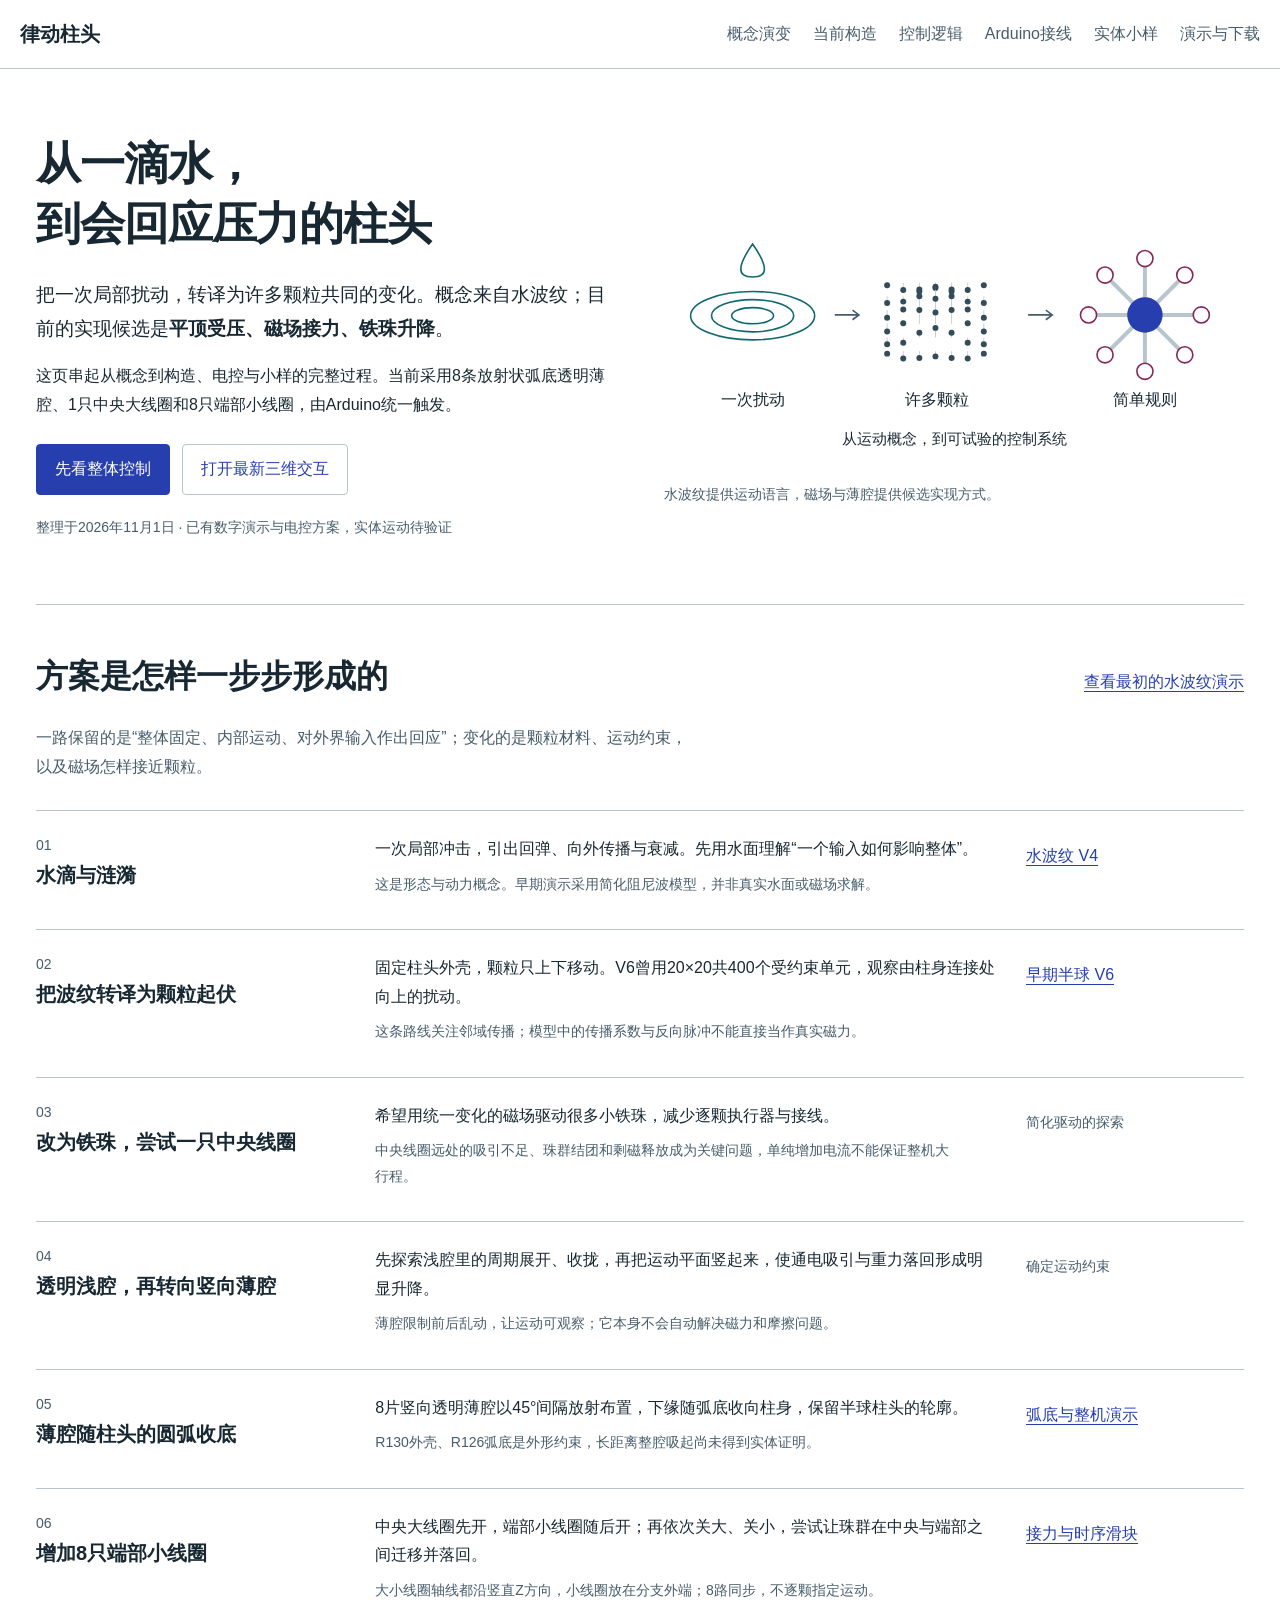
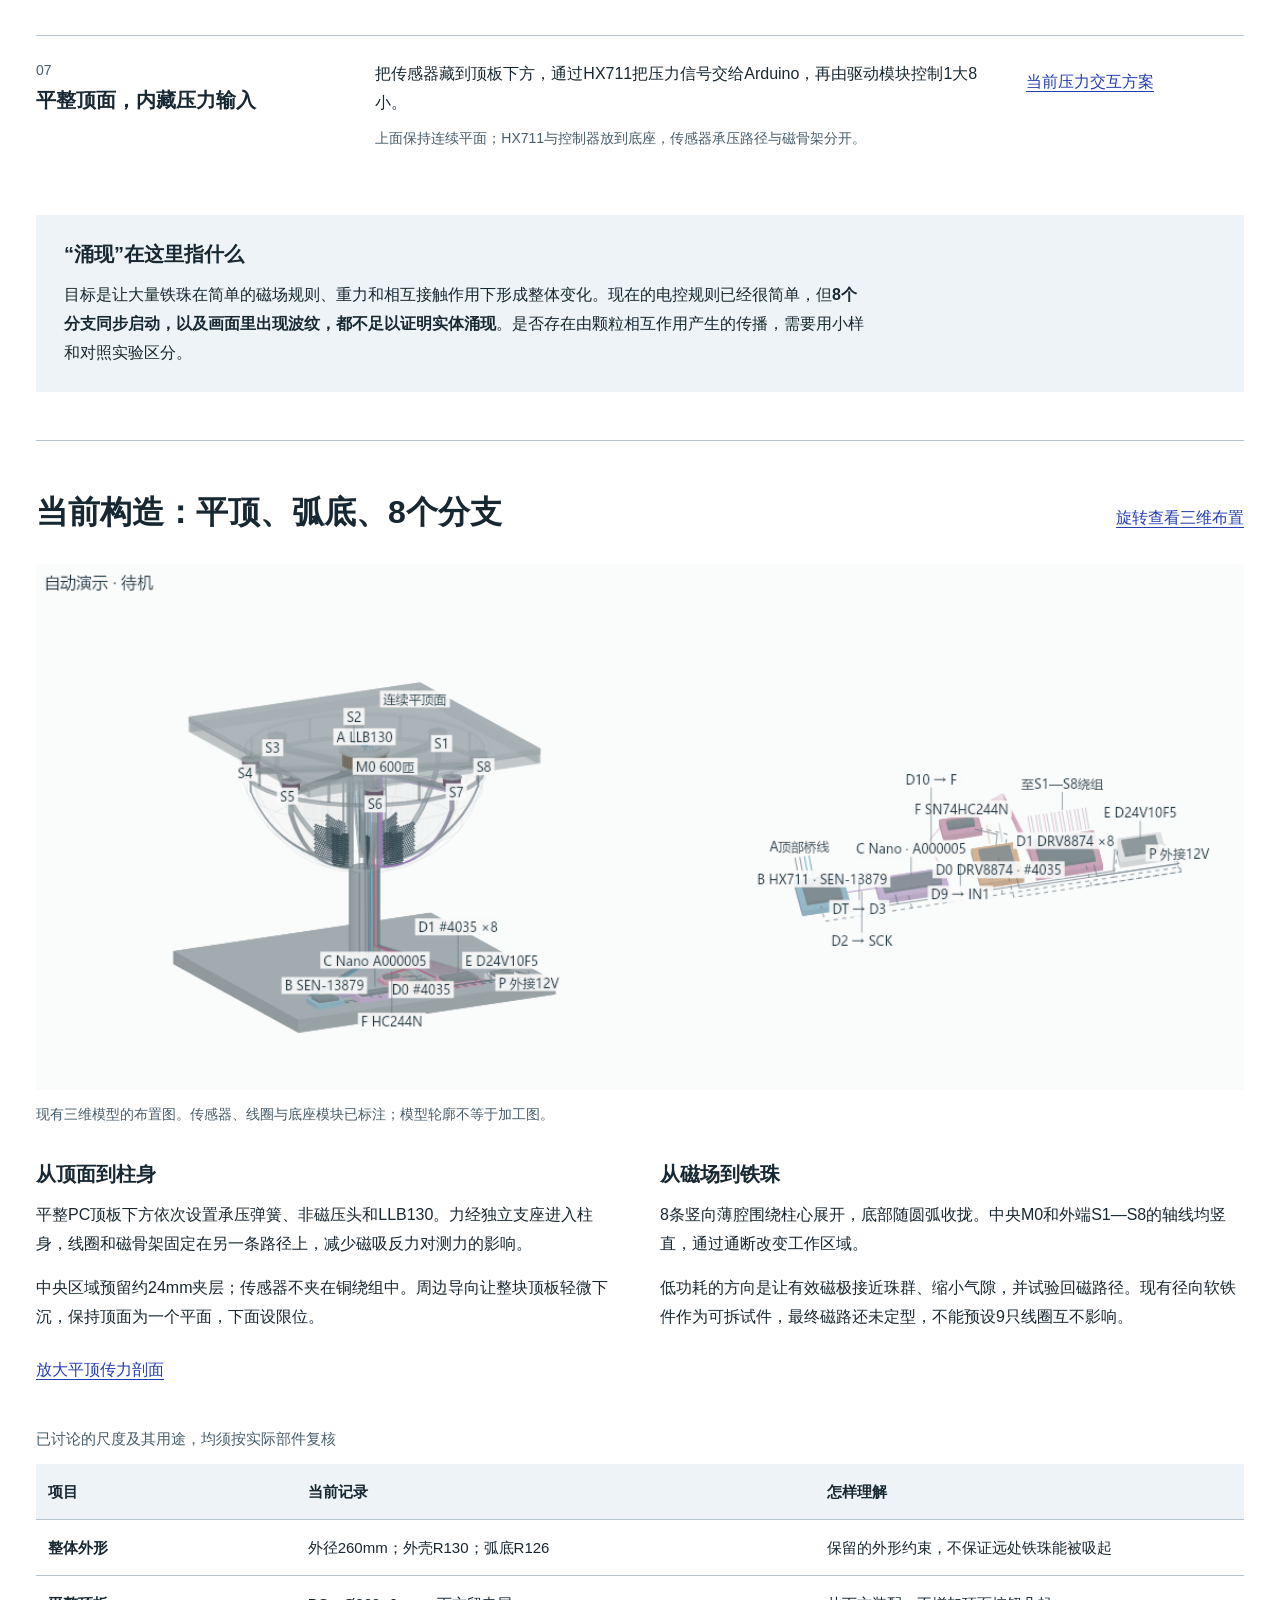
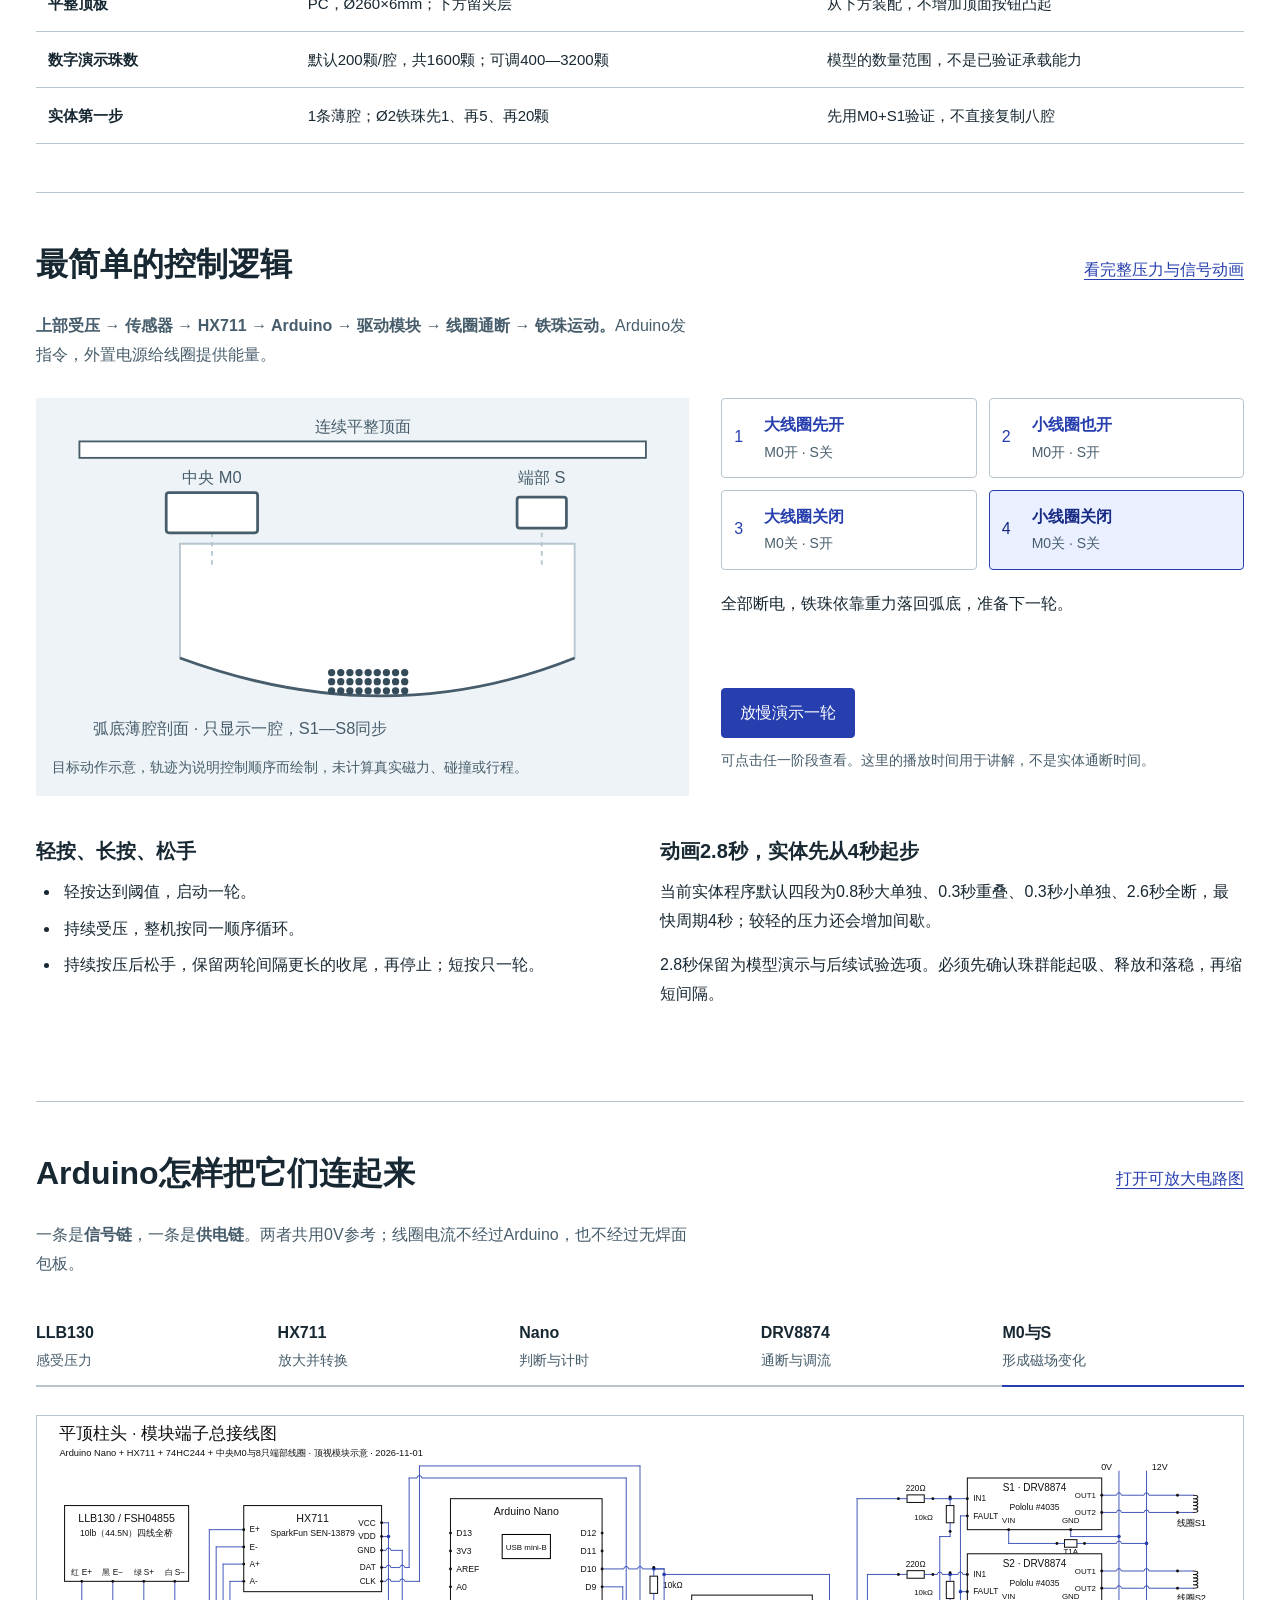
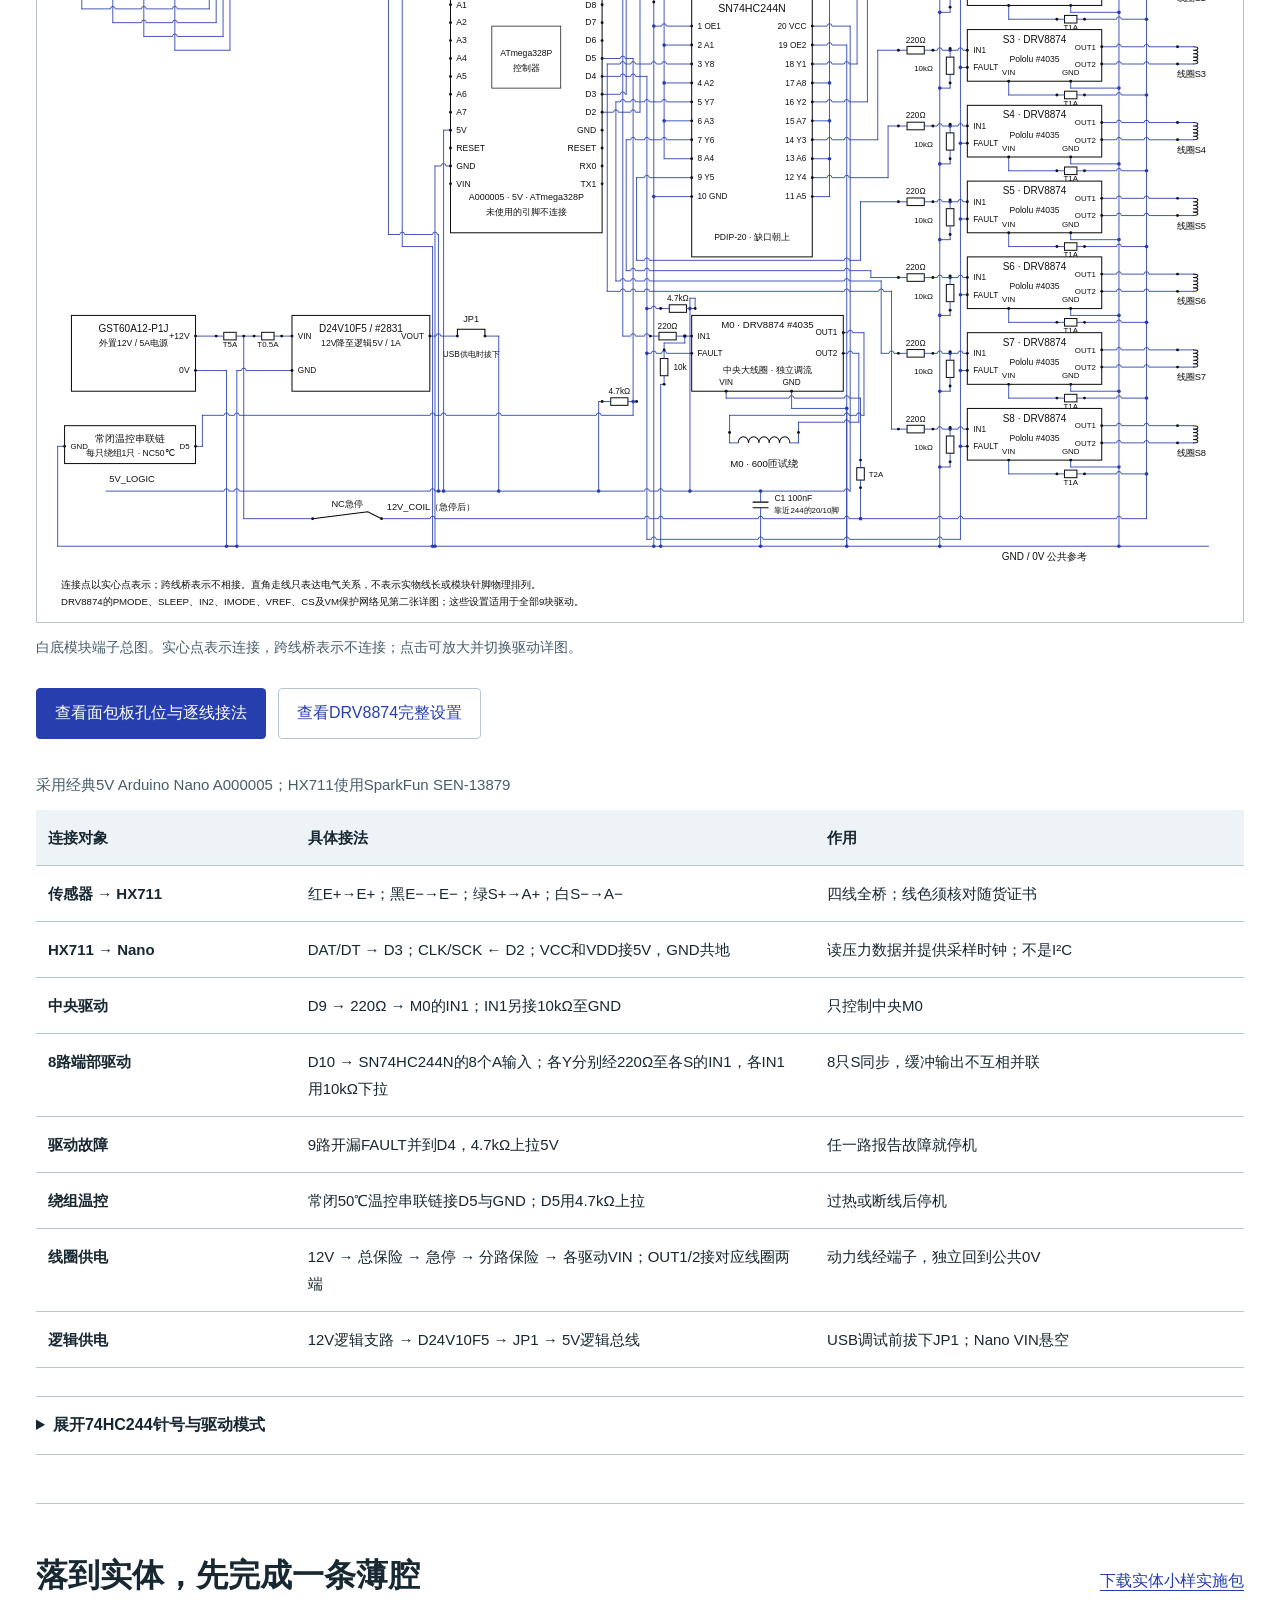
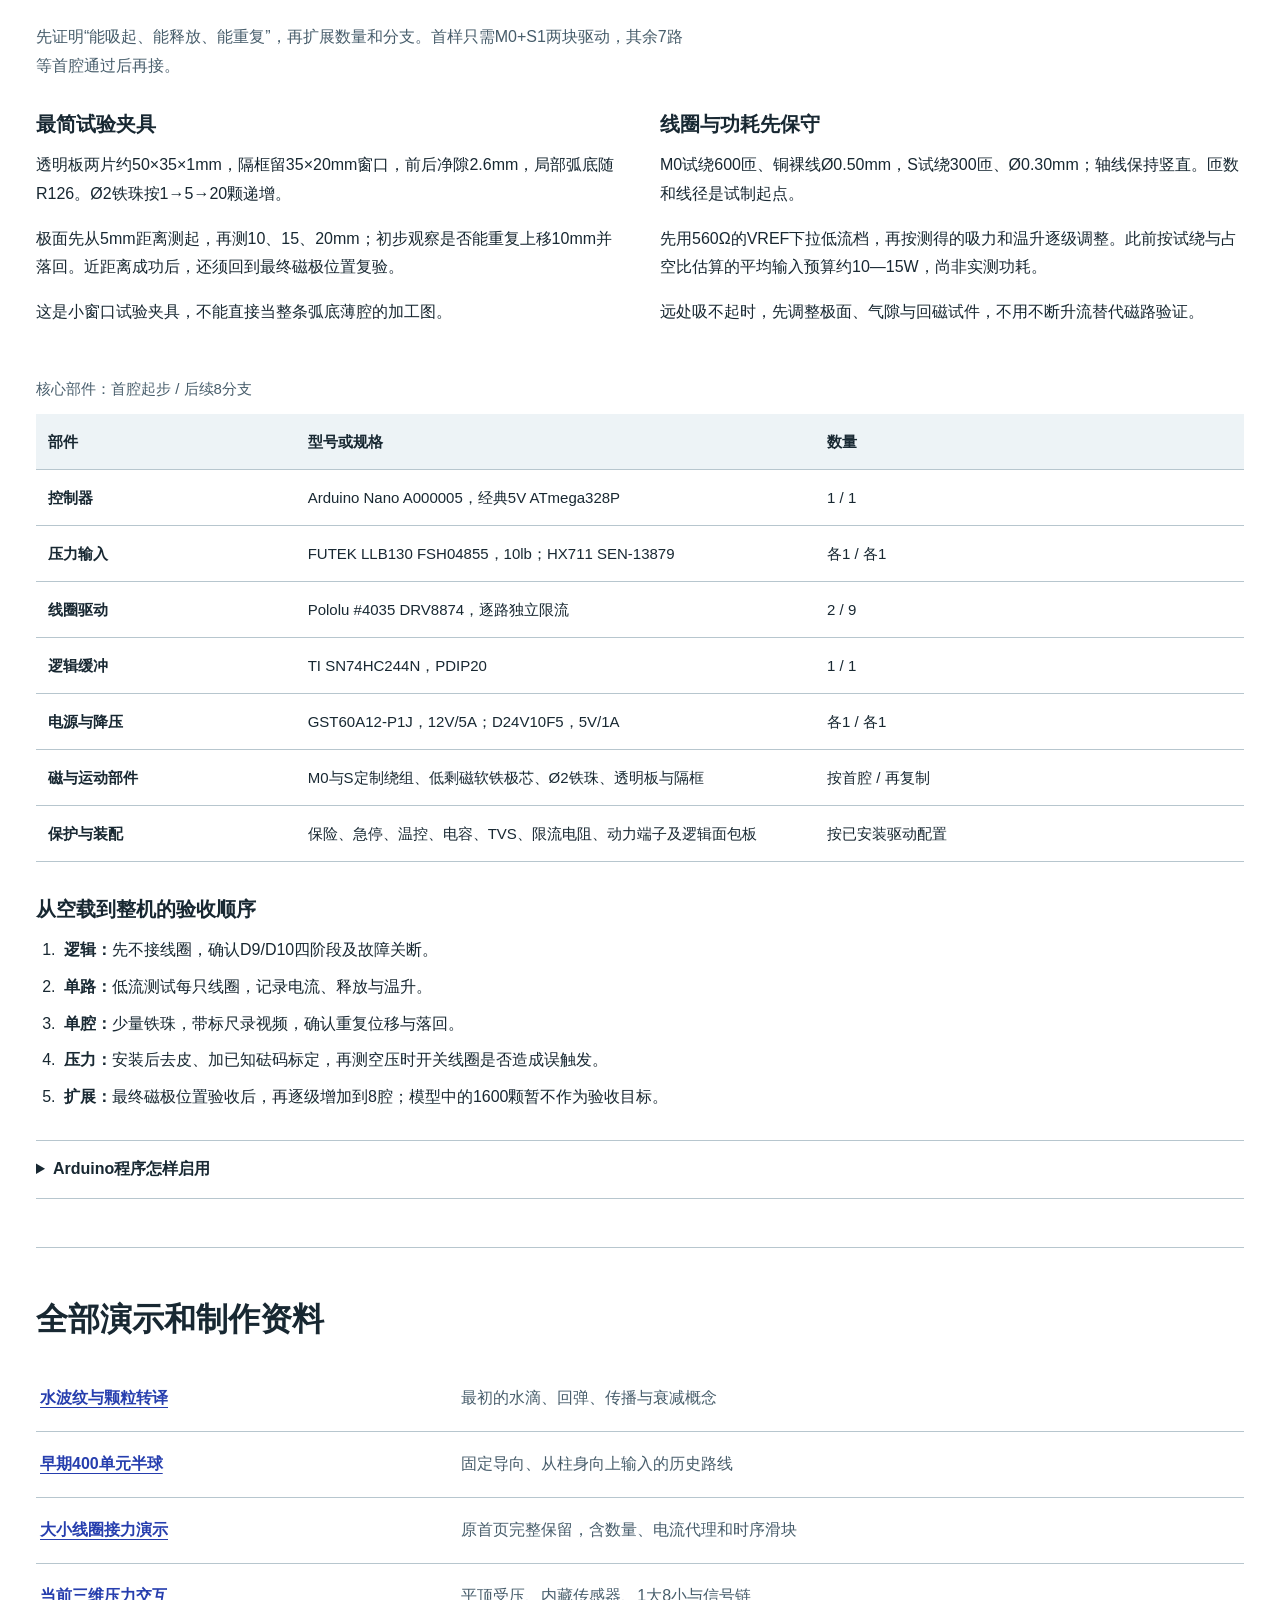
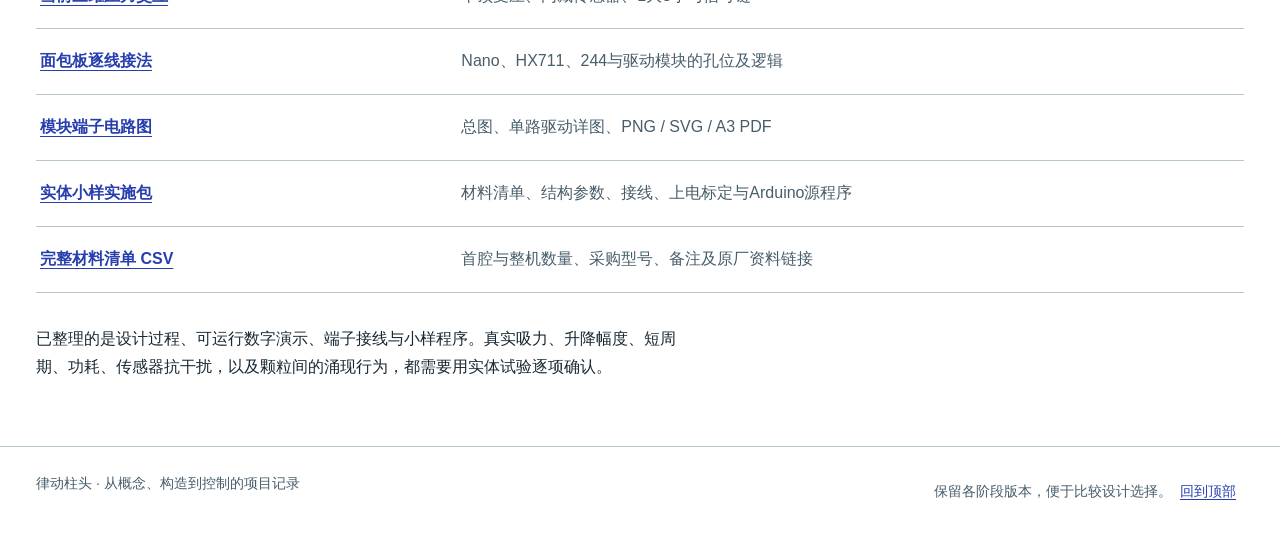
<file: index.html>
<!doctype html>
<html lang="zh-CN">
<head>
<meta charset="utf-8"><meta name="viewport" content="width=device-width,initial-scale=1">
<meta name="color-scheme" content="light">
<meta name="description" content="律动柱头项目总览：从水波纹与颗粒涌现概念，到弧底薄腔、中央与端部线圈、平顶压力交互，以及Arduino Nano与HX711的接线和实体小样。">
<title>律动柱头 · 从水波纹到压力交互</title>
<style>:root{--paper:#fff;--ink:#182832;--muted:#475d6b;--line:#b7c6ce;--wash:#edf3f6;--blue:#263eae;--blue-wash:#eaf0ff;--water:#116970;--copper:#924611;--end:#852657;--bead:#344b59;--focus:#172a84;color-scheme:light}
*{box-sizing:border-box}html{scroll-padding-top:140px}body{margin:0;background:var(--paper);color:var(--ink);font:16px/1.8 "Microsoft YaHei","PingFang SC",sans-serif}::selection{background:var(--blue-wash);color:var(--focus)}a{color:var(--blue);text-underline-offset:.23em}a:hover{text-decoration-thickness:2px}button,a,input,select{touch-action:manipulation}:focus-visible{outline:3px solid var(--focus);outline-offset:4px}.skip{position:fixed;top:8px;left:12px;z-index:20;transform:translateY(-160%);padding:12px;background:var(--paper)}.skip:focus{transform:none}
.site-header{display:flex;align-items:center;justify-content:space-between;gap:12px 32px;padding:12px max(20px,calc((100vw - 1240px)/2));border-bottom:1px solid var(--line);background:var(--paper);position:sticky;top:0;z-index:10}.brand{font-size:20px;font-weight:700;color:var(--ink);text-decoration:none;white-space:nowrap;min-height:44px;display:flex;align-items:center}nav{display:flex;flex-wrap:wrap;gap:0 22px}nav a{display:flex;align-items:center;min-height:44px;text-decoration:none;color:var(--muted)}nav a:hover{color:var(--blue);text-decoration:underline}
main{max-width:1280px;margin:auto;padding-inline:36px;min-width:0}.intro{display:grid;grid-template-columns:1fr 1fr;gap:48px;align-items:center;padding-block:64px 48px}h1{font-size:clamp(32px,3.5vw,48px);line-height:1.35;letter-spacing:-.025em;text-wrap:balance;margin:0 0 24px}p{max-width:74ch;margin:0 0 16px}.lead{font-size:19px;line-height:1.8}.actions{display:flex;flex-wrap:wrap;gap:12px;margin-block:24px 16px}.button,button{display:inline-flex;align-items:center;justify-content:center;min-height:44px;padding:10px 18px;border:1px solid var(--line);border-radius:4px;background:var(--paper);color:var(--blue);font:inherit;text-decoration:none;cursor:pointer}.primary{background:var(--blue);color:var(--paper);border-color:var(--blue)}.button:hover,button:hover{background:var(--blue-wash);color:var(--focus)}.primary:hover{background:var(--focus);color:var(--paper)}.meta,.quiet,figcaption{color:var(--muted);font-size:14px}.meta{margin-top:20px}.concept-figure{margin:0}.concept-figure img{display:block;width:100%;height:auto}.concept-figure figcaption{margin-top:10px}
.chapter{padding-block:48px;border-top:1px solid var(--line);scroll-margin-top:10px}.section-heading{display:flex;align-items:baseline;justify-content:space-between;gap:16px 28px;flex-wrap:wrap;margin-bottom:20px}.section-heading>a{min-height:44px;display:inline-flex;align-items:center}h2{font-size:clamp(24px,2.6vw,32px);line-height:1.45;margin:0;font-weight:650;text-wrap:balance}h3{font-size:20px;line-height:1.5;margin:0 0 12px;font-weight:650}.section-intro{margin:0 0 28px;color:var(--muted)}strong{font-weight:650}.evolution-list{list-style:none;counter-reset:stage;padding:0;margin:28px 0 32px}.evolution-list>li{counter-increment:stage;display:grid;grid-template-columns:minmax(180px,1fr) minmax(0,2fr) minmax(100px,.7fr);gap:28px;border-top:1px solid var(--line);padding:24px 0}.evolution-list h3::before{content:counter(stage,decimal-leading-zero);display:block;font-size:14px;font-weight:500;color:var(--muted);margin-bottom:4px;font-variant-numeric:tabular-nums}.evolution-list p{margin:0 0 8px}.evolution-list>li>a{align-self:start;min-height:44px;display:flex;align-items:center}.stage-note{color:var(--muted);padding-top:8px;font-size:14px}.emergence{padding:24px 28px;background:var(--wash)}.emergence p{margin-bottom:0;max-width:90ch}
figure{min-width:0}.wide-figure{margin:24px 0 32px}.wide-figure img{display:block;width:100%;height:auto;background:var(--wash)}figcaption{margin-top:12px}.two-column{display:grid;grid-template-columns:minmax(0,1fr) minmax(0,1fr);gap:40px;margin-block:28px}.two-column>div{min-width:0}.two-column a{display:inline-block;min-height:44px;padding-block:8px}.table-wrap{overflow-x:auto;margin-top:32px;scrollbar-color:var(--line) var(--paper);scrollbar-width:thin}table{border-collapse:collapse;width:100%;font-variant-numeric:tabular-nums;font-size:15px}caption{color:var(--muted);text-align:left;margin-bottom:12px}th,td{text-align:left;vertical-align:top;padding:14px 18px;border-bottom:1px solid var(--line);overflow-wrap:anywhere}th{font-weight:650}thead{background:var(--wash)}th:first-child{width:21%}td:nth-child(2){width:43%}th:first-child,td:first-child{padding-left:12px}
.sequence-layout{display:grid;grid-template-columns:minmax(0,1.25fr) minmax(260px,1fr);gap:32px;align-items:start}.sequence-figure{margin:0;padding:16px;background:var(--wash)}.sequence-figure svg{display:block;width:100%;height:auto;overflow:visible}.sequence-figure text{font:18px "Microsoft YaHei",sans-serif;fill:var(--muted)}.flat-top{fill:var(--paper);stroke:var(--muted);stroke-width:2}.chamber{fill:var(--paper);stroke:var(--line);stroke-width:2}.arc-floor{fill:none;stroke:var(--muted);stroke-width:3}.axes{fill:none;stroke:var(--line);stroke-dasharray:5 5;stroke-width:2}.coil{fill:var(--paper);stroke:var(--muted);stroke-width:3}.coil.big-on{fill:var(--blue);stroke:var(--blue)}.coil.small-on{fill:var(--end);stroke:var(--end)}#bead-group circle{fill:var(--bead);transition:transform .48s cubic-bezier(.16,1,.3,1)}.phase-buttons{display:grid;grid-template-columns:1fr 1fr;gap:12px}.phase-buttons button{display:grid;grid-template-columns:24px 1fr;justify-content:start;text-align:left;column-gap:6px;padding:12px}.phase-buttons button>span{grid-row:1/3;align-self:center;font-variant-numeric:tabular-nums}.phase-buttons strong{font-size:16px}.phase-buttons small{font-size:14px;color:var(--muted)}.phase-buttons button[aria-pressed=true]{border-color:var(--blue);background:var(--blue-wash);color:var(--focus)}#phase-explanation{min-height:86px;margin-block:20px 12px}.sequence-layout .quiet{margin-top:10px}.control-notes{margin-top:40px}ul,ol.validation-list{padding-left:24px;margin-block:12px 0}li{padding-left:4px}ul li,ol.validation-list li{margin-bottom:8px}
.signal-chain{list-style:none;display:flex;flex-wrap:wrap;gap:0;padding:0;margin:28px 0}.signal-chain li{flex:1;min-width:130px;border-bottom:2px solid var(--line);padding:12px 20px 12px 0}.signal-chain li:last-child{border-color:var(--blue)}.signal-chain strong,.signal-chain span{display:block}.signal-chain span{color:var(--muted);font-size:14px}.circuit-figure{margin:28px 0}.circuit-figure>a{display:block;border:1px solid var(--line)}.circuit-figure img{width:100%;height:auto;display:block}.spaced-heading{margin-top:32px}details{margin-top:28px;border-block:1px solid var(--line);padding-block:4px}summary{cursor:pointer;font-weight:650;min-height:44px;padding-block:10px}details p{margin-top:16px}pre{padding:18px;background:var(--wash);overflow:auto;font:14px/1.9 Consolas,monospace;scrollbar-color:var(--line) var(--wash)}code{overflow-wrap:anywhere}pre code{overflow-wrap:normal}
.resource-list{margin-top:24px}.resource-list>a{display:grid;grid-template-columns:1fr 2fr;gap:32px;align-items:baseline;padding:18px 4px;border-bottom:1px solid var(--line);text-decoration:none}.resource-list>a:hover{background:var(--wash)}.resource-list strong{text-decoration:underline;text-underline-offset:.25em}.resource-list span{color:var(--muted)}.closing-note{margin-top:32px}footer{max-width:1280px;margin:auto;padding:24px 36px 36px;border-top:1px solid var(--line);color:var(--muted);font-size:14px;display:flex;justify-content:space-between;gap:16px}footer p{margin:0}footer a{display:inline-block;min-height:44px;padding:8px}
@media(max-width:1000px){.site-header{align-items:flex-start;flex-direction:column;gap:0;padding:8px 24px}nav{gap:0 20px}.intro{gap:28px;padding-block:40px}.evolution-list>li{grid-template-columns:1fr 2fr}.evolution-list>li>a,.stage-note{grid-column:2}.sequence-layout{grid-template-columns:1fr}.sequence-figure svg{max-height:360px}.phase-buttons{grid-template-columns:repeat(4,minmax(0,1fr))}#phase-explanation{min-height:0}}
@media(max-width:640px){html{scroll-padding-top:170px}.site-header{position:static;padding:12px 16px}nav{gap:0 16px}nav a{font-size:14px}main{padding-inline:18px}.intro{grid-template-columns:1fr;gap:24px;padding-block:32px}.lead{font-size:18px}h1{font-size:34px}.chapter{padding-block:32px}.evolution-list>li{grid-template-columns:1fr;gap:8px;padding-block:20px}.evolution-list>li>a,.stage-note{grid-column:1}.evolution-list h3::before{display:inline-block;margin-right:10px}.emergence{padding:20px}.two-column{grid-template-columns:1fr;gap:20px}.table-wrap{margin-top:24px}table{font-size:14px}th,td{padding:12px 10px}th:first-child{width:24%}.phase-buttons{grid-template-columns:1fr 1fr}.sequence-figure{padding:8px}.section-heading{gap:8px;margin-bottom:16px}.signal-chain li{min-width:110px}.resource-list>a{grid-template-columns:1fr;gap:4px;padding-block:16px}footer{padding:20px 18px;flex-direction:column;gap:8px}.actions{gap:10px}.actions .button{width:100%}}
@media(prefers-reduced-motion:reduce){#bead-group circle{transition:none}}
</style>
</head>
<body>
<a class="skip" href="#content">跳到正文</a>
<header class="site-header">
<a class="brand" href="./" aria-label="律动柱头首页">律动柱头</a>
<nav aria-label="本页目录"><a href="#evolution">概念演变</a><a href="#structure">当前构造</a><a href="#control">控制逻辑</a><a href="#wiring">Arduino接线</a><a href="#prototype">实体小样</a><a href="#downloads">演示与下载</a></nav>
</header>
<main id="content">
<section class="intro" aria-labelledby="page-title">
<div><h1 id="page-title">从一滴水，<br>到会回应压力的柱头</h1>
<p class="lead">把一次局部扰动，转译为许多颗粒共同的变化。概念来自水波纹；目前的实现候选是<strong>平顶受压、磁场接力、铁珠升降</strong>。</p>
<p>这页串起从概念到构造、电控与小样的完整过程。当前采用8条放射状弧底透明薄腔、1只中央大线圈和8只端部小线圈，由Arduino统一触发。</p>
<div class="actions"><a class="button primary" href="#control">先看整体控制</a><a class="button" href="press-interaction.html">打开最新三维交互</a></div>
<p class="meta">整理于2026年11月1日 · 已有数字演示与电控方案，实体运动待验证</p></div>
<figure class="concept-figure"><img src="assets/overview/concept.svg" width="720" height="360" alt="水滴扰动产生同心波纹，转译为颗粒高度起伏，再转译为中央与8个端部线圈的控制。"><figcaption>水波纹提供运动语言，磁场与薄腔提供候选实现方式。</figcaption></figure>
</section>

<section id="evolution" class="chapter" aria-labelledby="evolution-title">
<div class="section-heading"><h2 id="evolution-title">方案是怎样一步步形成的</h2><a href="archive/ripple-v4.html">查看最初的水波纹演示</a></div>
<p class="section-intro">一路保留的是“整体固定、内部运动、对外界输入作出回应”；变化的是颗粒材料、运动约束，以及磁场怎样接近颗粒。</p>
<ol class="evolution-list">
<li><h3>水滴与涟漪</h3><div><p>一次局部冲击，引出回弹、向外传播与衰减。先用水面理解“一个输入如何影响整体”。</p><p class="quiet">这是形态与动力概念。早期演示采用简化阻尼波模型，并非真实水面或磁场求解。</p></div><a href="archive/ripple-v4.html">水波纹 V4</a></li>
<li><h3>把波纹转译为颗粒起伏</h3><div><p>固定柱头外壳，颗粒只上下移动。V6曾用20×20共400个受约束单元，观察由柱身连接处向上的扰动。</p><p class="quiet">这条路线关注邻域传播；模型中的传播系数与反向脉冲不能直接当作真实磁力。</p></div><a href="v6-bottom-up.html">早期半球 V6</a></li>
<li><h3>改为铁珠，尝试一只中央线圈</h3><div><p>希望用统一变化的磁场驱动很多小铁珠，减少逐颗执行器与接线。</p><p class="quiet">中央线圈远处的吸引不足、珠群结团和剩磁释放成为关键问题，单纯增加电流不能保证整机大行程。</p></div><span class="stage-note">简化驱动的探索</span></li>
<li><h3>透明浅腔，再转向竖向薄腔</h3><div><p>先探索浅腔里的周期展开、收拢，再把运动平面竖起来，使通电吸引与重力落回形成明显升降。</p><p class="quiet">薄腔限制前后乱动，让运动可观察；它本身不会自动解决磁力和摩擦问题。</p></div><span class="stage-note">确定运动约束</span></li>
<li><h3>薄腔随柱头的圆弧收底</h3><div><p>8片竖向透明薄腔以45°间隔放射布置，下缘随弧底收向柱身，保留半球柱头的轮廓。</p><p class="quiet">R130外壳、R126弧底是外形约束，长距离整腔吸起尚未得到实体证明。</p></div><a href="relay.html">弧底与整机演示</a></li>
<li><h3>增加8只端部小线圈</h3><div><p>中央大线圈先开，端部小线圈随后开；再依次关大、关小，尝试让珠群在中央与端部之间迁移并落回。</p><p class="quiet">大小线圈轴线都沿竖直Z方向，小线圈放在分支外端；8路同步，不逐颗指定运动。</p></div><a href="relay.html">接力与时序滑块</a></li>
<li><h3>平整顶面，内藏压力输入</h3><div><p>把传感器藏到顶板下方，通过HX711把压力信号交给Arduino，再由驱动模块控制1大8小。</p><p class="quiet">上面保持连续平面；HX711与控制器放到底座，传感器承压路径与磁骨架分开。</p></div><a href="press-interaction.html">当前压力交互方案</a></li>
</ol>
<div class="emergence"><h3>“涌现”在这里指什么</h3><p>目标是让大量铁珠在简单的磁场规则、重力和相互接触作用下形成整体变化。现在的电控规则已经很简单，但<strong>8个分支同步启动，以及画面里出现波纹，都不足以证明实体涌现</strong>。是否存在由颗粒相互作用产生的传播，需要用小样和对照实验区分。</p></div>
</section>

<section id="structure" class="chapter" aria-labelledby="structure-title">
<div class="section-heading"><h2 id="structure-title">当前构造：平顶、弧底、8个分支</h2><a href="press-interaction.html">旋转查看三维布置</a></div>
<figure class="wide-figure"><img src="assets/overview/assembly.png" width="1140" height="496" loading="lazy" alt="现有三维数字模型：平顶下藏LLB130，中央M0与8只端部小线圈分布在柱头内；HX711、Nano、缓冲器和驱动模块放在底座。"><figcaption>现有三维模型的布置图。传感器、线圈与底座模块已标注；模型轮廓不等于加工图。</figcaption></figure>
<div class="two-column">
<div><h3>从顶面到柱身</h3><p>平整PC顶板下方依次设置承压弹簧、非磁压头和LLB130。力经独立支座进入柱身，线圈和磁骨架固定在另一条路径上，减少磁吸反力对测力的影响。</p><p>中央区域预留约24mm夹层；传感器不夹在铜绕组中。周边导向让整块顶板轻微下沉，保持顶面为一个平面，下面设限位。</p><a href="assets/overview/flat-top-section.svg">放大平顶传力剖面</a></div>
<div><h3>从磁场到铁珠</h3><p>8条竖向薄腔围绕柱心展开，底部随圆弧收拢。中央M0和外端S1—S8的轴线均竖直，通过通断改变工作区域。</p><p>低功耗的方向是让有效磁极接近珠群、缩小气隙，并试验回磁路径。现有径向软铁件作为可拆试件，最终磁路还未定型，不能预设9只线圈互不影响。</p></div>
</div>
<div class="table-wrap" role="region" aria-label="外形与小样参数表，可横向滚动" tabindex="0"><table>
<caption>已讨论的尺度及其用途，均须按实际部件复核</caption><thead><tr><th scope="col">项目</th><th scope="col">当前记录</th><th scope="col">怎样理解</th></tr></thead><tbody>
<tr><th scope="row">整体外形</th><td>外径260mm；外壳R130；弧底R126</td><td>保留的外形约束，不保证远处铁珠能被吸起</td></tr>
<tr><th scope="row">平整顶板</th><td>PC，Ø260×6mm；下方留夹层</td><td>从下方装配，不增加顶面按钮凸起</td></tr>
<tr><th scope="row">数字演示珠数</th><td>默认200颗/腔，共1600颗；可调400—3200颗</td><td>模型的数量范围，不是已验证承载能力</td></tr>
<tr><th scope="row">实体第一步</th><td>1条薄腔；Ø2铁珠先1、再5、再20颗</td><td>先用M0+S1验证，不直接复制八腔</td></tr>
</tbody></table></div>
</section>

<section id="control" class="chapter" aria-labelledby="control-title">
<div class="section-heading"><h2 id="control-title">最简单的控制逻辑</h2><a href="press-interaction.html">看完整压力与信号动画</a></div>
<p class="section-intro"><strong>上部受压 → 传感器 → HX711 → Arduino → 驱动模块 → 线圈通断 → 铁珠运动。</strong>Arduino发指令，外置电源给线圈提供能量。</p>
<div class="sequence-layout">
<figure class="sequence-figure">
<svg id="sequence-diagram" viewBox="0 0 680 360" role="img" aria-labelledby="sequence-title sequence-desc">
<title id="sequence-title">一条薄腔的接力动作示意</title><desc id="sequence-desc">中央M0与端部S先后通断，铁珠以概念轨迹展示中央吸引、端部保持和重力落回。8只S同步，这里只展示其中一腔。</desc>
<rect x="30" y="30" width="620" height="18" class="flat-top"/><text x="340" y="20" text-anchor="middle">连续平整顶面</text>
<path d="M140 142 H572 V267 Q365 350 140 267Z" class="chamber"/>
<path d="M140 267 Q365 350 572 267" class="arc-floor"/>
<path d="M175 90 V166 M536 90 V166" class="axes"/>
<rect id="m0-coil" x="125" y="86" width="100" height="44" rx="3" class="coil"/>
<rect id="s-coil" x="509" y="91" width="54" height="34" rx="3" class="coil"/>
<text x="175" y="75" text-anchor="middle">中央 M0</text><text x="536" y="75" text-anchor="middle">端部 S</text>
<g id="bead-group"><circle cx="0" cy="0" r="4" transform="translate(306 283)"/><circle cx="0" cy="0" r="4" transform="translate(316 283)"/><circle cx="0" cy="0" r="4" transform="translate(326 283)"/><circle cx="0" cy="0" r="4" transform="translate(336 283)"/><circle cx="0" cy="0" r="4" transform="translate(346 283)"/><circle cx="0" cy="0" r="4" transform="translate(356 283)"/><circle cx="0" cy="0" r="4" transform="translate(366 283)"/><circle cx="0" cy="0" r="4" transform="translate(376 283)"/><circle cx="0" cy="0" r="4" transform="translate(386 283)"/><circle cx="0" cy="0" r="4" transform="translate(306 293)"/><circle cx="0" cy="0" r="4" transform="translate(316 293)"/><circle cx="0" cy="0" r="4" transform="translate(326 293)"/><circle cx="0" cy="0" r="4" transform="translate(336 293)"/><circle cx="0" cy="0" r="4" transform="translate(346 293)"/><circle cx="0" cy="0" r="4" transform="translate(356 293)"/><circle cx="0" cy="0" r="4" transform="translate(366 293)"/><circle cx="0" cy="0" r="4" transform="translate(376 293)"/><circle cx="0" cy="0" r="4" transform="translate(386 293)"/><circle cx="0" cy="0" r="4" transform="translate(306 303)"/><circle cx="0" cy="0" r="4" transform="translate(316 303)"/><circle cx="0" cy="0" r="4" transform="translate(326 303)"/><circle cx="0" cy="0" r="4" transform="translate(336 303)"/><circle cx="0" cy="0" r="4" transform="translate(346 303)"/><circle cx="0" cy="0" r="4" transform="translate(356 303)"/><circle cx="0" cy="0" r="4" transform="translate(366 303)"/><circle cx="0" cy="0" r="4" transform="translate(376 303)"/><circle cx="0" cy="0" r="4" transform="translate(386 303)"/></g>
<text x="45" y="350">弧底薄腔剖面 · 只显示一腔，S1—S8同步</text>
</svg>
<figcaption>目标动作示意，轨迹为说明控制顺序而绘制，未计算真实磁力、碰撞或行程。</figcaption>
</figure>
<div><div class="phase-buttons" role="group" aria-label="逐步查看线圈状态">
<button type="button" data-phase="0" aria-pressed="false"><span>1</span><strong>大线圈先开</strong><small>M0开 · S关</small></button>
<button type="button" data-phase="1" aria-pressed="false"><span>2</span><strong>小线圈也开</strong><small>M0开 · S开</small></button>
<button type="button" data-phase="2" aria-pressed="false"><span>3</span><strong>大线圈关闭</strong><small>M0关 · S开</small></button>
<button type="button" data-phase="3" aria-pressed="true"><span>4</span><strong>小线圈关闭</strong><small>M0关 · S关</small></button>
</div>
<p id="phase-explanation" role="status">全部断电，铁珠依靠重力落回弧底，准备下一轮。</p>
<button type="button" id="play-sequence" class="primary">放慢演示一轮</button><p class="quiet">可点击任一阶段查看。这里的播放时间用于讲解，不是实体通断时间。</p></div>
</div>
<div class="two-column control-notes"><div><h3>轻按、长按、松手</h3><ul><li>轻按达到阈值，启动一轮。</li><li>持续受压，整机按同一顺序循环。</li><li>持续按压后松手，保留两轮间隔更长的收尾，再停止；短按只一轮。</li></ul></div><div><h3>动画2.8秒，实体先从4秒起步</h3><p>当前实体程序默认四段为0.8秒大单独、0.3秒重叠、0.3秒小单独、2.6秒全断，最快周期4秒；较轻的压力还会增加间歇。</p><p>2.8秒保留为模型演示与后续试验选项。必须先确认珠群能起吸、释放和落稳，再缩短间隔。</p></div></div>
</section>

<section id="wiring" class="chapter" aria-labelledby="wiring-title">
<div class="section-heading"><h2 id="wiring-title">Arduino怎样把它们连起来</h2><a href="circuit-diagram.html">打开可放大电路图</a></div>
<p class="section-intro">一条是<strong>信号链</strong>，一条是<strong>供电链</strong>。两者共用0V参考；线圈电流不经过Arduino，也不经过无焊面包板。</p>
<ol class="signal-chain" aria-label="信号经过的模块"><li><strong>LLB130</strong><span>感受压力</span></li><li><strong>HX711</strong><span>放大并转换</span></li><li><strong>Nano</strong><span>判断与计时</span></li><li><strong>DRV8874</strong><span>通断与调流</span></li><li><strong>M0与S</strong><span>形成磁场变化</span></li></ol>
<figure class="circuit-figure"><a href="circuit-diagram.html" aria-label="打开可放大的完整模块端子电路图"><img src="assets/circuit-diagram/system.svg" width="3500" height="2340" loading="lazy" alt="Nano居中，左侧LLB130与HX711，右侧74HC244和8路DRV8874，下方中央驱动、12V电源、5V降压及温控保护。详细针脚见接线表。"></a><figcaption>白底模块端子总图。实心点表示连接，跨线桥表示不连接；点击可放大并切换驱动详图。</figcaption></figure>
<div class="actions"><a class="button primary" href="breadboard-wiring.html?view=board&amp;step=adc&amp;wire=dat">查看面包板孔位与逐线接法</a><a class="button" href="circuit-diagram.html?sheet=driver">查看DRV8874完整设置</a></div>
<div class="table-wrap" role="region" aria-label="Arduino主要接线表，可横向滚动" tabindex="0"><table>
<caption>采用经典5V Arduino Nano A000005；HX711使用SparkFun SEN-13879</caption><thead><tr><th scope="col">连接对象</th><th scope="col">具体接法</th><th scope="col">作用</th></tr></thead><tbody>
<tr><th scope="row">传感器 → HX711</th><td>红E+→E+；黑E−→E−；绿S+→A+；白S−→A−</td><td>四线全桥；线色须核对随货证书</td></tr>
<tr><th scope="row">HX711 → Nano</th><td>DAT/DT → D3；CLK/SCK ← D2；VCC和VDD接5V，GND共地</td><td>读压力数据并提供采样时钟；不是I²C</td></tr>
<tr><th scope="row">中央驱动</th><td>D9 → 220Ω → M0的IN1；IN1另接10kΩ至GND</td><td>只控制中央M0</td></tr>
<tr><th scope="row">8路端部驱动</th><td>D10 → SN74HC244N的8个A输入；各Y分别经220Ω至各S的IN1，各IN1用10kΩ下拉</td><td>8只S同步，缓冲输出不互相并联</td></tr>
<tr><th scope="row">驱动故障</th><td>9路开漏FAULT并到D4，4.7kΩ上拉5V</td><td>任一路报告故障就停机</td></tr>
<tr><th scope="row">绕组温控</th><td>常闭50℃温控串联链接D5与GND；D5用4.7kΩ上拉</td><td>过热或断线后停机</td></tr>
<tr><th scope="row">线圈供电</th><td>12V → 总保险 → 急停 → 分路保险 → 各驱动VIN；OUT1/2接对应线圈两端</td><td>动力线经端子，独立回到公共0V</td></tr>
<tr><th scope="row">逻辑供电</th><td>12V逻辑支路 → D24V10F5 → JP1 → 5V逻辑总线</td><td>USB调试前拔下JP1；Nano VIN悬空</td></tr>
</tbody></table></div>
<details><summary>展开74HC244针号与驱动模式</summary><p>244的20脚接5V，10脚GND，1和19脚OE接GND；20与10脚就近接100nF。D10同时接2、4、6、8、11、13、15、17脚；18、16、14、12、9、7、5、3脚分别输出到S1—S8。D10总线另加10kΩ下拉。</p><p>每块DRV8874 #4035：PMODE和SLEEP接5V；PH/IN2、IMODE直接接GND。保留CS原板2.49kΩ；VREF另接Rd至GND，首次统一560Ω。VM侧就近配置470µF/35V、100nF和SMCJ18A。完整接法与后续限流档见驱动详图，不能只接IN1、VIN就通电。</p></details>
</section>

<section id="prototype" class="chapter" aria-labelledby="prototype-title">
<div class="section-heading"><h2 id="prototype-title">落到实体，先完成一条薄腔</h2><a href="downloads/capital-prototype.zip" download>下载实体小样实施包</a></div>
<p class="section-intro">先证明“能吸起、能释放、能重复”，再扩展数量和分支。首样只需M0+S1两块驱动，其余7路等首腔通过后再接。</p>
<div class="two-column"><div><h3>最简试验夹具</h3><p>透明板两片约50×35×1mm，隔框留35×20mm窗口，前后净隙2.6mm，局部弧底随R126。Ø2铁珠按1→5→20颗递增。</p><p>极面先从5mm距离测起，再测10、15、20mm；初步观察是否能重复上移10mm并落回。近距离成功后，还须回到最终磁极位置复验。</p><p>这是小窗口试验夹具，不能直接当整条弧底薄腔的加工图。</p></div><div><h3>线圈与功耗先保守</h3><p>M0试绕600匝、铜裸线Ø0.50mm，S试绕300匝、Ø0.30mm；轴线保持竖直。匝数和线径是试制起点。</p><p>先用560Ω的VREF下拉低流档，再按测得的吸力和温升逐级调整。此前按试绕与占空比估算的平均输入预算约10—15W，尚非实测功耗。</p><p>远处吸不起时，先调整极面、气隙与回磁试件，不用不断升流替代磁路验证。</p></div></div>
<div class="table-wrap" role="region" aria-label="核心材料表，可横向滚动" tabindex="0"><table>
<caption>核心部件：首腔起步 / 后续8分支</caption><thead><tr><th scope="col">部件</th><th scope="col">型号或规格</th><th scope="col">数量</th></tr></thead><tbody>
<tr><th scope="row">控制器</th><td>Arduino Nano A000005，经典5V ATmega328P</td><td>1 / 1</td></tr>
<tr><th scope="row">压力输入</th><td>FUTEK LLB130 FSH04855，10lb；HX711 SEN-13879</td><td>各1 / 各1</td></tr>
<tr><th scope="row">线圈驱动</th><td>Pololu #4035 DRV8874，逐路独立限流</td><td>2 / 9</td></tr>
<tr><th scope="row">逻辑缓冲</th><td>TI SN74HC244N，PDIP20</td><td>1 / 1</td></tr>
<tr><th scope="row">电源与降压</th><td>GST60A12-P1J，12V/5A；D24V10F5，5V/1A</td><td>各1 / 各1</td></tr>
<tr><th scope="row">磁与运动部件</th><td>M0与S定制绕组、低剩磁软铁极芯、Ø2铁珠、透明板与隔框</td><td>按首腔 / 再复制</td></tr>
<tr><th scope="row">保护与装配</th><td>保险、急停、温控、电容、TVS、限流电阻、动力端子及逻辑面包板</td><td>按已安装驱动配置</td></tr>
</tbody></table></div>
<h3 class="spaced-heading">从空载到整机的验收顺序</h3>
<ol class="validation-list"><li><strong>逻辑：</strong>先不接线圈，确认D9/D10四阶段及故障关断。</li><li><strong>单路：</strong>低流测试每只线圈，记录电流、释放与温升。</li><li><strong>单腔：</strong>少量铁珠，带标尺录视频，确认重复位移与落回。</li><li><strong>压力：</strong>安装后去皮、加已知砝码标定，再测空压时开关线圈是否造成误触发。</li><li><strong>扩展：</strong>最终磁极位置验收后，再逐级增加到8腔；模型中的1600颗暂不作为验收目标。</li></ol>
<details><summary>Arduino程序怎样启用</summary><p>程序下载包内含<code>CapitalPrototype.ino</code>与两个头文件，无第三方HX711库依赖。串口115200，先完成基准和砝码标定，再手动启用；没有连接或烧录到实体Arduino。</p><pre><code>t                 // 在正常顶板静载下记录基准
k 4.903325        // 已增加0.5kg砝码，求标定比例
p 1.2 0.5         // 增压启动/释放阈值，单位N
r 4000            // 最快周期4秒，首轮默认
a                 // 移去砝码、回到基准后启用
x                 // 立即停止</code></pre><p>首次低流、传感器标定和保护检测步骤见实施包。Arduino只给HIGH/LOW指令；真实安培值由驱动硬件设置。压力、数据超时或硬件故障异常时，程序关闭输出并锁存。</p></details>
</section>

<section id="downloads" class="chapter" aria-labelledby="downloads-title">
<h2 id="downloads-title">全部演示和制作资料</h2>
<div class="resource-list">
<a href="archive/ripple-v4.html"><strong>水波纹与颗粒转译</strong><span>最初的水滴、回弹、传播与衰减概念</span></a>
<a href="v6-bottom-up.html"><strong>早期400单元半球</strong><span>固定导向、从柱身向上输入的历史路线</span></a>
<a href="relay.html"><strong>大小线圈接力演示</strong><span>原首页完整保留，含数量、电流代理和时序滑块</span></a>
<a href="press-interaction.html"><strong>当前三维压力交互</strong><span>平顶受压、内藏传感器、1大8小与信号链</span></a>
<a href="breadboard-wiring.html?view=board&amp;step=adc&amp;wire=dat"><strong>面包板逐线接法</strong><span>Nano、HX711、244与驱动模块的孔位及逻辑</span></a>
<a href="circuit-diagram.html"><strong>模块端子电路图</strong><span>总图、单路驱动详图、PNG / SVG / A3 PDF</span></a>
<a href="downloads/capital-prototype.zip" download><strong>实体小样实施包</strong><span>材料清单、结构参数、接线、上电标定与Arduino源程序</span></a>
<a href="downloads/materials.csv" download><strong>完整材料清单 CSV</strong><span>首腔与整机数量、采购型号、备注及原厂资料链接</span></a>
</div>
<p class="closing-note">已整理的是设计过程、可运行数字演示、端子接线与小样程序。真实吸力、升降幅度、短周期、功耗、传感器抗干扰，以及颗粒间的涌现行为，都需要用实体试验逐项确认。</p>
</section>
</main>
<footer><p>律动柱头 · 从概念、构造到控制的项目记录</p><p>保留各阶段版本，便于比较设计选择。<a href="#page-title">回到顶部</a></p></footer>
<script>(()=>{'use strict';
const explanations=[
 '中央M0先通电，目标是把铁珠从弧底吸向中央工作区。端部S暂时关闭。',
 'M0继续开，8只端部S同时开启，形成短暂重叠，尝试把吸引区域交接到端部。',
 'M0关闭，只有端部S继续开，目标是让珠群向外端迁移、短暂停留。',
 '全部断电，铁珠依靠重力落回弧底，准备下一轮。'];
const centers=[[238,183],[340,175],[494,183],[346,283]],buttons=[...document.querySelectorAll('[data-phase]')],beads=[...document.querySelectorAll('#bead-group circle')];
const play=document.getElementById('play-sequence'),note=document.getElementById('phase-explanation');
let timer=null,phase=3,playing=false;
function stop(){if(timer!==null)clearTimeout(timer);timer=null;playing=false;play.textContent='放慢演示一轮';play.setAttribute('aria-pressed','false');}
function show(n){phase=n;buttons.forEach(b=>b.setAttribute('aria-pressed',String(Number(b.dataset.phase)===n)));
 document.getElementById('m0-coil').classList.toggle('big-on',n<2);document.getElementById('s-coil').classList.toggle('small-on',n===1||n===2);
 const [cx,cy]=centers[n];beads.forEach((b,i)=>{const col=i%9,row=Math.floor(i/9),x=cx+(col-4)*10,y=cy+row*10;b.setAttribute('transform',`translate(${x} ${y})`);});
 note.textContent=explanations[n];document.getElementById('sequence-diagram').dataset.phase=String(n);}
buttons.forEach(b=>b.addEventListener('click',()=>{stop();show(Number(b.dataset.phase));}));
play.addEventListener('click',()=>{if(playing){stop();return;}playing=true;play.textContent='暂停演示';play.setAttribute('aria-pressed','true');show(0);
 const advance=()=>{if(!playing)return;if(phase<3){show(phase+1);timer=setTimeout(advance,1200);}else stop();};timer=setTimeout(advance,1200);});
document.addEventListener('visibilitychange',()=>{if(document.hidden)stop();});
show(3);play.setAttribute('aria-pressed','false');
})();
</script>
</body></html>
</file>
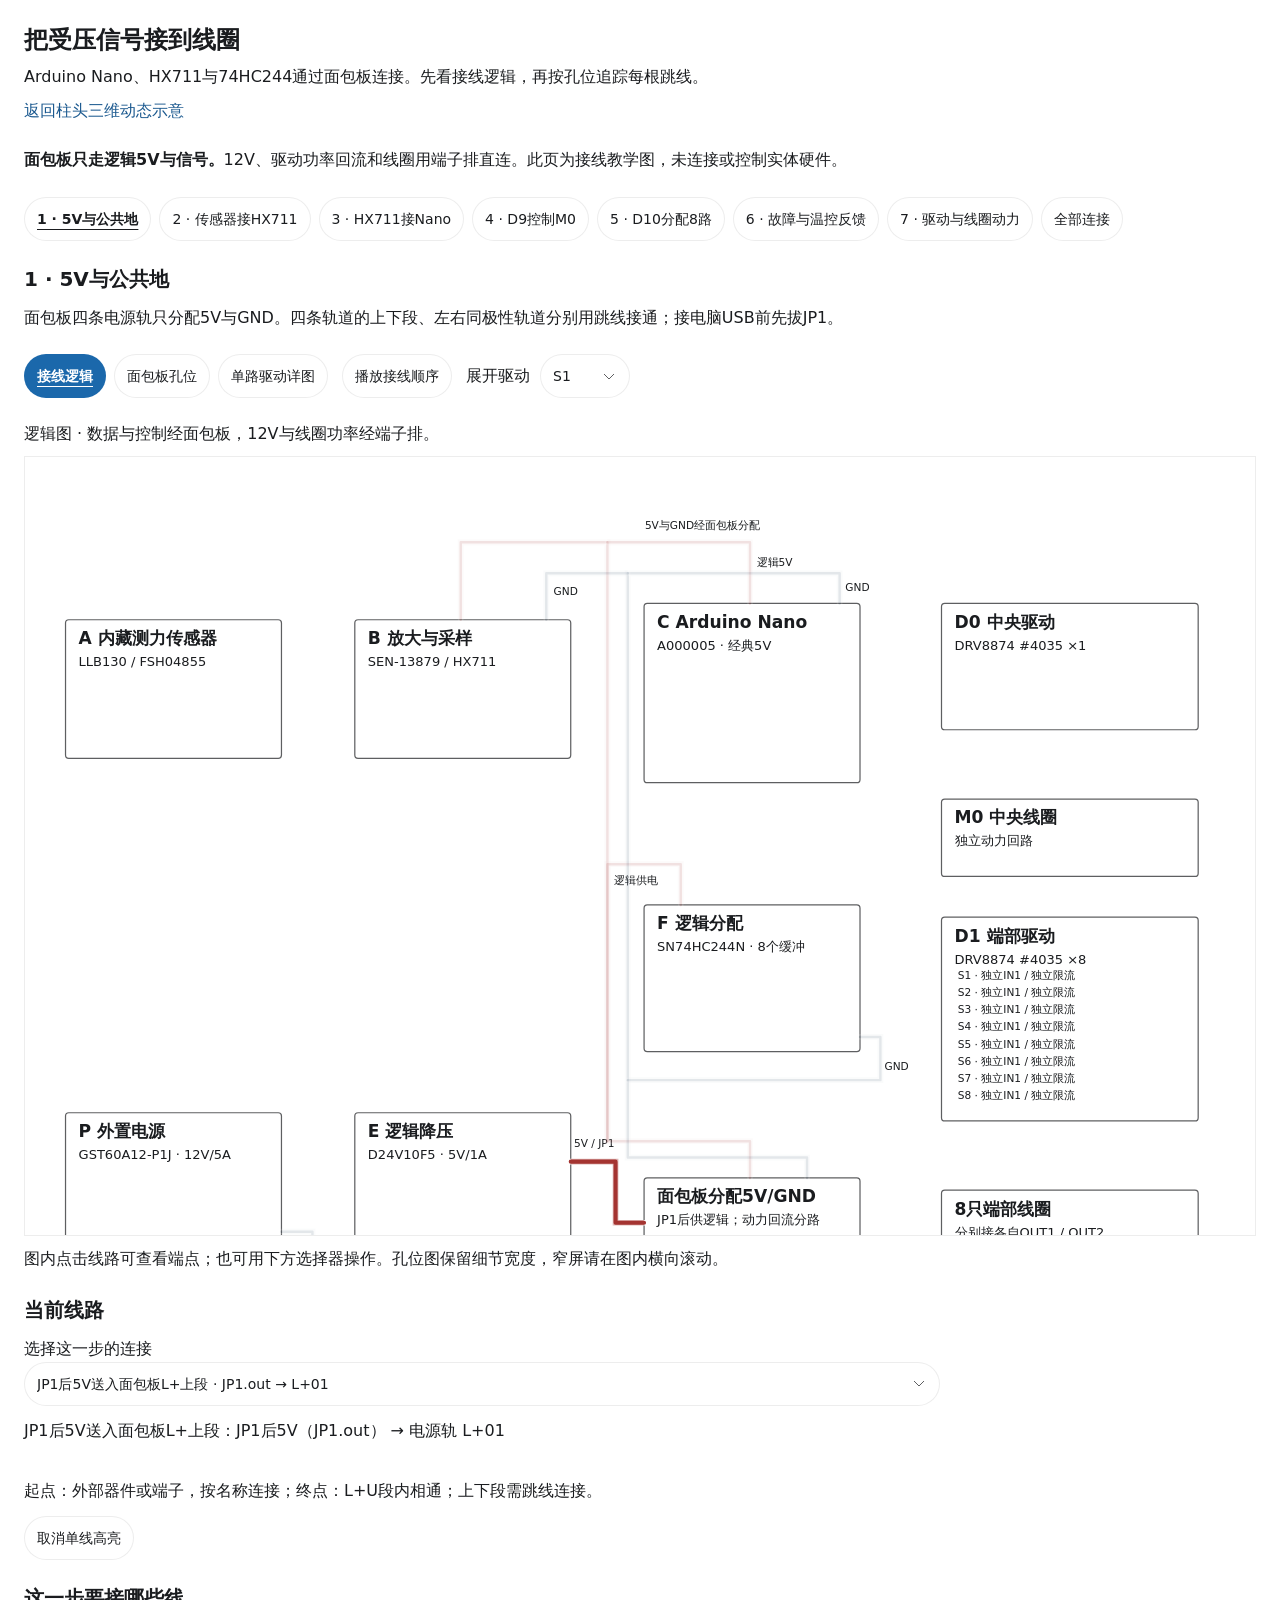
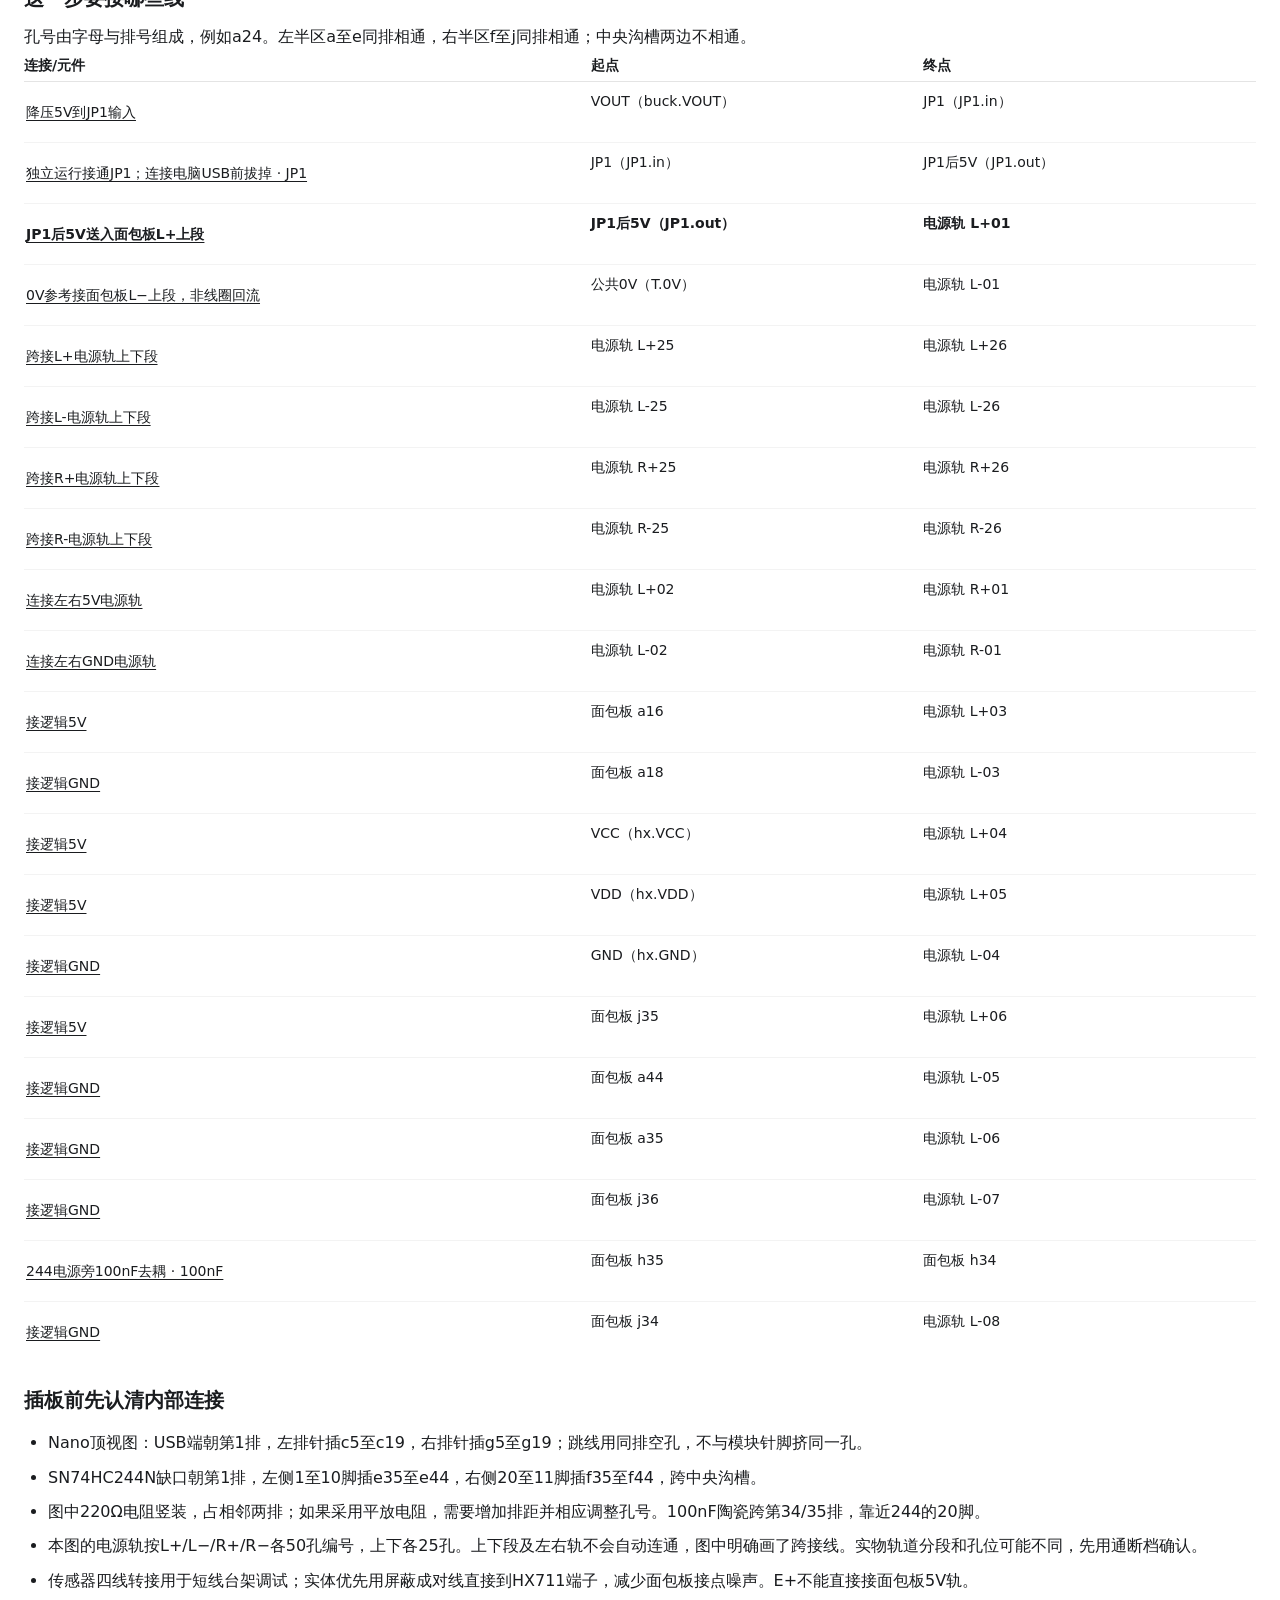
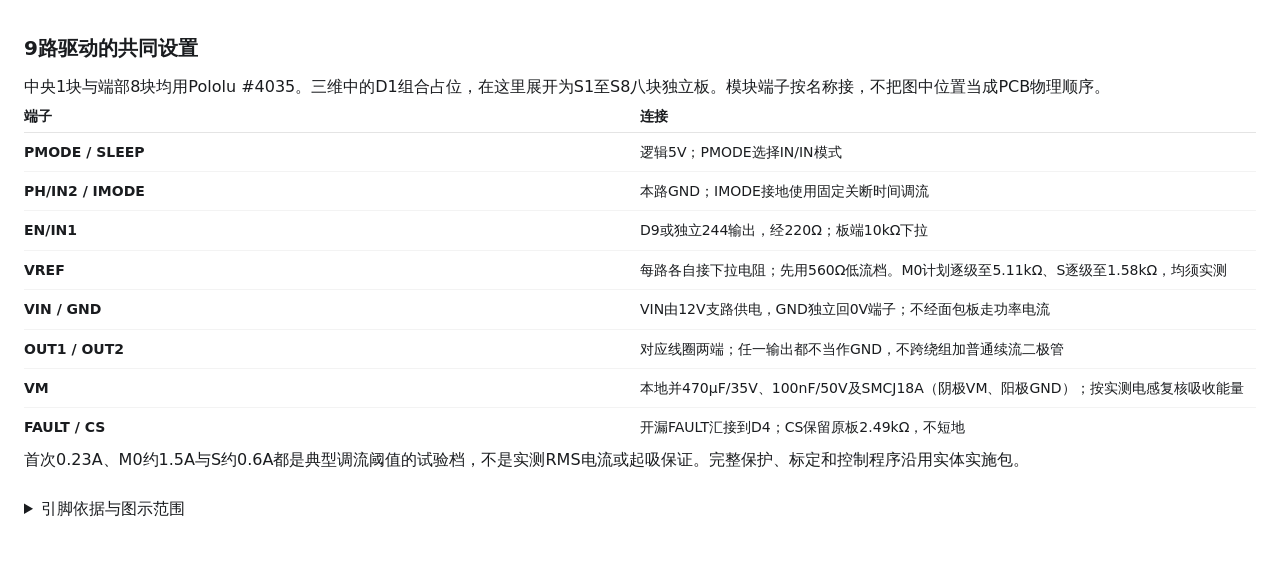
<file: breadboard-wiring.html>
<!doctype html>
<html lang="zh-CN">
<head><meta charset="utf-8"><meta name="viewport" content="width=device-width,initial-scale=1"><title>面包板接线 · 平顶柱头</title>
<style>
:root {
  color-scheme: light dark;
  background-color: var(
    --background,
    var(--color-background-primary, light-dark(rgb(255 255 255), rgb(24 24 24)))
  ) !important;

  /* Agent-facing contract; keep in sync with SKILL.md. */
  --background: var(
    --color-background-primary,
    light-dark(rgb(255 255 255), rgb(24 24 24))
  );
  --foreground: var(
    --color-text-primary,
    light-dark(rgb(26 28 31), rgb(255 255 255))
  );
  --card: color-mix(in oklab, var(--foreground) 5%, var(--background));
  --card-foreground: var(
    --color-text-primary,
    light-dark(rgb(26 28 31), rgb(255 255 255))
  );
  --popover: var(
    --color-background-secondary,
    light-dark(rgb(255 255 255), rgb(45 45 45))
  );
  --popover-foreground: var(
    --color-text-primary,
    light-dark(rgb(26 28 31), rgb(255 255 255))
  );
  --primary: var(
    --color-text-info,
    light-dark(rgb(27 104 171), rgb(131 195 255))
  );
  --primary-foreground: var(
    --color-text-inverse,
    light-dark(rgb(255 255 255), rgb(13 13 13))
  );
  --secondary: var(
    --color-background-secondary,
    light-dark(rgb(255 255 255 / 96%), rgb(54 54 54 / 96%))
  );
  --secondary-foreground: var(
    --color-text-primary,
    light-dark(rgb(26 28 31), rgb(255 255 255))
  );
  --muted: color-mix(in srgb, var(--foreground) 10%, transparent);
  --muted-foreground: var(
    --color-text-secondary,
    light-dark(rgb(26 28 31 / 70%), rgb(255 255 255 / 70%))
  );
  --accent: var(
    --color-background-info,
    light-dark(rgb(229 242 255), rgb(13 39 63))
  );
  --accent-foreground: var(
    --color-text-info,
    light-dark(rgb(27 104 171), rgb(131 195 255))
  );
  --destructive: var(
    --color-text-warning,
    light-dark(rgb(226 85 7), rgb(255 133 73))
  );
  --border: var(
    --color-border-secondary,
    light-dark(rgb(26 28 31 / 8%), rgb(255 255 255 / 8.2%))
  );
  --input: var(
    --color-border-primary,
    light-dark(
      rgb(26 28 31 / 11.8%),
      color-mix(in oklab, rgb(0 0 0) 10%, transparent)
    )
  );
  --ring: var(
    --color-ring-primary,
    light-dark(rgb(51 156 255), rgb(131 195 255 / 76%))
  );
  --font-size-base: var(--font-text-md-size, 16px);
  --blue: light-dark(rgb(27 104 171), rgb(131 195 255));
  --orange: light-dark(rgb(226 85 7), rgb(251 106 34));
  --green: light-dark(rgb(0 162 64), rgb(64 201 119));
  --red: light-dark(rgb(224 46 42), rgb(255 103 100));
  --purple: light-dark(rgb(146 79 247), rgb(173 123 249));
  --yellow: light-dark(rgb(255 195 0), rgb(255 210 64));
  --viz-series-1: var(--primary);
  --viz-series-2: light-dark(rgb(243 136 59), rgb(245 154 86));
  --viz-series-3: light-dark(rgb(93 201 119), rgb(116 213 139));
  --viz-series-4: light-dark(rgb(235 119 177), rgb(240 143 192));
  --viz-series-5: light-dark(rgb(155 121 236), rgb(170 145 239));
  --viz-series-6: light-dark(rgb(58 185 177), rgb(90 203 194));

  /* Internal implementation variables; not part of the agent contract. */
  --font-sans:
    -apple-system-body, ui-sans-serif, -apple-system, system-ui, "Segoe UI",
    Helvetica, "Apple Color Emoji", Arial, sans-serif, "Segoe UI Emoji",
    "Segoe UI Symbol";
  --font-mono:
    ui-monospace, SFMono-Regular, "SF Mono", Menlo, Consolas, "Liberation Mono",
    monospace;
  --font-size-normal: max(11px, var(--font-size-base));
  --font-size-tooltip: calc(var(--font-size-base) - 1px);
  --font-size-small: max(11px, calc(var(--font-size-base) - 2px));
  --font-size-h1: calc(var(--font-size-normal) * 1.7142857143);
  --font-size-h2: calc(var(--font-size-normal) * 1.4285714286);
  --font-size-h3: calc(var(--font-size-normal) * 1.2857142857);
  --font-weight-normal: 400;
  --font-weight-medium: 500;
  --icon-size: 16px;
  --line-height-normal: calc(var(--font-size-normal) * 1.5);
  --line-height-tooltip: calc(var(--font-size-tooltip) * 1.4285714286);
  --line-height-small: calc(var(--font-size-small) + 4px);
  --corner-shape: round;
  --radius: var(--border-radius-lg, 8px);
  --radius-sm: calc(var(--radius) * 0.5);
  --radius-md: calc(var(--radius) * 0.75);
  --radius-lg: var(--radius);
  --radius-2xl: calc(var(--radius) * 2);
  --radius-full: 9999px;
  --shadow-sm: 0 1px 2px -1px rgb(0 0 0 / 8%);
  --checkmark-image: url("data:image/svg+xml,%3Csvg xmlns='http://www.w3.org/2000/svg' viewBox='0 0 17 17'%3E%3Cpath d='M12.8961 3.64101C13.1297 3.41418 13.4984 3.37523 13.7779 3.56581C14.0571 3.75635 14.1554 4.11331 14.0299 4.41347L13.9615 4.53847L7.71151 13.7045C7.59411 13.8767 7.4063 13.9877 7.19881 14.0072C6.99136 14.0267 6.78564 13.9533 6.63826 13.806L2.88826 10.056L2.79842 9.9457C2.6192 9.67407 2.64927 9.30496 2.88826 9.06581C3.12738 8.82669 3.49647 8.79676 3.76815 8.97597L3.8785 9.06581L7.03084 12.2182L12.8053 3.74941L12.8961 3.64101Z'/%3E%3C/svg%3E");

  /* Legacy aliases; not part of the current agent contract. */
  --viz-bg: transparent;
  --viz-panel: var(--card);
  --viz-border: var(--border);
  --viz-text: var(--foreground);
  --viz-muted: var(--muted-foreground);
  --viz-accent: var(--primary);
  --viz-accent-text: var(--primary-foreground);
  --viz-accent-bg: var(--accent);
  --viz-font-size: var(--font-size-base);
  --viz-warning: var(--destructive);
}

:root[data-theme="light"] {
  color-scheme: light;
}

:root[data-theme="dark"] {
  color-scheme: dark;
}

* {
  box-sizing: border-box;
}

html > body {
  /* Preserve MCP aliases for older inline renderers without creating :root cycles. */
  --color-background-primary: var(
    --background,
    light-dark(rgb(255 255 255), rgb(24 24 24))
  );
  --color-text-primary: var(
    --foreground,
    light-dark(rgb(26 28 31), rgb(255 255 255))
  );
  --color-border-secondary: var(
    --border,
    light-dark(rgb(26 28 31 / 8%), rgb(255 255 255 / 8.2%))
  );

  margin: 0;
  padding: var(--visualize-paint-gutter, 0px);
  color: var(--foreground);
  background: transparent !important;
  font-family: var(--font-sans) !important;
  -webkit-font-smoothing: antialiased;
  font-size: var(--font-size-base);
  line-height: calc(var(--font-size-base) * 1.625);
  font-weight: var(--font-weight-normal);
}

.cursor-interaction {
  cursor: var(--cursor-interaction, pointer);
}

a {
  color: color-mix(in srgb, var(--viz-accent) 80%, var(--viz-text) 20%);
  cursor: var(--cursor-interaction, pointer);
  text-decoration: none;
  text-underline-offset: 2px;
  font-weight: inherit;
}

a:is(:hover, :focus-visible) {
  text-decoration-line: underline;
  text-decoration-style: dashed;
  text-decoration-thickness: 0.5px;
}

h1,
h2,
h3,
h4,
h5,
h6,
p {
  margin-block: 0;
}
p,
h1,
h2,
h3,
h4,
h5,
h6,
li,
.table {
  font-family: var(--font-sans);
}

h1 {
  font-size: calc(var(--font-size-base) * 1.5);
  line-height: 1.3333333333;
}

h2 {
  font-size: calc(var(--font-size-base) * 1.25);
  line-height: 1.4;
}
h3 {
  font-size: calc(var(--font-size-base) * 1.125);
  line-height: 1.5555555556;
}
h4 {
  font-size: var(--font-size-base);
  line-height: 1.5;
}
h5,
h6 {
  font-size: var(--font-size-base);
  line-height: calc(var(--font-size-base) * 1.625);
}

h1,
h2,
h3,
h4,
h5,
h6,
b,
strong,
th {
  font-weight: 600;
}

code:not(pre code) {
  display: inline;
  padding: 1px 6px;
  border-radius: var(--radius-sm);
  corner-shape: var(--corner-shape);
  background: var(--muted);
  font-family: var(--font-mono);
  font-size: 0.92em;
  overflow-wrap: anywhere;
  -webkit-box-decoration-break: clone;
  box-decoration-break: clone;
  word-break: break-word;
}
pre,
pre code {
  font-family: var(--font-mono);
  font-size: 12px;
  line-height: 20px;
}

.table-responsive {
  width: 100%;
  overflow-x: auto;
  scrollbar-width: thin;
}

.table {
  width: 100%;
  color: var(--foreground);
  font: inherit;
  text-align: start;
  border-collapse: separate;
  border-spacing: 0;
  font-size: calc(var(--font-size-base) * 0.875);
  line-height: calc(var(--font-size-base) * 1.625);
  font-family: var(--font-sans);
}

.table :is(th, td) {
  padding-block: 10px;
  padding-inline: 0 24px;
  overflow-wrap: anywhere;
  border-bottom: 1px solid var(--border);
  text-align: start;
  vertical-align: top;
  border-bottom-color: color-mix(in srgb, var(--foreground) 5%, transparent);
}
.table :is(th, td):not(:last-child) {
  padding-inline-end: calc(var(--font-size-base) * 1.5);
}

.table-responsive > .table :is(th, td) {
  overflow-wrap: break-word;
}

.table :is(th, td):last-child {
  padding-inline-end: 0;
}

.table :is(caption, thead th) {
  font-weight: 600;
}

.table thead :is(th, td) {
  border-bottom-color: var(--border-strong, var(--input));
  padding-block: calc(var(--font-size-base) / 2);
  line-height: var(--font-size-base);
}

.table tbody tr:last-child :is(th, td) {
  border-bottom: 0;
}
.table tbody :is(th, td) {
  padding-block: calc(var(--font-size-base) * 0.625);
}

.table.table-sm :is(th, td) {
  padding-block: 8px;
}

.table.table-sm :is(th, td):not(:last-child) {
  padding-inline-end: 16px;
}

.table :is(.text-end, [align="right"]) {
  text-align: end;
  font-variant-numeric: tabular-nums;
}

.table :is(.text-center, [align="center"]) {
  text-align: center;
}

.table .text-nowrap {
  white-space: nowrap;
}

#widget {
  display: flex;
  flex-direction: column;
  gap: 12px;
  width: 100%;
  padding: 0;
  background: transparent !important;
}

.card {
  min-width: 0;
  padding: 12px;
  overflow: hidden;
  overflow-wrap: break-word;
  border-radius: var(--radius-2xl);
  corner-shape: var(--corner-shape);
  color: var(--card-foreground);
  background: var(--card);
}

.widget {
  min-width: 0;
  overflow: hidden;
  border: 0;
  border-radius: var(--radius-lg);
  corner-shape: var(--corner-shape);
  box-shadow: 0 0 0 0.5px var(--border-strong, var(--border));
  color: var(--foreground);
  background: var(--background);
}

#widget > :not(.card, .widget, .progress) {
  width: 100% !important;
  max-width: none !important;
  margin: 0 !important;
  padding: 0 !important;
  border: 0 !important;
  border-radius: 0 !important;
  background: transparent !important;
  box-shadow: none !important;
}

.tooltip {
  position: fixed;
  z-index: 50;
  top: 0;
  left: 0;
  width: max-content;
  max-width: min(
    20rem,
    var(--tooltip-available-width, calc(100vw - 10px)),
    calc(100vw - 10px)
  );
  max-height: min(
    var(--tooltip-available-height, calc(100vh - 10px)),
    calc(100vh - 10px)
  );
  border: 1px solid var(--border);
  corner-shape: var(--corner-shape);
  overflow-wrap: break-word;
  white-space: normal;
  pointer-events: none;
  user-select: none;
  font-family: var(--font-sans);
  padding: 5px 12px;
  border-color: color-mix(
    in oklab,
    light-dark(var(--primary-foreground), var(--foreground)) 5%,
    transparent
  );
  border-radius: var(--radius-2xl);
  color: light-dark(var(--primary-foreground), var(--foreground));
  background: light-dark(var(--foreground), var(--popover));
  box-shadow: 0 8px 18px rgb(15 23 42 / 20%);
  letter-spacing: -0.15px;
  font-size: calc(var(--font-size-base) * 14 / 16);
  font-size: round(nearest, calc(var(--font-size-base) * 14 / 16), 1px);
  font-weight: 600;
  line-height: 18px;
  text-align: center;
}

.viz-grid {
  display: grid;
  grid-template-columns: repeat(auto-fit, minmax(max(180px, 24%), 1fr));
  gap: 10px;
}

.viz-stat {
  display: flex;
  flex-direction: column;
  gap: 2px;
}

.viz-stat-value {
  font-size: var(--font-size-h2);
  font-weight: var(--font-weight-medium);
  line-height: 1.25;
}

.viz-row {
  display: flex;
  flex-wrap: wrap;
  align-items: center;
  gap: 10px;
}

hr {
  width: 100%;
  height: 1px;
  margin-block: 6px;
  border: 0;
  background: var(--border);
}

.nav {
  display: flex;
  min-width: 0;
  align-items: center;
  gap: 4px;
}

.progress {
  display: flex;
  height: 8px;
  margin-block: calc((var(--line-height-normal, 1.5em) - 8px) / 2);
  overflow: hidden;
  border: 0;
  border-radius: var(--radius-full);
  background: var(--muted);
}

.progress-bar:only-child {
  border-radius: var(--radius-full);
}

.progress-bar {
  height: 100%;
  flex-shrink: 0;
  border: 0;
  background: var(--viz-series-1);
}

.viz-badge {
  display: inline-flex;
  align-items: center;
  padding: 4px 8px;
  border-radius: var(--radius-sm);
  color: color-mix(in srgb, var(--foreground) 40%, var(--muted-foreground));
  background: color-mix(in srgb, var(--foreground) 5%, transparent);
  font-family: var(--font-sans);
  font-size: calc(var(--font-size-base) * 14 / 16);
  font-size: round(nearest, calc(var(--font-size-base) * 14 / 16), 1px);
  font-weight: var(--font-weight-normal);
  line-height: 1;
}

small,
.text-small {
  font-size: var(--font-size-small);
  line-height: var(--line-height-small);
}

.text-muted {
  color: var(--muted-foreground);
}

.tabular-nums {
  font-variant-numeric: tabular-nums;
}

.sr-only {
  position: absolute;
  width: 1px;
  height: 1px;
  padding: 0;
  overflow: hidden;
  clip: rect(0, 0, 0, 0);
  white-space: nowrap;
  border: 0;
}

.viz-controls {
  display: flex;
  flex-wrap: wrap;
  align-items: center;
  gap: 8px;
}

.viz-controls > .form-label {
  display: grid;
  min-width: min(100%, 260px);
  flex: 1 1 280px;
  grid-template-columns: minmax(0, 1fr) auto;
  align-items: baseline;
  gap: 2px 12px;
  margin-bottom: 0;
}

.viz-controls > .form-label > :is(.form-control, .form-range, .form-select) {
  grid-column: 1 / -1;
}

.btn,
.nav-link,
.form-check-input,
.form-control,
.form-range,
.form-select {
  font: inherit;
}

/* Match inline alignment without overriding a containing flex or grid layout. */
.btn,
.nav-link,
.form-control,
.form-select,
.form-range,
.form-check {
  vertical-align: middle;
}

.btn,
.nav-link {
  --btn-size: calc(12px + 2 * var(--control-spacing, 12px));
  appearance: button;
  display: inline-flex;
  inline-size: fit-content;
  max-inline-size: 100%;
  align-items: center;
  justify-content: center;
  gap: 4px;
  margin: 0;
  padding: 0 8px;
  -webkit-app-region: no-drag;
  border: 1px solid var(--input);
  corner-shape: var(--corner-shape);
  cursor: var(--cursor-interaction, pointer);
  text-align: center;
  text-decoration: none;
  white-space: nowrap;
  user-select: none;
  -webkit-font-smoothing: inherit;
  font-family: var(--font-sans);
  height: fit-content;
  min-height: var(--btn-size);
  padding-inline: var(--control-spacing, 12px);
  border-color: transparent;
  border-radius: var(--radius-full);
  color: var(--foreground);
  background: color-mix(in srgb, var(--foreground) 5%, transparent);
  font-size: calc(var(--font-size-base) * 14 / 16);
  font-size: round(nearest, calc(var(--font-size-base) * 14 / 16), 1px);
  font-weight: var(--font-weight-normal);
  line-height: 18px;
}

.btn {
  border-color: var(--border);
  color: var(--secondary-foreground);
  background: var(--secondary);
}

/* Codex Button size="compact"; appearance stays with the button variant. */
.btn-sm {
  --btn-size: 24px;
  padding-inline: 8px;
  font-size: calc(var(--font-size-base) * 12 / 16);
  font-size: round(nearest, calc(var(--font-size-base) * 12 / 16), 1px);
  line-height: 16px;
}

.btn:is(.btn-block, .viz-tile) {
  inline-size: 100%;
}

.btn.viz-tile {
  min-width: 0;
  overflow-wrap: anywhere;
  white-space: normal;
}

a.btn {
  cursor: var(--cursor-interaction, pointer);
  text-decoration: none;
}

.btn:not(:disabled):hover {
  background: light-dark(
    color-mix(in srgb, var(--foreground) 5.5%, transparent),
    color-mix(in srgb, var(--foreground) 8%, transparent)
  );
}

.nav-link:not(:disabled):not([aria-disabled="true"]):hover {
  background: color-mix(in srgb, var(--foreground) 10%, transparent);
}

.btn-primary {
  border-color: var(--border);
  color: var(--primary-foreground);
  background: var(--foreground);
  background-clip: border-box;
}

.btn-primary .text-muted {
  color: color-mix(in srgb, var(--primary-foreground) 50%, transparent);
}

.btn-primary:not(:disabled):hover {
  background: color-mix(in srgb, var(--foreground) 80%, transparent);
  background-clip: border-box;
}

.btn-ghost {
  border-color: transparent;
  color: var(--muted-foreground);
  background: transparent;
}

.btn-ghost:not(:disabled):hover {
  color: var(--muted-foreground);
  background: light-dark(
    color-mix(in srgb, var(--foreground) 5.5%, transparent),
    color-mix(in srgb, var(--foreground) 8%, transparent)
  );
}

.nav-pills .nav-link {
  min-width: 0;
  border-color: transparent;
  color: var(--muted-foreground);
  background: transparent;
}

.nav-justified .nav-link {
  flex: 1 1 0;
  overflow-wrap: anywhere;
  white-space: normal;
}

.nav-pills .nav-link.active {
  color: var(--foreground);
  background: var(--muted);
}

/* Shared preview chrome; product styles stay inside each variant. */
.viz-dotted-background {
  background-image: radial-gradient(
    circle,
    color-mix(in srgb, var(--foreground) 14%, transparent) 0.8px,
    transparent 0.8px
  );
  background-position: center;
  background-size: 16px 16px;
}

.viz-carousel {
  position: relative;
  min-width: 0;
}

.viz-carousel:has(> .viz-carousel-controls) {
  min-height: calc(60px + var(--viz-carousel-picker-height, 0px));
  padding-bottom: 60px;
}

.viz-carousel > [data-variant][hidden] {
  display: none !important;
}

.viz-carousel > [data-variant] {
  isolation: isolate;
}

.viz-carousel-controls {
  --viz-carousel-hover: light-dark(
    color-mix(in srgb, var(--foreground) 5.4%, transparent),
    color-mix(in srgb, var(--foreground) 7.8%, transparent)
  );
  position: absolute;
  z-index: 2;
  bottom: 8px;
  left: 50%;
  display: flex;
  width: max-content;
  /* Leave room for the host's design-controls launcher at the trailing edge. */
  max-width: calc(100% - 96px);
  align-items: center;
  gap: 0;
  padding: 0;
  border: 1px solid var(--border);
  border-radius: 16px;
  color: var(--foreground);
  background: var(--background);
  font-family: var(--font-sans);
  /* Match the settings dropdown chrome independently of the content font size. */
  font-size: 13px;
  font-weight: var(--font-weight-normal);
  line-height: 18px;
  transform: translateX(-50%);
  user-select: none;
}

/* Keep authored mockup button styles out of the shared carousel chrome. */
.viz-carousel-controls button,
.viz-carousel-picker > summary {
  display: flex !important;
  height: auto !important;
  min-height: 30px;
  align-items: center !important;
  justify-content: center !important;
  gap: 4px;
  padding: 0 6px !important;
  -webkit-app-region: no-drag;
  border: 0 !important;
  border-radius: 14px !important;
  color: inherit !important;
  background: transparent !important;
  font: inherit !important;
  -webkit-tap-highlight-color: transparent;
}

.viz-carousel-controls > button,
.viz-carousel-picker > summary {
  position: relative;
  isolation: isolate;
}

.viz-carousel-controls > button {
  --icon-size: 16px;
  width: 30px !important;
  padding: 0 !important;
}

.viz-carousel-picker > summary {
  padding-inline: 12px !important;
}

.viz-carousel-controls .viz-carousel-caret {
  width: 14px;
  height: 14px;
  flex: none;
  margin: 0;
  color: inherit;
  transform: rotate(180deg);
}

.viz-carousel-controls > button > svg,
.viz-carousel-controls .viz-carousel-caret,
.viz-carousel-count {
  opacity: 0.5;
}

.viz-carousel-controls > button::before,
.viz-carousel-picker > summary::before {
  position: absolute;
  z-index: -1;
  inset: 3px;
  border-radius: 12px;
  content: "";
  pointer-events: none;
}

.viz-carousel-controls > button:hover::before,
.viz-carousel-picker > summary:hover::before {
  background: var(--viz-carousel-hover);
}

.viz-carousel-controls > button,
.viz-carousel-controls [data-lucide],
.viz-carousel-controls .lucide {
  flex-shrink: 0;
}

.viz-carousel-picker {
  min-width: 0;
}

.viz-carousel-picker > summary {
  min-width: 0;
  list-style: none;
}

.viz-carousel-picker > summary::-webkit-details-marker {
  display: none;
}

.viz-carousel-count {
  flex-shrink: 0;
  white-space: nowrap;
}

.viz-carousel-name {
  min-width: 0;
  overflow: hidden;
  text-overflow: ellipsis;
  white-space: nowrap;
}

.viz-carousel-options {
  position: absolute;
  right: 0;
  bottom: calc(100% + 4px);
  left: 0;
  display: flex;
  max-height: 240px;
  flex-direction: column;
  gap: 2px;
  overflow: auto;
  padding: 4px;
  border: 1px solid var(--border);
  border-radius: var(--radius-lg);
  background: var(--background);
  box-shadow: 0 4px 12px light-dark(rgb(0 0 0 / 6%), rgb(0 0 0 / 25%));
}

.viz-carousel-options > button {
  border-radius: max(0px, calc(var(--radius-lg) - 5px)) !important;
  width: 100% !important;
  min-height: 28px;
  justify-content: flex-start !important;
  padding: 4px 8px !important;
  font-size: var(--font-size-small) !important;
  text-align: start;
  white-space: normal;
  overflow-wrap: anywhere;
}

.viz-carousel-options > [aria-current="true"],
.viz-carousel-options > button:hover {
  background: var(--viz-carousel-hover) !important;
}

.btn:disabled,
.nav-link:disabled,
.nav-link[aria-disabled="true"] {
  cursor: not-allowed;
  opacity: 0.4;
}

[data-lucide] {
  stroke-width: 1.6;
}

.form-label {
  display: block;
  margin-bottom: 6px;
  color: var(--foreground);
}

.form-control {
  display: block;
  width: 100%;
  padding: 0 8px;
  outline: none;
  border: 1px solid var(--input);
  corner-shape: var(--corner-shape);
  color: var(--foreground);
  font-family: var(--font-sans);
  height: calc(12px + 2 * var(--control-spacing, 12px));
  min-height: calc(12px + 2 * var(--control-spacing, 12px));
  padding-inline: calc(4px + var(--control-spacing, 12px) / 2);
  border-color: var(--input);
  border-radius: var(--radius-md);
  background: color-mix(in srgb, var(--popover) 96%, transparent);
  font-size: calc(var(--font-size-base) * 14 / 16);
  font-size: round(nearest, calc(var(--font-size-base) * 14 / 16), 1px);
  font-weight: var(--font-weight-normal);
  line-height: 1.4285714286;
}
.form-control:is(
  [type="file"],
  [type="date"],
  [type="datetime-local"],
  [type="month"],
  [type="week"],
  [type="color"]
) {
  height: calc(12px + 2 * var(--control-spacing, 12px));
  min-height: calc(12px + 2 * var(--control-spacing, 12px));
  line-height: 18px;
}
.form-control:is(
  [type="date"],
  [type="datetime-local"],
  [type="month"],
  [type="week"]
) {
  padding-inline: var(--control-spacing, 12px);
}

.form-control::placeholder {
  color: var(--muted-foreground);
}

.form-control[type="file"] {
  overflow: hidden;
  cursor: var(--cursor-interaction, pointer);
  padding: 0;
}

.form-control[type="file"]::file-selector-button {
  padding: 0 8px;
  border: 0;
  border-right: 1px solid var(--input);
  color: var(--secondary-foreground);
  background: var(--secondary);
  cursor: inherit;
  font: inherit;
  min-height: calc(10px + 2 * var(--control-spacing, 12px));
  padding-inline: var(--control-spacing, 12px);
  margin-inline-end: var(--control-spacing, 12px);
}

.form-control[type="file"]:not(:disabled):hover::file-selector-button {
  background: color-mix(in srgb, var(--foreground) 6%, var(--secondary));
}

.form-control-color[type="color"] {
  width: 40px;
  height: calc(12px + 2 * var(--control-spacing, 12px));
  padding: 3px;
  cursor: var(--cursor-interaction, pointer);
}

.form-control-color[type="color"]::-webkit-color-swatch-wrapper {
  padding: 0;
}

.form-control-color[type="color"]::-webkit-color-swatch {
  border: 0;
  border-radius: calc(var(--radius-lg) - 4px);
  corner-shape: var(--corner-shape);
}

textarea.form-control {
  height: auto;
  resize: vertical;
  min-height: 96px;
  padding: 8px 10px;
}

.form-control:focus-visible {
  border-color: var(--ring);
  box-shadow: none;
}
.form-control:disabled {
  color: var(--muted-foreground);
  background: color-mix(in srgb, var(--foreground) 5%, transparent);
  opacity: 1;
}
.form-control[aria-invalid="true"] {
  border-color: var(--red);
  box-shadow: 0 0 0 2px color-mix(in srgb, var(--red) 20%, transparent);
}

.form-control:disabled,
.form-select:disabled {
  cursor: not-allowed;
}

.form-select {
  appearance: none;
  display: block;
  width: 100%;
  height: fit-content;
  min-height: calc(12px + 2 * var(--control-spacing, 12px));
  margin: 0;
  /* The secondary icon role is 14px at compact density and 16px at web density. */
  --icon-size: calc(10px + var(--control-spacing, 12px) / 2);
  /* Settings dropdowns retain a 12px inset and a 4px text-to-chevron gap. */
  padding: 0 calc(16px + var(--icon-size)) 0 12px;
  outline: none;
  border: 1px solid var(--border);
  border-radius: var(--radius-full);
  corner-shape: var(--corner-shape);
  color: var(--foreground);
  background-color: var(--secondary);
  background-image:
    linear-gradient(
      45deg,
      transparent calc(50% - 0.6px),
      var(--muted-foreground) calc(50% - 0.6px) calc(50% + 0.6px),
      transparent calc(50% + 0.6px)
    ),
    linear-gradient(
      135deg,
      transparent calc(50% - 0.6px),
      var(--muted-foreground) calc(50% - 0.6px) calc(50% + 0.6px),
      transparent calc(50% + 0.6px)
    );
  background-position:
    calc(100% - 12px - var(--icon-size) / 2) 50%,
    calc(100% - 12px - var(--icon-size) * 0.18) 50%;
  background-repeat: no-repeat;
  background-size: calc(var(--icon-size) * 0.32) calc(var(--icon-size) * 0.32);
  cursor: var(--cursor-interaction, default);
  font-size: calc(var(--font-size-base) * 14 / 16);
  font-size: round(nearest, calc(var(--font-size-base) * 14 / 16), 1px);
  font-weight: var(--font-weight-normal);
  line-height: 18px;
}

.form-select :is(option, optgroup) {
  color: var(--popover-foreground);
  background-color: var(--popover);
}

.form-select :is(option, optgroup):disabled {
  color: var(--muted-foreground);
}

.form-select:not(:disabled):hover {
  background-color: light-dark(
    color-mix(in srgb, var(--foreground) 5.5%, transparent),
    color-mix(in srgb, var(--foreground) 8%, transparent)
  );
}

.form-select:focus-visible {
  box-shadow: 0 0 0 2px var(--ring);
}
.form-select:disabled {
  opacity: 0.4;
}

.form-check {
  display: flex;
  min-height: calc(12px + 2 * var(--control-spacing, 12px));
  align-items: center;
  gap: 6px;
}

.form-check-input {
  appearance: none;
  width: 14px;
  height: 14px;
  flex: 0 0 auto;
  margin: 0;
  border: 1px solid var(--input);
  color: var(--primary-foreground);
  background-color: transparent;
  cursor: var(--cursor-interaction, default);
  transition:
    background-color 150ms,
    border-color 150ms,
    box-shadow 150ms;
}

.form-check:not(.form-switch) .form-check-input[type="checkbox"] {
  corner-shape: round;
  box-shadow: var(--shadow-sm);
  position: relative;
  width: calc(10px + var(--control-spacing, 12px) / 2);
  height: calc(10px + var(--control-spacing, 12px) / 2);
  border-color: var(--border-strong, var(--input));
  border-radius: calc(var(--radius-sm) / 2);
  background-color: transparent;
  color: var(--foreground);
}

.form-check:not(.form-switch)
  .form-check-input:not(:disabled):not(:checked):hover {
  background-color: var(--card);
}

.form-check:not(.form-switch)
  .form-check-input[type="checkbox"]:is(:checked, :indeterminate) {
  border-color: var(--border-strong, var(--input));
  background-color: color-mix(in srgb, var(--popover) 96%, transparent);
}

.form-check:not(.form-switch)
  .form-check-input[type="checkbox"]:checked::before {
  display: block;
  width: 100%;
  height: 100%;
  background: var(--primary-foreground);
  content: "";
  mask: var(--checkmark-image) center / 12px 12px no-repeat;
  background-color: var(--foreground);
}
.form-check:not(.form-switch)
  .form-check-input[type="checkbox"]:indeterminate::before {
  position: absolute;
  inset: 0;
  display: block;
  width: 65%;
  height: 6.65%;
  margin: auto;
  border-radius: var(--radius-full);
  background: var(--foreground);
  mask: none;
  content: "";
}

.form-check-input[type="radio"] {
  border-radius: var(--radius-full);
  width: 16px;
  height: 16px;
  border: 0;
  box-shadow: inset 0 0 0 1px var(--input);
}

.form-check-input[type="radio"]:checked {
  border: 0;
  background: radial-gradient(
    circle,
    var(--primary-foreground) 0 3px,
    var(--foreground) 3px
  );
  box-shadow: none;
}

.form-check:not(.form-switch) .form-check-input:focus-visible {
  outline: 2px solid var(--ring);
  outline-offset: 2px;
}
.form-check:not(.form-switch) .form-check-input[type="checkbox"]:focus-visible {
  border-color: var(--ring);
  outline: none;
  box-shadow: 0 0 0 2px var(--ring);
}

.form-check:not(.form-switch) .form-check-input:disabled {
  cursor: not-allowed;
  pointer-events: none;
}

.form-check:not(.form-switch) .form-check-input:disabled + .form-check-label {
  cursor: not-allowed;
}
.form-check:not(.form-switch) .form-check-input[type="radio"]:disabled,
.form-check:not(.form-switch)
  .form-check-input[type="radio"]:disabled
  + .form-check-label {
  opacity: 0.5;
}

.form-switch .form-check-input:disabled,
.form-switch .form-check-input:disabled + .form-check-label {
  cursor: not-allowed;
  opacity: 0.6;
}

.form-check-label {
  color: var(--foreground);
  cursor: var(--cursor-interaction, default);
}

.form-switch .form-check-input {
  position: relative;
  width: 32px;
  height: 20px;
  border: 0;
  border-radius: var(--radius-full);
  background: var(--muted);
  box-shadow: none;
  transition: background-color 200ms cubic-bezier(0, 0, 0.2, 1);
}

.form-switch .form-check-input::before {
  position: absolute;
  top: 50%;
  left: 0;
  width: 16px;
  height: 16px;
  box-sizing: border-box;
  border: 1px solid light-dark(var(--primary-foreground), var(--foreground));
  border-radius: var(--radius-full);
  box-shadow: var(--shadow-sm);
  content: "";
  transform: translate(2px, -50%);
  transition: transform 200ms cubic-bezier(0, 0, 0.2, 1);
  border-color: #fff;
  background: #fff;
}

.form-switch .form-check-input:checked {
  background: var(--blue);
}

.form-switch .form-check-input:checked::before {
  transform: translate(14px, -50%);
}

.form-switch .form-check-input:focus-visible {
  box-shadow: 0 0 0 2px var(--ring);
  outline: none;
}

.form-range {
  appearance: none;
  display: block;
  width: 100%;
  flex: 1;
  margin: 0;
  padding: 0;
  border: 0;
  accent-color: var(--primary);
  height: calc(12px + 2 * var(--control-spacing, 12px));
  min-height: calc(12px + 2 * var(--control-spacing, 12px));
  outline: none;
  border-radius: var(--radius-full);
  color: var(--foreground);
  background: transparent;
}

.form-range::-webkit-slider-runnable-track {
  background: var(--form-range-track, var(--border));
  height: 2px;
  border-radius: var(--radius-full);
}

.form-range::-webkit-slider-thumb {
  appearance: none;
  width: 20px;
  height: 20px;
  border: 1px solid var(--border);
  border-radius: var(--radius-full);
  margin-top: -9px;
  border-color: transparent;
  background: currentColor;
  box-shadow: var(--shadow-sm);
}

/* Outline the native track and thumb, preserving the larger input hit area. */
.form-range:focus-visible::-webkit-slider-runnable-track {
  outline: 2px auto Highlight;
  outline-color: -webkit-focus-ring-color;
}

.form-range::-moz-range-track {
  background: var(--form-range-track, var(--border));
  height: 2px;
  border-radius: var(--radius-full);
}

.form-range::-moz-range-thumb {
  width: 20px;
  height: 20px;
  border: 1px solid var(--border);
  border-radius: var(--radius-full);
  border-color: transparent;
  background: currentColor;
  box-shadow: var(--shadow-sm);
}

.form-range:focus-visible::-moz-range-thumb {
  outline: 2px solid Highlight;
  outline-offset: 2px;
}

.form-range:disabled {
  opacity: 1;
  cursor: default;
}

.btn:not(.btn-primary, .viz-tile):is(
  [aria-pressed="true"],
  [aria-selected="true"],
  .is-selected
) {
  border-color: transparent;
  color: var(--primary-foreground);
  background: var(--blue);
}

.btn.viz-tile:is([aria-pressed="true"], [aria-selected="true"], .is-selected) {
  border-color: var(--primary);
  box-shadow: inset 0 0 0 1px var(--primary);
}

.btn:focus-visible,
.nav-link:focus-visible {
  outline-offset: 2px;
  outline: none;
  box-shadow: 0 0 0 2px var(--ring);
}

.viz-carousel-controls :is(button, summary):focus-visible {
  outline: 2px solid var(--ring) !important;
  outline-offset: 2px !important;
}

/* Web recipes are the default, including on renderers without inline style queries. */
@supports (border-radius: if(style(--corner-shape: round): 1px; else: 2px)) {
  /* Match the host's proportional text-sm scale at every text preference. */
  .tooltip,
  .viz-badge,
  .btn,
  .nav-link,
  .form-control,
  .form-select {
    font-size: if(
      style(--corner-shape: round): round(
          nearest,
          calc(var(--font-size-base) * 14 / 16),
          1px
        );
        else: round(nearest, calc(var(--font-size-base) * 13 / 14), 1px)
    );
  }

  .btn-sm {
    font-size: if(
      style(--corner-shape: round): round(
          nearest,
          calc(var(--font-size-base) * 12 / 16),
          1px
        );
        else: round(nearest, calc(var(--font-size-base) * 12 / 14), 1px)
    );
  }

  .btn,
  .nav-link,
  .form-select {
    border-radius: if(
      style(--corner-shape: round): var(--radius-full); else: var(--radius-lg)
    );
  }

  .form-check:not(.form-switch) .form-check-input[type="checkbox"] {
    border-radius: if(
      style(--corner-shape: round): calc(var(--radius-sm) / 2);
        else: calc(var(--radius-lg) * 0.4)
    );
  }

  .tooltip {
    font-weight: if(
      style(--corner-shape: round): 600; else: var(--font-weight-normal)
    );
  }
}

@media (pointer: coarse) {
  .viz-carousel:has(> .viz-carousel-controls) {
    min-height: calc(76px + var(--viz-carousel-picker-height, 0px));
    padding-bottom: 76px;
  }

  .btn,
  .nav-link,
  .viz-carousel-controls button,
  .viz-carousel-picker > summary,
  .form-control,
  .form-select {
    --btn-size: 44px;
    min-width: 44px;
    min-height: 44px;
  }

  /* Keep small-screen WebKit from zooming when a text field receives focus. */
  .form-control,
  .form-select {
    font-size: max(16px, calc(var(--font-size-base) * 14 / 16));
    font-size: max(
      16px,
      round(nearest, calc(var(--font-size-base) * 14 / 16), 1px)
    );
  }
  .form-control:is(
    [type="file"],
    [type="date"],
    [type="datetime-local"],
    [type="month"],
    [type="week"],
    [type="time"],
    [type="color"]
  ) {
    height: 44px;
    min-height: 44px;
    font-size: max(16px, calc(var(--font-size-base) * 14 / 16));
    font-size: max(
      16px,
      round(nearest, calc(var(--font-size-base) * 14 / 16), 1px)
    );
  }

  .form-control[type="file"]::file-selector-button {
    min-width: 44px;
    min-height: 44px;
  }

  .form-control-color[type="color"] {
    width: 44px;
    height: 44px;
  }

  .form-control:is(
    [type="date"],
    [type="datetime-local"],
    [type="month"],
    [type="time"],
    [type="week"]
  ) {
    min-width: 0;
    max-width: 100%;
    padding-block: 8px;
  }

  .form-check {
    min-height: 44px;
    padding-inline: 15px;
  }

  .form-check-input {
    position: relative;
  }

  .form-check-input::after {
    position: absolute;
    top: 50%;
    left: 50%;
    width: 44px;
    height: 44px;
    content: "";
    transform: translate(-50%, -50%);
  }

  .form-check-label {
    display: inline-flex;
    min-width: 44px;
    min-height: 44px;
    align-items: center;
  }

  .form-range {
    height: 44px;
    touch-action: pan-y;
  }
}

svg {
  display: block;
  max-width: 100%;
  height: auto;
}

#widget > svg {
  width: 100%;
}

/* Model-authored chart rules can otherwise stretch icons after these styles load. */
svg.lucide {
  display: block;
  width: var(--icon-size) !important;
  height: var(--icon-size) !important;
  flex: none;
  margin: 0 !important;
  stroke-width: 1.6;
}

.text-warning,
.text-destructive {
  color: var(--destructive);
}

html>body{padding:0}
</style><style>:root{--font-size-base:16px;--wire5:#a43431;--wire0:#405a74;--wireAnalog:#784d93;--wireData:#0a7075;--wireCommand:#195fa6;--wireFeedback:#237049;--wire12:#b04f09;}
@media(prefers-color-scheme:dark){:root{--wire5:#fa9993;--wire0:#a5c9ee;--wireAnalog:#c9a5f0;--wireData:#77d2cf;--wireCommand:#8bbdf5;--wireFeedback:#9bd4b1;--wire12:#ffbd80;}}
html{min-height:100%;overflow-y:auto;}body{margin:0;background:var(--background);color:var(--foreground);}
main{box-sizing:border-box;max-width:1480px;margin:0 auto;padding:24px;display:grid;gap:24px;min-width:0;}
main>*{min-width:0;}p{line-height:1.6;text-wrap:pretty;}h1{margin:0;}h2{margin:0 0 12px;}section{min-width:0;}
.page-head{max-width:74ch;display:grid;gap:8px;}.page-head p{margin:0;}.boundary{max-width:85ch;margin:0;}
.step-nav{display:flex;flex-wrap:wrap;gap:8px;}.step-nav button{padding:9px 12px;min-height:44px;text-align:left;}
.step-nav button[aria-current="step"],button[aria-pressed="true"]{font-weight:600;text-decoration:underline;text-underline-offset:5px;}
.step-heading{max-width:90ch;}.step-heading p{margin:0;}.toolbar{display:flex;align-items:center;flex-wrap:wrap;gap:14px;}
.toolbar fieldset{display:flex;flex-wrap:wrap;gap:8px;margin:0;padding:0;border:0;}.toolbar button,#clear-wire{min-height:44px;}
.branch-label{display:flex;gap:10px;align-items:center;}.branch-label select{width:90px;min-height:44px;}
figure{margin:0;min-width:0;display:grid;gap:10px;}figcaption{font-weight:500;line-height:1.5;}
.diagram-scroll{box-sizing:border-box;padding:12px;max-width:100%;overflow:auto;border:1px solid var(--border);background:var(--background);max-height:780px;overscroll-behavior-x:contain;touch-action:pan-x pan-y;}
#diagram{display:block;width:100%;min-width:1080px;height:auto;font-family:inherit;isolation:isolate;}
.diagram-help{margin:0;max-width:85ch;}.wire-inspector{display:grid;gap:12px;max-width:90ch;}.wire-inspector h2{margin:0;}
.wire-inspector label{margin:0;}.wire-inspector select{max-width:100%;min-height:44px;}.wire-detail{margin:0;font-weight:500;min-height:3em;}.wire-inspector p{margin:0;}
#clear-wire{justify-self:start;}ul{padding-left:24px;line-height:1.65;}li+li{margin-top:8px;}
.table-scroll{overflow:auto;max-width:100%;}table{width:100%;table-layout:fixed;}th,td{overflow-wrap:anywhere;vertical-align:top;line-height:1.6;}
#wire-table th:first-child{width:46%;}#wire-table td:first-child button{background:none;color:var(--foreground);font:inherit;text-align:left;border:0;padding:6px 2px;min-height:44px;text-decoration:underline;text-underline-offset:3px;cursor:pointer;}
#wire-table tr[aria-current="true"]{font-weight:600;}button,select,summary{cursor:pointer;}button:focus-visible,select:focus-visible,summary:focus-visible,.diagram-scroll:focus-visible{outline:2px solid var(--foreground);outline-offset:3px;}
::selection{background:var(--muted);color:var(--foreground);}details{line-height:1.6;}summary{min-height:44px;display:list-item;}
svg .paper{fill:var(--background);}svg .board{fill:var(--muted);stroke:var(--border);stroke-width:2;}
svg .module{fill:var(--background);stroke:var(--muted-foreground);stroke-width:1.5;}svg .chip{fill:var(--muted);stroke:var(--foreground);stroke-width:1.5;}
svg text{fill:var(--foreground);font-size:16px;}svg .small{font-size:13px;}svg .tiny{font-size:12px;}svg .title{font-size:21px;font-weight:600;}svg .subtitle{font-size:16px;}
svg .metal{stroke:var(--border);stroke-width:7;stroke-linecap:round;}svg .hole{fill:var(--background);stroke:var(--muted-foreground);stroke-width:1;}
svg .contact{fill:var(--foreground);}svg .wire{fill:none;stroke-width:3;stroke-linecap:round;stroke-linejoin:round;}
svg .wire-hit{fill:none;stroke:transparent;stroke-width:18;cursor:pointer;}svg .wire-glow{fill:none;stroke-width:7;opacity:.15;}
svg .net5V{stroke:var(--wire5);}svg .netGND{stroke:var(--wire0);}svg .netAnalog{stroke:var(--wireAnalog);}svg .netData{stroke:var(--wireData);}svg .netCommand{stroke:var(--wireCommand);}svg .netFeedback{stroke:var(--wireFeedback);}svg .net12V,svg .netCOIL{stroke:var(--wire12);}
svg .wire-shadow{stroke:var(--background);stroke-width:7;fill:none;stroke-linecap:round;stroke-linejoin:round;}
svg .chosen .wire{stroke-width:5;}svg .chosen .wire-glow{opacity:.35;}svg .other{opacity:.14;}svg .focus-strip{fill:none;stroke:var(--foreground);stroke-width:2;}
svg .component-value{fill:var(--background);stroke:var(--muted-foreground);}svg .flow{stroke-dasharray:9 14;animation:trace 1.4s linear infinite;}
@keyframes trace{to{stroke-dashoffset:-46;}}@media(prefers-reduced-motion:reduce){svg .flow{animation:none;}}
@media(max-width:600px){main{padding:14px;gap:20px;}.toolbar{gap:10px;}.toolbar fieldset{width:100%;}.step-nav button{flex:1 1 140px;}#diagram{min-width:1080px;}.diagram-scroll{max-height:620px;}}
</style></head>
<body><main id="breadboard-app">
<header class="page-head"><h1>把受压信号接到线圈</h1><p>Arduino Nano、HX711与74HC244通过面包板连接。先看接线逻辑，再按孔位追踪每根跳线。</p><p><a href="press-interaction.html">返回柱头三维动态示意</a></p></header>
<p class="boundary"><strong>面包板只走逻辑5V与信号。</strong>12V、驱动功率回流和线圈用端子排直连。此页为接线教学图，未连接或控制实体硬件。</p>
<nav aria-label="分步接线" id="step-nav" class="step-nav"><button type="button" class="btn" data-step="power">1 · 5V与公共地</button><button type="button" class="btn" data-step="sensor">2 · 传感器接HX711</button><button type="button" class="btn" data-step="adc">3 · HX711接Nano</button><button type="button" class="btn" data-step="central">4 · D9控制M0</button><button type="button" class="btn" data-step="branches">5 · D10分配8路</button><button type="button" class="btn" data-step="feedback">6 · 故障与温控反馈</button><button type="button" class="btn" data-step="actuator">7 · 驱动与线圈动力</button><button type="button" class="btn" data-step="all">全部连接</button></nav>
<section class="step-heading" aria-labelledby="step-title"><h2 id="step-title">5V与公共地</h2><p id="step-body">先连接逻辑供电与公共参考地。</p></section>
<div class="toolbar">
<fieldset><legend class="sr-only">图示方式</legend><button type="button" class="btn" data-view="logic" aria-pressed="true">接线逻辑</button><button type="button" class="btn" data-view="board" aria-pressed="false">面包板孔位</button><button type="button" class="btn" data-view="driver" aria-pressed="false">单路驱动详图</button></fieldset>
<button type="button" class="btn" id="play" aria-pressed="false">播放接线顺序</button>
<label for="branch" class="branch-label">展开驱动<select id="branch" class="form-select"><option value="0">M0</option><option value="1" selected>S1</option><option value="2">S2</option><option value="3">S3</option><option value="4">S4</option><option value="5">S5</option><option value="6">S6</option><option value="7">S7</option><option value="8">S8</option></select></label>
</div>
<figure><figcaption id="diagram-caption">逻辑图：传感器 → HX711 → Arduino → 驱动 → 线圈。</figcaption>
<div class="diagram-scroll" id="diagram-scroll" tabindex="0" role="region" aria-label="可横向滚动的接线图；可用方向键滚动"><svg id="diagram" xmlns="http://www.w3.org/2000/svg" viewBox="0 0 1480 1120" role="img" aria-labelledby="svg-title svg-desc"><title id="svg-title">面包板接线教学图</title><desc id="svg-desc">可通过下方线路选择器获取同样的端点和孔位信息。</desc></svg></div>
<p class="diagram-help">图内点击线路可查看端点；也可用下方选择器操作。孔位图保留细节宽度，窄屏请在图内横向滚动。</p></figure>
<section class="wire-inspector" aria-labelledby="wire-title"><h2 id="wire-title">当前线路</h2><label class="form-label" for="wire-select">选择这一步的连接<select class="form-select" id="wire-select"></select></label>
<p id="wire-detail" class="wire-detail" aria-live="polite"></p><p id="strip-detail"></p><button class="btn" type="button" id="clear-wire">取消单线高亮</button></section>
<section class="connections" aria-labelledby="connections-title"><h2 id="connections-title">这一步要接哪些线</h2><p>孔号由字母与排号组成，例如a24。左半区a至e同排相通，右半区f至j同排相通；中央沟槽两边不相通。</p>
<div class="table-scroll"><table class="table table-sm" id="wire-table"><thead><tr><th scope="col">连接/元件</th><th scope="col">起点</th><th scope="col">终点</th></tr></thead><tbody></tbody></table></div></section>
<section aria-labelledby="board-rule-title"><h2 id="board-rule-title">插板前先认清内部连接</h2><ul>
<li>Nano顶视图：USB端朝第1排，左排针插c5至c19，右排针插g5至g19；跳线用同排空孔，不与模块针脚挤同一孔。</li>
<li>SN74HC244N缺口朝第1排，左侧1至10脚插e35至e44，右侧20至11脚插f35至f44，跨中央沟槽。</li>
<li>图中220Ω电阻竖装，占相邻两排；如果采用平放电阻，需要增加排距并相应调整孔号。100nF陶瓷跨第34/35排，靠近244的20脚。</li>
<li>本图的电源轨按L+/L−/R+/R−各50孔编号，上下各25孔。上下段及左右轨不会自动连通，图中明确画了跨接线。实物轨道分段和孔位可能不同，先用通断档确认。</li>
<li>传感器四线转接用于短线台架调试；实体优先用屏蔽成对线直接到HX711端子，减少面包板接点噪声。E+不能直接接面包板5V轨。</li>
</ul></section>
<section aria-labelledby="driver-title"><h2 id="driver-title">9路驱动的共同设置</h2><p>中央1块与端部8块均用Pololu #4035。三维中的D1组合占位，在这里展开为S1至S8八块独立板。模块端子按名称接，不把图中位置当成PCB物理顺序。</p>
<table class="table table-sm"><thead><tr><th scope="col">端子</th><th scope="col">连接</th></tr></thead><tbody>
<tr><th scope="row">PMODE / SLEEP</th><td>逻辑5V；PMODE选择IN/IN模式</td></tr><tr><th scope="row">PH/IN2 / IMODE</th><td>本路GND；IMODE接地使用固定关断时间调流</td></tr>
<tr><th scope="row">EN/IN1</th><td>D9或独立244输出，经220Ω；板端10kΩ下拉</td></tr><tr><th scope="row">VREF</th><td>每路各自接下拉电阻；先用560Ω低流档。M0计划逐级至5.11kΩ、S逐级至1.58kΩ，均须实测</td></tr>
<tr><th scope="row">VIN / GND</th><td>VIN由12V支路供电，GND独立回0V端子；不经面包板走功率电流</td></tr><tr><th scope="row">OUT1 / OUT2</th><td>对应线圈两端；任一输出都不当作GND，不跨绕组加普通续流二极管</td></tr>
<tr><th scope="row">VM</th><td>本地并470µF/35V、100nF/50V及SMCJ18A（阴极VM、阳极GND）；按实测电感复核吸收能量</td></tr><tr><th scope="row">FAULT / CS</th><td>开漏FAULT汇接到D4；CS保留原板2.49kΩ，不短地</td></tr>
</tbody></table><p>首次0.23A、M0约1.5A与S约0.6A都是典型调流阈值的试验档，不是实测RMS电流或起吸保证。完整保护、标定和控制程序沿用实体实施包。</p></section>
<details><summary>引脚依据与图示范围</summary><p>Nano排针方向依据<a href="https://docs.arduino.cc/resources/pinouts/A000005-full-pinout.pdf">Arduino官方Nano引脚图</a>；缓冲器依据<a href="https://www.ti.com/lit/ds/scls130f/scls130f.pdf">TI SN74HC244数据表</a>。驱动设置依据<a href="https://www.pololu.com/product/4035">Pololu #4035模块</a>与既有实体实施包。</p><p>本页用一块63排、两侧分段电源轨的教学面包板表达连接；比例与外部模块端子位置是示意。线路亮点只用于追踪先后，不表示导线传播速度、实际电压、采样周期或磁力。未做实物接线、起吸、温升和干扰测试。</p></details>
<noscript><p>交互图需要JavaScript。上方模块设置、板内连接规则与引脚来源仍可阅读；此文件不依赖外网脚本。</p></noscript>
</main><script>(function(root,factory){const api=factory();if(typeof module==='object'&&module.exports)module.exports=api;else root.BreadboardPlan=api;})(typeof window!=='undefined'?window:globalThis,function(){
 'use strict';
 const nodes={},edges=[],parts=[],pins={},steps=[
  {id:'power',title:'1 · 5V与公共地',body:'面包板四条电源轨只分配5V与GND。四条轨道的上下段、左右同极性轨道分别用跳线接通；接电脑USB前先拔JP1。'},
  {id:'sensor',title:'2 · 传感器接HX711',body:'红E+、黑E−、绿S+、白S−分别经左半区第24至27排接HX711 E+、E−、A+、A−。E+是HX711的桥路激励，不接5V电源轨。'},
  {id:'adc',title:'3 · HX711接Nano',body:'HX711 DAT接Nano D3；Nano D2回送CLK。这是专用同步接口，不是I²C。'},
  {id:'central',title:'4 · D9控制M0',body:'D9经220Ω串联电阻到中央DRV8874的IN1；IN1端10kΩ下拉，复位时默认关闭。12V与线圈回路不经过面包板。'},
  {id:'branches',title:'5 · D10分配8路',body:'D10经第30至32排的连接总线送到74HC244八个A输入。八个Y各经220Ω到对应S驱动IN1，每路10kΩ下拉。Y输出彼此不并联。'},
  {id:'feedback',title:'6 · 故障与温控反馈',body:'9个开漏FAULT在外部F端子汇接，再到Nano D4；D5连接绕组常闭温控串联链。两路各4.7kΩ上拉。故障LOW或温控链断开HIGH时程序关闭输出。'},
  {id:'actuator',title:'7 · 驱动与线圈动力',body:'12V经总保险、急停和各路保险进入驱动VIN。每只线圈接自己驱动的OUT1/OUT2；各驱动GND独立回到0V端子。模式、限流及VM吸收网络按右下方表配置。'},
  {id:'all',title:'全部连接',body:'完整图包含所有支路。选中一根跳线可单独追踪；面包板上相交的导线不自动相连，只有孔、金属条和明确端子形成连接。'}
 ];
 const cols={a:500,b:514,c:528,d:542,e:556,f:598,g:612,h:626,i:640,j:654};
 const rowY=n=>172+(n-1)*12;
 const hole=(c,r)=>c+r;
 for(let r=1;r<=63;r++)for(const [c,x]of Object.entries(cols))nodes[hole(c,r)]={id:hole(c,r),x,y:rowY(r),type:'hole',group:(c<='e'?'L':'R')+r,label:c+r};
 for(const [rail,x]of [['L+',458],['L-',476],['R+',680],['R-',698]])for(let n=1;n<=50;n++){
  const k=(n-1)%25,slot=(n<=25?1:35)+Math.floor(k/5)*6+k%5,id=rail+String(n).padStart(2,'0');
  nodes[id]={id,x,y:rowY(slot),type:'rail',group:rail+(n<=25?'U':'D'),label:id};
 }
 function node(id,x,y,label){nodes[id]={id,x,y,type:'port',group:id,label:label||id};return id;}
 function edge(id,stage,a,b,label,net,kind='wire',value=''){if(!nodes[a]||!nodes[b])throw Error('Unknown endpoint '+id);edges.push({id,stage,a,b,label,net,kind,value});return id;}
 function part(id,title,subtitle,x,y,w,h){parts.push({id,title,subtitle,x,y,w,h});}
 const occupied=new Set();
 const left=['D13','3V3','AREF','A0','A1','A2','A3','A4','A5','A6','A7','5V','RESET-L','GND-L','VIN'];
 const right=['D12','D11','D10','D9','D8','D7','D6','D5','D4','D3','D2','GND-R','RESET-R','RX0','TX1'];
 left.forEach((name,k)=>{pins['Nano.'+name]=hole('c',k+5);occupied.add(hole('c',k+5));});
 right.forEach((name,k)=>{pins['Nano.'+name]=hole('g',k+5);occupied.add(hole('g',k+5));});
 for(let p=1;p<=20;p++){const addr=p<=10?hole('e',34+p):hole('f',55-p);pins['U244.'+p]=addr;occupied.add(addr);}
 part('sensor','A · LLB130 / FSH04855','10lb · 顶板夹层内',35,170,310,175);
 for(const [k,y]of [['E+',218],['E-',252],['S+',286],['S-',320]])node('sensor.'+k,345,y,k);
 part('hx','B · SEN-13879 / HX711','模块端子按名称接线',35,405,310,295);
 for(const [k,y]of [['E+',450],['E-',484],['A+',518],['A-',552],['DAT',594],['CLK',628],['VCC',662],['VDD',687]])node('hx.'+k,345,y,k);
 node('hx.GND',35,662,'GND');
 part('buck','E · D24V10F5','12V → 5V；JP1后接面包板',35,745,310,110);
 node('buck.VIN',35,780,'VIN');node('buck.GND',35,824,'GND');node('buck.VOUT',345,790,'VOUT');node('JP1.in',375,790,'JP1');node('JP1.out',405,790,'JP1后5V');
 part('supply','P · GST60A12-P1J','外置12V / 5A适配器',35,935,310,130);
 node('P.+12',345,970,'+12V');node('P.0V',345,1030,'0V');
 part('m0','D0 · DRV8874 #4035','中央线圈驱动',1070,155,350,160);
 node('M0.IN1',1070,212,'IN1');node('M0.FAULT',1070,252,'FAULT');node('M0.VIN',1420,195,'VIN');node('M0.GND',1420,272,'GND');
 node('M0.OUT1',1225,315,'OUT1');node('M0.OUT2',1355,315,'OUT2');
 node('M0.coil1',1225,370,'绕组1');node('M0.coil2',1355,370,'绕组2');
 for(let i=1;i<=8;i++){
  const x=i<=4?1050:1240,y=430+((i-1)%4)*104,id='S'+i;
  part(id,id+' · DRV8874','独立调流',x,y,170,74);
  node(id+'.IN1',i<=4?x:x+170,y+28,'IN1');node(id+'.FAULT',x+65,y+74,'FAULT');node(id+'.VIN',x+170,y+14,'VIN');node(id+'.GND',x+170,y+58,'GND');
  node(id+'.OUT1',x+35,y+74,'OUT1');node(id+'.OUT2',x+140,y+74,'OUT2');node(id+'.coil1',x+35,y+94,'绕组1');node(id+'.coil2',x+140,y+94,'绕组2');
 }
 part('terminal','外部端子排 · 12V与0V','动力回流不经过面包板',1045,935,375,145);
 node('T.+12',1050,970,'急停后+12V');node('T.0V',1050,1030,'公共0V');node('F.bus',940,850,'F 故障汇接');
 node('thermal.in',865,915,'NC温控串联链');node('thermal.out',1000,915,'NC链回0V');
 const reserved={'L+':[46],'L-':[19,20,40,41,42,43],'R+':[46],'R-':[40,41,42,43]};
 const free={};for(const r of ['L+','L-','R+','R-'])free[r]=Array.from({length:50},(_,i)=>i+1).filter(i=>![1,2,25,26,...reserved[r]].includes(i));
 function railHole(rail){const n=free[rail].shift();if(!n)throw Error('Rail exhausted');return rail+String(n).padStart(2,'0');}
 const to5=(id,a,stage='power')=>edge(id,stage,a,railHole('L+'),'接逻辑5V','5V');
 const toG=(id,a,stage='power')=>edge(id,stage,a,railHole('L-'),'接逻辑GND','GND');
 edge('buck-in','actuator','P.+12','buck.VIN','12V经逻辑支路T0.5A到降压VIN','12V', 'wire','T0.5A');
 edge('buck-gnd','actuator','buck.GND','T.0V','降压输入地回星形0V','GND');
 edge('p12','actuator','P.+12','T.+12','12V经T5A、NC急停后到动力分配','12V','wire','T5A / NC急停');
 edge('p0','actuator','P.0V','T.0V','适配器0V到公共回线端子','GND');
 edge('buck-jp','power','buck.VOUT','JP1.in','降压5V到JP1输入','5V');
 edge('jp','power','JP1.in','JP1.out','独立运行接通JP1；连接电脑USB前拔掉','5V','jumper','JP1');
 edge('feed5','power','JP1.out','L+01','JP1后5V送入面包板L+上段','5V');
 edge('feed0','power','T.0V','L-01','0V参考接面包板L−上段，非线圈回流','GND');
 for(const r of ['L+','L-','R+','R-'])edge('bridge-'+r,'power',r+'25',r+'26','跨接'+r+'电源轨上下段',r.includes('+')?'5V':'GND');
 edge('cross5','power','L+02','R+01','连接左右5V电源轨','5V');edge('cross0','power','L-02','R-01','连接左右GND电源轨','GND');
 to5('nano5','a16');toG('nano0','a18');
 to5('hx-vcc','hx.VCC');to5('hx-vdd','hx.VDD');toG('hx-gnd','hx.GND');
 to5('244-vcc','j35');toG('244-gnd','a44');toG('244-oe1','a35');toG('244-oe2','j36');
 edge('c244','power','h35','h34','244电源旁100nF去耦','5V','capacitor','100nF');toG('c244-gnd','j34');
 ['E+','E-','S+','S-'].forEach((p,i)=>{
  const row=24+i,q=['E+','E-','A+','A-'][i];
  edge('sensor-'+p,'sensor','sensor.'+p,'a'+row,'传感器'+p+'到左半区第'+row+'排',q);
  edge('bridge-hx-'+q,'sensor','d'+row,'hx.'+q,'同排金属条转接至HX711 '+q,q);
 });
 edge('dat','adc','hx.DAT','j14','HX711 DAT → Nano D3（g14所在右半排）','DAT');
 edge('clk','adc','j15','hx.CLK','Nano D2（g15）→ HX711 CLK','CLK');
 edge('d9','central','j8','a22','Nano D9 → 第22排串阻前','D9');
 edge('r-m0','central','b22','b23','串联220Ω，隔开两排','M0_IN1','resistor','220Ω');
 edge('m0-command','central','c23','M0.IN1','串阻后 → M0 IN1','M0_IN1');
 edge('pd-m0','central','d23','L-19','M0 IN1端10kΩ下拉','GND','resistor','10kΩ');
 edge('d10','branches','j7','a30','Nano D10到逻辑分配总线','D10');
 edge('pd-d10','branches','b30','L-20','D10总线10kΩ下拉','GND','resistor','10kΩ');
 edge('hub1','branches','c30','a31','第30排与31排总线跨接','D10');edge('hub2','branches','d31','a32','第31排与32排总线跨接','D10');
 const fanoutSources=['d30','e30','b31','c31','e31','b32','c32','d32'];
 const inputHoles=['a36','b38','c40','d42','j44','i42','h40','g38'];
 const outHoles=['j37','j39','j41','j43','a43','a41','a39','a37'];
 const bufferMap=[[2,18],[4,16],[6,14],[8,12],[11,9],[13,7],[15,5],[17,3]];
 for(let k=0;k<8;k++){
  const id='S'+(k+1),row=49+(k%4)*2,leftHalf=k<4,pre=(leftHalf?'a':'j')+row,r0=(leftHalf?'b':'i')+row,r1=(leftHalf?'b':'i')+(row+1),out=(leftHalf?'c':'h')+(row+1),pd=(leftHalf?'d':'g')+(row+1);
  edge('in-'+id,'branches',fanoutSources[k],inputHoles[k],'D10总线 → 244 A脚'+bufferMap[k][0],'D10');
  edge('buf-'+id,'branches',outHoles[k],pre,'244 Y脚'+bufferMap[k][1]+' → '+id+'串阻前',id+'_BUF');
  edge('r-'+id,'branches',r0,r1,id+'串联220Ω',id+'_IN1','resistor','220Ω');
  edge('cmd-'+id,'branches',out,id+'.IN1','串阻后 → '+id+'驱动IN1',id+'_IN1');
  edge('pd-'+id,'branches',pd,(leftHalf?'L-':'R-')+(40+k%4),id+' IN1端10kΩ下拉','GND','resistor','10kΩ');
 }
 edge('f-to-board','feedback','F.bus','a58','外部开漏FAULT汇接端 → 左半区58排','FAULT');
 edge('f-nano','feedback','b58','j13','FAULT → Nano D4（g13）','FAULT');
 edge('f-pull','feedback','c58','L+46','FAULT 4.7kΩ上拉','5V','resistor','4.7kΩ');
 edge('t-nano','feedback','j12','j59','Nano D5（g12）→ 右半区59排','THERMAL');
 edge('t-loop','feedback','i59','thermal.in','D5 → 常闭温控串联链','THERMAL');
 edge('t-pull','feedback','h59','R+46','温控输入4.7kΩ上拉','5V','resistor','4.7kΩ');
 edge('t-return','feedback','thermal.out','T.0V','温控链另一端 → 0V','GND');
 const drivers=['M0',...Array.from({length:8},(_,i)=>'S'+(i+1))];
 for(const id of drivers){
  edge('fault-'+id,'feedback',id+'.FAULT','F.bus',id+'开漏FAULT并入F端子','FAULT');
  edge('vin-'+id,'actuator','T.+12',id+'.VIN',id+' VIN独立保险支路','12V','wire',id==='M0'?'T2A':'T1A');
  edge('ground-'+id,'actuator',id+'.GND','T.0V',id+'独立动力回线到0V端子','GND');
  edge('out1-'+id,'actuator',id+'.OUT1',id+'.coil1',id+' OUT1 → 本路线圈1','COIL');
  edge('out2-'+id,'actuator',id+'.coil2',id+'.OUT2',id+'本路线圈2 → OUT2','COIL');
  edge('coil-'+id,'actuator',id+'.coil1',id+'.coil2',id+'本路线圈绕组','COIL','inductor','定制试绕');
 }
 const driverConfig={model:'Pololu #4035 / DRV8874',pins:{PMODE:'5V',SLEEP:'5V','PH/IN2':'GND',IMODE:'GND'},startShunt:'560Ω',mainShunt:'5.11kΩ',branchShunt:'1.58kΩ',bufferMap};
 return{nodes,edges,parts,pins,occupied:[...occupied],steps,cols,rowY,bufferMap,drivers,driverConfig};
});

(function(){
 'use strict';
 const D=window.BreadboardPlan,$=id=>document.getElementById(id),NS='http://www.w3.org/2000/svg';
 const state={step:'power',view:'logic',selected:'feed5',branch:1,playing:false};let timer=null;
 const query=new URLSearchParams(location.search);
 if(D.steps.some(s=>s.id===query.get('step')))state.step=query.get('step');
 if(['logic','board','driver'].includes(query.get('view')))state.view=query.get('view');
 if(query.has('branch')&&/^[0-8]$/.test(query.get('branch')))state.branch=Number(query.get('branch'));
 if(query.has('wire'))state.selected=D.edges.some(e=>e.id===query.get('wire'))?query.get('wire'):'';
 const esc=s=>String(s).replace(/[&<>"']/g,c=>({'&':'&amp;','<':'&lt;','>':'&gt;','"':'&quot;',"'":'&#39;'}[c]));
 function text(x,y,s,cls='',anchor='start'){return `<text x="${x}" y="${y}" class="${cls}" text-anchor="${anchor}">${esc(s)}</text>`;}
 function box(x,y,w,h,title,sub,cls='module'){return `<rect x="${x}" y="${y}" width="${w}" height="${h}" rx="4" class="${cls}"/>`+text(x+16,y+30,title,'title')+(sub?text(x+16,y+57,sub,'subtitle'):'');}
 function netClass(e){if(e.net==='5V')return'net5V';if(e.net==='GND')return'netGND';if(e.net==='12V')return'net12V';if(e.net==='COIL')return'netCOIL';if(['E+','E-','A+','A-'].includes(e.net))return'netAnalog';if(['DAT','CLK'].includes(e.net))return'netData';if(['FAULT','THERMAL'].includes(e.net))return'netFeedback';return'netCommand';}
 function active(e){return state.step==='all'||e.stage===state.step;}
 function titleOf(id){const n=D.nodes[id];return n.type==='hole'?`面包板 ${id}`:n.type==='rail'?`电源轨 ${id}`:n.label+'（'+id+'）';}
 function strip(id){const n=D.nodes[id];if(n.type==='hole'){const group=n.group;const k=Number(group.slice(1));return(group[0]==='L'?'a至e':'f至j')+k+'同排相通';}if(n.type==='rail')return n.group+'段内相通；上下段需跳线连接';return'外部器件或端子，按名称连接';}
 function route(a,b,index=0){
  const p=D.nodes[a],q=D.nodes[b];
  const sid=[a,b].find(id=>/^S[1-8]\.(VIN|GND)$/.test(id));
  if(sid){const n=D.nodes[sid],source=D.nodes[sid===a?b:a],left=Number(sid[1])<=4,x=left?1230:1444,y=left?850:1100;return`M${source.x} ${source.y} L1025 ${source.y} L1025 ${y} L${x} ${y} L${x} ${n.y} L${n.x} ${n.y}`;}
  if(/^S[5-8]\.IN1$/.test(b)){const y=355+(index%6)*6;return`M${p.x} ${p.y} L${820+(index%6)*7} ${p.y} L${820+(index%6)*7} ${y} L1432 ${y} L1432 ${q.y} L${q.x} ${q.y}`;}
  if(p.type!=='port'&&q.type!=='port'){
   if(Math.abs(p.x-q.x)<25)return `M${p.x} ${p.y} L${q.x} ${q.y}`;
   const dx=Math.abs(p.x-q.x),bend=Math.min(45,dx*.25);
   return `M${p.x} ${p.y} C${p.x+bend} ${p.y-18},${q.x-bend} ${q.y-18},${q.x} ${q.y}`;
  }
  const lane=(index%7)*8;
  if(p.x<420&&q.type!=='port')return`M${p.x} ${p.y} L${400-lane} ${p.y} L${400-lane} ${q.y} L${q.x} ${q.y}`;
  if(q.x<420&&p.type!=='port')return`M${p.x} ${p.y} L${405-lane} ${p.y} L${405-lane} ${q.y} L${q.x} ${q.y}`;
  if(q.x>800&&p.type!=='port')return`M${p.x} ${p.y} L${830+lane} ${p.y} L${830+lane} ${q.y} L${q.x} ${q.y}`;
  if(p.x>800&&q.type!=='port')return`M${p.x} ${p.y} L${840+lane} ${p.y} L${840+lane} ${q.y} L${q.x} ${q.y}`;
  if(p.x>900&&q.x>900)return`M${p.x} ${p.y} L${1440+lane*.25} ${p.y} L${1440+lane*.25} ${q.y} L${q.x} ${q.y}`;
  const y=Math.min(1100,Math.max(p.y,q.y)+30+lane);
  return`M${p.x} ${p.y} L${p.x} ${y} L${q.x} ${y} L${q.x} ${q.y}`;
 }
 function path(d,e,selected=false){selected=selected||e.id===state.selected;const c=netClass(e),pulse=selected&&state.playing?' flow':'',known=D.edges.some(n=>n.id===e.id);return`<g ${known?'data-edge="'+esc(e.id)+'"':''} class="${selected?'chosen':state.selected?'other':''}"><path d="${d}" class="wire-shadow"/><path d="${d}" class="wire-glow ${c}"/><path d="${d}" class="wire ${c}${pulse}"/>${known?'<path d="'+d+'" class="wire-hit"/>':''}<title>${esc(e.label)}</title></g>`;}
 function boardPath(e,i,selected=false){const p=D.nodes[e.a],q=D.nodes[e.b],component=['resistor','capacitor','inductor'].includes(e.kind),d=component?`M${p.x} ${p.y} L${q.x} ${q.y}`:route(e.a,e.b,i);let s=path(d,e,selected);if(component){const x=(p.x+q.x)/2,y=(p.y+q.y)/2,angle=Math.atan2(q.y-p.y,q.x-p.x)*180/Math.PI;s+=`<g transform="translate(${x} ${y}) rotate(${angle})" class="${!selected&&state.selected?'other':''}">`+(e.kind==='resistor'?'<rect x="-4" y="-3" width="8" height="6" class="component-value"/>':e.kind==='capacitor'?'<path d="M-2 -5 L-2 5 M2 -5 L2 5" class="wire netGND"/>':'<rect x="-18" y="-6" width="36" height="12" class="component-value"/>')+'</g>';if(selected)s+=`<rect x="${x+10}" y="${y-20}" width="92" height="24" class="component-value"/>`+text(x+15,y-3,e.value,'small');}return s;}
 function board(){let s=box(430,80,290,901,'面包板','63排 · 电源轨各50孔','board');
  for(const [c,x]of Object.entries(D.cols))s+=text(x,159,c,'small','middle');
  for(let r=1;r<=63;r++){
   const y=D.rowY(r);s+=`<line x1="500" x2="556" y1="${y}" y2="${y}" class="metal"/><line x1="598" x2="654" y1="${y}" y2="${y}" class="metal"/>`;
   s+=text(734,y+4,r,'tiny');
  }
  for(const [rail,x]of [['L+',458],['L-',476],['R+',680],['R-',698]]){
   s+=text(x,160,rail[1],rail[1]==='+'?'small':'small','middle');
   for(const half of ['U','D']){
    const arr=Object.values(D.nodes).filter(n=>n.type==='rail'&&n.group===rail+half);
    s+=`<line x1="${x}" x2="${x}" y1="${arr[0].y}" y2="${arr.at(-1).y}" class="wire ${rail[1]==='+'?'net5V':'netGND'}"/>`;
   }
  }
  for(const n of Object.values(D.nodes))if(n.type!=='port')s+=`<circle cx="${n.x}" cy="${n.y}" r="2.8" class="hole"/>`;
  s+=box(520,214,101,202,'','','chip');s+=`<rect x="550" y="210" width="42" height="20" class="module"/>`+text(571,225,'USB','tiny','middle');
  s+=`<text x="574" y="318" transform="rotate(-90 574 318)" text-anchor="middle">Nano A000005</text>`;
  for(const name of ['5V','GND-L']){const n=D.nodes[D.pins['Nano.'+name]];s+=text(424,n.y+5,name.replace('-L',''),'small','end');}
  for(const name of ['D2','D3','D4','D5','D9','D10']){const id=D.pins['Nano.'+name],n=D.nodes[id];s+=text(758,n.y+4,name+' '+id,'small');}
  s+=`<rect x="560" y="571" width="34" height="126" rx="5" class="chip"/><path d="M567 571 Q577 585 587 571" class="wire netGND"/>`;
  s+=`<text x="582" y="636" transform="rotate(-90 582 636)" text-anchor="middle" class="small">SN74HC244N</text>`;
  s+=text(551,569,'1','tiny','end')+text(602,569,'20','tiny')+text(551,713,'10','tiny','end')+text(602,713,'11','tiny');
  for(const id of D.occupied){const n=D.nodes[id];s+=`<circle cx="${n.x}" cy="${n.y}" r="3.8" class="contact"/>`;}
  s+=text(758,540,'30至32排：D10分配总线','small');s+=text(758,775,'49至56排：8路串阻与下拉','small');
  s+=text(758,885,'左58排：D4 / 右59排：D5','small');
  for(const p of D.parts)s+=box(p.x,p.y,p.w,p.h,p.title,p.subtitle);
  const shownPorts=new Set();
  for(const e of D.edges)if(active(e))for(const id of [e.a,e.b])if(D.nodes[id].type==='port')shownPorts.add(id);
  for(const id of shownPorts){const n=D.nodes[id];s+=`<circle cx="${n.x}" cy="${n.y}" r="4.2" class="contact"/>`;
   if(id.startsWith('hx.')&&id!=='hx.GND'||id.startsWith('sensor.'))s+=text(n.x-10,n.y+5,n.label,'small','end');
   if(id==='hx.GND')s+=text(n.x+10,n.y+5,'GND','small');
   if(id.endsWith('.IN1'))s+=text(n.x+(n.x>=1400?10:-10),n.y-7,'IN1','small',n.x>=1400?'start':'end');
   if(id.startsWith('M0.')&&['VIN','GND'].includes(n.label))s+=text(n.x+8,n.y+4,n.label,'small');
  }
  s+=text(870,901,'9个NC50℃串联','small')+text(880,835,'9路开漏FAULT汇接','small');
  for(const [i,e]of D.edges.entries())if(active(e)&&e.id!==state.selected){s+=boardPath(e,i);}
  const e=D.edges.find(e=>e.id===state.selected&&active(e));
  if(e){s+=boardPath(e,D.edges.indexOf(e),true);for(const id of [e.a,e.b]){const n=D.nodes[id];s+=`<circle cx="${n.x}" cy="${n.y}" r="8" class="focus-strip"/>`;if(n.type==='hole'){const x=n.group[0]==='L'?495:593;s+=`<rect x="${x}" y="${n.y-6}" width="66" height="12" rx="5" class="focus-strip"/>`;}}}
  s+=text(440,1010,'中央沟槽隔开左右金属条；线交叉不自动相接。','small');s+=text(440,1040,'红色轨仅逻辑5V，12V和线圈走右侧端子。','small');
  return s;
 }
 function logic(){let s='';
  s+=box(35,185,265,170,'A 内藏测力传感器','LLB130 / FSH04855');
  s+=box(390,185,265,170,'B 放大与采样','SEN-13879 / HX711');
  s+=box(745,165,265,220,'C Arduino Nano','A000005 · 经典5V');
  s+=box(745,535,265,180,'F 逻辑分配','SN74HC244N · 8个缓冲');
  s+=box(1110,165,315,155,'D0 中央驱动','DRV8874 #4035 ×1');
  s+=box(1110,405,315,95,'M0 中央线圈','独立动力回路');
  s+=box(1110,550,315,250,'D1 端部驱动','DRV8874 #4035 ×8');
  for(let i=1;i<=8;i++)s+=text(1130,626+(i-1)*21,`S${i} · 独立IN1 / 独立限流`,'small');
  s+=box(1110,885,315,100,'8只端部线圈','分别接各自OUT1 / OUT2');
  s+=box(35,790,265,160,'P 外置电源','GST60A12-P1J · 12V/5A');
  s+=box(390,790,265,160,'E 逻辑降压','D24V10F5 · 5V/1A');
  s+=box(745,870,265,130,'面包板分配5V/GND','JP1后供逻辑；动力回流分路');
  const lines=[];
  const add=(id,d,label,x,y)=>{const e=D.edges.find(e=>e.id===id);if(e&&(active(e)||state.step==='all'))lines.push(path(d,e,state.selected===id)+text(x,y,label,'small'));};
  ['E+','E-','S+','S-'].forEach((q,k)=>add('sensor-'+q,`M300 ${246+k*28} L390 ${246+k*28}`,['E+ → E+','E− → E−','S+ → A+','S− → A−'][k],306,238+k*28));
  add('dat','M655 250 L745 250','DAT → D3',663,238);add('clk','M745 320 L655 320','D2 → CLK',663,308);
  add('m0-command','M1010 245 L1110 245','D9 / 220Ω',1018,230);
  add('d10','M875 385 L875 535','D10送8个A',892,468);
  for(let k=0;k<8;k++)add('cmd-S'+(k+1),`M1010 ${590+k*13} L1055 ${590+k*13} L1055 ${620+k*21} L1110 ${620+k*21}`,k===0?'各Y → 220Ω → IN1':'',1018,575);
  add('p12','M300 900 L350 900 L350 1060 L1450 1060 L1450 300 L1425 300','12V经保险/急停直达驱动VIN',650,1092);
  add('buck-in','M300 835 L390 835','12V支路',306,822);
  add('feed5','M655 850 L710 850 L710 925 L745 925','5V / JP1',659,832);
  add('cross5','M875 870 L875 825 L700 825 L700 90 L520 90 L520 185','5V与GND经面包板分配',746,74);
  add('nano5','M700 90 L875 90 L875 165','逻辑5V',883,119);
  add('244-vcc','M700 825 L700 485 L790 485 L790 535','逻辑供电',708,509);
  add('feed0','M805 1000 L805 1020 L338 1020 L338 936 L300 936','公共0V参考',448,1007);
  add('nano0','M945 870 L945 845 L725 845 L725 128 L985 128 L985 165','GND',992,150);
  add('hx-gnd','M725 128 L625 128 L625 185','GND',634,155);
  add('244-gnd','M725 750 L1035 750 L1035 697 L1010 697','GND',1040,738);
  add('out1-M0','M1200 320 L1200 405','OUT1/2',1212,372);
  add('out2-M0','M1330 405 L1330 320','',0,0);
  add('out1-S'+state.branch,'M1265 800 L1265 885','各自OUT1/2',1280,848);
  add('out2-S'+state.branch,'M1370 885 L1370 800','',0,0);
  add('vin-S1','M1450 650 L1425 650','12V',1455,633);
  add('ground-M0','M1425 285 L1470 285 L1470 1100 L325 1100 L325 936 L300 936','动力0V回线',445,1088);
  add('ground-S1','M1425 780 L1470 780','0V',1435,765);
  add('f-nano','M1425 590 L1460 590 L1460 115 L955 115 L955 165','开漏FAULT → D4',1060,104);
  add('t-loop','M1010 355 L1065 355 L1065 445 L980 445 L980 385','NC温控链 → D5',1080,438);
  s+=lines.join('');s+=text(38,1020,'信号经过面包板；线圈功率绕过面包板。','subtitle');
  s+=text(38,1052,'逻辑图合并同功能连接，精确孔号切换到“面包板孔位”。','small');
  return s;
 }
 function driver(){let s='',id=state.branch===0?'M0':'S'+state.branch;
  s+=box(570,205,370,430,id+' · Pololu #4035','DRV8874 / IN-IN模式');
  s+=box(35,185,350,210,'面包板发出的逻辑','M0取D9；S取244独立Y');
  s+=text(55,280,'220Ω串联后到IN1；端口10k下拉');
  s+=box(1100,230,330,190,id+'本路线圈','OUT1 / OUT2分别接两端');
  s+=box(35,675,350,185,'端子排来的动力','12V经过本路'+(id==='M0'?'T2A':'T1A')+'到VIN');
  const labels=['EN/IN1','PH/IN2 = GND','PMODE = 5V','IMODE = GND','SLEEP = 5V','VREF → Rd → GND','CS保留原板2.49k','FAULT → F端子 → D4'];
  labels.forEach((q,k)=>s+=text(590,295+k*39,q));
  const fake=(key,net)=>({id:key,label:key,net});
  s+=path('M385 285 L570 285',fake(id==='M0'?'m0-command':'cmd-'+id,'S_CMD'))+text(402,267,'IN1', 'small');
  s+=path('M940 300 L1100 300',fake('out1-'+id,'COIL'))+text(978,284,'OUT1','small');
  s+=path('M1100 365 L940 365',fake('out2-'+id,'COIL'))+text(978,351,'OUT2','small');
  s+=path('M385 740 L465 740 L465 595 L570 595',fake('vin-'+id,'12V'));
  s+=text(438,720,'VIN', 'small');
  s+=box(1030,510,400,130,'每块独立设置VREF','先用560Ω；'+id+'计划逐级至'+(id==='M0'?'5.11kΩ':'1.58kΩ'));
  s+=box(570,780,860,210,'VM侧本地储能与钳位','470µF/35V +100nF/50V +SMCJ18A');
  s+=text(592,890,'TVS阴极到VM、阳极到本地GND；按实测电感和重复能量复核。');
  s+=text(592,933,'驱动GND独立回0V端子，不能让线圈电流流经面包板。');
  s+=path('M755 635 L755 780',fake('vm','12V'))+text(770,719,'VM（反接保护后）','small');
  s+=text(40,1035,'这是所有9块驱动共用的端子设置；外部模块未按PCB针脚物理顺序绘制。');
  return s;
 }
 function render(){
  const step=D.steps.find(s=>s.id===state.step);$('step-title').textContent=step.title;$('step-body').textContent=step.body;
  document.querySelectorAll('[data-step]').forEach(b=>{if(b.dataset.step===state.step)b.setAttribute('aria-current','step');else b.removeAttribute('aria-current');});
  document.querySelectorAll('[data-view]').forEach(b=>b.setAttribute('aria-pressed',String(b.dataset.view===state.view)));
  $('branch').value=state.branch;
  const list=D.edges.filter(active),sel=list.find(e=>e.id===state.selected);
  $('wire-select').innerHTML='<option value="">查看本步骤全部线路</option>'+list.map(e=>`<option value="${esc(e.id)}">${esc(e.label)} · ${esc(e.a)} → ${esc(e.b)}</option>`).join('');$('wire-select').value=sel?.id||'';
  $('wire-detail').textContent=sel?sel.label+'：'+titleOf(sel.a)+' → '+titleOf(sel.b)+(sel.value?'；'+sel.value:''):'选中一根线路，查看端点和对应孔号。';
  $('strip-detail').textContent=sel?'起点：'+strip(sel.a)+'；终点：'+strip(sel.b)+'。'+(sel.kind==='resistor'?'这是电阻，不是裸跳线；两端不能短接。':''):step.body;
  $('wire-table').querySelector('tbody').innerHTML=list.map(e=>`<tr${e.id===sel?.id?' aria-current="true"':''}><td><button type="button" data-wire="${esc(e.id)}">${esc(e.label)}${e.value?' · '+esc(e.value):''}</button></td><td>${esc(titleOf(e.a))}</td><td>${esc(titleOf(e.b))}</td></tr>`).join('');
  $('diagram').innerHTML='<title id="svg-title">'+esc(state.view==='board'?'面包板孔位接线图':state.view==='driver'?'单路DRV8874接线详图':'受压信号与动力接线逻辑')+'</title><desc id="svg-desc">图下的线路选择器和表格提供同样的连接信息。</desc><rect width="1480" height="1120" class="paper"/>'+(state.view==='board'?board():state.view==='driver'?driver():logic());
  $('diagram-caption').textContent=state.view==='board'?'孔位图 · Nano USB朝上，244缺口朝上；孔号与下表一致。':state.view==='driver'?'单路驱动详图 · 当前展开'+(state.branch===0?'M0':'S'+state.branch)+'，相同模式适用于其他驱动。':'逻辑图 · 数据与控制经面包板，12V与线圈功率经端子排。';
  $('play').textContent=state.playing?'暂停接线顺序':'播放接线顺序';$('play').setAttribute('aria-pressed',String(state.playing));
 }
 function stop(){state.playing=false;if(timer){clearInterval(timer);timer=null;}}
 function focusDiagram(){if(state.view!=='board')return;const frame=$('diagram-scroll'),scale=$('diagram').getBoundingClientRect().width/1480;if(!scale||!frame.clientWidth)return;const edge=D.edges.find(e=>e.id===state.selected&&active(e));let x=575,y=310;if(edge){const a=D.nodes[edge.a],b=D.nodes[edge.b];x=(a.x+b.x)/2;y=(a.y+b.y)/2;if(Math.abs(a.x-b.x)*scale>frame.clientWidth-40)x=a.type==='hole'?a.x:b.type==='hole'?b.x:575;}frame.scrollLeft=Math.max(0,x*scale-frame.clientWidth/2+12);frame.scrollTop=Math.max(0,y*scale-frame.clientHeight/2+12);}
 function selectWire(id){const e=D.edges.find(e=>e.id===id);if(!e)return;const restore=document.activeElement?.dataset?.wire===id;if(state.step!=='all'&&state.step!==e.stage)state.step=e.stage;state.selected=id;render();if(restore)document.querySelector('[data-wire="'+id+'"]')?.focus({preventScroll:true});window.requestAnimationFrame?.(focusDiagram);}
 document.addEventListener('click',ev=>{const b=ev.target.closest('[data-step],[data-view],[data-wire],[data-edge]');if(!b)return;if(b.dataset.step){stop();state.step=b.dataset.step;state.selected='';if(state.view==='driver'&&state.step!=='actuator')state.view='board';}else if(b.dataset.view){state.view=b.dataset.view;if(state.view==='driver'){state.step='actuator';state.selected='vin-'+(state.branch===0?'M0':'S'+state.branch);}}else{selectWire(b.dataset.wire||b.dataset.edge);return;}render();window.requestAnimationFrame?.(focusDiagram);});
 $('wire-select').addEventListener('change',e=>{state.selected=e.target.value;render();});$('clear-wire').addEventListener('click',()=>{state.selected='';render();});
 $('branch').addEventListener('change',e=>{state.branch=Math.max(0,Math.min(8,Number(e.target.value)));if(state.step==='branches')state.selected=state.branch===0?'m0-command':'cmd-S'+state.branch;if(state.view==='driver'){state.step='actuator';state.selected='vin-'+(state.branch===0?'M0':'S'+state.branch);}render();});
 $('play').addEventListener('click',()=>{if(state.playing)stop();else{state.playing=true;timer=setInterval(()=>{const i=D.steps.findIndex(s=>s.id===state.step);state.step=D.steps[(i+1)%7].id;state.selected=D.edges.find(e=>e.stage===state.step)?.id||'';render();},2600);}render();});
 window.addEventListener('pagehide',stop);document.addEventListener('visibilitychange',()=>{if(document.hidden){stop();render();}});
 window.__breadboard={state,render,selectWire,stop,data:D};render();window.requestAnimationFrame?.(focusDiagram);
})();
</script></body></html>
</file>
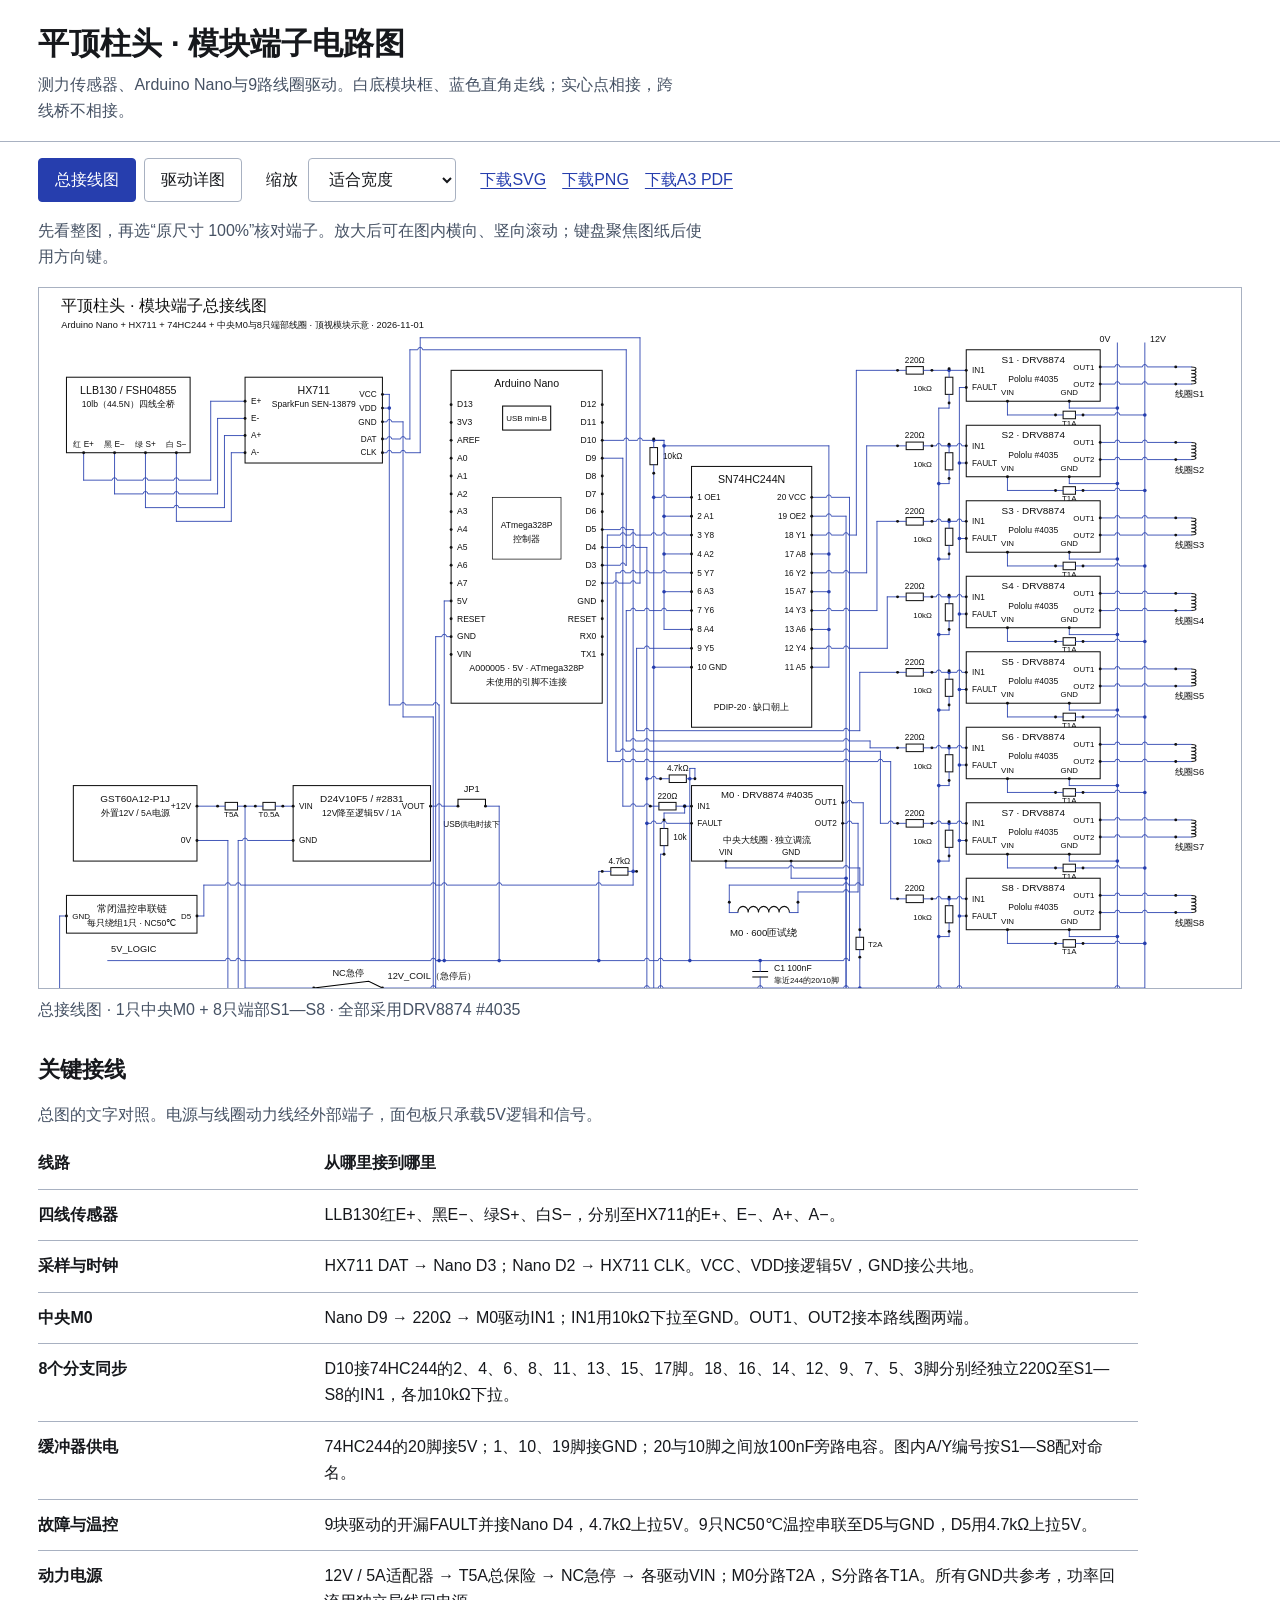
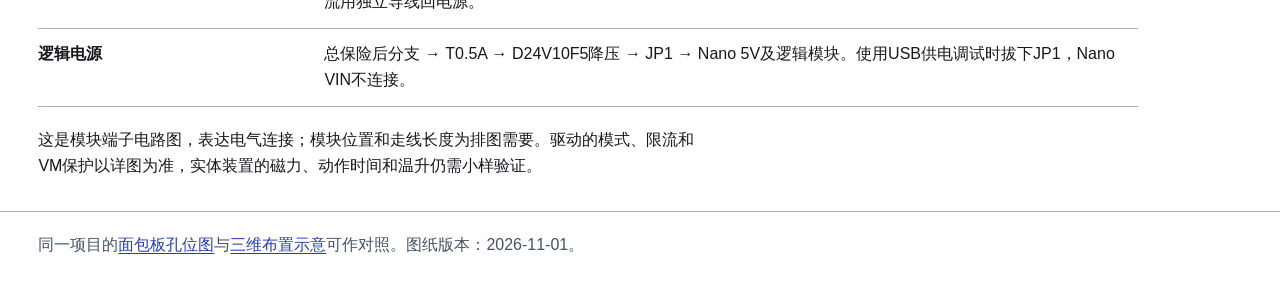
<file: circuit-diagram.html>
<!doctype html>
<html lang="zh-CN">
<head>
<meta charset="utf-8">
<meta name="viewport" content="width=device-width,initial-scale=1">
<meta name="color-scheme" content="light">
<title>平顶柱头 · 模块端子电路图</title>
<style>
:root{--paper:#fff;--ink:#16181c;--blue:#263eae;--muted:#465264;--line:#a8b1c1;--wash:#eef1fc;--focus:#172a84;color-scheme:light}
*{box-sizing:border-box}
body{margin:0;background:var(--paper);color:var(--ink);font:16px/1.65 "Microsoft YaHei","PingFang SC",sans-serif}
::selection{background:var(--wash);color:var(--focus)}
a{color:var(--blue);text-underline-offset:.2em}
a:hover{text-decoration-thickness:2px}
:focus-visible{outline:3px solid var(--focus);outline-offset:4px}
header,main,footer{padding-inline:clamp(16px,3vw,48px)}
header{padding-block:24px 16px;border-bottom:1px solid var(--line)}
h1{font-size:clamp(24px,2.4vw,34px);line-height:1.3;margin:0 0 8px;text-wrap:balance}
header p{margin:0;color:var(--muted);max-width:72ch}
.controls{display:flex;flex-wrap:wrap;align-items:center;gap:8px 24px;padding-block:16px}
.sheets{display:flex;gap:8px;flex-wrap:wrap}
button,select{font:inherit;color:var(--ink);background:var(--paper);border:1px solid var(--line);border-radius:4px;min-height:44px;padding:8px 16px;cursor:pointer}
button:hover,select:hover{background:var(--wash)}
button[aria-pressed="true"]{background:var(--blue);color:var(--paper);border-color:var(--blue)}
.zoom{display:flex;gap:10px;align-items:center}
select{max-width:180px}
.downloads{display:flex;flex-wrap:wrap;gap:4px 16px}
.downloads a{display:inline-flex;align-items:center;min-height:44px}
.hint{color:var(--muted);margin:0 0 16px;max-width:75ch}
.sheet-window{overflow:auto;max-height:78vh;border:1px solid var(--line);scrollbar-color:var(--line) var(--paper);scrollbar-width:thin;overscroll-behavior-x:contain}
.sheet-window img{display:block;width:100%;max-width:none;height:auto}
figure{margin:0}
figcaption{padding-block:8px 0;color:var(--muted)}
section{margin-block:32px}
h2{font-size:22px;line-height:1.4;margin:0 0 16px}
table{border-collapse:collapse;width:100%;max-width:1100px;font-variant-numeric:tabular-nums}
caption{text-align:left;color:var(--muted);margin-bottom:10px}
th,td{text-align:left;vertical-align:top;padding:12px 16px 12px 0;border-bottom:1px solid var(--line);overflow-wrap:anywhere}
th{font-weight:600}
th:first-child{width:26%}
section p{max-width:75ch;margin:20px 0}
footer{border-top:1px solid var(--line);padding-block:20px 28px;color:var(--muted)}
footer p{margin:0;max-width:75ch}
[hidden]{display:none!important}
@media(max-width:600px){.controls{gap:8px}.downloads{width:100%}th,td{padding-right:10px}.sheet-window{max-height:68vh}th:first-child{width:32%}}
@media print{header,.controls,.hint,section,footer,figcaption{display:none}main{padding:0}.sheet-window{border:0;overflow:visible;max-height:none}.sheet-window img{width:100%!important}}
</style>
</head>
<body>
<header>
<h1>平顶柱头 · 模块端子电路图</h1>
<p>测力传感器、Arduino Nano与9路线圈驱动。白底模块框、蓝色直角走线；实心点相接，跨线桥不相接。</p>
</header>
<main>
<div class="controls" aria-label="图纸与缩放">
<div class="sheets" role="group" aria-label="选择图纸">
<button type="button" id="main-sheet" aria-pressed="true">总接线图</button>
<button type="button" id="driver-sheet" aria-pressed="false">驱动详图</button>
</div>
<div class="zoom"><label for="zoom">缩放</label><select id="zoom"><option value="fit">适合宽度</option><option value="0.75">75%</option><option value="1">原尺寸 100%</option><option value="1.5">150%</option><option value="2">200%</option></select></div>
<div class="downloads" aria-label="下载图纸"><a id="svg-download" href="assets/circuit-diagram/system.svg" download>下载SVG</a><a id="png-download" href="assets/circuit-diagram/system.png" download>下载PNG</a><a href="assets/circuit-diagram/circuit-a3.pdf" download>下载A3 PDF</a></div>
</div>
<p class="hint" id="reading-hint">先看整图，再选“原尺寸 100%”核对端子。放大后可在图内横向、竖向滚动；键盘聚焦图纸后使用方向键。</p>
<figure>
<div class="sheet-window" tabindex="0" role="region" aria-label="可滚动的电路图" aria-describedby="reading-hint">
<img id="diagram" src="[data-uri]" width="3500" height="2340" alt="总接线图：LLB130经HX711连接Nano D3与D2；D9控制中央M0，D10经74HC244控制8路S线圈。下方是12V、5V、公共地及温控保护。具体端子见下方接线表。">
</div>
<figcaption id="sheet-caption" aria-live="polite">总接线图 · 1只中央M0 + 8只端部S1—S8 · 全部采用DRV8874 #4035</figcaption>
</figure>
<section aria-labelledby="connections-title">
<h2 id="connections-title">关键接线</h2>
<table id="main-table">
<caption>总图的文字对照。电源与线圈动力线经外部端子，面包板只承载5V逻辑和信号。</caption>
<thead><tr><th scope="col">线路</th><th scope="col">从哪里接到哪里</th></tr></thead>
<tbody>
<tr><th scope="row">四线传感器</th><td>LLB130红E+、黑E−、绿S+、白S−，分别至HX711的E+、E−、A+、A−。</td></tr>
<tr><th scope="row">采样与时钟</th><td>HX711 DAT → Nano D3；Nano D2 → HX711 CLK。VCC、VDD接逻辑5V，GND接公共地。</td></tr>
<tr><th scope="row">中央M0</th><td>Nano D9 → 220Ω → M0驱动IN1；IN1用10kΩ下拉至GND。OUT1、OUT2接本路线圈两端。</td></tr>
<tr><th scope="row">8个分支同步</th><td>D10接74HC244的2、4、6、8、11、13、15、17脚。18、16、14、12、9、7、5、3脚分别经独立220Ω至S1—S8的IN1，各加10kΩ下拉。</td></tr>
<tr><th scope="row">缓冲器供电</th><td>74HC244的20脚接5V；1、10、19脚接GND；20与10脚之间放100nF旁路电容。图内A/Y编号按S1—S8配对命名。</td></tr>
<tr><th scope="row">故障与温控</th><td>9块驱动的开漏FAULT并接Nano D4，4.7kΩ上拉5V。9只NC50℃温控串联至D5与GND，D5用4.7kΩ上拉5V。</td></tr>
<tr><th scope="row">动力电源</th><td>12V / 5A适配器 → T5A总保险 → NC急停 → 各驱动VIN；M0分路T2A，S分路各T1A。所有GND共参考，功率回流用独立导线回电源。</td></tr>
<tr><th scope="row">逻辑电源</th><td>总保险后分支 → T0.5A → D24V10F5降压 → JP1 → Nano 5V及逻辑模块。使用USB供电调试时拔下JP1，Nano VIN不连接。</td></tr>
</tbody></table>
<table id="driver-table" hidden>
<caption>以下设置须逐块应用于全部9块Pololu #4035。位置按端子名称识别，不按图中方位认针。</caption>
<thead><tr><th scope="col">DRV8874端子</th><th scope="col">连接与设置</th></tr></thead>
<tbody>
<tr><th scope="row">PMODE、SLEEP</th><td>接JP1后的逻辑5V，采用IN/IN控制模式。</td></tr>
<tr><th scope="row">PH/IN2、IMODE</th><td>直接接GND；IMODE使用固定关断时间调流模式。</td></tr>
<tr><th scope="row">EN/IN1</th><td>D9或对应74HC244输出 → 220Ω → IN1；IN1另接10kΩ至GND。</td></tr>
<tr><th scope="row">VREF限流</th><td>保留原板10kΩ至SLEEP的上拉。增加Rd至GND，首次各路均用560Ω；试验后M0计划5.11kΩ，S计划1.58kΩ，对应典型调流阈值约1.5A、0.6A。</td></tr>
<tr><th scope="row">CS</th><td>保留原板2.49kΩ至GND的电阻；不使用原板默认大电流限流值。</td></tr>
<tr><th scope="row">VM保护</th><td>驱动附近的VM至GND并联470µF / 35V、100nF / 50V、SMCJ18A。电解正极接VM；TVS阴极接VM，阳极接GND。</td></tr>
<tr><th scope="row">VIN、OUT1/2、FAULT</th><td>VIN接本路保险后的12V；OUT1/2只接本路线圈；FAULT接公共F线至D4。</td></tr>
</tbody></table>
<p>这是模块端子电路图，表达电气连接；模块位置和走线长度为排图需要。驱动的模式、限流和VM保护以详图为准，实体装置的磁力、动作时间和温升仍需小样验证。</p>
</section>
</main>
<footer><p>同一项目的<a href="breadboard-wiring.html?view=board&amp;step=adc&amp;wire=dat">面包板孔位图</a>与<a href="press-interaction.html">三维布置示意</a>可作对照。图纸版本：2026-11-01。</p></footer>
<script>
(()=>{'use strict';
const sheets={main:{src:'[data-uri]',width:3500,height:2340,file:'system',caption:'总接线图 · 1只中央M0 + 8只端部S1—S8 · 全部采用DRV8874 #4035',alt:'总接线图：LLB130经HX711连接Nano D3与D2；D9控制中央M0，D10经74HC244控制8路S线圈。下方是12V、5V、公共地及温控保护。具体端子见下方接线表。'},driver:{src:'[data-uri]',width:2600,height:1800,file:'driver',caption:'驱动详图 · 全部9路逐块采用相同模式与保护接线 · M0与S的Rd不同',alt:'DRV8874详图：PMODE和SLEEP接5V，IN2与IMODE接GND，IN1经220欧输入并10k下拉，VREF经Rd至GND，VM带本地电容与TVS。具体设置见下方接线表。'}};
const $=id=>document.getElementById(id);let active='main';
function zoom(){const v=$('zoom').value;$('diagram').style.width=v==='fit'?'100%':sheets[active].width*Number(v)+'px';}
function show(key,update){active=sheets[key]?key:'main';const s=sheets[active],img=$('diagram');img.src=s.src;img.width=s.width;img.height=s.height;img.alt=s.alt;$('sheet-caption').textContent=s.caption;
for(const k of ['main','driver']){$(k+'-sheet').setAttribute('aria-pressed',String(k===active));$(k+'-table').hidden=k!==active;}
for(const ext of ['svg','png'])$(ext+'-download').href='assets/circuit-diagram/'+s.file+'.'+ext;
zoom();document.querySelector('.sheet-window').scrollTo?.(0,0);
if(update){const url=new URL(location.href);url.searchParams.set('sheet',active);history.replaceState(null,'',url);}}
$('main-sheet').addEventListener('click',()=>show('main',true));$('driver-sheet').addEventListener('click',()=>show('driver',true));$('zoom').addEventListener('change',zoom);
show(new URL(location.href).searchParams.get('sheet'),false);
})();
</script>
</body>
</html>
</file>
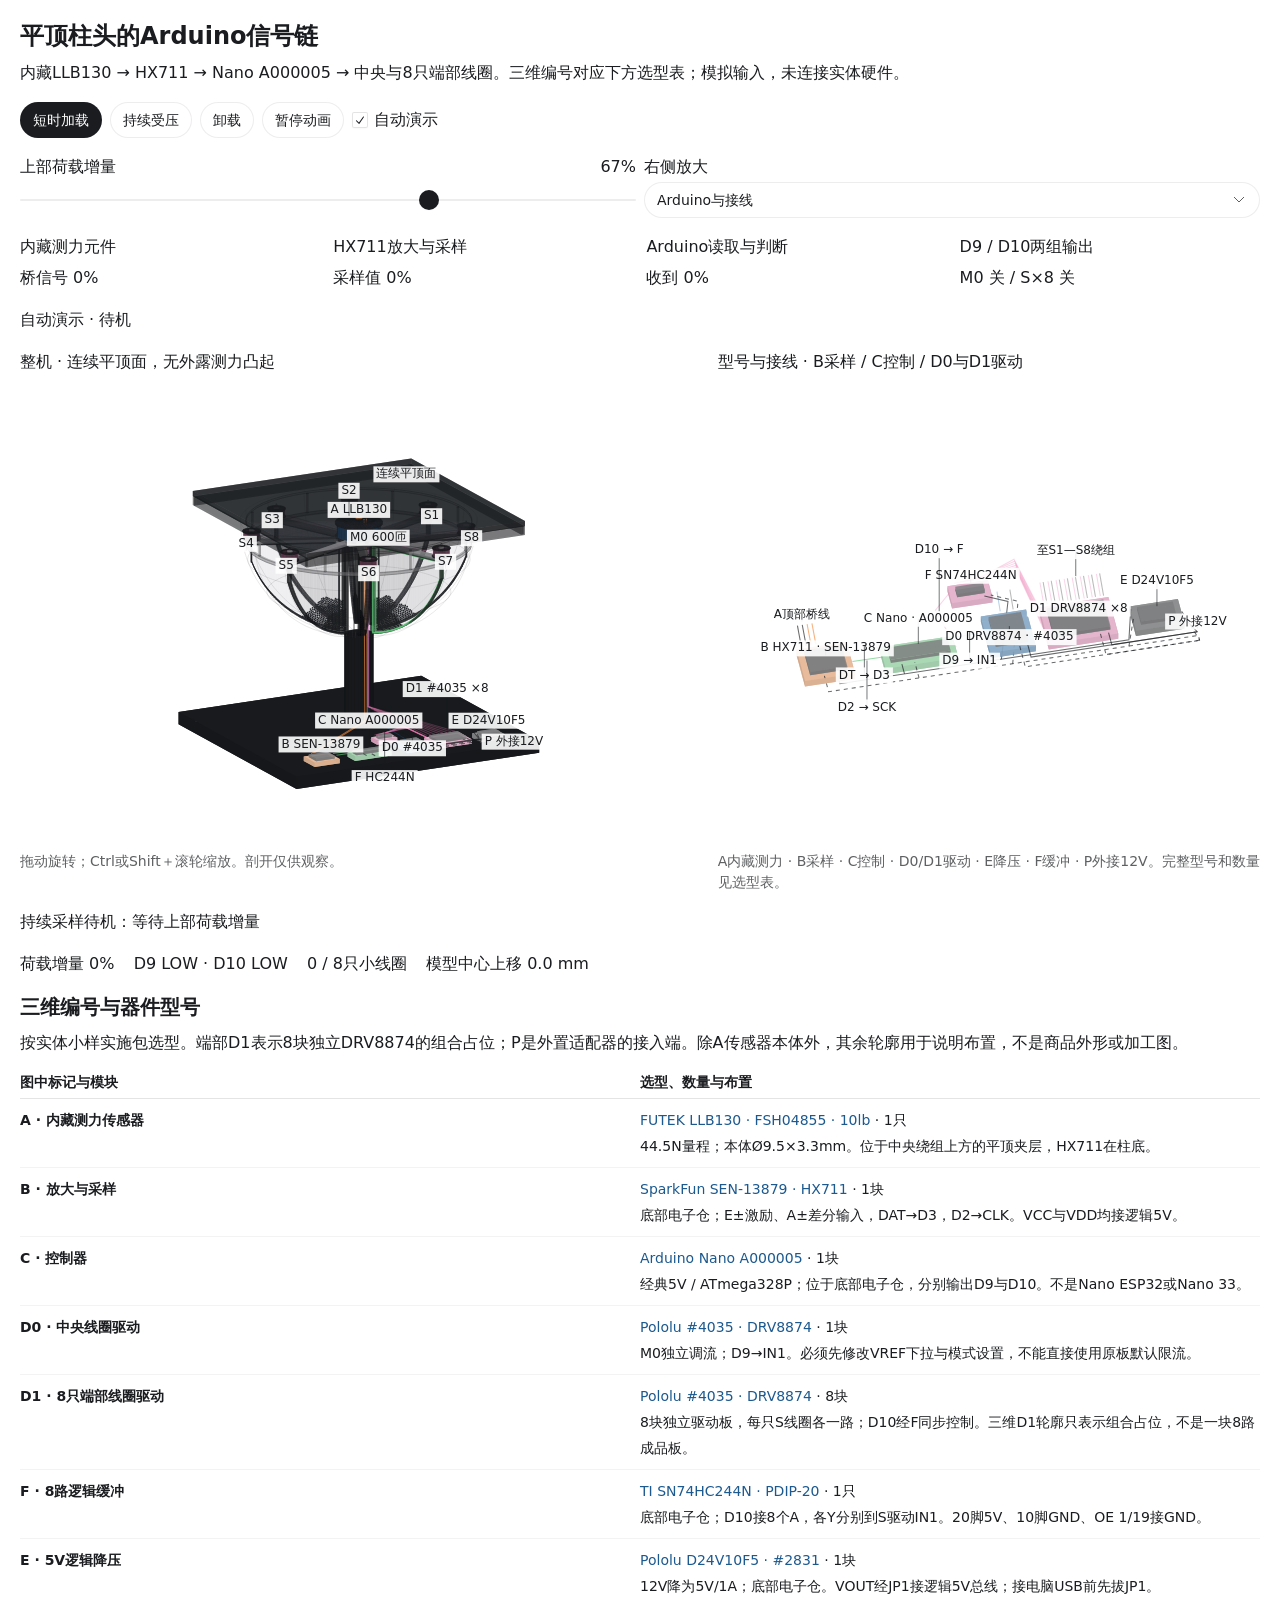
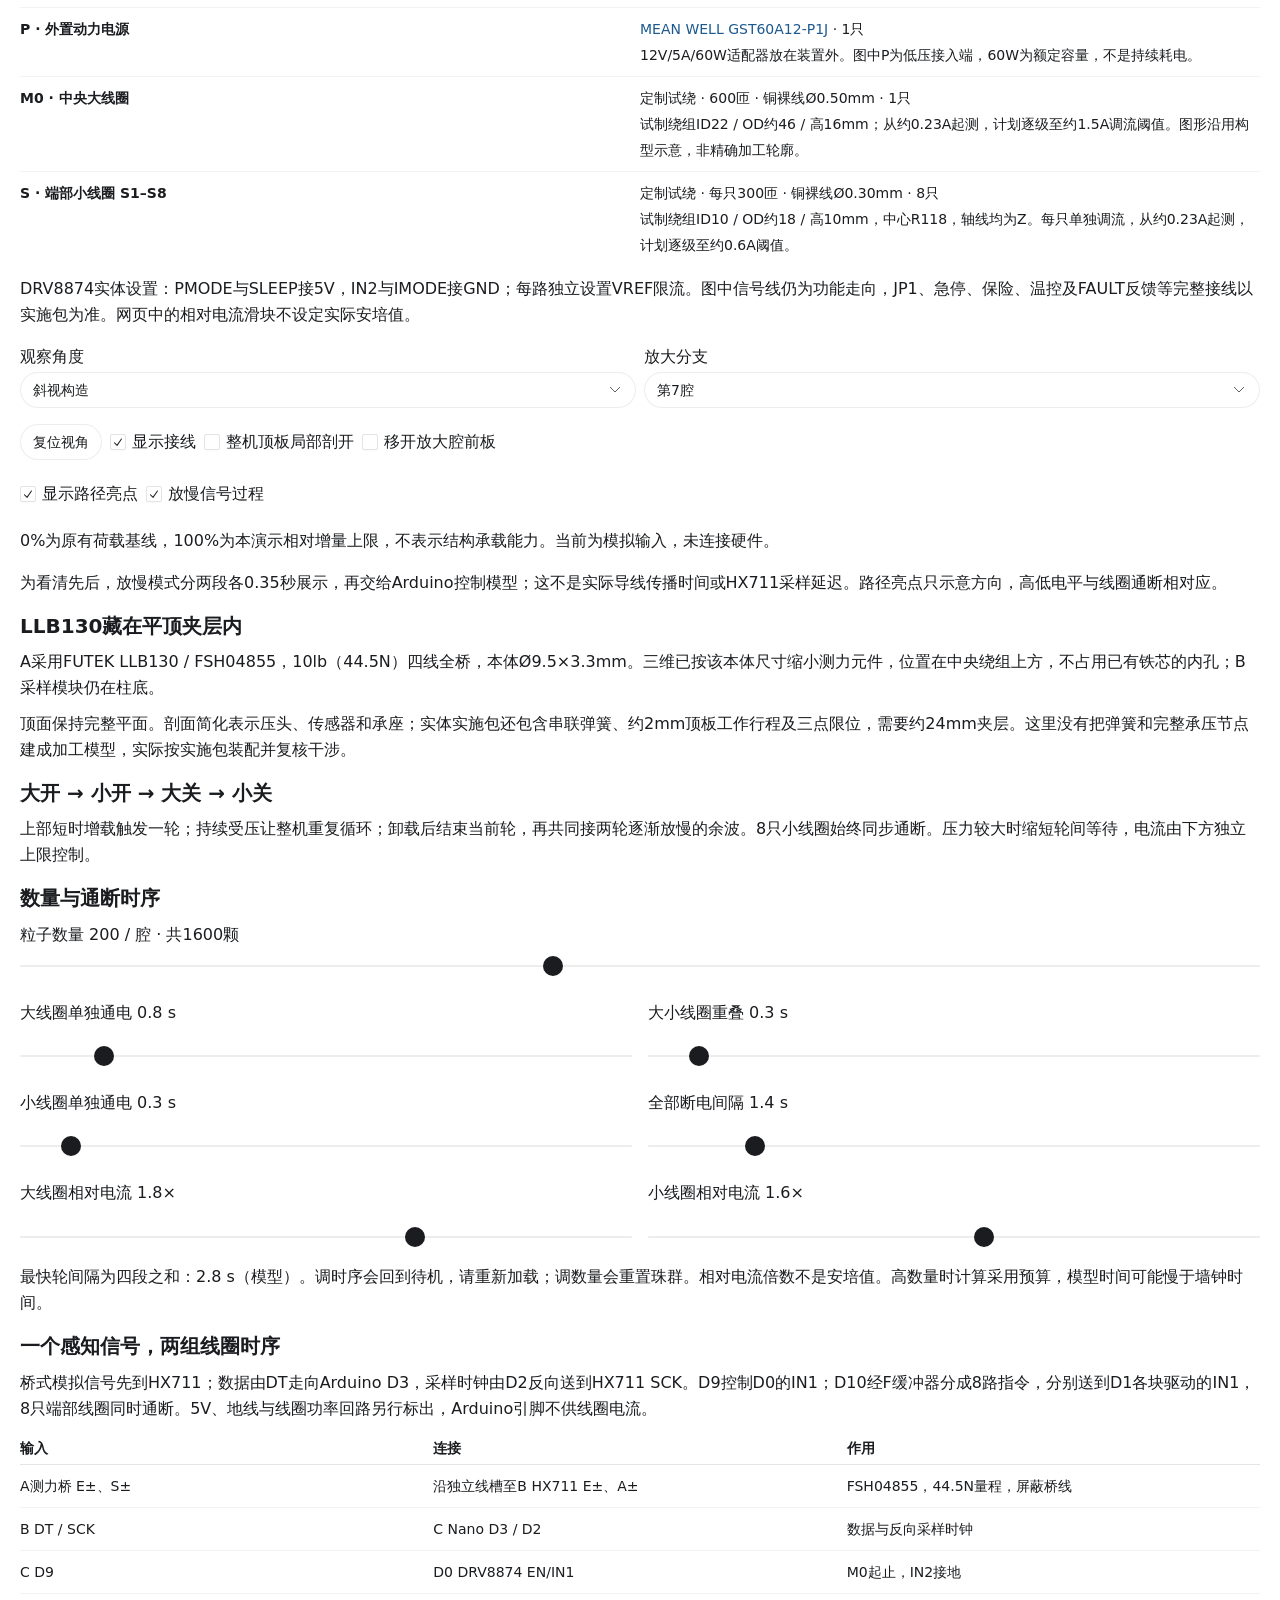
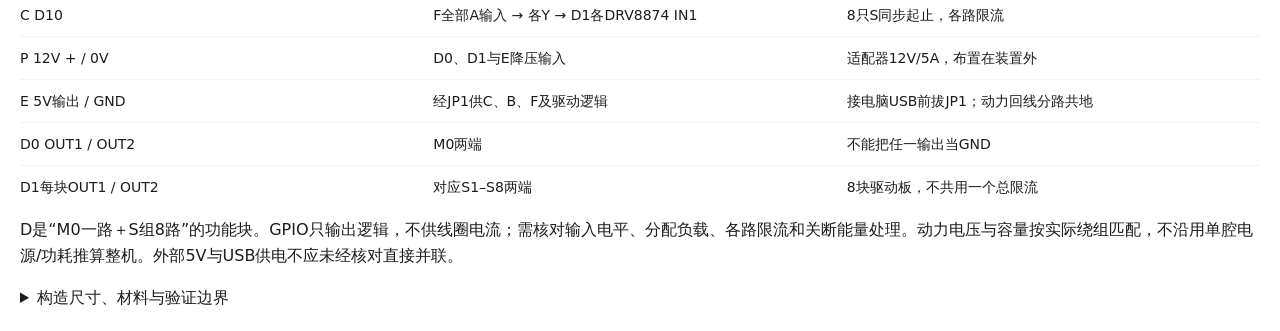
<file: press-interaction.html>
<!doctype html>
<html lang="zh-CN">
<head>
<meta charset="utf-8">
<meta name="viewport" content="width=device-width,initial-scale=1">
<title>平顶受压 · 器件选型与Arduino信号链</title>
<style>

:root {
  color-scheme: light dark;
  background-color: var(
    --background,
    var(--color-background-primary, light-dark(rgb(255 255 255), rgb(24 24 24)))
  ) !important;

  /* Agent-facing contract; keep in sync with SKILL.md. */
  --background: var(
    --color-background-primary,
    light-dark(rgb(255 255 255), rgb(24 24 24))
  );
  --foreground: var(
    --color-text-primary,
    light-dark(rgb(26 28 31), rgb(255 255 255))
  );
  --card: color-mix(in oklab, var(--foreground) 5%, var(--background));
  --card-foreground: var(
    --color-text-primary,
    light-dark(rgb(26 28 31), rgb(255 255 255))
  );
  --popover: var(
    --color-background-secondary,
    light-dark(rgb(255 255 255), rgb(45 45 45))
  );
  --popover-foreground: var(
    --color-text-primary,
    light-dark(rgb(26 28 31), rgb(255 255 255))
  );
  --primary: var(
    --color-text-info,
    light-dark(rgb(27 104 171), rgb(131 195 255))
  );
  --primary-foreground: var(
    --color-text-inverse,
    light-dark(rgb(255 255 255), rgb(13 13 13))
  );
  --secondary: var(
    --color-background-secondary,
    light-dark(rgb(255 255 255 / 96%), rgb(54 54 54 / 96%))
  );
  --secondary-foreground: var(
    --color-text-primary,
    light-dark(rgb(26 28 31), rgb(255 255 255))
  );
  --muted: color-mix(in srgb, var(--foreground) 10%, transparent);
  --muted-foreground: var(
    --color-text-secondary,
    light-dark(rgb(26 28 31 / 70%), rgb(255 255 255 / 70%))
  );
  --accent: var(
    --color-background-info,
    light-dark(rgb(229 242 255), rgb(13 39 63))
  );
  --accent-foreground: var(
    --color-text-info,
    light-dark(rgb(27 104 171), rgb(131 195 255))
  );
  --destructive: var(
    --color-text-warning,
    light-dark(rgb(226 85 7), rgb(255 133 73))
  );
  --border: var(
    --color-border-secondary,
    light-dark(rgb(26 28 31 / 8%), rgb(255 255 255 / 8.2%))
  );
  --input: var(
    --color-border-primary,
    light-dark(
      rgb(26 28 31 / 11.8%),
      color-mix(in oklab, rgb(0 0 0) 10%, transparent)
    )
  );
  --ring: var(
    --color-ring-primary,
    light-dark(rgb(51 156 255), rgb(131 195 255 / 76%))
  );
  --font-size-base: var(--font-text-md-size, 16px);
  --blue: light-dark(rgb(27 104 171), rgb(131 195 255));
  --orange: light-dark(rgb(226 85 7), rgb(251 106 34));
  --green: light-dark(rgb(0 162 64), rgb(64 201 119));
  --red: light-dark(rgb(224 46 42), rgb(255 103 100));
  --purple: light-dark(rgb(146 79 247), rgb(173 123 249));
  --yellow: light-dark(rgb(255 195 0), rgb(255 210 64));
  --viz-series-1: var(--primary);
  --viz-series-2: light-dark(rgb(243 136 59), rgb(245 154 86));
  --viz-series-3: light-dark(rgb(93 201 119), rgb(116 213 139));
  --viz-series-4: light-dark(rgb(235 119 177), rgb(240 143 192));
  --viz-series-5: light-dark(rgb(155 121 236), rgb(170 145 239));
  --viz-series-6: light-dark(rgb(58 185 177), rgb(90 203 194));

  /* Internal implementation variables; not part of the agent contract. */
  --font-sans:
    -apple-system-body, ui-sans-serif, -apple-system, system-ui, "Segoe UI",
    Helvetica, "Apple Color Emoji", Arial, sans-serif, "Segoe UI Emoji",
    "Segoe UI Symbol";
  --font-mono:
    ui-monospace, SFMono-Regular, "SF Mono", Menlo, Consolas, "Liberation Mono",
    monospace;
  --font-size-normal: max(11px, var(--font-size-base));
  --font-size-tooltip: calc(var(--font-size-base) - 1px);
  --font-size-small: max(11px, calc(var(--font-size-base) - 2px));
  --font-size-h1: calc(var(--font-size-normal) * 1.7142857143);
  --font-size-h2: calc(var(--font-size-normal) * 1.4285714286);
  --font-size-h3: calc(var(--font-size-normal) * 1.2857142857);
  --font-weight-normal: 400;
  --font-weight-medium: 500;
  --icon-size: 16px;
  --line-height-normal: calc(var(--font-size-normal) * 1.5);
  --line-height-tooltip: calc(var(--font-size-tooltip) * 1.4285714286);
  --line-height-small: calc(var(--font-size-small) + 4px);
  --corner-shape: round;
  --radius: var(--border-radius-lg, 8px);
  --radius-sm: calc(var(--radius) * 0.5);
  --radius-md: calc(var(--radius) * 0.75);
  --radius-lg: var(--radius);
  --radius-2xl: calc(var(--radius) * 2);
  --radius-full: 9999px;
  --shadow-sm: 0 1px 2px -1px rgb(0 0 0 / 8%);
  --checkmark-image: url("data:image/svg+xml,%3Csvg xmlns='http://www.w3.org/2000/svg' viewBox='0 0 17 17'%3E%3Cpath d='M12.8961 3.64101C13.1297 3.41418 13.4984 3.37523 13.7779 3.56581C14.0571 3.75635 14.1554 4.11331 14.0299 4.41347L13.9615 4.53847L7.71151 13.7045C7.59411 13.8767 7.4063 13.9877 7.19881 14.0072C6.99136 14.0267 6.78564 13.9533 6.63826 13.806L2.88826 10.056L2.79842 9.9457C2.6192 9.67407 2.64927 9.30496 2.88826 9.06581C3.12738 8.82669 3.49647 8.79676 3.76815 8.97597L3.8785 9.06581L7.03084 12.2182L12.8053 3.74941L12.8961 3.64101Z'/%3E%3C/svg%3E");

  /* Legacy aliases; not part of the current agent contract. */
  --viz-bg: transparent;
  --viz-panel: var(--card);
  --viz-border: var(--border);
  --viz-text: var(--foreground);
  --viz-muted: var(--muted-foreground);
  --viz-accent: var(--primary);
  --viz-accent-text: var(--primary-foreground);
  --viz-accent-bg: var(--accent);
  --viz-font-size: var(--font-size-base);
  --viz-warning: var(--destructive);
}

:root[data-theme="light"] {
  color-scheme: light;
}

:root[data-theme="dark"] {
  color-scheme: dark;
}

* {
  box-sizing: border-box;
}

html > body {
  /* Preserve MCP aliases for older inline renderers without creating :root cycles. */
  --color-background-primary: var(
    --background,
    light-dark(rgb(255 255 255), rgb(24 24 24))
  );
  --color-text-primary: var(
    --foreground,
    light-dark(rgb(26 28 31), rgb(255 255 255))
  );
  --color-border-secondary: var(
    --border,
    light-dark(rgb(26 28 31 / 8%), rgb(255 255 255 / 8.2%))
  );

  margin: 0;
  padding: var(--visualize-paint-gutter, 0px);
  color: var(--foreground);
  background: transparent !important;
  font-family: var(--font-sans) !important;
  -webkit-font-smoothing: antialiased;
  font-size: var(--font-size-base);
  line-height: calc(var(--font-size-base) * 1.625);
  font-weight: var(--font-weight-normal);
}

.cursor-interaction {
  cursor: var(--cursor-interaction, pointer);
}

a {
  color: color-mix(in srgb, var(--viz-accent) 80%, var(--viz-text) 20%);
  cursor: var(--cursor-interaction, pointer);
  text-decoration: none;
  text-underline-offset: 2px;
  font-weight: inherit;
}

a:is(:hover, :focus-visible) {
  text-decoration-line: underline;
  text-decoration-style: dashed;
  text-decoration-thickness: 0.5px;
}

h1,
h2,
h3,
h4,
h5,
h6,
p {
  margin-block: 0;
}
p,
h1,
h2,
h3,
h4,
h5,
h6,
li,
.table {
  font-family: var(--font-sans);
}

h1 {
  font-size: calc(var(--font-size-base) * 1.5);
  line-height: 1.3333333333;
}

h2 {
  font-size: calc(var(--font-size-base) * 1.25);
  line-height: 1.4;
}
h3 {
  font-size: calc(var(--font-size-base) * 1.125);
  line-height: 1.5555555556;
}
h4 {
  font-size: var(--font-size-base);
  line-height: 1.5;
}
h5,
h6 {
  font-size: var(--font-size-base);
  line-height: calc(var(--font-size-base) * 1.625);
}

h1,
h2,
h3,
h4,
h5,
h6,
b,
strong,
th {
  font-weight: 600;
}

code:not(pre code) {
  display: inline;
  padding: 1px 6px;
  border-radius: var(--radius-sm);
  corner-shape: var(--corner-shape);
  background: var(--muted);
  font-family: var(--font-mono);
  font-size: 0.92em;
  overflow-wrap: anywhere;
  -webkit-box-decoration-break: clone;
  box-decoration-break: clone;
  word-break: break-word;
}
pre,
pre code {
  font-family: var(--font-mono);
  font-size: 12px;
  line-height: 20px;
}

.table-responsive {
  width: 100%;
  overflow-x: auto;
  scrollbar-width: thin;
}

.table {
  width: 100%;
  color: var(--foreground);
  font: inherit;
  text-align: start;
  border-collapse: separate;
  border-spacing: 0;
  font-size: calc(var(--font-size-base) * 0.875);
  line-height: calc(var(--font-size-base) * 1.625);
  font-family: var(--font-sans);
}

.table :is(th, td) {
  padding-block: 10px;
  padding-inline: 0 24px;
  overflow-wrap: anywhere;
  border-bottom: 1px solid var(--border);
  text-align: start;
  vertical-align: top;
  border-bottom-color: color-mix(in srgb, var(--foreground) 5%, transparent);
}
.table :is(th, td):not(:last-child) {
  padding-inline-end: calc(var(--font-size-base) * 1.5);
}

.table-responsive > .table :is(th, td) {
  overflow-wrap: break-word;
}

.table :is(th, td):last-child {
  padding-inline-end: 0;
}

.table :is(caption, thead th) {
  font-weight: 600;
}

.table thead :is(th, td) {
  border-bottom-color: var(--border-strong, var(--input));
  padding-block: calc(var(--font-size-base) / 2);
  line-height: var(--font-size-base);
}

.table tbody tr:last-child :is(th, td) {
  border-bottom: 0;
}
.table tbody :is(th, td) {
  padding-block: calc(var(--font-size-base) * 0.625);
}

.table.table-sm :is(th, td) {
  padding-block: 8px;
}

.table.table-sm :is(th, td):not(:last-child) {
  padding-inline-end: 16px;
}

.table :is(.text-end, [align="right"]) {
  text-align: end;
  font-variant-numeric: tabular-nums;
}

.table :is(.text-center, [align="center"]) {
  text-align: center;
}

.table .text-nowrap {
  white-space: nowrap;
}

#widget {
  display: flex;
  flex-direction: column;
  gap: 12px;
  width: 100%;
  padding: 0;
  background: transparent !important;
}

.card {
  min-width: 0;
  padding: 12px;
  overflow: hidden;
  overflow-wrap: break-word;
  border-radius: var(--radius-2xl);
  corner-shape: var(--corner-shape);
  color: var(--card-foreground);
  background: var(--card);
}

.widget {
  min-width: 0;
  overflow: hidden;
  border: 0;
  border-radius: var(--radius-lg);
  corner-shape: var(--corner-shape);
  box-shadow: 0 0 0 0.5px var(--border-strong, var(--border));
  color: var(--foreground);
  background: var(--background);
}

#widget > :not(.card, .widget, .progress) {
  width: 100% !important;
  max-width: none !important;
  margin: 0 !important;
  padding: 0 !important;
  border: 0 !important;
  border-radius: 0 !important;
  background: transparent !important;
  box-shadow: none !important;
}

.tooltip {
  position: fixed;
  z-index: 50;
  top: 0;
  left: 0;
  width: max-content;
  max-width: min(
    20rem,
    var(--tooltip-available-width, calc(100vw - 10px)),
    calc(100vw - 10px)
  );
  max-height: min(
    var(--tooltip-available-height, calc(100vh - 10px)),
    calc(100vh - 10px)
  );
  border: 1px solid var(--border);
  corner-shape: var(--corner-shape);
  overflow-wrap: break-word;
  white-space: normal;
  pointer-events: none;
  user-select: none;
  font-family: var(--font-sans);
  padding: 5px 12px;
  border-color: color-mix(
    in oklab,
    light-dark(var(--primary-foreground), var(--foreground)) 5%,
    transparent
  );
  border-radius: var(--radius-2xl);
  color: light-dark(var(--primary-foreground), var(--foreground));
  background: light-dark(var(--foreground), var(--popover));
  box-shadow: 0 8px 18px rgb(15 23 42 / 20%);
  letter-spacing: -0.15px;
  font-size: calc(var(--font-size-base) * 14 / 16);
  font-size: round(nearest, calc(var(--font-size-base) * 14 / 16), 1px);
  font-weight: 600;
  line-height: 18px;
  text-align: center;
}

.viz-grid {
  display: grid;
  grid-template-columns: repeat(auto-fit, minmax(max(180px, 24%), 1fr));
  gap: 10px;
}

.viz-stat {
  display: flex;
  flex-direction: column;
  gap: 2px;
}

.viz-stat-value {
  font-size: var(--font-size-h2);
  font-weight: var(--font-weight-medium);
  line-height: 1.25;
}

.viz-row {
  display: flex;
  flex-wrap: wrap;
  align-items: center;
  gap: 10px;
}

hr {
  width: 100%;
  height: 1px;
  margin-block: 6px;
  border: 0;
  background: var(--border);
}

.nav {
  display: flex;
  min-width: 0;
  align-items: center;
  gap: 4px;
}

.progress {
  display: flex;
  height: 8px;
  margin-block: calc((var(--line-height-normal, 1.5em) - 8px) / 2);
  overflow: hidden;
  border: 0;
  border-radius: var(--radius-full);
  background: var(--muted);
}

.progress-bar:only-child {
  border-radius: var(--radius-full);
}

.progress-bar {
  height: 100%;
  flex-shrink: 0;
  border: 0;
  background: var(--viz-series-1);
}

.viz-badge {
  display: inline-flex;
  align-items: center;
  padding: 4px 8px;
  border-radius: var(--radius-sm);
  color: color-mix(in srgb, var(--foreground) 40%, var(--muted-foreground));
  background: color-mix(in srgb, var(--foreground) 5%, transparent);
  font-family: var(--font-sans);
  font-size: calc(var(--font-size-base) * 14 / 16);
  font-size: round(nearest, calc(var(--font-size-base) * 14 / 16), 1px);
  font-weight: var(--font-weight-normal);
  line-height: 1;
}

small,
.text-small {
  font-size: var(--font-size-small);
  line-height: var(--line-height-small);
}

.text-muted {
  color: var(--muted-foreground);
}

.tabular-nums {
  font-variant-numeric: tabular-nums;
}

.sr-only {
  position: absolute;
  width: 1px;
  height: 1px;
  padding: 0;
  overflow: hidden;
  clip: rect(0, 0, 0, 0);
  white-space: nowrap;
  border: 0;
}

.viz-controls {
  display: flex;
  flex-wrap: wrap;
  align-items: center;
  gap: 8px;
}

.viz-controls > .form-label {
  display: grid;
  min-width: min(100%, 260px);
  flex: 1 1 280px;
  grid-template-columns: minmax(0, 1fr) auto;
  align-items: baseline;
  gap: 2px 12px;
  margin-bottom: 0;
}

.viz-controls > .form-label > :is(.form-control, .form-range, .form-select) {
  grid-column: 1 / -1;
}

.btn,
.nav-link,
.form-check-input,
.form-control,
.form-range,
.form-select {
  font: inherit;
}

/* Match inline alignment without overriding a containing flex or grid layout. */
.btn,
.nav-link,
.form-control,
.form-select,
.form-range,
.form-check {
  vertical-align: middle;
}

.btn,
.nav-link {
  --btn-size: calc(12px + 2 * var(--control-spacing, 12px));
  appearance: button;
  display: inline-flex;
  inline-size: fit-content;
  max-inline-size: 100%;
  align-items: center;
  justify-content: center;
  gap: 4px;
  margin: 0;
  padding: 0 8px;
  -webkit-app-region: no-drag;
  border: 1px solid var(--input);
  corner-shape: var(--corner-shape);
  cursor: var(--cursor-interaction, pointer);
  text-align: center;
  text-decoration: none;
  white-space: nowrap;
  user-select: none;
  -webkit-font-smoothing: inherit;
  font-family: var(--font-sans);
  height: fit-content;
  min-height: var(--btn-size);
  padding-inline: var(--control-spacing, 12px);
  border-color: transparent;
  border-radius: var(--radius-full);
  color: var(--foreground);
  background: color-mix(in srgb, var(--foreground) 5%, transparent);
  font-size: calc(var(--font-size-base) * 14 / 16);
  font-size: round(nearest, calc(var(--font-size-base) * 14 / 16), 1px);
  font-weight: var(--font-weight-normal);
  line-height: 18px;
}

.btn {
  border-color: var(--border);
  color: var(--secondary-foreground);
  background: var(--secondary);
}

/* Codex Button size="compact"; appearance stays with the button variant. */
.btn-sm {
  --btn-size: 24px;
  padding-inline: 8px;
  font-size: calc(var(--font-size-base) * 12 / 16);
  font-size: round(nearest, calc(var(--font-size-base) * 12 / 16), 1px);
  line-height: 16px;
}

.btn:is(.btn-block, .viz-tile) {
  inline-size: 100%;
}

.btn.viz-tile {
  min-width: 0;
  overflow-wrap: anywhere;
  white-space: normal;
}

a.btn {
  cursor: var(--cursor-interaction, pointer);
  text-decoration: none;
}

.btn:not(:disabled):hover {
  background: light-dark(
    color-mix(in srgb, var(--foreground) 5.5%, transparent),
    color-mix(in srgb, var(--foreground) 8%, transparent)
  );
}

.nav-link:not(:disabled):not([aria-disabled="true"]):hover {
  background: color-mix(in srgb, var(--foreground) 10%, transparent);
}

.btn-primary {
  border-color: var(--border);
  color: var(--primary-foreground);
  background: var(--foreground);
  background-clip: border-box;
}

.btn-primary .text-muted {
  color: color-mix(in srgb, var(--primary-foreground) 50%, transparent);
}

.btn-primary:not(:disabled):hover {
  background: color-mix(in srgb, var(--foreground) 80%, transparent);
  background-clip: border-box;
}

.btn-ghost {
  border-color: transparent;
  color: var(--muted-foreground);
  background: transparent;
}

.btn-ghost:not(:disabled):hover {
  color: var(--muted-foreground);
  background: light-dark(
    color-mix(in srgb, var(--foreground) 5.5%, transparent),
    color-mix(in srgb, var(--foreground) 8%, transparent)
  );
}

.nav-pills .nav-link {
  min-width: 0;
  border-color: transparent;
  color: var(--muted-foreground);
  background: transparent;
}

.nav-justified .nav-link {
  flex: 1 1 0;
  overflow-wrap: anywhere;
  white-space: normal;
}

.nav-pills .nav-link.active {
  color: var(--foreground);
  background: var(--muted);
}

/* Shared preview chrome; product styles stay inside each variant. */
.viz-dotted-background {
  background-image: radial-gradient(
    circle,
    color-mix(in srgb, var(--foreground) 14%, transparent) 0.8px,
    transparent 0.8px
  );
  background-position: center;
  background-size: 16px 16px;
}

.viz-carousel {
  position: relative;
  min-width: 0;
}

.viz-carousel:has(> .viz-carousel-controls) {
  min-height: calc(60px + var(--viz-carousel-picker-height, 0px));
  padding-bottom: 60px;
}

.viz-carousel > [data-variant][hidden] {
  display: none !important;
}

.viz-carousel > [data-variant] {
  isolation: isolate;
}

.viz-carousel-controls {
  --viz-carousel-hover: light-dark(
    color-mix(in srgb, var(--foreground) 5.4%, transparent),
    color-mix(in srgb, var(--foreground) 7.8%, transparent)
  );
  position: absolute;
  z-index: 2;
  bottom: 8px;
  left: 50%;
  display: flex;
  width: max-content;
  /* Leave room for the host's design-controls launcher at the trailing edge. */
  max-width: calc(100% - 96px);
  align-items: center;
  gap: 0;
  padding: 0;
  border: 1px solid var(--border);
  border-radius: 16px;
  color: var(--foreground);
  background: var(--background);
  font-family: var(--font-sans);
  /* Match the settings dropdown chrome independently of the content font size. */
  font-size: 13px;
  font-weight: var(--font-weight-normal);
  line-height: 18px;
  transform: translateX(-50%);
  user-select: none;
}

/* Keep authored mockup button styles out of the shared carousel chrome. */
.viz-carousel-controls button,
.viz-carousel-picker > summary {
  display: flex !important;
  height: auto !important;
  min-height: 30px;
  align-items: center !important;
  justify-content: center !important;
  gap: 4px;
  padding: 0 6px !important;
  -webkit-app-region: no-drag;
  border: 0 !important;
  border-radius: 14px !important;
  color: inherit !important;
  background: transparent !important;
  font: inherit !important;
  -webkit-tap-highlight-color: transparent;
}

.viz-carousel-controls > button,
.viz-carousel-picker > summary {
  position: relative;
  isolation: isolate;
}

.viz-carousel-controls > button {
  --icon-size: 16px;
  width: 30px !important;
  padding: 0 !important;
}

.viz-carousel-picker > summary {
  padding-inline: 12px !important;
}

.viz-carousel-controls .viz-carousel-caret {
  width: 14px;
  height: 14px;
  flex: none;
  margin: 0;
  color: inherit;
  transform: rotate(180deg);
}

.viz-carousel-controls > button > svg,
.viz-carousel-controls .viz-carousel-caret,
.viz-carousel-count {
  opacity: 0.5;
}

.viz-carousel-controls > button::before,
.viz-carousel-picker > summary::before {
  position: absolute;
  z-index: -1;
  inset: 3px;
  border-radius: 12px;
  content: "";
  pointer-events: none;
}

.viz-carousel-controls > button:hover::before,
.viz-carousel-picker > summary:hover::before {
  background: var(--viz-carousel-hover);
}

.viz-carousel-controls > button,
.viz-carousel-controls [data-lucide],
.viz-carousel-controls .lucide {
  flex-shrink: 0;
}

.viz-carousel-picker {
  min-width: 0;
}

.viz-carousel-picker > summary {
  min-width: 0;
  list-style: none;
}

.viz-carousel-picker > summary::-webkit-details-marker {
  display: none;
}

.viz-carousel-count {
  flex-shrink: 0;
  white-space: nowrap;
}

.viz-carousel-name {
  min-width: 0;
  overflow: hidden;
  text-overflow: ellipsis;
  white-space: nowrap;
}

.viz-carousel-options {
  position: absolute;
  right: 0;
  bottom: calc(100% + 4px);
  left: 0;
  display: flex;
  max-height: 240px;
  flex-direction: column;
  gap: 2px;
  overflow: auto;
  padding: 4px;
  border: 1px solid var(--border);
  border-radius: var(--radius-lg);
  background: var(--background);
  box-shadow: 0 4px 12px light-dark(rgb(0 0 0 / 6%), rgb(0 0 0 / 25%));
}

.viz-carousel-options > button {
  border-radius: max(0px, calc(var(--radius-lg) - 5px)) !important;
  width: 100% !important;
  min-height: 28px;
  justify-content: flex-start !important;
  padding: 4px 8px !important;
  font-size: var(--font-size-small) !important;
  text-align: start;
  white-space: normal;
  overflow-wrap: anywhere;
}

.viz-carousel-options > [aria-current="true"],
.viz-carousel-options > button:hover {
  background: var(--viz-carousel-hover) !important;
}

.btn:disabled,
.nav-link:disabled,
.nav-link[aria-disabled="true"] {
  cursor: not-allowed;
  opacity: 0.4;
}

[data-lucide] {
  stroke-width: 1.6;
}

.form-label {
  display: block;
  margin-bottom: 6px;
  color: var(--foreground);
}

.form-control {
  display: block;
  width: 100%;
  padding: 0 8px;
  outline: none;
  border: 1px solid var(--input);
  corner-shape: var(--corner-shape);
  color: var(--foreground);
  font-family: var(--font-sans);
  height: calc(12px + 2 * var(--control-spacing, 12px));
  min-height: calc(12px + 2 * var(--control-spacing, 12px));
  padding-inline: calc(4px + var(--control-spacing, 12px) / 2);
  border-color: var(--input);
  border-radius: var(--radius-md);
  background: color-mix(in srgb, var(--popover) 96%, transparent);
  font-size: calc(var(--font-size-base) * 14 / 16);
  font-size: round(nearest, calc(var(--font-size-base) * 14 / 16), 1px);
  font-weight: var(--font-weight-normal);
  line-height: 1.4285714286;
}
.form-control:is(
  [type="file"],
  [type="date"],
  [type="datetime-local"],
  [type="month"],
  [type="week"],
  [type="color"]
) {
  height: calc(12px + 2 * var(--control-spacing, 12px));
  min-height: calc(12px + 2 * var(--control-spacing, 12px));
  line-height: 18px;
}
.form-control:is(
  [type="date"],
  [type="datetime-local"],
  [type="month"],
  [type="week"]
) {
  padding-inline: var(--control-spacing, 12px);
}

.form-control::placeholder {
  color: var(--muted-foreground);
}

.form-control[type="file"] {
  overflow: hidden;
  cursor: var(--cursor-interaction, pointer);
  padding: 0;
}

.form-control[type="file"]::file-selector-button {
  padding: 0 8px;
  border: 0;
  border-right: 1px solid var(--input);
  color: var(--secondary-foreground);
  background: var(--secondary);
  cursor: inherit;
  font: inherit;
  min-height: calc(10px + 2 * var(--control-spacing, 12px));
  padding-inline: var(--control-spacing, 12px);
  margin-inline-end: var(--control-spacing, 12px);
}

.form-control[type="file"]:not(:disabled):hover::file-selector-button {
  background: color-mix(in srgb, var(--foreground) 6%, var(--secondary));
}

.form-control-color[type="color"] {
  width: 40px;
  height: calc(12px + 2 * var(--control-spacing, 12px));
  padding: 3px;
  cursor: var(--cursor-interaction, pointer);
}

.form-control-color[type="color"]::-webkit-color-swatch-wrapper {
  padding: 0;
}

.form-control-color[type="color"]::-webkit-color-swatch {
  border: 0;
  border-radius: calc(var(--radius-lg) - 4px);
  corner-shape: var(--corner-shape);
}

textarea.form-control {
  height: auto;
  resize: vertical;
  min-height: 96px;
  padding: 8px 10px;
}

.form-control:focus-visible {
  border-color: var(--ring);
  box-shadow: none;
}
.form-control:disabled {
  color: var(--muted-foreground);
  background: color-mix(in srgb, var(--foreground) 5%, transparent);
  opacity: 1;
}
.form-control[aria-invalid="true"] {
  border-color: var(--red);
  box-shadow: 0 0 0 2px color-mix(in srgb, var(--red) 20%, transparent);
}

.form-control:disabled,
.form-select:disabled {
  cursor: not-allowed;
}

.form-select {
  appearance: none;
  display: block;
  width: 100%;
  height: fit-content;
  min-height: calc(12px + 2 * var(--control-spacing, 12px));
  margin: 0;
  /* The secondary icon role is 14px at compact density and 16px at web density. */
  --icon-size: calc(10px + var(--control-spacing, 12px) / 2);
  /* Settings dropdowns retain a 12px inset and a 4px text-to-chevron gap. */
  padding: 0 calc(16px + var(--icon-size)) 0 12px;
  outline: none;
  border: 1px solid var(--border);
  border-radius: var(--radius-full);
  corner-shape: var(--corner-shape);
  color: var(--foreground);
  background-color: var(--secondary);
  background-image:
    linear-gradient(
      45deg,
      transparent calc(50% - 0.6px),
      var(--muted-foreground) calc(50% - 0.6px) calc(50% + 0.6px),
      transparent calc(50% + 0.6px)
    ),
    linear-gradient(
      135deg,
      transparent calc(50% - 0.6px),
      var(--muted-foreground) calc(50% - 0.6px) calc(50% + 0.6px),
      transparent calc(50% + 0.6px)
    );
  background-position:
    calc(100% - 12px - var(--icon-size) / 2) 50%,
    calc(100% - 12px - var(--icon-size) * 0.18) 50%;
  background-repeat: no-repeat;
  background-size: calc(var(--icon-size) * 0.32) calc(var(--icon-size) * 0.32);
  cursor: var(--cursor-interaction, default);
  font-size: calc(var(--font-size-base) * 14 / 16);
  font-size: round(nearest, calc(var(--font-size-base) * 14 / 16), 1px);
  font-weight: var(--font-weight-normal);
  line-height: 18px;
}

.form-select :is(option, optgroup) {
  color: var(--popover-foreground);
  background-color: var(--popover);
}

.form-select :is(option, optgroup):disabled {
  color: var(--muted-foreground);
}

.form-select:not(:disabled):hover {
  background-color: light-dark(
    color-mix(in srgb, var(--foreground) 5.5%, transparent),
    color-mix(in srgb, var(--foreground) 8%, transparent)
  );
}

.form-select:focus-visible {
  box-shadow: 0 0 0 2px var(--ring);
}
.form-select:disabled {
  opacity: 0.4;
}

.form-check {
  display: flex;
  min-height: calc(12px + 2 * var(--control-spacing, 12px));
  align-items: center;
  gap: 6px;
}

.form-check-input {
  appearance: none;
  width: 14px;
  height: 14px;
  flex: 0 0 auto;
  margin: 0;
  border: 1px solid var(--input);
  color: var(--primary-foreground);
  background-color: transparent;
  cursor: var(--cursor-interaction, default);
  transition:
    background-color 150ms,
    border-color 150ms,
    box-shadow 150ms;
}

.form-check:not(.form-switch) .form-check-input[type="checkbox"] {
  corner-shape: round;
  box-shadow: var(--shadow-sm);
  position: relative;
  width: calc(10px + var(--control-spacing, 12px) / 2);
  height: calc(10px + var(--control-spacing, 12px) / 2);
  border-color: var(--border-strong, var(--input));
  border-radius: calc(var(--radius-sm) / 2);
  background-color: transparent;
  color: var(--foreground);
}

.form-check:not(.form-switch)
  .form-check-input:not(:disabled):not(:checked):hover {
  background-color: var(--card);
}

.form-check:not(.form-switch)
  .form-check-input[type="checkbox"]:is(:checked, :indeterminate) {
  border-color: var(--border-strong, var(--input));
  background-color: color-mix(in srgb, var(--popover) 96%, transparent);
}

.form-check:not(.form-switch)
  .form-check-input[type="checkbox"]:checked::before {
  display: block;
  width: 100%;
  height: 100%;
  background: var(--primary-foreground);
  content: "";
  mask: var(--checkmark-image) center / 12px 12px no-repeat;
  background-color: var(--foreground);
}
.form-check:not(.form-switch)
  .form-check-input[type="checkbox"]:indeterminate::before {
  position: absolute;
  inset: 0;
  display: block;
  width: 65%;
  height: 6.65%;
  margin: auto;
  border-radius: var(--radius-full);
  background: var(--foreground);
  mask: none;
  content: "";
}

.form-check-input[type="radio"] {
  border-radius: var(--radius-full);
  width: 16px;
  height: 16px;
  border: 0;
  box-shadow: inset 0 0 0 1px var(--input);
}

.form-check-input[type="radio"]:checked {
  border: 0;
  background: radial-gradient(
    circle,
    var(--primary-foreground) 0 3px,
    var(--foreground) 3px
  );
  box-shadow: none;
}

.form-check:not(.form-switch) .form-check-input:focus-visible {
  outline: 2px solid var(--ring);
  outline-offset: 2px;
}
.form-check:not(.form-switch) .form-check-input[type="checkbox"]:focus-visible {
  border-color: var(--ring);
  outline: none;
  box-shadow: 0 0 0 2px var(--ring);
}

.form-check:not(.form-switch) .form-check-input:disabled {
  cursor: not-allowed;
  pointer-events: none;
}

.form-check:not(.form-switch) .form-check-input:disabled + .form-check-label {
  cursor: not-allowed;
}
.form-check:not(.form-switch) .form-check-input[type="radio"]:disabled,
.form-check:not(.form-switch)
  .form-check-input[type="radio"]:disabled
  + .form-check-label {
  opacity: 0.5;
}

.form-switch .form-check-input:disabled,
.form-switch .form-check-input:disabled + .form-check-label {
  cursor: not-allowed;
  opacity: 0.6;
}

.form-check-label {
  color: var(--foreground);
  cursor: var(--cursor-interaction, default);
}

.form-switch .form-check-input {
  position: relative;
  width: 32px;
  height: 20px;
  border: 0;
  border-radius: var(--radius-full);
  background: var(--muted);
  box-shadow: none;
  transition: background-color 200ms cubic-bezier(0, 0, 0.2, 1);
}

.form-switch .form-check-input::before {
  position: absolute;
  top: 50%;
  left: 0;
  width: 16px;
  height: 16px;
  box-sizing: border-box;
  border: 1px solid light-dark(var(--primary-foreground), var(--foreground));
  border-radius: var(--radius-full);
  box-shadow: var(--shadow-sm);
  content: "";
  transform: translate(2px, -50%);
  transition: transform 200ms cubic-bezier(0, 0, 0.2, 1);
  border-color: #fff;
  background: #fff;
}

.form-switch .form-check-input:checked {
  background: var(--blue);
}

.form-switch .form-check-input:checked::before {
  transform: translate(14px, -50%);
}

.form-switch .form-check-input:focus-visible {
  box-shadow: 0 0 0 2px var(--ring);
  outline: none;
}

.form-range {
  appearance: none;
  display: block;
  width: 100%;
  flex: 1;
  margin: 0;
  padding: 0;
  border: 0;
  accent-color: var(--primary);
  height: calc(12px + 2 * var(--control-spacing, 12px));
  min-height: calc(12px + 2 * var(--control-spacing, 12px));
  outline: none;
  border-radius: var(--radius-full);
  color: var(--foreground);
  background: transparent;
}

.form-range::-webkit-slider-runnable-track {
  background: var(--form-range-track, var(--border));
  height: 2px;
  border-radius: var(--radius-full);
}

.form-range::-webkit-slider-thumb {
  appearance: none;
  width: 20px;
  height: 20px;
  border: 1px solid var(--border);
  border-radius: var(--radius-full);
  margin-top: -9px;
  border-color: transparent;
  background: currentColor;
  box-shadow: var(--shadow-sm);
}

/* Outline the native track and thumb, preserving the larger input hit area. */
.form-range:focus-visible::-webkit-slider-runnable-track {
  outline: 2px auto Highlight;
  outline-color: -webkit-focus-ring-color;
}

.form-range::-moz-range-track {
  background: var(--form-range-track, var(--border));
  height: 2px;
  border-radius: var(--radius-full);
}

.form-range::-moz-range-thumb {
  width: 20px;
  height: 20px;
  border: 1px solid var(--border);
  border-radius: var(--radius-full);
  border-color: transparent;
  background: currentColor;
  box-shadow: var(--shadow-sm);
}

.form-range:focus-visible::-moz-range-thumb {
  outline: 2px solid Highlight;
  outline-offset: 2px;
}

.form-range:disabled {
  opacity: 1;
  cursor: default;
}

.btn:not(.btn-primary, .viz-tile):is(
  [aria-pressed="true"],
  [aria-selected="true"],
  .is-selected
) {
  border-color: transparent;
  color: var(--primary-foreground);
  background: var(--blue);
}

.btn.viz-tile:is([aria-pressed="true"], [aria-selected="true"], .is-selected) {
  border-color: var(--primary);
  box-shadow: inset 0 0 0 1px var(--primary);
}

.btn:focus-visible,
.nav-link:focus-visible {
  outline-offset: 2px;
  outline: none;
  box-shadow: 0 0 0 2px var(--ring);
}

.viz-carousel-controls :is(button, summary):focus-visible {
  outline: 2px solid var(--ring) !important;
  outline-offset: 2px !important;
}

/* Web recipes are the default, including on renderers without inline style queries. */
@supports (border-radius: if(style(--corner-shape: round): 1px; else: 2px)) {
  /* Match the host's proportional text-sm scale at every text preference. */
  .tooltip,
  .viz-badge,
  .btn,
  .nav-link,
  .form-control,
  .form-select {
    font-size: if(
      style(--corner-shape: round): round(
          nearest,
          calc(var(--font-size-base) * 14 / 16),
          1px
        );
        else: round(nearest, calc(var(--font-size-base) * 13 / 14), 1px)
    );
  }

  .btn-sm {
    font-size: if(
      style(--corner-shape: round): round(
          nearest,
          calc(var(--font-size-base) * 12 / 16),
          1px
        );
        else: round(nearest, calc(var(--font-size-base) * 12 / 14), 1px)
    );
  }

  .btn,
  .nav-link,
  .form-select {
    border-radius: if(
      style(--corner-shape: round): var(--radius-full); else: var(--radius-lg)
    );
  }

  .form-check:not(.form-switch) .form-check-input[type="checkbox"] {
    border-radius: if(
      style(--corner-shape: round): calc(var(--radius-sm) / 2);
        else: calc(var(--radius-lg) * 0.4)
    );
  }

  .tooltip {
    font-weight: if(
      style(--corner-shape: round): 600; else: var(--font-weight-normal)
    );
  }
}

@media (pointer: coarse) {
  .viz-carousel:has(> .viz-carousel-controls) {
    min-height: calc(76px + var(--viz-carousel-picker-height, 0px));
    padding-bottom: 76px;
  }

  .btn,
  .nav-link,
  .viz-carousel-controls button,
  .viz-carousel-picker > summary,
  .form-control,
  .form-select {
    --btn-size: 44px;
    min-width: 44px;
    min-height: 44px;
  }

  /* Keep small-screen WebKit from zooming when a text field receives focus. */
  .form-control,
  .form-select {
    font-size: max(16px, calc(var(--font-size-base) * 14 / 16));
    font-size: max(
      16px,
      round(nearest, calc(var(--font-size-base) * 14 / 16), 1px)
    );
  }
  .form-control:is(
    [type="file"],
    [type="date"],
    [type="datetime-local"],
    [type="month"],
    [type="week"],
    [type="time"],
    [type="color"]
  ) {
    height: 44px;
    min-height: 44px;
    font-size: max(16px, calc(var(--font-size-base) * 14 / 16));
    font-size: max(
      16px,
      round(nearest, calc(var(--font-size-base) * 14 / 16), 1px)
    );
  }

  .form-control[type="file"]::file-selector-button {
    min-width: 44px;
    min-height: 44px;
  }

  .form-control-color[type="color"] {
    width: 44px;
    height: 44px;
  }

  .form-control:is(
    [type="date"],
    [type="datetime-local"],
    [type="month"],
    [type="time"],
    [type="week"]
  ) {
    min-width: 0;
    max-width: 100%;
    padding-block: 8px;
  }

  .form-check {
    min-height: 44px;
    padding-inline: 15px;
  }

  .form-check-input {
    position: relative;
  }

  .form-check-input::after {
    position: absolute;
    top: 50%;
    left: 50%;
    width: 44px;
    height: 44px;
    content: "";
    transform: translate(-50%, -50%);
  }

  .form-check-label {
    display: inline-flex;
    min-width: 44px;
    min-height: 44px;
    align-items: center;
  }

  .form-range {
    height: 44px;
    touch-action: pan-y;
  }
}

svg {
  display: block;
  max-width: 100%;
  height: auto;
}

#widget > svg {
  width: 100%;
}

/* Model-authored chart rules can otherwise stretch icons after these styles load. */
svg.lucide {
  display: block;
  width: var(--icon-size) !important;
  height: var(--icon-size) !important;
  flex: none;
  margin: 0 !important;
  stroke-width: 1.6;
}

.text-warning,
.text-destructive {
  color: var(--destructive);
}

html>body{padding:0}

</style>
<style>
html{min-height:100%;overflow-y:auto;overflow-x:clip;}
body{margin:0;min-height:100%;height:auto;overflow:visible;background:var(--background);color:var(--foreground);}
:root{--font-size-base:16px;}
main{box-sizing:border-box;width:100%;max-width:1300px;margin:0 auto;padding:20px;min-width:0;}
@media(max-width:600px){main{padding:12px;}}
</style>
</head>
<body><main>
<div id="press-prototype">
<style>
#press-prototype{display:grid;gap:calc(var(--font-size-base)*1);min-width:0;}
#press-prototype .press-heading{display:grid;gap:calc(var(--font-size-base)*.5);padding-right:90px;}
#press-prototype .press-views{display:grid;grid-template-columns:minmax(0,1.25fr) minmax(0,1fr);gap:calc(var(--font-size-base)*1.25);}
#press-prototype figure{margin:0;min-width:0;display:grid;gap:calc(var(--font-size-base)*.5);align-content:start;}
#press-prototype figure p{line-height:1.5;}
#press-prototype canvas{width:100%;height:460px;display:block;touch-action:pan-y;}
#press-prototype .press-readout{display:flex;flex-wrap:wrap;gap:calc(var(--font-size-base)*1.2);}
#press-prototype .press-section{display:grid;gap:calc(var(--font-size-base)*.6);min-width:0;}
#press-prototype .press-sliders{display:grid;grid-template-columns:repeat(2,minmax(0,1fr));gap:calc(var(--font-size-base)*1);}
#press-prototype .press-field{display:grid;gap:calc(var(--font-size-base)*.4);min-width:0;}
#press-prototype table{table-layout:fixed;width:100%;}
#press-prototype th,#press-prototype td{overflow-wrap:anywhere;}
#press-prototype details>*+*{margin-top:calc(var(--font-size-base)*.75);}
#press-prototype .press-status{min-height:1.5em;}
#press-prototype .signal-chain{display:grid;grid-template-columns:repeat(4,minmax(0,1fr));gap:calc(var(--font-size-base)*.8);list-style:none;margin:0;padding:0;}
#press-prototype .signal-chain li{display:grid;gap:calc(var(--font-size-base)*.3);min-width:0;}
#press-prototype .signal-chain li[aria-current="step"]>span{font-weight:500;text-decoration:underline;text-underline-offset:.25em;}
#press-prototype .signal-chain output{font-variant-numeric:tabular-nums;}
@media(max-width:600px){#press-prototype .signal-chain{grid-template-columns:repeat(2,minmax(0,1fr));}}
@media(max-width:780px){#press-prototype .press-views{grid-template-columns:minmax(0,1fr);}#press-prototype canvas{height:390px;}}
@media(max-width:500px){#press-prototype .press-sliders{grid-template-columns:minmax(0,1fr);}#press-prototype .press-heading{padding-right:0;}#press-prototype canvas{height:350px;}}
</style>
<header class="press-heading">
<h1>平顶柱头的Arduino信号链</h1>
<p>内藏LLB130 → HX711 → Nano A000005 → 中央与8只端部线圈。三维编号对应下方选型表；模拟输入，未连接实体硬件。</p>
</header>
<div class="viz-controls" aria-label="上部加载演示">
<button type="button" class="btn btn-primary" id="press-tap">短时加载</button><button type="button" class="btn" id="press-hold" aria-pressed="false">持续受压</button><button type="button" class="btn" id="press-release">卸载</button><button type="button" class="btn" id="press-play">暂停动画</button>
<label class="form-check"><input type="checkbox" class="form-check-input" id="press-auto" checked><span class="form-check-label">自动演示</span></label>
</div>
<div class="viz-controls">
<label class="form-label" for="press-force">上部荷载增量 <output id="press-force-value" class="tabular-nums">67%</output><input type="range" class="form-range" id="press-force" min="0" max="100" step="1" value="67" aria-describedby="press-baseline"></label>
<label class="form-label" for="press-detail-mode">右侧放大<select class="form-select" id="press-detail-mode"><option value="electronics">Arduino与接线</option><option value="sensor">内藏测力剖面</option><option value="chamber">铁珠分支运动</option></select></label>
</div>
<ol class="signal-chain" aria-label="受压信号传递过程"><li id="press-signal-sensor"><span>内藏测力元件</span><output id="press-signal-sensor-value">桥信号0%</output></li><li id="press-signal-hx"><span>HX711放大与采样</span><output id="press-signal-hx-value">采样值0%</output></li><li id="press-signal-arduino"><span>Arduino读取与判断</span><output id="press-signal-arduino-value">收到0%</output></li><li id="press-signal-driver"><span>D9 / D10两组输出</span><output id="press-signal-driver-value">M0关 / S×8关</output></li></ol>
<p id="press-status" class="press-status" aria-live="polite">正在准备三维示意…</p>
<div class="press-views">
<figure><figcaption>整机 · 连续平顶面，无外露测力凸起</figcaption><canvas id="press-whole" role="img" aria-label="平顶板内部隐藏测力元件，中央一只大线圈与8只端部小线圈保持原位；8个放射状弧底薄腔共同响应上部荷载。">测力元件在顶板夹层内，HX711与控制器仍在底部，顶面无凸起。</canvas><p class="text-small text-muted">拖动旋转；Ctrl或Shift＋滚轮缩放。剖开仅供观察。</p></figure>
<figure><figcaption id="press-detail-caption">型号与接线 · B采样 / C控制 / D0与D1驱动</figcaption><canvas id="press-detail" role="img" aria-label="底部电子仓三维接线放大，包括SEN-13879 HX711、Arduino Nano A000005、SN74HC244N、中央与端部DRV8874驱动以及D24V10F5降压。">右侧可选择Arduino接线、内藏测力剖面或铁珠分支。</canvas><p class="text-small text-muted">A内藏测力 · B采样 · C控制 · D0/D1驱动 · E降压 · F缓冲 · P外接12V。完整型号和数量见选型表。</p></figure>
</div>
<p id="press-signal-description">持续采样待机：等待上部荷载增量</p>
<div class="press-readout tabular-nums"><span>荷载增量 <output id="press-pressure">0%</output></span><span id="press-current">M0 关 · S组 关</span><span id="press-active">0 / 8只小线圈</span><span>模型中心上移 <output id="press-rise">0.0 mm</output></span></div>
<section class="press-section" aria-labelledby="press-parts-title"><h2 id="press-parts-title">三维编号与器件型号</h2><p>按实体小样实施包选型。端部D1表示8块独立DRV8874的组合占位；P是外置适配器的接入端。除A传感器本体外，其余轮廓用于说明布置，不是商品外形或加工图。</p>
<table class="table table-sm" id="press-parts"><caption class="sr-only">各模块编号、确定型号、数量和布置说明</caption><thead><tr><th scope="col">图中标记与模块</th><th scope="col">选型、数量与布置</th></tr></thead><tbody><tr data-part="A"><th scope="row">A · 内藏测力传感器</th><td><a href="https://www.futek.com/store/load-cells/load-button/subminiature-load-button-llb130/fsh04855">FUTEK LLB130 · FSH04855 · 10lb</a> · 1只<br>44.5N量程；本体Ø9.5×3.3mm。位于中央绕组上方的平顶夹层，HX711在柱底。</td></tr><tr data-part="B"><th scope="row">B · 放大与采样</th><td><a href="https://www.sparkfun.com/sparkfun-load-cell-amplifier-hx711.html">SparkFun SEN-13879 · HX711</a> · 1块<br>底部电子仓；E±激励、A±差分输入，DAT→D3，D2→CLK。VCC与VDD均接逻辑5V。</td></tr><tr data-part="C"><th scope="row">C · 控制器</th><td><a href="https://store.arduino.cc/products/arduino-nano">Arduino Nano A000005</a> · 1块<br>经典5V / ATmega328P；位于底部电子仓，分别输出D9与D10。不是Nano ESP32或Nano 33。</td></tr><tr data-part="D0"><th scope="row">D0 · 中央线圈驱动</th><td><a href="https://www.pololu.com/product/4035">Pololu #4035 · DRV8874</a> · 1块<br>M0独立调流；D9→IN1。必须先修改VREF下拉与模式设置，不能直接使用原板默认限流。</td></tr><tr data-part="D1"><th scope="row">D1 · 8只端部线圈驱动</th><td><a href="https://www.pololu.com/product/4035">Pololu #4035 · DRV8874</a> · 8块<br>8块独立驱动板，每只S线圈各一路；D10经F同步控制。三维D1轮廓只表示组合占位，不是一块8路成品板。</td></tr><tr data-part="F"><th scope="row">F · 8路逻辑缓冲</th><td><a href="https://www.ti.com/product/SN74HC244/part-details/SN74HC244N">TI SN74HC244N · PDIP-20</a> · 1只<br>底部电子仓；D10接8个A，各Y分别到S驱动IN1。20脚5V、10脚GND、OE 1/19接GND。</td></tr><tr data-part="E"><th scope="row">E · 5V逻辑降压</th><td><a href="https://www.pololu.com/product/2831">Pololu D24V10F5 · #2831</a> · 1块<br>12V降为5V/1A；底部电子仓。VOUT经JP1接逻辑5V总线；接电脑USB前先拔JP1。</td></tr><tr data-part="P"><th scope="row">P · 外置动力电源</th><td><a href="https://www.meanwell.com/Upload/PDF/GST60A/GST60A-SPEC.PDF">MEAN WELL GST60A12-P1J</a> · 1只<br>12V/5A/60W适配器放在装置外。图中P为低压接入端，60W为额定容量，不是持续耗电。</td></tr><tr data-part="M0"><th scope="row">M0 · 中央大线圈</th><td>定制试绕 · 600匝 · 铜裸线Ø0.50mm · 1只<br>试制绕组ID22 / OD约46 / 高16mm；从约0.23A起测，计划逐级至约1.5A调流阈值。图形沿用构型示意，非精确加工轮廓。</td></tr><tr data-part="S"><th scope="row">S · 端部小线圈 S1–S8</th><td>定制试绕 · 每只300匝 · 铜裸线Ø0.30mm · 8只<br>试制绕组ID10 / OD约18 / 高10mm，中心R118，轴线均为Z。每只单独调流，从约0.23A起测，计划逐级至约0.6A阈值。</td></tr></tbody></table>
<p>DRV8874实体设置：PMODE与SLEEP接5V，IN2与IMODE接GND；每路独立设置VREF限流。图中信号线仍为功能走向，JP1、急停、保险、温控及FAULT反馈等完整接线以实施包为准。网页中的相对电流滑块不设定实际安培值。</p></section>
<div class="viz-controls"><label class="form-label" for="press-view">观察角度<select class="form-select" id="press-view"><option value="perspective">斜视构造</option><option value="front">正视</option><option value="top">俯视线圈</option></select></label><label class="form-label" for="press-selected">放大分支<select class="form-select" id="press-selected"><option value="0">第1腔</option><option value="1">第2腔</option><option value="2">第3腔</option><option value="3">第4腔</option><option value="4">第5腔</option><option value="5">第6腔</option><option value="6" selected>第7腔</option><option value="7">第8腔</option></select></label></div>
<div class="viz-controls"><button type="button" class="btn" id="press-fit">复位视角</button><label class="form-check"><input type="checkbox" class="form-check-input" id="press-wires" checked><span class="form-check-label">显示接线</span></label><label class="form-check"><input type="checkbox" class="form-check-input" id="press-topcut"><span class="form-check-label">整机顶板局部剖开</span></label><label class="form-check"><input type="checkbox" class="form-check-input" id="press-open"><span class="form-check-label">移开放大腔前板</span></label></div>
<div class="viz-controls"><label class="form-check"><input type="checkbox" class="form-check-input" id="press-show-flow" checked><span class="form-check-label">显示路径亮点</span></label><label class="form-check"><input type="checkbox" class="form-check-input" id="press-slow-signal" checked><span class="form-check-label">放慢信号过程</span></label></div>
<p id="press-baseline">0%为原有荷载基线，100%为本演示相对增量上限，不表示结构承载能力。当前为模拟输入，未连接硬件。</p>
<p>为看清先后，放慢模式分两段各0.35秒展示，再交给Arduino控制模型；这不是实际导线传播时间或HX711采样延迟。路径亮点只示意方向，高低电平与线圈通断相对应。</p>
<section class="press-section" aria-labelledby="press-flat-title"><h2 id="press-flat-title">LLB130藏在平顶夹层内</h2><p>A采用FUTEK LLB130 / FSH04855，10lb（44.5N）四线全桥，本体Ø9.5×3.3mm。三维已按该本体尺寸缩小测力元件，位置在中央绕组上方，不占用已有铁芯的内孔；B采样模块仍在柱底。</p><p>顶面保持完整平面。剖面简化表示压头、传感器和承座；实体实施包还包含串联弹簧、约2mm顶板工作行程及三点限位，需要约24mm夹层。这里没有把弹簧和完整承压节点建成加工模型，实际按实施包装配并复核干涉。</p></section>
<section class="press-section" aria-labelledby="press-sequence-title"><h2 id="press-sequence-title">大开 → 小开 → 大关 → 小关</h2><p>上部短时增载触发一轮；持续受压让整机重复循环；卸载后结束当前轮，再共同接两轮逐渐放慢的余波。8只小线圈始终同步通断。压力较大时缩短轮间等待，电流由下方独立上限控制。</p></section>
<section class="press-section" aria-labelledby="press-settings-title"><h2 id="press-settings-title">数量与通断时序</h2>
<label class="form-label" for="press-count">粒子数量 <output id="press-count-value" class="tabular-nums">200 / 腔 · 共1600颗</output><input type="range" class="form-range" id="press-count" min="50" max="400" step="25" value="200"></label>
<div class="press-sliders">
<div class="press-field"><label class="form-label" for="press-lead">大线圈单独通电 <output id="press-lead-value">0.8 s</output></label><input class="form-range" type="range" id="press-lead" min="0.2" max="5" step="0.1" value="0.8"></div>
<div class="press-field"><label class="form-label" for="press-overlap">大小线圈重叠 <output id="press-overlap-value">0.3 s</output></label><input class="form-range" type="range" id="press-overlap" min="0.1" max="3" step="0.1" value="0.3"></div>
<div class="press-field"><label class="form-label" for="press-hold">小线圈单独通电 <output id="press-hold-value">0.3 s</output></label><input class="form-range" type="range" id="press-hold" min="0.1" max="3" step="0.1" value="0.3"></div>
<div class="press-field"><label class="form-label" for="press-allOff">全部断电间隔 <output id="press-allOff-value">1.4 s</output></label><input class="form-range" type="range" id="press-allOff" min="0.5" max="6" step="0.1" value="1.4"></div>
<div class="press-field"><label class="form-label" for="press-current-big">大线圈相对电流 <output id="press-current-big-value">1.8×</output></label><input class="form-range" type="range" id="press-current-big" min="0.5" max="2.5" step="0.1" value="1.8"></div>
<div class="press-field"><label class="form-label" for="press-current-small">小线圈相对电流 <output id="press-current-small-value">1.6×</output></label><input class="form-range" type="range" id="press-current-small" min="0.5" max="2.5" step="0.1" value="1.6"></div>
</div><p>最快轮间隔为四段之和：<output id="press-period">2.8 s</output>（模型）。调时序会回到待机，请重新加载；调数量会重置珠群。相对电流倍数不是安培值。高数量时计算采用预算，模型时间可能慢于墙钟时间。</p></section>
<section class="press-section" aria-labelledby="press-wire-title"><h2 id="press-wire-title">一个感知信号，两组线圈时序</h2>
<p>桥式模拟信号先到HX711；数据由DT走向Arduino D3，采样时钟由D2反向送到HX711 SCK。D9控制D0的IN1；D10经F缓冲器分成8路指令，分别送到D1各块驱动的IN1，8只端部线圈同时通断。5V、地线与线圈功率回路另行标出，Arduino引脚不供线圈电流。</p>
<table class="table table-sm"><caption class="sr-only">功能接线示意，驱动器接口须按实际型号核对</caption><thead><tr><th scope="col">输入</th><th scope="col">连接</th><th scope="col">作用</th></tr></thead><tbody>
<tr><td>A测力桥 E±、S±</td><td>沿独立线槽至B HX711 E±、A±</td><td>FSH04855，44.5N量程，屏蔽桥线</td></tr><tr><td>B DT / SCK</td><td>C Nano D3 / D2</td><td>数据与反向采样时钟</td></tr>
<tr><td>C D9</td><td>D0 DRV8874 EN/IN1</td><td>M0起止，IN2接地</td></tr><tr><td>C D10</td><td>F全部A输入 → 各Y → D1各DRV8874 IN1</td><td>8只S同步起止，各路限流</td></tr>
<tr><td>P 12V + / 0V</td><td>D0、D1与E降压输入</td><td>适配器12V/5A，布置在装置外</td></tr><tr><td>E 5V输出 / GND</td><td>经JP1供C、B、F及驱动逻辑</td><td>接电脑USB前拔JP1；动力回线分路共地</td></tr>
<tr><td>D0 OUT1 / OUT2</td><td>M0两端</td><td>不能把任一输出当GND</td></tr><tr><td>D1每块OUT1 / OUT2</td><td>对应S1–S8两端</td><td>8块驱动板，不共用一个总限流</td></tr></tbody></table>
<p>D是“M0一路＋S组8路”的功能块。GPIO只输出逻辑，不供线圈电流；需核对输入电平、分配负载、各路限流和关断能量处理。动力电压与容量按实际绕组匹配，不沿用单腔电源/功耗推算整机。外部5V与USB供电不应未经核对直接并联。</p></section>
<details><summary>构造尺寸、材料与验证边界</summary>
<table class="table table-sm"><thead><tr><th scope="col">部件</th><th scope="col">示意参数</th></tr></thead><tbody>
<tr><td>总体与薄腔</td><td>8腔等分45°；壳体R130、弧底R126；底板300×280 mm；平顶面标高266 mm，顶板整体厚16 mm（示意）</td></tr><tr><td>单腔与铁珠</td><td>径向净宽96、净隙2.8 mm，透明板各1.5 mm；Ø2 mm珠，每腔50–400颗</td></tr>
<tr><td>中央线圈 M0</td><td>定制试绕600匝、铜裸线Ø0.50mm；试制绕组外径约46、内径22、高16mm。三维沿用原构型轮廓，实际骨架需另核对</td></tr><tr><td>端部线圈 S1–S8</td><td>各300匝、铜裸线Ø0.30mm；试制绕组外径约18、内径10、高10mm。中心R118，9只轴线均为Z，温升及磁力待测</td></tr><tr><td>采样、控制与驱动</td><td>A–P编号对应上方器件表；完整8分支共9块DRV8874，首轮只装M0与S1两路</td></tr>
</tbody></table>
<p>顶板正常受力时，载荷须经过压头和测力元件；导向及限位保留工作间隙，不能让固定外框把载荷旁路。图中0.2 mm外框间隙仅供看清关系，实际须按测力元件允许变形和公差确定。承压座需单独接到柱身固定受力构件，不以绕组或磁芯作为承压柱；图中尚未完成该节点的承载设计。</p>
<p>内藏位置靠近磁场和热源，需测量“同一静载、线圈开/关”的零点差，分辨载荷与电磁/温度干扰；桥线用屏蔽双绞、避开动力线，放大采样板置于柱底。需要按实际工作温度校准，不能靠软件归零掩盖线圈引起的假信号。传感器尺寸与线色依据：<a href="https://media.futek.com/content/futek/files/pdf/productdrawings/llb130.pdf">FUTEK LLB130原厂资料</a>。</p>
<p>图示保留中央＋8端部构型。线圈参数来自实施包的试绕方案，不是已经验证的吸力、功耗或运动行程；不套用此前U形磁路小样的性能。商品型号已确定，模块组合与承压节点仍需实物装配核对。实体程序初测4秒，网页2.8秒及粒子数量均为模型演示。</p>
<p>压力以稳定基线F₀上的增量ΔF触发，持续增载期间不自动归零。演示滤波80 ms，高于相对刻度8%约100 ms时触发，低于约3.3%约150 ms时释放；实体阈值需标定。</p>
<p>粒子运动沿用原网页的磁吸代理、重力与接触计算；为减轻负荷，8腔复制一个腔的定性轨迹，展示统一指令。没有求解真实磁场、磁路耦合、摩擦、剩磁和温升，不能用动画证明1600颗实体可按2.8 s循环或产生涌现。先验证单腔吸起与可靠释放，再逐步扩展。</p>
</details>
<noscript><p>请启用JavaScript查看动画；上方接线与尺寸表仍可阅读。</p></noscript>
<script>
(function(root,factory){const api=factory();if(typeof module==='object'&&module.exports)module.exports=api;else root.VerticalGranular=api;})(typeof globalThis!=='undefined'?globalThis:this,function(){
 'use strict';
 const M=Math,Vec=Float64Array;
 const COUNT=50,CHAMBERS=8,W=96,H=105,R=1,STEP=1/120,SLOW=.16,PERIOD=12;
 const MIN_COUNT=50,MAX_COUNT=400,DEFAULT_COUNT=200;
 const BASE=120,RIN=22,ARC=126,CZ=130;
 const SMALL_RADIUS=118,SMALL_POLE_Z=227,COIL_AXIS=[0,0,1];
 const BASE_TIMING={bigOn:1,smallOn:4,bigOff:6,smallOff:9,period:12};
 function floor(x,y=0){return CZ-M.sqrt(ARC*ARC-(RIN+x)**2-y*y);}
 function centerFloor(x){return CZ-M.sqrt((ARC-R)**2-(RIN+x)**2);}
 const clamp=(v,a,b)=>M.max(a,M.min(b,v));
 function input(t,timing=BASE_TIMING){const {bigOn,smallOn,bigOff,smallOff,period}=timing,q=((t%period)+period)%period,big=q>=bigOn&&q<bigOff?1:0,small=q>=smallOn&&q<smallOff?1:0,stage=q<bigOn?0:q<smallOn?1:q<bigOff?2:q<smallOff?3:4;
  const names=['初始 · 全部断电','① 大开 · 全域起动条件','② 大＋小开 · 局部增强','③ 大关／小开 · 接力观察','④ 小关 · 重力落回'];
  return{big,small,level:Math.max(big,small),stage,phase:names[stage],progress:q/period};
 }
 function createWorld({layerCount=CHAMBERS,timing=BASE_TIMING,beadCount=COUNT,currents={big:1,small:1}}={}){
  const count=Number.isInteger(beadCount)&&beadCount>=1&&beadCount<=MAX_COUNT?beadCount:COUNT;
  const layers=Array.from({length:layerCount},(_,l)=>Array.from({length:count},(_,i)=>{const x=4+(i%13)*2.04+((M.floor(i/13)%2)*1.02)+.025*M.sin(i*3+l);return{id:l*count+i,x,z:centerFloor(x)+M.floor(i/13)*2.3,vx:0,vz:0};}));
  const currentValue=k=>Number.isFinite(currents?.[k])&&currents[k]>=0&&currents[k]<=2.5?currents[k]:1;
  const world={layers,beadCount:count,time:0,mode:'auto',scenario:'normal',pending:0,timing:{...timing},currents:{big:currentValue('big'),small:currentValue('small')},
   drive(){const d=input(this.time,this.timing);if(this.mode==='auto')return d;const big=['big','both'].includes(this.mode)?1:0,small=['small','both'].includes(this.mode)?1:0;return{...d,big,small,level:Math.max(big,small),phase:{big:'手动 · 仅大线圈',both:'手动 · 大小同时',small:'手动 · 仅小线圈',off:'手动 · 全部断电'}[this.mode]||d.phase};},
   step(){
    this.time+=STEP;const dt=STEP*SLOW,drive=this.drive(),big=drive.big*this.currents.big*(this.scenario==='startweak'?.35:1),small=drive.small*this.currents.small*(this.scenario==='weak'?.12:.8),mag=drive.level;
    for(let l=0;l<layers.length;l++){
     const a=layers[l],ax=new Vec(count),az=new Vec(count);
     for(let i=0;i<count;i++){
      const p=a[i];ax[i]=-p.vx*12;az[i]=-9810-p.vz*13;
      // Qualitative scalar field proxy, not a Maxwell/iron-core solution.
      // Forces derive from the gradient of the SQUARED combined proxy, not Fbig+Fsmall.
      // Vertical local axis at the OUTER END, shared by geometry and field proxy.
      const dx=p.x-(SMALL_RADIUS-RIN),dz=SMALL_POLE_Z-BASE-p.z,local=M.exp(-dx*dx/(2*25**2)-dz*dz/(2*12**2));
      const b=big*(.7+.8*p.z/H)+small*local;
      const gx=-small*local*dx/(25**2),gz=big*.8/H+small*local*dz/(12**2);
      ax[i]+=clamp(9810*250*b*gx,-9810*2,9810*2);
      az[i]+=clamp(9810*250*b*gz,0,9810*4);
     }
     if(mag>.001)for(let i=0;i<count;i++)for(let j=0;j<i;j++){
      const x=a[i].x-a[j].x,z=a[i].z-a[j].z,rr=x*x+z*z;if(rr>100)continue;
      const r2=M.max(3.92,rr),r=M.sqrt(r2),k=3*18000*mag/(r2*r2*r2*r);
      // Parallel induced vertical dipoles: side-by-side repulsion, end-to-end attraction.
      const fx=clamp(k*x*(x*x-4*z*z),-16000,16000),fz=clamp(k*z*(3*x*x-2*z*z),-16000,16000);
      ax[i]+=fx;ax[j]-=fx;az[i]+=fz;az[j]-=fz;
     }
     for(let i=0;i<count;i++){const p=a[i];p.vx+=ax[i]*dt;p.vz+=az[i]*dt;p.x+=p.vx*dt;p.z+=p.vz*dt;}
     const contacts=[];for(let i=0;i<count;i++)for(let j=0;j<i;j++)if(M.abs(a[i].x-a[j].x)<4.2&&M.abs(a[i].z-a[j].z)<4.2)contacts.push([i,j]);
     for(let pass=0;pass<220;pass++){
      let maxPen=0;
      for(let k=0;k<contacts.length;k++){
       const pair=contacts[pass%2?k:contacts.length-1-k],p=a[pair[0]],q=a[pair[1]],dx=p.x-q.x,dz=p.z-q.z;if(M.abs(dx)>=2||M.abs(dz)>=2)continue;const d2=dx*dx+dz*dz;if(d2>=4)continue;const d=M.sqrt(d2);
       if(d>=2)continue;const nx=d>1e-8?dx/d:1,nz=d>1e-8?dz/d:0,over=(2-d)*.5;
       maxPen=M.max(maxPen,2-d);
       p.x+=nx*over;p.z+=nz*over;q.x-=nx*over;q.z-=nz*over;
       const rel=(p.vx-q.vx)*nx+(p.vz-q.vz)*nz;if(rel<0){const impulse=-rel*.52;p.vx+=nx*impulse;p.vz+=nz*impulse;q.vx-=nx*impulse;q.vz-=nz*impulse;}
      }
      for(const p of a){
       if(p.x<R){maxPen=M.max(maxPen,R-p.x);p.x=R;if(p.vx<0)p.vx*=-.08;}if(p.x>W-R){maxPen=M.max(maxPen,p.x-W+R);p.x=W-R;if(p.vx>0)p.vx*=-.08;}
       // Keep the entire bead inside the R126 arc: center lies inside R125.
       const rr=RIN+p.x,zz=p.z-CZ,len=M.sqrt(rr*rr+zz*zz),allowed=ARC-R;
       if(len>allowed){const nx=-rr/len,nz=-zz/len,penetration=len-allowed;maxPen=M.max(maxPen,penetration);p.x+=nx*penetration;p.z+=nz*penetration;const vn=p.vx*nx+p.vz*nz;if(vn<0){p.vx-=1.04*vn*nx;p.vz-=1.04*vn*nz;}}
       if(p.x<R){p.x=R;if(p.vx<0)p.vx*=-.08;}
       if(p.z>H-R){maxPen=M.max(maxPen,p.z-H+R);p.z=H-R;if(p.vz>0)p.vz*=-.04;}
      }
      if(pass>=5&&maxPen<.006)break;
     }
    }
   },
   advance(t){this.pending+=t;while(this.pending>=STEP-1e-10){this.step();this.pending-=STEP;}},
   stats(l=0){const a=layers[l];return{meanHeight:a.reduce((s,p)=>s+p.z,0)/a.length,minHeight:M.min(...a.map(p=>p.z)),maxHeight:M.max(...a.map(p=>p.z)),up:a.filter(p=>p.z>H/2).length};}
  };return world;
 }
 return{createWorld,input,COUNT,MIN_COUNT,MAX_COUNT,DEFAULT_COUNT,CHAMBERS,W,H,R,STEP,SLOW,PERIOD,BASE,RIN,ARC,CZ,floor,centerFloor,SMALL_RADIUS,SMALL_POLE_Z,COIL_AXIS,BASE_TIMING};
});

(function(root,factory){const api=factory();if(typeof module==='object'&&module.exports)module.exports=api;else root.LoadRelay=api;})(typeof window!=='undefined'?window:globalThis,function(){
 'use strict';
 const clamp=(x,a,b)=>Math.max(a,Math.min(b,x)),STEP=1/120;
 function create(getTiming){
  const s={time:0,raw:0,filtered:0,pressed:false,high:0,low:0,pressStart:0,started:-Infinity,next:Infinity,tails:0,tapUntil:-1,records:[]};
  const base=()=>Object.values(getTiming()).reduce((a,b)=>a+b,0);
  const period=()=>base()+2.7*(1-clamp((s.filtered-1.2)/13.8,0,1));
  function start(source){s.started=s.time;s.next=Infinity;s.records.push({time:s.time,source});if(s.records.length>100)s.records.shift();}
  function hold(v=10){if(!Number.isFinite(v))return false;s.tapUntil=-1;s.raw=clamp(v,0,15);return true;}
  function release(){s.raw=0;s.tapUntil=-1;}
  function tap(){hold(4);s.tapUntil=s.time+.35;}
  function drive(){const t=getTiming(),age=s.time-s.started,big=age>=0&&age<t.lead+t.overlap?1:0,small=age>=t.lead&&age<t.lead+t.overlap+t.hold?1:0;
   const phase=big?(small?'大＋小开 · 8分支共同增强':'大开 · 全域起动'):small?'大关／小开 · 8端部共同保持':age<base()?'小关 · 全部分支落回':s.pressed?'共同等待下一轮':s.tails?'卸载余波间歇':'待机';
   return{big,small,level:Math.max(big,small),phase,progress:Number.isFinite(age)?clamp(age/base(),0,1):0,age};
  }
  function step(dt=STEP){s.time+=dt;if(s.tapUntil>=0&&s.time>=s.tapUntil)release();s.filtered+=(s.raw-s.filtered)*(1-Math.exp(-dt/.08));s.high=s.filtered>1.2?s.high+dt:0;s.low=s.filtered<.5?s.low+dt:0;
   if(!s.pressed&&s.high>=.1){s.pressed=true;s.pressStart=s.time;s.tails=0;if(s.time-s.started>=base())start('加载');else s.next=Math.max(s.time,s.started+base());}
   if(s.pressed&&s.low>=.15){const sustained=s.time-s.pressStart>=1.2;s.pressed=false;s.tails=sustained?2:0;s.next=sustained?Math.max(s.time+.9,s.started+base()+1.2):Infinity;}
   if(s.pressed&&s.time-s.started>=period())start('持续受压');
   if(s.pressed&&s.time>=s.next&&s.time-s.started>=base())start('加载');
   if(!s.pressed&&s.tails&&s.time>=s.next&&s.time-s.started>=base()){start('卸载余波');s.tails--;s.next=s.tails?s.time+base()+2.7:Infinity;}
  }
  function advance(seconds){if(!Number.isFinite(seconds)||seconds<0)return;for(let left=seconds;left>1e-9;){const dt=Math.min(STEP,left);step(dt);left-=dt;}}
  function stats(){return{...drive(),time:s.time,filtered:s.filtered,pressed:s.pressed,tails:s.tails,period:period(),cycles:s.records.length};}
  return{state:s,hold,setInput:hold,tap,release,step,advance,stats,drive};
 }
 return{create,STEP};
});

(function(root,factory){const api=factory();if(typeof module==='object'&&module.exports)module.exports=api;else root.SignalPath=api;})(typeof window!=='undefined'?window:globalThis,function(){
 'use strict';
 const clamp=v=>Math.max(0,Math.min(15,v));
 function create(deliver){
  const s={source:0,hx:0,nano:0,slow:true,queue:[],events:[],stage:'idle',stageAt:-100,commands:{big:{value:0,at:-100},small:{value:0,at:-100}}};
  function event(type,force,time){s.stage=type;s.stageAt=time;s.events.push({type,force,time});if(s.events.length>32)s.events.shift();}
  function input(force,now){if(!Number.isFinite(force))return;force=clamp(force);if(force===s.source)return;s.source=force;event('sensor',force,now);
   if(!s.slow){s.hx=s.nano=force;deliver(force);event('arduino',force,now);return;}
   s.queue.push({at:now+.35,type:'hx',force},{at:now+.7,type:'arduino',force});s.queue.sort((a,b)=>a.at-b.at);
   // UI input is not a hardware sample stream; bound unusually fast slider floods.
   if(s.queue.length>128)s.queue.splice(0,s.queue.length-128);
  }
  function tick(now){while(s.queue.length&&s.queue[0].at<=now+1e-9){const e=s.queue.shift();if(e.type==='hx')s.hx=e.force;else{s.nano=e.force;deliver(e.force);}event(e.type,e.force,e.at);}s.events=s.events.filter(e=>now-e.time<2);}
  function setSlow(value,now){s.slow=!!value;s.queue=[];s.hx=s.nano=s.source;deliver(s.source);event('arduino',s.source,now);}
  function outputs(d,now){for(const k of ['big','small'])if(s.commands[k].value!==d[k]){s.commands[k]={value:d[k],at:now};event('driver',s.nano,now);}}
  function snapshot(now,d){const stage=now-s.stageAt<1.1?s.stage:d.level?'driver':s.source>0?'arduino':'idle';return{source:s.source,hx:s.hx,nano:s.nano,stage,slow:s.slow,pending:s.queue.length,big:d.big,small:d.small};}
  return{state:s,input,tick,setSlow,outputs,snapshot};
 }
 return{create};
});

(function(root,factory){const api=factory();if(typeof module==='object'&&module.exports)module.exports=api;else root.CapitalWiring=api;})(typeof window!=='undefined'?window:globalThis,function(){
 'use strict';
 const boards=[
  {id:'hx',label:'HX711',bounds:[-115,-116,14,-84,-90,19],color:'particle'},
  {id:'nano',label:'Arduino Nano',bounds:[-65,-116,14,-20,-98,19],color:'spacer'},
  {id:'buffer',label:'74HC244',bounds:[-15,-72,14,10,-58,19],color:'small'},
  {id:'m0driver',label:'M0驱动',bounds:[0,-116,14,28,-86,19],color:'coil'},
  {id:'sdriver',label:'S组8路驱动',bounds:[36,-116,14,79,-86,19],color:'small'},
  {id:'supply',label:'5V降压',bounds:[90,-116,14,120,-96,19],color:'surface'}
 ];
 const nets=[];
 function net(id,kind,from,to,points,color,localPoints){nets.push({id,kind,from,to,points,color,localPoints});}
 for(let k=0;k<4;k++){
  const excitation=k<2,x=-7+k*3,hx=-112+k*3,sensor=[x,-14,255],base=[x,-16,25],port=[hx,-90,21],stub=[hx,-78,27];
  net(['E+','E-','A+','A-'][k],excitation?'excitation':'analog',excitation?'HX711 E':'传感器 S',excitation?'传感器 E':'HX711 A',excitation?[port,base,sensor]:[sensor,base,port],excitation?'muted':'particle',excitation?[port,stub]:[stub,port]);
 }
 net('DT','data','HX711 DT','Nano D3',[[-84,-100,21],[-65,-100,21]],'spacer');
 net('SCK','clock','Nano D2','HX711 SCK',[[-65,-108,21],[-84,-108,21]],'spacer');
 net('D9','cmdBig','Nano D9','M0驱动 EN',[[-20,-101,21],[0,-101,21]],'coil');
 net('D10','cmdSmall','Nano D10','74HC244 A输入',[[-20,-109,21],[-27,-80,24],[-15,-65,21]],'small');
 for(let i=0;i<8;i++)net('EN-S'+(i+1),'fanout','74HC244 Y'+(i+1),'S'+(i+1)+'驱动 EN',[[3-i*2,-58,21],[28,-49-i*1.7,24],[36,-90-i*3.2,21]],'small');
 net('M0+','powerBig','M0驱动 OUT+','M0绕组',[[12,-86,21],[3,-18,30],[3,-18,228],[0,-24,234]],'coil',[[12,-86,21],[12,-76,28]]);
 net('M0-','returnBig','M0绕组','M0驱动 OUT-',[[0,-24,243],[8,-18,228],[8,-18,30],[20,-86,21]],'muted',[[20,-76,28],[20,-86,21]]);
 for(let i=0;i<8;i++){
  const a=(i+.5)*Math.PI/4,p=[118*Math.cos(a),118*Math.sin(a),234];
  net('S'+(i+1)+'+','powerSmall','S'+(i+1)+'驱动 OUT+','S'+(i+1)+'绕组',[[39+i*5,-86,21],[10+i*.3,0,35],[10+i*.3,0,226],p],'small',[[39+i*5,-86,21],[39+i*5,-74,28]]);
  net('S'+(i+1)+'-','returnSmall','S'+(i+1)+'绕组','S'+(i+1)+'驱动 OUT-',[[p[0],p[1],236],[14+i*.3,0,226],[14+i*.3,0,35],[41+i*5,-86,21]],'muted',[[41+i*5,-74,28],[41+i*5,-86,21]]);
 }
 net('logic5V','supply','降压5V','Nano 5V / HX711 / 244',[[90,-100,21],[84,-124,21],[-95,-124,21],[-95,-116,21]],'muted');
 net('nano5V','supply','5V总线','Nano 5V',[[-55,-124,21],[-55,-116,21]],'muted');
 net('buffer5V','supply','5V总线','244 VCC',[[5,-124,21],[18,-80,22],[5,-72,21]],'muted');
 net('logicGND','ground','降压GND','HX711 / Nano / 244 GND',[[90,-108,21],[83,-129,21],[-103,-129,21],[-103,-116,21]],'muted');
 net('nanoGND','ground','GND总线','Nano GND',[[-47,-129,21],[-47,-116,21]],'muted');
 net('bufferGND','ground','GND总线','244 GND',[[11,-129,21],[24,-81,22],[9,-72,21]],'muted');
 net('starGND','ground','逻辑GND','动力0V公共参考',[[83,-129,21],[126,-129,21],[126,-133,21]],'muted');
 net('buckIn','supply','外部动力+','降压输入+',[[126,-126,21],[120,-113,21]],'muted');
 net('buckReturn','ground','降压输入-','动力0V',[[120,-108,21],[126,-133,21]],'muted');
 for(const [id,x]of [['M0',23],['S',73]]){
  net('bus'+id,'supply','外部动力+','驱动电源+',[[126,-126,21],[x,-126,21],[x,-116,21]],'muted');
  net('gnd'+id,'ground','驱动GND','动力0V',[[x-5,-116,21],[x-5,-133,21],[126,-133,21]],'muted');
 }
 function pointAt(points,u){u=Math.max(0,Math.min(1,u));const lengths=[];let total=0;for(let i=1;i<points.length;i++){const d=Math.hypot(...points[i].map((v,k)=>v-points[i-1][k]));lengths.push(d);total+=d;}let target=u*total;for(let i=0;i<lengths.length;i++){if(target<=lengths[i]||i===lengths.length-1){const t=lengths[i]?target/lengths[i]:0;return points[i].map((v,k)=>v+(points[i+1][k]-v)*t);}target-=lengths[i];}return points[0];}
 return{boards,nets,pointAt};
});

(function(){
 const E=window.VerticalGranular,{W,H,BASE,RIN}=E;
 const clamp=(v,a,b)=>Math.max(a,Math.min(b,v)),dot=(a,b)=>a.reduce((s,v,i)=>s+v*b[i],0),sub=(a,b)=>a.map((v,i)=>v-b[i]);
 const cross=(a,b)=>[a[1]*b[2]-a[2]*b[1],a[2]*b[0]-a[0]*b[2],a[0]*b[1]-a[1]*b[0]],norm=a=>{const n=Math.hypot(...a)||1;return a.map(v=>v/n);};
 function color(c,shade=1){return 'rgb('+c.map(v=>Math.round(clamp(v*shade,0,255))).join(',')+')';}
 function mix(a,b,t){return a.map((v,i)=>v*(1-t)+b[i]*t);}
 window.RelayReferenceScene=function(index,projector,state,world,palette,load,wires){
  function buildScene(index,projector){
       const commands=[];
    const addFace=(v,col,alpha=1,edge=false)=>{
      const normal=norm(cross(sub(v[1],v[0]),sub(v[2],v[0])));
      const light=norm([-0.45,-0.65,0.9]);
      const shade=0.72+0.28*Math.abs(dot(normal,light));
      const pts=v.map(projector.project);
      commands.push({kind:'face',pts,depth:pts.reduce((s,p)=>s+p.d,0)/pts.length,col:color(col,shade),alpha,edge});
    };
    const addLine=(v,col,width=1,alpha=1,dashed=false)=>{
      const pts=v.map(projector.project);
      commands.push({kind:'line',pts,depth:pts.reduce((s,p)=>s+p.d,0)/pts.length+0.015,col:color(col),alpha,width,dashed});
    };
    function ring(r,ri,z0,z1,col,origin,opts={}) {
      const cut=opts.cut??false,alpha=opts.alpha??1;
      const start=cut?(-Math.PI/2+Math.PI*0.34):0;
      const span=cut?Math.PI*1.32:Math.PI*2;
      const n=opts.segments || (cut?28:36);
      const p=(rr,a,z)=>[origin[0]+rr*Math.cos(a),origin[1]+rr*Math.sin(a),origin[2]+z];
      for(let j=0;j<n;j++){
        const a=start+span*j/n,b=start+span*(j+1)/n;
        addFace([p(r,a,z0),p(r,b,z0),p(r,b,z1),p(r,a,z1)],col,alpha);
        if(ri>0)addFace([p(ri,b,z0),p(ri,a,z0),p(ri,a,z1),p(ri,b,z1)],col,alpha);
        addFace([p(ri,a,z1),p(r,a,z1),p(r,b,z1),p(ri,b,z1)],col,alpha);
        addFace([p(ri,b,z0),p(r,b,z0),p(r,a,z0),p(ri,a,z0)],col,alpha);
      }
      if(cut)for(const a of [start,start+span])addFace([p(ri,a,z0),p(r,a,z0),p(r,a,z1),p(ri,a,z1)],mix(col,palette.fg,0.12),alpha);
      for(const z of [z0,z1]){
        const pts=[];for(let k=0;k<=n;k++)pts.push(p(r,start+span*k/n,z));
        addLine(pts,palette.muted,0.7,0.6);
      }
    }
    function box(x0,y0,z0,x1,y1,z1,col,alpha=1){
      const v=[[x0,y0,z0],[x1,y0,z0],[x1,y1,z0],[x0,y1,z0],[x0,y0,z1],[x1,y0,z1],[x1,y1,z1],[x0,y1,z1]];
      for(const f of [[0,1,2,3],[4,7,6,5],[0,4,5,1],[1,5,6,2],[2,6,7,3],[3,7,4,0]])addFace(f.map(i=>v[i]),col,alpha);
    }

   const drive=world.drive(),neutral=mix(palette.surface,palette.fg,.26),glass=mix(palette.surface,palette.bg,.5),steel=mix(palette.fg,palette.bg,.48);
   function rotatedBox(x0,y0,z0,x1,y1,z1,col,alpha,transform){const v=[[x0,y0,z0],[x1,y0,z0],[x1,y1,z0],[x0,y1,z0],[x0,y0,z1],[x1,y0,z1],[x1,y1,z1],[x0,y1,z1]];for(const f of [[0,1,2,3],[4,7,6,5],[0,4,5,1],[1,5,6,2],[2,6,7,3],[3,7,4,0]])addFace(f.map(i=>transform(v[i])),col,alpha);}
   function outline(x0,y,z0,x1,z1,col,alpha,width,transform){addLine([[x0,y,z0],[x1,y,z0],[x1,y,z1],[x0,y,z1],[x0,y,z0]].map(transform),col,width,alpha);}
   const theta=l=>(l+.5)*Math.PI/4;
   const radial=l=>v=>{const t=theta(l),r=v[0]+RIN;return[r*Math.cos(t)-v[1]*Math.sin(t),r*Math.sin(t)+v[1]*Math.cos(t),BASE+v[2]];};
   function branchCoil(l,detail=false){
    const a=theta(l),r=E.SMALL_RADIUS,origin=detail?[r-RIN-W/2,0,-BASE]:[r*Math.cos(a),r*Math.sin(a),0];
    const start=commands.length,c=drive.small?palette.small:mix(palette.small,palette.muted,.72);
    // All nine winding planes are horizontal; every winding axis is world +Z.
    ring(3,0,227,242,steel,origin,{segments:20});
    ring(9,4,232,240,c,origin,{segments:32,alpha:.95});
    ring(10,4,231,232,neutral,origin,{segments:32,alpha:.8});ring(10,4,240,241,neutral,origin,{segments:32,alpha:.8});
    for(let i=0;i<9;i++){const pts=[];for(let k=0;k<=40;k++){const t=k*Math.PI/20;pts.push([origin[0]+9.03*Math.cos(t),origin[1]+9.03*Math.sin(t),origin[2]+232.4+i*.83]);}addLine(pts,palette.small,.65,drive.small?.85:.25);}
    const ax=[origin[0],origin[1],origin[2]+246];addLine([[origin[0],origin[1],origin[2]+227],ax],palette.muted,.8,.65,true);addLine([[ax[0]-1.2,ax[1],ax[2]-2],ax,[ax[0]+1.2,ax[1],ax[2]-2]],palette.muted,.8,.65);
    for(let i=start;i<commands.length;i++){commands[i].coilID='S'+(l+1);commands[i].coilAxis=[0,0,1];commands[i].coilCenter=[r*Math.cos(a),r*Math.sin(a),236];}
   }
   // Each sheet stays planar. Its cut lower edge follows the hemisphere section.
   function profile(y){const p=[[0,y,H],[W,y,H]];for(let j=40;j>=0;j--){const x=W*j/40;p.push([x,y,E.floor(x)]);}return p;}
   function sheet(y0,y1,col,alpha,tr,frame,width){
    for(let j=0;j<40;j++){const x0=W*j/40,x1=W*(j+1)/40,f0=E.floor(x0),f1=E.floor(x1);for(const y of [y0,y1])addFace([[x0,y,f0],[x1,y,f1],[x1,y,H],[x0,y,H]].map(tr),col,alpha);addFace([[x0,y0,f0],[x1,y0,f1],[x1,y1,f1],[x0,y1,f0]].map(tr),col,alpha);}
    addLine([...profile(y0),profile(y0)[0]].map(tr),frame,width,.75);
    addLine([...profile(y1),profile(y1)[0]].map(tr),frame,width,.45);
   }
   function curvedRail(tr,col){for(let j=0;j<48;j++){const x0=W*j/48,x1=W*(j+1)/48,f0=E.floor(x0),f1=E.floor(x1);for(const y of [-2.9,2.9])addFace([[x0,y,f0-1.2],[x1,y,f1-1.2],[x1,y,f1],[x0,y,f0]].map(tr),col,.65);addFace([[x0,-2.9,f0-1.2],[x1,-2.9,f1-1.2],[x1,2.9,f1-1.2],[x0,2.9,f0-1.2]].map(tr),col,.65);addFace([[x0,-2.9,f0],[x1,-2.9,f1],[x1,2.9,f1],[x0,2.9,f0]].map(tr),col,.55);}}
   function chamber(l,detail=false){
    const tr=detail?v=>[v[0]-W/2,v[1],v[2]]:radial(l),chosen=state.selected===l,frame=chosen?palette.spacer:palette.muted,front=detail&&state.explode?-15:-2.9;
    sheet(1.4,2.9,glass,.035,tr,frame,chosen?1.3:.7);
    sheet(front,front+1.5,glass,.025,tr,frame,chosen?1.3:.7);
    // Thin side spacers close the 2.8 mm operating cavity; front panel opens only in the detail.
    curvedRail(tr,neutral);
    for(const b of [[-1,-2.9,H,W+1,2.9,H+1],[-1,-2.9,E.floor(0)-1,0,2.9,H],[W,-2.9,E.floor(W)-1,W+1,2.9,H]])rotatedBox(...b,neutral,.55,tr);
    for(const p of world.layers[l]){
     const xyz=tr([p.x,0,p.z]),v=projector.project(xyz);
     commands.push({kind:'ball',branch:l,id:l*state.beadCount+p.id,world:xyz,pts:[v],depth:v.d,col:color(steel),radius:projector.scale,alpha:1});
    }
    // Pole underside and the transparent ceiling remain fixed during operation.
    if(detail){rotatedBox(-1,-4.5,H+2,W+1,4.5,H+5,steel,.80,tr);branchCoil(l,true);}
    if(detail){
     if(drive.big>.05)for(const x of [15,36,58,80]){
      const bottom=Math.max(E.floor(x)+8,H-34);addLine([[x,0,bottom],[x,0,H-7]].map(tr),palette.coil,1,.23);
      addLine([[x-1.3,0,H-10],[x,0,H-7],[x+1.3,0,H-10]].map(tr),palette.coil,1,.35);
     }
     if(drive.small>.05)for(const x of [78,86,93]){const z0=Math.max(E.floor(x)+4,H-18);addLine([[x,0,z0],[x,0,H-6]].map(tr),palette.small,1,.32);addLine([[x-1,0,H-9],[x,0,H-6],[x+1,0,H-9]].map(tr),palette.small,1,.45);}
     const shell=[];for(let j=0;j<=48;j++){const x=W*j/48;shell.push([x,0,130-Math.sqrt(130**2-(RIN+x)**2)]);}addLine(shell.map(tr),palette.muted,.9,.6,true);
     if(state.explode)for(const x of [0,W])for(const z of [E.floor(x),H])addLine([[x,-1.4,z],[x,front+1.5,z]].map(tr),palette.muted,.7,.4,true);
    }
   }

   function flatTop(cut,local){
    const tag=(start,name,z0,z1)=>{for(let j=start;j<commands.length;j++){commands[j].mechanical=name;commands[j].zRange=[z0,z1];}};
    let start=commands.length;
    if(local){box(-34,-22,248,34,22,250,neutral,.65);tag(start,'bearing-support',248,250);start=commands.length;}
    ring(18,0,250,252,neutral,[0,0,0],{segments:24,alpha:.85});tag(start,'bearing-seat',250,252);start=commands.length;
    // Selected LLB130 body envelope only; seats and load path remain schematic.
    ring(4.75,0,252,255.3,palette.particle,[0,0,0],{segments:28,alpha:.85});tag(start,'embedded-force-sensor',252,255.3);start=commands.length;
    ring(4,0,255.3,258,neutral,[0,0,0],{segments:20,alpha:.8});tag(start,'sensor-spacer',255.3,258);start=commands.length;
    ring(5,0,258,260,neutral,[0,0,0],{segments:20,alpha:.95});tag(start,'load-button',258,260);start=commands.length;
    const r=local?42:135,front=local?-28:-135,back=local?28:135;
    if(cut){
      box(-r,0,260,r,back,266,neutral,.54);
      box(-r,front,260,-16,0,266,neutral,.54);box(16,front,260,r,0,266,neutral,.54);
    }else box(-r,front,260,r,back,266,neutral,.66);
    tag(start,'flat-cover',260,266);
    if(!local){start=commands.length;
      box(-135,-135,250,135,-132,259.8,neutral,.35);box(-135,132,250,135,135,259.8,neutral,.35);
      box(-135,-132,250,-132,132,259.8,neutral,.35);box(132,-132,250,135,132,259.8,neutral,.35);
      tag(start,'cover-frame',250,259.8);
    }
    if(local){
      addLine([[-7,-14,255],[-30,-27,249]],palette.particle,1.1,.9);
      for(const x of [-22,0,22]){addLine([[x,8,275],[x,8,267],[x-1.5,8,269]],palette.particle,1.7,.8);addLine([[x,8,267],[x+1.5,8,269]],palette.particle,1.7,.8);}
    }
   }
   if(index===2){flatTop(true,true);commands.sort((a,b)=>a.depth-b.depth);return{commands,drive};}

   function electronics(local){
    for(const b of window.CapitalWiring.boards){
      const v=b.bounds,start=commands.length,col=palette[b.color]||palette.surface;
      box(v[0],v[1],v[2],v[3],v[4],v[5],mix(col,palette.bg,.55),.9);
      box(v[0]+4,v[1]+4,v[5],v[3]-4,v[4]-4,v[5]+3,steel,.82);
      for(let j=start;j<commands.length;j++)commands[j].component=b.id;
    }
    if(!wires)return;
    for(const net of window.CapitalWiring.nets){
      const pts=local?(net.localPoints||net.points):net.points;
      const high=/Big/.test(net.kind)?drive.big:/Small|fanout/.test(net.kind)?drive.small:null;
      const start=commands.length;
      addLine(pts,palette[net.color],high?1.9:1.05,high===null?.65:high?.94:.3,net.kind==='ground');
      for(let j=start;j<commands.length;j++)commands[j].netID=net.id;
    }
   }
   if(index===3){electronics(true);commands.sort((a,b)=>a.depth-b.depth);return{commands,drive};}
   if(index===0){
    if(state.view!=='top'){
     box(-150,-140,0,150,140,14,neutral);ring(16,0,14,120,neutral,[0,0,0],{segments:24});
     for(const x of [-6,6])addLine([[x,0,20],[x,0,121],[x,0,239]],drive.big>.05?palette.coil:palette.muted,1,.7);

    }
    flatTop(state.cutTop,false);
    for(let j=0;j<16;j++){const a=j*Math.PI/8,pts=[];for(let k=0;k<=24;k++){const t=k*Math.PI/48;pts.push([130*Math.sin(t)*Math.cos(a),130*Math.sin(t)*Math.sin(a),250-130*Math.cos(t)]);}addLine(pts,palette.muted,.8,state.open?.12:.48);}
    for(const z of [168,205,250]){const r=Math.sqrt(130**2-(250-z)**2),pts=[];for(let k=0;k<=64;k++){const t=k*Math.PI/32;pts.push([r*Math.cos(t),r*Math.sin(t),z]);}addLine(pts,palette.muted,.7,state.open?.14:.34);}
    // A single central winding with shared upper pole arms: conceptual magnetic circuit.
    ring(9,0,228,248,steel,[0,0,0],{segments:24});const bigStart=commands.length;ring(24,10,232,246,drive.big>.05?palette.coil:mix(palette.coil,palette.muted,.65),[0,0,0],{segments:36,alpha:.94});for(let i=bigStart;i<commands.length;i++){commands[i].coilID='M0';commands[i].coilAxis=[0,0,1];commands[i].coilCenter=[0,0,239];}
    ring(26,9,230,232,neutral,[0,0,0],{segments:32});ring(26,9,246,248,neutral,[0,0,0],{segments:32});
    for(let j=0;j<12;j++){const pts=[];for(let k=0;k<=48;k++){const a=k*Math.PI/24;pts.push([24.02*Math.cos(a),24.02*Math.sin(a),232.5+j*1.1]);}addLine(pts,palette.coil,.65,drive.big>.05?.85:.35);}
    addLine([[0,0,228],[0,0,249]],palette.muted,.8,.65,true);addLine([[-1.2,0,247],[0,0,249],[1.2,0,247]],palette.muted,.8,.65);
    ring(124,0,248,250,steel,[0,0,0],{segments:48,alpha:state.open?.045:.3});ring(124,121,223,226,steel,[0,0,0],{segments:48,alpha:.3});
    ring(28,0,227,230,steel,[0,0,0],{segments:24,alpha:.82});
    for(let l=0;l<8;l++){
     const a=theta(l),tr=v=>[v[0]*Math.cos(a)-v[1]*Math.sin(a),v[0]*Math.sin(a)+v[1]*Math.cos(a),v[2]];
     rotatedBox(18,-4.5,227,120,4.5,230,steel,.72,tr);
     const pa=a+Math.PI/8;ring(1.5,0,226,248,steel,[122.5*Math.cos(pa),122.5*Math.sin(pa),0],{segments:6,alpha:.45});
     chamber(l);
     branchCoil(l);
    }

    // The force sensor is enclosed below the continuous plane z=266.
    if(load>0)for(const x of [-65,0,65]){addLine([[x,0,293],[x,0,269],[x-3,0,274]],palette.particle,2,.9);addLine([[x,0,269],[x+3,0,274]],palette.particle,2,.9);}
    electronics(false);
   }else chamber(state.selected,true);
   commands.sort((a,b)=>a.depth-b.depth);return{commands,drive};
  }

return buildScene(index,projector);
};
})();

(function(){
 'use strict';
 const root=document.getElementById('press-prototype'),by=id=>root.querySelector('#press-'+id),clamp=(x,a,b)=>Math.max(a,Math.min(b,x));
 const E=window.VerticalGranular,reduced=matchMedia('(prefers-reduced-motion: reduce)');
 const defaults={lead:.8,overlap:.3,hold:.3,allOff:1.4};
 const state={playing:!reduced.matches,auto:true,force:10,selected:6,beadCount:200,wires:true,showFlow:true,slowSignal:true,open:false,cutTop:false,detailMode:'electronics',view:'perspective',durations:{...defaults},currents:{big:1.8,small:1.6},cameras:[{yaw:-.48,elev:.29,zoom:1},{yaw:-.20,elev:.10,zoom:1}]};
 let controller,particles,signals,tapUntil=-1,initialMean,last=0,lastDraw=0,accumulator=0,autoWas=-1,palette,scenePalette,disposed=false,themeRevision=0,sceneBuilds=0;
 const canvases=[by('whole'),by('detail')],contexts=canvases.map(c=>c.getContext('2d')),sizes=[{},{}],labelBounds=[[],[]],drag=[null,null];
   function rgbToken(name) {
    const styles=getComputedStyle(root);
    const css=styles.getPropertyValue(name).trim() || styles.getPropertyValue('--foreground').trim() || styles.color;
    const probe=document.createElement('span');probe.style.color=css;root.appendChild(probe);
    const resolved=getComputedStyle(probe).color;probe.remove();
    // Parse computed CSS colors directly. Do not read canvas pixels during startup.
    function parse(s){
      s=s.trim().toLowerCase();
      let match=s.match(/^rgba?\((.*)\)$/);
      if(match){const parts=match[1].split('/')[0].replace(/,/g,' ').trim().split(/\s+/);if(parts.length>=3)return parts.slice(0,3).map(x=>x.endsWith('%')?parseFloat(x)*2.55:parseFloat(x));}
      match=s.match(/^color\(srgb\s+([^)]*)\)$/);
      if(match)return match[1].split('/')[0].trim().split(/\s+/).slice(0,3).map(x=>x.endsWith('%')?parseFloat(x)*2.55:parseFloat(x)*255);
      match=s.match(/^ok(lab|lch)\(([^)]*)\)$/);
      if(match){
        const v=match[2].split('/')[0].replace(/,/g,' ').trim().split(/\s+/);let L=parseFloat(v[0])/(v[0].endsWith('%')?100:1),a,b;
        if(match[1]==='lch'){const C=parseFloat(v[1]),h=parseFloat(v[2])*Math.PI/180;a=C*Math.cos(h);b=C*Math.sin(h);}else{a=parseFloat(v[1]);b=parseFloat(v[2]);}
        const l=(L+.3963377774*a+.2158037573*b)**3,m=(L-.1055613458*a-.0638541728*b)**3,t=(L-.0894841775*a-1.291485548*b)**3;
        const linear=[4.0767416621*l-3.3077115913*m+.2309699292*t,-1.2684380046*l+2.6097574011*m-.3413193965*t,-.0041960863*l-.7034186147*m+1.707614701*t];
        return linear.map(c=>255*clamp(c<=.0031308?12.92*c:1.055*c**(1/2.4)-.055,0,1));
      }
      return null;
    }
    const values=parse(resolved)||parse(styles.color);
    if(!values||!values.every(Number.isFinite))throw new Error('无法解析主题颜色：'+name);
    return values;
  }

 const parts={"A": {"name": "内藏测力传感器", "model": "FUTEK LLB130 · FSH04855 · 10lb", "quantity": "1只", "callout": "A LLB130 · FSH04855", "compact": "A LLB130", "note": "44.5N量程；本体Ø9.5×3.3mm。位于中央绕组上方的平顶夹层，HX711在柱底。", "url": "https://www.futek.com/store/load-cells/load-button/subminiature-load-button-llb130/fsh04855"}, "B": {"name": "放大与采样", "model": "SparkFun SEN-13879 · HX711", "quantity": "1块", "callout": "B HX711 · SEN-13879", "compact": "B SEN-13879", "note": "底部电子仓；E±激励、A±差分输入，DAT→D3，D2→CLK。VCC与VDD均接逻辑5V。", "url": "https://www.sparkfun.com/sparkfun-load-cell-amplifier-hx711.html"}, "C": {"name": "控制器", "model": "Arduino Nano A000005", "quantity": "1块", "callout": "C Nano · A000005", "compact": "C Nano A000005", "note": "经典5V / ATmega328P；位于底部电子仓，分别输出D9与D10。不是Nano ESP32或Nano 33。", "url": "https://store.arduino.cc/products/arduino-nano"}, "D0": {"name": "中央线圈驱动", "model": "Pololu #4035 · DRV8874", "quantity": "1块", "callout": "D0 DRV8874 · #4035", "compact": "D0 #4035", "note": "M0独立调流；D9→IN1。必须先修改VREF下拉与模式设置，不能直接使用原板默认限流。", "url": "https://www.pololu.com/product/4035"}, "D1": {"name": "8只端部线圈驱动", "model": "Pololu #4035 · DRV8874", "quantity": "8块", "callout": "D1 DRV8874 ×8", "compact": "D1 #4035 ×8", "note": "8块独立驱动板，每只S线圈各一路；D10经F同步控制。三维D1轮廓只表示组合占位，不是一块8路成品板。", "url": "https://www.pololu.com/product/4035"}, "F": {"name": "8路逻辑缓冲", "model": "TI SN74HC244N · PDIP-20", "quantity": "1只", "callout": "F SN74HC244N", "compact": "F HC244N", "note": "底部电子仓；D10接8个A，各Y分别到S驱动IN1。20脚5V、10脚GND、OE 1/19接GND。", "url": "https://www.ti.com/product/SN74HC244/part-details/SN74HC244N"}, "E": {"name": "5V逻辑降压", "model": "Pololu D24V10F5 · #2831", "quantity": "1块", "callout": "E D24V10F5", "compact": "E D24V10F5", "note": "12V降为5V/1A；底部电子仓。VOUT经JP1接逻辑5V总线；接电脑USB前先拔JP1。", "url": "https://www.pololu.com/product/2831"}, "P": {"name": "外置动力电源", "model": "MEAN WELL GST60A12-P1J", "quantity": "1只", "callout": "P 外接12V", "compact": "P 外接12V", "note": "12V/5A/60W适配器放在装置外。图中P为低压接入端，60W为额定容量，不是持续耗电。", "url": "https://www.meanwell.com/Upload/PDF/GST60A/GST60A-SPEC.PDF"}, "M0": {"name": "中央大线圈", "model": "定制试绕 · 600匝 · 铜裸线Ø0.50mm", "quantity": "1只", "callout": "M0 试绕600匝", "compact": "M0 600匝", "note": "试制绕组ID22 / OD约46 / 高16mm；从约0.23A起测，计划逐级至约1.5A调流阈值。图形沿用构型示意，非精确加工轮廓。", "url": null}, "S": {"name": "端部小线圈 S1–S8", "model": "定制试绕 · 每只300匝 · 铜裸线Ø0.30mm", "quantity": "8只", "callout": "S×8 试绕300匝", "compact": "S×8 300匝", "note": "试制绕组ID10 / OD约18 / 高10mm，中心R118，轴线均为Z。每只单独调流，从约0.23A起测，计划逐级至约0.6A阈值。", "url": null}};
 function theme(){scenePalette={bg:rgbToken('--background'),fg:rgbToken('--foreground'),muted:rgbToken('--muted-foreground'),surface:rgbToken('--muted'),edge:rgbToken('--border'),coil:rgbToken('--viz-series-1'),particle:rgbToken('--viz-series-2'),spacer:rgbToken('--viz-series-3'),small:rgbToken('--viz-series-4')};palette=Object.fromEntries(Object.entries(scenePalette).map(([k,v])=>[k,'rgb('+v.join(',')+')']));themeRevision++;}
 const limits={lead:[.2,5],overlap:[.1,3],hold:[.1,3],allOff:[.5,6]},base=()=>Object.values(state.durations).reduce((s,x)=>s+x,0);
 function validDurations(v){return v&&Object.entries(limits).every(([k,[lo,hi]])=>Number.isFinite(v[k])&&v[k]>=lo&&v[k]<=hi);}
 function setView(v){state.view=v;state.cameras=[{yaw:-.48,elev:.29,zoom:1},{yaw:-.20,elev:.10,zoom:1}];if(v==='front')state.cameras[0]={yaw:0,elev:0,zoom:1};if(v==='top')state.cameras[0]={yaw:0,elev:1.49,zoom:1};}
 function applySaved(saved){const s=saved?.privateContent,legacy=s?.kind==='capital-central-relay-v1';if(s?.kind!=='capital-arduino-signal-v1'&&!legacy)return false;
  if(Number.isFinite(s.force))state.force=clamp(s.force,0,15);if(Number.isInteger(s.selected))state.selected=clamp(s.selected,0,7);
  if(Number.isInteger(s.beadCount)&&s.beadCount>=50&&s.beadCount<=400)state.beadCount=s.beadCount;
  if(validDurations(s.durations))state.durations={...s.durations};
  if(s.currents&&['big','small'].every(k=>Number.isFinite(s.currents[k])&&s.currents[k]>=.5&&s.currents[k]<=2.5))state.currents={...s.currents};
  for(const k of ['wires','open','cutTop','showFlow','slowSignal'])if(typeof s[k]==='boolean')state[k]=s[k];if(!legacy&&['sensor','chamber','electronics'].includes(s.detailMode))state.detailMode=s.detailMode;if(['perspective','front','top'].includes(s.view))setView(s.view);return true;
 }
 try{applySaved(window.openai?.widgetState||JSON.parse(localStorage.getItem('capital-arduino-signal-v1')||localStorage.getItem('capital-central-relay-v1')||'null'));}catch(_){}
 function save(){const s={kind:'capital-arduino-signal-v1',force:state.force,selected:state.selected,beadCount:state.beadCount,durations:{...state.durations},currents:{...state.currents},wires:state.wires,open:state.open,cutTop:state.cutTop,showFlow:state.showFlow,slowSignal:state.slowSignal,detailMode:state.detailMode,view:state.view};try{window.openai?.setWidgetState({modelContent:{structure:'flat top sensor > HX711 > Arduino D3/D2 > D9 M0 and D10 buffered S1..S8',pressureIncrement_percent:state.force/15*100,beads:state.beadCount*8,timing:state.durations,signalSlowIllustration:state.slowSignal},privateContent:s})?.catch(()=>{});localStorage.setItem(s.kind,JSON.stringify({privateContent:s}));}catch(_){} }
 const proxy={scenario:'normal',get layers(){return Array(8).fill(particles.layers[0]);},drive:()=>controller.drive(),stats:()=>particles.stats(0)};
 function resetParticles(){particles=E.createWorld({layerCount:1,beadCount:state.beadCount,currents:state.currents});particles.drive=()=>controller.drive();initialMean=particles.stats(0).meanHeight;}
 function reset(){controller=LoadRelay.create(()=>state.durations);signals=SignalPath.create(v=>controller.hold(v));signals.state.slow=state.slowSignal;resetParticles();tapUntil=-1;autoWas=-1;accumulator=0;}
 reset();
 function stats(){return{...controller.stats(),meanHeight:particles.stats(0).meanHeight,rise:Math.max(0,particles.stats(0).meanHeight-initialMean)};}
 function sync(){by('force').value=Math.round(state.force/15*100);by('force-value').textContent=Math.round(state.force/15*100)+'%';by('selected').value=state.selected;by('count').value=state.beadCount;by('count-value').textContent=state.beadCount+' / 腔 · 共'+state.beadCount*8+'颗';
  for(const k of Object.keys(limits)){by(k).value=state.durations[k];by(k+'-value').textContent=Number(state.durations[k].toFixed(1))+' s';}
  for(const k of ['big','small']){by('current-'+k).value=state.currents[k];by('current-'+k+'-value').textContent=state.currents[k].toFixed(1)+'×';}
  by('wires').checked=state.wires;by('show-flow').checked=state.showFlow;by('slow-signal').checked=state.slowSignal;by('open').checked=state.open;by('open').disabled=state.detailMode!=='chamber';by('topcut').checked=state.cutTop;by('detail-mode').value=state.detailMode;by('view').value=state.view;by('auto').checked=state.auto;by('play').textContent=state.playing?'暂停动画':'播放动画';by('hold').setAttribute('aria-pressed',String(!state.auto&&signals.state.source>0&&tapUntil<0));by('period').textContent=base().toFixed(1)+' s';by('detail-caption').textContent=state.detailMode==='electronics'?'型号与接线 · B采样 / C控制 / D0与D1驱动':state.detailMode==='sensor'?'顶板中央局部剖面 · 测力元件内藏':'第'+(state.selected+1)+'腔 · '+state.beadCount+'颗 · 与整机统一触发';by('detail').setAttribute('aria-label',state.detailMode==='electronics'?'底部电子仓：HX711 DT到Arduino D3、D2回送采样时钟；D9到中央驱动，D10经74HC244到8路端部驱动，另有5V和公共地线。':state.detailMode==='sensor'?'平整顶板下方依次为传力压头、内藏LLB130 FSH04855测力元件和固定承压座；剖开仅供观察。':'所选弧底透明薄腔，端部线圈随统一信号接力吸附，全部断电后铁珠落回。');}
 function projection(i){const {w,h}=sizes[i],original=state.cameras[i],sensor=i===1&&state.detailMode==='sensor',electronics=i===1&&state.detailMode==='electronics',c={...original,elev:clamp(original.elev+(sensor?.28:electronics?.75:0),-.2,1.5)},bounds=i===0?[[-150,150],[-140,140],[0,301]]:electronics?[[-125,134],[-138,-40],[12,48]]:sensor?[[-48,48],[-34,34],[246,277]]:[[-50,62],[state.open?-16:-12,12],[0,128]],ca=Math.cos(c.yaw),sa=Math.sin(c.yaw),ce=Math.cos(c.elev),se=Math.sin(c.elev);
  function rotate(p){return{x:p[0]*ca+p[1]*sa,y:-p[0]*sa*se+p[1]*ca*se+p[2]*ce,d:p[0]*sa*ce-p[1]*ca*ce+p[2]*se};}
  const pts=[];for(const x of bounds[0])for(const y of bounds[1])for(const z of bounds[2])pts.push(rotate([x,y,z]));const xs=pts.map(p=>p.x),ys=pts.map(p=>p.y),lx=Math.min(...xs),hx=Math.max(...xs),ly=Math.min(...ys),hy=Math.max(...ys),scale=Math.min((w-2*Math.min(w*.12,46))/(hx-lx),(h-2*Math.min(h*.13,48))/(hy-ly))*c.zoom;
  return{scale,project(p){const v=rotate(p);return{x:w/2+(v.x-(lx+hx)/2)*scale,y:h/2-6-(v.y-(ly+hy)/2)*scale,d:v.d};}};
 }
 const meshes=[[],[]];
 const sceneCaches=[null,null];
 function scene(detail){const i=detail?1:0,P=projection(i),sceneState={selected:state.selected,beadCount:state.beadCount,open:true,explode:state.open,cutTop:state.cutTop,view:state.view},drive=controller.drive();
  const mode=detail?(state.detailMode==='sensor'?2:state.detailMode==='electronics'?3:1):0;
  const key=JSON.stringify([mode,state.selected,state.beadCount,state.open,state.cutTop,state.view,state.wires,state.cameras[i],sizes[i],themeRevision,drive.big,drive.small,signals.state.source>0]);
  if(sceneCaches[i]?.key!==key){sceneCaches[i]={key,built:window.RelayReferenceScene(mode,P,sceneState,proxy,scenePalette,signals.state.source,state.wires)};sceneBuilds++;}
  const built=sceneCaches[i].built;
  for(const c of built.commands)if(c.kind==='ball'){
    const p=particles.layers[0][c.id%state.beadCount];let xyz;
    if(mode===0){const t=(c.branch+.5)*Math.PI/4;xyz=[(E.RIN+p.x)*Math.cos(t),(E.RIN+p.x)*Math.sin(t),E.BASE+p.z];}else xyz=[p.x-E.W/2,0,p.z];
    c.world=xyz;c.pts[0]=P.project(xyz);c.depth=c.pts[0].d;
  }
  built.commands.sort((a,b)=>a.depth-b.depth);return built;
 }
 function flowMarkers(detail){if(!state.wires||!state.showFlow||(detail&&state.detailMode!=='electronics'))return[];const now=controller.state.time,d=controller.drive(),s=signals.state,P=projection(detail?1:0),list=[];
  for(const n of CapitalWiring.nets){let u=null,bit=null;
   if(n.kind==='analog'){const e=[...s.events].reverse().find(e=>e.type==='sensor'&&now-e.time>=0&&now-e.time<(s.slow?.35:.2));if(e)u=(now-e.time)/(s.slow?.35:.2);else if(s.source>0)u=(now%1.1)/1.1;}
   if(n.kind==='data'){const e=[...s.events].reverse().find(e=>e.type==='hx'&&now-e.time>=0&&now-e.time<.35);if(e)u=(now-e.time)/.35;else if(s.hx>0)u=(now%1.1)/1.1;}
   if(n.kind==='clock'&&(s.hx>0||s.queue.length))u=(now%.8)/.8;
   if(['cmdBig','cmdSmall','fanout'].includes(n.kind)){const e=s.commands[n.kind==='cmdBig'?'big':'small'];if(now-e.at>=0&&now-e.at<.22){u=(now-e.at)/.22;bit=e.value;}}
   if((n.kind==='powerBig'||n.kind==='returnBig')&&d.big)u=(now%.85)/.85;
   if((n.kind==='powerSmall'||n.kind==='returnSmall')&&d.small)u=(now%.85)/.85;
   if(u!==null){const pts=detail?(n.localPoints||n.points):n.points,p=P.project(CapitalWiring.pointAt(pts,u));list.push({id:n.id,kind:n.kind,p,color:palette[n.color],bit});}
  }return list;
 }
 function partLabel(key,i){return parts[key][sizes[i].w<440?'compact':'callout'];}
 function labels(i){if(i===1&&state.detailMode==='sensor')return[{p:[23,12,266],text:'连续平顶面'},{p:[0,0,259],text:'传力压头（简化）'},{p:[0,-4,253.6],text:partLabel('A',i)},{p:[0,-17,251],text:'固定承压座'},{p:[-27,-26,249],text:'桥线 → B HX711'}];
  if(i===1&&state.detailMode==='electronics')return[{p:[-100,-105,27],text:partLabel('B',i)},{p:[-43,-107,27],text:partLabel('C',i)},{p:[-2,-65,27],text:partLabel('F',i)},{p:[14,-104,27],text:partLabel('D0',i)},{p:[57,-104,27],text:partLabel('D1',i)},{p:[105,-106,27],text:partLabel('E',i)},{p:[126,-126,24],text:partLabel('P',i)},{p:[-75,-100,24],text:'DT → D3'},{p:[-75,-108,20],text:'D2 → SCK'},{p:[-10,-101,24],text:'D9 → IN1'},{p:[-25,-82,25],text:'D10 → F'},{p:[-109,-77,29],text:'A顶部桥线'},{p:[61,-75,30],text:'至S1—S8绕组'}];
  if(i===1)return[{p:[-19,-5,77],text:'弧底 R126'},{p:[E.SMALL_RADIUS-E.RIN-E.W/2,0,124],text:'S'+(state.selected+1)+' · 试绕300匝'},{p:[0,-6,12],text:'构型净隙2.8 mm'}];
  const a=[{p:[0,0,253.6],text:parts.A.compact},{p:[90,60,266],text:'连续平顶面'},{p:[24,0,239],text:parts.M0.compact},{p:[-100,-102,26],text:parts.B.compact},{p:[-43,-106,26],text:parts.C.compact},{p:[14,-100,26],text:parts.D0.compact},{p:[57,-100,26],text:parts.D1.compact},{p:[-2,-65,26],text:parts.F.compact},{p:[105,-106,26],text:parts.E.compact},{p:[126,-126,25],text:parts.P.compact}];
  for(let l=0;l<8;l++){const t=(l+.5)*Math.PI/4;a.push({p:[124*Math.cos(t),124*Math.sin(t),218],text:'S'+(l+1)});}return a;
 }

 function paint(i){const ctx=contexts[i],{w,h}=sizes[i];ctx.clearRect(0,0,w,h);const built=scene(i===1);meshes[i]=built.commands;
  for(const c of built.commands){ctx.globalAlpha=c.alpha;if(c.kind==='ball'){const p=c.pts[0],r=Math.max(i===0?.8:1.6,c.radius);ctx.fillStyle=palette.fg;ctx.beginPath();ctx.arc(p.x,p.y,r,0,Math.PI*2);ctx.fill();continue;}ctx.beginPath();c.pts.forEach((p,k)=>k?ctx.lineTo(p.x,p.y):ctx.moveTo(p.x,p.y));if(c.kind==='face'){ctx.closePath();ctx.fillStyle=c.col;ctx.fill();}else{ctx.strokeStyle=c.col;ctx.lineWidth=c.width;ctx.setLineDash(c.dashed?[4,4]:[]);ctx.stroke();}}
  ctx.globalAlpha=1;ctx.setLineDash([]);
  for(const m of flowMarkers(i===1)){ctx.beginPath();ctx.arc(m.p.x,m.p.y,i===0?2.7:3.6,0,Math.PI*2);ctx.fillStyle=m.bit===0?palette.bg:m.color;ctx.fill();ctx.strokeStyle=m.color;ctx.lineWidth=1.2;ctx.stroke();}
  ctx.font='12px '+getComputedStyle(root).fontFamily;ctx.textBaseline='middle';labelBounds[i]=[];const P=projection(i);
  for(const l of labels(i)){const p=P.project(l.p),tw=ctx.measureText(l.text).width+6;let x=clamp(p.x-tw/2,2,w-tw-2),y=clamp(p.y-7,10,h-12);const preferred=y;for(let k=0;k<Math.ceil(h/9)*2;k++){const candidate=k===0?preferred:preferred+(k%2?1:-1)*Math.ceil(k/2)*18;if(candidate<10||candidate>h-12)continue;if(!labelBounds[i].some(b=>x<b.x+b.w+3&&x+tw+3>b.x&&Math.abs(candidate-b.y)<18)){y=candidate;break;}}
   ctx.strokeStyle=palette.muted;ctx.lineWidth=.6;ctx.beginPath();ctx.moveTo(p.x,p.y);ctx.lineTo(x+tw/2,y);ctx.stroke();ctx.fillStyle=palette.bg;ctx.globalAlpha=.9;ctx.fillRect(x,y-8,tw,16);ctx.globalAlpha=1;ctx.fillStyle=palette.fg;ctx.fillText(l.text,x+3,y);labelBounds[i].push({x,y,w:tw,text:l.text});}
 }
 let previousStatus='';
 function render(){if(!palette||!sizes[0].w)return;paint(0);paint(1);const s=stats(),d=controller.drive(),p=signals.snapshot(controller.state.time,d),fmt=v=>Math.round(v/15*100)+'%';by('pressure').textContent=fmt(s.filtered);by('active').textContent=(d.small?8:0)+' / 8只小线圈';by('current').textContent='D9 '+(d.big?'HIGH':'LOW')+' · D10 '+(d.small?'HIGH':'LOW');by('rise').textContent=s.rise.toFixed(1)+' mm';
  by('signal-sensor-value').textContent='桥信号 '+fmt(p.source);by('signal-hx-value').textContent='采样值 '+fmt(p.hx);by('signal-arduino-value').textContent='收到 '+fmt(p.nano);by('signal-driver-value').textContent='M0 '+(d.big?'开':'关')+' / S×8 '+(d.small?'开':'关');
  for(const k of ['sensor','hx','arduino','driver']){const n=by('signal-'+k);if(k===p.stage)n.setAttribute('aria-current','step');else n.removeAttribute('aria-current');}
  const messages={sensor:'受压：桥式模拟信号沿线传向HX711',hx:'HX711已更新：数字数据传向Arduino D3，D2提供时钟',arduino:'Arduino收到数据：滤波、判阈值并生成两组时序',driver:'Arduino输出：D9控制M0，D10经缓冲控制8只端部线圈',idle:'持续采样待机：等待上部荷载增量'};by('signal-description').textContent=messages[p.stage];
  const text=(state.playing?'':'已暂停 · ')+(state.auto?'自动演示 · ':'手动加载 · ')+(p.pending&&!d.level?messages[p.stage]:d.phase)+(s.tails?' · 待续余波'+s.tails+'轮':'');if(text!==previousStatus){by('status').textContent=text;previousStatus=text;}}
 function resize(){canvases.forEach((c,i)=>{const r=c.getBoundingClientRect(),dpr=Math.min(window.devicePixelRatio||1,2);sizes[i]={w:Math.max(100,r.width),h:Math.max(100,r.height)};c.width=Math.round(sizes[i].w*dpr);c.height=Math.round(sizes[i].h*dpr);contexts[i].setTransform(dpr,0,0,dpr,0,0);});render();}
 function sourceInput(value){tapUntil=-1;signals.input(value,controller.state.time);}
 function automatic(){if(!state.auto)return;const t=controller.state.time%24,v=t>=.7&&t<1.1?4:t>=5.5&&t<13?10:0;if(v!==autoWas){sourceInput(v);autoWas=v;}}
 function step(){automatic();const now=controller.state.time;if(tapUntil>=0&&now>=tapUntil){tapUntil=-1;signals.input(0,now);}signals.tick(now);controller.step(E.STEP);signals.outputs(controller.drive(),controller.state.time);particles.step();}
 function advance(t){if(!Number.isFinite(t)||t<0)return;for(let remaining=t;remaining>=E.STEP-1e-9;remaining-=E.STEP)step();render();}
 function manual(){state.auto=false;autoWas=-1;by('auto').checked=false;}
 by('tap').addEventListener('click',()=>{manual();signals.input(4,controller.state.time);tapUntil=controller.state.time+.35;sync();render();});by('hold').addEventListener('click',()=>{manual();if(!state.force)state.force=10;sourceInput(state.force);sync();render();});by('release').addEventListener('click',()=>{manual();sourceInput(0);sync();render();});
 by('force').addEventListener('input',()=>{manual();state.force=Number(by('force').value)*.15;sourceInput(state.force);sync();save();render();});
 by('selected').addEventListener('change',()=>{state.selected=Number(by('selected').value);state.detailMode='chamber';sync();save();render();});
 by('detail-mode').addEventListener('change',()=>{state.detailMode=by('detail-mode').value;sync();save();render();});by('topcut').addEventListener('change',()=>{state.cutTop=by('topcut').checked;save();render();});
 by('show-flow').addEventListener('change',()=>{state.showFlow=by('show-flow').checked;save();render();});by('slow-signal').addEventListener('change',()=>{state.slowSignal=by('slow-signal').checked;signals.setSlow(state.slowSignal,controller.state.time);save();render();});
 by('count').addEventListener('input',()=>{const n=Number(by('count').value);if(!Number.isInteger(n)||n<50||n>400)return;state.beadCount=n;resetParticles();sync();save();render();});
 for(const k of Object.keys(limits))by(k).addEventListener('input',()=>{const n=Number(by(k).value);if(n<limits[k][0]||n>limits[k][1])return;state.durations[k]=n;reset();sync();save();render();});
 for(const k of ['big','small'])by('current-'+k).addEventListener('input',()=>{state.currents[k]=Number(by('current-'+k).value);particles.currents={...state.currents};sync();save();render();});
 by('auto').addEventListener('change',()=>{state.auto=by('auto').checked;controller.release();autoWas=-1;sync();render();});by('play').addEventListener('click',()=>{state.playing=!state.playing;last=0;sync();render();});
 by('fit').addEventListener('click',()=>{setView(state.view);sync();save();render();});by('view').addEventListener('change',()=>{setView(by('view').value);save();render();});for(const k of ['wires','open'])by(k).addEventListener('change',()=>{state[k]=by(k).checked;save();render();});
 canvases.forEach((c,i)=>{c.addEventListener('pointerdown',e=>{if(e.button!==0&&e.button!==undefined)return;drag[i]={id:e.pointerId,x:e.clientX,y:e.clientY};try{c.setPointerCapture(e.pointerId);}catch(_){}});c.addEventListener('pointermove',e=>{const d=drag[i];if(!d||d.id!==e.pointerId)return;state.cameras[i].yaw+=(e.clientX-d.x)*.008;if(e.pointerType!=='touch')state.cameras[i].elev=clamp(state.cameras[i].elev+(e.clientY-d.y)*.005,-.2,1.5);d.x=e.clientX;d.y=e.clientY;render();});for(const ev of ['pointerup','pointercancel','lostpointercapture'])c.addEventListener(ev,()=>{drag[i]=null;});c.addEventListener('wheel',e=>{if(!e.ctrlKey&&!e.shiftKey)return;e.preventDefault();state.cameras[i].zoom=clamp(state.cameras[i].zoom*Math.exp(-e.deltaY*.001),.65,1.35);render();},{passive:false});});window.addEventListener('blur',()=>drag.fill(null));
 reduced.addEventListener?.('change',e=>{if(e.matches){state.playing=false;sync();render();}});matchMedia('(prefers-color-scheme: dark)').addEventListener?.('change',()=>{theme();render();});
 const observer=new ResizeObserver(resize);canvases.forEach(c=>observer.observe(c));const themes=new MutationObserver(()=>{theme();render();});themes.observe(document.documentElement,{attributes:true,attributeFilter:['class','style','data-theme']});window.addEventListener('pagehide',()=>{disposed=true;observer.disconnect();themes.disconnect();});
 window.addEventListener('openai:set_globals',e=>{if(applySaved(e.detail?.globals?.widgetState)){reset();sync();render();}});
 function frame(now){if(disposed)return;if(state.playing&&last){accumulator=Math.min(.16,accumulator+Math.min(.08,(now-last)/1000));const start=performance.now();let count=0;while(accumulator>=E.STEP&&count<4){step();accumulator-=E.STEP;count++;if(performance.now()-start>=8)break;}}last=now;if(now-lastDraw>=50){render();lastDraw=now;}requestAnimationFrame(frame);}
 theme();sync();resize();
 // Keep a useful static scene available while the document finishes loading.
 // Starting the simulation after load prevents animation work from competing with navigation.
 if(document.readyState==='complete')requestAnimationFrame(frame);
 else window.addEventListener('load',()=>requestAnimationFrame(frame),{once:true});
 window.__pressPrototype={state,get controller(){return controller;},get particles(){return particles;},get signals(){return signals;},get sceneBuilds(){return sceneBuilds;},stats,advance,render,scene,sizes,labelBounds,drag,flowMarkers,reset:()=>{reset();sync();render();},setView,geometry:()=>meshes,branchSignals:()=>Array.from({length:8},(_,id)=>({id,...controller.drive()}))};
})();

</script>
</div>

</main></body>
</html>
</file>
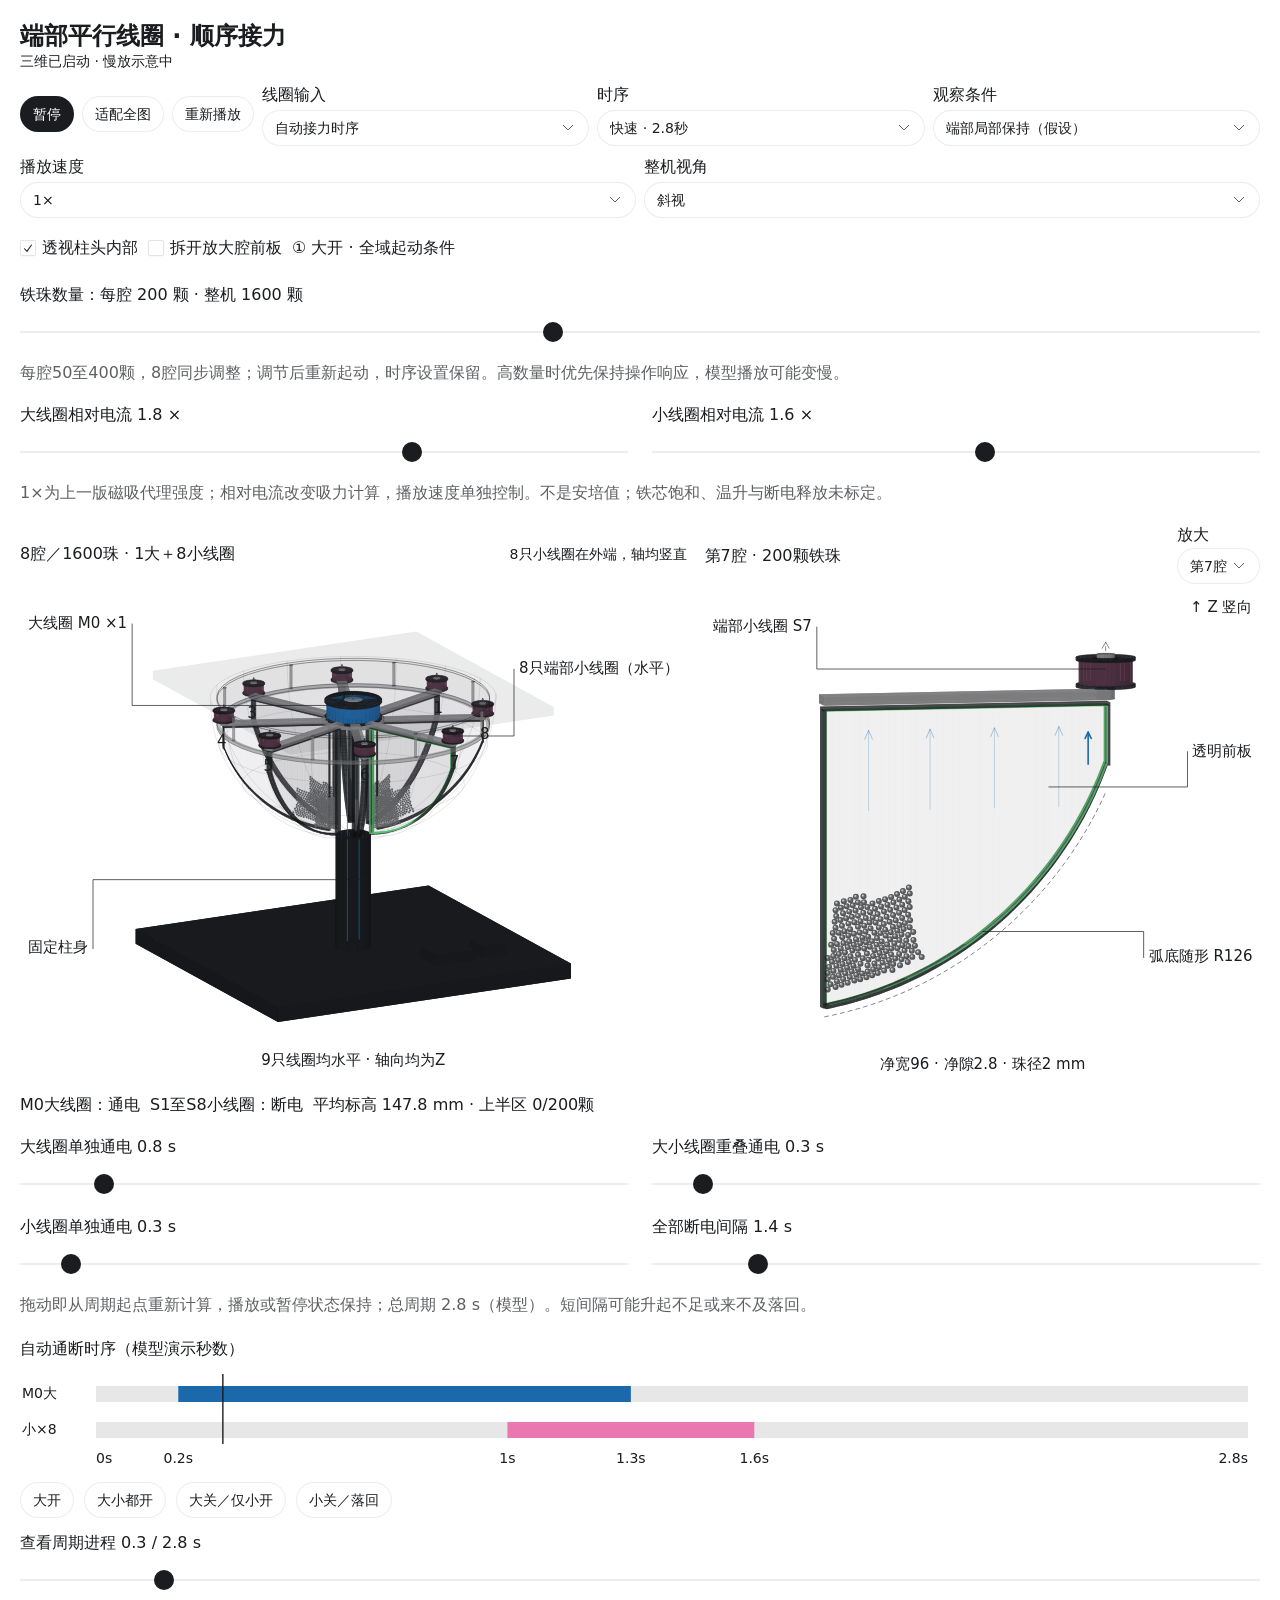
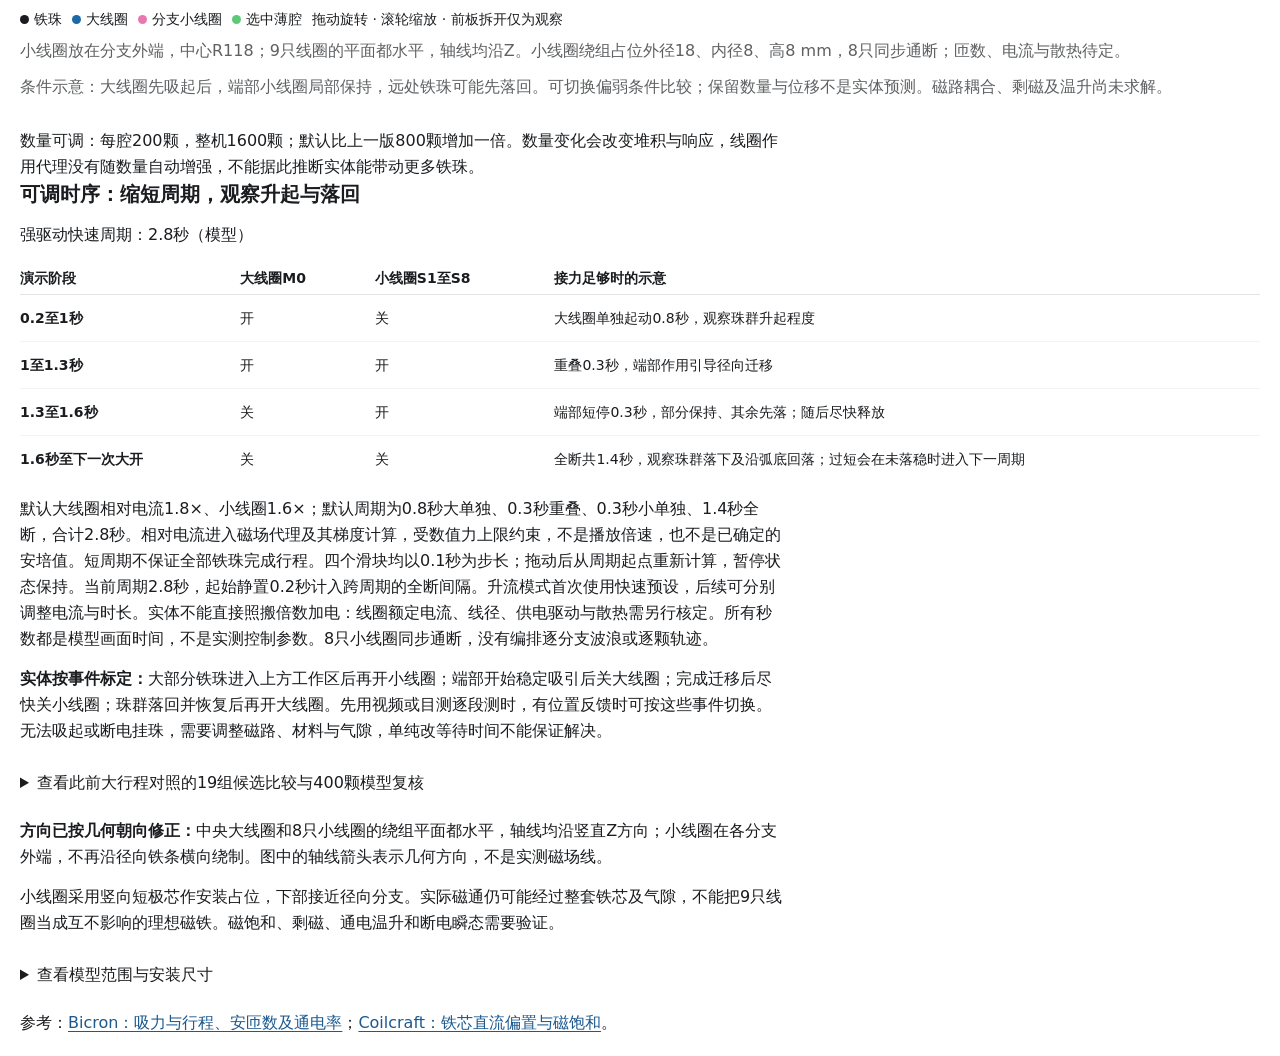
<file: relay.html>
<!doctype html>
<html lang="zh-CN">
<head>
<meta charset="utf-8">
<meta name="viewport" content="width=device-width,initial-scale=1">
<title>端部平行线圈 · 8分支顺序接力</title>
<style>
:root {
  color-scheme: light dark;
  background-color: var(
    --background,
    var(--color-background-primary, light-dark(rgb(255 255 255), rgb(24 24 24)))
  ) !important;

  /* Agent-facing contract; keep in sync with SKILL.md. */
  --background: var(
    --color-background-primary,
    light-dark(rgb(255 255 255), rgb(24 24 24))
  );
  --foreground: var(
    --color-text-primary,
    light-dark(rgb(26 28 31), rgb(255 255 255))
  );
  --card: color-mix(in oklab, var(--foreground) 5%, var(--background));
  --card-foreground: var(
    --color-text-primary,
    light-dark(rgb(26 28 31), rgb(255 255 255))
  );
  --popover: var(
    --color-background-secondary,
    light-dark(rgb(255 255 255), rgb(45 45 45))
  );
  --popover-foreground: var(
    --color-text-primary,
    light-dark(rgb(26 28 31), rgb(255 255 255))
  );
  --primary: var(
    --color-text-info,
    light-dark(rgb(27 104 171), rgb(131 195 255))
  );
  --primary-foreground: var(
    --color-text-inverse,
    light-dark(rgb(255 255 255), rgb(13 13 13))
  );
  --secondary: var(
    --color-background-secondary,
    light-dark(rgb(255 255 255 / 96%), rgb(54 54 54 / 96%))
  );
  --secondary-foreground: var(
    --color-text-primary,
    light-dark(rgb(26 28 31), rgb(255 255 255))
  );
  --muted: color-mix(in srgb, var(--foreground) 10%, transparent);
  --muted-foreground: var(
    --color-text-secondary,
    light-dark(rgb(26 28 31 / 70%), rgb(255 255 255 / 70%))
  );
  --accent: var(
    --color-background-info,
    light-dark(rgb(229 242 255), rgb(13 39 63))
  );
  --accent-foreground: var(
    --color-text-info,
    light-dark(rgb(27 104 171), rgb(131 195 255))
  );
  --destructive: var(
    --color-text-warning,
    light-dark(rgb(226 85 7), rgb(255 133 73))
  );
  --border: var(
    --color-border-secondary,
    light-dark(rgb(26 28 31 / 8%), rgb(255 255 255 / 8.2%))
  );
  --input: var(
    --color-border-primary,
    light-dark(
      rgb(26 28 31 / 11.8%),
      color-mix(in oklab, rgb(0 0 0) 10%, transparent)
    )
  );
  --ring: var(
    --color-ring-primary,
    light-dark(rgb(51 156 255), rgb(131 195 255 / 76%))
  );
  --font-size-base: var(--font-text-md-size, 16px);
  --blue: light-dark(rgb(27 104 171), rgb(131 195 255));
  --orange: light-dark(rgb(226 85 7), rgb(251 106 34));
  --green: light-dark(rgb(0 162 64), rgb(64 201 119));
  --red: light-dark(rgb(224 46 42), rgb(255 103 100));
  --purple: light-dark(rgb(146 79 247), rgb(173 123 249));
  --yellow: light-dark(rgb(255 195 0), rgb(255 210 64));
  --viz-series-1: var(--primary);
  --viz-series-2: light-dark(rgb(243 136 59), rgb(245 154 86));
  --viz-series-3: light-dark(rgb(93 201 119), rgb(116 213 139));
  --viz-series-4: light-dark(rgb(235 119 177), rgb(240 143 192));
  --viz-series-5: light-dark(rgb(155 121 236), rgb(170 145 239));
  --viz-series-6: light-dark(rgb(58 185 177), rgb(90 203 194));

  /* Internal implementation variables; not part of the agent contract. */
  --font-sans:
    -apple-system-body, ui-sans-serif, -apple-system, system-ui, "Segoe UI",
    Helvetica, "Apple Color Emoji", Arial, sans-serif, "Segoe UI Emoji",
    "Segoe UI Symbol";
  --font-mono:
    ui-monospace, SFMono-Regular, "SF Mono", Menlo, Consolas, "Liberation Mono",
    monospace;
  --font-size-normal: max(11px, var(--font-size-base));
  --font-size-tooltip: calc(var(--font-size-base) - 1px);
  --font-size-small: max(11px, calc(var(--font-size-base) - 2px));
  --font-size-h1: calc(var(--font-size-normal) * 1.7142857143);
  --font-size-h2: calc(var(--font-size-normal) * 1.4285714286);
  --font-size-h3: calc(var(--font-size-normal) * 1.2857142857);
  --font-weight-normal: 400;
  --font-weight-medium: 500;
  --icon-size: 16px;
  --line-height-normal: calc(var(--font-size-normal) * 1.5);
  --line-height-tooltip: calc(var(--font-size-tooltip) * 1.4285714286);
  --line-height-small: calc(var(--font-size-small) + 4px);
  --corner-shape: round;
  --radius: var(--border-radius-lg, 8px);
  --radius-sm: calc(var(--radius) * 0.5);
  --radius-md: calc(var(--radius) * 0.75);
  --radius-lg: var(--radius);
  --radius-2xl: calc(var(--radius) * 2);
  --radius-full: 9999px;
  --shadow-sm: 0 1px 2px -1px rgb(0 0 0 / 8%);
  --checkmark-image: url("data:image/svg+xml,%3Csvg xmlns='http://www.w3.org/2000/svg' viewBox='0 0 17 17'%3E%3Cpath d='M12.8961 3.64101C13.1297 3.41418 13.4984 3.37523 13.7779 3.56581C14.0571 3.75635 14.1554 4.11331 14.0299 4.41347L13.9615 4.53847L7.71151 13.7045C7.59411 13.8767 7.4063 13.9877 7.19881 14.0072C6.99136 14.0267 6.78564 13.9533 6.63826 13.806L2.88826 10.056L2.79842 9.9457C2.6192 9.67407 2.64927 9.30496 2.88826 9.06581C3.12738 8.82669 3.49647 8.79676 3.76815 8.97597L3.8785 9.06581L7.03084 12.2182L12.8053 3.74941L12.8961 3.64101Z'/%3E%3C/svg%3E");

  /* Legacy aliases; not part of the current agent contract. */
  --viz-bg: transparent;
  --viz-panel: var(--card);
  --viz-border: var(--border);
  --viz-text: var(--foreground);
  --viz-muted: var(--muted-foreground);
  --viz-accent: var(--primary);
  --viz-accent-text: var(--primary-foreground);
  --viz-accent-bg: var(--accent);
  --viz-font-size: var(--font-size-base);
  --viz-warning: var(--destructive);
}

:root[data-theme="light"] {
  color-scheme: light;
}

:root[data-theme="dark"] {
  color-scheme: dark;
}

* {
  box-sizing: border-box;
}

html > body {
  /* Preserve MCP aliases for older inline renderers without creating :root cycles. */
  --color-background-primary: var(
    --background,
    light-dark(rgb(255 255 255), rgb(24 24 24))
  );
  --color-text-primary: var(
    --foreground,
    light-dark(rgb(26 28 31), rgb(255 255 255))
  );
  --color-border-secondary: var(
    --border,
    light-dark(rgb(26 28 31 / 8%), rgb(255 255 255 / 8.2%))
  );

  margin: 0;
  padding: var(--visualize-paint-gutter, 0px);
  color: var(--foreground);
  background: transparent !important;
  font-family: var(--font-sans) !important;
  -webkit-font-smoothing: antialiased;
  font-size: var(--font-size-base);
  line-height: calc(var(--font-size-base) * 1.625);
  font-weight: var(--font-weight-normal);
}

.cursor-interaction {
  cursor: var(--cursor-interaction, pointer);
}

a {
  color: color-mix(in srgb, var(--viz-accent) 80%, var(--viz-text) 20%);
  cursor: var(--cursor-interaction, pointer);
  text-decoration: none;
  text-underline-offset: 2px;
  font-weight: inherit;
}

a:is(:hover, :focus-visible) {
  text-decoration-line: underline;
  text-decoration-style: dashed;
  text-decoration-thickness: 0.5px;
}

h1,
h2,
h3,
h4,
h5,
h6,
p {
  margin-block: 0;
}
p,
h1,
h2,
h3,
h4,
h5,
h6,
li,
.table {
  font-family: var(--font-sans);
}

h1 {
  font-size: calc(var(--font-size-base) * 1.5);
  line-height: 1.3333333333;
}

h2 {
  font-size: calc(var(--font-size-base) * 1.25);
  line-height: 1.4;
}
h3 {
  font-size: calc(var(--font-size-base) * 1.125);
  line-height: 1.5555555556;
}
h4 {
  font-size: var(--font-size-base);
  line-height: 1.5;
}
h5,
h6 {
  font-size: var(--font-size-base);
  line-height: calc(var(--font-size-base) * 1.625);
}

h1,
h2,
h3,
h4,
h5,
h6,
b,
strong,
th {
  font-weight: 600;
}

code:not(pre code) {
  display: inline;
  padding: 1px 6px;
  border-radius: var(--radius-sm);
  corner-shape: var(--corner-shape);
  background: var(--muted);
  font-family: var(--font-mono);
  font-size: 0.92em;
  overflow-wrap: anywhere;
  -webkit-box-decoration-break: clone;
  box-decoration-break: clone;
  word-break: break-word;
}
pre,
pre code {
  font-family: var(--font-mono);
  font-size: 12px;
  line-height: 20px;
}

.table-responsive {
  width: 100%;
  overflow-x: auto;
  scrollbar-width: thin;
}

.table {
  width: 100%;
  color: var(--foreground);
  font: inherit;
  text-align: start;
  border-collapse: separate;
  border-spacing: 0;
  font-size: calc(var(--font-size-base) * 0.875);
  line-height: calc(var(--font-size-base) * 1.625);
  font-family: var(--font-sans);
}

.table :is(th, td) {
  padding-block: 10px;
  padding-inline: 0 24px;
  overflow-wrap: anywhere;
  border-bottom: 1px solid var(--border);
  text-align: start;
  vertical-align: top;
  border-bottom-color: color-mix(in srgb, var(--foreground) 5%, transparent);
}
.table :is(th, td):not(:last-child) {
  padding-inline-end: calc(var(--font-size-base) * 1.5);
}

.table-responsive > .table :is(th, td) {
  overflow-wrap: break-word;
}

.table :is(th, td):last-child {
  padding-inline-end: 0;
}

.table :is(caption, thead th) {
  font-weight: 600;
}

.table thead :is(th, td) {
  border-bottom-color: var(--border-strong, var(--input));
  padding-block: calc(var(--font-size-base) / 2);
  line-height: var(--font-size-base);
}

.table tbody tr:last-child :is(th, td) {
  border-bottom: 0;
}
.table tbody :is(th, td) {
  padding-block: calc(var(--font-size-base) * 0.625);
}

.table.table-sm :is(th, td) {
  padding-block: 8px;
}

.table.table-sm :is(th, td):not(:last-child) {
  padding-inline-end: 16px;
}

.table :is(.text-end, [align="right"]) {
  text-align: end;
  font-variant-numeric: tabular-nums;
}

.table :is(.text-center, [align="center"]) {
  text-align: center;
}

.table .text-nowrap {
  white-space: nowrap;
}

#widget {
  display: flex;
  flex-direction: column;
  gap: 12px;
  width: 100%;
  padding: 0;
  background: transparent !important;
}

.card {
  min-width: 0;
  padding: 12px;
  overflow: hidden;
  overflow-wrap: break-word;
  border-radius: var(--radius-2xl);
  corner-shape: var(--corner-shape);
  color: var(--card-foreground);
  background: var(--card);
}

.widget {
  min-width: 0;
  overflow: hidden;
  border: 0;
  border-radius: var(--radius-lg);
  corner-shape: var(--corner-shape);
  box-shadow: 0 0 0 0.5px var(--border-strong, var(--border));
  color: var(--foreground);
  background: var(--background);
}

#widget > :not(.card, .widget, .progress) {
  width: 100% !important;
  max-width: none !important;
  margin: 0 !important;
  padding: 0 !important;
  border: 0 !important;
  border-radius: 0 !important;
  background: transparent !important;
  box-shadow: none !important;
}

.tooltip {
  position: fixed;
  z-index: 50;
  top: 0;
  left: 0;
  width: max-content;
  max-width: min(
    20rem,
    var(--tooltip-available-width, calc(100vw - 10px)),
    calc(100vw - 10px)
  );
  max-height: min(
    var(--tooltip-available-height, calc(100vh - 10px)),
    calc(100vh - 10px)
  );
  border: 1px solid var(--border);
  corner-shape: var(--corner-shape);
  overflow-wrap: break-word;
  white-space: normal;
  pointer-events: none;
  user-select: none;
  font-family: var(--font-sans);
  padding: 5px 12px;
  border-color: color-mix(
    in oklab,
    light-dark(var(--primary-foreground), var(--foreground)) 5%,
    transparent
  );
  border-radius: var(--radius-2xl);
  color: light-dark(var(--primary-foreground), var(--foreground));
  background: light-dark(var(--foreground), var(--popover));
  box-shadow: 0 8px 18px rgb(15 23 42 / 20%);
  letter-spacing: -0.15px;
  font-size: calc(var(--font-size-base) * 14 / 16);
  font-size: round(nearest, calc(var(--font-size-base) * 14 / 16), 1px);
  font-weight: 600;
  line-height: 18px;
  text-align: center;
}

.viz-grid {
  display: grid;
  grid-template-columns: repeat(auto-fit, minmax(max(180px, 24%), 1fr));
  gap: 10px;
}

.viz-stat {
  display: flex;
  flex-direction: column;
  gap: 2px;
}

.viz-stat-value {
  font-size: var(--font-size-h2);
  font-weight: var(--font-weight-medium);
  line-height: 1.25;
}

.viz-row {
  display: flex;
  flex-wrap: wrap;
  align-items: center;
  gap: 10px;
}

hr {
  width: 100%;
  height: 1px;
  margin-block: 6px;
  border: 0;
  background: var(--border);
}

.nav {
  display: flex;
  min-width: 0;
  align-items: center;
  gap: 4px;
}

.progress {
  display: flex;
  height: 8px;
  margin-block: calc((var(--line-height-normal, 1.5em) - 8px) / 2);
  overflow: hidden;
  border: 0;
  border-radius: var(--radius-full);
  background: var(--muted);
}

.progress-bar:only-child {
  border-radius: var(--radius-full);
}

.progress-bar {
  height: 100%;
  flex-shrink: 0;
  border: 0;
  background: var(--viz-series-1);
}

.viz-badge {
  display: inline-flex;
  align-items: center;
  padding: 4px 8px;
  border-radius: var(--radius-sm);
  color: color-mix(in srgb, var(--foreground) 40%, var(--muted-foreground));
  background: color-mix(in srgb, var(--foreground) 5%, transparent);
  font-family: var(--font-sans);
  font-size: calc(var(--font-size-base) * 14 / 16);
  font-size: round(nearest, calc(var(--font-size-base) * 14 / 16), 1px);
  font-weight: var(--font-weight-normal);
  line-height: 1;
}

small,
.text-small {
  font-size: var(--font-size-small);
  line-height: var(--line-height-small);
}

.text-muted {
  color: var(--muted-foreground);
}

.tabular-nums {
  font-variant-numeric: tabular-nums;
}

.sr-only {
  position: absolute;
  width: 1px;
  height: 1px;
  padding: 0;
  overflow: hidden;
  clip: rect(0, 0, 0, 0);
  white-space: nowrap;
  border: 0;
}

.viz-controls {
  display: flex;
  flex-wrap: wrap;
  align-items: center;
  gap: 8px;
}

.viz-controls > .form-label {
  display: grid;
  min-width: min(100%, 260px);
  flex: 1 1 280px;
  grid-template-columns: minmax(0, 1fr) auto;
  align-items: baseline;
  gap: 2px 12px;
  margin-bottom: 0;
}

.viz-controls > .form-label > :is(.form-control, .form-range, .form-select) {
  grid-column: 1 / -1;
}

.btn,
.nav-link,
.form-check-input,
.form-control,
.form-range,
.form-select {
  font: inherit;
}

/* Match inline alignment without overriding a containing flex or grid layout. */
.btn,
.nav-link,
.form-control,
.form-select,
.form-range,
.form-check {
  vertical-align: middle;
}

.btn,
.nav-link {
  --btn-size: calc(12px + 2 * var(--control-spacing, 12px));
  appearance: button;
  display: inline-flex;
  inline-size: fit-content;
  max-inline-size: 100%;
  align-items: center;
  justify-content: center;
  gap: 4px;
  margin: 0;
  padding: 0 8px;
  -webkit-app-region: no-drag;
  border: 1px solid var(--input);
  corner-shape: var(--corner-shape);
  cursor: var(--cursor-interaction, pointer);
  text-align: center;
  text-decoration: none;
  white-space: nowrap;
  user-select: none;
  -webkit-font-smoothing: inherit;
  font-family: var(--font-sans);
  height: fit-content;
  min-height: var(--btn-size);
  padding-inline: var(--control-spacing, 12px);
  border-color: transparent;
  border-radius: var(--radius-full);
  color: var(--foreground);
  background: color-mix(in srgb, var(--foreground) 5%, transparent);
  font-size: calc(var(--font-size-base) * 14 / 16);
  font-size: round(nearest, calc(var(--font-size-base) * 14 / 16), 1px);
  font-weight: var(--font-weight-normal);
  line-height: 18px;
}

.btn {
  border-color: var(--border);
  color: var(--secondary-foreground);
  background: var(--secondary);
}

/* Codex Button size="compact"; appearance stays with the button variant. */
.btn-sm {
  --btn-size: 24px;
  padding-inline: 8px;
  font-size: calc(var(--font-size-base) * 12 / 16);
  font-size: round(nearest, calc(var(--font-size-base) * 12 / 16), 1px);
  line-height: 16px;
}

.btn:is(.btn-block, .viz-tile) {
  inline-size: 100%;
}

.btn.viz-tile {
  min-width: 0;
  overflow-wrap: anywhere;
  white-space: normal;
}

a.btn {
  cursor: var(--cursor-interaction, pointer);
  text-decoration: none;
}

.btn:not(:disabled):hover {
  background: light-dark(
    color-mix(in srgb, var(--foreground) 5.5%, transparent),
    color-mix(in srgb, var(--foreground) 8%, transparent)
  );
}

.nav-link:not(:disabled):not([aria-disabled="true"]):hover {
  background: color-mix(in srgb, var(--foreground) 10%, transparent);
}

.btn-primary {
  border-color: var(--border);
  color: var(--primary-foreground);
  background: var(--foreground);
  background-clip: border-box;
}

.btn-primary .text-muted {
  color: color-mix(in srgb, var(--primary-foreground) 50%, transparent);
}

.btn-primary:not(:disabled):hover {
  background: color-mix(in srgb, var(--foreground) 80%, transparent);
  background-clip: border-box;
}

.btn-ghost {
  border-color: transparent;
  color: var(--muted-foreground);
  background: transparent;
}

.btn-ghost:not(:disabled):hover {
  color: var(--muted-foreground);
  background: light-dark(
    color-mix(in srgb, var(--foreground) 5.5%, transparent),
    color-mix(in srgb, var(--foreground) 8%, transparent)
  );
}

.nav-pills .nav-link {
  min-width: 0;
  border-color: transparent;
  color: var(--muted-foreground);
  background: transparent;
}

.nav-justified .nav-link {
  flex: 1 1 0;
  overflow-wrap: anywhere;
  white-space: normal;
}

.nav-pills .nav-link.active {
  color: var(--foreground);
  background: var(--muted);
}

/* Shared preview chrome; product styles stay inside each variant. */
.viz-dotted-background {
  background-image: radial-gradient(
    circle,
    color-mix(in srgb, var(--foreground) 14%, transparent) 0.8px,
    transparent 0.8px
  );
  background-position: center;
  background-size: 16px 16px;
}

.viz-carousel {
  position: relative;
  min-width: 0;
}

.viz-carousel:has(> .viz-carousel-controls) {
  min-height: calc(60px + var(--viz-carousel-picker-height, 0px));
  padding-bottom: 60px;
}

.viz-carousel > [data-variant][hidden] {
  display: none !important;
}

.viz-carousel > [data-variant] {
  isolation: isolate;
}

.viz-carousel-controls {
  --viz-carousel-hover: light-dark(
    color-mix(in srgb, var(--foreground) 5.4%, transparent),
    color-mix(in srgb, var(--foreground) 7.8%, transparent)
  );
  position: absolute;
  z-index: 2;
  bottom: 8px;
  left: 50%;
  display: flex;
  width: max-content;
  /* Leave room for the host's design-controls launcher at the trailing edge. */
  max-width: calc(100% - 96px);
  align-items: center;
  gap: 0;
  padding: 0;
  border: 1px solid var(--border);
  border-radius: 16px;
  color: var(--foreground);
  background: var(--background);
  font-family: var(--font-sans);
  /* Match the settings dropdown chrome independently of the content font size. */
  font-size: 13px;
  font-weight: var(--font-weight-normal);
  line-height: 18px;
  transform: translateX(-50%);
  user-select: none;
}

/* Keep authored mockup button styles out of the shared carousel chrome. */
.viz-carousel-controls button,
.viz-carousel-picker > summary {
  display: flex !important;
  height: auto !important;
  min-height: 30px;
  align-items: center !important;
  justify-content: center !important;
  gap: 4px;
  padding: 0 6px !important;
  -webkit-app-region: no-drag;
  border: 0 !important;
  border-radius: 14px !important;
  color: inherit !important;
  background: transparent !important;
  font: inherit !important;
  -webkit-tap-highlight-color: transparent;
}

.viz-carousel-controls > button,
.viz-carousel-picker > summary {
  position: relative;
  isolation: isolate;
}

.viz-carousel-controls > button {
  --icon-size: 16px;
  width: 30px !important;
  padding: 0 !important;
}

.viz-carousel-picker > summary {
  padding-inline: 12px !important;
}

.viz-carousel-controls .viz-carousel-caret {
  width: 14px;
  height: 14px;
  flex: none;
  margin: 0;
  color: inherit;
  transform: rotate(180deg);
}

.viz-carousel-controls > button > svg,
.viz-carousel-controls .viz-carousel-caret,
.viz-carousel-count {
  opacity: 0.5;
}

.viz-carousel-controls > button::before,
.viz-carousel-picker > summary::before {
  position: absolute;
  z-index: -1;
  inset: 3px;
  border-radius: 12px;
  content: "";
  pointer-events: none;
}

.viz-carousel-controls > button:hover::before,
.viz-carousel-picker > summary:hover::before {
  background: var(--viz-carousel-hover);
}

.viz-carousel-controls > button,
.viz-carousel-controls [data-lucide],
.viz-carousel-controls .lucide {
  flex-shrink: 0;
}

.viz-carousel-picker {
  min-width: 0;
}

.viz-carousel-picker > summary {
  min-width: 0;
  list-style: none;
}

.viz-carousel-picker > summary::-webkit-details-marker {
  display: none;
}

.viz-carousel-count {
  flex-shrink: 0;
  white-space: nowrap;
}

.viz-carousel-name {
  min-width: 0;
  overflow: hidden;
  text-overflow: ellipsis;
  white-space: nowrap;
}

.viz-carousel-options {
  position: absolute;
  right: 0;
  bottom: calc(100% + 4px);
  left: 0;
  display: flex;
  max-height: 240px;
  flex-direction: column;
  gap: 2px;
  overflow: auto;
  padding: 4px;
  border: 1px solid var(--border);
  border-radius: var(--radius-lg);
  background: var(--background);
  box-shadow: 0 4px 12px light-dark(rgb(0 0 0 / 6%), rgb(0 0 0 / 25%));
}

.viz-carousel-options > button {
  border-radius: max(0px, calc(var(--radius-lg) - 5px)) !important;
  width: 100% !important;
  min-height: 28px;
  justify-content: flex-start !important;
  padding: 4px 8px !important;
  font-size: var(--font-size-small) !important;
  text-align: start;
  white-space: normal;
  overflow-wrap: anywhere;
}

.viz-carousel-options > [aria-current="true"],
.viz-carousel-options > button:hover {
  background: var(--viz-carousel-hover) !important;
}

.btn:disabled,
.nav-link:disabled,
.nav-link[aria-disabled="true"] {
  cursor: not-allowed;
  opacity: 0.4;
}

[data-lucide] {
  stroke-width: 1.6;
}

.form-label {
  display: block;
  margin-bottom: 6px;
  color: var(--foreground);
}

.form-control {
  display: block;
  width: 100%;
  padding: 0 8px;
  outline: none;
  border: 1px solid var(--input);
  corner-shape: var(--corner-shape);
  color: var(--foreground);
  font-family: var(--font-sans);
  height: calc(12px + 2 * var(--control-spacing, 12px));
  min-height: calc(12px + 2 * var(--control-spacing, 12px));
  padding-inline: calc(4px + var(--control-spacing, 12px) / 2);
  border-color: var(--input);
  border-radius: var(--radius-md);
  background: color-mix(in srgb, var(--popover) 96%, transparent);
  font-size: calc(var(--font-size-base) * 14 / 16);
  font-size: round(nearest, calc(var(--font-size-base) * 14 / 16), 1px);
  font-weight: var(--font-weight-normal);
  line-height: 1.4285714286;
}
.form-control:is(
  [type="file"],
  [type="date"],
  [type="datetime-local"],
  [type="month"],
  [type="week"],
  [type="color"]
) {
  height: calc(12px + 2 * var(--control-spacing, 12px));
  min-height: calc(12px + 2 * var(--control-spacing, 12px));
  line-height: 18px;
}
.form-control:is(
  [type="date"],
  [type="datetime-local"],
  [type="month"],
  [type="week"]
) {
  padding-inline: var(--control-spacing, 12px);
}

.form-control::placeholder {
  color: var(--muted-foreground);
}

.form-control[type="file"] {
  overflow: hidden;
  cursor: var(--cursor-interaction, pointer);
  padding: 0;
}

.form-control[type="file"]::file-selector-button {
  padding: 0 8px;
  border: 0;
  border-right: 1px solid var(--input);
  color: var(--secondary-foreground);
  background: var(--secondary);
  cursor: inherit;
  font: inherit;
  min-height: calc(10px + 2 * var(--control-spacing, 12px));
  padding-inline: var(--control-spacing, 12px);
  margin-inline-end: var(--control-spacing, 12px);
}

.form-control[type="file"]:not(:disabled):hover::file-selector-button {
  background: color-mix(in srgb, var(--foreground) 6%, var(--secondary));
}

.form-control-color[type="color"] {
  width: 40px;
  height: calc(12px + 2 * var(--control-spacing, 12px));
  padding: 3px;
  cursor: var(--cursor-interaction, pointer);
}

.form-control-color[type="color"]::-webkit-color-swatch-wrapper {
  padding: 0;
}

.form-control-color[type="color"]::-webkit-color-swatch {
  border: 0;
  border-radius: calc(var(--radius-lg) - 4px);
  corner-shape: var(--corner-shape);
}

textarea.form-control {
  height: auto;
  resize: vertical;
  min-height: 96px;
  padding: 8px 10px;
}

.form-control:focus-visible {
  border-color: var(--ring);
  box-shadow: none;
}
.form-control:disabled {
  color: var(--muted-foreground);
  background: color-mix(in srgb, var(--foreground) 5%, transparent);
  opacity: 1;
}
.form-control[aria-invalid="true"] {
  border-color: var(--red);
  box-shadow: 0 0 0 2px color-mix(in srgb, var(--red) 20%, transparent);
}

.form-control:disabled,
.form-select:disabled {
  cursor: not-allowed;
}

.form-select {
  appearance: none;
  display: block;
  width: 100%;
  height: fit-content;
  min-height: calc(12px + 2 * var(--control-spacing, 12px));
  margin: 0;
  /* The secondary icon role is 14px at compact density and 16px at web density. */
  --icon-size: calc(10px + var(--control-spacing, 12px) / 2);
  /* Settings dropdowns retain a 12px inset and a 4px text-to-chevron gap. */
  padding: 0 calc(16px + var(--icon-size)) 0 12px;
  outline: none;
  border: 1px solid var(--border);
  border-radius: var(--radius-full);
  corner-shape: var(--corner-shape);
  color: var(--foreground);
  background-color: var(--secondary);
  background-image:
    linear-gradient(
      45deg,
      transparent calc(50% - 0.6px),
      var(--muted-foreground) calc(50% - 0.6px) calc(50% + 0.6px),
      transparent calc(50% + 0.6px)
    ),
    linear-gradient(
      135deg,
      transparent calc(50% - 0.6px),
      var(--muted-foreground) calc(50% - 0.6px) calc(50% + 0.6px),
      transparent calc(50% + 0.6px)
    );
  background-position:
    calc(100% - 12px - var(--icon-size) / 2) 50%,
    calc(100% - 12px - var(--icon-size) * 0.18) 50%;
  background-repeat: no-repeat;
  background-size: calc(var(--icon-size) * 0.32) calc(var(--icon-size) * 0.32);
  cursor: var(--cursor-interaction, default);
  font-size: calc(var(--font-size-base) * 14 / 16);
  font-size: round(nearest, calc(var(--font-size-base) * 14 / 16), 1px);
  font-weight: var(--font-weight-normal);
  line-height: 18px;
}

.form-select :is(option, optgroup) {
  color: var(--popover-foreground);
  background-color: var(--popover);
}

.form-select :is(option, optgroup):disabled {
  color: var(--muted-foreground);
}

.form-select:not(:disabled):hover {
  background-color: light-dark(
    color-mix(in srgb, var(--foreground) 5.5%, transparent),
    color-mix(in srgb, var(--foreground) 8%, transparent)
  );
}

.form-select:focus-visible {
  box-shadow: 0 0 0 2px var(--ring);
}
.form-select:disabled {
  opacity: 0.4;
}

.form-check {
  display: flex;
  min-height: calc(12px + 2 * var(--control-spacing, 12px));
  align-items: center;
  gap: 6px;
}

.form-check-input {
  appearance: none;
  width: 14px;
  height: 14px;
  flex: 0 0 auto;
  margin: 0;
  border: 1px solid var(--input);
  color: var(--primary-foreground);
  background-color: transparent;
  cursor: var(--cursor-interaction, default);
  transition:
    background-color 150ms,
    border-color 150ms,
    box-shadow 150ms;
}

.form-check:not(.form-switch) .form-check-input[type="checkbox"] {
  corner-shape: round;
  box-shadow: var(--shadow-sm);
  position: relative;
  width: calc(10px + var(--control-spacing, 12px) / 2);
  height: calc(10px + var(--control-spacing, 12px) / 2);
  border-color: var(--border-strong, var(--input));
  border-radius: calc(var(--radius-sm) / 2);
  background-color: transparent;
  color: var(--foreground);
}

.form-check:not(.form-switch)
  .form-check-input:not(:disabled):not(:checked):hover {
  background-color: var(--card);
}

.form-check:not(.form-switch)
  .form-check-input[type="checkbox"]:is(:checked, :indeterminate) {
  border-color: var(--border-strong, var(--input));
  background-color: color-mix(in srgb, var(--popover) 96%, transparent);
}

.form-check:not(.form-switch)
  .form-check-input[type="checkbox"]:checked::before {
  display: block;
  width: 100%;
  height: 100%;
  background: var(--primary-foreground);
  content: "";
  mask: var(--checkmark-image) center / 12px 12px no-repeat;
  background-color: var(--foreground);
}
.form-check:not(.form-switch)
  .form-check-input[type="checkbox"]:indeterminate::before {
  position: absolute;
  inset: 0;
  display: block;
  width: 65%;
  height: 6.65%;
  margin: auto;
  border-radius: var(--radius-full);
  background: var(--foreground);
  mask: none;
  content: "";
}

.form-check-input[type="radio"] {
  border-radius: var(--radius-full);
  width: 16px;
  height: 16px;
  border: 0;
  box-shadow: inset 0 0 0 1px var(--input);
}

.form-check-input[type="radio"]:checked {
  border: 0;
  background: radial-gradient(
    circle,
    var(--primary-foreground) 0 3px,
    var(--foreground) 3px
  );
  box-shadow: none;
}

.form-check:not(.form-switch) .form-check-input:focus-visible {
  outline: 2px solid var(--ring);
  outline-offset: 2px;
}
.form-check:not(.form-switch) .form-check-input[type="checkbox"]:focus-visible {
  border-color: var(--ring);
  outline: none;
  box-shadow: 0 0 0 2px var(--ring);
}

.form-check:not(.form-switch) .form-check-input:disabled {
  cursor: not-allowed;
  pointer-events: none;
}

.form-check:not(.form-switch) .form-check-input:disabled + .form-check-label {
  cursor: not-allowed;
}
.form-check:not(.form-switch) .form-check-input[type="radio"]:disabled,
.form-check:not(.form-switch)
  .form-check-input[type="radio"]:disabled
  + .form-check-label {
  opacity: 0.5;
}

.form-switch .form-check-input:disabled,
.form-switch .form-check-input:disabled + .form-check-label {
  cursor: not-allowed;
  opacity: 0.6;
}

.form-check-label {
  color: var(--foreground);
  cursor: var(--cursor-interaction, default);
}

.form-switch .form-check-input {
  position: relative;
  width: 32px;
  height: 20px;
  border: 0;
  border-radius: var(--radius-full);
  background: var(--muted);
  box-shadow: none;
  transition: background-color 200ms cubic-bezier(0, 0, 0.2, 1);
}

.form-switch .form-check-input::before {
  position: absolute;
  top: 50%;
  left: 0;
  width: 16px;
  height: 16px;
  box-sizing: border-box;
  border: 1px solid light-dark(var(--primary-foreground), var(--foreground));
  border-radius: var(--radius-full);
  box-shadow: var(--shadow-sm);
  content: "";
  transform: translate(2px, -50%);
  transition: transform 200ms cubic-bezier(0, 0, 0.2, 1);
  border-color: #fff;
  background: #fff;
}

.form-switch .form-check-input:checked {
  background: var(--blue);
}

.form-switch .form-check-input:checked::before {
  transform: translate(14px, -50%);
}

.form-switch .form-check-input:focus-visible {
  box-shadow: 0 0 0 2px var(--ring);
  outline: none;
}

.form-range {
  appearance: none;
  display: block;
  width: 100%;
  flex: 1;
  margin: 0;
  padding: 0;
  border: 0;
  accent-color: var(--primary);
  height: calc(12px + 2 * var(--control-spacing, 12px));
  min-height: calc(12px + 2 * var(--control-spacing, 12px));
  outline: none;
  border-radius: var(--radius-full);
  color: var(--foreground);
  background: transparent;
}

.form-range::-webkit-slider-runnable-track {
  background: var(--form-range-track, var(--border));
  height: 2px;
  border-radius: var(--radius-full);
}

.form-range::-webkit-slider-thumb {
  appearance: none;
  width: 20px;
  height: 20px;
  border: 1px solid var(--border);
  border-radius: var(--radius-full);
  margin-top: -9px;
  border-color: transparent;
  background: currentColor;
  box-shadow: var(--shadow-sm);
}

/* Outline the native track and thumb, preserving the larger input hit area. */
.form-range:focus-visible::-webkit-slider-runnable-track {
  outline: 2px auto Highlight;
  outline-color: -webkit-focus-ring-color;
}

.form-range::-moz-range-track {
  background: var(--form-range-track, var(--border));
  height: 2px;
  border-radius: var(--radius-full);
}

.form-range::-moz-range-thumb {
  width: 20px;
  height: 20px;
  border: 1px solid var(--border);
  border-radius: var(--radius-full);
  border-color: transparent;
  background: currentColor;
  box-shadow: var(--shadow-sm);
}

.form-range:focus-visible::-moz-range-thumb {
  outline: 2px solid Highlight;
  outline-offset: 2px;
}

.form-range:disabled {
  opacity: 1;
  cursor: default;
}

.btn:not(.btn-primary, .viz-tile):is(
  [aria-pressed="true"],
  [aria-selected="true"],
  .is-selected
) {
  border-color: transparent;
  color: var(--primary-foreground);
  background: var(--blue);
}

.btn.viz-tile:is([aria-pressed="true"], [aria-selected="true"], .is-selected) {
  border-color: var(--primary);
  box-shadow: inset 0 0 0 1px var(--primary);
}

.btn:focus-visible,
.nav-link:focus-visible {
  outline-offset: 2px;
  outline: none;
  box-shadow: 0 0 0 2px var(--ring);
}

.viz-carousel-controls :is(button, summary):focus-visible {
  outline: 2px solid var(--ring) !important;
  outline-offset: 2px !important;
}

/* Web recipes are the default, including on renderers without inline style queries. */
@supports (border-radius: if(style(--corner-shape: round): 1px; else: 2px)) {
  /* Match the host's proportional text-sm scale at every text preference. */
  .tooltip,
  .viz-badge,
  .btn,
  .nav-link,
  .form-control,
  .form-select {
    font-size: if(
      style(--corner-shape: round): round(
          nearest,
          calc(var(--font-size-base) * 14 / 16),
          1px
        );
        else: round(nearest, calc(var(--font-size-base) * 13 / 14), 1px)
    );
  }

  .btn-sm {
    font-size: if(
      style(--corner-shape: round): round(
          nearest,
          calc(var(--font-size-base) * 12 / 16),
          1px
        );
        else: round(nearest, calc(var(--font-size-base) * 12 / 14), 1px)
    );
  }

  .btn,
  .nav-link,
  .form-select {
    border-radius: if(
      style(--corner-shape: round): var(--radius-full); else: var(--radius-lg)
    );
  }

  .form-check:not(.form-switch) .form-check-input[type="checkbox"] {
    border-radius: if(
      style(--corner-shape: round): calc(var(--radius-sm) / 2);
        else: calc(var(--radius-lg) * 0.4)
    );
  }

  .tooltip {
    font-weight: if(
      style(--corner-shape: round): 600; else: var(--font-weight-normal)
    );
  }
}

@media (pointer: coarse) {
  .viz-carousel:has(> .viz-carousel-controls) {
    min-height: calc(76px + var(--viz-carousel-picker-height, 0px));
    padding-bottom: 76px;
  }

  .btn,
  .nav-link,
  .viz-carousel-controls button,
  .viz-carousel-picker > summary,
  .form-control,
  .form-select {
    --btn-size: 44px;
    min-width: 44px;
    min-height: 44px;
  }

  /* Keep small-screen WebKit from zooming when a text field receives focus. */
  .form-control,
  .form-select {
    font-size: max(16px, calc(var(--font-size-base) * 14 / 16));
    font-size: max(
      16px,
      round(nearest, calc(var(--font-size-base) * 14 / 16), 1px)
    );
  }
  .form-control:is(
    [type="file"],
    [type="date"],
    [type="datetime-local"],
    [type="month"],
    [type="week"],
    [type="time"],
    [type="color"]
  ) {
    height: 44px;
    min-height: 44px;
    font-size: max(16px, calc(var(--font-size-base) * 14 / 16));
    font-size: max(
      16px,
      round(nearest, calc(var(--font-size-base) * 14 / 16), 1px)
    );
  }

  .form-control[type="file"]::file-selector-button {
    min-width: 44px;
    min-height: 44px;
  }

  .form-control-color[type="color"] {
    width: 44px;
    height: 44px;
  }

  .form-control:is(
    [type="date"],
    [type="datetime-local"],
    [type="month"],
    [type="time"],
    [type="week"]
  ) {
    min-width: 0;
    max-width: 100%;
    padding-block: 8px;
  }

  .form-check {
    min-height: 44px;
    padding-inline: 15px;
  }

  .form-check-input {
    position: relative;
  }

  .form-check-input::after {
    position: absolute;
    top: 50%;
    left: 50%;
    width: 44px;
    height: 44px;
    content: "";
    transform: translate(-50%, -50%);
  }

  .form-check-label {
    display: inline-flex;
    min-width: 44px;
    min-height: 44px;
    align-items: center;
  }

  .form-range {
    height: 44px;
    touch-action: pan-y;
  }
}

svg {
  display: block;
  max-width: 100%;
  height: auto;
}

#widget > svg {
  width: 100%;
}

/* Model-authored chart rules can otherwise stretch icons after these styles load. */
svg.lucide {
  display: block;
  width: var(--icon-size) !important;
  height: var(--icon-size) !important;
  flex: none;
  margin: 0 !important;
  stroke-width: 1.6;
}

.text-warning,
.text-destructive {
  color: var(--destructive);
}

html>body{padding:0}
</style>
<style>
html{min-height:100%;overflow-y:auto;overflow-x:clip;}
body{margin:0;min-height:100%;height:auto;overflow:visible;background:var(--background);color:var(--foreground);}
:root{--font-size-base:16px;}
main{box-sizing:border-box;width:100%;max-width:1300px;margin:0 auto;padding:20px;min-width:0;}
@media(max-width:600px){main{padding:12px;}}
</style>
</head>
<body><main>
<div id="branch-relay-v4">
 <h1>端部平行线圈 · 顺序接力</h1>
 <div class="text-small" id="vr-startup" role="status">正在加载三维示意…</div>
 <div class="viz-controls vr-controls">
  <button type="button" class="btn btn-primary" id="vr-play">暂停</button>
  <button type="button" class="btn" id="vr-fit">适配全图</button>
  <button type="button" class="btn" id="vr-restart">重新播放</button>
  <label class="form-label" for="vr-mode">线圈输入<select class="form-select" id="vr-mode"><option value="auto">自动接力时序</option><option value="big">仅大线圈</option><option value="both">大小同时</option><option value="small">仅小线圈</option><option value="off">全部断电</option></select></label>
  <label class="form-label" for="vr-preset">时序<select class="form-select" id="vr-preset"><option value="fast">快速 · 2.8秒</option><option value="gentle">上版短周期 · 5.3秒</option><option value="recommended">大行程对照 · 8.6秒</option><option value="previous">早期对照 · 12秒</option><option value="custom" disabled>自定义滑块时序</option></select></label>
  <label class="form-label" for="vr-scenario">观察条件<select class="form-select" id="vr-scenario"><option value="normal">端部局部保持（假设）</option><option value="weak">小线圈偏弱</option><option value="startweak">大线圈起动不足</option></select></label>
  <label class="form-label" for="vr-speed">播放速度<select class="form-select" id="vr-speed"><option value="0.5">0.5×</option><option value="1" selected>1×</option><option value="2">2×</option></select></label>
  <label class="form-label" for="vr-view">整机视角<select class="form-select" id="vr-view"><option value="perspective">斜视</option><option value="top">俯视 · 放射布置</option><option value="front">正立面</option></select></label>
 </div>
 <div class="viz-row vr-switches">
  <label class="form-check"><input class="form-check-input" type="checkbox" id="vr-open" checked><span class="form-check-label">透视柱头内部</span></label>
  <label class="form-check"><input class="form-check-input" type="checkbox" id="vr-explode"><span class="form-check-label">拆开放大腔前板</span></label>
  <span id="vr-phase">断电 · 底部堆积</span>
 </div>
 <div class="vr-count-controls">
  <label class="form-label" for="vr-count">铁珠数量：每腔 <output class="tabular-nums" for="vr-count" data-bead-count>200</output> 颗 · 整机 <span class="tabular-nums" data-bead-total>1600</span> 颗</label>
  <input class="form-range" type="range" id="vr-count" min="50" max="400" step="10" value="200" aria-describedby="vr-count-help">
  <div class="vr-note" id="vr-count-help">每腔50至400颗，8腔同步调整；调节后重新起动，时序设置保留。高数量时优先保持操作响应，模型播放可能变慢。</div>
 </div>
 <div class="vr-current-controls" role="group" aria-label="相对线圈电流">
  <div><label class="form-label" for="vr-current-big">大线圈相对电流 <output class="tabular-nums" id="vr-current-value-big" for="vr-current-big">1.8</output> ×</label><input class="form-range" type="range" id="vr-current-big" min="0.5" max="2.5" step="0.1" value="1.8" aria-describedby="vr-current-help"></div>
  <div><label class="form-label" for="vr-current-small">小线圈相对电流 <output class="tabular-nums" id="vr-current-value-small" for="vr-current-small">1.6</output> ×</label><input class="form-range" type="range" id="vr-current-small" min="0.5" max="2.5" step="0.1" value="1.6" aria-describedby="vr-current-help"></div>
 </div>
 <div class="vr-note" id="vr-current-help">1×为上一版磁吸代理强度；相对电流改变吸力计算，播放速度单独控制。不是安培值；铁芯饱和、温升与断电释放未标定。</div>
 <div class="vr-scenes">
  <section>
   <div class="viz-row"><span>8腔／<span data-bead-total>1600</span>珠 · 1大＋8小线圈</span><span class="text-small">8只小线圈在外端，轴均竖直</span></div>
   <div class="vr-stage">
    <canvas id="vr-whole" role="img" aria-label="八个竖向透明薄腔以四十五度等分放射布置，每个薄腔的下缘沿半球柱头圆弧随形，上缘水平；每腔铁珠数量可调，分支外端各加一只水平环形小线圈，与中央大线圈平行且轴线均竖直，按大开、小开、大关、小关的顺序演示接力保持及落回"></canvas>
    <div id="vr-poster-whole" class="vr-poster"><svg viewBox="0 0 400 400" role="img" aria-label="固定半球柱头和随形弧底薄腔的静态加载预览"><g fill="none" stroke="currentColor" stroke-width="1.5" opacity="0.5"><path d="M65 62H335M65 62Q65 250 200 250Q335 250 335 62M188 250V360H212V250M55 365H345"/><ellipse cx="200" cy="98" rx="26" ry="10"/><path d="M200 110L85 130V155Q120 230 200 245ZM200 110L315 130V155Q280 230 200 245ZM200 110L145 150V210Q165 242 200 245ZM200 110L255 150V210Q235 242 200 245Z"/></g></svg></div>
   </div>
  </section>
  <section>
   <div class="viz-row"><span id="vr-detail-title">第7腔 · 200颗铁珠</span><label class="form-label" for="vr-select">放大<select class="form-select" id="vr-select"><option value="0">第1腔</option><option value="1">第2腔</option><option value="2">第3腔</option><option value="3">第4腔</option><option value="4">第5腔</option><option value="5">第6腔</option><option value="6" selected>第7腔</option><option value="7">第8腔</option></select></label></div>
   <div class="vr-stage">
    <canvas id="vr-detail" role="img" aria-label="单个弧底薄腔放大，展示铁珠在磁吸作用下向上移动和聚集，撤去磁作用后在重力下沿曲面下缘滑向低处；虚线表示原柱头外壳圆弧；与整机使用同一组位置"></canvas>
    <div id="vr-poster-detail" class="vr-poster"><svg viewBox="0 0 400 400" role="img" aria-label="下缘随柱头圆弧上扬的透明薄腔"><g fill="none" stroke="currentColor" stroke-width="1.5" opacity="0.5"><path d="M65 55H325V125Q260 310 65 335ZM75 45H335V115Q270 300 75 325M65 55L75 45M325 55L335 45M65 335L75 325"/><path d="M55 40H345V49H55Z"/><circle cx="77" cy="322" r="5"/><circle cx="90" cy="320" r="5"/><circle cx="102" cy="317" r="5"/><circle cx="115" cy="314" r="5"/></g></svg></div>
   </div>
  </section>
 </div>
 <div class="viz-row vr-readout"><span id="vr-big">M0大线圈：断电</span><span id="vr-small">S1至S8小线圈：断电</span><span class="tabular-nums" id="vr-height">平均标高：加载中</span></div>
 <div class="vr-duration-controls" role="group" aria-label="四段通断时长，单位秒">
  <div><label class="form-label" for="vr-duration-lead">大线圈单独通电 <output class="tabular-nums" for="vr-duration-lead" data-time-key="lead">0.8</output> s</label><input class="form-range" type="range" id="vr-duration-lead" min="0.2" max="5" step="0.1" value="0.8" aria-describedby="vr-duration-help"></div>
  <div><label class="form-label" for="vr-duration-overlap">大小线圈重叠通电 <output class="tabular-nums" for="vr-duration-overlap" data-time-key="overlap">0.3</output> s</label><input class="form-range" type="range" id="vr-duration-overlap" min="0.1" max="3" step="0.1" value="0.3" aria-describedby="vr-duration-help"></div>
  <div><label class="form-label" for="vr-duration-hold">小线圈单独通电 <output class="tabular-nums" for="vr-duration-hold" data-time-key="hold">0.3</output> s</label><input class="form-range" type="range" id="vr-duration-hold" min="0.1" max="3" step="0.1" value="0.3" aria-describedby="vr-duration-help"></div>
  <div><label class="form-label" for="vr-duration-allOff">全部断电间隔 <output class="tabular-nums" for="vr-duration-allOff" data-time-key="allOff">1.4</output> s</label><input class="form-range" type="range" id="vr-duration-allOff" min="0.5" max="6" step="0.1" value="1.4" aria-describedby="vr-duration-help"></div>
 </div>
 <div class="vr-note" id="vr-duration-help">拖动即从周期起点重新计算，播放或暂停状态保持；总周期 <span data-time-key="period">2.8</span> s（模型）。短间隔可能升起不足或来不及落回。</div>
 <div class="vr-timing-wrap"><span id="vr-timing-label">自动通断时序</span><svg id="vr-timing" role="img" aria-label="大小线圈按先后顺序接力通断，当前时刻及间隔由所选时序确定"></svg></div>
 <div class="viz-row vr-stages" aria-label="查看接力阶段"><button class="btn" type="button" id="vr-stage1">大开</button><button class="btn" type="button" id="vr-stage2">大小都开</button><button class="btn" type="button" id="vr-stage3">大关／仅小开</button><button class="btn" type="button" id="vr-stage4">小关／落回</button></div>
 <label class="form-label vr-timeline" for="vr-scrub">查看周期进程 <span class="tabular-nums" id="vr-time">加载中</span></label>
 <input class="form-range" type="range" id="vr-scrub" min="0" max="1000" step="10" value="44" aria-label="拖动查看吸起和落下的周期进程">
 <div class="viz-row text-small vr-legend"><span><i class="vr-dot vr-iron"></i>铁珠</span><span><i class="vr-dot vr-coil"></i>大线圈</span><span><i class="vr-dot vr-small-coil"></i>分支小线圈</span><span><i class="vr-dot vr-selected"></i>选中薄腔</span><span>拖动旋转 · 滚轮缩放 · 前板拆开仅为观察</span></div>
 <div class="vr-note">小线圈放在分支外端，中心R118；9只线圈的平面都水平，轴线均沿Z。小线圈绕组占位外径18、内径8、高8 mm，8只同步通断；匝数、电流与散热待定。</div>
 <div class="vr-note">条件示意：大线圈先吸起后，端部小线圈局部保持，远处铁珠可能先落回。可切换偏弱条件比较；保留数量与位移不是实体预测。磁路耦合、剩磁及温升尚未求解。</div>
 <span class="sr-only" id="vr-live" aria-live="polite"></span>
</div>
<style>
 #branch-relay-v4{width:100%;min-width:0;color:var(--foreground);overflow-wrap:anywhere;}
 #branch-relay-v4 .vr-controls,#branch-relay-v4 .vr-switches{margin-top:calc(var(--font-size-base)*.75);}
 #branch-relay-v4 .vr-count-controls{margin-top:16px;}
 #branch-relay-v4 .vr-count-controls label{display:block;}
 #branch-relay-v4 .vr-scenes{display:grid;grid-template-columns:minmax(0,1.2fr) minmax(0,1fr);gap:18px;margin-top:16px;}
 #branch-relay-v4 section,#branch-relay-v4 .vr-stage{min-width:0;}
 #branch-relay-v4 .vr-stage{position:relative;}
 #branch-relay-v4 canvas{display:block;width:100%;max-width:100%;height:490px;touch-action:none;}
 #branch-relay-v4 canvas:active{cursor:grabbing;}
 #branch-relay-v4 .vr-scenes .viz-row{justify-content:space-between;min-height:64px;align-items:center;}
 #branch-relay-v4 .vr-poster{position:absolute;inset:0;pointer-events:none;color:var(--muted-foreground);}
 #branch-relay-v4 .vr-poster svg{width:100%;height:100%;}
 #branch-relay-v4 .vr-readout,#branch-relay-v4 .vr-legend{margin-top:12px;}
 #branch-relay-v4 #vr-timing{display:block;width:100%;height:112px;color:var(--foreground);}
 #branch-relay-v4 .vr-current-controls{display:grid;grid-template-columns:repeat(2,minmax(0,1fr));gap:12px 24px;margin-top:16px;}
 #branch-relay-v4 .vr-current-controls label{display:block;}
 @media(max-width:600px){#branch-relay-v4 .vr-current-controls{grid-template-columns:minmax(0,1fr);}}
 #branch-relay-v4 .vr-duration-controls{display:grid;grid-template-columns:repeat(2,minmax(0,1fr));gap:12px 24px;margin-top:16px;}
 #branch-relay-v4 .vr-duration-controls>div{min-width:0;}
 #branch-relay-v4 .vr-duration-controls label{display:block;}
 @media(max-width:600px){#branch-relay-v4 .vr-duration-controls{grid-template-columns:minmax(0,1fr);}}
 #branch-relay-v4 .vr-timing-wrap{margin-top:18px;}
 #branch-relay-v4 .vr-stages{margin-top:8px;}
 #branch-relay-v4 .vr-timeline{display:block;margin-top:12px;}
 #branch-relay-v4 .vr-dot{display:inline-block;width:9px;height:9px;border-radius:50%;margin-right:5px;}
 #branch-relay-v4 .vr-iron{background:var(--foreground);}
 #branch-relay-v4 .vr-coil{background:var(--viz-series-1);}
 #branch-relay-v4 .vr-small-coil{background:var(--viz-series-4);}
 #branch-relay-v4 .vr-selected{background:var(--viz-series-3);}
 #branch-relay-v4 .vr-note{margin-top:10px;color:var(--muted-foreground);}
 @media(max-width:780px){#branch-relay-v4 .vr-scenes{grid-template-columns:minmax(0,1fr);}#branch-relay-v4 #vr-whole{height:430px;}#branch-relay-v4 #vr-detail{height:410px;}}
 @media(max-width:400px){#branch-relay-v4 #vr-whole{height:360px;}#branch-relay-v4 #vr-detail{height:360px;}}
</style>
<script>
(function(root,factory){const api=factory();if(typeof module==='object'&&module.exports)module.exports=api;else root.VerticalGranular=api;})(typeof globalThis!=='undefined'?globalThis:this,function(){
 'use strict';
 const M=Math,Vec=Float64Array;
 const COUNT=50,CHAMBERS=8,W=96,H=105,R=1,STEP=1/120,SLOW=.16,PERIOD=12;
 const MIN_COUNT=50,MAX_COUNT=400,DEFAULT_COUNT=200;
 const BASE=120,RIN=22,ARC=126,CZ=130;
 const SMALL_RADIUS=118,SMALL_POLE_Z=227,COIL_AXIS=[0,0,1];
 const BASE_TIMING={bigOn:1,smallOn:4,bigOff:6,smallOff:9,period:12};
 function floor(x,y=0){return CZ-M.sqrt(ARC*ARC-(RIN+x)**2-y*y);}
 function centerFloor(x){return CZ-M.sqrt((ARC-R)**2-(RIN+x)**2);}
 const clamp=(v,a,b)=>M.max(a,M.min(b,v));
 function input(t,timing=BASE_TIMING){const {bigOn,smallOn,bigOff,smallOff,period}=timing,q=((t%period)+period)%period,big=q>=bigOn&&q<bigOff?1:0,small=q>=smallOn&&q<smallOff?1:0,stage=q<bigOn?0:q<smallOn?1:q<bigOff?2:q<smallOff?3:4;
  const names=['初始 · 全部断电','① 大开 · 全域起动条件','② 大＋小开 · 局部增强','③ 大关／小开 · 接力观察','④ 小关 · 重力落回'];
  return{big,small,level:Math.max(big,small),stage,phase:names[stage],progress:q/period};
 }
 function createWorld({layerCount=CHAMBERS,timing=BASE_TIMING,beadCount=COUNT,currents={big:1,small:1}}={}){
  const count=Number.isInteger(beadCount)&&beadCount>=1&&beadCount<=MAX_COUNT?beadCount:COUNT;
  const layers=Array.from({length:layerCount},(_,l)=>Array.from({length:count},(_,i)=>{const x=4+(i%13)*2.04+((M.floor(i/13)%2)*1.02)+.025*M.sin(i*3+l);return{id:l*count+i,x,z:centerFloor(x)+M.floor(i/13)*2.3,vx:0,vz:0};}));
  const currentValue=k=>Number.isFinite(currents?.[k])&&currents[k]>=0&&currents[k]<=2.5?currents[k]:1;
  const world={layers,beadCount:count,time:0,mode:'auto',scenario:'normal',pending:0,timing:{...timing},currents:{big:currentValue('big'),small:currentValue('small')},
   drive(){const d=input(this.time,this.timing);if(this.mode==='auto')return d;const big=['big','both'].includes(this.mode)?1:0,small=['small','both'].includes(this.mode)?1:0;return{...d,big,small,level:Math.max(big,small),phase:{big:'手动 · 仅大线圈',both:'手动 · 大小同时',small:'手动 · 仅小线圈',off:'手动 · 全部断电'}[this.mode]||d.phase};},
   step(){
    this.time+=STEP;const dt=STEP*SLOW,drive=this.drive(),big=drive.big*this.currents.big*(this.scenario==='startweak'?.35:1),small=drive.small*this.currents.small*(this.scenario==='weak'?.12:.8),mag=drive.level;
    for(let l=0;l<layers.length;l++){
     const a=layers[l],ax=new Vec(count),az=new Vec(count);
     for(let i=0;i<count;i++){
      const p=a[i];ax[i]=-p.vx*12;az[i]=-9810-p.vz*13;
      // Qualitative scalar field proxy, not a Maxwell/iron-core solution.
      // Forces derive from the gradient of the SQUARED combined proxy, not Fbig+Fsmall.
      // Vertical local axis at the OUTER END, shared by geometry and field proxy.
      const dx=p.x-(SMALL_RADIUS-RIN),dz=SMALL_POLE_Z-BASE-p.z,local=M.exp(-dx*dx/(2*25**2)-dz*dz/(2*12**2));
      const b=big*(.7+.8*p.z/H)+small*local;
      const gx=-small*local*dx/(25**2),gz=big*.8/H+small*local*dz/(12**2);
      ax[i]+=clamp(9810*250*b*gx,-9810*2,9810*2);
      az[i]+=clamp(9810*250*b*gz,0,9810*4);
     }
     if(mag>.001)for(let i=0;i<count;i++)for(let j=0;j<i;j++){
      const x=a[i].x-a[j].x,z=a[i].z-a[j].z,rr=x*x+z*z;if(rr>100)continue;
      const r2=M.max(3.92,rr),r=M.sqrt(r2),k=3*18000*mag/(r2*r2*r2*r);
      // Parallel induced vertical dipoles: side-by-side repulsion, end-to-end attraction.
      const fx=clamp(k*x*(x*x-4*z*z),-16000,16000),fz=clamp(k*z*(3*x*x-2*z*z),-16000,16000);
      ax[i]+=fx;ax[j]-=fx;az[i]+=fz;az[j]-=fz;
     }
     for(let i=0;i<count;i++){const p=a[i];p.vx+=ax[i]*dt;p.vz+=az[i]*dt;p.x+=p.vx*dt;p.z+=p.vz*dt;}
     const contacts=[];for(let i=0;i<count;i++)for(let j=0;j<i;j++)if(M.abs(a[i].x-a[j].x)<4.2&&M.abs(a[i].z-a[j].z)<4.2)contacts.push([i,j]);
     for(let pass=0;pass<220;pass++){
      let maxPen=0;
      for(let k=0;k<contacts.length;k++){
       const pair=contacts[pass%2?k:contacts.length-1-k],p=a[pair[0]],q=a[pair[1]],dx=p.x-q.x,dz=p.z-q.z;if(M.abs(dx)>=2||M.abs(dz)>=2)continue;const d2=dx*dx+dz*dz;if(d2>=4)continue;const d=M.sqrt(d2);
       if(d>=2)continue;const nx=d>1e-8?dx/d:1,nz=d>1e-8?dz/d:0,over=(2-d)*.5;
       maxPen=M.max(maxPen,2-d);
       p.x+=nx*over;p.z+=nz*over;q.x-=nx*over;q.z-=nz*over;
       const rel=(p.vx-q.vx)*nx+(p.vz-q.vz)*nz;if(rel<0){const impulse=-rel*.52;p.vx+=nx*impulse;p.vz+=nz*impulse;q.vx-=nx*impulse;q.vz-=nz*impulse;}
      }
      for(const p of a){
       if(p.x<R){maxPen=M.max(maxPen,R-p.x);p.x=R;if(p.vx<0)p.vx*=-.08;}if(p.x>W-R){maxPen=M.max(maxPen,p.x-W+R);p.x=W-R;if(p.vx>0)p.vx*=-.08;}
       // Keep the entire bead inside the R126 arc: center lies inside R125.
       const rr=RIN+p.x,zz=p.z-CZ,len=M.sqrt(rr*rr+zz*zz),allowed=ARC-R;
       if(len>allowed){const nx=-rr/len,nz=-zz/len,penetration=len-allowed;maxPen=M.max(maxPen,penetration);p.x+=nx*penetration;p.z+=nz*penetration;const vn=p.vx*nx+p.vz*nz;if(vn<0){p.vx-=1.04*vn*nx;p.vz-=1.04*vn*nz;}}
       if(p.x<R){p.x=R;if(p.vx<0)p.vx*=-.08;}
       if(p.z>H-R){maxPen=M.max(maxPen,p.z-H+R);p.z=H-R;if(p.vz>0)p.vz*=-.04;}
      }
      if(pass>=5&&maxPen<.006)break;
     }
    }
   },
   advance(t){this.pending+=t;while(this.pending>=STEP-1e-10){this.step();this.pending-=STEP;}},
   stats(l=0){const a=layers[l];return{meanHeight:a.reduce((s,p)=>s+p.z,0)/a.length,minHeight:M.min(...a.map(p=>p.z)),maxHeight:M.max(...a.map(p=>p.z)),up:a.filter(p=>p.z>H/2).length};}
  };return world;
 }
 return{createWorld,input,COUNT,MIN_COUNT,MAX_COUNT,DEFAULT_COUNT,CHAMBERS,W,H,R,STEP,SLOW,PERIOD,BASE,RIN,ARC,CZ,floor,centerFloor,SMALL_RADIUS,SMALL_POLE_Z,COIL_AXIS,BASE_TIMING};
});

window.RelayTimingData={"recommended":{"id":"refine_hold09","label":"端部短停0.9秒","timing":{"bigOn":0.5,"smallOn":3,"bigOff":4.2,"smallOff":5.1000000000000005,"period":8.600000000000001},"durations":{"lead":2.5,"overlap":1.2,"hold":0.9,"allOff":4},"meanVerticalRange":88.4829334177572,"meanRadialRange":44.86879184787186,"p10VerticalRange":71.21552641445325,"returnedFraction":1,"innerFraction":0.86,"endMeanHeight":19.778412184934623},"previous":{"id":"previous","label":"上一版","timing":{"bigOn":1,"smallOn":4,"bigOff":6,"smallOff":9,"period":12},"durations":{"lead":3,"overlap":2,"hold":3,"allOff":4},"meanVerticalRange":88.21018590922999,"meanRadialRange":35.05341588307282,"p10VerticalRange":73.91829643759556,"returnedFraction":1,"innerFraction":0.88,"endMeanHeight":19.201383899930455},"gentle":{"timing":{"bigOn":0.2,"smallOn":2,"bigOff":2.6,"smallOff":3,"period":5.3}},"fast":{"timing":{"bigOn":0.2,"smallOn":1,"bigOff":1.3,"smallOff":1.6,"period":2.8}}};
(() => {
 const launch=()=>{
  const root=document.getElementById('branch-relay-v4');if(!root)return;
  try{
  const el=id=>root.querySelector('#'+id),reduced=window.matchMedia?.('(prefers-reduced-motion: reduce)').matches;
  const defaults=[{az:-.48,el:.29,zoom:1},{az:-.20,el:.10,zoom:1}];
  const state={playing:!reduced,speed:1,open:true,explode:false,selected:6,view:'perspective',timingPreset:'fast',beadCount:window.VerticalGranular.DEFAULT_COUNT,currents:{big:1.8,small:1.6},cameras:defaults.map(c=>({...c}))};
  let world=window.VerticalGranular.createWorld({timing:window.RelayTimingData.fast.timing,beadCount:state.beadCount,currents:state.currents});world.advance(.1);
  const E=window.VerticalGranular,{W,H,BASE,RIN}=E;
  const canvases=[el('vr-whole'),el('vr-detail')],contexts=canvases.map(c=>c.getContext('2d'));
  if(contexts.some(c=>!c))throw new Error('当前浏览器不能创建绘图上下文');
  const clamp=(v,a,b)=>Math.max(a,Math.min(b,v)),dot=(a,b)=>a[0]*b[0]+a[1]*b[1]+a[2]*b[2],sub=(a,b)=>a.map((v,i)=>v-b[i]);
  const cross=(a,b)=>[a[1]*b[2]-a[2]*b[1],a[2]*b[0]-a[0]*b[2],a[0]*b[1]-a[1]*b[0]],norm=a=>{const n=Math.hypot(...a)||1;return a.map(v=>v/n);};
  let palette={},fontSize=14,last=0,lastDraw=0,clockId=0,dirty=true,accumulator=0,lastPhase='';
  const sizes=[{w:0,h:0},{w:0,h:0}],meshes=[[],[]],labelRegions=[[],[]];
    function rgbToken(name) {
    const styles=getComputedStyle(root);
    const css=styles.getPropertyValue(name).trim() || styles.getPropertyValue('--foreground').trim() || styles.color;
    const probe=document.createElement('span');probe.style.color=css;root.appendChild(probe);
    const resolved=getComputedStyle(probe).color;probe.remove();
    // Parse computed CSS colors directly. Do not read canvas pixels during startup.
    function parse(s){
      s=s.trim().toLowerCase();
      let match=s.match(/^rgba?\((.*)\)$/);
      if(match){const parts=match[1].split('/')[0].replace(/,/g,' ').trim().split(/\s+/);if(parts.length>=3)return parts.slice(0,3).map(x=>x.endsWith('%')?parseFloat(x)*2.55:parseFloat(x));}
      match=s.match(/^color\(srgb\s+([^)]*)\)$/);
      if(match)return match[1].split('/')[0].trim().split(/\s+/).slice(0,3).map(x=>x.endsWith('%')?parseFloat(x)*2.55:parseFloat(x)*255);
      match=s.match(/^ok(lab|lch)\(([^)]*)\)$/);
      if(match){
        const v=match[2].split('/')[0].replace(/,/g,' ').trim().split(/\s+/);let L=parseFloat(v[0])/(v[0].endsWith('%')?100:1),a,b;
        if(match[1]==='lch'){const C=parseFloat(v[1]),h=parseFloat(v[2])*Math.PI/180;a=C*Math.cos(h);b=C*Math.sin(h);}else{a=parseFloat(v[1]);b=parseFloat(v[2]);}
        const l=(L+.3963377774*a+.2158037573*b)**3,m=(L-.1055613458*a-.0638541728*b)**3,t=(L-.0894841775*a-1.291485548*b)**3;
        const linear=[4.0767416621*l-3.3077115913*m+.2309699292*t,-1.2684380046*l+2.6097574011*m-.3413193965*t,-.0041960863*l-.7034186147*m+1.707614701*t];
        return linear.map(c=>255*clamp(c<=.0031308?12.92*c:1.055*c**(1/2.4)-.055,0,1));
      }
      return null;
    }
    const values=parse(resolved)||parse(styles.color);
    if(!values||!values.every(Number.isFinite))throw new Error('无法解析主题颜色：'+name);
    return values;
  }

  function updateTheme() {
    palette={bg:rgbToken('--background'),fg:rgbToken('--foreground'),muted:rgbToken('--muted-foreground'),
      surface:rgbToken('--muted'),edge:rgbToken('--border'),coil:rgbToken('--viz-series-1'),particle:rgbToken('--viz-series-2'),spacer:rgbToken('--viz-series-3'),small:rgbToken('--viz-series-4')};
    fontSize=parseFloat(getComputedStyle(root).fontSize)||14;dirty=true;
  }
  function color(c,shade=1) {return 'rgb('+c.map(v=>Math.round(clamp(v*shade,0,255))).join(',')+')';}
  function mix(a,b,t){return a.map((v,i)=>v*(1-t)+b[i]*t);}


  function sync(){for(const k of ['big','small']){el('vr-current-'+k).value=String(state.currents[k]);el('vr-current-'+k).setAttribute('aria-valuetext',state.currents[k].toFixed(1)+'倍相对电流');el('vr-current-value-'+k).textContent=state.currents[k].toFixed(1);}el('vr-count').value=String(state.beadCount);el('vr-count').setAttribute('aria-valuetext','每腔'+state.beadCount+'颗，整机'+(state.beadCount*8)+'颗');for(const scope of [root,document.getElementById('relay-notes')].filter(Boolean)){for(const n of scope.querySelectorAll('[data-bead-count]'))n.textContent=String(state.beadCount);for(const n of scope.querySelectorAll('[data-bead-total]'))n.textContent=String(state.beadCount*8);}el('vr-play').textContent=state.playing?'暂停':'播放';el('vr-mode').value=world.mode;el('vr-scenario').value=world.scenario;el('vr-preset').value=state.timingPreset;el('vr-speed').value=String(state.speed);el('vr-select').value=String(state.selected);el('vr-view').value=state.view;el('vr-open').checked=state.open;el('vr-explode').checked=state.explode;syncScheduleText();}
  const durationLimits={lead:[.2,5],overlap:[.1,3],hold:[.1,3],allOff:[.5,6]};
  function getDurations(){const t=world.timing;return{lead:t.smallOn-t.bigOn,overlap:t.bigOff-t.smallOn,hold:t.smallOff-t.bigOff,allOff:t.period-t.smallOff+t.bigOn};}
  function validDurations(d){return d&&Object.entries(durationLimits).every(([k,[min,max]])=>Number.isFinite(d[k])&&d[k]>=min-1e-8&&d[k]<=max+1e-8);}
  function timingFromDurations(d){const bigOn=.2,smallOn=bigOn+d.lead,bigOff=smallOn+d.overlap,smallOff=bigOff+d.hold;return{bigOn,smallOn,bigOff,smallOff,period:d.lead+d.overlap+d.hold+d.allOff};}
  function setDurations(d){if(!validDurations(d))return false;world.timing=timingFromDurations(d);state.timingPreset='custom';seek(.1);save();return true;}
  function syncScheduleText(){const t=world.timing,fmt=v=>String(Number(v.toFixed(1))),notes=document.getElementById('relay-notes');const fields={...t,...getDurations()};for(const scope of [root,notes].filter(Boolean))for(const n of scope.querySelectorAll('[data-time-key]'))n.textContent=fmt(fields[n.dataset.timeKey]);for(const key of Object.keys(durationLimits)){const slider=el('vr-duration-'+key);slider.value=fmt(fields[key]);slider.setAttribute('aria-valuetext',fmt(fields[key])+'秒');}const label=notes?.querySelector('#timing-preset-label');if(label)label.textContent={fast:'强驱动快速周期：2.8秒（模型）',gentle:'对照：5.3秒时序（模型）',recommended:'对照：大行程时序（模型）',previous:'对照：更早的12秒时序（模型）',custom:'自定义时序（模型）'}[state.timingPreset];}
  function save(){const p={kind:'branch-relay-v4',timingPreset:state.timingPreset,beadCount:state.beadCount,countRevision:2,driveRevision:1,currents:{...state.currents},durations:getDurations(),scenario:world.scenario,selected:state.selected,open:state.open,explode:state.explode,view:state.view,speed:state.speed,cameras:state.cameras};window.openai?.setWidgetState?.({modelContent:{kind:'branch-relay-v4',chambers:8,beads:state.beadCount*8,beadsPerChamber:state.beadCount,coils:9,placement:'outer-end',coilAxis:'Z',smallCoilRadius:118,timingPreset:state.timingPreset,timing:world.timing,currents:state.currents,driveRevision:1,sequence:'big on > small on > big off > small off',scenario:world.scenario,selectedChamber:state.selected+1,qualitativeModel:true},privateContent:p}).catch(()=>{});}
  function applySaved(saved){const p=saved?.privateContent;if(p?.kind!=='branch-relay-v4')return;if(p.driveRevision===1&&p.currents&&['big','small'].every(k=>Number.isFinite(p.currents[k])&&p.currents[k]>=.5&&p.currents[k]<=2.5)){state.currents={...p.currents};world.currents={...state.currents};}const restoredCount=p.countRevision===2?p.beadCount:p.beadCount*2;if(Number.isInteger(restoredCount)&&restoredCount>=E.MIN_COUNT&&restoredCount<=E.MAX_COUNT){state.beadCount=restoredCount;world=E.createWorld({timing:world.timing,beadCount:state.beadCount,currents:state.currents});}if(p.driveRevision===1&&['fast','gentle','recommended','previous'].includes(p.timingPreset)){state.timingPreset=p.timingPreset;world.timing={...window.RelayTimingData[state.timingPreset].timing};}else if(p.driveRevision===1&&p.timingPreset==='custom'&&validDurations(p.durations)){state.timingPreset='custom';world.timing=timingFromDurations(p.durations);}if(['normal','weak','startweak'].includes(p.scenario))world.scenario=p.scenario;for(const k of ['open','explode'])if(typeof p[k]==='boolean')state[k]=p[k];if(Number.isInteger(p.selected))state.selected=clamp(p.selected,0,7);if(['perspective','top','front'].includes(p.view))state.view=p.view;if([.5,1,2].includes(p.speed))state.speed=p.speed;if(Array.isArray(p.cameras))p.cameras.slice(0,2).forEach((c,i)=>{if(c&&[c.az,c.el,c.zoom].every(Number.isFinite))state.cameras[i]={az:c.az,el:clamp(c.el,-.15,1.5),zoom:clamp(c.zoom,.65,1.6)};});seek(.1);dirty=true;}
  function resize(){canvases.forEach((c,i)=>{const r=c.getBoundingClientRect(),dpr=Math.min(window.devicePixelRatio||1,2);sizes[i]={w:Math.max(1,r.width),h:Math.max(1,r.height),dpr};c.width=Math.round(sizes[i].w*dpr);c.height=Math.round(sizes[i].h*dpr);contexts[i].setTransform(dpr,0,0,dpr,0,0);});dirty=true;}
    function camera(index,bounds) {
    const c=state.cameras[index],w=sizes[index].w,h=sizes[index].h;
    const right=[Math.cos(c.az),Math.sin(c.az),0];
    const up=[-Math.sin(c.az)*Math.sin(c.el),Math.cos(c.az)*Math.sin(c.el),Math.cos(c.el)];
    const out=[Math.sin(c.az)*Math.cos(c.el),-Math.cos(c.az)*Math.cos(c.el),Math.sin(c.el)];
    const mid=bounds.min.map((a,i)=>(a+bounds.max[i])/2);
    const corners=[];
    for(const x of [bounds.min[0],bounds.max[0]])for(const y of [bounds.min[1],bounds.max[1]])for(const z of [bounds.min[2],bounds.max[2]])corners.push([x,y,z]);
    const xx=corners.map(p=>dot(sub(p,mid),right)),yy=corners.map(p=>dot(sub(p,mid),up));
    const padX=Math.min(w*.12,46),padY=Math.min(h*.13,48);
    const scale=Math.min((w-padX*2)/(Math.max(...xx)-Math.min(...xx)),(h-padY*2)/(Math.max(...yy)-Math.min(...yy)))*c.zoom;
    const cx=w/2,cy=h/2-6;
    function project(p){const a=sub(p,mid);return {x:cx+dot(a,right)*scale,y:cy-dot(a,up)*scale,d:dot(a,out),scale};}
    return {project,out,right,up,scale,w,h};
  }

  function buildScene(index,projector){
       const commands=[];
    const addFace=(v,col,alpha=1,edge=false)=>{
      const normal=norm(cross(sub(v[1],v[0]),sub(v[2],v[0])));
      const light=norm([-0.45,-0.65,0.9]);
      const shade=0.72+0.28*Math.abs(dot(normal,light));
      const pts=v.map(projector.project);
      commands.push({kind:'face',pts,depth:pts.reduce((s,p)=>s+p.d,0)/pts.length,col:color(col,shade),alpha,edge});
    };
    const addLine=(v,col,width=1,alpha=1,dashed=false)=>{
      const pts=v.map(projector.project);
      commands.push({kind:'line',pts,depth:pts.reduce((s,p)=>s+p.d,0)/pts.length+0.015,col:color(col),alpha,width,dashed});
    };
    function ring(r,ri,z0,z1,col,origin,opts={}) {
      const cut=opts.cut??false,alpha=opts.alpha??1;
      const start=cut?(-Math.PI/2+Math.PI*0.34):0;
      const span=cut?Math.PI*1.32:Math.PI*2;
      const n=opts.segments || (cut?28:36);
      const p=(rr,a,z)=>[origin[0]+rr*Math.cos(a),origin[1]+rr*Math.sin(a),origin[2]+z];
      for(let j=0;j<n;j++){
        const a=start+span*j/n,b=start+span*(j+1)/n;
        addFace([p(r,a,z0),p(r,b,z0),p(r,b,z1),p(r,a,z1)],col,alpha);
        if(ri>0)addFace([p(ri,b,z0),p(ri,a,z0),p(ri,a,z1),p(ri,b,z1)],col,alpha);
        addFace([p(ri,a,z1),p(r,a,z1),p(r,b,z1),p(ri,b,z1)],col,alpha);
        addFace([p(ri,b,z0),p(r,b,z0),p(r,a,z0),p(ri,a,z0)],col,alpha);
      }
      if(cut)for(const a of [start,start+span])addFace([p(ri,a,z0),p(r,a,z0),p(r,a,z1),p(ri,a,z1)],mix(col,palette.fg,0.12),alpha);
      for(const z of [z0,z1]){
        const pts=[];for(let k=0;k<=n;k++)pts.push(p(r,start+span*k/n,z));
        addLine(pts,palette.muted,0.7,0.6);
      }
    }
    function box(x0,y0,z0,x1,y1,z1,col,alpha=1){
      const v=[[x0,y0,z0],[x1,y0,z0],[x1,y1,z0],[x0,y1,z0],[x0,y0,z1],[x1,y0,z1],[x1,y1,z1],[x0,y1,z1]];
      for(const f of [[0,1,2,3],[4,7,6,5],[0,4,5,1],[1,5,6,2],[2,6,7,3],[3,7,4,0]])addFace(f.map(i=>v[i]),col,alpha);
    }

   const drive=world.drive(),neutral=mix(palette.surface,palette.fg,.26),glass=mix(palette.surface,palette.bg,.5),steel=mix(palette.fg,palette.bg,.48);
   function rotatedBox(x0,y0,z0,x1,y1,z1,col,alpha,transform){const v=[[x0,y0,z0],[x1,y0,z0],[x1,y1,z0],[x0,y1,z0],[x0,y0,z1],[x1,y0,z1],[x1,y1,z1],[x0,y1,z1]];for(const f of [[0,1,2,3],[4,7,6,5],[0,4,5,1],[1,5,6,2],[2,6,7,3],[3,7,4,0]])addFace(f.map(i=>transform(v[i])),col,alpha);}
   function outline(x0,y,z0,x1,z1,col,alpha,width,transform){addLine([[x0,y,z0],[x1,y,z0],[x1,y,z1],[x0,y,z1],[x0,y,z0]].map(transform),col,width,alpha);}
   const theta=l=>(l+.5)*Math.PI/4;
   const radial=l=>v=>{const t=theta(l),r=v[0]+RIN;return[r*Math.cos(t)-v[1]*Math.sin(t),r*Math.sin(t)+v[1]*Math.cos(t),BASE+v[2]];};
   function branchCoil(l,detail=false){
    const a=theta(l),r=E.SMALL_RADIUS,origin=detail?[r-RIN-W/2,0,-BASE]:[r*Math.cos(a),r*Math.sin(a),0];
    const start=commands.length,c=drive.small?palette.small:mix(palette.small,palette.muted,.72);
    // All nine winding planes are horizontal; every winding axis is world +Z.
    ring(3,0,227,242,steel,origin,{segments:20});
    ring(9,4,232,240,c,origin,{segments:32,alpha:.95});
    ring(10,4,231,232,neutral,origin,{segments:32,alpha:.8});ring(10,4,240,241,neutral,origin,{segments:32,alpha:.8});
    for(let i=0;i<9;i++){const pts=[];for(let k=0;k<=40;k++){const t=k*Math.PI/20;pts.push([origin[0]+9.03*Math.cos(t),origin[1]+9.03*Math.sin(t),origin[2]+232.4+i*.83]);}addLine(pts,palette.small,.65,drive.small?.85:.25);}
    const ax=[origin[0],origin[1],origin[2]+246];addLine([[origin[0],origin[1],origin[2]+227],ax],palette.muted,.8,.65,true);addLine([[ax[0]-1.2,ax[1],ax[2]-2],ax,[ax[0]+1.2,ax[1],ax[2]-2]],palette.muted,.8,.65);
    for(let i=start;i<commands.length;i++){commands[i].coilID='S'+(l+1);commands[i].coilAxis=[0,0,1];commands[i].coilCenter=[r*Math.cos(a),r*Math.sin(a),236];}
   }
   // Each sheet stays planar. Its cut lower edge follows the hemisphere section.
   function profile(y){const p=[[0,y,H],[W,y,H]];for(let j=40;j>=0;j--){const x=W*j/40;p.push([x,y,E.floor(x)]);}return p;}
   function sheet(y0,y1,col,alpha,tr,frame,width){
    for(let j=0;j<40;j++){const x0=W*j/40,x1=W*(j+1)/40,f0=E.floor(x0),f1=E.floor(x1);for(const y of [y0,y1])addFace([[x0,y,f0],[x1,y,f1],[x1,y,H],[x0,y,H]].map(tr),col,alpha);addFace([[x0,y0,f0],[x1,y0,f1],[x1,y1,f1],[x0,y1,f0]].map(tr),col,alpha);}
    addLine([...profile(y0),profile(y0)[0]].map(tr),frame,width,.75);
    addLine([...profile(y1),profile(y1)[0]].map(tr),frame,width,.45);
   }
   function curvedRail(tr,col){for(let j=0;j<48;j++){const x0=W*j/48,x1=W*(j+1)/48,f0=E.floor(x0),f1=E.floor(x1);for(const y of [-2.9,2.9])addFace([[x0,y,f0-1.2],[x1,y,f1-1.2],[x1,y,f1],[x0,y,f0]].map(tr),col,.65);addFace([[x0,-2.9,f0-1.2],[x1,-2.9,f1-1.2],[x1,2.9,f1-1.2],[x0,2.9,f0-1.2]].map(tr),col,.65);addFace([[x0,-2.9,f0],[x1,-2.9,f1],[x1,2.9,f1],[x0,2.9,f0]].map(tr),col,.55);}}
   function chamber(l,detail=false){
    const tr=detail?v=>[v[0]-W/2,v[1],v[2]]:radial(l),chosen=state.selected===l,frame=chosen?palette.spacer:palette.muted,front=detail&&state.explode?-15:-2.9;
    sheet(1.4,2.9,glass,.035,tr,frame,chosen?1.3:.7);
    sheet(front,front+1.5,glass,.025,tr,frame,chosen?1.3:.7);
    // Thin side spacers close the 2.8 mm operating cavity; front panel opens only in the detail.
    curvedRail(tr,neutral);
    for(const b of [[-1,-2.9,H,W+1,2.9,H+1],[-1,-2.9,E.floor(0)-1,0,2.9,H],[W,-2.9,E.floor(W)-1,W+1,2.9,H]])rotatedBox(...b,neutral,.55,tr);
    for(const p of world.layers[l]){
     const xyz=tr([p.x,0,p.z]),v=projector.project(xyz);
     commands.push({kind:'ball',id:p.id,world:xyz,pts:[v],depth:v.d,col:color(steel),radius:projector.scale,alpha:1});
    }
    // Pole underside and the transparent ceiling remain fixed during operation.
    if(detail){rotatedBox(-1,-4.5,H+2,W+1,4.5,H+5,steel,.80,tr);branchCoil(l,true);}
    if(detail){
     if(drive.big>.05)for(const x of [15,36,58,80]){
      const bottom=Math.max(E.floor(x)+8,H-34);addLine([[x,0,bottom],[x,0,H-7]].map(tr),palette.coil,1,.23);
      addLine([[x-1.3,0,H-10],[x,0,H-7],[x+1.3,0,H-10]].map(tr),palette.coil,1,.35);
     }
     if(drive.small>.05)for(const x of [78,86,93]){const z0=Math.max(E.floor(x)+4,H-18);addLine([[x,0,z0],[x,0,H-6]].map(tr),palette.small,1,.32);addLine([[x-1,0,H-9],[x,0,H-6],[x+1,0,H-9]].map(tr),palette.small,1,.45);}
     const shell=[];for(let j=0;j<=48;j++){const x=W*j/48;shell.push([x,0,130-Math.sqrt(130**2-(RIN+x)**2)]);}addLine(shell.map(tr),palette.muted,.9,.6,true);
     if(state.explode)for(const x of [0,W])for(const z of [E.floor(x),H])addLine([[x,-1.4,z],[x,front+1.5,z]].map(tr),palette.muted,.7,.4,true);
    }
   }
   if(index===0){
    if(state.view!=='top'){
     box(-150,-140,0,150,140,14,neutral);ring(16,0,14,120,neutral,[0,0,0],{segments:24});
     for(const x of [-6,6])addLine([[x,0,20],[x,0,121],[x,0,239]],drive.big>.05?palette.coil:palette.muted,1,.7);
     box(38,-90,14,78,-60,24,palette.surface);box(88,-86,14,112,-62,24,palette.surface);addLine([[78,-74,20],[88,-74,20]],palette.muted,1,.7);
    }
    box(-135,-135,250,135,135,258,neutral,state.open?.045:.42);
    for(let j=0;j<16;j++){const a=j*Math.PI/8,pts=[];for(let k=0;k<=24;k++){const t=k*Math.PI/48;pts.push([130*Math.sin(t)*Math.cos(a),130*Math.sin(t)*Math.sin(a),250-130*Math.cos(t)]);}addLine(pts,palette.muted,.8,state.open?.12:.48);}
    for(const z of [168,205,250]){const r=Math.sqrt(130**2-(250-z)**2),pts=[];for(let k=0;k<=64;k++){const t=k*Math.PI/32;pts.push([r*Math.cos(t),r*Math.sin(t),z]);}addLine(pts,palette.muted,.7,state.open?.14:.34);}
    // A single central winding with shared upper pole arms: conceptual magnetic circuit.
    ring(9,0,228,248,steel,[0,0,0],{segments:24});const bigStart=commands.length;ring(24,10,232,246,drive.big>.05?palette.coil:mix(palette.coil,palette.muted,.65),[0,0,0],{segments:36,alpha:.94});for(let i=bigStart;i<commands.length;i++){commands[i].coilID='M0';commands[i].coilAxis=[0,0,1];commands[i].coilCenter=[0,0,239];}
    ring(26,9,230,232,neutral,[0,0,0],{segments:32});ring(26,9,246,248,neutral,[0,0,0],{segments:32});
    for(let j=0;j<12;j++){const pts=[];for(let k=0;k<=48;k++){const a=k*Math.PI/24;pts.push([24.02*Math.cos(a),24.02*Math.sin(a),232.5+j*1.1]);}addLine(pts,palette.coil,.65,drive.big>.05?.85:.35);}
    addLine([[0,0,228],[0,0,249]],palette.muted,.8,.65,true);addLine([[-1.2,0,247],[0,0,249],[1.2,0,247]],palette.muted,.8,.65);
    ring(124,0,248,250,steel,[0,0,0],{segments:48,alpha:state.open?.045:.3});ring(124,121,223,226,steel,[0,0,0],{segments:48,alpha:.3});
    ring(28,0,227,230,steel,[0,0,0],{segments:24,alpha:.82});
    for(let l=0;l<8;l++){
     const a=theta(l),tr=v=>[v[0]*Math.cos(a)-v[1]*Math.sin(a),v[0]*Math.sin(a)+v[1]*Math.cos(a),v[2]];
     rotatedBox(18,-4.5,227,120,4.5,230,steel,.72,tr);
     const pa=a+Math.PI/8;ring(1.5,0,226,248,steel,[122.5*Math.cos(pa),122.5*Math.sin(pa),0],{segments:6,alpha:.45});
     chamber(l);
     branchCoil(l);
    }
   }else chamber(state.selected,true);
   commands.sort((a,b)=>a.depth-b.depth);meshes[index]=commands;return{commands,drive};
  }
    function text(ctx,s,x,y,small=false,align='left',muted=false){
    ctx.globalAlpha=1;ctx.font='400 '+(small?Math.max(12,fontSize-1):fontSize)+'px "Microsoft YaHei",system-ui,sans-serif';
    ctx.textAlign=align;ctx.textBaseline='middle';ctx.fillStyle=color(muted?palette.muted:palette.fg);ctx.fillText(s,x,y);
  }
  function screenLine(ctx,points,col,width=1,dash=[]){
    ctx.globalAlpha=1;ctx.strokeStyle=color(col);ctx.lineWidth=width;ctx.setLineDash(dash);
    ctx.beginPath();points.forEach((p,i)=>i?ctx.lineTo(p.x,p.y):ctx.moveTo(p.x,p.y));ctx.stroke();ctx.setLineDash([]);
  }
  function screenArrow(ctx,a,b,col){
    screenLine(ctx,[a,b],col,1.6);const t=Math.atan2(b.y-a.y,b.x-a.x),L=7;
    screenLine(ctx,[{x:b.x-L*Math.cos(t-.45),y:b.y-L*Math.sin(t-.45)},b,{x:b.x-L*Math.cos(t+.45),y:b.y-L*Math.sin(t+.45)}],col,1.6);
  }

  function annotations(index,cam){
   const ctx=contexts[index],{w,h}=sizes[index];labelRegions[index]=[];
   const leader=(s,p,side,y)=>{const a=cam.project(p),x=side==='left'?8:w-8;ctx.font='400 '+Math.max(12,fontSize-1)+'px "Microsoft YaHei",system-ui,sans-serif';const tw=ctx.measureText(s).width,target={x:side==='left'?x+tw+5:x-tw-5,y};screenLine(ctx,[a,{x:target.x,y:a.y},target],palette.muted,.7);text(ctx,s,x,y,true,side==='left'?'left':'right');labelRegions[index].push({x:side==='left'?x:x-tw,y:y-9,w:tw,h:18,text:s});};
   if(index===0){
    const top=state.view==='top';
    if(top){text(ctx,'俯视：8腔等分45°',8,18,true,'left');}
    else{const sa=(state.selected+.5)*Math.PI/4;leader('大线圈 M0 ×1',[24,0,239],'left',38);leader(w<400?'端部小线圈 ×8':'8只端部小线圈（水平）',[E.SMALL_RADIUS*Math.cos(sa),E.SMALL_RADIUS*Math.sin(sa),236],'right',h*.17);}
    for(let l=0;l<8;l++){
     const a=(l+.5)*Math.PI/4,r=120,p=cam.project([r*Math.cos(a),r*Math.sin(a),top?216:211]);
     text(ctx,String(l+1),p.x,p.y,true,'center',l!==state.selected);
    }
    if(!top)leader('固定柱身',[16,0,75],'left',h*.74);
    text(ctx,top?'8只小线圈在外端R118 · 轴均竖直':'9只线圈均水平 · 轴向均为Z',w/2,h-15,true,'center',true);
   }else{
    text(ctx,'↑ Z 竖向',w-8,18,true,'right',true);
    leader('端部小线圈 S'+(state.selected+1),[E.SMALL_RADIUS-RIN-W/2,0,117],'left',37);
    const yf=state.explode?-15:-2.9;
    leader(state.explode?'前板拆开观察':'透明前板',[28,yf,78],'right',h*.33);
    leader('弧底随形 R126',[6,0,E.floor(54)],'right',h*.75);
    const p=cam.project([41,-5,91]),phase=world.drive();
    if(phase.big>.7)screenArrow(ctx,{x:p.x,y:p.y+16},{x:p.x,y:p.y-16},palette.coil);
    else if(phase.small>.7&&world.scenario==='normal')screenArrow(ctx,{x:p.x,y:p.y+16},{x:p.x,y:p.y-16},palette.small);
    else if(world.stats(state.selected).meanHeight>25)screenArrow(ctx,{x:p.x,y:p.y-16},{x:p.x,y:p.y+16},palette.particle);
    text(ctx,'净宽96 · 净隙2.8 · 珠径2 mm',w/2,h-15,true,'center',true);
   }
  }
  function draw(index){
   const ctx=contexts[index],{w,h}=sizes[index];ctx.clearRect(0,0,w,h);if(w<32||h<32)return;
   const bounds=index===0?(state.view==='top'?{min:[-135,-135,120],max:[135,135,258]}:{min:[-150,-140,0],max:[150,140,258]}):{min:[-50,state.explode?-16:-12,0],max:[62,12,128]};
   const cam=camera(index,bounds),scene=buildScene(index,cam);ctx.lineCap='round';ctx.lineJoin='round';
   const ballSteel=mix(palette.fg,palette.bg,.32),ballFill=color(ballSteel),ballHighlight=color(mix(ballSteel,palette.bg,.85)),ballEdge=color(mix(ballSteel,palette.fg,.4));
   for(const c of scene.commands){ctx.globalAlpha=c.alpha;
    if(c.kind==='ball'){
     const p=c.pts[0],r=Math.max(.8,c.radius);
     if(r<1.6)ctx.fillStyle=ballFill;
     else{const grad=ctx.createRadialGradient(p.x-r*.3,p.y-r*.35,r*.05,p.x,p.y,r);grad.addColorStop(0,ballHighlight);grad.addColorStop(.48,ballFill);grad.addColorStop(1,ballEdge);ctx.fillStyle=grad;}
     ctx.beginPath();ctx.arc(p.x,p.y,r,0,Math.PI*2);ctx.fill();continue;
    }
    ctx.beginPath();c.pts.forEach((p,i)=>i?ctx.lineTo(p.x,p.y):ctx.moveTo(p.x,p.y));
    if(c.kind==='face'){ctx.closePath();ctx.fillStyle=c.col;ctx.fill();}else{ctx.strokeStyle=c.col;ctx.lineWidth=c.width;ctx.setLineDash(c.dashed?[4,4]:[]);ctx.stroke();}
   }
   ctx.globalAlpha=1;ctx.setLineDash([]);annotations(index,cam);el(index===0?'vr-poster-whole':'vr-poster-detail').hidden=true;
  }
  let timingWidth=0,timingKey='';
  function drawTiming(d){const svg=el('vr-timing'),w=Math.max(260,svg.getBoundingClientRect().width||sizes[0].w),left=76,right=w-12,t=world.timing,xx=v=>left+(right-left)*v/t.period,key=JSON.stringify(t),fmt=v=>Number(v.toFixed(1));
   if(Math.abs(w-timingWidth)>1||!svg.children.length||key!==timingKey){timingWidth=w;timingKey=key;svg.replaceChildren();svg.setAttribute('viewBox','0 0 '+w+' 112');const ns='http://www.w3.org/2000/svg';const n=(tag,a,s)=>{const e=document.createElementNS(ns,tag);for(const [k,v]of Object.entries(a))e.setAttribute(k,String(v));if(s)e.textContent=s;svg.appendChild(e);return e;};
    n('title',{},'自动时序：大线圈'+fmt(t.bigOn)+'至'+fmt(t.bigOff)+'秒开，小线圈'+fmt(t.smallOn)+'至'+fmt(t.smallOff)+'秒开');
    for(const [label,y,a,b,fill]of [['M0大',24,t.bigOn,t.bigOff,'var(--viz-series-1)'],['小×8',60,t.smallOn,t.smallOff,'var(--viz-series-4)']]){n('text',{x:2,y:y+12,fill:'currentColor','font-size':14},label);n('rect',{x:left,y,width:right-left,height:16,fill:'var(--muted)'});n('rect',{x:xx(a),y,width:xx(b)-xx(a),height:16,fill});}
    const ticks=[];for(const v of [0,t.bigOn,t.smallOn,t.bigOff,t.smallOff,t.period]){if(v===t.period){if(ticks.length&&xx(v)-xx(ticks.at(-1))<48)ticks.pop();ticks.push(v);}else if(!ticks.length||xx(v)-xx(ticks.at(-1))>=48)ticks.push(v);}for(const v of ticks)n('text',{x:xx(v),y:101,fill:'currentColor','font-size':14,'text-anchor':v===0?'start':v===t.period?'end':'middle'},fmt(v)+'s');
    n('line',{'data-timing-marker':'1',x1:xx(0),x2:xx(0),y1:12,y2:82,stroke:'currentColor','stroke-width':1.4});
   }
   const marker=svg.querySelector('[data-timing-marker]');marker.setAttribute('x1',xx(d.progress*t.period));marker.setAttribute('x2',xx(d.progress*t.period));el('vr-timing-label').textContent=world.mode==='auto'?'自动通断时序（模型演示秒数）':'自动时序参考（当前手动输入）';
  }
  function render(){
   draw(0);draw(1);const drive=world.drive(),st=world.stats(state.selected),level=Math.round(drive.level*100);
   el('vr-phase').textContent=drive.phase;el('vr-big').textContent=drive.big?'M0大线圈：通电':'M0大线圈：断电';el('vr-small').textContent=drive.small?'S1至S8小线圈：通电':'S1至S8小线圈：断电';
   el('vr-height').textContent='平均标高 '+(BASE+st.meanHeight).toFixed(1)+' mm · 上半区 '+st.up+'/'+state.beadCount+'颗';el('vr-detail-title').textContent='第'+(state.selected+1)+'腔 · '+state.beadCount+'颗铁珠';
   el('vr-scrub').value=String(Math.round(drive.progress*1000));el('vr-time').textContent=(world.time%world.timing.period).toFixed(1)+' / '+world.timing.period.toFixed(1)+' s';drawTiming(drive);
   if(lastPhase!==drive.phase){el('vr-live').textContent=drive.phase;lastPhase=drive.phase;}
   const status='三维已启动 · '+(state.playing?'慢放示意中':'已暂停');if(el('vr-startup').textContent!==status)el('vr-startup').textContent=status;dirty=false;
  }
  const raf=window.requestAnimationFrame?.bind(window)||(cb=>window.setTimeout(()=>cb(performance.now()),33));
  function tick(now){const dt=last?clamp((now-last)/1000,0,.08):0;last=now;if(state.playing){accumulator=Math.min(.16,accumulator+dt*state.speed);const budgetStart=performance.now();let steps=0;while(accumulator>=E.STEP&&steps<4){world.step();accumulator-=E.STEP;steps++;if(performance.now()-budgetStart>=8)break;}dirty=true;}if(dirty&&now-lastDraw>=50){render();lastDraw=now;}clockId=raf(tick);}
  function setView(v){state.view=v;state.cameras[0]={...defaults[0],...(v==='top'?{az:0,el:1.49}:v==='front'?{az:0,el:0}:{})};dirty=true;}
  function seek(t){world.time=0;world.pending=0;const fresh=window.VerticalGranular.createWorld({beadCount:state.beadCount});for(let l=0;l<8;l++)world.layers[l].forEach((p,i)=>Object.assign(p,fresh.layers[l][i]));world.mode='auto';world.advance(t);accumulator=0;last=0;sync();render();}
  function setBeadCount(n){if(!Number.isInteger(n)||n<E.MIN_COUNT||n>E.MAX_COUNT)return false;state.beadCount=n;world=E.createWorld({timing:world.timing,beadCount:n,currents:state.currents});world.scenario=el('vr-scenario').value;seek(.1);save();return true;}
  function setCurrent(k,value){if(!['big','small'].includes(k)||!Number.isFinite(value)||value<.5||value>2.5)return false;state.currents[k]=value;world.currents={...state.currents};seek(.1);save();return true;}
  for(const k of ['big','small'])el('vr-current-'+k).addEventListener('input',e=>setCurrent(k,Number(e.target.value)));
  el('vr-count').addEventListener('input',e=>{setBeadCount(Number(e.target.value));});
  el('vr-play').addEventListener('click',()=>{state.playing=!state.playing;last=0;sync();dirty=true;});
  el('vr-mode').addEventListener('change',e=>{world.mode=e.target.value;state.playing=true;last=0;sync();dirty=true;});
  el('vr-scenario').addEventListener('change',e=>{world.scenario=e.target.value;seek(.1);sync();save();});
  el('vr-restart').addEventListener('click',()=>{seek(.1);state.playing=true;sync();});
  for(const [id,key]of [['vr-stage1','smallOn'],['vr-stage2','bigOff'],['vr-stage3','smallOff'],['vr-stage4','period']])el(id).addEventListener('click',()=>{state.playing=false;seek(world.timing[key]-.05);});
  el('vr-preset').addEventListener('change',e=>{const preset=e.target.value;if(!window.RelayTimingData[preset])return;state.timingPreset=preset;world.timing={...window.RelayTimingData[preset].timing};seek(.1);save();});
  for(const key of Object.keys(durationLimits))el('vr-duration-'+key).addEventListener('input',e=>{const d=getDurations();d[key]=Number(e.target.value);setDurations(d);});
  el('vr-speed').addEventListener('change',e=>{state.speed=Number(e.target.value);save();});
  el('vr-select').addEventListener('change',e=>{state.selected=Number(e.target.value);dirty=true;save();});
  el('vr-view').addEventListener('change',e=>{setView(e.target.value);save();});
  for(const k of ['open','explode'])el('vr-'+k).addEventListener('change',e=>{state[k]=e.target.checked;dirty=true;save();});
  el('vr-fit').addEventListener('click',()=>{state.cameras=defaults.map(c=>({...c}));setView(state.view);resize();render();save();});
  el('vr-scrub').addEventListener('input',e=>{state.playing=false;seek(Number(e.target.value)/1000*(world.timing.period-.001));});
  canvases.forEach((c,i)=>{let drag=null;c.addEventListener('pointerdown',e=>{drag={x:e.clientX,y:e.clientY,...state.cameras[i]};c.setPointerCapture?.(e.pointerId);});c.addEventListener('pointermove',e=>{if(!drag)return;state.cameras[i].az=drag.az+(e.clientX-drag.x)*.008;state.cameras[i].el=clamp(drag.el+(e.clientY-drag.y)*.006,-.15,1.5);dirty=true;});const stop=()=>{if(drag){drag=null;save();}};c.addEventListener('pointerup',stop);c.addEventListener('pointercancel',stop);c.addEventListener('lostpointercapture',stop);window.addEventListener('blur',stop);c.addEventListener('wheel',e=>{e.preventDefault();state.cameras[i].zoom=clamp(state.cameras[i].zoom*Math.exp(-e.deltaY*.001),.65,1.6);dirty=true;save();},{passive:false});});
  window.addEventListener('resize',resize);window.addEventListener('openai:set_globals',e=>{applySaved(e.detail?.globals?.widgetState);updateTheme();});if(typeof ResizeObserver!=='undefined')new ResizeObserver(resize).observe(root);if(typeof MutationObserver!=='undefined')new MutationObserver(updateTheme).observe(document.documentElement,{attributes:true,attributeFilter:['class','style','data-theme']});
  applySaved(window.openai?.widgetState);sync();updateTheme();resize();render();clockId=raf(tick);
  window.__radialIron3D={state,get world(){return world;},render,resize,seek,setView,setDurations,getDurations,setBeadCount,setCurrent,geometry:()=>meshes,labels:()=>labelRegions,advance:t=>{world.advance(t);render();},dimensions:{chambers:8,get beadsPerChamber(){return state.beadCount;},get totalBeads(){return state.beadCount*8;},beadDiameter:2,clearGap:2.8,clearWidth:W,maxClearHeight:H-E.floor(0),minClearHeight:H-E.floor(W),floorRadius:126,shellRadius:130,sheet:1.5,radialMin:RIN,radialMax:RIN+W,floorMinZ:BASE+E.floor(0),floorMaxZ:BASE+E.floor(W),ceilingZ:225,angularPitch:45,commonCoils:1,branchCoils:8,branchCoilRadius:E.SMALL_RADIUS,coilAxesParallel:true,coilAxis:[0,0,1],branchCoilWinding:{outerDiameter:18,innerDiameter:8,height:8,z0:232,z1:240},branchCore:{diameter:6,z0:227,z1:242}},stop:()=>{state.playing=false;window.cancelAnimationFrame?.(clockId);}};
  }catch(error){const n=root.querySelector('#vr-startup');if(n){n.textContent='初始化失败：'+(error?.message||String(error));n.setAttribute('role','alert');}console.error(error);}
 };
 if(document.readyState==='loading')document.addEventListener('DOMContentLoaded',launch,{once:true});else launch();
})();

</script>

<section id="relay-notes" style="margin-top:28px">
 <p>数量可调：每腔<span data-bead-count>200</span>颗，整机<span data-bead-total>1600</span>颗；默认比上一版800颗增加一倍。数量变化会改变堆积与响应，线圈作用代理没有随数量自动增强，不能据此推断实体能带动更多铁珠。</p>
 <h2>可调时序：缩短周期，观察升起与落回</h2>
 <p id="timing-preset-label">强驱动快速周期：2.8秒（模型）</p>
 <table class="table"><caption class="sr-only">大小线圈通断时序与条件响应</caption><thead><tr><th scope="col">演示阶段</th><th scope="col">大线圈M0</th><th scope="col">小线圈S1至S8</th><th scope="col">接力足够时的示意</th></tr></thead><tbody>
  <tr><th scope="row"><span data-time-key="bigOn">0.5</span>至<span data-time-key="smallOn">3</span>秒</th><td>开</td><td>关</td><td>大线圈单独起动<span data-time-key="lead">2.5</span>秒，观察珠群升起程度</td></tr>
  <tr><th scope="row"><span data-time-key="smallOn">3</span>至<span data-time-key="bigOff">4.2</span>秒</th><td>开</td><td>开</td><td>重叠<span data-time-key="overlap">1.2</span>秒，端部作用引导径向迁移</td></tr>
  <tr><th scope="row"><span data-time-key="bigOff">4.2</span>至<span data-time-key="smallOff">5.1</span>秒</th><td>关</td><td>开</td><td>端部短停<span data-time-key="hold">0.9</span>秒，部分保持、其余先落；随后尽快释放</td></tr>
  <tr><th scope="row"><span data-time-key="smallOff">5.1</span>秒至下一次大开</th><td>关</td><td>关</td><td>全断共<span data-time-key="allOff">4</span>秒，观察珠群落下及沿弧底回落；过短会在未落稳时进入下一周期</td></tr>
 </tbody></table>
 <p>默认大线圈相对电流1.8×、小线圈1.6×；默认周期为0.8秒大单独、0.3秒重叠、0.3秒小单独、1.4秒全断，合计2.8秒。相对电流进入磁场代理及其梯度计算，受数值力上限约束，不是播放倍速，也不是已确定的安培值。短周期不保证全部铁珠完成行程。四个滑块均以0.1秒为步长；拖动后从周期起点重新计算，暂停状态保持。当前周期<span data-time-key="period">2.8</span>秒，起始静置<span data-time-key="bigOn">0.2</span>秒计入跨周期的全断间隔。升流模式首次使用快速预设，后续可分别调整电流与时长。实体不能直接照搬倍数加电：线圈额定电流、线径、供电驱动与散热需另行核定。所有秒数都是模型画面时间，不是实测控制参数。8只小线圈同步通断，没有编排逐分支波浪或逐颗轨迹。</p>
 <p><strong>实体按事件标定：</strong>大部分铁珠进入上方工作区后再开小线圈；端部开始稳定吸引后关大线圈；完成迁移后尽快关小线圈；珠群落回并恢复后再开大线圈。先用视频或目测逐段测时，有位置反馈时可按这些事件切换。无法吸起或断电挂珠，需要调整磁路、材料与气隙，单纯改等待时间不能保证解决。</p>
 <details><summary>查看此前大行程对照的19组候选比较与400颗模型复核</summary>
  <p>以下固定为400颗的历史比较，只适用于当时的8.6秒大行程对照和12秒早期对照，不代表当前短周期或自定义时序经过同样筛选。此前先在相同初始条件的独立单腔模型中比较19组时序，连续计算两周期，统计第二周期每颗铁珠的竖向及径向行程；随后用8腔400颗复核选定方案和上一版。这里只是在已试候选中选择，不是全局最优，也不是硬件验证。</p>
  <table class="table"><caption>400颗模型的第二周期平均行程，单位为模型mm；周期为模型s</caption><thead><tr><th scope="col">方案</th><th scope="col">竖向行程</th><th scope="col">径向行程</th><th scope="col">周期</th></tr></thead><tbody><tr><th scope="row">上一版</th><td>87.5</td><td>34.6</td><td>12.0</td></tr>
<tr><th scope="row">大行程优先</th><td>87.7</td><td>35.9</td><td>8.6</td></tr></tbody></table>
  <p>竖向行程主要受腔体高度及吸力条件限制。8.6秒对照时序保留升降范围、略增径向活动，并减少端部长时间停留；不把单腔的较大提升直接当作400颗的提升。</p>
 </details>
 <p><strong>方向已按几何朝向修正：</strong>中央大线圈和8只小线圈的绕组平面都水平，轴线均沿竖直Z方向；小线圈在各分支外端，不再沿径向铁条横向绕制。图中的轴线箭头表示几何方向，不是实测磁场线。</p>
 <p>小线圈采用竖向短极芯作安装占位，下部接近径向分支。实际磁通仍可能经过整套铁芯及气隙，不能把9只线圈当成互不影响的理想磁铁。磁饱和、剩磁、通电温升和断电瞬态需要验证。</p>
 <details><summary>查看模型范围与安装尺寸</summary>
  <p>沿用R130固定半球外壳、R126随形弧底、8腔，每腔<span data-bead-count>200</span>颗Ø2铁珠。薄腔径向R22至R118、净隙2.8，上缘标高225 mm；上方径向铁芯高227至230 mm。</p>
  <p>各小线圈中心在R118 mm，径向分支端部在R120 mm，即中心距外端约2 mm。绕组外径18、内径8、高8 mm，标高232至240；法兰外径20、标高231至232及240至241。短极芯Ø6、标高227至242。尺寸仅为占位，实际骨架、绝缘、线径、匝数、电流、接头及散热未确定。</p>
  <p>外圈竖支杆移到相邻分支之间，给端部绕组让位。薄腔下缘和通断时序沿用原方案。</p>
  <p>动画将全域与局部的归一化标量场代理先叠合，再按其平方的梯度形成示意作用；不是把两份独立吸力直接相加。局部作用中心同步移至R118，并以227 mm极面标高作参考。参数人为选择，只用于比较端部局部保持、小线圈偏弱、大线圈不起动三种条件，没有求解真实三维磁场、共享铁芯磁通或实际电流。</p>
  <p>重力、弧底接触、颗粒碰撞及简化偶极相互作用通过积分计算。各腔独立，未计算跨腔耦合；不代表实体吸力、释放可靠性、速度或涌现已得到验证。</p>
 </details>
 <p>参考：<a href="https://www.bicronusa.com/resources/bicron-dc-solenoids-technical-guide/">Bicron：吸力与行程、安匝数及通电率</a>；<a href="https://www.coilcraft.com/en-us/resources/application-notes/selecting-the-best-inductor-for-your-dc-dc-convert/">Coilcraft：铁芯直流偏置与磁饱和</a>。</p>
</section>
<style>
 #relay-notes{color:var(--foreground);overflow-wrap:anywhere;}
 #relay-notes h2{margin-bottom:12px;}
 #relay-notes p{max-width:75ch;margin-top:14px;}
 #relay-notes .table{margin-top:14px;}
 #relay-notes details{margin-top:18px;}
 #relay-notes summary{padding-block:8px;}
 #relay-notes a{text-decoration:underline;text-underline-offset:3px;}
</style>

</main></body>
</html>
</file>
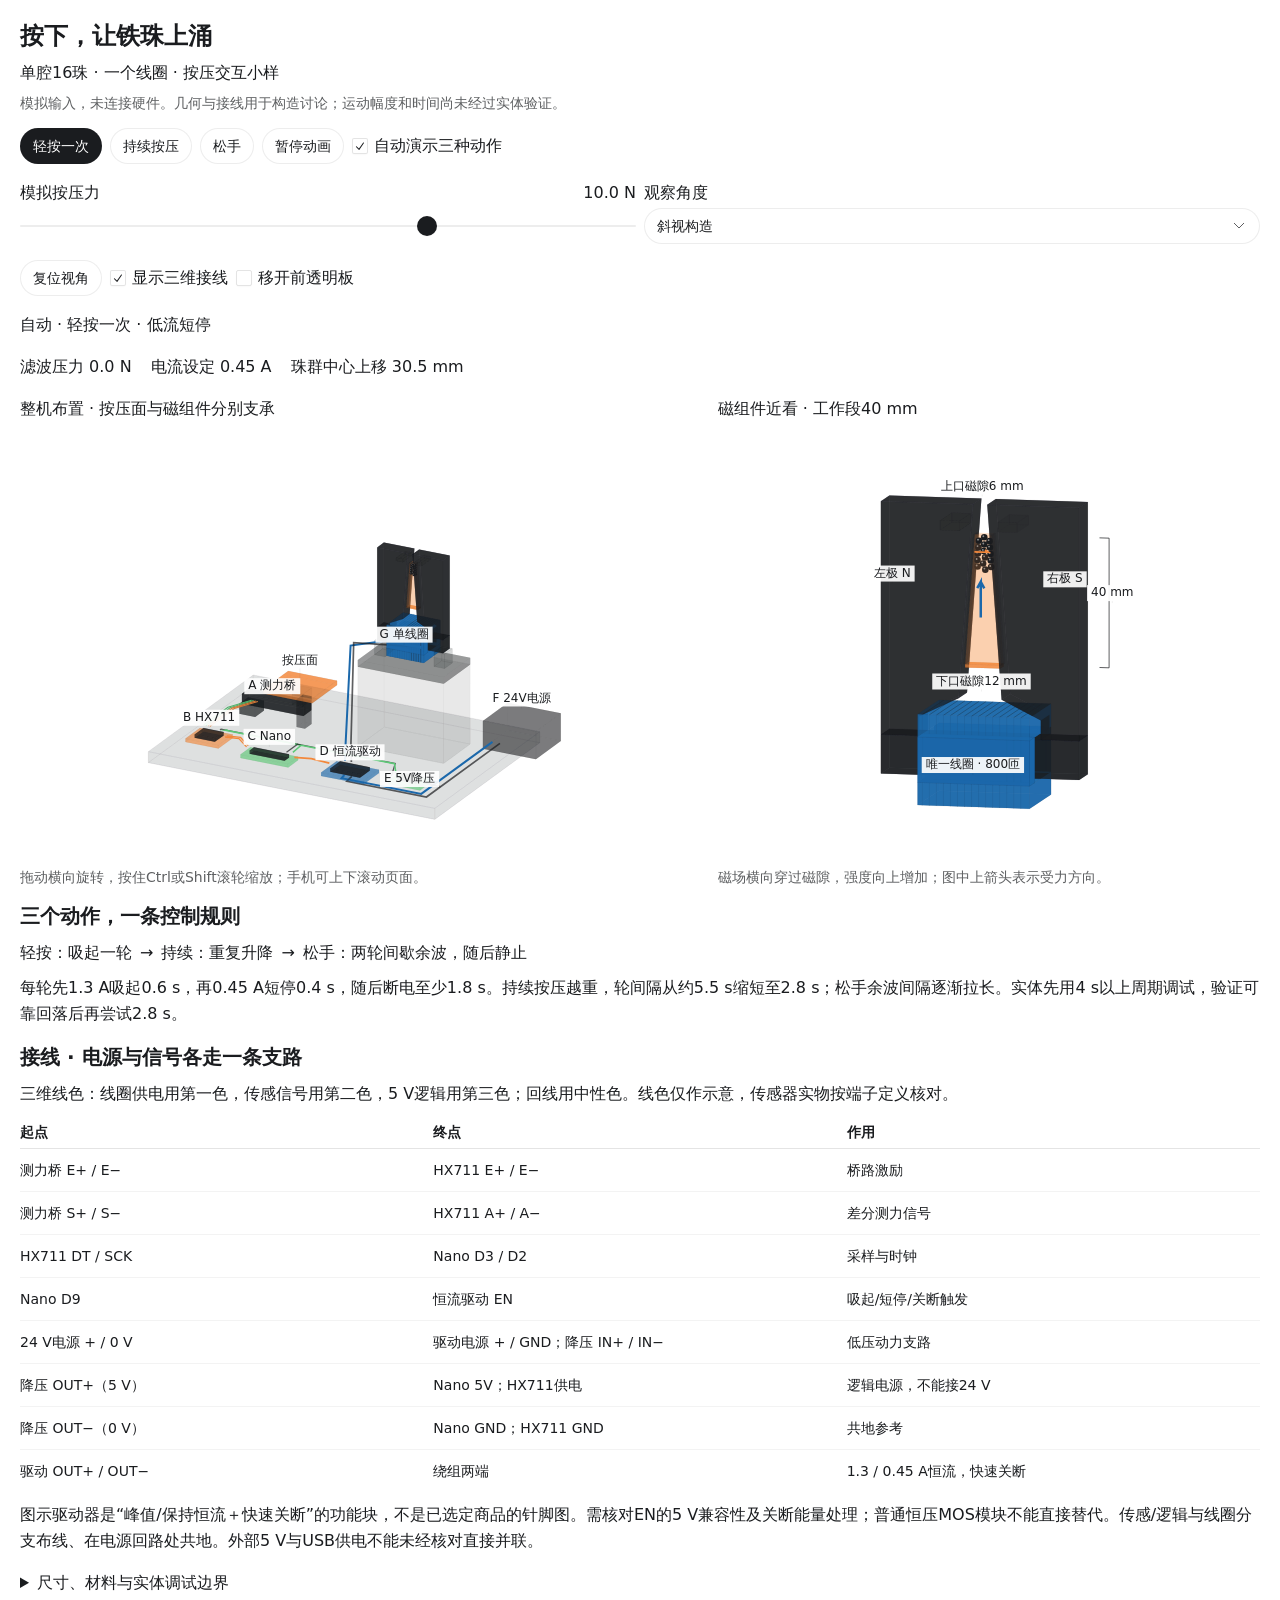
<file: single-chamber-press.html>
<!doctype html>
<html lang="zh-CN">
<head>
<meta charset="utf-8">
<meta name="viewport" content="width=device-width,initial-scale=1">
<title>按压交互 · 单腔铁珠升降小样</title>
<style>

:root {
  color-scheme: light dark;
  background-color: var(
    --background,
    var(--color-background-primary, light-dark(rgb(255 255 255), rgb(24 24 24)))
  ) !important;

  /* Agent-facing contract; keep in sync with SKILL.md. */
  --background: var(
    --color-background-primary,
    light-dark(rgb(255 255 255), rgb(24 24 24))
  );
  --foreground: var(
    --color-text-primary,
    light-dark(rgb(26 28 31), rgb(255 255 255))
  );
  --card: color-mix(in oklab, var(--foreground) 5%, var(--background));
  --card-foreground: var(
    --color-text-primary,
    light-dark(rgb(26 28 31), rgb(255 255 255))
  );
  --popover: var(
    --color-background-secondary,
    light-dark(rgb(255 255 255), rgb(45 45 45))
  );
  --popover-foreground: var(
    --color-text-primary,
    light-dark(rgb(26 28 31), rgb(255 255 255))
  );
  --primary: var(
    --color-text-info,
    light-dark(rgb(27 104 171), rgb(131 195 255))
  );
  --primary-foreground: var(
    --color-text-inverse,
    light-dark(rgb(255 255 255), rgb(13 13 13))
  );
  --secondary: var(
    --color-background-secondary,
    light-dark(rgb(255 255 255 / 96%), rgb(54 54 54 / 96%))
  );
  --secondary-foreground: var(
    --color-text-primary,
    light-dark(rgb(26 28 31), rgb(255 255 255))
  );
  --muted: color-mix(in srgb, var(--foreground) 10%, transparent);
  --muted-foreground: var(
    --color-text-secondary,
    light-dark(rgb(26 28 31 / 70%), rgb(255 255 255 / 70%))
  );
  --accent: var(
    --color-background-info,
    light-dark(rgb(229 242 255), rgb(13 39 63))
  );
  --accent-foreground: var(
    --color-text-info,
    light-dark(rgb(27 104 171), rgb(131 195 255))
  );
  --destructive: var(
    --color-text-warning,
    light-dark(rgb(226 85 7), rgb(255 133 73))
  );
  --border: var(
    --color-border-secondary,
    light-dark(rgb(26 28 31 / 8%), rgb(255 255 255 / 8.2%))
  );
  --input: var(
    --color-border-primary,
    light-dark(
      rgb(26 28 31 / 11.8%),
      color-mix(in oklab, rgb(0 0 0) 10%, transparent)
    )
  );
  --ring: var(
    --color-ring-primary,
    light-dark(rgb(51 156 255), rgb(131 195 255 / 76%))
  );
  --font-size-base: var(--font-text-md-size, 16px);
  --blue: light-dark(rgb(27 104 171), rgb(131 195 255));
  --orange: light-dark(rgb(226 85 7), rgb(251 106 34));
  --green: light-dark(rgb(0 162 64), rgb(64 201 119));
  --red: light-dark(rgb(224 46 42), rgb(255 103 100));
  --purple: light-dark(rgb(146 79 247), rgb(173 123 249));
  --yellow: light-dark(rgb(255 195 0), rgb(255 210 64));
  --viz-series-1: var(--primary);
  --viz-series-2: light-dark(rgb(243 136 59), rgb(245 154 86));
  --viz-series-3: light-dark(rgb(93 201 119), rgb(116 213 139));
  --viz-series-4: light-dark(rgb(235 119 177), rgb(240 143 192));
  --viz-series-5: light-dark(rgb(155 121 236), rgb(170 145 239));
  --viz-series-6: light-dark(rgb(58 185 177), rgb(90 203 194));

  /* Internal implementation variables; not part of the agent contract. */
  --font-sans:
    -apple-system-body, ui-sans-serif, -apple-system, system-ui, "Segoe UI",
    Helvetica, "Apple Color Emoji", Arial, sans-serif, "Segoe UI Emoji",
    "Segoe UI Symbol";
  --font-mono:
    ui-monospace, SFMono-Regular, "SF Mono", Menlo, Consolas, "Liberation Mono",
    monospace;
  --font-size-normal: max(11px, var(--font-size-base));
  --font-size-tooltip: calc(var(--font-size-base) - 1px);
  --font-size-small: max(11px, calc(var(--font-size-base) - 2px));
  --font-size-h1: calc(var(--font-size-normal) * 1.7142857143);
  --font-size-h2: calc(var(--font-size-normal) * 1.4285714286);
  --font-size-h3: calc(var(--font-size-normal) * 1.2857142857);
  --font-weight-normal: 400;
  --font-weight-medium: 500;
  --icon-size: 16px;
  --line-height-normal: calc(var(--font-size-normal) * 1.5);
  --line-height-tooltip: calc(var(--font-size-tooltip) * 1.4285714286);
  --line-height-small: calc(var(--font-size-small) + 4px);
  --corner-shape: round;
  --radius: var(--border-radius-lg, 8px);
  --radius-sm: calc(var(--radius) * 0.5);
  --radius-md: calc(var(--radius) * 0.75);
  --radius-lg: var(--radius);
  --radius-2xl: calc(var(--radius) * 2);
  --radius-full: 9999px;
  --shadow-sm: 0 1px 2px -1px rgb(0 0 0 / 8%);
  --checkmark-image: url("data:image/svg+xml,%3Csvg xmlns='http://www.w3.org/2000/svg' viewBox='0 0 17 17'%3E%3Cpath d='M12.8961 3.64101C13.1297 3.41418 13.4984 3.37523 13.7779 3.56581C14.0571 3.75635 14.1554 4.11331 14.0299 4.41347L13.9615 4.53847L7.71151 13.7045C7.59411 13.8767 7.4063 13.9877 7.19881 14.0072C6.99136 14.0267 6.78564 13.9533 6.63826 13.806L2.88826 10.056L2.79842 9.9457C2.6192 9.67407 2.64927 9.30496 2.88826 9.06581C3.12738 8.82669 3.49647 8.79676 3.76815 8.97597L3.8785 9.06581L7.03084 12.2182L12.8053 3.74941L12.8961 3.64101Z'/%3E%3C/svg%3E");

  /* Legacy aliases; not part of the current agent contract. */
  --viz-bg: transparent;
  --viz-panel: var(--card);
  --viz-border: var(--border);
  --viz-text: var(--foreground);
  --viz-muted: var(--muted-foreground);
  --viz-accent: var(--primary);
  --viz-accent-text: var(--primary-foreground);
  --viz-accent-bg: var(--accent);
  --viz-font-size: var(--font-size-base);
  --viz-warning: var(--destructive);
}

:root[data-theme="light"] {
  color-scheme: light;
}

:root[data-theme="dark"] {
  color-scheme: dark;
}

* {
  box-sizing: border-box;
}

html > body {
  /* Preserve MCP aliases for older inline renderers without creating :root cycles. */
  --color-background-primary: var(
    --background,
    light-dark(rgb(255 255 255), rgb(24 24 24))
  );
  --color-text-primary: var(
    --foreground,
    light-dark(rgb(26 28 31), rgb(255 255 255))
  );
  --color-border-secondary: var(
    --border,
    light-dark(rgb(26 28 31 / 8%), rgb(255 255 255 / 8.2%))
  );

  margin: 0;
  padding: var(--visualize-paint-gutter, 0px);
  color: var(--foreground);
  background: transparent !important;
  font-family: var(--font-sans) !important;
  -webkit-font-smoothing: antialiased;
  font-size: var(--font-size-base);
  line-height: calc(var(--font-size-base) * 1.625);
  font-weight: var(--font-weight-normal);
}

.cursor-interaction {
  cursor: var(--cursor-interaction, pointer);
}

a {
  color: color-mix(in srgb, var(--viz-accent) 80%, var(--viz-text) 20%);
  cursor: var(--cursor-interaction, pointer);
  text-decoration: none;
  text-underline-offset: 2px;
  font-weight: inherit;
}

a:is(:hover, :focus-visible) {
  text-decoration-line: underline;
  text-decoration-style: dashed;
  text-decoration-thickness: 0.5px;
}

h1,
h2,
h3,
h4,
h5,
h6,
p {
  margin-block: 0;
}
p,
h1,
h2,
h3,
h4,
h5,
h6,
li,
.table {
  font-family: var(--font-sans);
}

h1 {
  font-size: calc(var(--font-size-base) * 1.5);
  line-height: 1.3333333333;
}

h2 {
  font-size: calc(var(--font-size-base) * 1.25);
  line-height: 1.4;
}
h3 {
  font-size: calc(var(--font-size-base) * 1.125);
  line-height: 1.5555555556;
}
h4 {
  font-size: var(--font-size-base);
  line-height: 1.5;
}
h5,
h6 {
  font-size: var(--font-size-base);
  line-height: calc(var(--font-size-base) * 1.625);
}

h1,
h2,
h3,
h4,
h5,
h6,
b,
strong,
th {
  font-weight: 600;
}

code:not(pre code) {
  display: inline;
  padding: 1px 6px;
  border-radius: var(--radius-sm);
  corner-shape: var(--corner-shape);
  background: var(--muted);
  font-family: var(--font-mono);
  font-size: 0.92em;
  overflow-wrap: anywhere;
  -webkit-box-decoration-break: clone;
  box-decoration-break: clone;
  word-break: break-word;
}
pre,
pre code {
  font-family: var(--font-mono);
  font-size: 12px;
  line-height: 20px;
}

.table-responsive {
  width: 100%;
  overflow-x: auto;
  scrollbar-width: thin;
}

.table {
  width: 100%;
  color: var(--foreground);
  font: inherit;
  text-align: start;
  border-collapse: separate;
  border-spacing: 0;
  font-size: calc(var(--font-size-base) * 0.875);
  line-height: calc(var(--font-size-base) * 1.625);
  font-family: var(--font-sans);
}

.table :is(th, td) {
  padding-block: 10px;
  padding-inline: 0 24px;
  overflow-wrap: anywhere;
  border-bottom: 1px solid var(--border);
  text-align: start;
  vertical-align: top;
  border-bottom-color: color-mix(in srgb, var(--foreground) 5%, transparent);
}
.table :is(th, td):not(:last-child) {
  padding-inline-end: calc(var(--font-size-base) * 1.5);
}

.table-responsive > .table :is(th, td) {
  overflow-wrap: break-word;
}

.table :is(th, td):last-child {
  padding-inline-end: 0;
}

.table :is(caption, thead th) {
  font-weight: 600;
}

.table thead :is(th, td) {
  border-bottom-color: var(--border-strong, var(--input));
  padding-block: calc(var(--font-size-base) / 2);
  line-height: var(--font-size-base);
}

.table tbody tr:last-child :is(th, td) {
  border-bottom: 0;
}
.table tbody :is(th, td) {
  padding-block: calc(var(--font-size-base) * 0.625);
}

.table.table-sm :is(th, td) {
  padding-block: 8px;
}

.table.table-sm :is(th, td):not(:last-child) {
  padding-inline-end: 16px;
}

.table :is(.text-end, [align="right"]) {
  text-align: end;
  font-variant-numeric: tabular-nums;
}

.table :is(.text-center, [align="center"]) {
  text-align: center;
}

.table .text-nowrap {
  white-space: nowrap;
}

#widget {
  display: flex;
  flex-direction: column;
  gap: 12px;
  width: 100%;
  padding: 0;
  background: transparent !important;
}

.card {
  min-width: 0;
  padding: 12px;
  overflow: hidden;
  overflow-wrap: break-word;
  border-radius: var(--radius-2xl);
  corner-shape: var(--corner-shape);
  color: var(--card-foreground);
  background: var(--card);
}

.widget {
  min-width: 0;
  overflow: hidden;
  border: 0;
  border-radius: var(--radius-lg);
  corner-shape: var(--corner-shape);
  box-shadow: 0 0 0 0.5px var(--border-strong, var(--border));
  color: var(--foreground);
  background: var(--background);
}

#widget > :not(.card, .widget, .progress) {
  width: 100% !important;
  max-width: none !important;
  margin: 0 !important;
  padding: 0 !important;
  border: 0 !important;
  border-radius: 0 !important;
  background: transparent !important;
  box-shadow: none !important;
}

.tooltip {
  position: fixed;
  z-index: 50;
  top: 0;
  left: 0;
  width: max-content;
  max-width: min(
    20rem,
    var(--tooltip-available-width, calc(100vw - 10px)),
    calc(100vw - 10px)
  );
  max-height: min(
    var(--tooltip-available-height, calc(100vh - 10px)),
    calc(100vh - 10px)
  );
  border: 1px solid var(--border);
  corner-shape: var(--corner-shape);
  overflow-wrap: break-word;
  white-space: normal;
  pointer-events: none;
  user-select: none;
  font-family: var(--font-sans);
  padding: 5px 12px;
  border-color: color-mix(
    in oklab,
    light-dark(var(--primary-foreground), var(--foreground)) 5%,
    transparent
  );
  border-radius: var(--radius-2xl);
  color: light-dark(var(--primary-foreground), var(--foreground));
  background: light-dark(var(--foreground), var(--popover));
  box-shadow: 0 8px 18px rgb(15 23 42 / 20%);
  letter-spacing: -0.15px;
  font-size: calc(var(--font-size-base) * 14 / 16);
  font-size: round(nearest, calc(var(--font-size-base) * 14 / 16), 1px);
  font-weight: 600;
  line-height: 18px;
  text-align: center;
}

.viz-grid {
  display: grid;
  grid-template-columns: repeat(auto-fit, minmax(max(180px, 24%), 1fr));
  gap: 10px;
}

.viz-stat {
  display: flex;
  flex-direction: column;
  gap: 2px;
}

.viz-stat-value {
  font-size: var(--font-size-h2);
  font-weight: var(--font-weight-medium);
  line-height: 1.25;
}

.viz-row {
  display: flex;
  flex-wrap: wrap;
  align-items: center;
  gap: 10px;
}

hr {
  width: 100%;
  height: 1px;
  margin-block: 6px;
  border: 0;
  background: var(--border);
}

.nav {
  display: flex;
  min-width: 0;
  align-items: center;
  gap: 4px;
}

.progress {
  display: flex;
  height: 8px;
  margin-block: calc((var(--line-height-normal, 1.5em) - 8px) / 2);
  overflow: hidden;
  border: 0;
  border-radius: var(--radius-full);
  background: var(--muted);
}

.progress-bar:only-child {
  border-radius: var(--radius-full);
}

.progress-bar {
  height: 100%;
  flex-shrink: 0;
  border: 0;
  background: var(--viz-series-1);
}

.viz-badge {
  display: inline-flex;
  align-items: center;
  padding: 4px 8px;
  border-radius: var(--radius-sm);
  color: color-mix(in srgb, var(--foreground) 40%, var(--muted-foreground));
  background: color-mix(in srgb, var(--foreground) 5%, transparent);
  font-family: var(--font-sans);
  font-size: calc(var(--font-size-base) * 14 / 16);
  font-size: round(nearest, calc(var(--font-size-base) * 14 / 16), 1px);
  font-weight: var(--font-weight-normal);
  line-height: 1;
}

small,
.text-small {
  font-size: var(--font-size-small);
  line-height: var(--line-height-small);
}

.text-muted {
  color: var(--muted-foreground);
}

.tabular-nums {
  font-variant-numeric: tabular-nums;
}

.sr-only {
  position: absolute;
  width: 1px;
  height: 1px;
  padding: 0;
  overflow: hidden;
  clip: rect(0, 0, 0, 0);
  white-space: nowrap;
  border: 0;
}

.viz-controls {
  display: flex;
  flex-wrap: wrap;
  align-items: center;
  gap: 8px;
}

.viz-controls > .form-label {
  display: grid;
  min-width: min(100%, 260px);
  flex: 1 1 280px;
  grid-template-columns: minmax(0, 1fr) auto;
  align-items: baseline;
  gap: 2px 12px;
  margin-bottom: 0;
}

.viz-controls > .form-label > :is(.form-control, .form-range, .form-select) {
  grid-column: 1 / -1;
}

.btn,
.nav-link,
.form-check-input,
.form-control,
.form-range,
.form-select {
  font: inherit;
}

/* Match inline alignment without overriding a containing flex or grid layout. */
.btn,
.nav-link,
.form-control,
.form-select,
.form-range,
.form-check {
  vertical-align: middle;
}

.btn,
.nav-link {
  --btn-size: calc(12px + 2 * var(--control-spacing, 12px));
  appearance: button;
  display: inline-flex;
  inline-size: fit-content;
  max-inline-size: 100%;
  align-items: center;
  justify-content: center;
  gap: 4px;
  margin: 0;
  padding: 0 8px;
  -webkit-app-region: no-drag;
  border: 1px solid var(--input);
  corner-shape: var(--corner-shape);
  cursor: var(--cursor-interaction, pointer);
  text-align: center;
  text-decoration: none;
  white-space: nowrap;
  user-select: none;
  -webkit-font-smoothing: inherit;
  font-family: var(--font-sans);
  height: fit-content;
  min-height: var(--btn-size);
  padding-inline: var(--control-spacing, 12px);
  border-color: transparent;
  border-radius: var(--radius-full);
  color: var(--foreground);
  background: color-mix(in srgb, var(--foreground) 5%, transparent);
  font-size: calc(var(--font-size-base) * 14 / 16);
  font-size: round(nearest, calc(var(--font-size-base) * 14 / 16), 1px);
  font-weight: var(--font-weight-normal);
  line-height: 18px;
}

.btn {
  border-color: var(--border);
  color: var(--secondary-foreground);
  background: var(--secondary);
}

/* Codex Button size="compact"; appearance stays with the button variant. */
.btn-sm {
  --btn-size: 24px;
  padding-inline: 8px;
  font-size: calc(var(--font-size-base) * 12 / 16);
  font-size: round(nearest, calc(var(--font-size-base) * 12 / 16), 1px);
  line-height: 16px;
}

.btn:is(.btn-block, .viz-tile) {
  inline-size: 100%;
}

.btn.viz-tile {
  min-width: 0;
  overflow-wrap: anywhere;
  white-space: normal;
}

a.btn {
  cursor: var(--cursor-interaction, pointer);
  text-decoration: none;
}

.btn:not(:disabled):hover {
  background: light-dark(
    color-mix(in srgb, var(--foreground) 5.5%, transparent),
    color-mix(in srgb, var(--foreground) 8%, transparent)
  );
}

.nav-link:not(:disabled):not([aria-disabled="true"]):hover {
  background: color-mix(in srgb, var(--foreground) 10%, transparent);
}

.btn-primary {
  border-color: var(--border);
  color: var(--primary-foreground);
  background: var(--foreground);
  background-clip: border-box;
}

.btn-primary .text-muted {
  color: color-mix(in srgb, var(--primary-foreground) 50%, transparent);
}

.btn-primary:not(:disabled):hover {
  background: color-mix(in srgb, var(--foreground) 80%, transparent);
  background-clip: border-box;
}

.btn-ghost {
  border-color: transparent;
  color: var(--muted-foreground);
  background: transparent;
}

.btn-ghost:not(:disabled):hover {
  color: var(--muted-foreground);
  background: light-dark(
    color-mix(in srgb, var(--foreground) 5.5%, transparent),
    color-mix(in srgb, var(--foreground) 8%, transparent)
  );
}

.nav-pills .nav-link {
  min-width: 0;
  border-color: transparent;
  color: var(--muted-foreground);
  background: transparent;
}

.nav-justified .nav-link {
  flex: 1 1 0;
  overflow-wrap: anywhere;
  white-space: normal;
}

.nav-pills .nav-link.active {
  color: var(--foreground);
  background: var(--muted);
}

/* Shared preview chrome; product styles stay inside each variant. */
.viz-dotted-background {
  background-image: radial-gradient(
    circle,
    color-mix(in srgb, var(--foreground) 14%, transparent) 0.8px,
    transparent 0.8px
  );
  background-position: center;
  background-size: 16px 16px;
}

.viz-carousel {
  position: relative;
  min-width: 0;
}

.viz-carousel:has(> .viz-carousel-controls) {
  min-height: calc(60px + var(--viz-carousel-picker-height, 0px));
  padding-bottom: 60px;
}

.viz-carousel > [data-variant][hidden] {
  display: none !important;
}

.viz-carousel > [data-variant] {
  isolation: isolate;
}

.viz-carousel-controls {
  --viz-carousel-hover: light-dark(
    color-mix(in srgb, var(--foreground) 5.4%, transparent),
    color-mix(in srgb, var(--foreground) 7.8%, transparent)
  );
  position: absolute;
  z-index: 2;
  bottom: 8px;
  left: 50%;
  display: flex;
  width: max-content;
  /* Leave room for the host's design-controls launcher at the trailing edge. */
  max-width: calc(100% - 96px);
  align-items: center;
  gap: 0;
  padding: 0;
  border: 1px solid var(--border);
  border-radius: 16px;
  color: var(--foreground);
  background: var(--background);
  font-family: var(--font-sans);
  /* Match the settings dropdown chrome independently of the content font size. */
  font-size: 13px;
  font-weight: var(--font-weight-normal);
  line-height: 18px;
  transform: translateX(-50%);
  user-select: none;
}

/* Keep authored mockup button styles out of the shared carousel chrome. */
.viz-carousel-controls button,
.viz-carousel-picker > summary {
  display: flex !important;
  height: auto !important;
  min-height: 30px;
  align-items: center !important;
  justify-content: center !important;
  gap: 4px;
  padding: 0 6px !important;
  -webkit-app-region: no-drag;
  border: 0 !important;
  border-radius: 14px !important;
  color: inherit !important;
  background: transparent !important;
  font: inherit !important;
  -webkit-tap-highlight-color: transparent;
}

.viz-carousel-controls > button,
.viz-carousel-picker > summary {
  position: relative;
  isolation: isolate;
}

.viz-carousel-controls > button {
  --icon-size: 16px;
  width: 30px !important;
  padding: 0 !important;
}

.viz-carousel-picker > summary {
  padding-inline: 12px !important;
}

.viz-carousel-controls .viz-carousel-caret {
  width: 14px;
  height: 14px;
  flex: none;
  margin: 0;
  color: inherit;
  transform: rotate(180deg);
}

.viz-carousel-controls > button > svg,
.viz-carousel-controls .viz-carousel-caret,
.viz-carousel-count {
  opacity: 0.5;
}

.viz-carousel-controls > button::before,
.viz-carousel-picker > summary::before {
  position: absolute;
  z-index: -1;
  inset: 3px;
  border-radius: 12px;
  content: "";
  pointer-events: none;
}

.viz-carousel-controls > button:hover::before,
.viz-carousel-picker > summary:hover::before {
  background: var(--viz-carousel-hover);
}

.viz-carousel-controls > button,
.viz-carousel-controls [data-lucide],
.viz-carousel-controls .lucide {
  flex-shrink: 0;
}

.viz-carousel-picker {
  min-width: 0;
}

.viz-carousel-picker > summary {
  min-width: 0;
  list-style: none;
}

.viz-carousel-picker > summary::-webkit-details-marker {
  display: none;
}

.viz-carousel-count {
  flex-shrink: 0;
  white-space: nowrap;
}

.viz-carousel-name {
  min-width: 0;
  overflow: hidden;
  text-overflow: ellipsis;
  white-space: nowrap;
}

.viz-carousel-options {
  position: absolute;
  right: 0;
  bottom: calc(100% + 4px);
  left: 0;
  display: flex;
  max-height: 240px;
  flex-direction: column;
  gap: 2px;
  overflow: auto;
  padding: 4px;
  border: 1px solid var(--border);
  border-radius: var(--radius-lg);
  background: var(--background);
  box-shadow: 0 4px 12px light-dark(rgb(0 0 0 / 6%), rgb(0 0 0 / 25%));
}

.viz-carousel-options > button {
  border-radius: max(0px, calc(var(--radius-lg) - 5px)) !important;
  width: 100% !important;
  min-height: 28px;
  justify-content: flex-start !important;
  padding: 4px 8px !important;
  font-size: var(--font-size-small) !important;
  text-align: start;
  white-space: normal;
  overflow-wrap: anywhere;
}

.viz-carousel-options > [aria-current="true"],
.viz-carousel-options > button:hover {
  background: var(--viz-carousel-hover) !important;
}

.btn:disabled,
.nav-link:disabled,
.nav-link[aria-disabled="true"] {
  cursor: not-allowed;
  opacity: 0.4;
}

[data-lucide] {
  stroke-width: 1.6;
}

.form-label {
  display: block;
  margin-bottom: 6px;
  color: var(--foreground);
}

.form-control {
  display: block;
  width: 100%;
  padding: 0 8px;
  outline: none;
  border: 1px solid var(--input);
  corner-shape: var(--corner-shape);
  color: var(--foreground);
  font-family: var(--font-sans);
  height: calc(12px + 2 * var(--control-spacing, 12px));
  min-height: calc(12px + 2 * var(--control-spacing, 12px));
  padding-inline: calc(4px + var(--control-spacing, 12px) / 2);
  border-color: var(--input);
  border-radius: var(--radius-md);
  background: color-mix(in srgb, var(--popover) 96%, transparent);
  font-size: calc(var(--font-size-base) * 14 / 16);
  font-size: round(nearest, calc(var(--font-size-base) * 14 / 16), 1px);
  font-weight: var(--font-weight-normal);
  line-height: 1.4285714286;
}
.form-control:is(
  [type="file"],
  [type="date"],
  [type="datetime-local"],
  [type="month"],
  [type="week"],
  [type="color"]
) {
  height: calc(12px + 2 * var(--control-spacing, 12px));
  min-height: calc(12px + 2 * var(--control-spacing, 12px));
  line-height: 18px;
}
.form-control:is(
  [type="date"],
  [type="datetime-local"],
  [type="month"],
  [type="week"]
) {
  padding-inline: var(--control-spacing, 12px);
}

.form-control::placeholder {
  color: var(--muted-foreground);
}

.form-control[type="file"] {
  overflow: hidden;
  cursor: var(--cursor-interaction, pointer);
  padding: 0;
}

.form-control[type="file"]::file-selector-button {
  padding: 0 8px;
  border: 0;
  border-right: 1px solid var(--input);
  color: var(--secondary-foreground);
  background: var(--secondary);
  cursor: inherit;
  font: inherit;
  min-height: calc(10px + 2 * var(--control-spacing, 12px));
  padding-inline: var(--control-spacing, 12px);
  margin-inline-end: var(--control-spacing, 12px);
}

.form-control[type="file"]:not(:disabled):hover::file-selector-button {
  background: color-mix(in srgb, var(--foreground) 6%, var(--secondary));
}

.form-control-color[type="color"] {
  width: 40px;
  height: calc(12px + 2 * var(--control-spacing, 12px));
  padding: 3px;
  cursor: var(--cursor-interaction, pointer);
}

.form-control-color[type="color"]::-webkit-color-swatch-wrapper {
  padding: 0;
}

.form-control-color[type="color"]::-webkit-color-swatch {
  border: 0;
  border-radius: calc(var(--radius-lg) - 4px);
  corner-shape: var(--corner-shape);
}

textarea.form-control {
  height: auto;
  resize: vertical;
  min-height: 96px;
  padding: 8px 10px;
}

.form-control:focus-visible {
  border-color: var(--ring);
  box-shadow: none;
}
.form-control:disabled {
  color: var(--muted-foreground);
  background: color-mix(in srgb, var(--foreground) 5%, transparent);
  opacity: 1;
}
.form-control[aria-invalid="true"] {
  border-color: var(--red);
  box-shadow: 0 0 0 2px color-mix(in srgb, var(--red) 20%, transparent);
}

.form-control:disabled,
.form-select:disabled {
  cursor: not-allowed;
}

.form-select {
  appearance: none;
  display: block;
  width: 100%;
  height: fit-content;
  min-height: calc(12px + 2 * var(--control-spacing, 12px));
  margin: 0;
  /* The secondary icon role is 14px at compact density and 16px at web density. */
  --icon-size: calc(10px + var(--control-spacing, 12px) / 2);
  /* Settings dropdowns retain a 12px inset and a 4px text-to-chevron gap. */
  padding: 0 calc(16px + var(--icon-size)) 0 12px;
  outline: none;
  border: 1px solid var(--border);
  border-radius: var(--radius-full);
  corner-shape: var(--corner-shape);
  color: var(--foreground);
  background-color: var(--secondary);
  background-image:
    linear-gradient(
      45deg,
      transparent calc(50% - 0.6px),
      var(--muted-foreground) calc(50% - 0.6px) calc(50% + 0.6px),
      transparent calc(50% + 0.6px)
    ),
    linear-gradient(
      135deg,
      transparent calc(50% - 0.6px),
      var(--muted-foreground) calc(50% - 0.6px) calc(50% + 0.6px),
      transparent calc(50% + 0.6px)
    );
  background-position:
    calc(100% - 12px - var(--icon-size) / 2) 50%,
    calc(100% - 12px - var(--icon-size) * 0.18) 50%;
  background-repeat: no-repeat;
  background-size: calc(var(--icon-size) * 0.32) calc(var(--icon-size) * 0.32);
  cursor: var(--cursor-interaction, default);
  font-size: calc(var(--font-size-base) * 14 / 16);
  font-size: round(nearest, calc(var(--font-size-base) * 14 / 16), 1px);
  font-weight: var(--font-weight-normal);
  line-height: 18px;
}

.form-select :is(option, optgroup) {
  color: var(--popover-foreground);
  background-color: var(--popover);
}

.form-select :is(option, optgroup):disabled {
  color: var(--muted-foreground);
}

.form-select:not(:disabled):hover {
  background-color: light-dark(
    color-mix(in srgb, var(--foreground) 5.5%, transparent),
    color-mix(in srgb, var(--foreground) 8%, transparent)
  );
}

.form-select:focus-visible {
  box-shadow: 0 0 0 2px var(--ring);
}
.form-select:disabled {
  opacity: 0.4;
}

.form-check {
  display: flex;
  min-height: calc(12px + 2 * var(--control-spacing, 12px));
  align-items: center;
  gap: 6px;
}

.form-check-input {
  appearance: none;
  width: 14px;
  height: 14px;
  flex: 0 0 auto;
  margin: 0;
  border: 1px solid var(--input);
  color: var(--primary-foreground);
  background-color: transparent;
  cursor: var(--cursor-interaction, default);
  transition:
    background-color 150ms,
    border-color 150ms,
    box-shadow 150ms;
}

.form-check:not(.form-switch) .form-check-input[type="checkbox"] {
  corner-shape: round;
  box-shadow: var(--shadow-sm);
  position: relative;
  width: calc(10px + var(--control-spacing, 12px) / 2);
  height: calc(10px + var(--control-spacing, 12px) / 2);
  border-color: var(--border-strong, var(--input));
  border-radius: calc(var(--radius-sm) / 2);
  background-color: transparent;
  color: var(--foreground);
}

.form-check:not(.form-switch)
  .form-check-input:not(:disabled):not(:checked):hover {
  background-color: var(--card);
}

.form-check:not(.form-switch)
  .form-check-input[type="checkbox"]:is(:checked, :indeterminate) {
  border-color: var(--border-strong, var(--input));
  background-color: color-mix(in srgb, var(--popover) 96%, transparent);
}

.form-check:not(.form-switch)
  .form-check-input[type="checkbox"]:checked::before {
  display: block;
  width: 100%;
  height: 100%;
  background: var(--primary-foreground);
  content: "";
  mask: var(--checkmark-image) center / 12px 12px no-repeat;
  background-color: var(--foreground);
}
.form-check:not(.form-switch)
  .form-check-input[type="checkbox"]:indeterminate::before {
  position: absolute;
  inset: 0;
  display: block;
  width: 65%;
  height: 6.65%;
  margin: auto;
  border-radius: var(--radius-full);
  background: var(--foreground);
  mask: none;
  content: "";
}

.form-check-input[type="radio"] {
  border-radius: var(--radius-full);
  width: 16px;
  height: 16px;
  border: 0;
  box-shadow: inset 0 0 0 1px var(--input);
}

.form-check-input[type="radio"]:checked {
  border: 0;
  background: radial-gradient(
    circle,
    var(--primary-foreground) 0 3px,
    var(--foreground) 3px
  );
  box-shadow: none;
}

.form-check:not(.form-switch) .form-check-input:focus-visible {
  outline: 2px solid var(--ring);
  outline-offset: 2px;
}
.form-check:not(.form-switch) .form-check-input[type="checkbox"]:focus-visible {
  border-color: var(--ring);
  outline: none;
  box-shadow: 0 0 0 2px var(--ring);
}

.form-check:not(.form-switch) .form-check-input:disabled {
  cursor: not-allowed;
  pointer-events: none;
}

.form-check:not(.form-switch) .form-check-input:disabled + .form-check-label {
  cursor: not-allowed;
}
.form-check:not(.form-switch) .form-check-input[type="radio"]:disabled,
.form-check:not(.form-switch)
  .form-check-input[type="radio"]:disabled
  + .form-check-label {
  opacity: 0.5;
}

.form-switch .form-check-input:disabled,
.form-switch .form-check-input:disabled + .form-check-label {
  cursor: not-allowed;
  opacity: 0.6;
}

.form-check-label {
  color: var(--foreground);
  cursor: var(--cursor-interaction, default);
}

.form-switch .form-check-input {
  position: relative;
  width: 32px;
  height: 20px;
  border: 0;
  border-radius: var(--radius-full);
  background: var(--muted);
  box-shadow: none;
  transition: background-color 200ms cubic-bezier(0, 0, 0.2, 1);
}

.form-switch .form-check-input::before {
  position: absolute;
  top: 50%;
  left: 0;
  width: 16px;
  height: 16px;
  box-sizing: border-box;
  border: 1px solid light-dark(var(--primary-foreground), var(--foreground));
  border-radius: var(--radius-full);
  box-shadow: var(--shadow-sm);
  content: "";
  transform: translate(2px, -50%);
  transition: transform 200ms cubic-bezier(0, 0, 0.2, 1);
  border-color: #fff;
  background: #fff;
}

.form-switch .form-check-input:checked {
  background: var(--blue);
}

.form-switch .form-check-input:checked::before {
  transform: translate(14px, -50%);
}

.form-switch .form-check-input:focus-visible {
  box-shadow: 0 0 0 2px var(--ring);
  outline: none;
}

.form-range {
  appearance: none;
  display: block;
  width: 100%;
  flex: 1;
  margin: 0;
  padding: 0;
  border: 0;
  accent-color: var(--primary);
  height: calc(12px + 2 * var(--control-spacing, 12px));
  min-height: calc(12px + 2 * var(--control-spacing, 12px));
  outline: none;
  border-radius: var(--radius-full);
  color: var(--foreground);
  background: transparent;
}

.form-range::-webkit-slider-runnable-track {
  background: var(--form-range-track, var(--border));
  height: 2px;
  border-radius: var(--radius-full);
}

.form-range::-webkit-slider-thumb {
  appearance: none;
  width: 20px;
  height: 20px;
  border: 1px solid var(--border);
  border-radius: var(--radius-full);
  margin-top: -9px;
  border-color: transparent;
  background: currentColor;
  box-shadow: var(--shadow-sm);
}

/* Outline the native track and thumb, preserving the larger input hit area. */
.form-range:focus-visible::-webkit-slider-runnable-track {
  outline: 2px auto Highlight;
  outline-color: -webkit-focus-ring-color;
}

.form-range::-moz-range-track {
  background: var(--form-range-track, var(--border));
  height: 2px;
  border-radius: var(--radius-full);
}

.form-range::-moz-range-thumb {
  width: 20px;
  height: 20px;
  border: 1px solid var(--border);
  border-radius: var(--radius-full);
  border-color: transparent;
  background: currentColor;
  box-shadow: var(--shadow-sm);
}

.form-range:focus-visible::-moz-range-thumb {
  outline: 2px solid Highlight;
  outline-offset: 2px;
}

.form-range:disabled {
  opacity: 1;
  cursor: default;
}

.btn:not(.btn-primary, .viz-tile):is(
  [aria-pressed="true"],
  [aria-selected="true"],
  .is-selected
) {
  border-color: transparent;
  color: var(--primary-foreground);
  background: var(--blue);
}

.btn.viz-tile:is([aria-pressed="true"], [aria-selected="true"], .is-selected) {
  border-color: var(--primary);
  box-shadow: inset 0 0 0 1px var(--primary);
}

.btn:focus-visible,
.nav-link:focus-visible {
  outline-offset: 2px;
  outline: none;
  box-shadow: 0 0 0 2px var(--ring);
}

.viz-carousel-controls :is(button, summary):focus-visible {
  outline: 2px solid var(--ring) !important;
  outline-offset: 2px !important;
}

/* Web recipes are the default, including on renderers without inline style queries. */
@supports (border-radius: if(style(--corner-shape: round): 1px; else: 2px)) {
  /* Match the host's proportional text-sm scale at every text preference. */
  .tooltip,
  .viz-badge,
  .btn,
  .nav-link,
  .form-control,
  .form-select {
    font-size: if(
      style(--corner-shape: round): round(
          nearest,
          calc(var(--font-size-base) * 14 / 16),
          1px
        );
        else: round(nearest, calc(var(--font-size-base) * 13 / 14), 1px)
    );
  }

  .btn-sm {
    font-size: if(
      style(--corner-shape: round): round(
          nearest,
          calc(var(--font-size-base) * 12 / 16),
          1px
        );
        else: round(nearest, calc(var(--font-size-base) * 12 / 14), 1px)
    );
  }

  .btn,
  .nav-link,
  .form-select {
    border-radius: if(
      style(--corner-shape: round): var(--radius-full); else: var(--radius-lg)
    );
  }

  .form-check:not(.form-switch) .form-check-input[type="checkbox"] {
    border-radius: if(
      style(--corner-shape: round): calc(var(--radius-sm) / 2);
        else: calc(var(--radius-lg) * 0.4)
    );
  }

  .tooltip {
    font-weight: if(
      style(--corner-shape: round): 600; else: var(--font-weight-normal)
    );
  }
}

@media (pointer: coarse) {
  .viz-carousel:has(> .viz-carousel-controls) {
    min-height: calc(76px + var(--viz-carousel-picker-height, 0px));
    padding-bottom: 76px;
  }

  .btn,
  .nav-link,
  .viz-carousel-controls button,
  .viz-carousel-picker > summary,
  .form-control,
  .form-select {
    --btn-size: 44px;
    min-width: 44px;
    min-height: 44px;
  }

  /* Keep small-screen WebKit from zooming when a text field receives focus. */
  .form-control,
  .form-select {
    font-size: max(16px, calc(var(--font-size-base) * 14 / 16));
    font-size: max(
      16px,
      round(nearest, calc(var(--font-size-base) * 14 / 16), 1px)
    );
  }
  .form-control:is(
    [type="file"],
    [type="date"],
    [type="datetime-local"],
    [type="month"],
    [type="week"],
    [type="time"],
    [type="color"]
  ) {
    height: 44px;
    min-height: 44px;
    font-size: max(16px, calc(var(--font-size-base) * 14 / 16));
    font-size: max(
      16px,
      round(nearest, calc(var(--font-size-base) * 14 / 16), 1px)
    );
  }

  .form-control[type="file"]::file-selector-button {
    min-width: 44px;
    min-height: 44px;
  }

  .form-control-color[type="color"] {
    width: 44px;
    height: 44px;
  }

  .form-control:is(
    [type="date"],
    [type="datetime-local"],
    [type="month"],
    [type="time"],
    [type="week"]
  ) {
    min-width: 0;
    max-width: 100%;
    padding-block: 8px;
  }

  .form-check {
    min-height: 44px;
    padding-inline: 15px;
  }

  .form-check-input {
    position: relative;
  }

  .form-check-input::after {
    position: absolute;
    top: 50%;
    left: 50%;
    width: 44px;
    height: 44px;
    content: "";
    transform: translate(-50%, -50%);
  }

  .form-check-label {
    display: inline-flex;
    min-width: 44px;
    min-height: 44px;
    align-items: center;
  }

  .form-range {
    height: 44px;
    touch-action: pan-y;
  }
}

svg {
  display: block;
  max-width: 100%;
  height: auto;
}

#widget > svg {
  width: 100%;
}

/* Model-authored chart rules can otherwise stretch icons after these styles load. */
svg.lucide {
  display: block;
  width: var(--icon-size) !important;
  height: var(--icon-size) !important;
  flex: none;
  margin: 0 !important;
  stroke-width: 1.6;
}

.text-warning,
.text-destructive {
  color: var(--destructive);
}

html>body{padding:0}

</style>
<style>
html{min-height:100%;overflow-y:auto;overflow-x:clip;}
body{margin:0;min-height:100%;height:auto;overflow:visible;background:var(--background);color:var(--foreground);}
:root{--font-size-base:16px;}
main{box-sizing:border-box;width:100%;max-width:1300px;margin:0 auto;padding:20px;min-width:0;}
@media(max-width:600px){main{padding:12px;}}
</style>
</head>
<body><main>
<div id="press-prototype">
<style>
#press-prototype{display:grid;gap:calc(var(--font-size-base) * 1);min-width:0;}
#press-prototype .press-heading{display:grid;gap:calc(var(--font-size-base) * .5);padding-right:90px;}
#press-prototype .press-views{display:grid;grid-template-columns:minmax(0,1.25fr) minmax(0,1fr);gap:calc(var(--font-size-base) * 1.25);}
#press-prototype figure{margin:0;min-width:0;display:grid;gap:calc(var(--font-size-base) * .5);align-content:start;}
#press-prototype canvas{width:100%;height:430px;display:block;touch-action:pan-y;}
#press-prototype .press-readout{display:flex;flex-wrap:wrap;gap:calc(var(--font-size-base) * 1.2);}
#press-prototype .press-section{display:grid;gap:calc(var(--font-size-base) * .6);min-width:0;}
#press-prototype .press-flow{display:flex;flex-wrap:wrap;gap:calc(var(--font-size-base) * .5);align-items:center;}
#press-prototype .press-flow span{white-space:normal;}
#press-prototype table{table-layout:fixed;width:100%;}
#press-prototype th,#press-prototype td{overflow-wrap:anywhere;}
#press-prototype summary{cursor:default;}
#press-prototype details>*+*{margin-top:calc(var(--font-size-base) * .75);}
#press-prototype .press-status{min-height:1.5em;}
@media(max-width:780px){#press-prototype .press-views{grid-template-columns:minmax(0,1fr);}#press-prototype canvas{height:360px;}}
@media(max-width:400px){#press-prototype .press-heading{padding-right:0;}#press-prototype canvas{height:330px;}}
</style>
<header class="press-heading">
<h1>按下，让铁珠上涌</h1>
<p>单腔16珠 · 一个线圈 · 按压交互小样</p>
<p class="text-small text-muted">模拟输入，未连接硬件。几何与接线用于构造讨论；运动幅度和时间尚未经过实体验证。</p>
</header>
<div class="viz-controls" aria-label="按压演示">
<button type="button" class="btn btn-primary" id="press-tap">轻按一次</button>
<button type="button" class="btn" id="press-hold" aria-pressed="false">持续按压</button>
<button type="button" class="btn" id="press-release">松手</button>
<button type="button" class="btn" id="press-play">暂停动画</button>
<label class="form-check"><input id="press-auto" type="checkbox" class="form-check-input" checked><span class="form-check-label">自动演示三种动作</span></label>
</div>
<div class="viz-controls">
<label class="form-label" for="press-force">模拟按压力 <output id="press-force-value" class="tabular-nums">10.0 N</output><input type="range" class="form-range" id="press-force" min="0" max="15" step="0.5" value="10"></label>
<label class="form-label" for="press-view">观察角度<select class="form-select" id="press-view"><option value="perspective">斜视构造</option><option value="front">正视磁路</option><option value="top">俯视接线</option></select></label>
</div>
<div class="viz-controls">
<button type="button" class="btn" id="press-fit">复位视角</button>
<label class="form-check"><input type="checkbox" id="press-wires" class="form-check-input" checked><span class="form-check-label">显示三维接线</span></label>
<label class="form-check"><input type="checkbox" id="press-open" class="form-check-input"><span class="form-check-label">移开前透明板</span></label>
</div>
<p id="press-status" class="press-status" aria-live="polite">正在准备三维示意…</p>
<div class="press-readout tabular-nums">
<span>滤波压力 <output id="press-pressure">0.0 N</output></span>
<span>电流设定 <output id="press-current">0.00 A</output></span>
<span>珠群中心上移 <output id="press-rise">0.0 mm</output></span>
</div>
<div class="press-views">
<figure><figcaption>整机布置 · 按压面与磁组件分别支承</figcaption><canvas id="press-whole" role="img" aria-label="可旋转的三维台架：左侧按压面下为测力传感器，后方为磁轭和线圈，前方为HX711、Nano、恒流驱动和降压模块。">三维台架示意需要启用JavaScript；下方表格包含全部接线信息。</canvas><p class="text-small text-muted">拖动横向旋转，按住Ctrl或Shift滚轮缩放；手机可上下滚动页面。</p></figure>
<figure><figcaption>磁组件近看 · 工作段40 mm</figcaption><canvas id="press-detail" role="img" aria-label="窄梯形透明薄腔内16颗铁珠；左右极靴上窄下宽，单线圈绕在下回磁横梁。通电向上聚集，断电重力回落。">左右极面下口12毫米、上口6毫米；透明腔净深2.6毫米，铁珠直径2毫米。</canvas><p class="text-small text-muted">磁场横向穿过磁隙，强度向上增加；图中上箭头表示受力方向。</p></figure>
</div>
<section class="press-section" aria-labelledby="press-behavior-title">
<h2 id="press-behavior-title">三个动作，一条控制规则</h2>
<div class="press-flow"><span>轻按：吸起一轮</span><span aria-hidden="true">→</span><span>持续：重复升降</span><span aria-hidden="true">→</span><span>松手：两轮间歇余波，随后静止</span></div>
<p>每轮先1.3 A吸起0.6 s，再0.45 A短停0.4 s，随后断电至少1.8 s。持续按压越重，轮间隔从约5.5 s缩短至2.8 s；松手余波间隔逐渐拉长。实体先用4 s以上周期调试，验证可靠回落后再尝试2.8 s。</p>
</section>
<section class="press-section" aria-labelledby="press-wiring-title">
<h2 id="press-wiring-title">接线 · 电源与信号各走一条支路</h2>
<p>三维线色：线圈供电用第一色，传感信号用第二色，5 V逻辑用第三色；回线用中性色。线色仅作示意，传感器实物按端子定义核对。</p>
<table class="table table-sm"><caption class="sr-only">接线端子对照；驱动器为功能模块示意，需要匹配实际模块接口</caption><thead><tr><th scope="col">起点</th><th scope="col">终点</th><th scope="col">作用</th></tr></thead><tbody>
<tr><td>测力桥 E+ / E−</td><td>HX711 E+ / E−</td><td>桥路激励</td></tr>
<tr><td>测力桥 S+ / S−</td><td>HX711 A+ / A−</td><td>差分测力信号</td></tr>
<tr><td>HX711 DT / SCK</td><td>Nano D3 / D2</td><td>采样与时钟</td></tr>
<tr><td>Nano D9</td><td>恒流驱动 EN</td><td>吸起/短停/关断触发</td></tr>
<tr><td>24 V电源 + / 0 V</td><td>驱动电源 + / GND；降压 IN+ / IN−</td><td>低压动力支路</td></tr>
<tr><td>降压 OUT+（5 V）</td><td>Nano 5V；HX711供电</td><td>逻辑电源，不能接24 V</td></tr>
<tr><td>降压 OUT−（0 V）</td><td>Nano GND；HX711 GND</td><td>共地参考</td></tr>
<tr><td>驱动 OUT+ / OUT−</td><td>绕组两端</td><td>1.3 / 0.45 A恒流，快速关断</td></tr>
</tbody></table>
<p>图示驱动器是“峰值/保持恒流＋快速关断”的功能块，不是已选定商品的针脚图。需核对EN的5 V兼容性及关断能量处理；普通恒压MOS模块不能直接替代。传感/逻辑与线圈分支布线、在电源回路处共地。外部5 V与USB供电不能未经核对直接并联。</p>
</section>
<details><summary>尺寸、材料与实体调试边界</summary>
<table class="table table-sm"><thead><tr><th scope="col">部件</th><th scope="col">数量与参考尺寸</th></tr></thead><tbody>
<tr><td>单腔与铁珠</td><td>1腔；高40、净深2.6、下/上净宽11/5 mm；透明前后板各1 mm；Ø2 mm珠16颗</td></tr>
<tr><td>磁极/回磁横梁</td><td>2块收口软磁极靴＋1根62×12×12 mm横梁；上方不加钢桥</td></tr>
<tr><td>唯一线圈</td><td>800匝，铜径0.45 mm，约75 m备料；轴向35、外截面约28×30 mm；冷阻估7.75 Ω</td></tr>
<tr><td>独立按压面</td><td>约46×45 mm面板＋5 kg四线全桥测力元件1个＋机械过载限位</td></tr>
<tr><td>采样与控制</td><td>HX711 1块；经典5 V Arduino Nano 1块，约45×18 mm</td></tr>
<tr><td>驱动与电源</td><td>峰值/保持恒流驱动1路；24→5 V降压1块；24 V/2 A低压电源1台</td></tr>
<tr><td>台架与夹具</td><td>约270×190 mm非磁底板，独立支承、非磁夹具、0.5 mm侧衬、可换R126浅弧底片</td></tr>
</tbody></table>
<p>按压力是独立面板的局部接触力，不代表真实柱子的结构内力。5 kg是测力元件量程，本演示只用0–15 N。装配、标定、去皮及过载限位仍需落实；压力面变形在图中夸大，实际应很小。HX711靠近测力桥，远离线圈，桥线短且成对布线。</p>
<p>动画以孤立球的磁场梯度近似＋二维碰撞展示可能的运动方向，采用假定场系数0.7及放慢的动力学时间。未求解真实磁路、珠间磁作用、粘壁、摩擦和剩磁；画面上移量与2.8 s节奏不能用作实体性能保证。先单珠，再5颗，再16颗，确认通电上移、断电无需摇动可回落，再加入交互。</p>
<p>控制示例：滤波80 ms，触发高于1.2 N约100 ms，释放低于0.5 N约150 ms；阈值需要按实际噪声标定。软件限定电流与最短断电间隔；实体还应有独立限流及过温关断。24 V/2 A是电源能力，并非持续48 W消耗。</p>
<p class="text-small">接口依据：<a href="https://docs.arduino.cc/hardware/nano/">Arduino Nano</a>、<a href="https://github.com/sparkfun/HX711-Load-Cell-Amplifier">SparkFun HX711</a>；驱动原理：<a href="https://www.ti.com/product/DRV110">TI峰值/保持</a>、<a href="https://www.ti.com/lit/an/slvae59a/slvae59a.pdf">TI关断电流衰减</a>。</p>
</details>
<noscript><p>请启用JavaScript查看动画。上方接线、尺寸和控制规则仍可阅读。</p></noscript>
<script>
(function (root, factory) {
  const api = factory();
  if (typeof module === 'object' && module.exports) module.exports = api;
  else root.PressPrototype = api;
})(typeof window !== 'undefined' ? window : globalThis, function () {
  'use strict';
  const clamp = (x, a, b) => Math.max(a, Math.min(b, x));
  const DT = 1 / 120;
  const parameters = Object.freeze({ count: 16, diameter: 2, height: 40, gapBottom: 12, gapTop: 6, depth: 2.6, turns: 800, peak: 1.3, hold: .45, peakTime: .6, holdTime: .4, minOff: 1.8, assumedFieldFactor: .7, illustrativeTimeScale: .19 });
  function create() {
    const w = { time: 0, raw: 0, filtered: 0, pressed: false, started: -Infinity, next: Infinity, pressStart: 0, tails: 0, tapUntil: -1, records: [], beads: [], current: 0, phase: '待机', lastSource: '', high: 0, low: 0, maxRise: 0 };
    const floor = x => 1 + 126 - Math.sqrt(126 * 126 - x * x);
    for (let i = 0; i < parameters.count; i++) w.beads.push({ x: (i % 5 - 2) * 2.02, z: 1.1 + Math.floor(i / 5) * 2.03, vx: 0, vz: 0 });
    const mean = () => w.beads.reduce((s, p) => s + p.z, 0) / w.beads.length;
    const initialMean = mean();
    function start(source) {
      w.started = w.time; w.lastSource = source; w.next = Infinity;
      w.records.push({ time: w.time, source });
      if (w.records.length > 100) w.records.shift();
    }
    function setInput(n) { if (!Number.isFinite(n)) return false; w.raw = clamp(n, 0, 15); return true; }
    function release() { w.raw = 0; w.tapUntil = -1; }
    function tap() { setInput(4); w.tapUntil = w.time + .35; }
    function hold(n = 10) { w.tapUntil = -1; setInput(n); }
    function period() { return 5.5 - 2.7 * clamp((w.filtered - 1.2) / 13.8, 0, 1); }
    function physics(seconds) {
      const dt = seconds * parameters.illustrativeTimeScale;
      const mu = 4 * Math.PI * 1e-7, density = 7870;
      for (const p of w.beads) {
        const gap = (.012 - .15 * p.z / 1000);
        const B = parameters.assumedFieldFactor * mu * parameters.turns * w.current / gap;
        const a = clamp(3 / (mu * density) * B * B * .15 / gap, 0, 5 * 9.807) * 1000;
        p.vz += (a - 9807 - 17 * p.vz) * dt;
        p.vx += (-a * p.x * .00015 / gap - 21 * p.vx) * dt;
        p.x += p.vx * dt; p.z += p.vz * dt;
      }
      for (let k = 0; k < 100; k++) {
        for (let i = 0; i < w.beads.length; i++) {
          const a = w.beads[i];
          for (let j = 0; j < i; j++) {
            const b = w.beads[j], dx = a.x - b.x, dz = a.z - b.z;
            const d = Math.hypot(dx, dz);
            if (d < 2 && d > 1e-10) {
              const nx = dx / d, nz = dz / d, h = (2 - d) * .501;
              a.x += h * nx; a.z += h * nz; b.x -= h * nx; b.z -= h * nz;
              const relative = (a.vx - b.vx) * nx + (a.vz - b.vz) * nz;
              if (relative < 0) { a.vx -= relative * nx * .5; a.vz -= relative * nz * .5; b.vx += relative * nx * .5; b.vz += relative * nz * .5; }
            }
          }
          const half = (11 - .15 * clamp(a.z, 0, 40)) / 2 - 1;
          if (Math.abs(a.x) > half) { a.x = clamp(a.x, -half, half); a.vx *= -.05; }
          const lo = floor(a.x);
          if (a.z < lo) { a.z = lo; if (a.vz < 0) a.vz *= -.03; }
          if (a.z > 39) { a.z = 39; if (a.vz > 0) a.vz *= -.03; }
        }
      }
      // A later pair can move an earlier bead; finish with a boundary projection.
      for (const p of w.beads) {
        p.z = clamp(p.z, floor(p.x), 39);
        const half = (11 - .15 * p.z) / 2 - 1;
        p.x = clamp(p.x, -half, half);
      }
    }
    function step(dt = DT) {
      w.time += dt;
      if (w.tapUntil >= 0 && w.time >= w.tapUntil) release();
      w.filtered += (w.raw - w.filtered) * (1 - Math.exp(-dt / .08));
      w.high = w.filtered > 1.2 ? w.high + dt : 0;
      w.low = w.filtered < .5 ? w.low + dt : 0;
      if (!w.pressed && w.high >= .1) {
        w.pressed = true; w.pressStart = w.time; w.tails = 0;
        if (w.time - w.started >= 2.8) start('按压');
        else w.next = Math.max(w.time, w.started + 2.8);
      }
      if (w.pressed && w.low >= .15) {
        const sustained = w.time - w.pressStart >= 1.2;
        w.pressed = false; w.tails = sustained ? 2 : 0;
        w.next = sustained ? Math.max(w.time + .9, w.started + 4) : Infinity;
      }
      const age = w.time - w.started;
      if (w.pressed && age >= period() && age >= 2.8) start('持续按压');
      if (w.pressed && w.time >= w.next && w.time - w.started >= 2.8) start('按压');
      if (!w.pressed && w.tails && w.time >= w.next && w.time - w.started >= 2.8) {
        start('松手余波'); w.tails--; w.next = w.tails ? w.time + 5.5 : Infinity;
      }
      const elapsed = w.time - w.started;
      w.current = elapsed < .6 ? 1.3 : elapsed < 1 ? .45 : 0;
      w.phase = w.current === 1.3 ? '峰值吸起' : w.current > 0 ? '低流短停' : elapsed < 2.8 ? '断电回落' : w.pressed ? '等待下轮' : w.tails ? '余波间歇' : '待机';
      physics(dt); w.maxRise = Math.max(w.maxRise, mean() - initialMean);
    }
    function advance(seconds) { if (!Number.isFinite(seconds) || seconds < 0) return; let left = seconds; while (left > 1e-9) { const d = Math.min(DT, left); step(d); left -= d; } }
    function stats() { return { time: w.time, input: w.raw, filtered: w.filtered, pressed: w.pressed, current: w.current, phase: w.phase, period: period(), tails: w.tails, meanHeight: mean(), rise: Math.max(0, mean() - initialMean), maxRise: w.maxRise, cycles: w.records.length }; }
    return { state: w, setInput, tap, hold, release, advance, stats, parameters };
  }
  return { create, parameters };
});

(function () {
 'use strict';
 const root = document.getElementById('press-prototype');
 const by = id => root.querySelector('#press-' + id);
 const clamp = (x,a,b) => Math.max(a,Math.min(b,x));
 let world = PressPrototype.create(), last = 0, accumulator = 0, autoWas = -1;
 const reduced = window.matchMedia('(prefers-reduced-motion: reduce)');
 const state = { playing: !reduced.matches, auto: true, force: 10, wires: true, open: false, view: 'perspective', cameras: [{yaw:-.48,elev:.39,zoom:1},{yaw:-.22,elev:.15,zoom:1}] };
 let palette, lastStatus = '', disposed = false;
 const canvases = [by('whole'),by('detail')], contexts = canvases.map(c=>c.getContext('2d'));
 if(contexts.some(c=>!c)) { by('status').textContent='当前浏览器无法创建画布；请换用支持Canvas的浏览器。下方接线表仍可阅读。'; return; }
 const sizes = [{w:0,h:0},{w:0,h:0}], labelBounds=[[],[]];
 const probe=document.createElement('span');probe.hidden=true;root.appendChild(probe);
 function token(name){probe.style.color='var('+name+')';const value=getComputedStyle(probe).color;return value;}
 function theme(){palette={bg:token('--background'),fg:token('--foreground'),muted:token('--muted-foreground'),border:token('--border'),surface:token('--muted'),coil:token('--viz-series-1'),signal:token('--viz-series-2'),logic:token('--viz-series-3')};}
 function saved(value){const s=value?.privateContent;if(s?.kind!=='press-demo-v1')return;
   if(Number.isFinite(s.force))state.force=clamp(s.force,0,15);
   for(const k of ['wires','open'])if(typeof s[k]==='boolean')state[k]=s[k];
   if(['perspective','front','top'].includes(s.view))setView(s.view);
 }
 function persist(){const s={kind:'press-demo-v1',force:state.force,wires:state.wires,open:state.open,view:state.view};
   try{window.openai?.setWidgetState({modelContent:{prototype:'单腔16珠按压交互',pressure_N:state.force},privateContent:s})?.catch(()=>{});localStorage.setItem('press-demo-v1',JSON.stringify({privateContent:s}));}catch(_){}
 }
 function setView(view){state.view=view;state.cameras=[0,1].map(i=>view==='front'?{yaw:0,elev:0,zoom:1}:view==='top'?{yaw:0,elev:1.44,zoom:1}:{yaw:i===0?-.48:-.22,elev:i===0?.39:.15,zoom:1});}
 function sync(){by('force').value=state.force;by('force-value').textContent=state.force.toFixed(1)+' N';by('wires').checked=state.wires;by('open').checked=state.open;by('view').value=state.view;by('auto').checked=state.auto;by('play').textContent=state.playing?'暂停动画':'播放动画';by('hold').setAttribute('aria-pressed',String(!state.auto&&world.state.raw>0&&world.state.tapUntil<0));}
 try{saved(window.openai?.widgetState||JSON.parse(localStorage.getItem('press-demo-v1')||'null'));}catch(_){}
 window.addEventListener('openai:set_globals',e=>{saved(e.detail?.globals?.widgetState);sync();render();});
 const assembly=p=>[55+p[0],20+p[1],135+p[2]], identity=p=>p;
 function scene(detail){
  const cmds=[], labels=[], T=detail?identity:assembly;
  function polygon(pts,fill,alpha=1,stroke=true){cmds.push({type:'poly',pts,fill,alpha,stroke});}
  function path(pts,color,width=1.3,alpha=1){cmds.push({type:'line',pts,color,width,alpha});}
  function box(x0,y0,z0,x1,y1,z1,color,alpha=1,transform=identity){
   const v=[[x0,y0,z0],[x1,y0,z0],[x1,y1,z0],[x0,y1,z0],[x0,y0,z1],[x1,y0,z1],[x1,y1,z1],[x0,y1,z1]].map(transform);
   for(const f of [[0,1,2,3],[0,4,5,1],[1,5,6,2],[2,6,7,3],[3,7,4,0],[4,7,6,5]])polygon(f.map(i=>v[i]),color,alpha);
  }
  function extrude(points,y0,y1,color,alpha=1){
   polygon(points.map(p=>T([p[0],y0,p[1]])),color,alpha);polygon(points.map(p=>T([p[0],y1,p[1]])),color,alpha);
   for(let i=0;i<points.length;i++){const p=points[i],q=points[(i+1)%points.length];polygon([T([p[0],y0,p[1]]),T([q[0],y0,q[1]]),T([q[0],y1,q[1]]),T([p[0],y1,p[1]])],color,alpha);}
  }
  const iron=palette.fg;
  const left=[[-31,50],[-2.25,50],[-6.75,-10],[-19,-16],[-19,-22],[-31,-22]];
  extrude(left,-6,6,iron,.7);extrude(left.map(p=>[-p[0],p[1]]).reverse(),-6,6,iron,.7);
  box(-31,-6,-34,31,6,-22,iron,.75,T);
  // One rectangular winding on the horizontal return bar. Its axis is X.
  const energized=world.state.current>0;
  box(-17.5,-15,-42,17.5,15,-35,palette.coil,.8,T);
  box(-17.5,-15,-21,17.5,15,-14,palette.coil,.8,T);
  box(-17.5,-15,-35,17.5,-8,-21,palette.coil,.9,T);
  box(-17.5,8,-35,17.5,15,-21,palette.coil,.8,T);
  for(let x=-16;x<=16;x+=2.2)path([T([x,-15.2,-42]),T([x,-15.2,-14]),T([x,15,-14])],palette.fg,.65,.5);
  if(energized)path([T([-16,-16,-28]),T([16,-16,-28])],palette.coil,3);
  // Clear chamber including its side lining; the front sheet can be moved away.
  extrude([[-5.5,0],[5.5,0],[2.5,40],[-2.5,40]],1.3,2.3,palette.signal,.13);
  const front=state.open?-20:-2.3;
  extrude([[-5.5,0],[5.5,0],[2.5,40],[-2.5,40]],front,front+1,palette.signal,.11);
  for(const s of [-1,1])extrude([[s*6,0],[s*5.5,0],[s*2.5,40],[s*3,40]],-2.3,2.3,palette.surface,.85);
  box(-5.5,-2.3,-1,5.5,2.3,0,palette.signal,.65,T);
  // Plastic upper clips are separate; no steel bridge shorts the N/S gap.
  for(const x of [-9,9])box(x-3,-8,42,x+3,8,45,palette.surface,.8,T);
  for(const p of world.state.beads)cmds.push({type:'sphere',pts:[T([p.x,-.15,p.z])],radius:1,fill:palette.fg});
  if(detail){
   labels.push({p:[-27,-8,25],text:'左极 N'},{p:[27,-8,25],text:'右极 S'},{p:[0,-16,-32],text:'唯一线圈 · 800匝'});
   // Horizontal magnetic field arrow and upward gradient-force arrow, deliberately distinct.
   path([[-2.2,-4,35],[2.2,-4,35],[1.1,-4,35.7]],palette.signal,1.8);
   if(energized){path([[0,-5,15],[0,-5,26],[-1.1,-5,24]],palette.coil,2.5);path([[0,-5,26],[1.1,-5,24]],palette.coil,2.5);}
   path([[36,0,0],[39,0,0],[39,0,40],[36,0,40]],palette.muted,1);
   labels.push({p:[40,0,20],text:'40 mm',align:'left'},{p:[0,-3,52],text:'上口磁隙6 mm'},{p:[0,-4,-8],text:'下口磁隙12 mm'});
  }else{
   box(-135,-95,0,135,95,10,palette.surface,.72);
   box(15,-4,10,96,44,82,palette.surface,.5);
   box(15,-4,82,96,44,88,palette.fg,.25);
   for(const x of [-28,28])box(x-5,-7,-47,x+5,7,-34,palette.surface,.9,assembly);
   // Independent fixed and free ends of the load cell; the stop is under the pressure pad.
   box(-106,14,10,-91,30,19,palette.fg,.45);
   box(-104,15,19,-46,29,28,palette.fg,.65);
   const depression=clamp(world.state.filtered/15,0,1)*1.5;
   box(-56,14,28-depression,-46,30,39-depression,palette.surface,.9);
   box(-76,0,39-depression,-30,45,43-depression,palette.signal,.6);
   box(-50,10,10,-42,22,35,palette.fg,.3);
   labels.push({p:[-78,20,29],text:'A 测力桥'},{p:[-52,20,49],text:'按压面'});
   if(world.state.raw>0){path([[-54,20,72],[-54,20,49],[-58,20,54]],palette.signal,2.5);path([[-54,20,49],[-50,20,54]],palette.signal,2.5);}
   const boards=[[-115,-66,-84,-40,'B HX711',palette.signal],[-58,-76,-13,-58,'C Nano',palette.logic],[20,-80,60,-52,'D 恒流驱动',palette.coil],[78,-70,108,-50,'E 5V降压',palette.logic]];
   for(const [x0,y0,x1,y1,text,col]of boards){box(x0,y0,12,x1,y1,15,col,.4);box(x0+6,y0+5,15,x1-6,y1-5,18,palette.fg,.65);labels.push({p:[(x0+x1)/2,(y0+y1)/2,23],text});}
   box(110,40,10,160,85,35,palette.fg,.35);labels.push({p:[135,62,43],text:'F 24V电源'},{p:assembly([0,-17,-28]),text:'G 单线圈'});
   if(state.wires){
    const wire=(pts,col,width=1.7)=>path(pts,col,width);
    // Four separate bridge nets to the nearby HX711.
    for(let k=0;k<4;k++)wire([[-95+k*2,15,24],[-112+k*2,5,18],[-112+k*2,-39,18]],k<2?palette.logic:palette.signal,1.1);
    // HX711 DT/SCK to Nano D3/D2; +5V and common return shown separately.
    for(let k=0;k<2;k++)wire([[-85,-49-k*3,17],[-72,-49-k*3,18],[-58,-62-k*3,18]],palette.signal,1.35);
    wire([[-13,-65,17],[3,-65,19],[20,-65,18]],palette.signal,1.8);
    // DC supply to driver and buck, with return legs (not a floating circuit).
    wire([[117,44,16],[117,-85,16],[42,-85,16],[42,-80,17]],palette.coil,2);
    wire([[124,44,16],[124,-89,16],[49,-89,16],[49,-80,17]],palette.muted,1.7);
    wire([[117,-56,16],[108,-56,17]],palette.coil,1.6);wire([[124,-64,16],[108,-64,17]],palette.muted,1.6);
    // Buck 5V logic branch and star-referenced ground to both boards.
    wire([[78,-56,17],[70,-43,19],[-18,-43,19],[-18,-58,18]],palette.logic,1.5);
    wire([[-18,-43,19],[-89,-43,19],[-89,-40,18]],palette.logic,1.5);
    wire([[78,-64,17],[68,-38,17],[-24,-38,17],[-24,-58,17]],palette.muted,1.3);
    wire([[-24,-38,17],[-96,-38,17],[-96,-40,17]],palette.muted,1.3);
    // Paired coil wires routed up the side of the display stand.
    wire([[28,-52,17],[14,-24,20],[14,-15,105],assembly([-16,-15,-28])],palette.coil,2);
    wire([[34,-52,17],[19,-24,20],[19,-19,110],assembly([16,-15,-28])],palette.muted,1.7);
   }
  }
  return {cmds,labels};
 }
 function projection(index){
  const c=state.cameras[index],{w,h}=sizes[index],bounds=index===0?[[-142,170],[-100,100],[-2,202]]:[[-45,50],[-27,18],[-46,59]];
  const cy=Math.cos(c.yaw),sy=Math.sin(c.yaw),ce=Math.cos(c.elev),se=Math.sin(c.elev);
  function rotate(p){const u=p[0]*cy-p[1]*sy,r=p[0]*sy+p[1]*cy;return {x:u,y:p[2]*ce+r*se,d:-r*ce+p[2]*se};}
  const corners=[];for(const x of bounds[0])for(const y of bounds[1])for(const z of bounds[2])corners.push(rotate([x,y,z]));
  const xs=corners.map(p=>p.x),ys=corners.map(p=>p.y),loX=Math.min(...xs),hiX=Math.max(...xs),loY=Math.min(...ys),hiY=Math.max(...ys);
  const scale=Math.min((w-30)/(hiX-loX),(h-58)/(hiY-loY))*c.zoom;
  const ox=w/2-(loX+hiX)/2*scale,oy=h/2+(loY+hiY)/2*scale;
  return {scale,project(p){const v=rotate(p);return {x:ox+v.x*scale,y:oy-v.y*scale,d:v.d};}};
 }
 function paint(index){
  const ctx=contexts[index],{w,h}=sizes[index];ctx.clearRect(0,0,w,h);const {cmds,labels}=scene(index===1),P=projection(index);
  for(const c of cmds){c.screen=c.pts.map(P.project);c.depth=c.screen.reduce((s,p)=>s+p.d,0)/c.screen.length;}
  cmds.sort((a,b)=>a.depth-b.depth);
  for(const c of cmds){const pts=c.screen;ctx.globalAlpha=c.alpha===undefined?1:c.alpha;
   if(c.type==='sphere'){
    const p=pts[0],r=Math.max(index===0?1.4:2.7,c.radius*P.scale);ctx.fillStyle=palette.fg;ctx.beginPath();ctx.arc(p.x,p.y,r,0,Math.PI*2);ctx.fill();ctx.fillStyle=palette.bg;ctx.globalAlpha=.5;ctx.beginPath();ctx.arc(p.x-r*.28,p.y-r*.32,r*.28,0,Math.PI*2);ctx.fill();
   }else{ctx.beginPath();pts.forEach((p,i)=>i?ctx.lineTo(p.x,p.y):ctx.moveTo(p.x,p.y));
    if(c.type==='poly'){ctx.closePath();ctx.fillStyle=c.fill;ctx.fill();if(c.stroke){ctx.strokeStyle=palette.border;ctx.lineWidth=.6;ctx.stroke();}}
    else{ctx.strokeStyle=c.color;ctx.lineWidth=c.width;ctx.stroke();}
   }
  }
  ctx.globalAlpha=1;ctx.font='12px '+getComputedStyle(root).fontFamily;ctx.textBaseline='middle';labelBounds[index]=[];
  // Short component names stay attached to the actual parts; repel labels in screen space.
  for(const l of labels){const p=P.project(l.p),tw=ctx.measureText(l.text).width+8;let x=clamp(p.x-tw/2,3,w-tw-3),y=clamp(p.y-10,10,h-12);
   for(let k=0;k<20;k++){if(!labelBounds[index].some(b=>x<b.x+b.w&&x+tw>b.x&&Math.abs(y-b.y)<17))break;y=clamp(y+(k%2?-(k+2)*9:(k+2)*9),10,h-12);}
   ctx.strokeStyle=palette.border;ctx.lineWidth=.8;ctx.beginPath();ctx.moveTo(p.x,p.y);ctx.lineTo(x+tw/2,y);ctx.stroke();
   ctx.fillStyle=palette.bg;ctx.globalAlpha=.92;ctx.fillRect(x,y-8,tw,16);ctx.globalAlpha=1;ctx.fillStyle=palette.fg;ctx.textAlign='left';ctx.fillText(l.text,x+4,y);labelBounds[index].push({x,y,w:tw,text:l.text});
  }
 }
 function resize(){canvases.forEach((c,i)=>{const r=c.getBoundingClientRect(),w=Math.max(100,r.width),h=Math.max(100,r.height),dpr=Math.min(window.devicePixelRatio||1,2);sizes[i]={w,h};c.width=Math.round(w*dpr);c.height=Math.round(h*dpr);contexts[i].setTransform(dpr,0,0,dpr,0,0);});render();}
 function statusText(){const s=world.stats(),intro=state.auto?(s.time%24<5.5?'自动 · 轻按一次':s.time%24<13?'自动 · 持续按压':'自动 · 松手余波'):'手动';return (!state.playing?'已暂停 · ':'')+intro+' · '+s.phase+(s.tails?' · 待续余波'+s.tails+'轮':'')+(s.pressed?' · 轮间隔约'+s.period.toFixed(1)+' s':'');}
 function render(){if(!palette||!sizes[0].w)return;paint(0);paint(1);const s=world.stats();by('pressure').textContent=s.filtered.toFixed(1)+' N';by('current').textContent=s.current.toFixed(2)+' A';by('rise').textContent=s.rise.toFixed(1)+' mm';const text=statusText();if(text!==lastStatus){by('status').textContent=text;lastStatus=text;}}
 function automatic(){if(!state.auto)return;const t=world.state.time%24;const value=t>=.7&&t<1.1?4:t>=5.5&&t<13?10:0;if(value!==autoWas){world.hold(value);autoWas=value;}}
 function advance(seconds){let left=seconds;while(left>1e-8){const dt=Math.min(1/120,left);automatic();world.advance(dt);left-=dt;}render();}
 function manual(){state.auto=false;by('auto').checked=false;autoWas=-1;}
 by('tap').addEventListener('click',()=>{manual();world.tap();by('hold').setAttribute('aria-pressed','false');sync();render();});
 by('hold').addEventListener('click',()=>{manual();world.hold(state.force||10);if(!state.force)state.force=10;sync();render();});
 by('release').addEventListener('click',()=>{manual();world.release();sync();render();});
 by('force').addEventListener('input',()=>{manual();state.force=Number(by('force').value);world.hold(state.force);sync();persist();render();});
 by('auto').addEventListener('change',()=>{state.auto=by('auto').checked;world.release();autoWas=-1;sync();render();});
 by('play').addEventListener('click',()=>{state.playing=!state.playing;last=0;sync();render();});
 by('fit').addEventListener('click',()=>{setView(state.view);sync();persist();render();});
 by('view').addEventListener('change',()=>{setView(by('view').value);persist();render();});
 for(const key of ['wires','open'])by(key).addEventListener('change',()=>{state[key]=by(key).checked;persist();render();});
 const drag=[null,null];
 canvases.forEach((c,i)=>{
  c.addEventListener('pointerdown',e=>{if(e.button!==0&&e.button!==undefined)return;drag[i]={id:e.pointerId,x:e.clientX,y:e.clientY};try{c.setPointerCapture(e.pointerId);}catch(_){} });
  c.addEventListener('pointermove',e=>{const d=drag[i];if(!d||d.id!==e.pointerId)return;state.cameras[i].yaw+=(e.clientX-d.x)*.008;if(e.pointerType!=='touch')state.cameras[i].elev=clamp(state.cameras[i].elev+(e.clientY-d.y)*.005,-.2,1.5);d.x=e.clientX;d.y=e.clientY;render();});
  const clear=()=>{drag[i]=null;};for(const ev of ['pointerup','pointercancel','lostpointercapture'])c.addEventListener(ev,clear);
  c.addEventListener('wheel',e=>{if(!e.ctrlKey&&!e.shiftKey)return;e.preventDefault();state.cameras[i].zoom=clamp(state.cameras[i].zoom*Math.exp(-e.deltaY*.001),.65,1.35);render();},{passive:false});
 });
 window.addEventListener('blur',()=>drag.fill(null));
 function onReduced(e){if(e.matches){state.playing=false;sync();render();}}reduced.addEventListener?.('change',onReduced);
 const observer=new ResizeObserver(resize);canvases.forEach(c=>observer.observe(c));
 const themes=new MutationObserver(()=>{theme();render();});themes.observe(document.documentElement,{attributes:true,attributeFilter:['class','style','data-theme']});
 window.matchMedia('(prefers-color-scheme: dark)').addEventListener?.('change',()=>{theme();render();});
 window.addEventListener('pagehide',()=>{disposed=true;observer.disconnect();themes.disconnect();});
 function frame(t){if(disposed)return;if(state.playing&&last){accumulator+=Math.min(.08,(t-last)/1000);while(accumulator>=1/60){advance(1/60);accumulator-=1/60;}}last=t;requestAnimationFrame(frame);}
 theme();sync();resize();requestAnimationFrame(frame);
 window.__pressPrototype={state,world,advance,render,scene,sizes,labelBounds,drag,reset(){world=PressPrototype.create();this.world=world;autoWas=-1;render();},setView};
})();

</script>
</div>

</main></body>
</html>
</file>
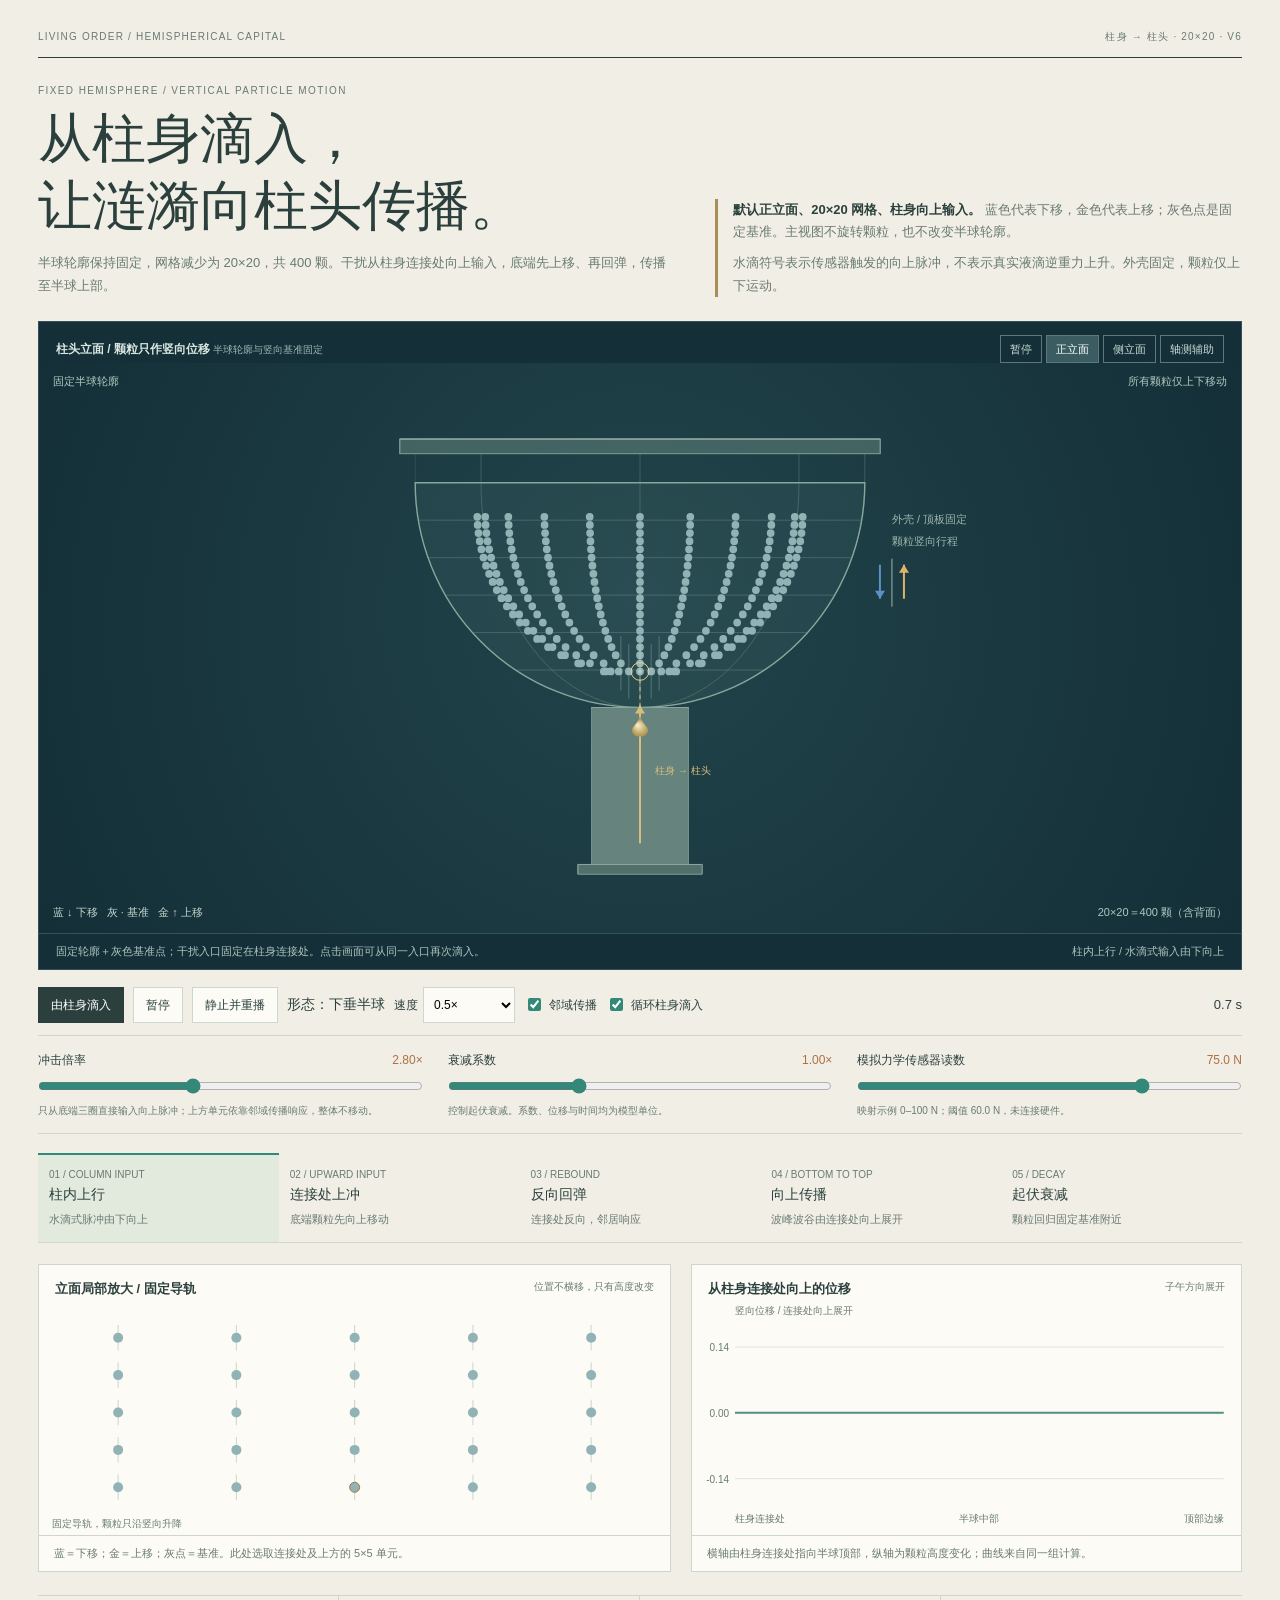
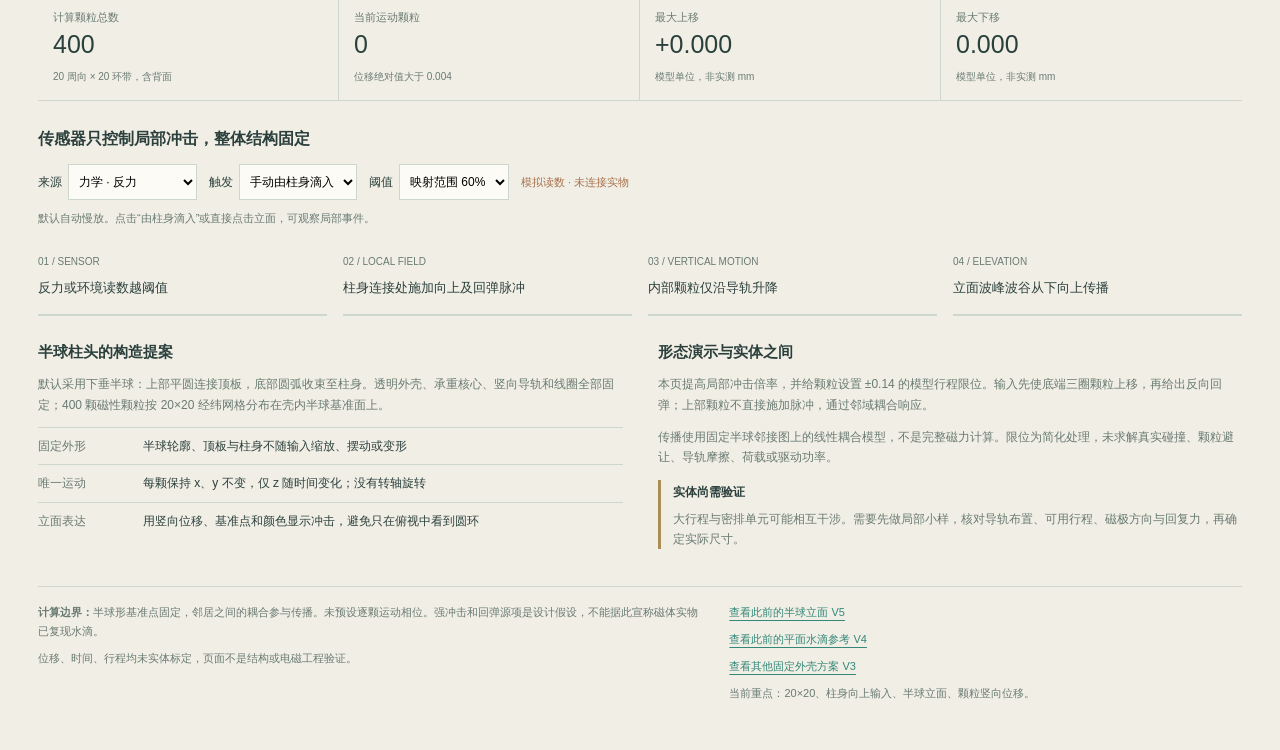
<file: v6-bottom-up.html>
<!doctype html><html lang="zh-CN"><head><meta charset="utf-8"><meta name="viewport" content="width=device-width,initial-scale=1"><title>半球柱头 · 柱身向上干扰 · 20×20 V6</title><meta name="description" content="固定半球柱头，20×20共400颗磁体颗粒。水滴式脉冲从柱身连接处向上输入，颗粒只沿竖向运动。"><style>
:root{--bg:#f1eee5;--ink:#2b403d;--muted:#697b72;--line:#ced7cd;--green:#338879;--blue:#5688b7;--gold:#d9ad61;--paper:#fcfbf6}*{box-sizing:border-box}body{margin:0;background:var(--bg);color:var(--ink);font:14px/1.7 "Segoe UI","Microsoft YaHei",sans-serif}main{max-width:1460px;margin:auto;padding:28px 38px 40px}button,input,select{font:inherit}button{cursor:pointer;color:inherit}button,input,select,a{touch-action:manipulation}button:focus-visible,input:focus-visible,select:focus-visible,a:focus-visible{outline:3px solid var(--green);outline-offset:3px}a{color:var(--green);text-underline-offset:4px}.top{display:flex;justify-content:space-between;gap:18px;border-bottom:1px solid var(--ink);padding-bottom:12px;font-size:10px;letter-spacing:.12em;color:var(--muted)}header{display:grid;grid-template-columns:1.2fr 1fr;align-items:end;gap:45px;padding:24px 0}.eyebrow{font-size:10px;letter-spacing:.14em;color:var(--muted)}h1{font:400 clamp(34px,4.2vw,56px)/1.25 Georgia,SimSun,serif;margin:7px 0 12px}header p{font-size:13px;color:var(--muted);margin:0}.intro{border-left:3px solid #aa8e55;padding-left:15px}.intro b{color:var(--ink)}.visual{background:#142f37;border:1px solid #36515a;min-width:0}.visual-top{padding:13px 17px 0;display:flex;justify-content:space-between;align-items:center;gap:12px;color:#d8e6df;font-size:12px}.visual-top small{font-size:10px;color:#9cb8b7}.view-buttons{display:flex;gap:4px;flex-wrap:wrap}.view-buttons button{border:1px solid #5c787c;color:#c8dbd4;background:transparent;padding:4px 9px;font-size:11px}.view-buttons button[aria-pressed=true]{background:#3b5d62;color:#fff}.main-canvas{height:570px}canvas{display:block;width:100%;height:100%}.visual-footer{border-top:1px solid #36515a;color:#adc4be;padding:8px 17px;font-size:11px;display:flex;justify-content:space-between;gap:15px;flex-wrap:wrap}.controls{display:flex;align-items:center;gap:9px;flex-wrap:wrap;margin:17px 0 12px}.btn{border:1px solid var(--line);background:var(--paper);padding:6px 12px;min-height:36px;font-size:12px}.btn.primary{background:var(--ink);border-color:var(--ink);color:white}.controls label{font-size:12px;display:flex;align-items:center;gap:5px}select{border:1px solid var(--line);background:var(--paper);padding:6px;font-size:12px;min-height:36px}input[type=checkbox],input[type=range]{accent-color:var(--green)}.clock{font-size:13px;font-variant-numeric:tabular-nums;margin-left:auto}.parameters{display:grid;grid-template-columns:repeat(3,1fr);gap:25px;padding:14px 0;border-top:1px solid var(--line);border-bottom:1px solid var(--line)}.range-label{font-size:12px;display:flex;justify-content:space-between;gap:12px}.range-label output{color:#ae7044;font-variant-numeric:tabular-nums}.parameters input[type=range]{display:block;width:100%;margin:8px 0}.parameters p{font-size:10px;color:var(--muted);margin:0}.phases{display:grid;grid-template-columns:repeat(5,1fr);border-bottom:1px solid var(--line);margin:19px 0 21px}.phase{background:transparent;border:0;border-top:2px solid transparent;text-align:left;padding:11px}.phase[aria-pressed=true]{border-top-color:var(--green);background:#e2e9dd}.phase small{display:block;font-size:10px;color:var(--muted)}.phase b{display:block;font-size:14px;font-weight:500}.phase span{font-size:11px;color:var(--muted)}.lower{display:grid;grid-template-columns:1.15fr 1fr;gap:20px}.panel{background:var(--paper);border:1px solid var(--line);min-width:0}.panel-head{padding:13px 16px 0;display:flex;justify-content:space-between;gap:15px;font-size:13px}.panel-head small{color:var(--muted);font-size:10px}.local-canvas,.profile-canvas{height:235px}.caption{padding:8px 15px;border-top:1px solid var(--line);font-size:11px;color:var(--muted)}.stats{display:grid;grid-template-columns:repeat(4,1fr);border-top:1px solid var(--line);border-bottom:1px solid var(--line);margin:23px 0}.stat{padding:12px 15px;border-right:1px solid var(--line)}.stat:last-child{border:0}.stat small{font-size:11px;color:var(--muted);display:block}.stat strong{font-size:25px;font-weight:450;display:block;line-height:1.5;font-variant-numeric:tabular-nums}.stat span{font-size:10px;color:var(--muted)}.section-head{font-size:16px;font-weight:600;margin:24px 0 12px}.sensor-controls{display:flex;align-items:center;gap:12px;flex-wrap:wrap}.sensor-controls label{font-size:12px;display:flex;gap:6px;align-items:center}.badge{font-size:11px;color:#a7734c}.status{min-height:20px;font-size:11px;color:var(--muted);margin:9px 0}.chain{display:grid;grid-template-columns:repeat(4,1fr);gap:16px;margin:20px 0 23px}.chain div{border-bottom:2px solid var(--line);padding-bottom:11px}.chain small{font-size:10px;color:var(--muted)}.chain p{font-size:13px;margin:4px 0}.explain{display:grid;grid-template-columns:1fr 1fr;gap:35px}.explain h3{font-size:15px;font-weight:600;margin:0 0 10px}.explain p{font-size:12px;color:var(--muted);margin:0 0 12px}.spec{display:grid;grid-template-columns:90px 1fr;gap:15px;border-top:1px solid var(--line);padding:8px 0;font-size:12px}.spec span:first-child{color:var(--muted)}.note{border-left:3px solid #aa8e55;padding-left:12px;margin-top:12px}.note b{font-size:12px}.note p{margin-top:5px}.foot{border-top:1px solid var(--line);padding-top:16px;margin-top:25px;display:grid;grid-template-columns:1.3fr 1fr;gap:25px;font-size:11px;color:var(--muted)}.foot p{margin:0 0 8px}button:disabled,input:disabled{opacity:.45;cursor:default}@media(max-width:850px){main{padding:22px}.main-canvas{height:510px}.parameters{gap:15px}.visual-top{align-items:start}}@media(max-width:650px){main{padding:17px 13px}header,.lower,.explain,.foot{grid-template-columns:1fr;gap:19px}.main-canvas{height:440px}.visual-top{padding:12px 12px 0;display:block}.visual-top small{display:none}.view-buttons{margin-top:9px}.visual-footer{padding:8px 12px}.parameters{grid-template-columns:1fr;gap:12px}.phases{grid-template-columns:repeat(3,1fr)}.chain{grid-template-columns:1fr 1fr}.stats{grid-template-columns:1fr 1fr}.stat{border-bottom:1px solid var(--line)}.clock{margin-left:0}.btn,select{min-height:44px}.view-buttons button{min-height:36px}.top{font-size:9px}}@media print{.controls,.parameters,.phases,.sensor-controls{display:none}.visual,.lower{break-inside:avoid}}
</style></head><body><main>
<div class="top"><span>LIVING ORDER / HEMISPHERICAL CAPITAL</span><span>柱身 → 柱头 · 20×20 · V6</span></div>
<header><div><div class="eyebrow">FIXED HEMISPHERE / VERTICAL PARTICLE MOTION</div><h1>从柱身滴入，<br>让涟漪向柱头传播。</h1><p>半球轮廓保持固定，网格减少为 20×20，共 400 颗。干扰从柱身连接处向上输入，底端先上移、再回弹，传播至半球上部。</p></div><div class="intro"><p><b>默认正立面、20×20 网格、柱身向上输入。</b> 蓝色代表下移，金色代表上移；灰色点是固定基准。主视图不旋转颗粒，也不改变半球轮廓。</p><p style="margin-top:9px">水滴符号表示传感器触发的向上脉冲，不表示真实液滴逆重力上升。外壳固定，颗粒仅上下运动。</p></div></header>
<section class="visual"><div class="visual-top"><div><b>柱头立面 / 颗粒只作竖向位移</b> <small>半球轮廓与竖向基准固定</small></div><div class="view-buttons"><button id="play-top">暂停</button><button data-view="front" aria-pressed="true">正立面</button><button data-view="side" aria-pressed="false">侧立面</button><button data-view="iso" aria-pressed="false">轴测辅助</button></div></div><div class="main-canvas"><canvas id="main-view" role="img" aria-label="固定半球形柱头的正立面，干扰从柱身向柱头输入，内部颗粒沿固定竖向导轨先上移、反向回弹并向上传播。"></canvas></div><div class="visual-footer"><span>固定轮廓＋灰色基准点；干扰入口固定在柱身连接处。点击画面可从同一入口再次滴入。</span><span id="phase-label">冲击前</span></div></section>
<div class="controls"><button class="btn primary" id="impact">由柱身滴入</button><button class="btn" id="play">暂停</button><button class="btn" id="reset">静止并重播</button><span>形态：下垂半球</span><input id="orientation" type="hidden" value="down"><label>速度 <select id="speed"><option value="0.25">慢放 0.25×</option><option value="0.5" selected>0.5×</option><option value="1">1×</option></select></label><label><input id="coupled" type="checkbox" checked>邻域传播</label><label><input id="loop" type="checkbox" checked>循环柱身滴入</label><span id="clock" class="clock">0.0 s</span></div>
<div class="parameters"><div><label class="range-label" for="strength"><span>冲击倍率</span><output id="strength-value">2.80×</output></label><input id="strength" type="range" min="100" max="550" step="10" value="280"><p>只从底端三圈直接输入向上脉冲；上方单元依靠邻域传播响应，整体不移动。</p></div><div><label class="range-label" for="damping"><span>衰减系数</span><output id="damping-value">1.00×</output></label><input id="damping" type="range" min="40" max="220" value="100"><p>控制起伏衰减。系数、位移与时间均为模型单位。</p></div><div><label class="range-label" for="reading"><span id="reading-label">模拟力学传感器读数</span><output id="reading-value">75.0 N</output></label><input id="reading" type="range" min="0" max="100" value="75"><p id="reading-range">0–100 N 为归一化示例范围，未连接硬件。</p></div></div>
<div class="phases"><button class="phase" data-time="0.45" aria-pressed="true"><small>01 / COLUMN INPUT</small><b>柱内上行</b><span>水滴式脉冲由下向上</span></button><button class="phase" data-time="1.04" aria-pressed="false"><small>02 / UPWARD INPUT</small><b>连接处上冲</b><span>底端颗粒先向上移动</span></button><button class="phase" data-time="1.28" aria-pressed="false"><small>03 / REBOUND</small><b>反向回弹</b><span>连接处反向，邻居响应</span></button><button class="phase" data-time="2.8" aria-pressed="false"><small>04 / BOTTOM TO TOP</small><b>向上传播</b><span>波峰波谷由连接处向上展开</span></button><button class="phase" data-time="4.8" aria-pressed="false"><small>05 / DECAY</small><b>起伏衰减</b><span>颗粒回归固定基准附近</span></button></div>
<div class="lower"><div class="panel"><div class="panel-head"><b>立面局部放大 / 固定导轨</b><small>位置不横移，只有高度改变</small></div><div class="local-canvas"><canvas id="local-view" role="img" aria-label="立面局部放大，灰点为静止基准，各颗粒只沿竖直导轨上下移动。"></canvas></div><div class="caption">蓝＝下移；金＝上移；灰点＝基准。此处选取连接处及上方的 5×5 单元。</div></div><div class="panel"><div class="panel-head"><b>从柱身连接处向上的位移</b><small>子午方向展开</small></div><div class="profile-canvas"><canvas id="profile-view" role="img" aria-label="从柱身连接处到半球顶部，各环带颗粒的竖向位移。"></canvas></div><div class="caption">横轴由柱身连接处指向半球顶部，纵轴为颗粒高度变化；曲线来自同一组计算。</div></div></div>
<div class="stats"><div class="stat"><small>计算颗粒总数</small><strong>400</strong><span>20 周向 × 20 环带，含背面</span></div><div class="stat"><small>当前运动颗粒</small><strong id="moving-count">0</strong><span>位移绝对值大于 0.004</span></div><div class="stat"><small>最大上移</small><strong id="up-value">0.000</strong><span>模型单位，非实测 mm</span></div><div class="stat"><small>最大下移</small><strong id="down-value">0.000</strong><span>模型单位，非实测 mm</span></div></div>
<h2 class="section-head">传感器只控制局部冲击，整体结构固定</h2><div class="sensor-controls"><label>来源 <select id="sensor"><option value="force">力学 · 反力</option><option value="light">光学 · 照度</option><option value="temperature">温湿度 · 温度</option><option value="humidity">温湿度 · 相对湿度</option></select></label><label>触发 <select id="trigger"><option value="manual">手动由柱身滴入</option><option value="threshold">读数越阈值</option></select></label><label>阈值 <select id="threshold"><option value="0.4">映射范围 40%</option><option value="0.6" selected>映射范围 60%</option><option value="0.8">映射范围 80%</option></select></label><span class="badge">模拟读数 · 未连接实物</span></div><p class="status" id="status" role="status" aria-live="polite">默认自动慢放。点击“由柱身滴入”或直接点击立面，可观察局部事件。</p>
<div class="chain"><div><small>01 / SENSOR</small><p>反力或环境读数越阈值</p></div><div><small>02 / LOCAL FIELD</small><p>柱身连接处施加向上及回弹脉冲</p></div><div><small>03 / VERTICAL MOTION</small><p>内部颗粒仅沿导轨升降</p></div><div><small>04 / ELEVATION</small><p>立面波峰波谷从下向上传播</p></div></div>
<div class="explain"><div><h3>半球柱头的构造提案</h3><p>默认采用下垂半球：上部平圆连接顶板，底部圆弧收束至柱身。透明外壳、承重核心、竖向导轨和线圈全部固定；400 颗磁性颗粒按 20×20 经纬网格分布在壳内半球基准面上。</p><div class="spec"><span>固定外形</span><span>半球轮廓、顶板与柱身不随输入缩放、摆动或变形</span></div><div class="spec"><span>唯一运动</span><span>每颗保持 x、y 不变，仅 z 随时间变化；没有转轴旋转</span></div><div class="spec"><span>立面表达</span><span>用竖向位移、基准点和颜色显示冲击，避免只在俯视中看到圆环</span></div></div><div><h3>形态演示与实体之间</h3><p>本页提高局部冲击倍率，并给颗粒设置 ±0.14 的模型行程限位。输入先使底端三圈颗粒上移，再给出反向回弹；上部颗粒不直接施加脉冲，通过邻域耦合响应。</p><p>传播使用固定半球邻接图上的线性耦合模型，不是完整磁力计算。限位为简化处理，未求解真实碰撞、颗粒避让、导轨摩擦、荷载或驱动功率。</p><div class="note"><b>实体尚需验证</b><p>大行程与密排单元可能相互干涉。需要先做局部小样，核对导轨布置、可用行程、磁极方向与回复力，再确定实际尺寸。</p></div></div></div>
<footer class="foot"><div><p><b>计算边界：</b>半球形基准点固定，邻居之间的耦合参与传播。未预设逐颗运动相位。强冲击和回弹源项是设计假设，不能据此宣称磁体实物已复现水滴。</p><p>位移、时间、行程均未实体标定，页面不是结构或电磁工程验证。</p></div><div><p><a href="archive/hemisphere-v5.html">查看此前的半球立面 V5</a></p><p><a href="archive/ripple-v4.html">查看此前的平面水滴参考 V4</a></p><p><a href="archive/magnet-v3.html">查看其他固定外壳方案 V3</a></p><p>当前重点：20×20、柱身向上输入、半球立面、颗粒竖向位移。</p></div></footer>
</main><script>
/* Illustrative scalar wave on a fixed hemispherical neighbour graph. Not a magnetic-force model. */
var HemiWave=(()=>{
 const TAU=2*Math.PI,R=.84,Z0=-.155,LIMIT=.14;
 function create(){const nx=20,ny=20,n=nx*ny,x=new Float64Array(n),y=new Float64Array(n),z=new Float64Array(n),phi=new Float64Array(n),edges=[];
  for(let r=0;r<ny;r++)for(let c=0;c<nx;c++){const i=r*nx+c,u=(r+.5)/ny,a=TAU*c/nx,rr=R*Math.sqrt(1-u*u);phi[i]=a;x[i]=rr*Math.cos(a);y[i]=rr*Math.sin(a);z[i]=Z0-R*u}
  const edge=(i,j)=>{const d=Math.hypot(x[i]-x[j],y[i]-y[j],z[i]-z[j]),weight=Math.min(12,(.065/d)**2);edges.push({i,j,weight})};
  for(let r=0;r<ny;r++)for(let c=0;c<nx;c++){const i=r*nx+c;edge(i,r*nx+(c+1)%nx);if(r<ny-1)edge(i,(r+1)*nx+c)}
  const entrySource=(ny-1)*nx+Math.floor(nx*.75);
  return{nx,ny,n,x,y,z,phi,edges,q:new Float64Array(n),v:new Float64Array(n),a:new Float64Array(n),time:0,events:[],nextID:1,source:entrySource,entrySource};
 }
 function drop(w,strength=2.8){w.source=w.entrySource;const e={id:w.nextID++,source:w.entrySource,strength,born:w.time,hit:false,rebound:false};w.events.push(e);if(w.events.length>10)w.events.shift();return e}
 function kick(w,e,amplitude,width){const pole=Z0-R;for(let i=(w.ny-3)*w.nx;i<w.n;i++){const d2=w.x[i]**2+w.y[i]**2+(w.z[i]-pole)**2,ex=d2/(2*width*width);if(ex<10)w.v[i]+=amplitude*Math.exp(-ex)}}
 function step(w,dt,p){for(const e of w.events){const age=w.time-e.born;if(!e.hit&&age>=.95){kick(w,e,4.2*e.strength,.22);e.hit=true}if(e.hit&&!e.rebound&&age>=1.13){kick(w,e,-3.3*e.strength,.24);e.rebound=true}}
  for(let i=0;i<w.n;i++)w.a[i]=-7*w.q[i]-.7*p.damping*w.v[i];
  if(p.coupled)for(const e of w.edges){const f=34*e.weight*(w.q[e.j]-w.q[e.i]);w.a[e.i]+=f;w.a[e.j]-=f}
  for(let i=0;i<w.n;i++){w.v[i]+=w.a[i]*dt;w.q[i]+=w.v[i]*dt;if(w.q[i]>LIMIT){w.q[i]=LIMIT;w.v[i]=Math.min(0,w.v[i])*.15}else if(w.q[i]<-LIMIT){w.q[i]=-LIMIT;w.v[i]=Math.max(0,w.v[i])*.15}}
  w.time+=dt;
 }
 function stats(w){let up=0,down=0,moving=0,remote=0,energy=0;const s=w.source;for(let i=0;i<w.n;i++){up=Math.max(up,w.q[i]);down=Math.min(down,w.q[i]);if(Math.abs(w.q[i])>.004)moving++;const d=Math.hypot(w.x[i]-w.x[s],w.y[i]-w.y[s],w.z[i]-w.z[s]);if(d>.65)remote+=w.q[i]**2;energy+=w.v[i]**2+7*w.q[i]**2}return{up,down,moving,remote,energy}}
 return{create,drop,step,stats,R,Z0,LIMIT};
})();
if(typeof module!=='undefined'&&module.exports)module.exports=HemiWave;

(()=>{'use strict';
 const $=id=>document.getElementById(id),PI=Math.PI,C={ink:'#2b403d',muted:'#697b72',gold:'#dfb36b',blue:'#5a91c8'},sensors={force:{name:'力学',lo:0,hi:100,unit:'N',digits:1},light:{name:'照度',lo:0,hi:1000,unit:'lx',digits:0},temperature:{name:'温度',lo:15,hi:35,unit:'°C',digits:1},humidity:{name:'相对湿度',lo:30,hi:80,unit:'%RH',digits:1}};
 const p={strength:2.8,damping:1,coupled:true,speed:.5,source:'force',reading:.75,trigger:'manual',threshold:.6},state={view:'front',orientation:'down',playing:true,seeking:false,token:0,armed:true,lastTrigger:-Infinity};
 let world=HemiWave.create(),clockID=null,lastStamp=0,acc=0,projected=[],phaseLast=-1;
 const palette=['#376da1','#4d8ac0','#7ab4d8','#a0c8d9','#91b3b6','#c1c9a2','#dfc48d','#edc177','#f8dba6'];
 function canvas(id){const c=$(id),r=c.getBoundingClientRect(),w=Math.max(1,r.width),h=Math.max(1,r.height),d=Math.min(2,window.devicePixelRatio||1);if(c.width!==Math.round(w*d)||c.height!==Math.round(h*d)){c.width=Math.round(w*d);c.height=Math.round(h*d)}const ctx=c.getContext('2d');ctx.setTransform(d,0,0,d,0,0);ctx.clearRect(0,0,w,h);return{ctx,w,h}}
 function text(ctx,t,x,y,color='#abc2be',size=11,align='left'){ctx.font=`${size}px "Segoe UI","Microsoft YaHei",sans-serif`;ctx.textAlign=align;ctx.fillStyle=color;ctx.fillText(t,x,y)}
 function line(ctx,a,b,color,width=1,dash=[]){ctx.beginPath();ctx.setLineDash(dash);ctx.moveTo(...a);ctx.lineTo(...b);ctx.strokeStyle=color;ctx.lineWidth=width;ctx.stroke();ctx.setLineDash([])}
 function circle(ctx,x,y,r,fill,stroke){ctx.beginPath();ctx.arc(x,y,Math.max(.1,r),0,2*PI);if(fill){ctx.fillStyle=fill;ctx.fill()}if(stroke){ctx.strokeStyle=stroke;ctx.lineWidth=1;ctx.stroke()}}
 function polygon(ctx,ps,fill,stroke){ctx.beginPath();ps.forEach((q,i)=>i?ctx.lineTo(...q):ctx.moveTo(...q));ctx.closePath();if(fill){ctx.fillStyle=fill;ctx.fill()}if(stroke){ctx.strokeStyle=stroke;ctx.lineWidth=1;ctx.stroke()}}
 function arrow(ctx,x,y1,y2,color){line(ctx,[x,y1],[x,y2],color,2);const dir=y2>y1?1:-1;polygon(ctx,[[x,y2],[x-5,y2-dir*8],[x+5,y2-dir*8]],color)}
 function color(q){return palette[Math.max(0,Math.min(8,Math.round(4+q/HemiWave.LIMIT*4)))]}
 function sensorText(){const s=sensors[p.source],raw=s.lo+(s.hi-s.lo)*p.reading;$('reading-label').textContent='模拟'+s.name+'传感器读数';$('reading-value').textContent=raw.toFixed(s.digits)+' '+s.unit;$('reading-range').textContent=`映射示例 ${s.lo}–${s.hi} ${s.unit}；阈值 ${(s.lo+(s.hi-s.lo)*p.threshold).toFixed(s.digits)} ${s.unit}，未连接硬件。`;$('strength').disabled=p.trigger==='threshold';$('strength-value').textContent=eventStrength().toFixed(2)+'×'}
 function eventStrength(){return p.trigger==='threshold'?1.5+3.5*p.reading:p.strength}
 function addImpact(source=world.source,reason='柱身连接处滴入'){HemiWave.drop(world,eventStrength(),source);state.playing=true;lastStamp=0;$('status').textContent=reason+'：局部输入 '+eventStrength().toFixed(2)+'×；脉冲从柱身向柱头输入；半球固定，颗粒只沿竖向移动。';render()}
 function reset(playing=true,withEvent=true){state.token++;state.seeking=false;state.playing=playing;state.armed=!withEvent||p.trigger==='manual';state.lastTrigger=-Infinity;world=HemiWave.create();lastStamp=0;acc=0;phaseLast=-1;busy(false);if(withEvent)HemiWave.drop(world,eventStrength());render()}
 function sensorCheck(){sensorText();if(p.trigger!=='threshold')return;if(p.reading<p.threshold-.05)state.armed=true;if(p.reading>=p.threshold&&state.armed&&world.time-state.lastTrigger>1){state.armed=false;state.lastTrigger=world.time;$('loop').checked=false;addImpact(world.source,'模拟传感器越阈值')}}
 function phase(){const e=world.events[world.events.length-1];if(!e)return -1;const a=world.time-e.born;return a<.95?0:a<1.13?1:a<1.65?2:a<4.4?3:4}
 function drawMain(){const {ctx,w,h}=canvas('main-view'),up=state.orientation==='up',sign=up?-1:1,iso=state.view==='iso',side=state.view==='side',scale=iso?Math.min(w*.27,h*.29):Math.min(w*.31,h*.34),cx=w*.5,oy=h*(iso?(up?.61:.32):(up?.60:.21)),P=(x,y,z)=>iso?[cx+scale*(.82*x-.55*y),oy+scale*(.25*x+.30*y-.90*z)]:[cx+scale*(side?y:x),oy-scale*z];
  const bg=ctx.createRadialGradient(cx,h*.4,0,cx,h*.5,w*.7);bg.addColorStop(0,'#22444b');bg.addColorStop(1,'#102932');ctx.fillStyle=bg;ctx.fillRect(0,0,w,h);
  const topZ=up?1.30:.15,shaftTop=up?-.05:-1.16,shaftBottom=up?-.95:-1.97;
  const box=(z,half,height,fill)=>{const a=[[-half,-half],[half,-half],[half,half],[-half,half]];for(let i=0;i<4;i++)polygon(ctx,[P(...a[i],z),P(...a[(i+1)%4],z),P(...a[(i+1)%4],z+height),P(...a[i],z+height)],fill,'#73918e');polygon(ctx,a.map(q=>P(...q,z+height)),fill,'#8ca39b')};
  box(shaftBottom,.25,shaftTop-shaftBottom,'#66837d');box(shaftBottom-.05,.32,.05,'#526f6b');
  if(!iso){ctx.beginPath();ctx.moveTo(cx-1.16*scale,oy);ctx.arc(cx,oy,1.16*scale,up?PI:0,up?2*PI:PI);ctx.closePath();ctx.fillStyle='rgba(91,136,131,.12)';ctx.fill();ctx.strokeStyle='#86a79b';ctx.lineWidth=1.4;ctx.stroke()}
  // Fixed shell ribs and ring baselines; no dependence on input or displacement.
  ctx.beginPath();for(let j=0;j<9;j++){const phi=j/8*2*PI;for(let k=0;k<=32;k++){const a=k/32*PI/2,rr=1.16*Math.cos(a),z=-sign*1.16*Math.sin(a),q=P(rr*Math.cos(phi),rr*Math.sin(phi),z);k===0?ctx.moveTo(...q):ctx.lineTo(...q)}ctx.moveTo(...P(1.16*Math.cos(phi),1.16*Math.sin(phi),0));ctx.lineTo(...P(1.16*Math.cos(phi),1.16*Math.sin(phi),topZ))}for(let band=1;band<6;band++){const u=band/6,rr=1.16*Math.sqrt(1-u*u),z=-sign*1.16*u;for(let j=0;j<=96;j++){const a=j/96*2*PI,q=P(rr*Math.cos(a),rr*Math.sin(a),z);j===0?ctx.moveTo(...q):ctx.lineTo(...q)}}ctx.strokeStyle='rgba(132,170,159,.27)';ctx.lineWidth=.65;ctx.stroke();
  projected=[];for(let i=0;i<world.n;i++){const visible=iso?(world.y[i]<.22):(side?world.x[i]>-.012:world.y[i]<.012);if(!visible)continue;const rest=P(world.x[i],world.y[i],sign*world.z[i]),pos=P(world.x[i],world.y[i],sign*world.z[i]+world.q[i]);projected.push({i,rest,pos})}
  // Static dots and the lines from them make the strictly vertical degree of freedom legible.
  ctx.beginPath();for(const o of projected){ctx.moveTo(o.rest[0]+.7,o.rest[1]);ctx.arc(o.rest[0],o.rest[1],.7,0,2*PI)}ctx.fillStyle='#566f70';ctx.fill();
  for(const positive of [false,true]){ctx.beginPath();for(const o of projected){if((world.q[o.i]>=0)!==positive)continue;ctx.moveTo(...o.rest);ctx.lineTo(...o.pos)}ctx.strokeStyle=positive?'rgba(228,185,110,.45)':'rgba(88,155,207,.47)';ctx.lineWidth=.75;ctx.stroke()}
  const radius=Math.max(1.6,Math.min(4.8,scale*.020));for(let k=0;k<9;k++){ctx.beginPath();for(const o of projected){if(Math.max(0,Math.min(8,Math.round(4+world.q[o.i]/HemiWave.LIMIT*4)))!==k)continue;ctx.moveTo(o.pos[0]+radius,o.pos[1]);ctx.arc(o.pos[0],o.pos[1],radius,0,2*PI)}ctx.fillStyle=palette[k];ctx.fill()}
  box(topZ,1.24,.075,'rgba(112,147,137,.26)');
  const src=world.source,base=P(world.x[src],world.y[src],sign*world.z[src]),active=P(world.x[src],world.y[src],sign*world.z[src]+world.q[src]),row=Math.floor(src/world.nx),col=src%world.nx;
  for(let dr=-1;dr<=1;dr++)for(let dc=-1;dc<=1;dc++){const r=row+dr;if(r<0||r>=world.ny)continue;const i=r*world.nx+(col+dc+world.nx)%world.nx,a=P(world.x[i],world.y[i],sign*world.z[i]-HemiWave.LIMIT),b=P(world.x[i],world.y[i],sign*world.z[i]+HemiWave.LIMIT);line(ctx,a,b,'rgba(195,212,192,.43)',.75)}
  circle(ctx,active[0],active[1],radius+5,null,'#f0cf8e');circle(ctx,base[0],base[1],2,'#c2c9bd');
  const k=phase(),entry=P(0,0,HemiWave.Z0-HemiWave.R),shaftStart=P(0,0,-1.86),shaftEnd=P(0,0,-1.15),event=world.events[world.events.length-1];
  line(ctx,shaftStart,entry,'#c5b17a',1.2,[4,4]);arrow(ctx,shaftStart[0],shaftStart[1],shaftEnd[1],'#d9be7b');
  if(k===0&&event){const progress=Math.max(0,Math.min(1,(world.time-event.born)/.95)),z=-1.86+progress*((HemiWave.Z0-HemiWave.R)+1.86),q=P(0,0,z),rr=Math.max(4,Math.min(8,scale*.045)),gr=ctx.createRadialGradient(q[0]-rr*.3,q[1]-rr*.3,1,q[0],q[1],rr);gr.addColorStop(0,'#f4e8bc');gr.addColorStop(1,'#b59856');ctx.beginPath();ctx.moveTo(q[0],q[1]-rr*1.5);ctx.bezierCurveTo(q[0]-rr*.3,q[1]-rr*.4,q[0]-rr,q[1]-rr*.1,q[0]-rr,q[1]+rr*.3);ctx.bezierCurveTo(q[0]-rr,q[1]+rr*1.4,q[0]+rr,q[1]+rr*1.4,q[0]+rr,q[1]+rr*.3);ctx.bezierCurveTo(q[0]+rr,q[1]-rr*.1,q[0]+rr*.3,q[1]-rr*.4,q[0],q[1]-rr*1.5);ctx.fillStyle=gr;ctx.fill()}
  if(k===1)arrow(ctx,entry[0]+17,entry[1]+27,entry[1]-27,C.gold);if(k===2)arrow(ctx,entry[0]+17,entry[1]-27,entry[1]+27,C.blue);
  text(ctx,'柱身 → 柱头',shaftStart[0]+15,(shaftStart[1]+shaftEnd[1])/2,'#d9be7b',10);
  text(ctx,'固定半球轮廓',14,22,'#b0c9c0',11);text(ctx,iso?'轴测仅作辅助':'所有颗粒仅上下移动',w-14,22,'#b0c9c0',11,'right');text(ctx,w<500?'蓝↓ 金↑ · 灰点为基准':'蓝 ↓ 下移   灰 · 基准   金 ↑ 上移',14,h-17,'#c5d5ca',11);text(ctx,w<500?'400 颗':'20×20＝400 颗（含背面）',w-14,h-17,'#b0c9c0',11,'right');
  if(w>760){const x=cx+scale*1.30;text(ctx,'外壳 / 顶板固定',x,oy+40,'#9db7ac',11);text(ctx,'颗粒竖向行程',x,oy+62,'#9db7ac',11);line(ctx,[x,oy+76],[x,oy+124],'#9db7ac',1);arrow(ctx,x+12,oy+116,oy+82,C.gold);arrow(ctx,x-12,oy+82,oy+116,C.blue)}
 }
 function drawLocal(){const {ctx,w,h}=canvas('local-view'),src=world.source,sr=Math.min(world.ny-3,Math.floor(src/world.nx)),sc=src%world.nx,dx=(w-40)/5,dy=(h-48)/5;
  for(let dr=-2;dr<=2;dr++)for(let dc=-2;dc<=2;dc++){const r=sr+dr;if(r<0||r>=world.ny)continue;const i=r*world.nx+(sc+dc+world.nx)%world.nx,x=20+(dc+2.5)*dx,y=19+(dr+2.5)*dy,z=world.q[i]/HemiWave.LIMIT*dy*.29;line(ctx,[x,y-dy*.34],[x,y+dy*.34],'#cbd6cb',1);line(ctx,[x-4,y],[x+4,y],'#adbba9',1);circle(ctx,x,y,1.7,'#929f91');line(ctx,[x,y],[x,y-z],world.q[i]>=0?C.gold:C.blue,1.6);circle(ctx,x,y-z,Math.min(5,dx*.12),color(world.q[i]),i===src?'#a07a38':null)}
  text(ctx,'固定导轨，颗粒只沿竖向升降',13,h-8,C.muted,10);}
 function drawProfile(){const {ctx,w,h}=canvas('profile-view'),src=world.source,col=src%world.nx,left=43,right=w-17,mid=h*.48,scale=h*.28/HemiWave.LIMIT;
  for(const v of [-HemiWave.LIMIT,0,HemiWave.LIMIT]){const y=mid-v*scale;line(ctx,[left,y],[right,y],v===0?'#b9c7b6':'#e0e6dc',1,v===0?[4,4]:[]);text(ctx,v.toFixed(2),left-6,y+4,C.muted,10,'right')}
  ctx.beginPath();for(let k=0;k<world.ny;k++){const row=world.ny-1-k,i=row*world.nx+col,q=[left+k/(world.ny-1)*(right-left),mid-world.q[i]*scale];k?ctx.lineTo(...q):ctx.moveTo(...q)}ctx.strokeStyle='#529183';ctx.lineWidth=2;ctx.stroke();text(ctx,'柱身连接处',left,h-13,C.muted,10);text(ctx,'半球中部',(left+right)/2,h-13,C.muted,10,'center');text(ctx,'顶部边缘',right,h-13,C.muted,10,'right');text(ctx,'竖向位移 / 连接处向上展开',left,14,C.muted,10);}
 function render(){drawMain();drawLocal();drawProfile();const k=phase(),labels=['柱内上行 / 水滴式输入由下向上','连接处上冲 / 底端颗粒上移','反向回弹 / 连接处下移','向上传播 / 上方环带逐步响应','起伏衰减 / 返回基准附近'];$('phase-label').textContent=k<0?'静止':labels[k];if(k!==phaseLast){document.querySelectorAll('[data-time]').forEach((b,i)=>b.setAttribute('aria-pressed',String(k===i)));phaseLast=k}for(const id of ['play','play-top'])$(id).textContent=state.playing?'暂停':'播放';$('clock').textContent=world.time.toFixed(1)+' s';const s=HemiWave.stats(world);$('moving-count').textContent=s.moving.toLocaleString();$('up-value').textContent='+'+s.up.toFixed(3);$('down-value').textContent=s.down.toFixed(3);}
 function busy(on){state.seeking=on;for(const id of ['impact','play','play-top','reset'])$(id).disabled=on;document.querySelectorAll('[data-time]').forEach(b=>b.disabled=on)}
 async function seek(t){reset(false);busy(true);const token=state.token;$('status').textContent='从静止基准重新计算…';while(world.time<t-1e-8){for(let k=0;k<70&&world.time<t-1e-8;k++)HemiWave.step(world,Math.min(1/180,t-world.time),p);await new Promise(resolve=>setTimeout(resolve,0));if(token!==state.token)return}busy(false);$('status').textContent='已暂停在 '+t.toFixed(2)+' s，点击播放继续。';render()}
 function toggle(){state.playing=!state.playing;lastStamp=0;acc=0;$('status').textContent=state.playing?'运行中：固定半球立面内，颗粒持续上下运动。':'已暂停；点击播放继续。';render()}
 $('impact').addEventListener('click',()=>addImpact());$('play').addEventListener('click',toggle);$('play-top').addEventListener('click',toggle);$('reset').addEventListener('click',()=>reset(true));$('speed').addEventListener('change',e=>p.speed=+e.target.value);$('orientation').addEventListener('change',e=>{state.orientation=e.target.value;render()});$('strength').addEventListener('input',e=>{p.strength=+e.target.value/100;sensorText()});$('damping').addEventListener('input',e=>{p.damping=+e.target.value/100;$('damping-value').textContent=p.damping.toFixed(2)+'×'});$('coupled').addEventListener('change',e=>{p.coupled=e.target.checked;reset(true)});
 $('sensor').addEventListener('change',e=>{p.source=e.target.value;state.armed=true;sensorCheck()});$('reading').addEventListener('input',e=>{p.reading=+e.target.value/100;sensorCheck()});$('trigger').addEventListener('change',e=>{p.trigger=e.target.value;if(p.trigger==='threshold')reset(false,false);state.armed=true;state.lastTrigger=-Infinity;sensorCheck()});$('threshold').addEventListener('change',e=>{p.threshold=+e.target.value;sensorCheck()});
 document.querySelectorAll('[data-view]').forEach(b=>b.addEventListener('click',()=>{state.view=b.dataset.view;document.querySelectorAll('[data-view]').forEach(v=>v.setAttribute('aria-pressed',String(v===b)));render()}));document.querySelectorAll('[data-time]').forEach(b=>b.addEventListener('click',()=>seek(+b.dataset.time)));
 $('main-view').addEventListener('click',()=>{if(!state.seeking)addImpact(world.entrySource,'柱身连接处滴入')});window.addEventListener('resize',render);
 function stopClock(){if(clockID!==null){clearInterval(clockID);clockID=null}}function fail(error){state.playing=false;busy(false);$('play').textContent='播放';$('play-top').textContent='播放';$('status').textContent='动画中断：'+(error?.message||String(error));console.error(error)}
 function tick(stamp){if(lastStamp&&state.playing&&!state.seeking){acc+=Math.min(.12,(stamp-lastStamp)/1000)*p.speed;while(acc>=1/180){HemiWave.step(world,1/180,p);acc-=1/180}if(p.trigger==='threshold')sensorCheck();if(world.time>8&&$('loop').checked&&p.trigger==='manual'&&world.events.length===1)reset(true)}lastStamp=stamp;if(state.playing)render()}
 function startClock(){stopClock();clockID=setInterval(()=>{try{tick(typeof performance!=='undefined'?performance.now():Date.now())}catch(error){fail(error)}},33)}window.addEventListener('pagehide',stopClock);window.addEventListener('pageshow',()=>{lastStamp=0;startClock()});window.addEventListener('error',e=>fail(e.error||e.message));
 try{sensorText();HemiWave.drop(world,p.strength);render();startClock()}catch(error){fail(error)}
 window.__hemiDemo={state,parameters:p,getWorld:()=>world,getProjected:()=>projected,render,reset,addImpact,seek,step:dt=>HemiWave.step(world,dt,p),stopClock,startClock,fixedGeometry:()=>({radius:1.16,orientation:state.orientation,shaftWidth:.50,stroke:HemiWave.LIMIT})};
})();

</script></body></html>
</file>
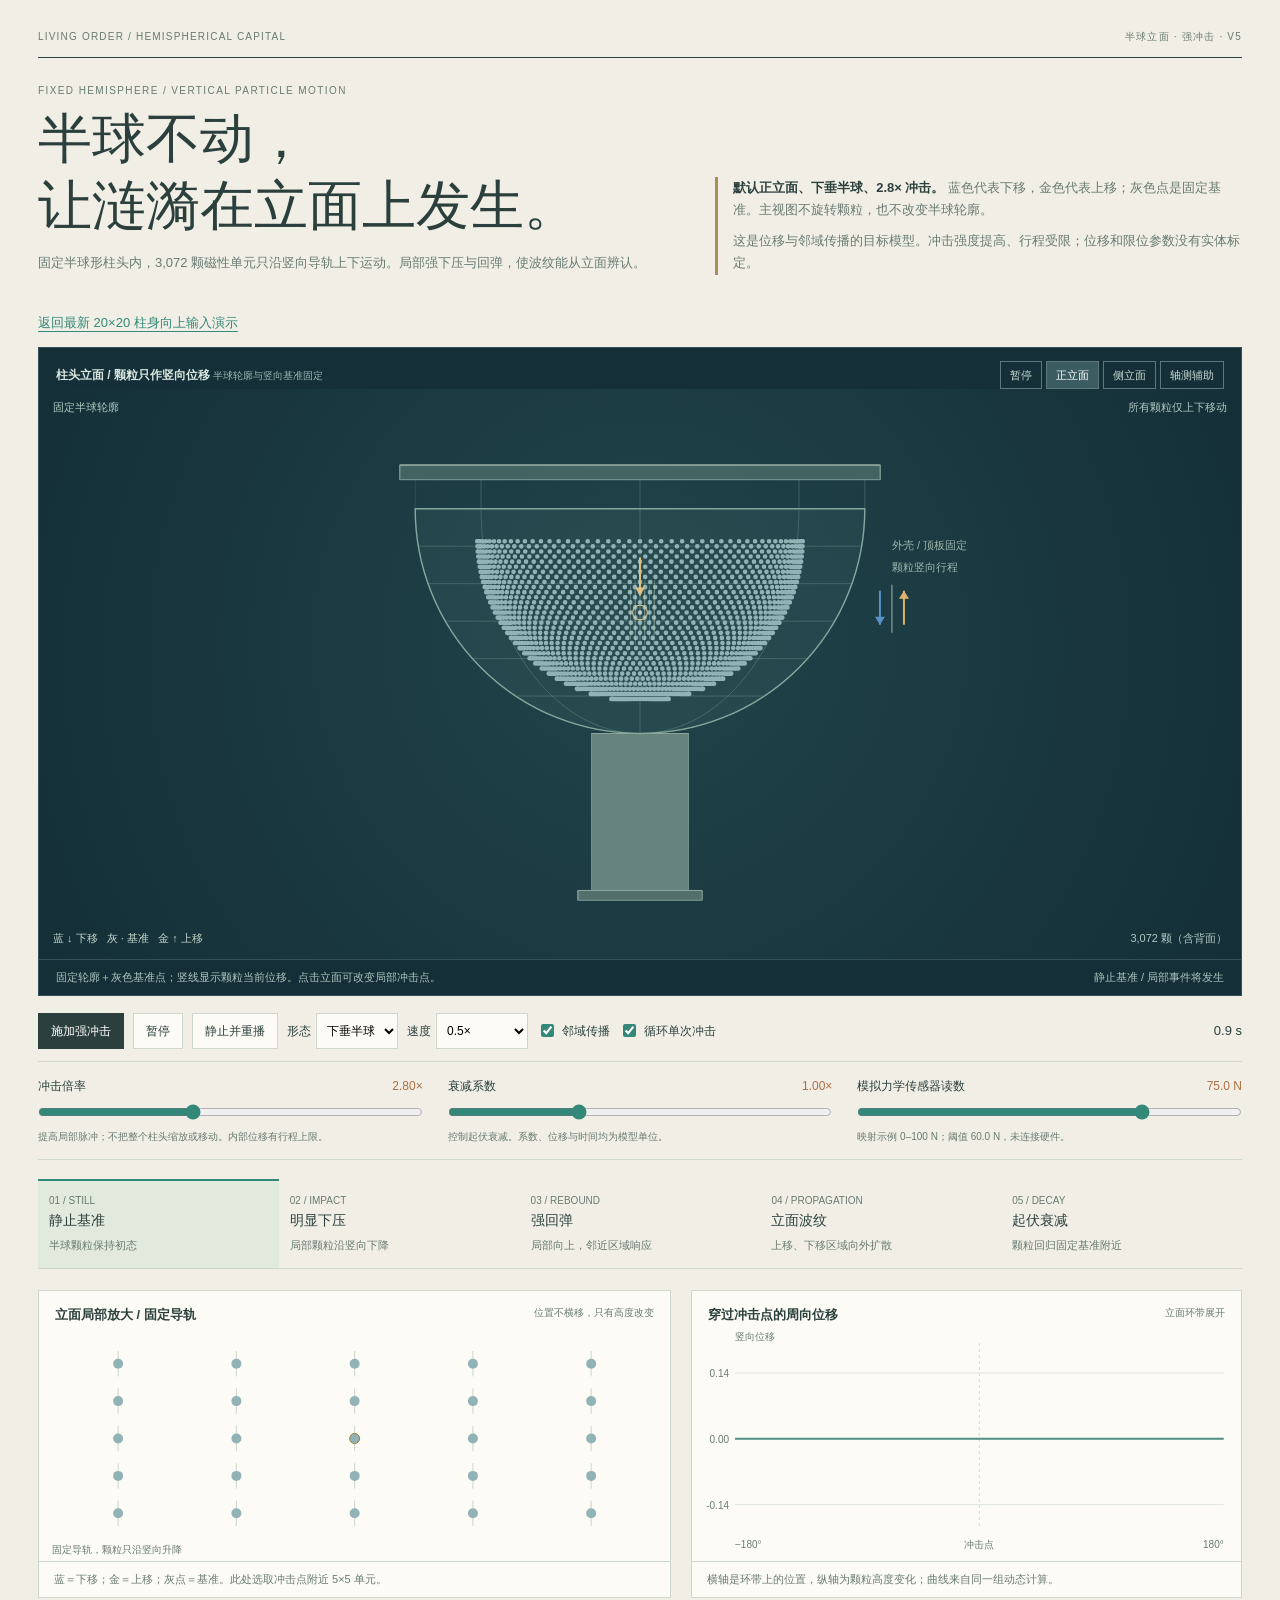
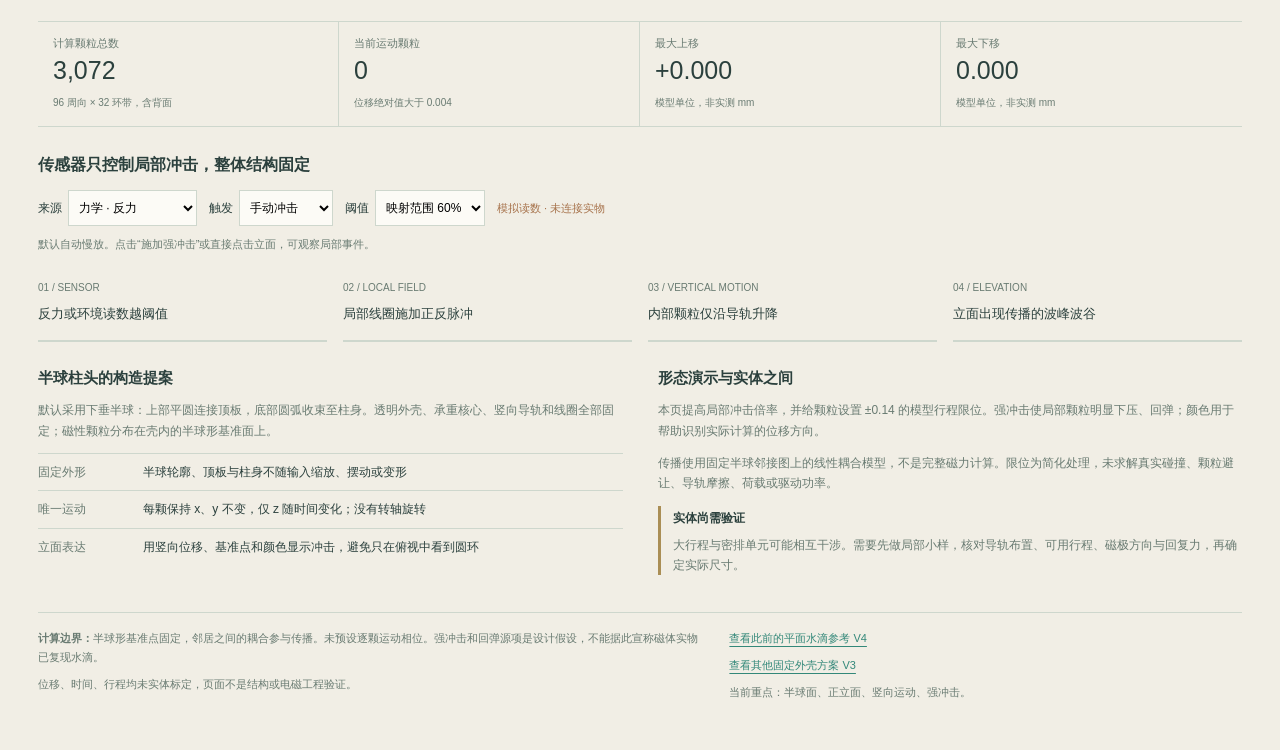
<file: archive/hemisphere-v5.html>
<!doctype html><html lang="zh-CN"><head><meta charset="utf-8"><meta name="viewport" content="width=device-width,initial-scale=1"><title>半球涟漪柱头 · 立面与竖向颗粒 V5</title><meta name="description" content="固定半球柱头，强冲击激发内部3072颗磁性单元仅沿竖向运动，在立面上呈现下压、回弹和波纹传播。"><style>
:root{--bg:#f1eee5;--ink:#2b403d;--muted:#697b72;--line:#ced7cd;--green:#338879;--blue:#5688b7;--gold:#d9ad61;--paper:#fcfbf6}*{box-sizing:border-box}body{margin:0;background:var(--bg);color:var(--ink);font:14px/1.7 "Segoe UI","Microsoft YaHei",sans-serif}main{max-width:1460px;margin:auto;padding:28px 38px 40px}button,input,select{font:inherit}button{cursor:pointer;color:inherit}button,input,select,a{touch-action:manipulation}button:focus-visible,input:focus-visible,select:focus-visible,a:focus-visible{outline:3px solid var(--green);outline-offset:3px}a{color:var(--green);text-underline-offset:4px}.top{display:flex;justify-content:space-between;gap:18px;border-bottom:1px solid var(--ink);padding-bottom:12px;font-size:10px;letter-spacing:.12em;color:var(--muted)}header{display:grid;grid-template-columns:1.2fr 1fr;align-items:end;gap:45px;padding:24px 0}.eyebrow{font-size:10px;letter-spacing:.14em;color:var(--muted)}h1{font:400 clamp(34px,4.2vw,56px)/1.25 Georgia,SimSun,serif;margin:7px 0 12px}header p{font-size:13px;color:var(--muted);margin:0}.intro{border-left:3px solid #aa8e55;padding-left:15px}.intro b{color:var(--ink)}.visual{background:#142f37;border:1px solid #36515a;min-width:0}.visual-top{padding:13px 17px 0;display:flex;justify-content:space-between;align-items:center;gap:12px;color:#d8e6df;font-size:12px}.visual-top small{font-size:10px;color:#9cb8b7}.view-buttons{display:flex;gap:4px;flex-wrap:wrap}.view-buttons button{border:1px solid #5c787c;color:#c8dbd4;background:transparent;padding:4px 9px;font-size:11px}.view-buttons button[aria-pressed=true]{background:#3b5d62;color:#fff}.main-canvas{height:570px}canvas{display:block;width:100%;height:100%}.visual-footer{border-top:1px solid #36515a;color:#adc4be;padding:8px 17px;font-size:11px;display:flex;justify-content:space-between;gap:15px;flex-wrap:wrap}.controls{display:flex;align-items:center;gap:9px;flex-wrap:wrap;margin:17px 0 12px}.btn{border:1px solid var(--line);background:var(--paper);padding:6px 12px;min-height:36px;font-size:12px}.btn.primary{background:var(--ink);border-color:var(--ink);color:white}.controls label{font-size:12px;display:flex;align-items:center;gap:5px}select{border:1px solid var(--line);background:var(--paper);padding:6px;font-size:12px;min-height:36px}input[type=checkbox],input[type=range]{accent-color:var(--green)}.clock{font-size:13px;font-variant-numeric:tabular-nums;margin-left:auto}.parameters{display:grid;grid-template-columns:repeat(3,1fr);gap:25px;padding:14px 0;border-top:1px solid var(--line);border-bottom:1px solid var(--line)}.range-label{font-size:12px;display:flex;justify-content:space-between;gap:12px}.range-label output{color:#ae7044;font-variant-numeric:tabular-nums}.parameters input[type=range]{display:block;width:100%;margin:8px 0}.parameters p{font-size:10px;color:var(--muted);margin:0}.phases{display:grid;grid-template-columns:repeat(5,1fr);border-bottom:1px solid var(--line);margin:19px 0 21px}.phase{background:transparent;border:0;border-top:2px solid transparent;text-align:left;padding:11px}.phase[aria-pressed=true]{border-top-color:var(--green);background:#e2e9dd}.phase small{display:block;font-size:10px;color:var(--muted)}.phase b{display:block;font-size:14px;font-weight:500}.phase span{font-size:11px;color:var(--muted)}.lower{display:grid;grid-template-columns:1.15fr 1fr;gap:20px}.panel{background:var(--paper);border:1px solid var(--line);min-width:0}.panel-head{padding:13px 16px 0;display:flex;justify-content:space-between;gap:15px;font-size:13px}.panel-head small{color:var(--muted);font-size:10px}.local-canvas,.profile-canvas{height:235px}.caption{padding:8px 15px;border-top:1px solid var(--line);font-size:11px;color:var(--muted)}.stats{display:grid;grid-template-columns:repeat(4,1fr);border-top:1px solid var(--line);border-bottom:1px solid var(--line);margin:23px 0}.stat{padding:12px 15px;border-right:1px solid var(--line)}.stat:last-child{border:0}.stat small{font-size:11px;color:var(--muted);display:block}.stat strong{font-size:25px;font-weight:450;display:block;line-height:1.5;font-variant-numeric:tabular-nums}.stat span{font-size:10px;color:var(--muted)}.section-head{font-size:16px;font-weight:600;margin:24px 0 12px}.sensor-controls{display:flex;align-items:center;gap:12px;flex-wrap:wrap}.sensor-controls label{font-size:12px;display:flex;gap:6px;align-items:center}.badge{font-size:11px;color:#a7734c}.status{min-height:20px;font-size:11px;color:var(--muted);margin:9px 0}.chain{display:grid;grid-template-columns:repeat(4,1fr);gap:16px;margin:20px 0 23px}.chain div{border-bottom:2px solid var(--line);padding-bottom:11px}.chain small{font-size:10px;color:var(--muted)}.chain p{font-size:13px;margin:4px 0}.explain{display:grid;grid-template-columns:1fr 1fr;gap:35px}.explain h3{font-size:15px;font-weight:600;margin:0 0 10px}.explain p{font-size:12px;color:var(--muted);margin:0 0 12px}.spec{display:grid;grid-template-columns:90px 1fr;gap:15px;border-top:1px solid var(--line);padding:8px 0;font-size:12px}.spec span:first-child{color:var(--muted)}.note{border-left:3px solid #aa8e55;padding-left:12px;margin-top:12px}.note b{font-size:12px}.note p{margin-top:5px}.foot{border-top:1px solid var(--line);padding-top:16px;margin-top:25px;display:grid;grid-template-columns:1.3fr 1fr;gap:25px;font-size:11px;color:var(--muted)}.foot p{margin:0 0 8px}button:disabled,input:disabled{opacity:.45;cursor:default}@media(max-width:850px){main{padding:22px}.main-canvas{height:510px}.parameters{gap:15px}.visual-top{align-items:start}}@media(max-width:650px){main{padding:17px 13px}header,.lower,.explain,.foot{grid-template-columns:1fr;gap:19px}.main-canvas{height:440px}.visual-top{padding:12px 12px 0;display:block}.visual-top small{display:none}.view-buttons{margin-top:9px}.visual-footer{padding:8px 12px}.parameters{grid-template-columns:1fr;gap:12px}.phases{grid-template-columns:repeat(3,1fr)}.chain{grid-template-columns:1fr 1fr}.stats{grid-template-columns:1fr 1fr}.stat{border-bottom:1px solid var(--line)}.clock{margin-left:0}.btn,select{min-height:44px}.view-buttons button{min-height:36px}.top{font-size:9px}}@media print{.controls,.parameters,.phases,.sensor-controls{display:none}.visual,.lower{break-inside:avoid}}
</style></head><body><main>
<div class="top"><span>LIVING ORDER / HEMISPHERICAL CAPITAL</span><span>半球立面 · 强冲击 · V5</span></div>
<header><div><div class="eyebrow">FIXED HEMISPHERE / VERTICAL PARTICLE MOTION</div><h1>半球不动，<br>让涟漪在立面上发生。</h1><p>固定半球形柱头内，3,072 颗磁性单元只沿竖向导轨上下运动。局部强下压与回弹，使波纹能从立面辨认。</p></div><div class="intro"><p><b>默认正立面、下垂半球、2.8× 冲击。</b> 蓝色代表下移，金色代表上移；灰色点是固定基准。主视图不旋转颗粒，也不改变半球轮廓。</p><p style="margin-top:9px">这是位移与邻域传播的目标模型。冲击强度提高、行程受限；位移和限位参数没有实体标定。</p></div></header><p style="font-size:13px"><a href="../index.html">返回最新 20×20 柱身向上输入演示</a></p>
<section class="visual"><div class="visual-top"><div><b>柱头立面 / 颗粒只作竖向位移</b> <small>半球轮廓与竖向基准固定</small></div><div class="view-buttons"><button id="play-top">暂停</button><button data-view="front" aria-pressed="true">正立面</button><button data-view="side" aria-pressed="false">侧立面</button><button data-view="iso" aria-pressed="false">轴测辅助</button></div></div><div class="main-canvas"><canvas id="main-view" role="img" aria-label="固定半球形柱头的正立面，内部颗粒受冲击后沿固定竖向导轨下压、回弹并形成传播波。"></canvas></div><div class="visual-footer"><span>固定轮廓＋灰色基准点；竖线显示颗粒当前位移。点击立面可改变局部冲击点。</span><span id="phase-label">冲击前</span></div></section>
<div class="controls"><button class="btn primary" id="impact">施加强冲击</button><button class="btn" id="play">暂停</button><button class="btn" id="reset">静止并重播</button><label>形态 <select id="orientation"><option value="down">下垂半球</option><option value="up">上凸半球</option></select></label><label>速度 <select id="speed"><option value="0.25">慢放 0.25×</option><option value="0.5" selected>0.5×</option><option value="1">1×</option></select></label><label><input id="coupled" type="checkbox" checked>邻域传播</label><label><input id="loop" type="checkbox" checked>循环单次冲击</label><span id="clock" class="clock">0.0 s</span></div>
<div class="parameters"><div><label class="range-label" for="strength"><span>冲击倍率</span><output id="strength-value">2.80×</output></label><input id="strength" type="range" min="100" max="550" step="10" value="280"><p>提高局部脉冲；不把整个柱头缩放或移动。内部位移有行程上限。</p></div><div><label class="range-label" for="damping"><span>衰减系数</span><output id="damping-value">1.00×</output></label><input id="damping" type="range" min="40" max="220" value="100"><p>控制起伏衰减。系数、位移与时间均为模型单位。</p></div><div><label class="range-label" for="reading"><span id="reading-label">模拟力学传感器读数</span><output id="reading-value">75.0 N</output></label><input id="reading" type="range" min="0" max="100" value="75"><p id="reading-range">0–100 N 为归一化示例范围，未连接硬件。</p></div></div>
<div class="phases"><button class="phase" data-time="0.45" aria-pressed="true"><small>01 / STILL</small><b>静止基准</b><span>半球颗粒保持初态</span></button><button class="phase" data-time="1.04" aria-pressed="false"><small>02 / IMPACT</small><b>明显下压</b><span>局部颗粒沿竖向下降</span></button><button class="phase" data-time="1.28" aria-pressed="false"><small>03 / REBOUND</small><b>强回弹</b><span>局部向上，邻近区域响应</span></button><button class="phase" data-time="1.9" aria-pressed="false"><small>04 / PROPAGATION</small><b>立面波纹</b><span>上移、下移区域向外扩散</span></button><button class="phase" data-time="4.8" aria-pressed="false"><small>05 / DECAY</small><b>起伏衰减</b><span>颗粒回归固定基准附近</span></button></div>
<div class="lower"><div class="panel"><div class="panel-head"><b>立面局部放大 / 固定导轨</b><small>位置不横移，只有高度改变</small></div><div class="local-canvas"><canvas id="local-view" role="img" aria-label="立面局部放大，灰点为静止基准，各颗粒只沿竖直导轨上下移动。"></canvas></div><div class="caption">蓝＝下移；金＝上移；灰点＝基准。此处选取冲击点附近 5×5 单元。</div></div><div class="panel"><div class="panel-head"><b>穿过冲击点的周向位移</b><small>立面环带展开</small></div><div class="profile-canvas"><canvas id="profile-view" role="img" aria-label="冲击点所在环带各颗粒的竖向位移，展示下凹、回弹及传播。"></canvas></div><div class="caption">横轴是环带上的位置，纵轴为颗粒高度变化；曲线来自同一组动态计算。</div></div></div>
<div class="stats"><div class="stat"><small>计算颗粒总数</small><strong>3,072</strong><span>96 周向 × 32 环带，含背面</span></div><div class="stat"><small>当前运动颗粒</small><strong id="moving-count">0</strong><span>位移绝对值大于 0.004</span></div><div class="stat"><small>最大上移</small><strong id="up-value">0.000</strong><span>模型单位，非实测 mm</span></div><div class="stat"><small>最大下移</small><strong id="down-value">0.000</strong><span>模型单位，非实测 mm</span></div></div>
<h2 class="section-head">传感器只控制局部冲击，整体结构固定</h2><div class="sensor-controls"><label>来源 <select id="sensor"><option value="force">力学 · 反力</option><option value="light">光学 · 照度</option><option value="temperature">温湿度 · 温度</option><option value="humidity">温湿度 · 相对湿度</option></select></label><label>触发 <select id="trigger"><option value="manual">手动冲击</option><option value="threshold">读数越阈值</option></select></label><label>阈值 <select id="threshold"><option value="0.4">映射范围 40%</option><option value="0.6" selected>映射范围 60%</option><option value="0.8">映射范围 80%</option></select></label><span class="badge">模拟读数 · 未连接实物</span></div><p class="status" id="status" role="status" aria-live="polite">默认自动慢放。点击“施加强冲击”或直接点击立面，可观察局部事件。</p>
<div class="chain"><div><small>01 / SENSOR</small><p>反力或环境读数越阈值</p></div><div><small>02 / LOCAL FIELD</small><p>局部线圈施加正反脉冲</p></div><div><small>03 / VERTICAL MOTION</small><p>内部颗粒仅沿导轨升降</p></div><div><small>04 / ELEVATION</small><p>立面出现传播的波峰波谷</p></div></div>
<div class="explain"><div><h3>半球柱头的构造提案</h3><p>默认采用下垂半球：上部平圆连接顶板，底部圆弧收束至柱身。透明外壳、承重核心、竖向导轨和线圈全部固定；磁性颗粒分布在壳内的半球形基准面上。</p><div class="spec"><span>固定外形</span><span>半球轮廓、顶板与柱身不随输入缩放、摆动或变形</span></div><div class="spec"><span>唯一运动</span><span>每颗保持 x、y 不变，仅 z 随时间变化；没有转轴旋转</span></div><div class="spec"><span>立面表达</span><span>用竖向位移、基准点和颜色显示冲击，避免只在俯视中看到圆环</span></div></div><div><h3>形态演示与实体之间</h3><p>本页提高局部冲击倍率，并给颗粒设置 ±0.14 的模型行程限位。强冲击使局部颗粒明显下压、回弹；颜色用于帮助识别实际计算的位移方向。</p><p>传播使用固定半球邻接图上的线性耦合模型，不是完整磁力计算。限位为简化处理，未求解真实碰撞、颗粒避让、导轨摩擦、荷载或驱动功率。</p><div class="note"><b>实体尚需验证</b><p>大行程与密排单元可能相互干涉。需要先做局部小样，核对导轨布置、可用行程、磁极方向与回复力，再确定实际尺寸。</p></div></div></div>
<footer class="foot"><div><p><b>计算边界：</b>半球形基准点固定，邻居之间的耦合参与传播。未预设逐颗运动相位。强冲击和回弹源项是设计假设，不能据此宣称磁体实物已复现水滴。</p><p>位移、时间、行程均未实体标定，页面不是结构或电磁工程验证。</p></div><div><p><a href="ripple-v4.html">查看此前的平面水滴参考 V4</a></p><p><a href="magnet-v3.html">查看其他固定外壳方案 V3</a></p><p>当前重点：半球面、正立面、竖向运动、强冲击。</p></div></footer>
</main><script>
/* Illustrative scalar wave on a fixed hemispherical neighbour graph. Not a magnetic-force model. */
var HemiWave=(()=>{
 const TAU=2*Math.PI,R=.84,Z0=-.155,LIMIT=.14;
 function create(){const nx=96,ny=32,n=nx*ny,x=new Float64Array(n),y=new Float64Array(n),z=new Float64Array(n),phi=new Float64Array(n),edges=[];
  for(let r=0;r<ny;r++)for(let c=0;c<nx;c++){const i=r*nx+c,u=(r+.5)/ny,a=TAU*(c+.5*(r%2))/nx,rr=R*Math.sqrt(1-u*u);phi[i]=a;x[i]=rr*Math.cos(a);y[i]=rr*Math.sin(a);z[i]=Z0-R*u}
  const edge=(i,j)=>{const d=Math.hypot(x[i]-x[j],y[i]-y[j],z[i]-z[j]),weight=Math.min(12,(.065/d)**2);edges.push({i,j,weight})};
  for(let r=0;r<ny;r++)for(let c=0;c<nx;c++){const i=r*nx+c;edge(i,r*nx+(c+1)%nx);if(r<ny-1)edge(i,(r+1)*nx+c)}
  return{nx,ny,n,x,y,z,phi,edges,q:new Float64Array(n),v:new Float64Array(n),a:new Float64Array(n),time:0,events:[],nextID:1,source:Math.floor(ny*.46)*nx+Math.floor(nx*.75)};
 }
 function drop(w,strength=2.8,source=w.source){w.source=source;const e={id:w.nextID++,source,strength,born:w.time,hit:false,rebound:false};w.events.push(e);if(w.events.length>10)w.events.shift();return e}
 function kick(w,e,amplitude,width){const s=e.source;for(let i=0;i<w.n;i++){const d2=(w.x[i]-w.x[s])**2+(w.y[i]-w.y[s])**2+(w.z[i]-w.z[s])**2,ex=d2/(2*width*width);if(ex<10)w.v[i]+=amplitude*Math.exp(-ex)}}
 function step(w,dt,p){for(const e of w.events){const age=w.time-e.born;if(!e.hit&&age>=.95){kick(w,e,-4.2*e.strength,.115);e.hit=true}if(e.hit&&!e.rebound&&age>=1.13){kick(w,e,3.3*e.strength,.13);e.rebound=true}}
  for(let i=0;i<w.n;i++)w.a[i]=-7*w.q[i]-.9*p.damping*w.v[i];
  if(p.coupled)for(const e of w.edges){const f=34*e.weight*(w.q[e.j]-w.q[e.i]);w.a[e.i]+=f;w.a[e.j]-=f}
  for(let i=0;i<w.n;i++){w.v[i]+=w.a[i]*dt;w.q[i]+=w.v[i]*dt;if(w.q[i]>LIMIT){w.q[i]=LIMIT;w.v[i]=Math.min(0,w.v[i])*.15}else if(w.q[i]<-LIMIT){w.q[i]=-LIMIT;w.v[i]=Math.max(0,w.v[i])*.15}}
  w.time+=dt;
 }
 function stats(w){let up=0,down=0,moving=0,remote=0,energy=0;const s=w.source;for(let i=0;i<w.n;i++){up=Math.max(up,w.q[i]);down=Math.min(down,w.q[i]);if(Math.abs(w.q[i])>.004)moving++;const d=Math.hypot(w.x[i]-w.x[s],w.y[i]-w.y[s],w.z[i]-w.z[s]);if(d>.65)remote+=w.q[i]**2;energy+=w.v[i]**2+7*w.q[i]**2}return{up,down,moving,remote,energy}}
 return{create,drop,step,stats,R,Z0,LIMIT};
})();
if(typeof module!=='undefined'&&module.exports)module.exports=HemiWave;

(()=>{'use strict';
 const $=id=>document.getElementById(id),PI=Math.PI,C={ink:'#2b403d',muted:'#697b72',gold:'#dfb36b',blue:'#5a91c8'},sensors={force:{name:'力学',lo:0,hi:100,unit:'N',digits:1},light:{name:'照度',lo:0,hi:1000,unit:'lx',digits:0},temperature:{name:'温度',lo:15,hi:35,unit:'°C',digits:1},humidity:{name:'相对湿度',lo:30,hi:80,unit:'%RH',digits:1}};
 const p={strength:2.8,damping:1,coupled:true,speed:.5,source:'force',reading:.75,trigger:'manual',threshold:.6},state={view:'front',orientation:'down',playing:true,seeking:false,token:0,armed:true,lastTrigger:-Infinity};
 let world=HemiWave.create(),clockID=null,lastStamp=0,acc=0,projected=[],phaseLast=-1;
 const palette=['#376da1','#4d8ac0','#7ab4d8','#a0c8d9','#91b3b6','#c1c9a2','#dfc48d','#edc177','#f8dba6'];
 function canvas(id){const c=$(id),r=c.getBoundingClientRect(),w=Math.max(1,r.width),h=Math.max(1,r.height),d=Math.min(2,window.devicePixelRatio||1);if(c.width!==Math.round(w*d)||c.height!==Math.round(h*d)){c.width=Math.round(w*d);c.height=Math.round(h*d)}const ctx=c.getContext('2d');ctx.setTransform(d,0,0,d,0,0);ctx.clearRect(0,0,w,h);return{ctx,w,h}}
 function text(ctx,t,x,y,color='#abc2be',size=11,align='left'){ctx.font=`${size}px "Segoe UI","Microsoft YaHei",sans-serif`;ctx.textAlign=align;ctx.fillStyle=color;ctx.fillText(t,x,y)}
 function line(ctx,a,b,color,width=1,dash=[]){ctx.beginPath();ctx.setLineDash(dash);ctx.moveTo(...a);ctx.lineTo(...b);ctx.strokeStyle=color;ctx.lineWidth=width;ctx.stroke();ctx.setLineDash([])}
 function circle(ctx,x,y,r,fill,stroke){ctx.beginPath();ctx.arc(x,y,Math.max(.1,r),0,2*PI);if(fill){ctx.fillStyle=fill;ctx.fill()}if(stroke){ctx.strokeStyle=stroke;ctx.lineWidth=1;ctx.stroke()}}
 function polygon(ctx,ps,fill,stroke){ctx.beginPath();ps.forEach((q,i)=>i?ctx.lineTo(...q):ctx.moveTo(...q));ctx.closePath();if(fill){ctx.fillStyle=fill;ctx.fill()}if(stroke){ctx.strokeStyle=stroke;ctx.lineWidth=1;ctx.stroke()}}
 function arrow(ctx,x,y1,y2,color){line(ctx,[x,y1],[x,y2],color,2);const dir=y2>y1?1:-1;polygon(ctx,[[x,y2],[x-5,y2-dir*8],[x+5,y2-dir*8]],color)}
 function color(q){return palette[Math.max(0,Math.min(8,Math.round(4+q/HemiWave.LIMIT*4)))]}
 function sensorText(){const s=sensors[p.source],raw=s.lo+(s.hi-s.lo)*p.reading;$('reading-label').textContent='模拟'+s.name+'传感器读数';$('reading-value').textContent=raw.toFixed(s.digits)+' '+s.unit;$('reading-range').textContent=`映射示例 ${s.lo}–${s.hi} ${s.unit}；阈值 ${(s.lo+(s.hi-s.lo)*p.threshold).toFixed(s.digits)} ${s.unit}，未连接硬件。`;$('strength').disabled=p.trigger==='threshold';$('strength-value').textContent=eventStrength().toFixed(2)+'×'}
 function eventStrength(){return p.trigger==='threshold'?1.5+3.5*p.reading:p.strength}
 function addImpact(source=world.source,reason='手动冲击'){HemiWave.drop(world,eventStrength(),source);state.playing=true;lastStamp=0;$('status').textContent=reason+'：局部输入 '+eventStrength().toFixed(2)+'×；半球壳体固定，颗粒只沿竖向移动。';render()}
 function reset(playing=true,withEvent=true){state.token++;state.seeking=false;state.playing=playing;state.armed=!withEvent||p.trigger==='manual';state.lastTrigger=-Infinity;world=HemiWave.create();lastStamp=0;acc=0;phaseLast=-1;busy(false);if(withEvent)HemiWave.drop(world,eventStrength());render()}
 function sensorCheck(){sensorText();if(p.trigger!=='threshold')return;if(p.reading<p.threshold-.05)state.armed=true;if(p.reading>=p.threshold&&state.armed&&world.time-state.lastTrigger>1){state.armed=false;state.lastTrigger=world.time;$('loop').checked=false;addImpact(world.source,'模拟传感器越阈值')}}
 function phase(){const e=world.events[world.events.length-1];if(!e)return -1;const a=world.time-e.born;return a<.95?0:a<1.13?1:a<1.65?2:a<3.1?3:4}
 function drawMain(){const {ctx,w,h}=canvas('main-view'),up=state.orientation==='up',sign=up?-1:1,iso=state.view==='iso',side=state.view==='side',scale=iso?Math.min(w*.27,h*.29):Math.min(w*.31,h*.34),cx=w*.5,oy=h*(iso?(up?.61:.32):(up?.60:.21)),P=(x,y,z)=>iso?[cx+scale*(.82*x-.55*y),oy+scale*(.25*x+.30*y-.90*z)]:[cx+scale*(side?y:x),oy-scale*z];
  const bg=ctx.createRadialGradient(cx,h*.4,0,cx,h*.5,w*.7);bg.addColorStop(0,'#22444b');bg.addColorStop(1,'#102932');ctx.fillStyle=bg;ctx.fillRect(0,0,w,h);
  const topZ=up?1.30:.15,shaftTop=up?-.05:-1.16,shaftBottom=up?-.95:-1.97;
  const box=(z,half,height,fill)=>{const a=[[-half,-half],[half,-half],[half,half],[-half,half]];for(let i=0;i<4;i++)polygon(ctx,[P(...a[i],z),P(...a[(i+1)%4],z),P(...a[(i+1)%4],z+height),P(...a[i],z+height)],fill,'#73918e');polygon(ctx,a.map(q=>P(...q,z+height)),fill,'#8ca39b')};
  box(shaftBottom,.25,shaftTop-shaftBottom,'#66837d');box(shaftBottom-.05,.32,.05,'#526f6b');
  if(!iso){ctx.beginPath();ctx.moveTo(cx-1.16*scale,oy);ctx.arc(cx,oy,1.16*scale,up?PI:0,up?2*PI:PI);ctx.closePath();ctx.fillStyle='rgba(91,136,131,.12)';ctx.fill();ctx.strokeStyle='#86a79b';ctx.lineWidth=1.4;ctx.stroke()}
  // Fixed shell ribs and ring baselines; no dependence on input or displacement.
  ctx.beginPath();for(let j=0;j<9;j++){const phi=j/8*2*PI;for(let k=0;k<=32;k++){const a=k/32*PI/2,rr=1.16*Math.cos(a),z=-sign*1.16*Math.sin(a),q=P(rr*Math.cos(phi),rr*Math.sin(phi),z);k===0?ctx.moveTo(...q):ctx.lineTo(...q)}ctx.moveTo(...P(1.16*Math.cos(phi),1.16*Math.sin(phi),0));ctx.lineTo(...P(1.16*Math.cos(phi),1.16*Math.sin(phi),topZ))}for(let band=1;band<6;band++){const u=band/6,rr=1.16*Math.sqrt(1-u*u),z=-sign*1.16*u;for(let j=0;j<=96;j++){const a=j/96*2*PI,q=P(rr*Math.cos(a),rr*Math.sin(a),z);j===0?ctx.moveTo(...q):ctx.lineTo(...q)}}ctx.strokeStyle='rgba(132,170,159,.27)';ctx.lineWidth=.65;ctx.stroke();
  projected=[];for(let i=0;i<world.n;i++){const visible=iso?(world.y[i]<.22):(side?world.x[i]>-.012:world.y[i]<.012);if(!visible)continue;const rest=P(world.x[i],world.y[i],sign*world.z[i]),pos=P(world.x[i],world.y[i],sign*world.z[i]+world.q[i]);projected.push({i,rest,pos})}
  // Static dots and the lines from them make the strictly vertical degree of freedom legible.
  ctx.beginPath();for(const o of projected){ctx.moveTo(o.rest[0]+.7,o.rest[1]);ctx.arc(o.rest[0],o.rest[1],.7,0,2*PI)}ctx.fillStyle='#566f70';ctx.fill();
  for(const positive of [false,true]){ctx.beginPath();for(const o of projected){if((world.q[o.i]>=0)!==positive)continue;ctx.moveTo(...o.rest);ctx.lineTo(...o.pos)}ctx.strokeStyle=positive?'rgba(228,185,110,.45)':'rgba(88,155,207,.47)';ctx.lineWidth=.75;ctx.stroke()}
  const radius=Math.max(1.05,Math.min(3.0,scale*.012));for(let k=0;k<9;k++){ctx.beginPath();for(const o of projected){if(Math.max(0,Math.min(8,Math.round(4+world.q[o.i]/HemiWave.LIMIT*4)))!==k)continue;ctx.moveTo(o.pos[0]+radius,o.pos[1]);ctx.arc(o.pos[0],o.pos[1],radius,0,2*PI)}ctx.fillStyle=palette[k];ctx.fill()}
  box(topZ,1.24,.075,'rgba(112,147,137,.26)');
  const src=world.source,base=P(world.x[src],world.y[src],sign*world.z[src]),active=P(world.x[src],world.y[src],sign*world.z[src]+world.q[src]),row=Math.floor(src/world.nx),col=src%world.nx;
  for(let dr=-1;dr<=1;dr++)for(let dc=-1;dc<=1;dc++){const r=row+dr;if(r<0||r>=world.ny)continue;const i=r*world.nx+(col+dc+world.nx)%world.nx,a=P(world.x[i],world.y[i],sign*world.z[i]-HemiWave.LIMIT),b=P(world.x[i],world.y[i],sign*world.z[i]+HemiWave.LIMIT);line(ctx,a,b,'rgba(195,212,192,.43)',.75)}
  circle(ctx,active[0],active[1],radius+5,null,'#f0cf8e');circle(ctx,base[0],base[1],2,'#c2c9bd');
  const k=phase();if(k===0)arrow(ctx,base[0],base[1]-55,base[1]-17,'#ddc083');if(k===1)arrow(ctx,base[0]+14,base[1]-22,base[1]+24,C.blue);if(k===2)arrow(ctx,base[0]+14,base[1]+24,base[1]-24,C.gold);
  text(ctx,'固定半球轮廓',14,22,'#b0c9c0',11);text(ctx,iso?'轴测仅作辅助':'所有颗粒仅上下移动',w-14,22,'#b0c9c0',11,'right');text(ctx,w<500?'蓝↓ 金↑ · 灰点为基准':'蓝 ↓ 下移   灰 · 基准   金 ↑ 上移',14,h-17,'#c5d5ca',11);text(ctx,w<500?'3,072 颗':'3,072 颗（含背面）',w-14,h-17,'#b0c9c0',11,'right');
  if(w>760){const x=cx+scale*1.30;text(ctx,'外壳 / 顶板固定',x,oy+40,'#9db7ac',11);text(ctx,'颗粒竖向行程',x,oy+62,'#9db7ac',11);line(ctx,[x,oy+76],[x,oy+124],'#9db7ac',1);arrow(ctx,x+12,oy+116,oy+82,C.gold);arrow(ctx,x-12,oy+82,oy+116,C.blue)}
 }
 function drawLocal(){const {ctx,w,h}=canvas('local-view'),src=world.source,sr=Math.floor(src/world.nx),sc=src%world.nx,dx=(w-40)/5,dy=(h-48)/5;
  for(let dr=-2;dr<=2;dr++)for(let dc=-2;dc<=2;dc++){const r=sr+dr;if(r<0||r>=world.ny)continue;const i=r*world.nx+(sc+dc+world.nx)%world.nx,x=20+(dc+2.5)*dx,y=19+(dr+2.5)*dy,z=world.q[i]/HemiWave.LIMIT*dy*.29;line(ctx,[x,y-dy*.34],[x,y+dy*.34],'#cbd6cb',1);line(ctx,[x-4,y],[x+4,y],'#adbba9',1);circle(ctx,x,y,1.7,'#929f91');line(ctx,[x,y],[x,y-z],world.q[i]>=0?C.gold:C.blue,1.6);circle(ctx,x,y-z,Math.min(5,dx*.12),color(world.q[i]),i===src?'#a07a38':null)}
  text(ctx,'固定导轨，颗粒只沿竖向升降',13,h-8,C.muted,10);}
 function drawProfile(){const {ctx,w,h}=canvas('profile-view'),src=world.source,row=Math.floor(src/world.nx),col=src%world.nx,left=43,right=w-17,mid=h*.48,scale=h*.28/HemiWave.LIMIT;
  for(const v of [-HemiWave.LIMIT,0,HemiWave.LIMIT]){const y=mid-v*scale;line(ctx,[left,y],[right,y],v===0?'#b9c7b6':'#e0e6dc',1,v===0?[4,4]:[]);text(ctx,v.toFixed(2),left-6,y+4,C.muted,10,'right')}
  line(ctx,[(left+right)/2,17],[(left+right)/2,h-32],'#d5ddcf',1,[3,3]);ctx.beginPath();for(let k=0;k<=world.nx;k++){const c=(col-Math.floor(world.nx/2)+k+world.nx)%world.nx,i=row*world.nx+c,q=[left+k/world.nx*(right-left),mid-world.q[i]*scale];k?ctx.lineTo(...q):ctx.moveTo(...q)}ctx.strokeStyle='#529183';ctx.lineWidth=2;ctx.stroke();text(ctx,'−180°',left,h-13,C.muted,10);text(ctx,'冲击点', (left+right)/2,h-13,C.muted,10,'center');text(ctx,'180°',right,h-13,C.muted,10,'right');text(ctx,'竖向位移',left,14,C.muted,10);}
 function render(){drawMain();drawLocal();drawProfile();const k=phase(),labels=['静止基准 / 局部事件将发生','强下压 / 局部颗粒下降','强回弹 / 局部颗粒上升','立面波纹 / 邻域传播','起伏衰减 / 返回基准附近'];$('phase-label').textContent=k<0?'静止':labels[k];if(k!==phaseLast){document.querySelectorAll('[data-time]').forEach((b,i)=>b.setAttribute('aria-pressed',String(k===i)));phaseLast=k}for(const id of ['play','play-top'])$(id).textContent=state.playing?'暂停':'播放';$('clock').textContent=world.time.toFixed(1)+' s';const s=HemiWave.stats(world);$('moving-count').textContent=s.moving.toLocaleString();$('up-value').textContent='+'+s.up.toFixed(3);$('down-value').textContent=s.down.toFixed(3);}
 function busy(on){state.seeking=on;for(const id of ['impact','play','play-top','reset'])$(id).disabled=on;document.querySelectorAll('[data-time]').forEach(b=>b.disabled=on)}
 async function seek(t){reset(false);busy(true);const token=state.token;$('status').textContent='从静止基准重新计算…';while(world.time<t-1e-8){for(let k=0;k<70&&world.time<t-1e-8;k++)HemiWave.step(world,Math.min(1/180,t-world.time),p);await new Promise(resolve=>setTimeout(resolve,0));if(token!==state.token)return}busy(false);$('status').textContent='已暂停在 '+t.toFixed(2)+' s，点击播放继续。';render()}
 function toggle(){state.playing=!state.playing;lastStamp=0;acc=0;$('status').textContent=state.playing?'运行中：固定半球立面内，颗粒持续上下运动。':'已暂停；点击播放继续。';render()}
 $('impact').addEventListener('click',()=>addImpact());$('play').addEventListener('click',toggle);$('play-top').addEventListener('click',toggle);$('reset').addEventListener('click',()=>reset(true));$('speed').addEventListener('change',e=>p.speed=+e.target.value);$('orientation').addEventListener('change',e=>{state.orientation=e.target.value;render()});$('strength').addEventListener('input',e=>{p.strength=+e.target.value/100;sensorText()});$('damping').addEventListener('input',e=>{p.damping=+e.target.value/100;$('damping-value').textContent=p.damping.toFixed(2)+'×'});$('coupled').addEventListener('change',e=>{p.coupled=e.target.checked;reset(true)});
 $('sensor').addEventListener('change',e=>{p.source=e.target.value;state.armed=true;sensorCheck()});$('reading').addEventListener('input',e=>{p.reading=+e.target.value/100;sensorCheck()});$('trigger').addEventListener('change',e=>{p.trigger=e.target.value;if(p.trigger==='threshold')reset(false,false);state.armed=true;state.lastTrigger=-Infinity;sensorCheck()});$('threshold').addEventListener('change',e=>{p.threshold=+e.target.value;sensorCheck()});
 document.querySelectorAll('[data-view]').forEach(b=>b.addEventListener('click',()=>{state.view=b.dataset.view;document.querySelectorAll('[data-view]').forEach(v=>v.setAttribute('aria-pressed',String(v===b)));render()}));document.querySelectorAll('[data-time]').forEach(b=>b.addEventListener('click',()=>seek(+b.dataset.time)));
 $('main-view').addEventListener('click',e=>{if(state.seeking)return;const r=$('main-view').getBoundingClientRect(),x=e.clientX-r.left,y=e.clientY-r.top;let best=Infinity,source=world.source;for(const o of projected){const d=(x-o.rest[0])**2+(y-o.rest[1])**2;if(d<best){best=d;source=o.i}}if(best<35*35)addImpact(source,'立面选点冲击')});window.addEventListener('resize',render);
 function stopClock(){if(clockID!==null){clearInterval(clockID);clockID=null}}function fail(error){state.playing=false;busy(false);$('play').textContent='播放';$('play-top').textContent='播放';$('status').textContent='动画中断：'+(error?.message||String(error));console.error(error)}
 function tick(stamp){if(lastStamp&&state.playing&&!state.seeking){acc+=Math.min(.12,(stamp-lastStamp)/1000)*p.speed;while(acc>=1/180){HemiWave.step(world,1/180,p);acc-=1/180}if(p.trigger==='threshold')sensorCheck();if(world.time>8&&$('loop').checked&&p.trigger==='manual'&&world.events.length===1)reset(true)}lastStamp=stamp;if(state.playing)render()}
 function startClock(){stopClock();clockID=setInterval(()=>{try{tick(typeof performance!=='undefined'?performance.now():Date.now())}catch(error){fail(error)}},33)}window.addEventListener('pagehide',stopClock);window.addEventListener('pageshow',()=>{lastStamp=0;startClock()});window.addEventListener('error',e=>fail(e.error||e.message));
 try{sensorText();HemiWave.drop(world,p.strength);render();startClock()}catch(error){fail(error)}
 window.__hemiDemo={state,parameters:p,getWorld:()=>world,getProjected:()=>projected,render,reset,addImpact,seek,step:dt=>HemiWave.step(world,dt,p),stopClock,startClock,fixedGeometry:()=>({radius:1.16,orientation:state.orientation,shaftWidth:.50,stroke:HemiWave.LIMIT})};
})();

</script></body></html>
</file>
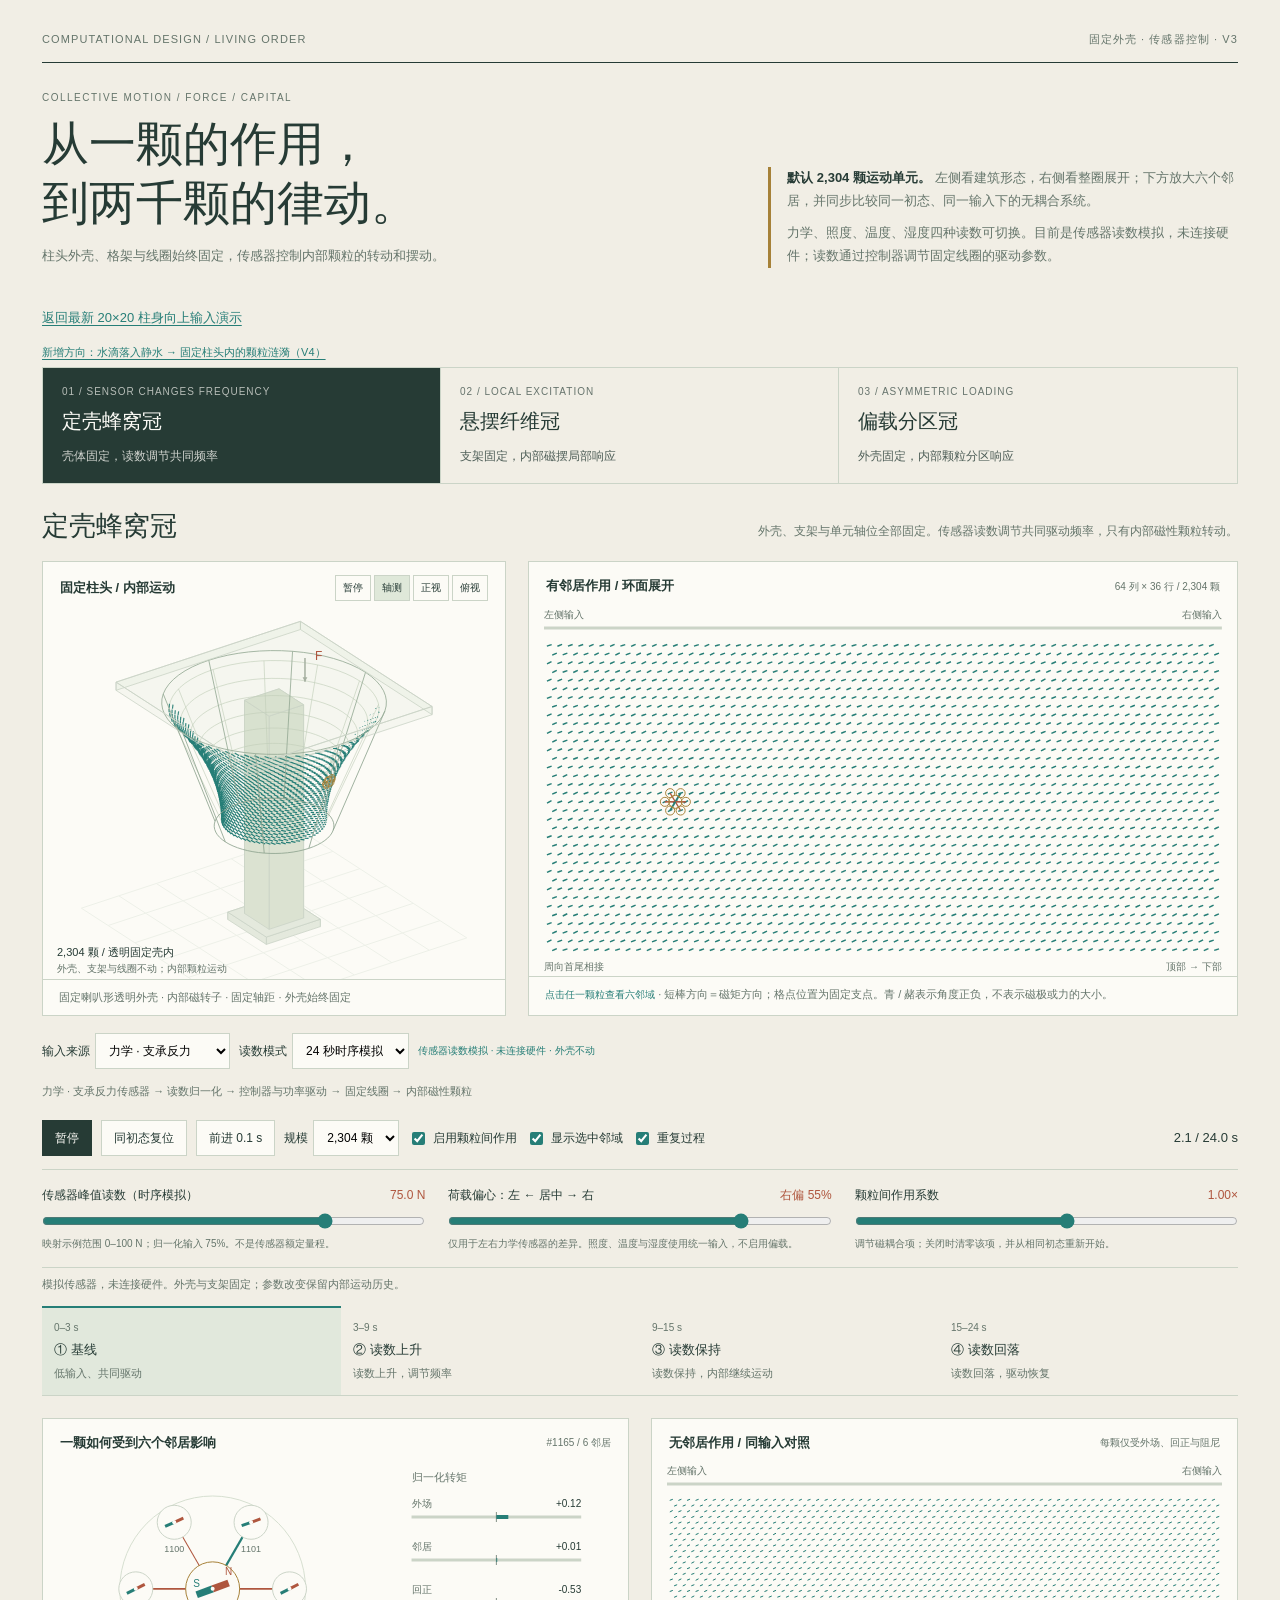
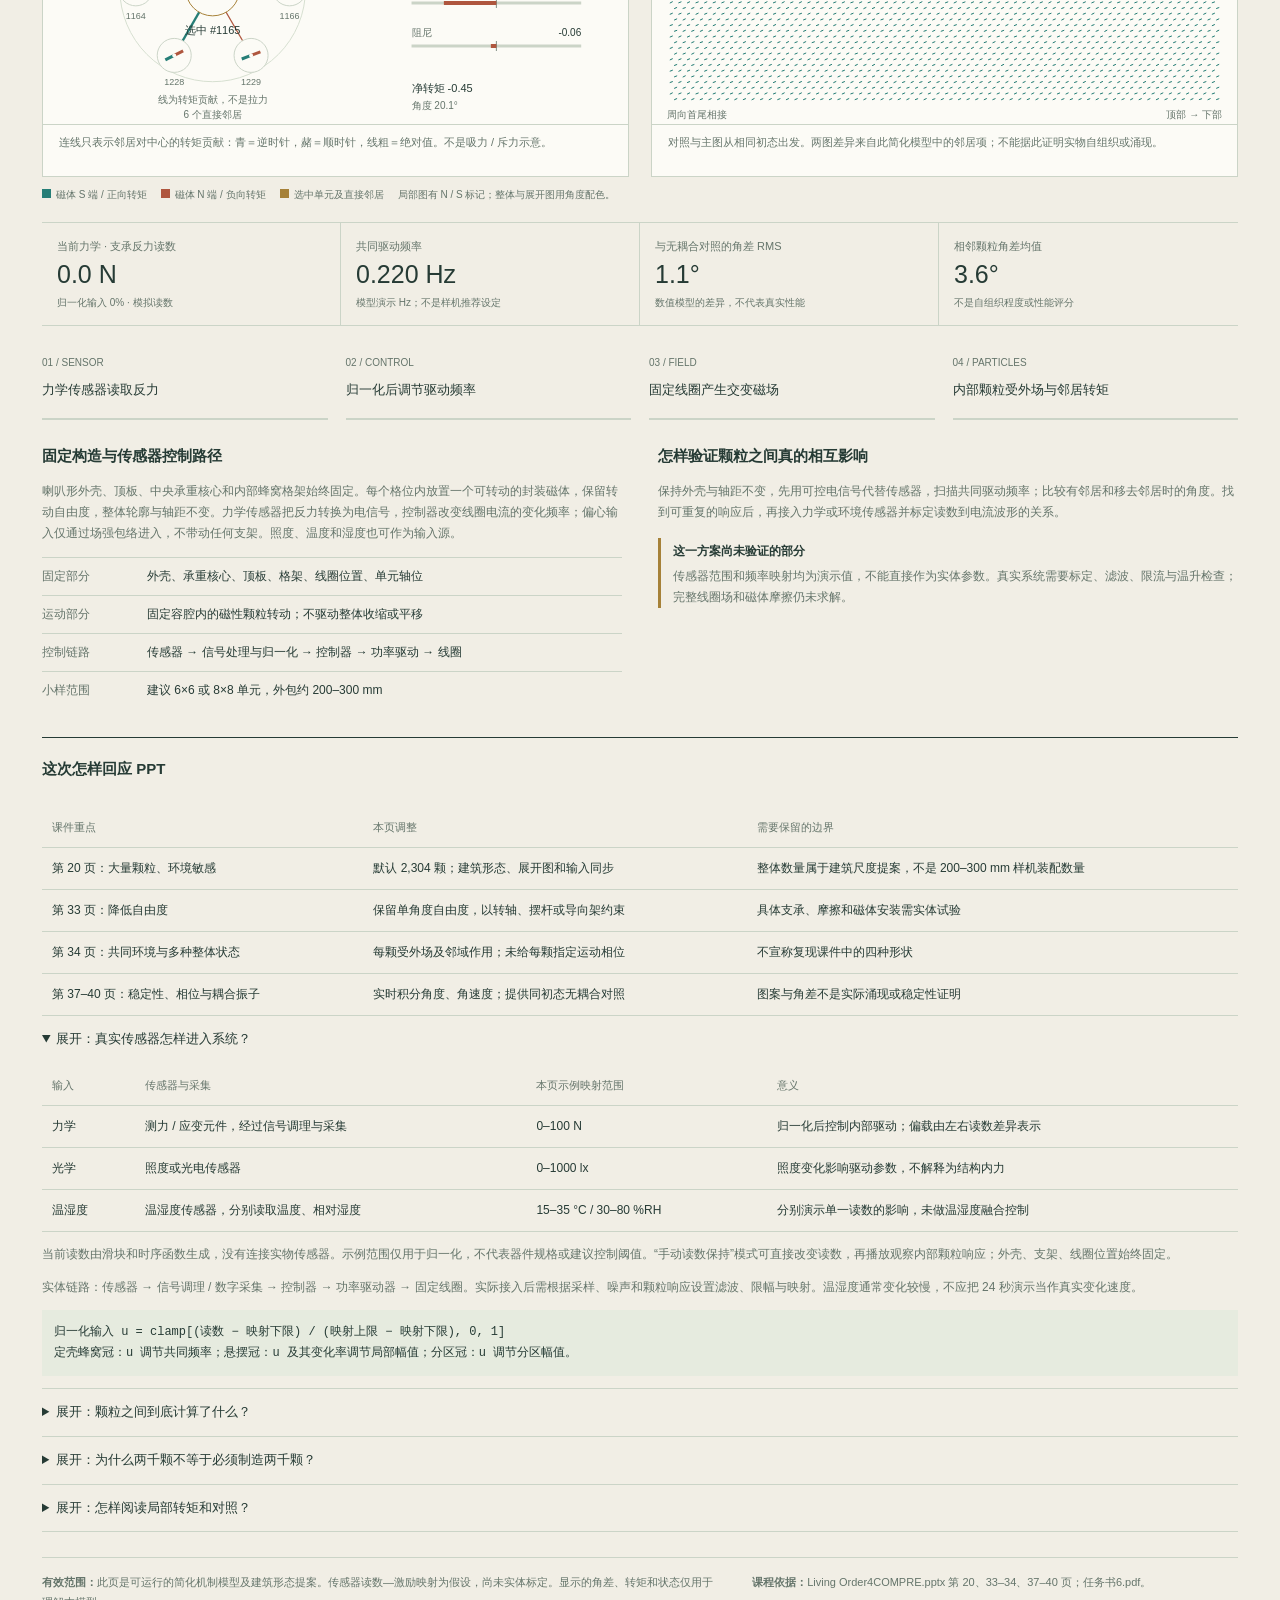
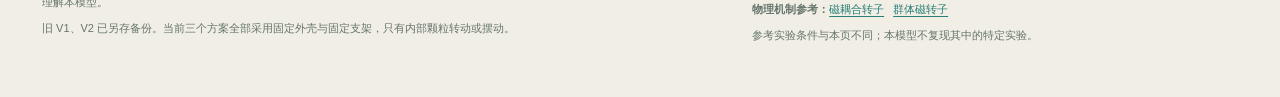
<file: archive/magnet-v3.html>
<!doctype html>
<html lang="zh-CN"><head><meta charset="utf-8"><meta name="viewport" content="width=device-width, initial-scale=1"><title>律动柱式 · 固定外壳与传感器控制 V3</title><meta name="description" content="基于课程PPT调整的三个柱头方向，展示2304颗磁性单元、局部相互作用以及传感器读数对内部颗粒运动的影响，外壳始终固定。"><style>
:root{--bg:#f1eee5;--paper:#fcfbf6;--ink:#263b35;--muted:#65756b;--line:#cbd4c7;--green:#267e77;--red:#af563e;--gold:#a68138}*{box-sizing:border-box}html{scroll-behavior:smooth}body{margin:0;background:var(--bg);color:var(--ink);font:14px/1.75 "Segoe UI","Microsoft YaHei",sans-serif}button,input,select{font:inherit}button{cursor:pointer;color:inherit}button,input,select,a{touch-action:manipulation}button:focus-visible,input:focus-visible,select:focus-visible,a:focus-visible{outline:3px solid var(--green);outline-offset:3px}a{color:var(--green);text-underline-offset:3px}main{max-width:1500px;margin:auto;padding:30px 42px 45px}.top{display:flex;justify-content:space-between;gap:18px;border-bottom:1px solid var(--ink);padding-bottom:13px;font-size:11px;letter-spacing:.1em;color:var(--muted)}header{display:grid;grid-template-columns:1.45fr 1fr;align-items:end;gap:45px;padding:26px 0}.eyebrow{font-size:10px;letter-spacing:.15em;color:var(--muted)}h1{font:400 clamp(32px,3.7vw,53px)/1.25 Georgia,SimSun,serif;margin:8px 0 12px}header p{margin:0;color:var(--muted);font-size:13px}.intro-note{border-left:3px solid var(--gold);padding-left:16px}.intro-note strong{color:var(--ink)}.scheme-tabs{display:grid;grid-template-columns:repeat(3,1fr);border:1px solid var(--line);margin:3px 0 24px}.scheme-tab{border:0;border-right:1px solid var(--line);background:transparent;text-align:left;padding:15px 19px}.scheme-tab:last-child{border-right:0}.scheme-tab[aria-selected=true]{color:var(--paper);background:var(--ink)}.scheme-tab small{display:block;font-size:10px;opacity:.68;letter-spacing:.1em}.scheme-tab b{display:block;font-size:20px;font-weight:500;margin:4px 0}.scheme-tab span{font-size:12px;opacity:.8}.scheme-heading{display:flex;justify-content:space-between;align-items:baseline;gap:25px;margin-bottom:16px}.scheme-heading h2{font:400 27px/1.4 Georgia,SimSun,serif;margin:0}.scheme-heading p{font-size:12px;max-width:700px;color:var(--muted);margin:0}.stage{display:grid;grid-template-columns:minmax(0,.85fr) minmax(0,1.3fr);gap:22px}.scene,.field,.detail,.compare-field{min-width:0;background:var(--paper);border:1px solid var(--line)}.panel-top{padding:13px 17px 5px;display:flex;justify-content:space-between;align-items:center;gap:10px}.panel-top b{font-size:13px;font-weight:600}.panel-top small{font-size:10px;color:var(--muted)}.scene-canvas{height:373px}.field-canvas{height:373px}canvas{display:block;width:100%;height:100%}.caption{border-top:1px solid var(--line);padding:8px 16px;font-size:11px;color:var(--muted)}.compare-field .caption{min-height:52px}.controls{display:flex;gap:9px;align-items:center;flex-wrap:wrap;margin:17px 0 13px}.btn{background:var(--paper);border:1px solid var(--line);padding:6px 12px;min-height:36px;font-size:12px}.btn.primary{background:var(--ink);color:var(--paper);border-color:var(--ink)}.btn:disabled{opacity:.45;cursor:wait}.controls select{background:var(--paper);border:1px solid var(--line);padding:6px 9px;min-height:36px;font-size:12px}.controls label{font-size:12px;display:flex;align-items:center;gap:5px}.time{margin-left:auto;font-variant-numeric:tabular-nums;font-size:13px}.control-grid{display:grid;grid-template-columns:1fr 1fr 1fr;gap:23px;border-top:1px solid var(--line);border-bottom:1px solid var(--line);padding:15px 0}.range-label{display:flex;justify-content:space-between;gap:10px;font-size:12px}.range-label output{color:var(--red);font-variant-numeric:tabular-nums}.control-grid input[type=range]{display:block;width:100%;accent-color:var(--green);margin:7px 0}.control-grid p{font-size:10px;line-height:1.6;color:var(--muted);margin:0}.status{font-size:11px;color:var(--muted);min-height:21px;margin:7px 0 0}.phases{display:grid;grid-template-columns:repeat(4,1fr);margin:10px 0 22px;border-bottom:1px solid var(--line)}.phase{background:transparent;border:0;border-top:2px solid transparent;text-align:left;padding:11px 12px}.phase[aria-pressed=true]{border-top-color:var(--green);background:#e1e8dc}.phase small{display:block;font-size:10px;color:var(--muted)}.phase b{font-size:13px;font-weight:500}.phase span{display:block;font-size:11px;color:var(--muted);margin-top:3px}.interaction{display:grid;grid-template-columns:1fr 1fr;gap:22px}.local-canvas{height:265px}.solo-canvas{height:265px}.legend{display:flex;gap:14px;flex-wrap:wrap;font-size:10px;color:var(--muted);margin:9px 0 18px}.swatch:before{content:"";display:inline-block;width:9px;height:9px;background:var(--green);margin-right:5px}.swatch.red:before{background:var(--red)}.swatch.gold:before{background:var(--gold)}.readouts{display:grid;grid-template-columns:repeat(4,1fr);border-top:1px solid var(--line);border-bottom:1px solid var(--line);margin:18px 0 23px}.readout{padding:14px 15px;border-right:1px solid var(--line)}.readout:last-child{border-right:0}.readout small{font-size:11px;color:var(--muted);display:block}.readout strong{font-size:25px;font-weight:450;display:block;font-variant-numeric:tabular-nums;line-height:1.5}.readout span{font-size:10px;color:var(--muted);display:block}.chain{display:grid;grid-template-columns:repeat(4,1fr);gap:18px;margin-bottom:23px}.chain div{border-bottom:2px solid var(--line);padding:0 0 12px}.chain small{font-size:10px;color:var(--muted)}.chain p{font-size:13px;margin:5px 0}.explain{display:grid;grid-template-columns:1fr 1fr;gap:36px}.explain h3,.model h3{font-size:15px;font-weight:600;margin:0 0 11px}.explain p{font-size:12px;color:var(--muted);margin:0 0 13px}.spec{display:grid;grid-template-columns:90px 1fr;font-size:12px;border-top:1px solid var(--line);padding:8px 0;gap:15px}.spec>span:first-child{color:var(--muted)}.warning{border-left:3px solid var(--gold);padding-left:12px;margin-top:15px}.warning b{font-size:12px}.warning p{margin-top:4px}.model{margin-top:28px;border-top:1px solid var(--ink);padding-top:18px}.model details{border-bottom:1px solid var(--line);padding:12px 0}.model summary{cursor:pointer;font-size:13px}.model p,.model li{font-size:12px;color:var(--muted)}.model ul{padding-left:20px}.formula{font-family:Consolas,monospace;font-size:12px;white-space:normal;background:#e6ebdf;padding:12px;color:var(--ink);overflow-wrap:anywhere}.table-wrap{overflow-x:auto}table{width:100%;border-collapse:collapse;font-size:12px;margin-top:15px}td,th{padding:10px;border-bottom:1px solid var(--line);text-align:left;vertical-align:top}th{font-weight:500;color:var(--muted);font-size:11px}.foot{margin-top:25px;padding-top:15px;border-top:1px solid var(--line);font-size:11px;color:var(--muted);display:grid;grid-template-columns:1.4fr 1fr;gap:30px}.foot p{margin:0 0 7px}.foot a{margin-right:9px}input[type=checkbox]{accent-color:var(--green)}.small-btn{font-size:10px;background:transparent;border:1px solid var(--line);padding:3px 7px}.small-btn[aria-pressed=true]{background:#dfe8d9}.view-buttons{display:flex;gap:3px}.selector-note{font-size:10px;color:var(--green)}@media(max-width:1050px){main{padding:23px}.stage{grid-template-columns:1fr 1.2fr}.scene-canvas,.field-canvas{height:340px}.panel-top{padding:12px 12px 5px}.scheme-heading{display:block}.scheme-heading p{margin-top:7px}.range-label{font-size:11px}.chain{gap:10px}}@media(max-width:760px){main{padding:17px 13px}.top{font-size:9px}header{grid-template-columns:1fr;gap:18px;padding:22px 0}.scheme-tab{padding:12px 10px}.scheme-tab b{font-size:16px}.scheme-tab span{font-size:10px}.scheme-tab small{font-size:8px}.stage,.interaction,.explain,.foot{grid-template-columns:1fr}.stage,.interaction{gap:15px}.scene-canvas{height:330px}.field-canvas{height:340px}.controls{gap:7px}.time{margin-left:0}.control-grid{grid-template-columns:1fr;gap:12px}.control-grid p{font-size:11px}.readouts{grid-template-columns:1fr 1fr}.readout{border-bottom:1px solid var(--line)}.readout strong{font-size:23px}.chain{grid-template-columns:1fr 1fr}.phases{grid-template-columns:1fr 1fr}.phase{min-height:70px}.local-canvas{height:285px}.solo-canvas{height:310px}.btn,.controls select,.scheme-tab{min-height:44px}.foot{gap:10px}}@media(prefers-reduced-motion:reduce){html{scroll-behavior:auto}}@media print{.controls,.control-grid,.phases{display:none}.scene,.field,.interaction,.explain{break-inside:avoid}body{background:white}main{padding:0}}
</style></head><body><main>
<div class="top"><span>COMPUTATIONAL DESIGN / LIVING ORDER</span><span>固定外壳 · 传感器控制 · V3</span></div>
<header><div><div class="eyebrow">COLLECTIVE MOTION / FORCE / CAPITAL</div><h1>从一颗的作用，<br>到两千颗的律动。</h1><p>柱头外壳、格架与线圈始终固定，传感器控制内部颗粒的转动和摆动。</p></div><div class="intro-note"><p><strong>默认 2,304 颗运动单元。</strong> 左侧看建筑形态，右侧看整圈展开；下方放大六个邻居，并同步比较同一初态、同一输入下的无耦合系统。</p><p style="margin-top:10px">力学、照度、温度、湿度四种读数可切换。目前是传感器读数模拟，未连接硬件；读数通过控制器调节固定线圈的驱动参数。</p></div></header><p style="font-size:13px"><a href="../index.html">返回最新 20×20 柱身向上输入演示</a></p><p class="status"><a href="ripple-v4.html">新增方向：水滴落入静水 → 固定柱头内的颗粒涟漪（V4）</a></p>
<nav class="scheme-tabs" role="tablist" aria-label="群体颗粒柱头方案"><button id="tab-honey" class="scheme-tab" role="tab" aria-controls="scheme-panel" aria-selected="true" data-kind="honey"><small>01 / SENSOR CHANGES FREQUENCY</small><b>定壳蜂窝冠</b><span>壳体固定，读数调节共同频率</span></button><button id="tab-fringe" class="scheme-tab" role="tab" aria-controls="scheme-panel" aria-selected="false" data-kind="fringe"><small>02 / LOCAL EXCITATION</small><b>悬摆纤维冠</b><span>支架固定，内部磁摆局部响应</span></button><button id="tab-sector" class="scheme-tab" role="tab" aria-controls="scheme-panel" aria-selected="false" data-kind="sector"><small>03 / ASYMMETRIC LOADING</small><b>偏载分区冠</b><span>外壳固定，内部颗粒分区响应</span></button></nav>
<section id="scheme-panel" role="tabpanel" aria-labelledby="tab-honey"><div class="scheme-heading"><h2 id="scheme-title"></h2><p id="scheme-intro"></p></div>
<div class="stage"><div class="scene"><div class="panel-top"><b>固定柱头 / 内部运动</b><div class="view-buttons"><button class="small-btn" id="play-top" type="button">播放</button><button class="small-btn" data-view="iso" aria-pressed="true">轴测</button><button class="small-btn" data-view="front" aria-pressed="false">正视</button><button class="small-btn" data-view="top" aria-pressed="false">俯视</button></div></div><div class="scene-canvas"><canvas id="scene" role="img" aria-label="大量磁性单元组成的柱头，红色箭头仅表示力学输入；外壳与支架不随读数变形。"></canvas></div><div class="caption" id="scene-caption"></div></div>
<div class="field"><div class="panel-top"><b>有邻居作用 / 环面展开</b><small id="field-count">64 列 × 36 行</small></div><div class="field-canvas"><canvas id="field" role="img" aria-label="全部颗粒的展开运动图。点击颗粒可查看其六邻域。"></canvas></div><div class="caption"><span class="selector-note">点击任一颗粒查看六邻域</span> · 短棒方向＝磁矩方向；格点位置为固定支点。青 / 赭表示角度正负，不表示磁极或力的大小。</div></div></div>
<div class="controls" aria-label="传感器输入"><label>输入来源 <select id="sensor"><option value="force">力学 · 支承反力</option><option value="light">光学 · 照度</option><option value="temperature">温湿度 · 温度</option><option value="humidity">温湿度 · 相对湿度</option></select></label><label>读数模式 <select id="input-mode"><option value="cycle">24 秒时序模拟</option><option value="hold">手动读数保持</option></select></label><span class="selector-note">传感器读数模拟 · 未连接硬件 · 外壳不动</span></div><p id="sensor-chain" class="status">传感器 → 归一化 → 控制器 → 固定线圈 → 内部颗粒</p><div class="controls"><button id="play" class="btn primary">暂停</button><button id="reset" class="btn">同初态复位</button><button id="step" class="btn">前进 0.1 s</button><label>规模 <select id="density"><option value="32,16">512 颗</option><option value="48,24">1,152 颗</option><option value="64,36" selected>2,304 颗</option></select></label><label><input id="coupled" type="checkbox" checked>启用颗粒间作用</label><label><input id="links" type="checkbox" checked>显示选中邻域</label><label><input id="repeat" type="checkbox" checked>重复过程</label><span class="time" id="clock">0.0 / 24.0 s</span></div>
<div class="control-grid"><div><label class="range-label" for="peak"><span id="peak-label">传感器峰值读数（模拟）</span><output id="peak-value">75.0 N</output></label><input id="peak" type="range" min="0" max="100" value="75"><p id="sensor-range">映射示例范围 0–100 N，不是传感器额定量程。</p></div><div><label class="range-label" for="bias"><span>荷载偏心：左 ← 居中 → 右</span><output id="bias-value">右偏 55%</output></label><input id="bias" type="range" min="-100" max="100" value="55"><p>仅用于左右力学传感器的差异。照度、温度与湿度使用统一输入，不启用偏载。</p></div><div><label class="range-label" for="gain"><span>颗粒间作用系数</span><output id="gain-value">1.00×</output></label><input id="gain" type="range" min="0" max="180" value="100"><p>调节磁耦合项；关闭时清零该项，并从相同初态重新开始。</p></div></div><p class="status" id="status" role="status" aria-live="polite">已就绪。调整参数保留运动历史；“同初态复位”可重新比较。</p>
<div class="phases"><button class="phase" data-time="1.5" aria-pressed="true"><small>0–3 s</small><b>① 基线</b><span id="phase-0"></span></button><button class="phase" data-time="6" aria-pressed="false"><small>3–9 s</small><b>② 读数上升</b><span id="phase-1"></span></button><button class="phase" data-time="12" aria-pressed="false"><small>9–15 s</small><b>③ 读数保持</b><span id="phase-2"></span></button><button class="phase" data-time="19.5" aria-pressed="false"><small>15–24 s</small><b>④ 读数回落</b><span id="phase-3"></span></button></div>
<div class="interaction"><div class="detail"><div class="panel-top"><b>一颗如何受到六个邻居影响</b><small id="selected-label">选中单元</small></div><div class="local-canvas"><canvas id="local" role="img" aria-label="选中磁体与其邻居的方向，以及邻居、外场和回正阻尼转矩。"></canvas></div><div class="caption">连线只表示邻居对中心的转矩贡献：青＝逆时针，赭＝顺时针，线粗＝绝对值。不是吸力 / 斥力示意。</div></div><div class="compare-field"><div class="panel-top"><b>无邻居作用 / 同输入对照</b><small>每颗仅受外场、回正与阻尼</small></div><div class="solo-canvas"><canvas id="solo" role="img" aria-label="移除邻居作用后的对照系统，初态和外部输入均与主图相同。"></canvas></div><div class="caption">对照与主图从相同初态出发。两图差异来自此简化模型中的邻居项；不能据此证明实物自组织或涌现。</div></div></div>
<div class="legend"><span class="swatch">磁体 S 端 / 正向转矩</span><span class="swatch red">磁体 N 端 / 负向转矩</span><span class="swatch gold">选中单元及直接邻居</span><span>局部图有 N / S 标记；整体与展开图用角度配色。</span></div>
<div class="readouts"><div class="readout"><small id="input-label">当前力学传感器读数</small><strong id="load-readout">0 N</strong><span id="input-normalized">归一化输入 0% · 模拟读数</span></div><div class="readout"><small id="mechanism-label">共同驱动频率</small><strong id="mechanism-readout">—</strong><span id="mechanism-unit"></span></div><div class="readout"><small>与无耦合对照的角差 RMS</small><strong id="diff-readout">0.0°</strong><span>数值模型的差异，不代表真实性能</span></div><div class="readout"><small>相邻颗粒角差均值</small><strong id="rough-readout">—</strong><span>不是自组织程度或性能评分</span></div></div>
<div class="chain" id="chain"></div><div class="explain"><div><h3>固定构造与传感器控制路径</h3><p id="form"></p><div id="specs"></div></div><div><h3>怎样验证颗粒之间真的相互影响</h3><p id="experiment"></p><div class="warning"><b>这一方案尚未验证的部分</b><p id="risk"></p></div></div></div></section>
<section class="model"><h3>这次怎样回应 PPT</h3><div class="table-wrap"><table><thead><tr><th>课件重点</th><th>本页调整</th><th>需要保留的边界</th></tr></thead><tbody><tr><td>第 20 页：大量颗粒、环境敏感</td><td>默认 2,304 颗；建筑形态、展开图和输入同步</td><td>整体数量属于建筑尺度提案，不是 200–300 mm 样机装配数量</td></tr><tr><td>第 33 页：降低自由度</td><td>保留单角度自由度，以转轴、摆杆或导向架约束</td><td>具体支承、摩擦和磁体安装需实体试验</td></tr><tr><td>第 34 页：共同环境与多种整体状态</td><td>每颗受外场及邻域作用；未给每颗指定运动相位</td><td>不宣称复现课件中的四种形状</td></tr><tr><td>第 37–40 页：稳定性、相位与耦合振子</td><td>实时积分角度、角速度；提供同初态无耦合对照</td><td>图案与角差不是实际涌现或稳定性证明</td></tr></tbody></table></div>
<details open><summary>展开：真实传感器怎样进入系统？</summary><div class="table-wrap"><table><thead><tr><th>输入</th><th>传感器与采集</th><th>本页示例映射范围</th><th>意义</th></tr></thead><tbody><tr><td>力学</td><td>测力 / 应变元件，经过信号调理与采集</td><td>0–100 N</td><td>归一化后控制内部驱动；偏载由左右读数差异表示</td></tr><tr><td>光学</td><td>照度或光电传感器</td><td>0–1000 lx</td><td>照度变化影响驱动参数，不解释为结构内力</td></tr><tr><td>温湿度</td><td>温湿度传感器，分别读取温度、相对湿度</td><td>15–35 °C / 30–80 %RH</td><td>分别演示单一读数的影响，未做温湿度融合控制</td></tr></tbody></table></div><p>当前读数由滑块和时序函数生成，没有连接实物传感器。示例范围仅用于归一化，不代表器件规格或建议控制阈值。“手动读数保持”模式可直接改变读数，再播放观察内部颗粒响应；外壳、支架、线圈位置始终固定。</p><p>实体链路：传感器 → 信号调理 / 数字采集 → 控制器 → 功率驱动器 → 固定线圈。实际接入后需根据采样、噪声和颗粒响应设置滤波、限幅与映射。温湿度通常变化较慢，不应把 24 秒演示当作真实变化速度。</p><div class="formula">归一化输入 u = clamp[(读数 − 映射下限) / (映射上限 − 映射下限), 0, 1]<br>定壳蜂窝冠：u 调节共同频率；悬摆冠：u 及其变化率调节局部幅值；分区冠：u 调节分区幅值。</div></details><details><summary>展开：颗粒之间到底计算了什么？</summary><p>每颗磁体只有一个转动自由度，磁矩方向由当前角度决定。对展开面的六邻域，采用磁偶极场方向计算转矩；全部方案的支点间距固定。颗粒转角变化后，邻域磁场方向及转矩随之变化；外壳、格架与轴位不参与运动。然后累加外场、回正与阻尼转矩，积分角速度和角度。不是给每颗安排不同相位来画波浪。</p><div class="formula">Bⱼ ∝ [3(mⱼ · r̂)r̂ − mⱼ] / r³<br>τ邻居,i = Σ (mᵢ × Bⱼ)z<br>θ̈ᵢ = τ外场,i + τ邻居,i − k sin(θᵢ − θ₀ᵢ) − γ θ̇ᵢ</div><p>这里计算转矩，所用磁偶极场按距离三次方衰减；课件提到的四次方反比对应特定偶极近似下的平移力，两者不能混用。</p><p>参数均无量纲，惯量归一化为 1。固定步长 1/120 演示秒。周向周期边界、上下自由边界。主图及对照的初始角度、回正方向、外场和加载过程相同。外场可以有空间分布，但所有单元使用同一时间相位。</p><p>局部展开近似忽略柱面曲率对远处磁场的影响，并截断为最近邻。磁摆方案还忽略摆动引起的磁体平移与距离变化。这里没有有限尺寸磁铁、完整线圈场、碰撞、真实摩擦或结构求解。</p></details>
<details><summary>展开：为什么两千颗不等于必须制造两千颗？</summary><p>课件第 20 页提出大量颗粒的建筑整体效果；任务书要求约 200–300 mm 实体装置，并允许通过模拟扩展整体表现。本页用 512 / 1,152 / 2,304 颗探索整体组织，建议实体先做 6×6 或 8×8 单元的局部样机。数量和外壳尺寸必须与实际间距共同核对。</p><p>改变展示规模会重建阵列。归一化邻距仍以 1 为基准，因此它不是同一物理尺寸内提高密度的真实磁场对比。整体外包宽约 1.2 m、高约 0.65 m 仅为建筑形态意向。</p></details>
<details><summary>展开：怎样阅读局部转矩和对照？</summary><p>局部图中的中心磁体由点击展开图选择。连线贡献可正可负，邻居可能加强外场驱动，也可能抵消它。净转矩为零不等于静止：磁体可能仍有角速度。边缘单元不足六个邻居，图中按真实邻接关系显示。</p><p>先观察带耦合与不带耦合的差异，再改变荷载或偏心输入。关闭耦合会复位两组系统，它们应保持相同轨迹。“阶段跳转”会从初态重新积分到目标时间，不会直接摆放粒子。</p></details></section>
<footer class="foot"><div><p><strong>有效范围：</strong>此页是可运行的简化机制模型及建筑形态提案。传感器读数—激励映射为假设，尚未实体标定。显示的角差、转矩和状态仅用于理解本模型。</p><p>旧 V1、V2 已另存备份。当前三个方案全部采用固定外壳与固定支架，只有内部颗粒转动或摆动。</p></div><div><p><strong>课程依据：</strong>Living Order4COMPRE.pptx 第 20、33–34、37–40 页；任务书6.pdf。</p><p><strong>物理机制参考：</strong><a href="https://physics.csuchico.edu/ayars/427/Latex/coupled_rotors_2.pdf" target="_blank" rel="noopener">磁耦合转子</a><a href="https://pmc.ncbi.nlm.nih.gov/articles/PMC6795886/" target="_blank" rel="noopener">群体磁转子</a></p><p>参考实验条件与本页不同；本模型不复现其中的特定实验。</p></div></footer>
</main><script>
/* Dimensionless, constrained nearest-neighbour dipole rotors. Not a calibrated magnet/structure model. */
var MagnetLab = (() => {
  const TAU=2*Math.PI, wrap=x=>Math.atan2(Math.sin(x),Math.cos(x));
  function env(t){if(t<3)return 0;if(t<9){const x=(t-3)/6;return x*x*(3-2*x)}if(t<15)return 1;if(t<21){const x=(t-15)/6;return 1-x*x*(3-2*x)}return 0}
  function derivative(t){if(t>3&&t<9){const x=(t-3)/6;return x*(1-x)}if(t>15&&t<21){const x=(t-15)/6;return -x*(1-x)}return 0}
  const configs={
    honey:{name:'定壳蜂窝冠',k:1.65,damp:.82,j:.19,base:.74,freq:.22,rest:.04},
    fringe:{name:'悬摆纤维冠',k:2.3,damp:.48,j:.24,base:.85,freq:.24,rest:.025},
    sector:{name:'偏载分区冠',k:1.45,damp:.72,j:.17,base:.55,freq:.18,rest:.035}
  };
  function input(t,p){const hold=p.mode==='hold';return {load:hold?p.peak:p.peak*env(t),change:hold?0:p.peak*derivative(t),bias:p.bias}}
  function frequency(world,t,p){return world.conf.freq+(world.kind==='honey'?.08*input(t,p).load:0)}
  function make(nx,ny,kind){
    const n=nx*ny,conf=configs[kind],edges=[],adj=Array.from({length:n},()=>[]),phi=new Float64Array(n),cosPhi=new Float64Array(n),rest=new Float64Array(n);
    const add=(i,j,dx,dy)=>{const e={i,j,dx,dy};edges.push(e);adj[i].push({j,dx,dy});adj[j].push({j:i,dx:-dx,dy:-dy})};
    for(let r=0;r<ny;r++)for(let c=0;c<nx;c++){
      const i=r*nx+c;phi[i]=TAU*(c+.5*(r%2))/nx;cosPhi[i]=Math.cos(phi[i]);
      rest[i]=conf.rest*Math.sin(i*12.9898+4.2);
      add(i,r*nx+(c+1)%nx,1,0);
      if(r<ny-1){const dx=r%2?-.5:.5;add(i,(r+1)*nx+c,dx,-Math.sqrt(3)/2);const cc=(c+(r%2?1:-1)+nx)%nx;add(i,(r+1)*nx+cc,-dx,-Math.sqrt(3)/2)}
    }
    const fresh=()=>{const a={theta:new Float64Array(n),omega:new Float64Array(n),sin:new Float64Array(n),cos:new Float64Array(n),neighbour:new Float64Array(n),external:new Float64Array(n),spring:new Float64Array(n),damping:new Float64Array(n)};for(let i=0;i<n;i++)a.theta[i]=rest[i]+.17*Math.sin(i*78.233+.6);return a};
    return {nx,ny,n,kind,conf,edges,adj,phi,cosPhi,rest,phase:0,linked:fresh(),solo:fresh()};
  }
  function spacing(world,edge,load,bias){return {sx:1,sy:1}}
  function edgeTerm(world,a,edge,load,bias,gain){
    const d=spacing(world,edge,load,bias),dx=edge.dx*d.sx,dy=edge.dy*d.sy,r=Math.hypot(dx,dy),ux=dx/r,uy=dy/r;
    const i=edge.i,j=edge.j,miX=a.cos[i],miY=a.sin[i],mjX=a.cos[j],mjY=a.sin[j],dotJ=mjX*ux+mjY*uy,dotI=miX*ux+miY*uy;
    const coupling=world.conf.j*gain/(r*r*r);
    return {i:coupling*(miX*(3*dotJ*uy-mjY)-miY*(3*dotJ*ux-mjX)),j:coupling*(mjX*(3*dotI*uy-miY)-mjY*(3*dotI*ux-miX)),r};
  }
  function torques(world,a,t,p,enabled){
    const v=input(t,p),conf=world.conf;
    for(let i=0;i<world.n;i++){a.sin[i]=Math.sin(a.theta[i]);a.cos[i]=Math.cos(a.theta[i]);a.neighbour[i]=0}
    if(enabled&&p.gain!==0)for(const e of world.edges){const q=edgeTerm(world,a,e,v.load,v.bias,p.gain);a.neighbour[e.i]+=q.i;a.neighbour[e.j]+=q.j}
    const osc=Math.sin(world.phase);
    for(let i=0;i<world.n;i++){
      const row=Math.floor(i/world.nx),u=row/(world.ny-1),side=world.cosPhi[i],sector=1+.65*v.bias*side;
      let amp=conf.base*(1+.2*v.load*v.bias*side);
      if(world.kind==='fringe')amp=(.16+.45*v.load+4.8*Math.abs(v.change))*(.08+.92*Math.exp(-5*u))*sector;
      if(world.kind==='sector')amp=(.18+1.1*v.load)*sector;
      // Same temporal phase for every external actuator: no per-particle phase instruction.
      const bx=.22,by=amp*osc;
      a.external[i]=a.cos[i]*by-a.sin[i]*bx;
      a.spring[i]=-conf.k*Math.sin(a.theta[i]-world.rest[i]);
      a.damping[i]=-conf.damp*a.omega[i];
    }
  }
  function step(world,t,p,dt=1/120){
    for(const [a,enabled] of [[world.linked,p.coupled],[world.solo,false]]){
      torques(world,a,t,p,enabled);
      for(let i=0;i<world.n;i++){a.omega[i]+=dt*(a.neighbour[i]+a.external[i]+a.spring[i]+a.damping[i]);a.theta[i]+=dt*a.omega[i]}
    }
    world.phase+=TAU*frequency(world,t,p)*dt;
  }
  function refresh(world,t,p){torques(world,world.linked,t,p,p.coupled);torques(world,world.solo,t,p,false)}
  function stats(world){let diff=0,omega=0,rough=0,amplitude=0;for(let i=0;i<world.n;i++){const d=wrap(world.linked.theta[i]-world.solo.theta[i]);diff+=d*d;omega+=world.linked.omega[i]**2;amplitude+=world.linked.theta[i]**2}for(const e of world.edges)rough+=Math.abs(wrap(world.linked.theta[e.i]-world.linked.theta[e.j]));return {difference:Math.sqrt(diff/world.n)*180/Math.PI,velocity:Math.sqrt(omega/world.n),roughness:rough/world.edges.length*180/Math.PI,rms:Math.sqrt(amplitude/world.n)*180/Math.PI}}
  return {make,step,refresh,stats,input,env,spacing,edgeTerm,frequency,configs,wrap};
})();
if(typeof module!=='undefined'&&module.exports)module.exports=MagnetLab;

(() => {
 'use strict';
 const $=id=>document.getElementById(id),PI=Math.PI,C={ink:'#263b35',muted:'#65756b',line:'#cbd4c7',green:'#267e77',red:'#af563e',gold:'#a68138',paper:'#fcfbf6',core:'#dbe2d1'};
 const contents={
  honey:{title:'定壳蜂窝冠',intro:'外壳、支架与单元轴位全部固定。传感器读数调节共同驱动频率，只有内部磁性颗粒转动。',caption:'固定喇叭形透明外壳 · 内部磁转子 · 固定轴距',phases:['低输入、共同驱动','读数上升，调节频率','读数保持，内部继续运动','读数回落，驱动恢复'],chain:['力学传感器读取反力','归一化后调节驱动频率','固定线圈产生交变磁场','内部颗粒受外场与邻居转矩'],form:'喇叭形外壳、顶板、中央承重核心和内部蜂窝格架始终固定。每个格位内放置一个可转动的封装磁体，保留转动自由度，整体轮廓与轴距不变。力学传感器把反力转换为电信号，控制器改变线圈电流的变化频率；偏心输入仅通过场强包络进入，不带动任何支架。照度、温度和湿度也可作为输入源。',spec:[['固定部分','外壳、承重核心、顶板、格架、线圈位置、单元轴位'],['运动部分','固定容腔内的磁性颗粒转动；不驱动整体收缩或平移'],['控制链路','传感器 → 信号处理与归一化 → 控制器 → 功率驱动 → 线圈'],['小样范围','建议 6×6 或 8×8 单元，外包约 200–300 mm']],experiment:'保持外壳与轴距不变，先用可控电信号代替传感器，扫描共同驱动频率；比较有邻居和移去邻居时的角度。找到可重复的响应后，再接入力学或环境传感器并标定读数到电流波形的关系。',risk:'传感器范围和频率映射均为演示值，不能直接作为实体参数。真实系统需要标定、滤波、限流与温升检查；完整线圈场和磁体摩擦仍未求解。',label:'共同驱动频率',unit:'模型演示 Hz；不是样机推荐设定'},
  fringe:{title:'悬摆纤维冠',intro:'外壳与悬挂架固定，传感器读数及变化率调节顶圈激励；只有壳内磁性摆体运动。',caption:'分层悬摆冠 · 小磁摆独立悬挂 · 共同时间相位',phases:['弱激励、自由初态','荷载变化增强顶圈激励','变化量归零后继续演化','卸载再次激励，随后衰减'],chain:['力学传感器采集反力变化','读数与变化率调节局部驱动','固定线圈与邻域磁体施加转矩','壳内磁性摆体响应，壳体不动'],form:'固定透明柱头壳内布置多层独立短磁摆，顶板与悬挂架均不随输入移动。每颗末端磁体可沿局部切向摆动，重力提供回正作用。顶圈线圈作为局部驱动源；下部外场较弱。页面比较磁耦合存在与移除时，下部区域的运动是否不同。',spec:[['建筑意向','环形、分层悬垂；外围透明护罩可拆'],['可动单元','独立摆杆＋封装磁体，不把整列做成一根刚杆'],['受力输入','模型支承反力变化量；驱动幅值随变化量变化'],['小样范围','先做两颗、再做 6×6 阵列；只激励局部']],experiment:'先给一颗或一排局部周期激励，比较邻近与较远颗粒的角度。加大间距或移去中间一排，检查下游响应是否改变，以区分磁耦合作用和线圈直接驱动。',risk:'此简模忽略摆动导致的磁体位置变化，真实耦合可能不同。弱信号可能被摩擦衰减，摆体也可能碰撞或吸住。本页不保证形成连续传播波。',label:'顶部激励幅值',unit:'归一化参数；由读数与变化率共同决定'},
  sector:{title:'偏载分区冠',intro:'四瓣外壳、格架与转轴位置固定。传感器信号调节内部驱动，各颗粒在容腔内转动。',caption:'四瓣分区冠 · 左右分区驱动 · 中央承重核心',phases:['各区低幅共同驱动','偏载建立分区激励差','持续驱动，观察区域边界','分区差异减弱、继续回落'],chain:['力学传感器读取左右反力','读数映射为分区驱动幅值','固定线圈产生共同相位磁场','内部磁体相互作用并转动'],form:'四瓣固定透明外壳围绕承重核心，密排磁性单元置于壳内固定格架中。两侧线圈组响应左右反力，所有驱动采用同一时间相位。偏心输入使一侧激励增强，另一侧减弱；局部磁相互作用决定过渡区域如何运动。',spec:[['建筑意向','四瓣外圈接方形顶板，颗粒组成连续动态表层'],['可动单元','固定位置磁转子，邻域跨越分区边界'],['电磁输入','左右线圈组；本页采用其空间分布的简化包络'],['小样范围','建议 8×8 阵列，分两区驱动并保留跨区邻接']],experiment:'先在相同频率、相同相位下改变左右驱动幅值，比较跨区边界的角度与无耦合对照。再用模型梁左右传感器输入替代手动参数，检查偏心加载是否产生可重复变化。',risk:'分区场不是完整线圈求解。需要实测场分布，避免看似邻域传播的现象实际上来自漏磁直接驱动。真实传感器输出也不等于完整建筑内力。',label:'左右驱动幅值比',unit:'空间包络示意，不是左右反力比'}
 };
 const sensors={force:{label:'力学 · 支承反力',lo:0,hi:100,unit:'N',digits:1},light:{label:'光学 · 照度',lo:0,hi:1000,unit:'lx',digits:0},temperature:{label:'温湿度 · 温度',lo:15,hi:35,unit:'°C',digits:1},humidity:{label:'温湿度 · 相对湿度',lo:30,hi:80,unit:'%RH',digits:1}};
 const p={peak:.75,bias:.55,gain:1,coupled:true,mode:'cycle'},state={kind:'honey',sensor:'force',nx:64,ny:36,t:0,playing:true,view:'iso',selected:0,links:true,seeking:false,token:0};
 let world,accumulator=0,lastStamp=0,lastDraw=0,lastPhase=-1,fieldLayout=null;
 const canvasIDs=['scene','field','local','solo'];
 function setupCanvas(id){const canvas=$(id),r=canvas.getBoundingClientRect(),w=Math.max(1,r.width),h=Math.max(1,r.height),d=Math.min(window.devicePixelRatio||1,2);if(canvas.width!==Math.round(w*d)||canvas.height!==Math.round(h*d)){canvas.width=Math.round(w*d);canvas.height=Math.round(h*d)}const ctx=canvas.getContext('2d');ctx.setTransform(d,0,0,d,0,0);ctx.clearRect(0,0,w,h);return {ctx,w,h}}
 function line(ctx,a,b,color,width=1,dash=[]){ctx.beginPath();ctx.setLineDash(dash);ctx.moveTo(a[0],a[1]);ctx.lineTo(b[0],b[1]);ctx.strokeStyle=color;ctx.lineWidth=width;ctx.stroke();ctx.setLineDash([])}
 function circle(ctx,x,y,r,fill,stroke){ctx.beginPath();ctx.arc(x,y,Math.max(.1,r),0,2*PI);if(fill){ctx.fillStyle=fill;ctx.fill()}if(stroke){ctx.strokeStyle=stroke;ctx.lineWidth=1;ctx.stroke()}}
 function text(ctx,t,x,y,col=C.muted,size=11,align='left'){ctx.font=`${size}px "Segoe UI","Microsoft YaHei",sans-serif`;ctx.fillStyle=col;ctx.textAlign=align;ctx.fillText(t,x,y)}
 function polygon(ctx,pts,fill,stroke=C.line){ctx.beginPath();pts.forEach((q,i)=>i?ctx.lineTo(...q):ctx.moveTo(...q));ctx.closePath();if(fill){ctx.fillStyle=fill;ctx.fill()}if(stroke){ctx.strokeStyle=stroke;ctx.lineWidth=.8;ctx.stroke()}}
 function arrow(ctx,a,b,col=C.red,width=1.5){line(ctx,a,b,col,width);const angle=Math.atan2(b[1]-a[1],b[0]-a[0]),sz=5;polygon(ctx,[b,[b[0]-sz*Math.cos(angle-.5),b[1]-sz*Math.sin(angle-.5)],[b[0]-sz*Math.cos(angle+.5),b[1]-sz*Math.sin(angle+.5)]],col,null)}
 function magnet(ctx,x,y,angle,r=13,labels=false){const dx=Math.cos(angle)*r,dy=-Math.sin(angle)*r;line(ctx,[x-dx,y-dy],[x,y],C.green,labels?7:3);line(ctx,[x,y],[x+dx,y+dy],C.red,labels?7:3);circle(ctx,x,y,2,C.paper);if(labels){text(ctx,'S',x-dx,y-dy-8,C.green,10,'center');text(ctx,'N',x+dx,y+dy-8,C.red,10,'center')}}
 function angleColor(angle){return Math.sin(angle)>=0?C.green:C.red}
 function sensorText(){const s=sensors[state.sensor],value=s.lo+(s.hi-s.lo)*p.peak;$('peak-label').textContent=p.mode==='hold'?'传感器当前读数（模拟）':'传感器峰值读数（时序模拟）';$('peak-value').textContent=value.toFixed(s.digits)+' '+s.unit;$('sensor-range').textContent=`映射示例范围 ${s.lo}–${s.hi} ${s.unit}；归一化输入 ${Math.round(p.peak*100)}%。不是传感器额定量程。`;$('input-label').textContent='当前'+s.label+'读数';$('bias').disabled=state.sensor!=='force';$('bias-value').textContent=state.sensor!=='force'?'不启用':p.bias===0?'居中':(p.bias<0?'左偏 ':'右偏 ')+Math.round(Math.abs(p.bias)*100)+'%';$('sensor-chain').textContent=s.label+'传感器 → 读数归一化 → 控制器与功率驱动 → 固定线圈 → 内部磁性颗粒';}
 function updateTexts(){const c=contents[state.kind];$('scheme-title').textContent=c.title;$('scheme-intro').textContent=c.intro;$('scene-caption').textContent=c.caption+' · 外壳始终固定';$('form').textContent=c.form;$('experiment').textContent=c.experiment;$('risk').textContent=c.risk;$('mechanism-label').textContent=c.label;$('mechanism-unit').textContent=c.unit;$('specs').innerHTML=c.spec.map(r=>`<div class="spec"><span>${r[0]}</span><span>${r[1]}</span></div>`).join('');const chain=[...c.chain];if(state.sensor!=='force')chain[0]=sensors[state.sensor].label+'传感器读数';$('chain').innerHTML=chain.map((t,i)=>`<div><small>0${i+1} / ${['SENSOR','CONTROL','FIELD','PARTICLES'][i]}</small><p>${t}</p></div>`).join('');const phaseText=state.sensor==='force'?c.phases:['环境读数低，维持基线','读数上升，调节内部激励','读数保持，颗粒继续运动','读数回落，驱动恢复'];phaseText.forEach((t,i)=>$('phase-'+i).textContent=t);document.querySelectorAll('[data-kind]').forEach(el=>el.setAttribute('aria-selected',String(el.dataset.kind===state.kind)));$('scheme-panel').setAttribute('aria-labelledby','tab-'+state.kind);$('field-count').textContent=`${state.nx} 列 × ${state.ny} 行 / ${world.n.toLocaleString()} 颗`;$('scene').setAttribute('aria-label',c.title+'。外壳与支架固定，只有内部颗粒运动。'+c.form);sensorText()}
 function reset(keepPlaying=false){state.token++;state.seeking=false;state.t=0;accumulator=0;lastStamp=0;lastPhase=-2;world=MagnetLab.make(state.nx,state.ny,state.kind);state.selected=Math.floor(state.ny*(state.kind==='fringe'?.22:.5))*state.nx+Math.floor(state.nx*.2);if(!keepPlaying)state.playing=false;MagnetLab.refresh(world,0,p);updateTexts();$('status').textContent='模拟传感器，未连接硬件。外壳与支架固定；参数改变保留内部运动历史。';setBusy(false);render()}
 function setBusy(b){state.seeking=b;for(const id of ['play','play-top','step','density','coupled'])$(id).disabled=b;document.querySelectorAll('[data-time]').forEach(el=>el.disabled=b||p.mode==='hold')}
 function advance(dt){MagnetLab.step(world,state.t,p,dt);state.t=p.mode==='hold'?state.t+dt:Math.min(24,state.t+dt)}
 async function seek(target){state.playing=false;reset(false);const token=state.token;setBusy(true);$('status').textContent='从相同初态重新积分到 '+target.toFixed(1)+' s…';while(state.t+1e-8<target){for(let j=0;j<40&&state.t+1e-8<target;j++)advance(Math.min(1/120,target-state.t));if(token!==state.token)return;render();await new Promise(resolve=>setTimeout(resolve,0))}if(token!==state.token)return;setBusy(false);$('status').textContent='已从初态积分到 '+target.toFixed(1)+' s。可播放继续观察。';render()}
 function nodeXY(i,layout){const r=Math.floor(i/world.nx),c=i%world.nx;return [layout.x+(c+.5+.5*(r%2))*layout.dx,layout.y+(r+.5)*layout.dy]}
 function drawField(id,a,interactive){const {ctx,w,h}=setupCanvas(id),margin=15,top=38,bottom=22,layout={x:margin,y:top,dx:(w-margin*2)/(world.nx+.5),dy:(h-top-bottom)/world.ny};if(interactive)fieldLayout=layout;const v=MagnetLab.input(state.t,p),left=v.load*(1-.65*p.bias),right=v.load*(1+.65*p.bias);text(ctx,state.sensor==='force'?'左侧输入':'统一环境输入',margin,15,C.muted,10);text(ctx,state.sensor==='force'?'右侧输入':'全区同源',w-margin,15,C.muted,10,'right');line(ctx,[margin,25],[w-margin,25],C.line,3);line(ctx,[margin,25],[margin+(w/2-margin)*Math.min(1,left),25],C.red,3);line(ctx,[w/2,25],[w/2+(w/2-margin)*Math.min(1,right),25],C.red,3);
 const r=Math.max(1,Math.min(layout.dx,layout.dy)*.29);
 ctx.beginPath();for(let i=0;i<world.n;i++){const q=nodeXY(i,layout),rr=Math.max(.7,r*.42);ctx.moveTo(q[0]+rr,q[1]);ctx.arc(q[0],q[1],rr,0,2*PI)}ctx.fillStyle='#dbe4d6';ctx.fill();
 for(const sign of [1,-1]){ctx.beginPath();for(let i=0;i<world.n;i++){const theta=a.theta[i];if((Math.sin(theta)>=0?1:-1)!==sign)continue;const q=nodeXY(i,layout),dx=Math.cos(theta)*r,dy=-Math.sin(theta)*r;ctx.moveTo(q[0]-dx,q[1]-dy);ctx.lineTo(q[0]+dx,q[1]+dy)}ctx.strokeStyle=sign>0?C.green:C.red;ctx.lineWidth=Math.max(1,r*.56);ctx.stroke()}
 if(interactive&&state.links){const q=nodeXY(state.selected,layout);for(const e of world.adj[state.selected]){const qq=nodeXY(e.j,layout);if(Math.abs(qq[0]-q[0])<layout.dx*2){const torque=MagnetLab.edgeTerm(world,a,{i:state.selected,j:e.j,dx:e.dx,dy:e.dy},v.load,p.bias,p.coupled?p.gain:0).i;line(ctx,q,qq,torque>=0?C.green:C.red,Math.min(3,1+Math.abs(torque)*3))}circle(ctx,qq[0],qq[1],r+2,null,C.gold)}circle(ctx,q[0],q[1],r+4,null,C.gold)}
 text(ctx,'周向首尾相接',margin,h-6,C.muted,10);text(ctx,'顶部 → 下部',w-margin,h-6,C.muted,10,'right');}
 function shape(phi,u){let radius,z;if(state.kind==='honey'){const height=1-u;radius=57+57*height*height;z=127+135*height}else if(state.kind==='fringe'){radius=82+13*u;z=258-130*u}else{const height=1-u;radius=83+13*Math.cos(4*phi)+22*height*height;z=130+128*height}return {radius,z}}
 function drawScene(){const {ctx,w,h}=setupCanvas('scene'),v=MagnetLab.input(state.t,p),scale=Math.min(w/350,h/405),alpha=state.view==='iso'?-.62:0,elevation=state.view==='iso'?.48:state.view==='top'?1.48:.035,ca=Math.cos(alpha),sa=Math.sin(alpha),se=Math.sin(elevation),ce=Math.cos(elevation),ox=w/2,oy=state.view==='top'?h*.5:h*.85;
 const project=q=>[ox+(q[0]*ca-q[1]*sa)*scale,oy+((q[0]*sa+q[1]*ca)*se-q[2]*ce)*scale];
 const depth=q=>(q[0]*sa+q[1]*ca)*ce+q[2]*se;
 function box(z,width,height,fill){const a=[[-width/2,-width/2,z],[width/2,-width/2,z],[width/2,width/2,z],[-width/2,width/2,z]];for(let k=0;k<4;k++)polygon(ctx,[a[k],a[(k+1)%4],[...a[(k+1)%4].slice(0,2),z+height],[...a[k].slice(0,2),z+height]].map(project),fill);polygon(ctx,a.map(q=>project([q[0],q[1],z+height])),fill)}
 for(let j=-150;j<=150;j+=50){line(ctx,project([j,-150,0]),project([j,150,0]),'#edf0e8');line(ctx,project([-150,j,0]),project([150,j,0]),'#edf0e8')}
 const top=270;box(0,72,9,'#e4e9dd');box(9,46,top-9,C.core);
 ctx.beginPath();for(let row=0;row<world.ny;row+=Math.max(1,Math.floor(world.ny/9))){const u=row/(world.ny-1);for(let j=0;j<=64;j++){const phi=j/64*2*PI,s=shape(phi,u),q=project([s.radius*Math.cos(phi),s.radius*Math.sin(phi),s.z]);if(j===0)ctx.moveTo(...q);else ctx.lineTo(...q)}}
 for(let j=0;j<12;j++){const phi=j/12*2*PI,a=shape(phi,0),b=shape(phi,1);ctx.moveTo(...project([a.radius*Math.cos(phi),a.radius*Math.sin(phi),a.z]));ctx.lineTo(...project([b.radius*Math.cos(phi),b.radius*Math.sin(phi),b.z]))}ctx.strokeStyle='#c1ceba';ctx.lineWidth=.65;ctx.stroke();
 let nodes=[];for(let i=0;i<world.n;i++){const row=Math.floor(i/world.nx),phi=world.phi[i],u=row/(world.ny-1),s=shape(phi,u),theta=world.linked.theta[i],center=[s.radius*Math.cos(phi),s.radius*Math.sin(phi),s.z];if(state.kind==='fringe'){center[0]-=Math.sin(phi)*5*Math.sin(theta);center[1]+=Math.cos(phi)*5*Math.sin(theta);center[2]-=5*Math.cos(theta)}nodes.push({i,phi,theta,center,d:depth(center)})}nodes.sort((a,b)=>a.d-b.d);
 for(const sign of [1,-1]){ctx.beginPath();for(const n of nodes){const front=Math.sin(n.phi+alpha)>-.12;if(!front&&state.view!=='top')continue;if((Math.sin(n.theta)>=0?1:-1)!==sign)continue;const len=state.nx>=64?2.8:3.8,dx=-Math.sin(n.phi)*Math.cos(n.theta)*len,dy=Math.cos(n.phi)*Math.cos(n.theta)*len,dz=Math.sin(n.theta)*len,a=project([n.center[0]-dx,n.center[1]-dy,n.center[2]-dz]),b=project([n.center[0]+dx,n.center[1]+dy,n.center[2]+dz]);ctx.moveTo(...a);ctx.lineTo(...b)}ctx.strokeStyle=sign>0?C.green:C.red;ctx.lineWidth=state.nx>=64?1.2:1.7;ctx.stroke()}
 if(state.links)for(const n of nodes){if(Math.sin(n.phi+alpha)<-.12&&state.view!=='top')continue;if(n.i===state.selected||world.adj[state.selected].some(e=>e.j===n.i)){const q=project(n.center);circle(ctx,q[0],q[1],n.i===state.selected?5:3,null,C.gold)}}
 // Static transparent enclosure: the two contour rims and eight ribs never depend on sensor input.
 ctx.beginPath();for(const u of [0,1])for(let j=0;j<=64;j++){const phi=j/64*2*PI,s=shape(phi,u),q=project([(s.radius+8)*Math.cos(phi),(s.radius+8)*Math.sin(phi),s.z+(u===0?8:-8)]);j===0?ctx.moveTo(...q):ctx.lineTo(...q)}for(let j=0;j<8;j++){const phi=j/8*2*PI,a=shape(phi,0),b=shape(phi,1);ctx.moveTo(...project([(a.radius+8)*Math.cos(phi),(a.radius+8)*Math.sin(phi),a.z+8]));ctx.lineTo(...project([(b.radius+8)*Math.cos(phi),(b.radius+8)*Math.sin(phi),b.z-8]))}ctx.strokeStyle='#8fa591';ctx.lineWidth=.85;ctx.stroke();
 box(top,246,10,'rgba(196,211,185,.12)');
 const offset=p.bias*75;if(state.sensor==='force'){arrow(ctx,project([offset,0,top+42+15*v.load]),project([offset,0,top+13]),v.load>0?C.red:'#a5afa0',1.5+2*v.load);const q=project([offset,0,top+45+15*v.load]);text(ctx,'F',q[0]+10,q[1]+4,C.red,12)}else{text(ctx,sensors[state.sensor].label+'输入',w/2,19,C.red,11,'center')}text(ctx,world.n.toLocaleString()+' 颗 / 透明固定壳内',14,h-23,C.ink,11);text(ctx,'外壳、支架与线圈不动；内部颗粒运动',14,h-7,C.muted,10);}
 function drawLocal(){const {ctx,w,h}=setupCanvas('local'),i=state.selected,a=world.linked,v=MagnetLab.input(state.t,p),cx=w*.29,cy=h*.49,R=Math.min(w*.20,h*.29),barX=w*.63,barW=w*.29;circle(ctx,cx,cy,R+16,null,'#d6dfd0');
 for(const e of world.adj[i]){const rr=Math.hypot(e.dx,e.dy),x=cx+R*e.dx/rr,y=cy-R*e.dy/rr,term=MagnetLab.edgeTerm(world,a,{i,j:e.j,dx:e.dx,dy:e.dy},v.load,p.bias,p.coupled?p.gain:0).i;line(ctx,[x,y],[cx,cy],term>=0?C.green:C.red,Math.min(5,.6+Math.abs(term)*6));circle(ctx,x,y,17,C.paper,C.line);magnet(ctx,x,y,a.theta[e.j],10);text(ctx,String(e.j+1),x,y+30,C.muted,9,'center')}
 circle(ctx,cx,cy,27,C.paper,C.gold);magnet(ctx,cx,cy,a.theta[i],17,true);text(ctx,'选中 #'+(i+1),cx,cy+45,C.ink,11,'center');text(ctx,'线为转矩贡献，不是拉力',cx,h-21,C.muted,10,'center');text(ctx,world.adj[i].length+' 个直接邻居',cx,h-6,C.muted,10,'center');
 const vals=[['外场',a.external[i]],['邻居',a.neighbour[i]],['回正',a.spring[i]],['阻尼',a.damping[i]]];text(ctx,'归一化转矩',barX,22,C.muted,11);const max=Math.max(.8,...vals.map(x=>Math.abs(x[1]))),center=barX+barW*.5;
 vals.forEach((v,k)=>{const y=48+k*43;text(ctx,v[0],barX,y,C.muted,10);text(ctx,(v[1]>=0?'+':'')+v[1].toFixed(2),barX+barW,y,C.ink,10,'right');line(ctx,[barX,y+10],[barX+barW,y+10],C.line,3);line(ctx,[center,y+5],[center,y+15],C.muted,.8);line(ctx,[center,y+10],[center+v[1]/max*barW*.47,y+10],v[1]>=0?C.green:C.red,4)});
 const sum=vals.reduce((s,r)=>s+r[1],0);text(ctx,'净转矩 '+(sum>=0?'+':'')+sum.toFixed(2),barX,h-32,C.ink,11);text(ctx,'角度 '+(a.theta[i]*180/PI).toFixed(1)+'°',barX,h-15,C.muted,10);}
 function readouts(){const v=MagnetLab.input(state.t,p),s=MagnetLab.stats(world),sensor=sensors[state.sensor];$('clock').textContent=state.t.toFixed(1)+(p.mode==='hold'?' s / 读数保持':' / 24.0 s');$('play').textContent=state.playing?'暂停':'播放';$('load-readout').textContent=(sensor.lo+(sensor.hi-sensor.lo)*v.load).toFixed(sensor.digits)+' '+sensor.unit;$('input-normalized').textContent='归一化输入 '+Math.round(v.load*100)+'% · 模拟读数';$('diff-readout').textContent=s.difference.toFixed(1)+'°';$('rough-readout').textContent=s.roughness.toFixed(1)+'°';$('selected-label').textContent='#'+(state.selected+1)+' / '+world.adj[state.selected].length+' 邻居';
 if(state.kind==='honey')$('mechanism-readout').textContent=MagnetLab.frequency(world,state.t,p).toFixed(3)+' Hz';else if(state.kind==='fringe')$('mechanism-readout').textContent=(.16+.45*v.load+4.8*Math.abs(v.change)).toFixed(2);else $('mechanism-readout').textContent=(1-.65*p.bias).toFixed(2)+' : '+(1+.65*p.bias).toFixed(2);
 $('play-top').textContent=state.playing?'暂停':'播放';const phase=p.mode==='hold'?-1:state.t<3?0:state.t<9?1:state.t<15?2:3;if(lastPhase!==phase){document.querySelectorAll('[data-time]').forEach((b,k)=>b.setAttribute('aria-pressed',String(k===phase)));lastPhase=phase}}
 function render(){if(!world)return;MagnetLab.refresh(world,state.t,p);drawScene();drawField('field',world.linked,true);drawField('solo',world.solo,false);drawLocal();readouts()}
 function togglePlayback(){if(state.t>=24&&p.mode!=='hold')reset(false);state.playing=!state.playing;lastStamp=0;accumulator=0;$('status').textContent=state.playing?'运行中：时间与内部颗粒运动持续更新。':'已暂停；点击“播放”继续。';render()}
 $('play').addEventListener('click',togglePlayback);$('play-top').addEventListener('click',togglePlayback);$('reset').addEventListener('click',()=>{state.playing=true;reset(true)});$('step').addEventListener('click',()=>{state.playing=false;for(let j=0;j<12&&(state.t<24||p.mode==='hold');j++)advance(1/120);render()});
 $('density').addEventListener('change',e=>{[state.nx,state.ny]=e.target.value.split(',').map(Number);state.playing=true;reset(true)});$('coupled').addEventListener('change',e=>{p.coupled=e.target.checked;state.playing=true;reset(true)});$('links').addEventListener('change',e=>{state.links=e.target.checked;render()});
 $('peak').addEventListener('input',e=>{p.peak=+e.target.value/100;sensorText();render()});$('bias').addEventListener('input',e=>{p.bias=state.sensor==='force'?+e.target.value/100:0;sensorText();render()});$('gain').addEventListener('input',e=>{p.gain=+e.target.value/100;$('gain-value').textContent=p.gain.toFixed(2)+'×';render()});
 $('sensor').addEventListener('change',e=>{state.sensor=e.target.value;p.bias=state.sensor==='force'?+$('bias').value/100:0;state.playing=true;reset(true)});$('input-mode').addEventListener('change',e=>{p.mode=e.target.value;state.playing=true;reset(true)});
 document.querySelectorAll('[data-kind]').forEach(el=>el.addEventListener('click',()=>{state.kind=el.dataset.kind;state.playing=true;reset(true)}));document.querySelectorAll('[data-view]').forEach(el=>el.addEventListener('click',()=>{state.view=el.dataset.view;document.querySelectorAll('[data-view]').forEach(b=>b.setAttribute('aria-pressed',String(b===el)));render()}));document.querySelectorAll('[data-time]').forEach(el=>el.addEventListener('click',()=>seek(+el.dataset.time)));
 $('field').addEventListener('click',e=>{const rect=$('field').getBoundingClientRect(),x=e.clientX-rect.left,y=e.clientY-rect.top;let best=Infinity,id=0;for(let i=0;i<world.n;i++){const q=nodeXY(i,fieldLayout),d=(q[0]-x)**2+(q[1]-y)**2;if(d<best){best=d;id=i}}state.selected=id;$('status').textContent='选中 #'+(id+1)+'，显示其 '+world.adj[id].length+' 个直接邻居。';render()});
 window.addEventListener('resize',render);
 function tick(stamp){const wasPlaying=state.playing;if(lastStamp&&state.playing&&!state.seeking){accumulator+=Math.min(.12,(stamp-lastStamp)/1000);let steps=0;while(accumulator>=1/120&&steps<15&&(state.t<24||p.mode==='hold')){advance(1/120);accumulator-=1/120;steps++}if(state.t>=24&&p.mode!=='hold'){if($('repeat').checked)reset(true);else{state.playing=false;$('status').textContent='本轮结束；点击“播放”重新开始，或勾选“重复过程”。'}}}lastStamp=stamp;if(state.playing||wasPlaying){render();lastDraw=stamp}}
 let clockID=null;function stopClock(){if(clockID!==null){clearInterval(clockID);clockID=null}}function fail(error){state.playing=false;setBusy(false);$('play').textContent='播放';$('play-top').textContent='播放';$('status').textContent='动画中断：'+(error?.message||String(error))+'。请刷新页面后重试。';console.error(error)}
 function startClock(){stopClock();clockID=setInterval(()=>{try{tick(typeof performance!=='undefined'?performance.now():Date.now())}catch(error){fail(error)}},33)}
 window.addEventListener('error',e=>fail(e.error||e.message));window.addEventListener('pagehide',stopClock);window.addEventListener('pageshow',()=>{lastStamp=0;startClock()});
 try{reset(true);startClock()}catch(error){fail(error)}
 // Read-only hooks for script checks / direct canvas rendering, without browser automation.
 window.__magnetDemo={state,parameters:p,getWorld:()=>world,getFixedGeometry:()=>({top:270,anchors:Array.from(world.phi,(phi,i)=>shape(phi,Math.floor(i/world.nx)/(world.ny-1)))}),reset,render,advance,seek,stopClock,startClock};
})();

</script></body></html>
</file>
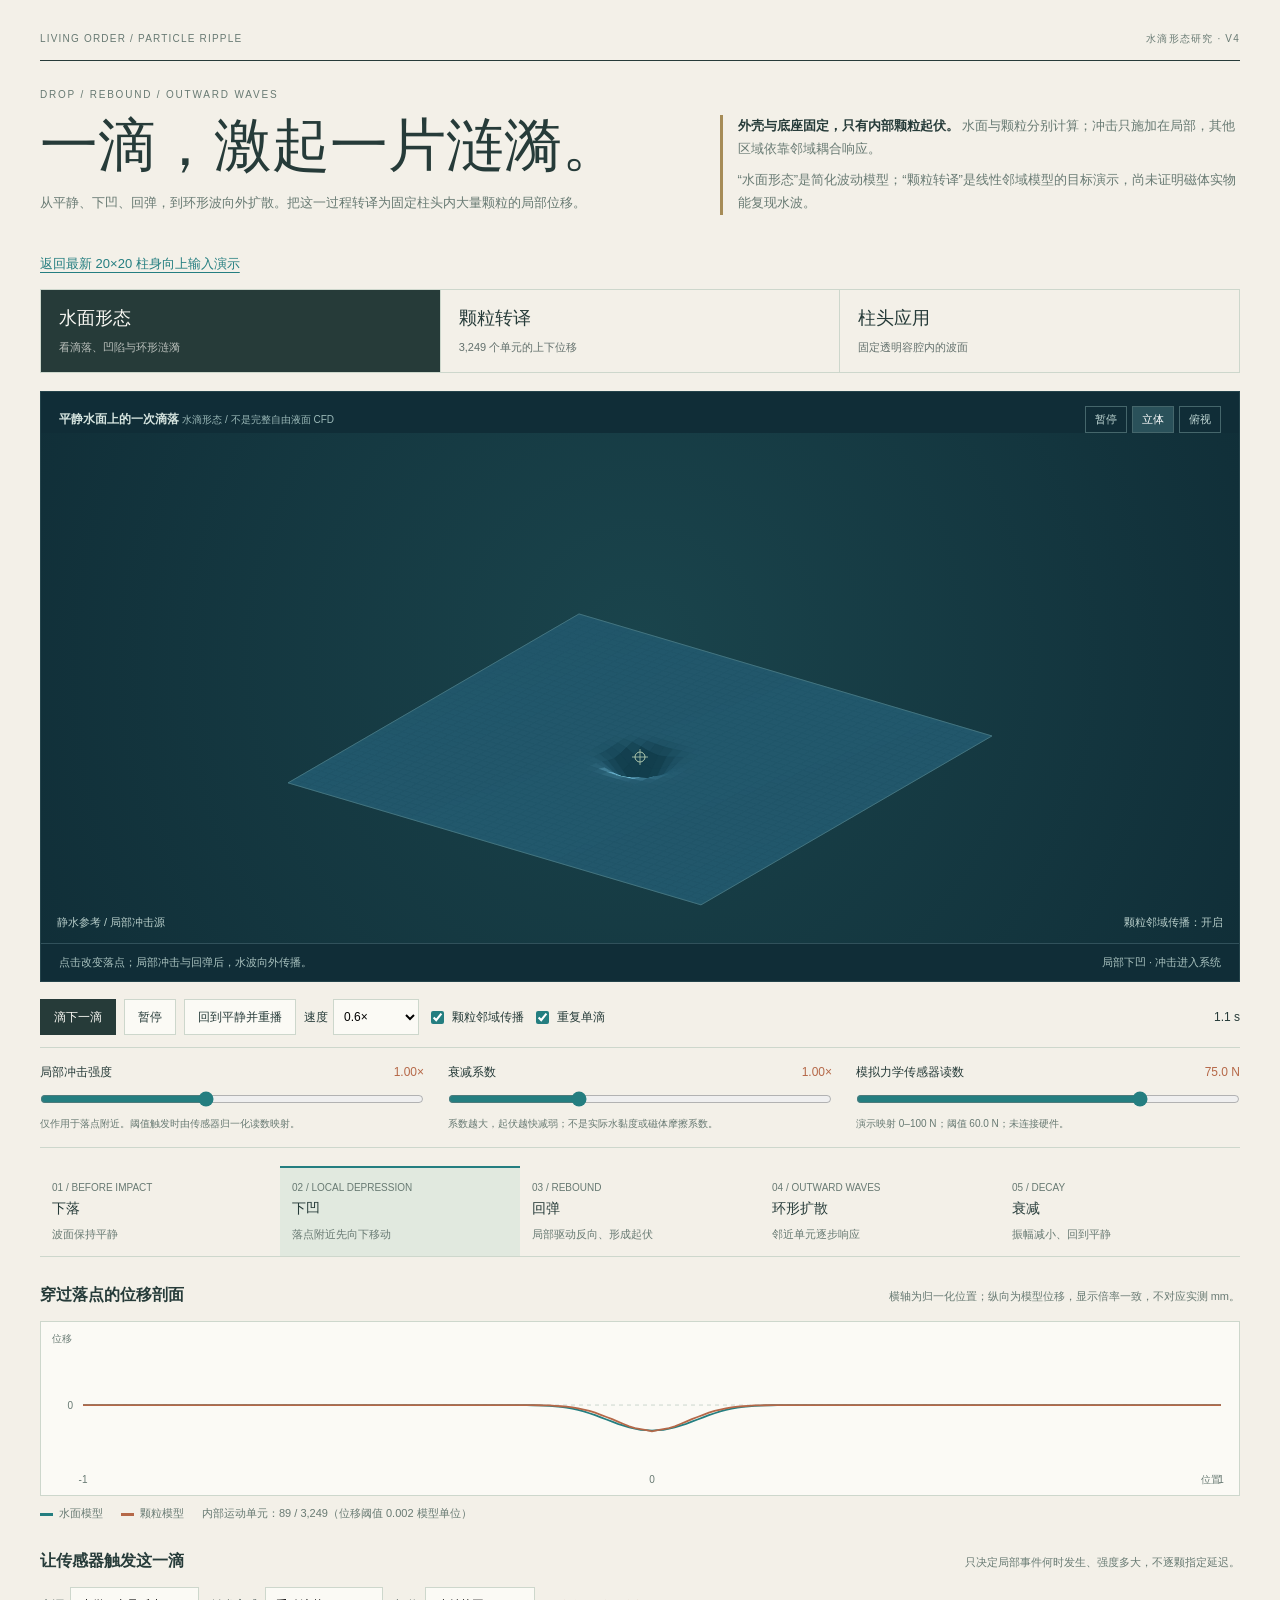
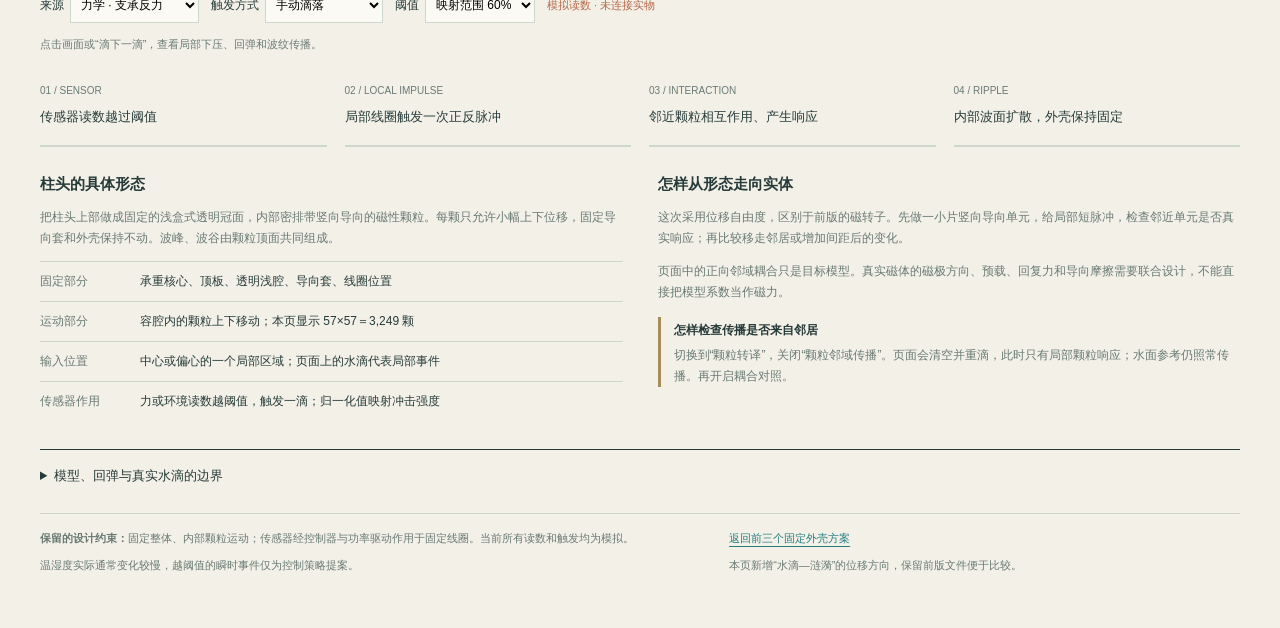
<file: archive/ripple-v4.html>
<!doctype html><html lang="zh-CN"><head><meta charset="utf-8"><meta name="viewport" content="width=device-width,initial-scale=1"><title>滴落 · 固定柱头内的颗粒涟漪 V4</title><meta name="description" content="水滴落入平静水面的动态形态，以及传感器触发、固定外壳内大量颗粒起伏的转译。"><style>
:root{--bg:#f3f0e8;--ink:#263b39;--muted:#687a73;--line:#cdd7cc;--teal:#247e80;--rust:#b56848;--paper:#fbfaf5}*{box-sizing:border-box}body{margin:0;background:var(--bg);color:var(--ink);font:14px/1.75 "Segoe UI","Microsoft YaHei",sans-serif}main{max-width:1420px;margin:auto;padding:30px 40px 45px}button,input,select{font:inherit}button{cursor:pointer;color:inherit}button,input,select,a{touch-action:manipulation}button:focus-visible,input:focus-visible,select:focus-visible,a:focus-visible{outline:3px solid var(--teal);outline-offset:3px}a{color:var(--teal);text-underline-offset:4px}.top{display:flex;justify-content:space-between;gap:15px;border-bottom:1px solid var(--ink);padding-bottom:12px;font-size:10px;letter-spacing:.12em;color:var(--muted)}header{display:grid;grid-template-columns:1.2fr 1fr;gap:55px;align-items:end;padding:25px 0}.eyebrow{font-size:10px;letter-spacing:.18em;color:var(--muted)}h1{font:400 clamp(36px,4.5vw,61px)/1.2 Georgia,SimSun,serif;margin:8px 0 12px}header p{color:var(--muted);font-size:13px;margin:0}.header-note{border-left:3px solid #a68c57;padding-left:15px}.header-note b{font-weight:600;color:var(--ink)}.tabs{display:flex;border-top:1px solid var(--line);border-bottom:1px solid var(--line);margin:7px 0 18px}.tab{flex:1;text-align:left;border:0;border-right:1px solid var(--line);padding:13px 18px;background:transparent}.tab:first-child{border-left:1px solid var(--line)}.tab[aria-selected=true]{background:var(--ink);color:var(--paper)}.tab b{display:block;font-size:18px;font-weight:500}.tab small{font-size:11px;opacity:.7}.visual{background:#102d37;border:1px solid #24434b;position:relative;overflow:hidden}.visual-top{display:flex;justify-content:space-between;align-items:center;padding:14px 18px 0;gap:10px;color:#d5e4df;font-size:12px}.visual-top span{color:#9bb9b8;font-size:10px}.views{display:flex;gap:5px}.views button{background:transparent;color:#bfd7d4;border:1px solid #45666b;font-size:11px;padding:3px 9px}.views button[aria-pressed=true]{background:#2a515a;color:#fff}.canvas-wrap{height:510px}canvas{display:block;width:100%;height:100%}.visual-footer{padding:9px 18px;border-top:1px solid #31515b;color:#a9c2bf;display:flex;justify-content:space-between;gap:15px;flex-wrap:wrap;font-size:11px}.controls{display:flex;align-items:center;gap:8px;flex-wrap:wrap;margin:17px 0 12px}.btn{border:1px solid var(--line);background:var(--paper);padding:6px 13px;min-height:36px;font-size:12px}.btn.primary{background:var(--ink);border-color:var(--ink);color:var(--paper)}.controls label{display:flex;align-items:center;gap:5px;font-size:12px}.controls select,.sensor-controls select{background:var(--paper);border:1px solid var(--line);padding:6px;font-size:12px;min-height:36px}.clock{margin-left:auto;font-variant-numeric:tabular-nums;font-size:12px}.parameter-grid{display:grid;grid-template-columns:1fr 1fr 1fr;gap:24px;border-top:1px solid var(--line);border-bottom:1px solid var(--line);padding:14px 0}.range-label{display:flex;justify-content:space-between;gap:8px;font-size:12px}.range-label output{color:var(--rust);font-variant-numeric:tabular-nums}.parameter-grid input[type=range]{width:100%;display:block;accent-color:var(--teal);margin:8px 0}.parameter-grid p{margin:0;font-size:10px;color:var(--muted)}input[type=checkbox]{accent-color:var(--teal)}.phases{display:grid;grid-template-columns:repeat(5,1fr);margin:18px 0 20px;border-bottom:1px solid var(--line)}.phase{padding:11px 12px;text-align:left;border:0;border-top:2px solid transparent;background:transparent}.phase[aria-pressed=true]{background:#e1e9df;border-top-color:var(--teal)}.phase b{display:block;font-weight:500;font-size:14px}.phase small{display:block;color:var(--muted);font-size:10px}.phase span{font-size:11px;color:var(--muted)}.section-head{display:flex;justify-content:space-between;align-items:baseline;gap:20px;margin:24px 0 12px}.section-head h2{font-size:16px;font-weight:600;margin:0}.section-head span{font-size:11px;color:var(--muted)}.cut{height:175px;background:var(--paper);border:1px solid var(--line)}.legend{display:flex;gap:18px;flex-wrap:wrap;margin:8px 0;font-size:11px;color:var(--muted)}.swatch:before{content:"";display:inline-block;width:13px;height:3px;background:var(--teal);vertical-align:middle;margin-right:6px}.swatch.rust:before{background:var(--rust)}.sensor-controls{display:flex;align-items:center;gap:12px;flex-wrap:wrap;margin:12px 0}.sensor-controls label{font-size:12px;display:flex;gap:6px;align-items:center}.badge{font-size:11px;color:var(--rust)}.status{font-size:11px;color:var(--muted);margin:8px 0;min-height:20px}.chain{display:grid;grid-template-columns:repeat(4,1fr);gap:18px;margin:22px 0}.chain div{border-bottom:2px solid var(--line);padding:0 0 12px}.chain small{font-size:10px;color:var(--muted)}.chain p{font-size:13px;margin:4px 0}.explain{display:grid;grid-template-columns:1fr 1fr;gap:35px;margin-top:24px}.explain h3{font-size:15px;margin:0 0 10px;font-weight:600}.explain p,.explain li{font-size:12px;color:var(--muted)}.explain p{margin:0 0 12px}.explain ul{padding-left:18px;margin:0}.spec{border-top:1px solid var(--line);padding:9px 0;display:grid;grid-template-columns:85px 1fr;gap:15px;font-size:12px}.spec span:first-child{color:var(--muted)}.note{border-left:3px solid #a68c57;padding-left:13px;margin-top:14px}.note b{font-size:12px}.note p{margin-top:4px}.model{margin-top:28px;border-top:1px solid var(--ink);padding-top:15px}.model summary{font-size:13px;cursor:pointer}.model p{font-size:12px;color:var(--muted)}.formula{font:12px/1.8 Consolas,monospace;overflow-wrap:anywhere;background:#e3eadd;padding:12px}.foot{border-top:1px solid var(--line);padding-top:15px;margin-top:25px;display:grid;grid-template-columns:1.3fr 1fr;gap:25px;font-size:11px;color:var(--muted)}.foot p{margin:0 0 8px}button:disabled,input:disabled{opacity:.45;cursor:default}@media(max-width:850px){main{padding:24px}.canvas-wrap{height:440px}header{gap:30px}.parameter-grid{gap:15px}.phases .phase{padding:10px 7px}}@media(max-width:650px){main{padding:18px 13px}header,.explain,.foot{grid-template-columns:1fr;gap:20px}.canvas-wrap{height:380px}.tabs .tab{padding:10px}.tab b{font-size:16px}.tab small{font-size:10px}.parameter-grid{grid-template-columns:1fr;gap:12px}.phases{grid-template-columns:repeat(3,1fr)}.chain{grid-template-columns:1fr 1fr}.controls .clock{margin-left:0}.visual-top{padding:12px 12px 0}.visual-top span{display:none}.visual-footer{padding:9px 12px}.btn,.tab,.sensor-controls select,.controls select{min-height:44px}.section-head{display:block}.section-head span{display:block;margin-top:4px}.top{font-size:9px}.cut{height:185px}}@media print{.controls,.parameter-grid,.sensor-controls,.phases{display:none}.visual{break-inside:avoid}.explain{break-inside:avoid}}
</style></head><body><main>
<div class="top"><span>LIVING ORDER / PARTICLE RIPPLE</span><span>水滴形态研究 · V4</span></div>
<header><div><div class="eyebrow">DROP / REBOUND / OUTWARD WAVES</div><h1>一滴，激起一片涟漪。</h1><p>从平静、下凹、回弹，到环形波向外扩散。把这一过程转译为固定柱头内大量颗粒的局部位移。</p></div><div class="header-note"><p><b>外壳与底座固定，只有内部颗粒起伏。</b> 水面与颗粒分别计算；冲击只施加在局部，其他区域依靠邻域耦合响应。</p><p style="margin-top:9px">“水面形态”是简化波动模型；“颗粒转译”是线性邻域模型的目标演示，尚未证明磁体实物能复现水波。</p></div></header><p style="font-size:13px"><a href="../index.html">返回最新 20×20 柱身向上输入演示</a></p>
<nav class="tabs" role="tablist" aria-label="水滴与颗粒显示"><button id="tab-water" class="tab" role="tab" aria-controls="ripple-panel" aria-selected="true" data-mode="water"><b>水面形态</b><small>看滴落、凹陷与环形涟漪</small></button><button id="tab-particles" class="tab" role="tab" aria-controls="ripple-panel" aria-selected="false" data-mode="particles"><b>颗粒转译</b><small>3,249 个单元的上下位移</small></button><button id="tab-capital" class="tab" role="tab" aria-controls="ripple-panel" aria-selected="false" data-mode="capital"><b>柱头应用</b><small>固定透明容腔内的波面</small></button></nav>
<section id="ripple-panel" role="tabpanel" aria-labelledby="tab-water"><div class="visual"><div class="visual-top"><div><b id="view-title">平静水面上的一次滴落</b> <span id="view-tag">小振幅波模型 · 可点击改变落点</span></div><div class="views"><button id="play-top" type="button">播放</button><button data-view="iso" aria-pressed="true">立体</button><button data-view="top" aria-pressed="false">俯视</button></div></div><div class="canvas-wrap"><canvas id="ripple" role="img" aria-label="水滴落到平静水面后产生局部凹陷、回弹与向外传播的涟漪。点击可选择落点。"></canvas></div><div class="visual-footer"><span id="scene-caption">点击画面任意位置滴落；也可通过下方传感器阈值触发。</span><span id="motion-state">水滴下落</span></div></div>
<div class="controls"><button class="btn primary" id="drop">滴下一滴</button><button class="btn" id="play">暂停</button><button class="btn" id="reset">回到平静并重播</button><label>速度 <select id="speed"><option value="0.3">慢放 0.3×</option><option value="0.6" selected>0.6×</option><option value="1">1×</option></select></label><label><input id="coupled" type="checkbox" checked>颗粒邻域传播</label><label><input id="loop" type="checkbox" checked>重复单滴</label><span class="clock" id="clock">0.0 s</span></div>
<div class="parameter-grid"><div><label class="range-label" for="strength"><span>局部冲击强度</span><output id="strength-value">1.00×</output></label><input id="strength" type="range" min="40" max="180" value="100"><p>仅作用于落点附近。阈值触发时由传感器归一化读数映射。</p></div><div><label class="range-label" for="damping"><span>衰减系数</span><output id="damping-value">1.00×</output></label><input id="damping" type="range" min="40" max="220" value="100"><p>系数越大，起伏越快减弱；不是实际水黏度或磁体摩擦系数。</p></div><div><label class="range-label" for="sensor-value"><span id="reading-label">模拟力学传感器读数</span><output id="reading-value">75.0 N</output></label><input id="sensor-value" type="range" min="0" max="100" value="75"><p id="reading-range">演示映射 0–100 N；未连接硬件。</p></div></div>
<div class="phases"><button class="phase" data-time="0.45" aria-pressed="true"><small>01 / BEFORE IMPACT</small><b>下落</b><span>波面保持平静</span></button><button class="phase" data-time="1.06" aria-pressed="false"><small>02 / LOCAL DEPRESSION</small><b>下凹</b><span>落点附近先向下移动</span></button><button class="phase" data-time="1.34" aria-pressed="false"><small>03 / REBOUND</small><b>回弹</b><span>局部驱动反向、形成起伏</span></button><button class="phase" data-time="2.0" aria-pressed="false"><small>04 / OUTWARD WAVES</small><b>环形扩散</b><span>邻近单元逐步响应</span></button><button class="phase" data-time="5.3" aria-pressed="false"><small>05 / DECAY</small><b>衰减</b><span>振幅减小、回到平静</span></button></div>
<div class="section-head"><h2>穿过落点的位移剖面</h2><span>横轴为归一化位置；纵向为模型位移，显示倍率一致，不对应实测 mm。</span></div><div class="cut"><canvas id="section" role="img" aria-label="穿过落点的水面与颗粒位移剖面，显示局部冲击如何形成传播波。"></canvas></div><div class="legend"><span class="swatch">水面模型</span><span class="swatch rust">颗粒模型</span><span id="activity">内部运动单元：0 / 3,249</span></div>
<div class="section-head"><h2>让传感器触发这一滴</h2><span>只决定局部事件何时发生、强度多大，不逐颗指定延迟。</span></div><div class="sensor-controls"><label>来源 <select id="sensor"><option value="force">力学 · 支承反力</option><option value="light">光学 · 照度</option><option value="temperature">温湿度 · 温度</option><option value="humidity">温湿度 · 相对湿度</option></select></label><label>触发方式 <select id="trigger"><option value="manual">手动滴落</option><option value="threshold">模拟读数越阈值</option></select></label><label>阈值 <select id="threshold"><option value="0.4">映射范围 40%</option><option value="0.6" selected>映射范围 60%</option><option value="0.8">映射范围 80%</option></select></label><span class="badge">模拟读数 · 未连接实物</span></div><p class="status" id="status" role="status" aria-live="polite">点击画面或“滴下一滴”，查看局部下压、回弹和波纹传播。</p>
<div class="chain"><div><small>01 / SENSOR</small><p>传感器读数越过阈值</p></div><div><small>02 / LOCAL IMPULSE</small><p>局部线圈触发一次正反脉冲</p></div><div><small>03 / INTERACTION</small><p>邻近颗粒相互作用、产生响应</p></div><div><small>04 / RIPPLE</small><p>内部波面扩散，外壳保持固定</p></div></div>
<div class="explain"><div><h3>柱头的具体形态</h3><p>把柱头上部做成固定的浅盒式透明冠面，内部密排带竖向导向的磁性颗粒。每颗只允许小幅上下位移，固定导向套和外壳保持不动。波峰、波谷由颗粒顶面共同组成。</p><div class="spec"><span>固定部分</span><span>承重核心、顶板、透明浅腔、导向套、线圈位置</span></div><div class="spec"><span>运动部分</span><span>容腔内的颗粒上下移动；本页显示 57×57＝3,249 颗</span></div><div class="spec"><span>输入位置</span><span>中心或偏心的一个局部区域；页面上的水滴代表局部事件</span></div><div class="spec"><span>传感器作用</span><span>力或环境读数越阈值，触发一滴；归一化值映射冲击强度</span></div></div><div><h3>怎样从形态走向实体</h3><p>这次采用位移自由度，区别于前版的磁转子。先做一小片竖向导向单元，给局部短脉冲，检查邻近单元是否真实响应；再比较移走邻居或增加间距后的变化。</p><p>页面中的正向邻域耦合只是目标模型。真实磁体的磁极方向、预载、回复力和导向摩擦需要联合设计，不能直接把模型系数当作磁力。</p><div class="note"><b>怎样检查传播是否来自邻居</b><p>切换到“颗粒转译”，关闭“颗粒邻域传播”。页面会清空并重滴，此时只有局部颗粒响应；水面参考仍照常传播。再开启耦合对照。</p></div></div></div>
<section class="model"><details><summary>模型、回弹与真实水滴的边界</summary><p>水面采用二维阻尼波方程，颗粒采用带回正项的线性邻域位移模型。局部事件包含一次下压和一次较弱的反向脉冲，后续起伏由邻域积分产生；没有给每颗预设不同时间相位。边缘设置吸收带，减轻有限区域反射。</p><div class="formula">水面：ḧ = c²∇²h − γḣ − k₀h + 局部脉冲<br>颗粒：z̈ᵢ = JΣ(zⱼ − zᵢ) − kzᵢ − γżᵢ + 局部脉冲<br>关闭颗粒传播：J = 0；保留局部驱动与回正。</div><p>这不是完整自由液面 CFD，不计算真实水滴破碎、飞溅和气泡。反向脉冲为形态研究的源项假设。颗粒模型没有求解磁场，也不能证明实物自组织或精确复现水波。时间、尺寸和强度均未实体标定。</p></details></section>
<footer class="foot"><div><p><b>保留的设计约束：</b>固定整体、内部颗粒运动；传感器经控制器与功率驱动作用于固定线圈。当前所有读数和触发均为模拟。</p><p>温湿度实际通常变化较慢，越阈值的瞬时事件仅为控制策略提案。</p></div><div><p><a href="magnet-v3.html">返回前三个固定外壳方案</a></p><p>本页新增“水滴—涟漪”的位移方向，保留前版文件便于比较。</p></div></footer></section></main><script>
/* Small-amplitude damped-wave analogy; not CFD and not a magnetic-field solution. */
var RippleModel=(()=>{
 const make=(n,c,k,damp)=>({n,dx:2/(n-1),h:new Float64Array(n*n),v:new Float64Array(n*n),a:new Float64Array(n*n),c,k,damp});
 function create(){return {time:0,water:make(97,.75,.22,.52),particles:make(57,.58,5.5,.65),drops:[],lastPoint:{x:0,y:0},nextID:1}}
 function drop(w,x=0,y=0,strength=1){const d={id:w.nextID++,x:Math.max(-.72,Math.min(.72,x)),y:Math.max(-.72,Math.min(.72,y)),strength,born:w.time,hit:false,rebound:false};w.drops.push(d);if(w.drops.length>12)w.drops.shift();w.lastPoint={x:d.x,y:d.y};return d}
 function kick(g,x,y,strength,width){const sigma2=2*width*width;for(let r=1;r<g.n-1;r++)for(let c=1;c<g.n-1;c++){const xx=-1+c*g.dx,yy=-1+r*g.dx,q=((xx-x)**2+(yy-y)**2)/sigma2;if(q<12)g.v[r*g.n+c]+=strength*Math.exp(-q)}}
 function solve(g,dt,coupled,dampScale){const n=g.n,coeff=coupled?g.c*g.c/(g.dx*g.dx):0;for(let r=1;r<n-1;r++)for(let c=1;c<n-1;c++){const i=r*n+c,lap=g.h[i-1]+g.h[i+1]+g.h[i-n]+g.h[i+n]-4*g.h[i],edge=Math.min(r,c,n-1-r,n-1-c),sponge=edge<9?2.8*(1-edge/9)**2:0;g.a[i]=coeff*lap-g.k*g.h[i]-(g.damp*dampScale+sponge)*g.v[i]}
  for(let r=1;r<n-1;r++)for(let c=1;c<n-1;c++){const i=r*n+c;g.v[i]+=g.a[i]*dt;g.h[i]+=g.v[i]*dt}
 }
 function step(w,dt,p){
  for(const d of w.drops){const age=w.time-d.born;if(!d.hit&&age>=.95){kick(w.water,d.x,d.y,-3*d.strength,.052);kick(w.particles,d.x,d.y,-2.4*d.strength,.052);d.hit=true}if(d.hit&&!d.rebound&&age>=1.13){kick(w.water,d.x,d.y,1.65*d.strength,.065);kick(w.particles,d.x,d.y,1.32*d.strength,.065);d.rebound=true}}
  solve(w.water,dt,true,p.damping);solve(w.particles,dt,p.coupled,p.damping);w.time+=dt;
 }
 function sample(g,x,y){const px=Math.max(0,Math.min(g.n-1,(x+1)/g.dx)),py=Math.max(0,Math.min(g.n-1,(y+1)/g.dx)),c=Math.min(g.n-2,Math.floor(px)),r=Math.min(g.n-2,Math.floor(py)),fx=px-c,fy=py-r,i=r*g.n+c;return (1-fy)*((1-fx)*g.h[i]+fx*g.h[i+1])+fy*((1-fx)*g.h[i+g.n]+fx*g.h[i+g.n+1])}
 function energy(g){let e=0;for(let r=1;r<g.n-1;r++)for(let c=1;c<g.n-1;c++){const i=r*g.n+c;e+=.5*g.v[i]**2+.5*g.k*g.h[i]**2+.5*g.c*g.c*((g.h[i+1]-g.h[i])**2+(g.h[i+g.n]-g.h[i])**2)/(g.dx*g.dx)}return e*g.dx*g.dx}
 function stats(w){let up=0,down=0,moving=0,remote=0;const g=w.particles;for(let i=0;i<g.h.length;i++){up=Math.max(up,g.h[i]);down=Math.min(down,g.h[i]);if(Math.abs(g.h[i])>.002)moving++;const x=-1+(i%g.n)*g.dx,y=-1+Math.floor(i/g.n)*g.dx;if(Math.hypot(x-w.lastPoint.x,y-w.lastPoint.y)>.25)remote+=g.h[i]**2}return {up,down,moving,remote,energy:energy(g)}}
 return {create,drop,step,sample,energy,stats};
})();
if(typeof module!=='undefined'&&module.exports)module.exports=RippleModel;

(()=>{'use strict';
 const $=id=>document.getElementById(id),C={teal:'#247e80',rust:'#b56848',muted:'#687a73'},sensors={force:{name:'力学',lo:0,hi:100,unit:'N',digits:1},light:{name:'照度',lo:0,hi:1000,unit:'lx',digits:0},temperature:{name:'温度',lo:15,hi:35,unit:'°C',digits:1},humidity:{name:'相对湿度',lo:30,hi:80,unit:'%RH',digits:1}};
 const p={strength:1,damping:1,coupled:true,speed:.6,sensor:'force',reading:.75,trigger:'manual',threshold:.6},state={mode:'water',view:'iso',playing:true,seeking:false,armed:true,lastTrigger:-Infinity,token:0};
 let world=RippleModel.create(),last=0,lastRender=0,acc=0,projection=null,lastPhase=-1;
 const cells=[];for(let r=0;r<96;r+=2)for(let c=0;c<96;c+=2)cells.push({r,c,d:r+c});cells.sort((a,b)=>a.d-b.d);
 const particles=[];for(let r=0;r<57;r++)for(let c=0;c<57;c++)particles.push({r,c,d:r+c});particles.sort((a,b)=>a.d-b.d);
 function canvas(id){const el=$(id),rect=el.getBoundingClientRect(),w=Math.max(1,rect.width),h=Math.max(1,rect.height),d=Math.min(2,window.devicePixelRatio||1);if(el.width!==Math.round(w*d)||el.height!==Math.round(h*d)){el.width=Math.round(w*d);el.height=Math.round(h*d)}const ctx=el.getContext('2d');ctx.setTransform(d,0,0,d,0,0);ctx.clearRect(0,0,w,h);return {ctx,w,h}}
 function text(ctx,t,x,y,color='#a9c2bf',size=11,align='left'){ctx.fillStyle=color;ctx.font=`${size}px "Segoe UI","Microsoft YaHei",sans-serif`;ctx.textAlign=align;ctx.fillText(t,x,y)}
 function line(ctx,a,b,color,width=1,dash=[]){ctx.beginPath();ctx.setLineDash(dash);ctx.moveTo(...a);ctx.lineTo(...b);ctx.strokeStyle=color;ctx.lineWidth=width;ctx.stroke();ctx.setLineDash([])}
 function polygon(ctx,pts,fill,stroke){ctx.beginPath();pts.forEach((q,i)=>i?ctx.lineTo(...q):ctx.moveTo(...q));ctx.closePath();if(fill){ctx.fillStyle=fill;ctx.fill()}if(stroke){ctx.strokeStyle=stroke;ctx.lineWidth=.7;ctx.stroke()}}
 function circle(ctx,x,y,r,fill,stroke){ctx.beginPath();ctx.arc(x,y,Math.max(.1,r),0,Math.PI*2);if(fill){ctx.fillStyle=fill;ctx.fill()}if(stroke){ctx.strokeStyle=stroke;ctx.lineWidth=1;ctx.stroke()}}
 function sourceText(){const s=sensors[p.sensor],raw=s.lo+(s.hi-s.lo)*p.reading;$('reading-label').textContent='模拟'+s.name+'传感器读数';$('reading-value').textContent=raw.toFixed(s.digits)+' '+s.unit;$('reading-range').textContent=`演示映射 ${s.lo}–${s.hi} ${s.unit}；阈值 ${(s.lo+(s.hi-s.lo)*p.threshold).toFixed(s.digits)} ${s.unit}；未连接硬件。`;$('strength').disabled=p.trigger==='threshold';$('strength-value').textContent=(p.trigger==='threshold'?.6+1.2*p.reading:p.strength).toFixed(2)+'×';}
 function eventStrength(){return p.trigger==='threshold'?.6+1.2*p.reading:p.strength}
 function addDrop(x=world.lastPoint.x,y=world.lastPoint.y,why='手动触发'){RippleModel.drop(world,x,y,eventStrength());state.playing=true;last=0;const s=sensors[p.sensor];$('status').textContent=why+'：落点 ('+x.toFixed(2)+', '+y.toFixed(2)+')。'+(p.trigger==='threshold'?s.name+'模拟读数 '+(s.lo+(s.hi-s.lo)*p.reading).toFixed(s.digits)+' '+s.unit+'。':'')+' 外壳固定，仅局部事件和内部运动发生变化。';render()}
 function reset(playing=state.playing,withDrop=true){state.token++;state.seeking=false;state.armed=!withDrop||p.trigger==='manual';state.lastTrigger=-Infinity;for(const id of ['drop','reset','play','play-top'])$(id).disabled=false;document.querySelectorAll('[data-time]').forEach(b=>b.disabled=false);world=RippleModel.create();state.playing=playing;last=0;acc=0;lastPhase=-1;if(withDrop)RippleModel.drop(world,0,0,eventStrength());render()}
 function sensorCheck(){sourceText();if(p.trigger!=='threshold')return;if(p.reading<p.threshold-.05)state.armed=true;if(p.reading>=p.threshold&&state.armed&&world.time-state.lastTrigger>1){state.armed=false;state.lastTrigger=world.time;$('loop').checked=false;addDrop(world.lastPoint.x,world.lastPoint.y,'模拟传感器越阈值触发')}}
 function title(){const m={water:['平静水面上的一次滴落','水滴形态 / 不是完整自由液面 CFD','点击改变落点；局部冲击与回弹后，水波向外传播。'],particles:['水滴形态的颗粒转译','57×57 颗粒 / 线性邻域位移模型','固定支点与容腔；只有内部颗粒上下移动。水滴为局部输入的图示。'],capital:['固定柱头内的涟漪冠面','固定底座、外壳与导向套 / 内部颗粒起伏','柱头与外壳保持固定，传感器触发壳内局部事件。']}[state.mode];$('view-title').textContent=m[0];$('view-tag').textContent=m[1];$('scene-caption').textContent=m[2];$('ripple-panel').setAttribute('aria-labelledby','tab-'+state.mode);document.querySelectorAll('[data-mode]').forEach(b=>b.setAttribute('aria-selected',String(b.dataset.mode===state.mode)));$('ripple').setAttribute('aria-label',m[0]+'。'+m[2]);}
 function draw(){const {ctx,w,h}=canvas('ripple'),isTop=state.view==='top',capital=state.mode==='capital',scale=Math.min(w*.30,h*(isTop?.39:.46)),ox=w*.5,oy=h*(capital?.42:state.mode==='particles'?.54:.64),P=(x,y,z=0)=>isTop?[ox+x*scale,h*.51+y*scale]:[ox+(.88*x-.62*y)*scale,oy+(.26*x+.36*y-.85*z)*scale];projection={scale,ox,oy,w,h,isTop};
 const bg=ctx.createRadialGradient(w*.5,h*.40,0,w*.5,h*.5,w*.8);bg.addColorStop(0,'#1a444c');bg.addColorStop(1,'#0c252f');ctx.fillStyle=bg;ctx.fillRect(0,0,w,h);
 if(capital&&!isTop){const box=(z,half,height,col)=>{const a=[[-half,-half],[half,-half],[half,half],[-half,half]];for(let i=0;i<4;i++)polygon(ctx,[P(...a[i],z),P(...a[(i+1)%4],z),P(...a[(i+1)%4],z+height),P(...a[i],z+height)],col,'#668383');polygon(ctx,a.map(q=>P(...q,z+height)),col,'#78928d')};box(-1.12,.24,.08,'#557373');box(-1.04,.17,.73,'#74908a');box(-.31,1.06,.06,'#426864')}
 if(state.mode==='water'){
  const g=world.water,n=g.n;
  for(const cell of cells){const r=cell.r,c=cell.c,i=r*n+c,x=-1+c*g.dx,y=-1+r*g.dx,mid=(r+1)*n+c+1,sx=(g.h[mid+1]-g.h[mid-1])/(2*g.dx),sy=(g.h[mid+n]-g.h[mid-n])/(2*g.dx),norm=Math.hypot(sx,sy,1),diff=Math.max(0,(.4*sx+.6*sy+.7)/norm),spec=Math.pow(Math.max(0,(.12*sx+.55*sy+.84)/norm),24)*(.25+.75*Math.exp(-Math.pow((x+.25*y-.15)/.6,2))),rr=Math.min(220,18+22*diff+100*spec),gg=Math.min(240,62+35*diff+123*spec),bb=Math.min(250,77+42*diff+135*spec),col=`rgb(${rr|0},${gg|0},${bb|0})`;
   polygon(ctx,[P(x,y,g.h[i]),P(x+2*g.dx,y,g.h[i+2]),P(x+2*g.dx,y+2*g.dx,g.h[i+2*n+2]),P(x,y+2*g.dx,g.h[i+2*n])],col,col);
  }
  const corners=[P(-1,-1),P(1,-1),P(1,1),P(-1,1)];polygon(ctx,corners,null,'#53838a');
 }else{
  const g=world.particles,base=-.24,corners=[[-1.04,-1.04],[1.04,-1.04],[1.04,1.04],[-1.04,1.04]];
  polygon(ctx,corners.map(q=>P(...q,base)),'#183a41','#5b8281');
  // Guides and the casing are stationary. Only particle z changes.
  for(let r=0;r<57;r+=7)for(let c=0;c<57;c+=7){const x=-1+c*g.dx,y=-1+r*g.dx;line(ctx,P(x,y,-.24),P(x,y,.24),'#46656a',.55)}
  const radius=Math.max(1,Math.min(3.4,scale*g.dx*.30));
  for(const q of particles){const x=-1+q.c*g.dx,y=-1+q.r*g.dx,z=g.h[q.r*g.n+q.c],a=P(x,y,z),mix=Math.min(1,Math.abs(z)*10),col=z>=0?`rgb(${(151+mix*78)|0},${(197-mix*24)|0},${(181-mix*58)|0})`:`rgb(${(114-mix*35)|0},${(178-mix*14)|0},${(192+mix*27)|0})`;circle(ctx,a[0],a[1],radius,col);if(radius>2)circle(ctx,a[0]-radius*.24,a[1]-radius*.27,.45,'#e4eee8')}
  for(const z of [-.28,.28])polygon(ctx,corners.map(q=>P(...q,z)),null,'#8eaaa3');for(const q of corners)line(ctx,P(...q,-.28),P(...q,.28),'#789b95',1);
 }
 for(const d of world.drops){const age=world.time-d.born;if(age<.95&&age>=0&&!capital){const z=1.35*(1-(age/.95)**2),q=P(d.x,d.y,z),rad=7+2*d.strength,gl=ctx.createRadialGradient(q[0]-rad*.3,q[1]-rad*.4,1,q[0],q[1],rad*1.3);gl.addColorStop(0,'#e3f8f5');gl.addColorStop(.25,'#97d4df');gl.addColorStop(1,'#286e88');ctx.fillStyle=gl;ctx.beginPath();ctx.moveTo(q[0],q[1]-rad*1.7);ctx.bezierCurveTo(q[0]-rad*.25,q[1]-rad*.9,q[0]-rad,q[1]-rad*.4,q[0]-rad,q[1]+rad*.1);ctx.bezierCurveTo(q[0]-rad,q[1]+rad*1.3,q[0]+rad,q[1]+rad*1.3,q[0]+rad,q[1]+rad*.1);ctx.bezierCurveTo(q[0]+rad,q[1]-rad*.4,q[0]+rad*.25,q[1]-rad*.9,q[0],q[1]-rad*1.7);ctx.fill();circle(ctx,q[0]-rad*.24,q[1]-rad*.1,rad*.17,'rgba(255,255,255,.8)')}
  if(age<1.5){const q=P(d.x,d.y,.012);circle(ctx,q[0],q[1],5,null,'#b2cbb0');line(ctx,[q[0]-8,q[1]],[q[0]+8,q[1]],'#b2cbb0',.8);line(ctx,[q[0],q[1]-8],[q[0],q[1]+8],'#b2cbb0',.8)}
 }
 text(ctx,state.mode==='water'?'静水参考 / 局部冲击源':'3,249 颗 / 固定导向内上下运动',16,h-17,'#b8ceca',11);text(ctx,p.coupled?'颗粒邻域传播：开启':'颗粒邻域传播：关闭',w-16,h-17,p.coupled?'#b8ceca':'#d0aa88',11,'right');}
 function drawSection(){const {ctx,w,h}=canvas('section'),left=42,right=w-18,mid=h*.48,scale=h*.95;line(ctx,[left,mid],[right,mid],'#cbd6cd',1,[4,4]);for(const x of [-1,0,1])text(ctx,x.toFixed(0),left+(x+1)/2*(right-left),h-12,'#687a73',10,'center');text(ctx,'0',left-10,mid+4,'#687a73',10,'right');text(ctx,'位移',11,20,'#687a73',10);text(ctx,'位置',right,h-12,'#687a73',10,'right');for(const [g,col]of [[world.water,C.teal],[world.particles,C.rust]]){ctx.beginPath();for(let i=0;i<=200;i++){const x=-1+i/100,z=RippleModel.sample(g,x,world.lastPoint.y),q=[left+i/200*(right-left),mid-z*scale];i?ctx.lineTo(...q):ctx.moveTo(...q)}ctx.strokeStyle=col;ctx.lineWidth=1.8;ctx.stroke()}}
 function phase(){const d=world.drops[world.drops.length-1];if(!d)return -1;const age=world.time-d.born;return age<.95?0:age<1.13?1:age<1.6?2:age<3.2?3:4}
 function render(){title();draw();drawSection();const k=phase(),labels=['水滴下落 · 波面保持平静','局部下凹 · 冲击进入系统','局部回弹 · 反向源项后继续演化','环形波向外扩散','涟漪衰减 · 返回平静'];$('motion-state').textContent=k<0?'平静':labels[k];if(k!==lastPhase){document.querySelectorAll('[data-time]').forEach((b,i)=>b.setAttribute('aria-pressed',String(i===k)));lastPhase=k}$('clock').textContent=world.time.toFixed(1)+' s';$('play').textContent=state.playing?'暂停':'播放';$('play-top').textContent=state.playing?'暂停':'播放';const s=RippleModel.stats(world);$('activity').textContent=`内部运动单元：${s.moving.toLocaleString()} / 3,249（位移阈值 0.002 模型单位）`;}
 async function seek(t){reset(false);state.seeking=true;const token=state.token;for(const id of ['drop','reset','play','play-top'])$(id).disabled=true;document.querySelectorAll('[data-time]').forEach(b=>b.disabled=true);$('status').textContent='从平静状态重新积分…';while(world.time<t-1e-8){for(let j=0;j<80&&world.time<t-1e-8;j++)RippleModel.step(world,Math.min(1/180,t-world.time),p);await new Promise(r=>setTimeout(r,0));if(token!==state.token)return}state.seeking=false;for(const id of ['drop','reset','play','play-top'])$(id).disabled=false;document.querySelectorAll('[data-time]').forEach(b=>b.disabled=false);$('status').textContent='已暂停在 '+t.toFixed(2)+' s；点击“播放”继续。';render()}
 function togglePlayback(){state.playing=!state.playing;last=0;acc=0;$('status').textContent=state.playing?'运行中：水滴与波面持续更新。':'已暂停；点击“播放”继续。';render()}
 $('drop').addEventListener('click',()=>addDrop());$('play').addEventListener('click',togglePlayback);$('play-top').addEventListener('click',togglePlayback);$('reset').addEventListener('click',()=>reset(true));$('speed').addEventListener('change',e=>p.speed=+e.target.value);$('strength').addEventListener('input',e=>{p.strength=+e.target.value/100;sourceText()});$('damping').addEventListener('input',e=>{p.damping=+e.target.value/100;$('damping-value').textContent=p.damping.toFixed(2)+'×'});
 $('coupled').addEventListener('change',e=>{p.coupled=e.target.checked;reset(true);$('status').textContent='已'+(p.coupled?'开启':'关闭')+'颗粒邻域传播，并从平静状态重新滴落。水面参考仍保留传播。'});
 $('sensor').addEventListener('change',e=>{p.sensor=e.target.value;state.armed=true;sensorCheck()});$('sensor-value').addEventListener('input',e=>{p.reading=+e.target.value/100;sensorCheck()});$('trigger').addEventListener('change',e=>{p.trigger=e.target.value;state.armed=true;state.lastTrigger=-Infinity;if(p.trigger==='threshold')reset(false,false);sensorCheck()});$('threshold').addEventListener('change',e=>{p.threshold=+e.target.value;sensorCheck()});
 document.querySelectorAll('[data-mode]').forEach(b=>b.addEventListener('click',()=>{state.mode=b.dataset.mode;state.playing=true;last=0;render()}));document.querySelectorAll('[data-view]').forEach(b=>b.addEventListener('click',()=>{state.view=b.dataset.view;document.querySelectorAll('[data-view]').forEach(bb=>bb.setAttribute('aria-pressed',String(bb===b)));render()}));document.querySelectorAll('[data-time]').forEach(b=>b.addEventListener('click',()=>seek(+b.dataset.time)));
 $('ripple').addEventListener('click',e=>{if(state.seeking)return;const r=$('ripple').getBoundingClientRect(),xx=e.clientX-r.left,yy=e.clientY-r.top,m=projection;let x,y;if(m.isTop){x=(xx-m.ox)/m.scale;y=(yy-m.h*.51)/m.scale}else{const X=(xx-m.ox)/m.scale,Y=(yy-m.oy)/m.scale;x=(.36*X+.62*Y)/.478;y=(-.26*X+.88*Y)/.478}if(Math.abs(x)<=1&&Math.abs(y)<=1)addDrop(Math.max(-.72,Math.min(.72,x)),Math.max(-.72,Math.min(.72,y)))});window.addEventListener('resize',render);
 function frame(stamp){if(last&&state.playing&&!state.seeking){acc+=Math.min(.12,(stamp-last)/1000)*p.speed;while(acc>=1/180){RippleModel.step(world,1/180,p);acc-=1/180}if(p.trigger==='threshold')sensorCheck();if(world.time>10&&$('loop').checked&&p.trigger==='manual'&&world.drops.length===1)reset(true)}last=stamp;if(state.playing){render();lastRender=stamp}}
 let clockID=null;function stopClock(){if(clockID!==null){clearInterval(clockID);clockID=null}}function fail(error){state.playing=false;state.seeking=false;for(const id of ['play','play-top','reset','drop'])$(id).disabled=false;$('play').textContent='播放';$('play-top').textContent='播放';$('status').textContent='动画中断：'+(error?.message||String(error))+'。请刷新重试。';console.error(error)}function startClock(){stopClock();clockID=setInterval(()=>{try{frame(typeof performance!=='undefined'?performance.now():Date.now())}catch(error){fail(error)}},33)}
 window.addEventListener('error',e=>fail(e.error||e.message));window.addEventListener('pagehide',stopClock);window.addEventListener('pageshow',()=>{last=0;startClock()});
 try{sourceText();RippleModel.drop(world,0,0,p.strength);render();startClock()}catch(error){fail(error)}
 window.__rippleDemo={state,parameters:p,getWorld:()=>world,render,reset,addDrop,seek,step:dt=>RippleModel.step(world,dt,p),fixedEnclosure:()=>({width:2.08,depth:2.08,bottom:-.28,top:.28,baseZ:-1.12}),stopClock,startClock};
})();

</script></body></html>
</file>
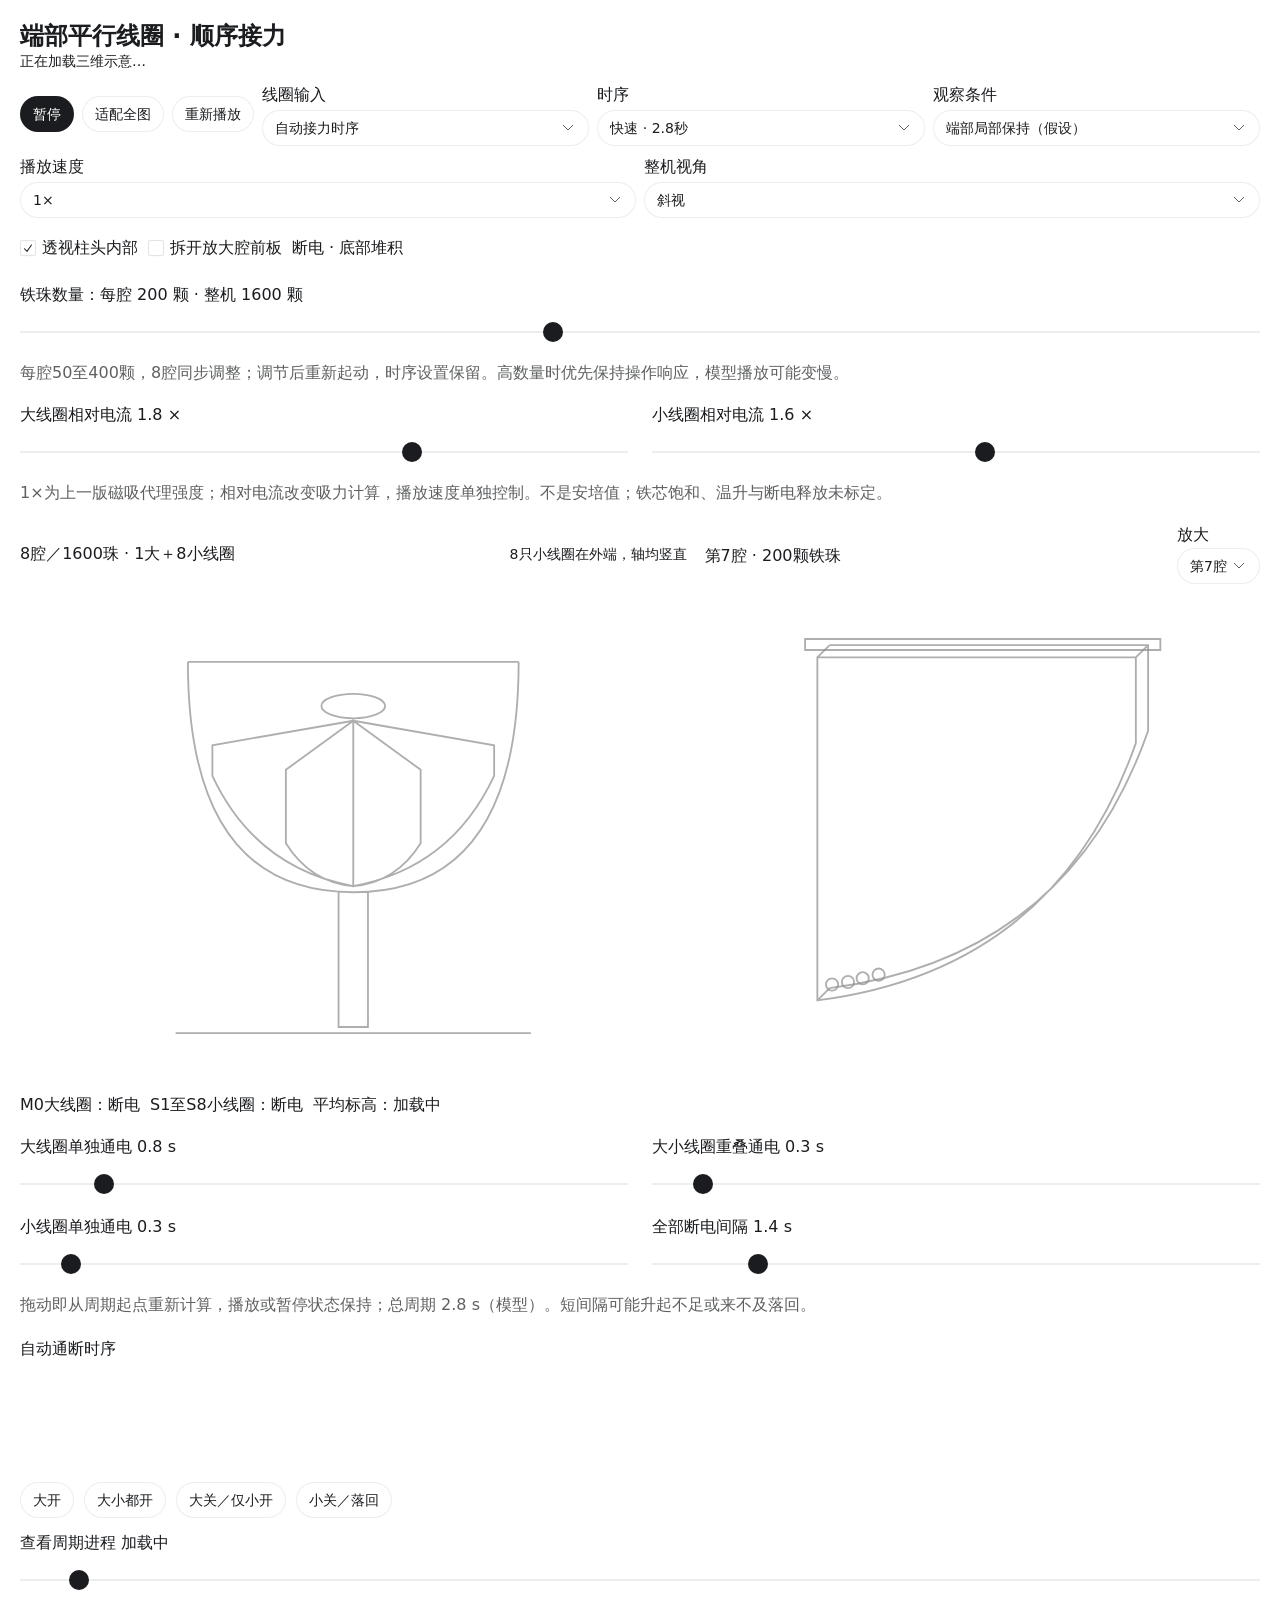
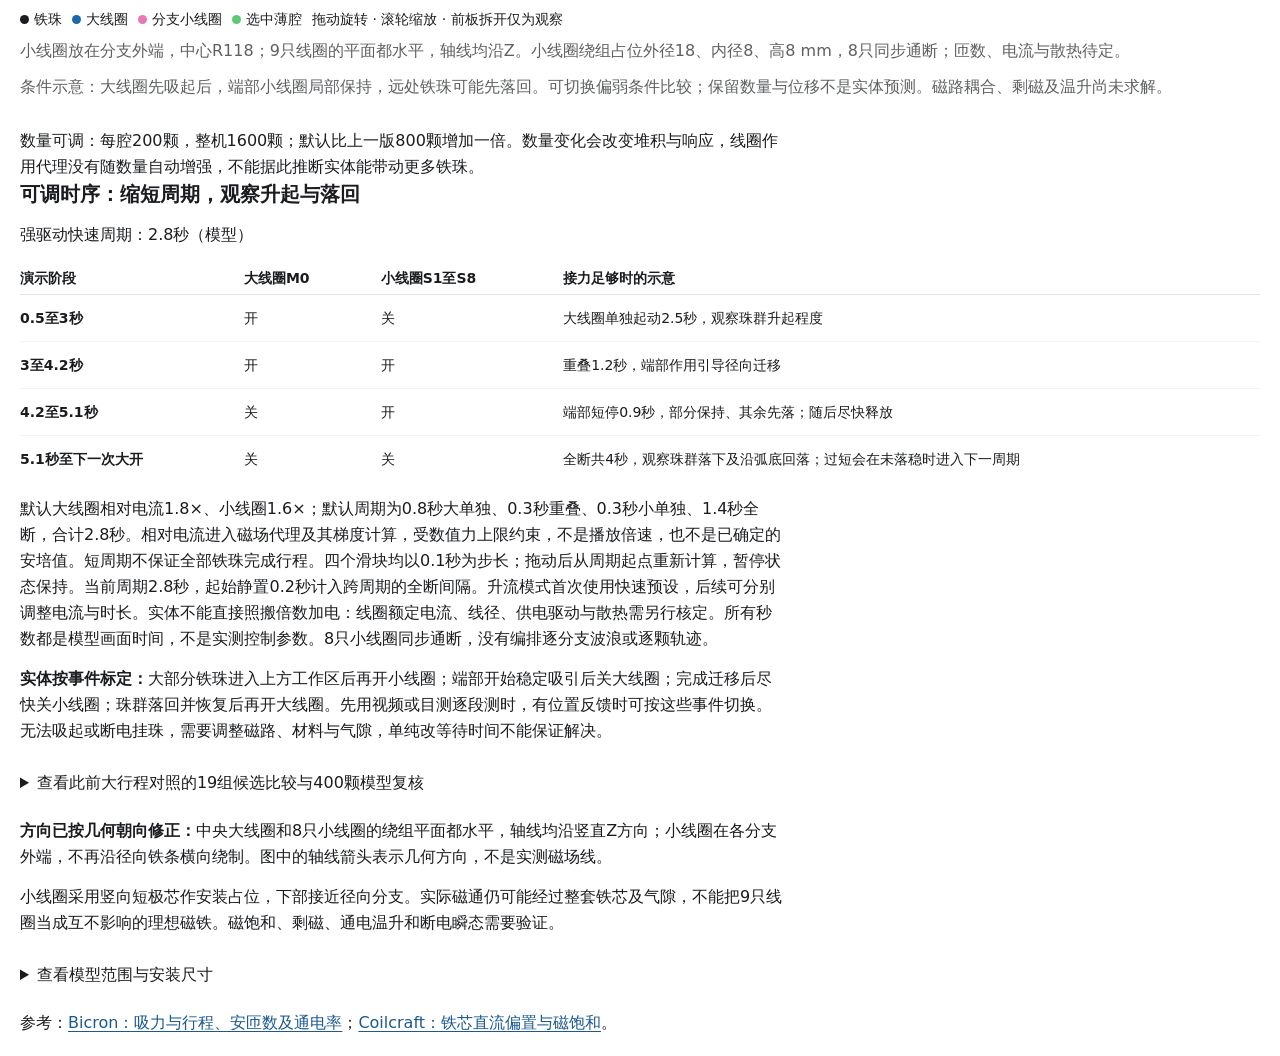
<file: src/page.template.html>
<!doctype html>
<html lang="zh-CN">
<head>
<meta charset="utf-8">
<meta name="viewport" content="width=device-width,initial-scale=1">
<title>端部平行线圈 · 8分支顺序接力</title>
<style>
:root {
  color-scheme: light dark;
  background-color: var(
    --background,
    var(--color-background-primary, light-dark(rgb(255 255 255), rgb(24 24 24)))
  ) !important;

  /* Agent-facing contract; keep in sync with SKILL.md. */
  --background: var(
    --color-background-primary,
    light-dark(rgb(255 255 255), rgb(24 24 24))
  );
  --foreground: var(
    --color-text-primary,
    light-dark(rgb(26 28 31), rgb(255 255 255))
  );
  --card: color-mix(in oklab, var(--foreground) 5%, var(--background));
  --card-foreground: var(
    --color-text-primary,
    light-dark(rgb(26 28 31), rgb(255 255 255))
  );
  --popover: var(
    --color-background-secondary,
    light-dark(rgb(255 255 255), rgb(45 45 45))
  );
  --popover-foreground: var(
    --color-text-primary,
    light-dark(rgb(26 28 31), rgb(255 255 255))
  );
  --primary: var(
    --color-text-info,
    light-dark(rgb(27 104 171), rgb(131 195 255))
  );
  --primary-foreground: var(
    --color-text-inverse,
    light-dark(rgb(255 255 255), rgb(13 13 13))
  );
  --secondary: var(
    --color-background-secondary,
    light-dark(rgb(255 255 255 / 96%), rgb(54 54 54 / 96%))
  );
  --secondary-foreground: var(
    --color-text-primary,
    light-dark(rgb(26 28 31), rgb(255 255 255))
  );
  --muted: color-mix(in srgb, var(--foreground) 10%, transparent);
  --muted-foreground: var(
    --color-text-secondary,
    light-dark(rgb(26 28 31 / 70%), rgb(255 255 255 / 70%))
  );
  --accent: var(
    --color-background-info,
    light-dark(rgb(229 242 255), rgb(13 39 63))
  );
  --accent-foreground: var(
    --color-text-info,
    light-dark(rgb(27 104 171), rgb(131 195 255))
  );
  --destructive: var(
    --color-text-warning,
    light-dark(rgb(226 85 7), rgb(255 133 73))
  );
  --border: var(
    --color-border-secondary,
    light-dark(rgb(26 28 31 / 8%), rgb(255 255 255 / 8.2%))
  );
  --input: var(
    --color-border-primary,
    light-dark(
      rgb(26 28 31 / 11.8%),
      color-mix(in oklab, rgb(0 0 0) 10%, transparent)
    )
  );
  --ring: var(
    --color-ring-primary,
    light-dark(rgb(51 156 255), rgb(131 195 255 / 76%))
  );
  --font-size-base: var(--font-text-md-size, 16px);
  --blue: light-dark(rgb(27 104 171), rgb(131 195 255));
  --orange: light-dark(rgb(226 85 7), rgb(251 106 34));
  --green: light-dark(rgb(0 162 64), rgb(64 201 119));
  --red: light-dark(rgb(224 46 42), rgb(255 103 100));
  --purple: light-dark(rgb(146 79 247), rgb(173 123 249));
  --yellow: light-dark(rgb(255 195 0), rgb(255 210 64));
  --viz-series-1: var(--primary);
  --viz-series-2: light-dark(rgb(243 136 59), rgb(245 154 86));
  --viz-series-3: light-dark(rgb(93 201 119), rgb(116 213 139));
  --viz-series-4: light-dark(rgb(235 119 177), rgb(240 143 192));
  --viz-series-5: light-dark(rgb(155 121 236), rgb(170 145 239));
  --viz-series-6: light-dark(rgb(58 185 177), rgb(90 203 194));

  /* Internal implementation variables; not part of the agent contract. */
  --font-sans:
    -apple-system-body, ui-sans-serif, -apple-system, system-ui, "Segoe UI",
    Helvetica, "Apple Color Emoji", Arial, sans-serif, "Segoe UI Emoji",
    "Segoe UI Symbol";
  --font-mono:
    ui-monospace, SFMono-Regular, "SF Mono", Menlo, Consolas, "Liberation Mono",
    monospace;
  --font-size-normal: max(11px, var(--font-size-base));
  --font-size-tooltip: calc(var(--font-size-base) - 1px);
  --font-size-small: max(11px, calc(var(--font-size-base) - 2px));
  --font-size-h1: calc(var(--font-size-normal) * 1.7142857143);
  --font-size-h2: calc(var(--font-size-normal) * 1.4285714286);
  --font-size-h3: calc(var(--font-size-normal) * 1.2857142857);
  --font-weight-normal: 400;
  --font-weight-medium: 500;
  --icon-size: 16px;
  --line-height-normal: calc(var(--font-size-normal) * 1.5);
  --line-height-tooltip: calc(var(--font-size-tooltip) * 1.4285714286);
  --line-height-small: calc(var(--font-size-small) + 4px);
  --corner-shape: round;
  --radius: var(--border-radius-lg, 8px);
  --radius-sm: calc(var(--radius) * 0.5);
  --radius-md: calc(var(--radius) * 0.75);
  --radius-lg: var(--radius);
  --radius-2xl: calc(var(--radius) * 2);
  --radius-full: 9999px;
  --shadow-sm: 0 1px 2px -1px rgb(0 0 0 / 8%);
  --checkmark-image: url("data:image/svg+xml,%3Csvg xmlns='http://www.w3.org/2000/svg' viewBox='0 0 17 17'%3E%3Cpath d='M12.8961 3.64101C13.1297 3.41418 13.4984 3.37523 13.7779 3.56581C14.0571 3.75635 14.1554 4.11331 14.0299 4.41347L13.9615 4.53847L7.71151 13.7045C7.59411 13.8767 7.4063 13.9877 7.19881 14.0072C6.99136 14.0267 6.78564 13.9533 6.63826 13.806L2.88826 10.056L2.79842 9.9457C2.6192 9.67407 2.64927 9.30496 2.88826 9.06581C3.12738 8.82669 3.49647 8.79676 3.76815 8.97597L3.8785 9.06581L7.03084 12.2182L12.8053 3.74941L12.8961 3.64101Z'/%3E%3C/svg%3E");

  /* Legacy aliases; not part of the current agent contract. */
  --viz-bg: transparent;
  --viz-panel: var(--card);
  --viz-border: var(--border);
  --viz-text: var(--foreground);
  --viz-muted: var(--muted-foreground);
  --viz-accent: var(--primary);
  --viz-accent-text: var(--primary-foreground);
  --viz-accent-bg: var(--accent);
  --viz-font-size: var(--font-size-base);
  --viz-warning: var(--destructive);
}

:root[data-theme="light"] {
  color-scheme: light;
}

:root[data-theme="dark"] {
  color-scheme: dark;
}

* {
  box-sizing: border-box;
}

html > body {
  /* Preserve MCP aliases for older inline renderers without creating :root cycles. */
  --color-background-primary: var(
    --background,
    light-dark(rgb(255 255 255), rgb(24 24 24))
  );
  --color-text-primary: var(
    --foreground,
    light-dark(rgb(26 28 31), rgb(255 255 255))
  );
  --color-border-secondary: var(
    --border,
    light-dark(rgb(26 28 31 / 8%), rgb(255 255 255 / 8.2%))
  );

  margin: 0;
  padding: var(--visualize-paint-gutter, 0px);
  color: var(--foreground);
  background: transparent !important;
  font-family: var(--font-sans) !important;
  -webkit-font-smoothing: antialiased;
  font-size: var(--font-size-base);
  line-height: calc(var(--font-size-base) * 1.625);
  font-weight: var(--font-weight-normal);
}

.cursor-interaction {
  cursor: var(--cursor-interaction, pointer);
}

a {
  color: color-mix(in srgb, var(--viz-accent) 80%, var(--viz-text) 20%);
  cursor: var(--cursor-interaction, pointer);
  text-decoration: none;
  text-underline-offset: 2px;
  font-weight: inherit;
}

a:is(:hover, :focus-visible) {
  text-decoration-line: underline;
  text-decoration-style: dashed;
  text-decoration-thickness: 0.5px;
}

h1,
h2,
h3,
h4,
h5,
h6,
p {
  margin-block: 0;
}
p,
h1,
h2,
h3,
h4,
h5,
h6,
li,
.table {
  font-family: var(--font-sans);
}

h1 {
  font-size: calc(var(--font-size-base) * 1.5);
  line-height: 1.3333333333;
}

h2 {
  font-size: calc(var(--font-size-base) * 1.25);
  line-height: 1.4;
}
h3 {
  font-size: calc(var(--font-size-base) * 1.125);
  line-height: 1.5555555556;
}
h4 {
  font-size: var(--font-size-base);
  line-height: 1.5;
}
h5,
h6 {
  font-size: var(--font-size-base);
  line-height: calc(var(--font-size-base) * 1.625);
}

h1,
h2,
h3,
h4,
h5,
h6,
b,
strong,
th {
  font-weight: 600;
}

code:not(pre code) {
  display: inline;
  padding: 1px 6px;
  border-radius: var(--radius-sm);
  corner-shape: var(--corner-shape);
  background: var(--muted);
  font-family: var(--font-mono);
  font-size: 0.92em;
  overflow-wrap: anywhere;
  -webkit-box-decoration-break: clone;
  box-decoration-break: clone;
  word-break: break-word;
}
pre,
pre code {
  font-family: var(--font-mono);
  font-size: 12px;
  line-height: 20px;
}

.table-responsive {
  width: 100%;
  overflow-x: auto;
  scrollbar-width: thin;
}

.table {
  width: 100%;
  color: var(--foreground);
  font: inherit;
  text-align: start;
  border-collapse: separate;
  border-spacing: 0;
  font-size: calc(var(--font-size-base) * 0.875);
  line-height: calc(var(--font-size-base) * 1.625);
  font-family: var(--font-sans);
}

.table :is(th, td) {
  padding-block: 10px;
  padding-inline: 0 24px;
  overflow-wrap: anywhere;
  border-bottom: 1px solid var(--border);
  text-align: start;
  vertical-align: top;
  border-bottom-color: color-mix(in srgb, var(--foreground) 5%, transparent);
}
.table :is(th, td):not(:last-child) {
  padding-inline-end: calc(var(--font-size-base) * 1.5);
}

.table-responsive > .table :is(th, td) {
  overflow-wrap: break-word;
}

.table :is(th, td):last-child {
  padding-inline-end: 0;
}

.table :is(caption, thead th) {
  font-weight: 600;
}

.table thead :is(th, td) {
  border-bottom-color: var(--border-strong, var(--input));
  padding-block: calc(var(--font-size-base) / 2);
  line-height: var(--font-size-base);
}

.table tbody tr:last-child :is(th, td) {
  border-bottom: 0;
}
.table tbody :is(th, td) {
  padding-block: calc(var(--font-size-base) * 0.625);
}

.table.table-sm :is(th, td) {
  padding-block: 8px;
}

.table.table-sm :is(th, td):not(:last-child) {
  padding-inline-end: 16px;
}

.table :is(.text-end, [align="right"]) {
  text-align: end;
  font-variant-numeric: tabular-nums;
}

.table :is(.text-center, [align="center"]) {
  text-align: center;
}

.table .text-nowrap {
  white-space: nowrap;
}

#widget {
  display: flex;
  flex-direction: column;
  gap: 12px;
  width: 100%;
  padding: 0;
  background: transparent !important;
}

.card {
  min-width: 0;
  padding: 12px;
  overflow: hidden;
  overflow-wrap: break-word;
  border-radius: var(--radius-2xl);
  corner-shape: var(--corner-shape);
  color: var(--card-foreground);
  background: var(--card);
}

.widget {
  min-width: 0;
  overflow: hidden;
  border: 0;
  border-radius: var(--radius-lg);
  corner-shape: var(--corner-shape);
  box-shadow: 0 0 0 0.5px var(--border-strong, var(--border));
  color: var(--foreground);
  background: var(--background);
}

#widget > :not(.card, .widget, .progress) {
  width: 100% !important;
  max-width: none !important;
  margin: 0 !important;
  padding: 0 !important;
  border: 0 !important;
  border-radius: 0 !important;
  background: transparent !important;
  box-shadow: none !important;
}

.tooltip {
  position: fixed;
  z-index: 50;
  top: 0;
  left: 0;
  width: max-content;
  max-width: min(
    20rem,
    var(--tooltip-available-width, calc(100vw - 10px)),
    calc(100vw - 10px)
  );
  max-height: min(
    var(--tooltip-available-height, calc(100vh - 10px)),
    calc(100vh - 10px)
  );
  border: 1px solid var(--border);
  corner-shape: var(--corner-shape);
  overflow-wrap: break-word;
  white-space: normal;
  pointer-events: none;
  user-select: none;
  font-family: var(--font-sans);
  padding: 5px 12px;
  border-color: color-mix(
    in oklab,
    light-dark(var(--primary-foreground), var(--foreground)) 5%,
    transparent
  );
  border-radius: var(--radius-2xl);
  color: light-dark(var(--primary-foreground), var(--foreground));
  background: light-dark(var(--foreground), var(--popover));
  box-shadow: 0 8px 18px rgb(15 23 42 / 20%);
  letter-spacing: -0.15px;
  font-size: calc(var(--font-size-base) * 14 / 16);
  font-size: round(nearest, calc(var(--font-size-base) * 14 / 16), 1px);
  font-weight: 600;
  line-height: 18px;
  text-align: center;
}

.viz-grid {
  display: grid;
  grid-template-columns: repeat(auto-fit, minmax(max(180px, 24%), 1fr));
  gap: 10px;
}

.viz-stat {
  display: flex;
  flex-direction: column;
  gap: 2px;
}

.viz-stat-value {
  font-size: var(--font-size-h2);
  font-weight: var(--font-weight-medium);
  line-height: 1.25;
}

.viz-row {
  display: flex;
  flex-wrap: wrap;
  align-items: center;
  gap: 10px;
}

hr {
  width: 100%;
  height: 1px;
  margin-block: 6px;
  border: 0;
  background: var(--border);
}

.nav {
  display: flex;
  min-width: 0;
  align-items: center;
  gap: 4px;
}

.progress {
  display: flex;
  height: 8px;
  margin-block: calc((var(--line-height-normal, 1.5em) - 8px) / 2);
  overflow: hidden;
  border: 0;
  border-radius: var(--radius-full);
  background: var(--muted);
}

.progress-bar:only-child {
  border-radius: var(--radius-full);
}

.progress-bar {
  height: 100%;
  flex-shrink: 0;
  border: 0;
  background: var(--viz-series-1);
}

.viz-badge {
  display: inline-flex;
  align-items: center;
  padding: 4px 8px;
  border-radius: var(--radius-sm);
  color: color-mix(in srgb, var(--foreground) 40%, var(--muted-foreground));
  background: color-mix(in srgb, var(--foreground) 5%, transparent);
  font-family: var(--font-sans);
  font-size: calc(var(--font-size-base) * 14 / 16);
  font-size: round(nearest, calc(var(--font-size-base) * 14 / 16), 1px);
  font-weight: var(--font-weight-normal);
  line-height: 1;
}

small,
.text-small {
  font-size: var(--font-size-small);
  line-height: var(--line-height-small);
}

.text-muted {
  color: var(--muted-foreground);
}

.tabular-nums {
  font-variant-numeric: tabular-nums;
}

.sr-only {
  position: absolute;
  width: 1px;
  height: 1px;
  padding: 0;
  overflow: hidden;
  clip: rect(0, 0, 0, 0);
  white-space: nowrap;
  border: 0;
}

.viz-controls {
  display: flex;
  flex-wrap: wrap;
  align-items: center;
  gap: 8px;
}

.viz-controls > .form-label {
  display: grid;
  min-width: min(100%, 260px);
  flex: 1 1 280px;
  grid-template-columns: minmax(0, 1fr) auto;
  align-items: baseline;
  gap: 2px 12px;
  margin-bottom: 0;
}

.viz-controls > .form-label > :is(.form-control, .form-range, .form-select) {
  grid-column: 1 / -1;
}

.btn,
.nav-link,
.form-check-input,
.form-control,
.form-range,
.form-select {
  font: inherit;
}

/* Match inline alignment without overriding a containing flex or grid layout. */
.btn,
.nav-link,
.form-control,
.form-select,
.form-range,
.form-check {
  vertical-align: middle;
}

.btn,
.nav-link {
  --btn-size: calc(12px + 2 * var(--control-spacing, 12px));
  appearance: button;
  display: inline-flex;
  inline-size: fit-content;
  max-inline-size: 100%;
  align-items: center;
  justify-content: center;
  gap: 4px;
  margin: 0;
  padding: 0 8px;
  -webkit-app-region: no-drag;
  border: 1px solid var(--input);
  corner-shape: var(--corner-shape);
  cursor: var(--cursor-interaction, pointer);
  text-align: center;
  text-decoration: none;
  white-space: nowrap;
  user-select: none;
  -webkit-font-smoothing: inherit;
  font-family: var(--font-sans);
  height: fit-content;
  min-height: var(--btn-size);
  padding-inline: var(--control-spacing, 12px);
  border-color: transparent;
  border-radius: var(--radius-full);
  color: var(--foreground);
  background: color-mix(in srgb, var(--foreground) 5%, transparent);
  font-size: calc(var(--font-size-base) * 14 / 16);
  font-size: round(nearest, calc(var(--font-size-base) * 14 / 16), 1px);
  font-weight: var(--font-weight-normal);
  line-height: 18px;
}

.btn {
  border-color: var(--border);
  color: var(--secondary-foreground);
  background: var(--secondary);
}

/* Codex Button size="compact"; appearance stays with the button variant. */
.btn-sm {
  --btn-size: 24px;
  padding-inline: 8px;
  font-size: calc(var(--font-size-base) * 12 / 16);
  font-size: round(nearest, calc(var(--font-size-base) * 12 / 16), 1px);
  line-height: 16px;
}

.btn:is(.btn-block, .viz-tile) {
  inline-size: 100%;
}

.btn.viz-tile {
  min-width: 0;
  overflow-wrap: anywhere;
  white-space: normal;
}

a.btn {
  cursor: var(--cursor-interaction, pointer);
  text-decoration: none;
}

.btn:not(:disabled):hover {
  background: light-dark(
    color-mix(in srgb, var(--foreground) 5.5%, transparent),
    color-mix(in srgb, var(--foreground) 8%, transparent)
  );
}

.nav-link:not(:disabled):not([aria-disabled="true"]):hover {
  background: color-mix(in srgb, var(--foreground) 10%, transparent);
}

.btn-primary {
  border-color: var(--border);
  color: var(--primary-foreground);
  background: var(--foreground);
  background-clip: border-box;
}

.btn-primary .text-muted {
  color: color-mix(in srgb, var(--primary-foreground) 50%, transparent);
}

.btn-primary:not(:disabled):hover {
  background: color-mix(in srgb, var(--foreground) 80%, transparent);
  background-clip: border-box;
}

.btn-ghost {
  border-color: transparent;
  color: var(--muted-foreground);
  background: transparent;
}

.btn-ghost:not(:disabled):hover {
  color: var(--muted-foreground);
  background: light-dark(
    color-mix(in srgb, var(--foreground) 5.5%, transparent),
    color-mix(in srgb, var(--foreground) 8%, transparent)
  );
}

.nav-pills .nav-link {
  min-width: 0;
  border-color: transparent;
  color: var(--muted-foreground);
  background: transparent;
}

.nav-justified .nav-link {
  flex: 1 1 0;
  overflow-wrap: anywhere;
  white-space: normal;
}

.nav-pills .nav-link.active {
  color: var(--foreground);
  background: var(--muted);
}

/* Shared preview chrome; product styles stay inside each variant. */
.viz-dotted-background {
  background-image: radial-gradient(
    circle,
    color-mix(in srgb, var(--foreground) 14%, transparent) 0.8px,
    transparent 0.8px
  );
  background-position: center;
  background-size: 16px 16px;
}

.viz-carousel {
  position: relative;
  min-width: 0;
}

.viz-carousel:has(> .viz-carousel-controls) {
  min-height: calc(60px + var(--viz-carousel-picker-height, 0px));
  padding-bottom: 60px;
}

.viz-carousel > [data-variant][hidden] {
  display: none !important;
}

.viz-carousel > [data-variant] {
  isolation: isolate;
}

.viz-carousel-controls {
  --viz-carousel-hover: light-dark(
    color-mix(in srgb, var(--foreground) 5.4%, transparent),
    color-mix(in srgb, var(--foreground) 7.8%, transparent)
  );
  position: absolute;
  z-index: 2;
  bottom: 8px;
  left: 50%;
  display: flex;
  width: max-content;
  /* Leave room for the host's design-controls launcher at the trailing edge. */
  max-width: calc(100% - 96px);
  align-items: center;
  gap: 0;
  padding: 0;
  border: 1px solid var(--border);
  border-radius: 16px;
  color: var(--foreground);
  background: var(--background);
  font-family: var(--font-sans);
  /* Match the settings dropdown chrome independently of the content font size. */
  font-size: 13px;
  font-weight: var(--font-weight-normal);
  line-height: 18px;
  transform: translateX(-50%);
  user-select: none;
}

/* Keep authored mockup button styles out of the shared carousel chrome. */
.viz-carousel-controls button,
.viz-carousel-picker > summary {
  display: flex !important;
  height: auto !important;
  min-height: 30px;
  align-items: center !important;
  justify-content: center !important;
  gap: 4px;
  padding: 0 6px !important;
  -webkit-app-region: no-drag;
  border: 0 !important;
  border-radius: 14px !important;
  color: inherit !important;
  background: transparent !important;
  font: inherit !important;
  -webkit-tap-highlight-color: transparent;
}

.viz-carousel-controls > button,
.viz-carousel-picker > summary {
  position: relative;
  isolation: isolate;
}

.viz-carousel-controls > button {
  --icon-size: 16px;
  width: 30px !important;
  padding: 0 !important;
}

.viz-carousel-picker > summary {
  padding-inline: 12px !important;
}

.viz-carousel-controls .viz-carousel-caret {
  width: 14px;
  height: 14px;
  flex: none;
  margin: 0;
  color: inherit;
  transform: rotate(180deg);
}

.viz-carousel-controls > button > svg,
.viz-carousel-controls .viz-carousel-caret,
.viz-carousel-count {
  opacity: 0.5;
}

.viz-carousel-controls > button::before,
.viz-carousel-picker > summary::before {
  position: absolute;
  z-index: -1;
  inset: 3px;
  border-radius: 12px;
  content: "";
  pointer-events: none;
}

.viz-carousel-controls > button:hover::before,
.viz-carousel-picker > summary:hover::before {
  background: var(--viz-carousel-hover);
}

.viz-carousel-controls > button,
.viz-carousel-controls [data-lucide],
.viz-carousel-controls .lucide {
  flex-shrink: 0;
}

.viz-carousel-picker {
  min-width: 0;
}

.viz-carousel-picker > summary {
  min-width: 0;
  list-style: none;
}

.viz-carousel-picker > summary::-webkit-details-marker {
  display: none;
}

.viz-carousel-count {
  flex-shrink: 0;
  white-space: nowrap;
}

.viz-carousel-name {
  min-width: 0;
  overflow: hidden;
  text-overflow: ellipsis;
  white-space: nowrap;
}

.viz-carousel-options {
  position: absolute;
  right: 0;
  bottom: calc(100% + 4px);
  left: 0;
  display: flex;
  max-height: 240px;
  flex-direction: column;
  gap: 2px;
  overflow: auto;
  padding: 4px;
  border: 1px solid var(--border);
  border-radius: var(--radius-lg);
  background: var(--background);
  box-shadow: 0 4px 12px light-dark(rgb(0 0 0 / 6%), rgb(0 0 0 / 25%));
}

.viz-carousel-options > button {
  border-radius: max(0px, calc(var(--radius-lg) - 5px)) !important;
  width: 100% !important;
  min-height: 28px;
  justify-content: flex-start !important;
  padding: 4px 8px !important;
  font-size: var(--font-size-small) !important;
  text-align: start;
  white-space: normal;
  overflow-wrap: anywhere;
}

.viz-carousel-options > [aria-current="true"],
.viz-carousel-options > button:hover {
  background: var(--viz-carousel-hover) !important;
}

.btn:disabled,
.nav-link:disabled,
.nav-link[aria-disabled="true"] {
  cursor: not-allowed;
  opacity: 0.4;
}

[data-lucide] {
  stroke-width: 1.6;
}

.form-label {
  display: block;
  margin-bottom: 6px;
  color: var(--foreground);
}

.form-control {
  display: block;
  width: 100%;
  padding: 0 8px;
  outline: none;
  border: 1px solid var(--input);
  corner-shape: var(--corner-shape);
  color: var(--foreground);
  font-family: var(--font-sans);
  height: calc(12px + 2 * var(--control-spacing, 12px));
  min-height: calc(12px + 2 * var(--control-spacing, 12px));
  padding-inline: calc(4px + var(--control-spacing, 12px) / 2);
  border-color: var(--input);
  border-radius: var(--radius-md);
  background: color-mix(in srgb, var(--popover) 96%, transparent);
  font-size: calc(var(--font-size-base) * 14 / 16);
  font-size: round(nearest, calc(var(--font-size-base) * 14 / 16), 1px);
  font-weight: var(--font-weight-normal);
  line-height: 1.4285714286;
}
.form-control:is(
  [type="file"],
  [type="date"],
  [type="datetime-local"],
  [type="month"],
  [type="week"],
  [type="color"]
) {
  height: calc(12px + 2 * var(--control-spacing, 12px));
  min-height: calc(12px + 2 * var(--control-spacing, 12px));
  line-height: 18px;
}
.form-control:is(
  [type="date"],
  [type="datetime-local"],
  [type="month"],
  [type="week"]
) {
  padding-inline: var(--control-spacing, 12px);
}

.form-control::placeholder {
  color: var(--muted-foreground);
}

.form-control[type="file"] {
  overflow: hidden;
  cursor: var(--cursor-interaction, pointer);
  padding: 0;
}

.form-control[type="file"]::file-selector-button {
  padding: 0 8px;
  border: 0;
  border-right: 1px solid var(--input);
  color: var(--secondary-foreground);
  background: var(--secondary);
  cursor: inherit;
  font: inherit;
  min-height: calc(10px + 2 * var(--control-spacing, 12px));
  padding-inline: var(--control-spacing, 12px);
  margin-inline-end: var(--control-spacing, 12px);
}

.form-control[type="file"]:not(:disabled):hover::file-selector-button {
  background: color-mix(in srgb, var(--foreground) 6%, var(--secondary));
}

.form-control-color[type="color"] {
  width: 40px;
  height: calc(12px + 2 * var(--control-spacing, 12px));
  padding: 3px;
  cursor: var(--cursor-interaction, pointer);
}

.form-control-color[type="color"]::-webkit-color-swatch-wrapper {
  padding: 0;
}

.form-control-color[type="color"]::-webkit-color-swatch {
  border: 0;
  border-radius: calc(var(--radius-lg) - 4px);
  corner-shape: var(--corner-shape);
}

textarea.form-control {
  height: auto;
  resize: vertical;
  min-height: 96px;
  padding: 8px 10px;
}

.form-control:focus-visible {
  border-color: var(--ring);
  box-shadow: none;
}
.form-control:disabled {
  color: var(--muted-foreground);
  background: color-mix(in srgb, var(--foreground) 5%, transparent);
  opacity: 1;
}
.form-control[aria-invalid="true"] {
  border-color: var(--red);
  box-shadow: 0 0 0 2px color-mix(in srgb, var(--red) 20%, transparent);
}

.form-control:disabled,
.form-select:disabled {
  cursor: not-allowed;
}

.form-select {
  appearance: none;
  display: block;
  width: 100%;
  height: fit-content;
  min-height: calc(12px + 2 * var(--control-spacing, 12px));
  margin: 0;
  /* The secondary icon role is 14px at compact density and 16px at web density. */
  --icon-size: calc(10px + var(--control-spacing, 12px) / 2);
  /* Settings dropdowns retain a 12px inset and a 4px text-to-chevron gap. */
  padding: 0 calc(16px + var(--icon-size)) 0 12px;
  outline: none;
  border: 1px solid var(--border);
  border-radius: var(--radius-full);
  corner-shape: var(--corner-shape);
  color: var(--foreground);
  background-color: var(--secondary);
  background-image:
    linear-gradient(
      45deg,
      transparent calc(50% - 0.6px),
      var(--muted-foreground) calc(50% - 0.6px) calc(50% + 0.6px),
      transparent calc(50% + 0.6px)
    ),
    linear-gradient(
      135deg,
      transparent calc(50% - 0.6px),
      var(--muted-foreground) calc(50% - 0.6px) calc(50% + 0.6px),
      transparent calc(50% + 0.6px)
    );
  background-position:
    calc(100% - 12px - var(--icon-size) / 2) 50%,
    calc(100% - 12px - var(--icon-size) * 0.18) 50%;
  background-repeat: no-repeat;
  background-size: calc(var(--icon-size) * 0.32) calc(var(--icon-size) * 0.32);
  cursor: var(--cursor-interaction, default);
  font-size: calc(var(--font-size-base) * 14 / 16);
  font-size: round(nearest, calc(var(--font-size-base) * 14 / 16), 1px);
  font-weight: var(--font-weight-normal);
  line-height: 18px;
}

.form-select :is(option, optgroup) {
  color: var(--popover-foreground);
  background-color: var(--popover);
}

.form-select :is(option, optgroup):disabled {
  color: var(--muted-foreground);
}

.form-select:not(:disabled):hover {
  background-color: light-dark(
    color-mix(in srgb, var(--foreground) 5.5%, transparent),
    color-mix(in srgb, var(--foreground) 8%, transparent)
  );
}

.form-select:focus-visible {
  box-shadow: 0 0 0 2px var(--ring);
}
.form-select:disabled {
  opacity: 0.4;
}

.form-check {
  display: flex;
  min-height: calc(12px + 2 * var(--control-spacing, 12px));
  align-items: center;
  gap: 6px;
}

.form-check-input {
  appearance: none;
  width: 14px;
  height: 14px;
  flex: 0 0 auto;
  margin: 0;
  border: 1px solid var(--input);
  color: var(--primary-foreground);
  background-color: transparent;
  cursor: var(--cursor-interaction, default);
  transition:
    background-color 150ms,
    border-color 150ms,
    box-shadow 150ms;
}

.form-check:not(.form-switch) .form-check-input[type="checkbox"] {
  corner-shape: round;
  box-shadow: var(--shadow-sm);
  position: relative;
  width: calc(10px + var(--control-spacing, 12px) / 2);
  height: calc(10px + var(--control-spacing, 12px) / 2);
  border-color: var(--border-strong, var(--input));
  border-radius: calc(var(--radius-sm) / 2);
  background-color: transparent;
  color: var(--foreground);
}

.form-check:not(.form-switch)
  .form-check-input:not(:disabled):not(:checked):hover {
  background-color: var(--card);
}

.form-check:not(.form-switch)
  .form-check-input[type="checkbox"]:is(:checked, :indeterminate) {
  border-color: var(--border-strong, var(--input));
  background-color: color-mix(in srgb, var(--popover) 96%, transparent);
}

.form-check:not(.form-switch)
  .form-check-input[type="checkbox"]:checked::before {
  display: block;
  width: 100%;
  height: 100%;
  background: var(--primary-foreground);
  content: "";
  mask: var(--checkmark-image) center / 12px 12px no-repeat;
  background-color: var(--foreground);
}
.form-check:not(.form-switch)
  .form-check-input[type="checkbox"]:indeterminate::before {
  position: absolute;
  inset: 0;
  display: block;
  width: 65%;
  height: 6.65%;
  margin: auto;
  border-radius: var(--radius-full);
  background: var(--foreground);
  mask: none;
  content: "";
}

.form-check-input[type="radio"] {
  border-radius: var(--radius-full);
  width: 16px;
  height: 16px;
  border: 0;
  box-shadow: inset 0 0 0 1px var(--input);
}

.form-check-input[type="radio"]:checked {
  border: 0;
  background: radial-gradient(
    circle,
    var(--primary-foreground) 0 3px,
    var(--foreground) 3px
  );
  box-shadow: none;
}

.form-check:not(.form-switch) .form-check-input:focus-visible {
  outline: 2px solid var(--ring);
  outline-offset: 2px;
}
.form-check:not(.form-switch) .form-check-input[type="checkbox"]:focus-visible {
  border-color: var(--ring);
  outline: none;
  box-shadow: 0 0 0 2px var(--ring);
}

.form-check:not(.form-switch) .form-check-input:disabled {
  cursor: not-allowed;
  pointer-events: none;
}

.form-check:not(.form-switch) .form-check-input:disabled + .form-check-label {
  cursor: not-allowed;
}
.form-check:not(.form-switch) .form-check-input[type="radio"]:disabled,
.form-check:not(.form-switch)
  .form-check-input[type="radio"]:disabled
  + .form-check-label {
  opacity: 0.5;
}

.form-switch .form-check-input:disabled,
.form-switch .form-check-input:disabled + .form-check-label {
  cursor: not-allowed;
  opacity: 0.6;
}

.form-check-label {
  color: var(--foreground);
  cursor: var(--cursor-interaction, default);
}

.form-switch .form-check-input {
  position: relative;
  width: 32px;
  height: 20px;
  border: 0;
  border-radius: var(--radius-full);
  background: var(--muted);
  box-shadow: none;
  transition: background-color 200ms cubic-bezier(0, 0, 0.2, 1);
}

.form-switch .form-check-input::before {
  position: absolute;
  top: 50%;
  left: 0;
  width: 16px;
  height: 16px;
  box-sizing: border-box;
  border: 1px solid light-dark(var(--primary-foreground), var(--foreground));
  border-radius: var(--radius-full);
  box-shadow: var(--shadow-sm);
  content: "";
  transform: translate(2px, -50%);
  transition: transform 200ms cubic-bezier(0, 0, 0.2, 1);
  border-color: #fff;
  background: #fff;
}

.form-switch .form-check-input:checked {
  background: var(--blue);
}

.form-switch .form-check-input:checked::before {
  transform: translate(14px, -50%);
}

.form-switch .form-check-input:focus-visible {
  box-shadow: 0 0 0 2px var(--ring);
  outline: none;
}

.form-range {
  appearance: none;
  display: block;
  width: 100%;
  flex: 1;
  margin: 0;
  padding: 0;
  border: 0;
  accent-color: var(--primary);
  height: calc(12px + 2 * var(--control-spacing, 12px));
  min-height: calc(12px + 2 * var(--control-spacing, 12px));
  outline: none;
  border-radius: var(--radius-full);
  color: var(--foreground);
  background: transparent;
}

.form-range::-webkit-slider-runnable-track {
  background: var(--form-range-track, var(--border));
  height: 2px;
  border-radius: var(--radius-full);
}

.form-range::-webkit-slider-thumb {
  appearance: none;
  width: 20px;
  height: 20px;
  border: 1px solid var(--border);
  border-radius: var(--radius-full);
  margin-top: -9px;
  border-color: transparent;
  background: currentColor;
  box-shadow: var(--shadow-sm);
}

/* Outline the native track and thumb, preserving the larger input hit area. */
.form-range:focus-visible::-webkit-slider-runnable-track {
  outline: 2px auto Highlight;
  outline-color: -webkit-focus-ring-color;
}

.form-range::-moz-range-track {
  background: var(--form-range-track, var(--border));
  height: 2px;
  border-radius: var(--radius-full);
}

.form-range::-moz-range-thumb {
  width: 20px;
  height: 20px;
  border: 1px solid var(--border);
  border-radius: var(--radius-full);
  border-color: transparent;
  background: currentColor;
  box-shadow: var(--shadow-sm);
}

.form-range:focus-visible::-moz-range-thumb {
  outline: 2px solid Highlight;
  outline-offset: 2px;
}

.form-range:disabled {
  opacity: 1;
  cursor: default;
}

.btn:not(.btn-primary, .viz-tile):is(
  [aria-pressed="true"],
  [aria-selected="true"],
  .is-selected
) {
  border-color: transparent;
  color: var(--primary-foreground);
  background: var(--blue);
}

.btn.viz-tile:is([aria-pressed="true"], [aria-selected="true"], .is-selected) {
  border-color: var(--primary);
  box-shadow: inset 0 0 0 1px var(--primary);
}

.btn:focus-visible,
.nav-link:focus-visible {
  outline-offset: 2px;
  outline: none;
  box-shadow: 0 0 0 2px var(--ring);
}

.viz-carousel-controls :is(button, summary):focus-visible {
  outline: 2px solid var(--ring) !important;
  outline-offset: 2px !important;
}

/* Web recipes are the default, including on renderers without inline style queries. */
@supports (border-radius: if(style(--corner-shape: round): 1px; else: 2px)) {
  /* Match the host's proportional text-sm scale at every text preference. */
  .tooltip,
  .viz-badge,
  .btn,
  .nav-link,
  .form-control,
  .form-select {
    font-size: if(
      style(--corner-shape: round): round(
          nearest,
          calc(var(--font-size-base) * 14 / 16),
          1px
        );
        else: round(nearest, calc(var(--font-size-base) * 13 / 14), 1px)
    );
  }

  .btn-sm {
    font-size: if(
      style(--corner-shape: round): round(
          nearest,
          calc(var(--font-size-base) * 12 / 16),
          1px
        );
        else: round(nearest, calc(var(--font-size-base) * 12 / 14), 1px)
    );
  }

  .btn,
  .nav-link,
  .form-select {
    border-radius: if(
      style(--corner-shape: round): var(--radius-full); else: var(--radius-lg)
    );
  }

  .form-check:not(.form-switch) .form-check-input[type="checkbox"] {
    border-radius: if(
      style(--corner-shape: round): calc(var(--radius-sm) / 2);
        else: calc(var(--radius-lg) * 0.4)
    );
  }

  .tooltip {
    font-weight: if(
      style(--corner-shape: round): 600; else: var(--font-weight-normal)
    );
  }
}

@media (pointer: coarse) {
  .viz-carousel:has(> .viz-carousel-controls) {
    min-height: calc(76px + var(--viz-carousel-picker-height, 0px));
    padding-bottom: 76px;
  }

  .btn,
  .nav-link,
  .viz-carousel-controls button,
  .viz-carousel-picker > summary,
  .form-control,
  .form-select {
    --btn-size: 44px;
    min-width: 44px;
    min-height: 44px;
  }

  /* Keep small-screen WebKit from zooming when a text field receives focus. */
  .form-control,
  .form-select {
    font-size: max(16px, calc(var(--font-size-base) * 14 / 16));
    font-size: max(
      16px,
      round(nearest, calc(var(--font-size-base) * 14 / 16), 1px)
    );
  }
  .form-control:is(
    [type="file"],
    [type="date"],
    [type="datetime-local"],
    [type="month"],
    [type="week"],
    [type="time"],
    [type="color"]
  ) {
    height: 44px;
    min-height: 44px;
    font-size: max(16px, calc(var(--font-size-base) * 14 / 16));
    font-size: max(
      16px,
      round(nearest, calc(var(--font-size-base) * 14 / 16), 1px)
    );
  }

  .form-control[type="file"]::file-selector-button {
    min-width: 44px;
    min-height: 44px;
  }

  .form-control-color[type="color"] {
    width: 44px;
    height: 44px;
  }

  .form-control:is(
    [type="date"],
    [type="datetime-local"],
    [type="month"],
    [type="time"],
    [type="week"]
  ) {
    min-width: 0;
    max-width: 100%;
    padding-block: 8px;
  }

  .form-check {
    min-height: 44px;
    padding-inline: 15px;
  }

  .form-check-input {
    position: relative;
  }

  .form-check-input::after {
    position: absolute;
    top: 50%;
    left: 50%;
    width: 44px;
    height: 44px;
    content: "";
    transform: translate(-50%, -50%);
  }

  .form-check-label {
    display: inline-flex;
    min-width: 44px;
    min-height: 44px;
    align-items: center;
  }

  .form-range {
    height: 44px;
    touch-action: pan-y;
  }
}

svg {
  display: block;
  max-width: 100%;
  height: auto;
}

#widget > svg {
  width: 100%;
}

/* Model-authored chart rules can otherwise stretch icons after these styles load. */
svg.lucide {
  display: block;
  width: var(--icon-size) !important;
  height: var(--icon-size) !important;
  flex: none;
  margin: 0 !important;
  stroke-width: 1.6;
}

.text-warning,
.text-destructive {
  color: var(--destructive);
}

html>body{padding:0}
</style>
<style>
html{min-height:100%;overflow-y:auto;overflow-x:clip;}
body{margin:0;min-height:100%;height:auto;overflow:visible;background:var(--background);color:var(--foreground);}
:root{--font-size-base:16px;}
main{box-sizing:border-box;width:100%;max-width:1300px;margin:0 auto;padding:20px;min-width:0;}
@media(max-width:600px){main{padding:12px;}}
</style>
</head>
<body><main>
<div id="branch-relay-v4">
 <h1>端部平行线圈 · 顺序接力</h1>
 <div class="text-small" id="vr-startup" role="status">正在加载三维示意…</div>
 <div class="viz-controls vr-controls">
  <button type="button" class="btn btn-primary" id="vr-play">暂停</button>
  <button type="button" class="btn" id="vr-fit">适配全图</button>
  <button type="button" class="btn" id="vr-restart">重新播放</button>
  <label class="form-label" for="vr-mode">线圈输入<select class="form-select" id="vr-mode"><option value="auto">自动接力时序</option><option value="big">仅大线圈</option><option value="both">大小同时</option><option value="small">仅小线圈</option><option value="off">全部断电</option></select></label>
  <label class="form-label" for="vr-preset">时序<select class="form-select" id="vr-preset"><option value="fast">快速 · 2.8秒</option><option value="gentle">上版短周期 · 5.3秒</option><option value="recommended">大行程对照 · 8.6秒</option><option value="previous">早期对照 · 12秒</option><option value="custom" disabled>自定义滑块时序</option></select></label>
  <label class="form-label" for="vr-scenario">观察条件<select class="form-select" id="vr-scenario"><option value="normal">端部局部保持（假设）</option><option value="weak">小线圈偏弱</option><option value="startweak">大线圈起动不足</option></select></label>
  <label class="form-label" for="vr-speed">播放速度<select class="form-select" id="vr-speed"><option value="0.5">0.5×</option><option value="1" selected>1×</option><option value="2">2×</option></select></label>
  <label class="form-label" for="vr-view">整机视角<select class="form-select" id="vr-view"><option value="perspective">斜视</option><option value="top">俯视 · 放射布置</option><option value="front">正立面</option></select></label>
 </div>
 <div class="viz-row vr-switches">
  <label class="form-check"><input class="form-check-input" type="checkbox" id="vr-open" checked><span class="form-check-label">透视柱头内部</span></label>
  <label class="form-check"><input class="form-check-input" type="checkbox" id="vr-explode"><span class="form-check-label">拆开放大腔前板</span></label>
  <span id="vr-phase">断电 · 底部堆积</span>
 </div>
 <div class="vr-count-controls">
  <label class="form-label" for="vr-count">铁珠数量：每腔 <output class="tabular-nums" for="vr-count" data-bead-count>200</output> 颗 · 整机 <span class="tabular-nums" data-bead-total>1600</span> 颗</label>
  <input class="form-range" type="range" id="vr-count" min="50" max="400" step="10" value="200" aria-describedby="vr-count-help">
  <div class="vr-note" id="vr-count-help">每腔50至400颗，8腔同步调整；调节后重新起动，时序设置保留。高数量时优先保持操作响应，模型播放可能变慢。</div>
 </div>
 <div class="vr-current-controls" role="group" aria-label="相对线圈电流">
  <div><label class="form-label" for="vr-current-big">大线圈相对电流 <output class="tabular-nums" id="vr-current-value-big" for="vr-current-big">1.8</output> ×</label><input class="form-range" type="range" id="vr-current-big" min="0.5" max="2.5" step="0.1" value="1.8" aria-describedby="vr-current-help"></div>
  <div><label class="form-label" for="vr-current-small">小线圈相对电流 <output class="tabular-nums" id="vr-current-value-small" for="vr-current-small">1.6</output> ×</label><input class="form-range" type="range" id="vr-current-small" min="0.5" max="2.5" step="0.1" value="1.6" aria-describedby="vr-current-help"></div>
 </div>
 <div class="vr-note" id="vr-current-help">1×为上一版磁吸代理强度；相对电流改变吸力计算，播放速度单独控制。不是安培值；铁芯饱和、温升与断电释放未标定。</div>
 <div class="vr-scenes">
  <section>
   <div class="viz-row"><span>8腔／<span data-bead-total>1600</span>珠 · 1大＋8小线圈</span><span class="text-small">8只小线圈在外端，轴均竖直</span></div>
   <div class="vr-stage">
    <canvas id="vr-whole" role="img" aria-label="八个竖向透明薄腔以四十五度等分放射布置，每个薄腔的下缘沿半球柱头圆弧随形，上缘水平；每腔铁珠数量可调，分支外端各加一只水平环形小线圈，与中央大线圈平行且轴线均竖直，按大开、小开、大关、小关的顺序演示接力保持及落回"></canvas>
    <div id="vr-poster-whole" class="vr-poster"><svg viewBox="0 0 400 400" role="img" aria-label="固定半球柱头和随形弧底薄腔的静态加载预览"><g fill="none" stroke="currentColor" stroke-width="1.5" opacity="0.5"><path d="M65 62H335M65 62Q65 250 200 250Q335 250 335 62M188 250V360H212V250M55 365H345"/><ellipse cx="200" cy="98" rx="26" ry="10"/><path d="M200 110L85 130V155Q120 230 200 245ZM200 110L315 130V155Q280 230 200 245ZM200 110L145 150V210Q165 242 200 245ZM200 110L255 150V210Q235 242 200 245Z"/></g></svg></div>
   </div>
  </section>
  <section>
   <div class="viz-row"><span id="vr-detail-title">第7腔 · 200颗铁珠</span><label class="form-label" for="vr-select">放大<select class="form-select" id="vr-select"><option value="0">第1腔</option><option value="1">第2腔</option><option value="2">第3腔</option><option value="3">第4腔</option><option value="4">第5腔</option><option value="5">第6腔</option><option value="6" selected>第7腔</option><option value="7">第8腔</option></select></label></div>
   <div class="vr-stage">
    <canvas id="vr-detail" role="img" aria-label="单个弧底薄腔放大，展示铁珠在磁吸作用下向上移动和聚集，撤去磁作用后在重力下沿曲面下缘滑向低处；虚线表示原柱头外壳圆弧；与整机使用同一组位置"></canvas>
    <div id="vr-poster-detail" class="vr-poster"><svg viewBox="0 0 400 400" role="img" aria-label="下缘随柱头圆弧上扬的透明薄腔"><g fill="none" stroke="currentColor" stroke-width="1.5" opacity="0.5"><path d="M65 55H325V125Q260 310 65 335ZM75 45H335V115Q270 300 75 325M65 55L75 45M325 55L335 45M65 335L75 325"/><path d="M55 40H345V49H55Z"/><circle cx="77" cy="322" r="5"/><circle cx="90" cy="320" r="5"/><circle cx="102" cy="317" r="5"/><circle cx="115" cy="314" r="5"/></g></svg></div>
   </div>
  </section>
 </div>
 <div class="viz-row vr-readout"><span id="vr-big">M0大线圈：断电</span><span id="vr-small">S1至S8小线圈：断电</span><span class="tabular-nums" id="vr-height">平均标高：加载中</span></div>
 <div class="vr-duration-controls" role="group" aria-label="四段通断时长，单位秒">
  <div><label class="form-label" for="vr-duration-lead">大线圈单独通电 <output class="tabular-nums" for="vr-duration-lead" data-time-key="lead">0.8</output> s</label><input class="form-range" type="range" id="vr-duration-lead" min="0.2" max="5" step="0.1" value="0.8" aria-describedby="vr-duration-help"></div>
  <div><label class="form-label" for="vr-duration-overlap">大小线圈重叠通电 <output class="tabular-nums" for="vr-duration-overlap" data-time-key="overlap">0.3</output> s</label><input class="form-range" type="range" id="vr-duration-overlap" min="0.1" max="3" step="0.1" value="0.3" aria-describedby="vr-duration-help"></div>
  <div><label class="form-label" for="vr-duration-hold">小线圈单独通电 <output class="tabular-nums" for="vr-duration-hold" data-time-key="hold">0.3</output> s</label><input class="form-range" type="range" id="vr-duration-hold" min="0.1" max="3" step="0.1" value="0.3" aria-describedby="vr-duration-help"></div>
  <div><label class="form-label" for="vr-duration-allOff">全部断电间隔 <output class="tabular-nums" for="vr-duration-allOff" data-time-key="allOff">1.4</output> s</label><input class="form-range" type="range" id="vr-duration-allOff" min="0.5" max="6" step="0.1" value="1.4" aria-describedby="vr-duration-help"></div>
 </div>
 <div class="vr-note" id="vr-duration-help">拖动即从周期起点重新计算，播放或暂停状态保持；总周期 <span data-time-key="period">2.8</span> s（模型）。短间隔可能升起不足或来不及落回。</div>
 <div class="vr-timing-wrap"><span id="vr-timing-label">自动通断时序</span><svg id="vr-timing" role="img" aria-label="大小线圈按先后顺序接力通断，当前时刻及间隔由所选时序确定"></svg></div>
 <div class="viz-row vr-stages" aria-label="查看接力阶段"><button class="btn" type="button" id="vr-stage1">大开</button><button class="btn" type="button" id="vr-stage2">大小都开</button><button class="btn" type="button" id="vr-stage3">大关／仅小开</button><button class="btn" type="button" id="vr-stage4">小关／落回</button></div>
 <label class="form-label vr-timeline" for="vr-scrub">查看周期进程 <span class="tabular-nums" id="vr-time">加载中</span></label>
 <input class="form-range" type="range" id="vr-scrub" min="0" max="1000" step="10" value="44" aria-label="拖动查看吸起和落下的周期进程">
 <div class="viz-row text-small vr-legend"><span><i class="vr-dot vr-iron"></i>铁珠</span><span><i class="vr-dot vr-coil"></i>大线圈</span><span><i class="vr-dot vr-small-coil"></i>分支小线圈</span><span><i class="vr-dot vr-selected"></i>选中薄腔</span><span>拖动旋转 · 滚轮缩放 · 前板拆开仅为观察</span></div>
 <div class="vr-note">小线圈放在分支外端，中心R118；9只线圈的平面都水平，轴线均沿Z。小线圈绕组占位外径18、内径8、高8 mm，8只同步通断；匝数、电流与散热待定。</div>
 <div class="vr-note">条件示意：大线圈先吸起后，端部小线圈局部保持，远处铁珠可能先落回。可切换偏弱条件比较；保留数量与位移不是实体预测。磁路耦合、剩磁及温升尚未求解。</div>
 <span class="sr-only" id="vr-live" aria-live="polite"></span>
</div>
<style>
 #branch-relay-v4{width:100%;min-width:0;color:var(--foreground);overflow-wrap:anywhere;}
 #branch-relay-v4 .vr-controls,#branch-relay-v4 .vr-switches{margin-top:calc(var(--font-size-base)*.75);}
 #branch-relay-v4 .vr-count-controls{margin-top:16px;}
 #branch-relay-v4 .vr-count-controls label{display:block;}
 #branch-relay-v4 .vr-scenes{display:grid;grid-template-columns:minmax(0,1.2fr) minmax(0,1fr);gap:18px;margin-top:16px;}
 #branch-relay-v4 section,#branch-relay-v4 .vr-stage{min-width:0;}
 #branch-relay-v4 .vr-stage{position:relative;}
 #branch-relay-v4 canvas{display:block;width:100%;max-width:100%;height:490px;touch-action:none;}
 #branch-relay-v4 canvas:active{cursor:grabbing;}
 #branch-relay-v4 .vr-scenes .viz-row{justify-content:space-between;min-height:64px;align-items:center;}
 #branch-relay-v4 .vr-poster{position:absolute;inset:0;pointer-events:none;color:var(--muted-foreground);}
 #branch-relay-v4 .vr-poster svg{width:100%;height:100%;}
 #branch-relay-v4 .vr-readout,#branch-relay-v4 .vr-legend{margin-top:12px;}
 #branch-relay-v4 #vr-timing{display:block;width:100%;height:112px;color:var(--foreground);}
 #branch-relay-v4 .vr-current-controls{display:grid;grid-template-columns:repeat(2,minmax(0,1fr));gap:12px 24px;margin-top:16px;}
 #branch-relay-v4 .vr-current-controls label{display:block;}
 @media(max-width:600px){#branch-relay-v4 .vr-current-controls{grid-template-columns:minmax(0,1fr);}}
 #branch-relay-v4 .vr-duration-controls{display:grid;grid-template-columns:repeat(2,minmax(0,1fr));gap:12px 24px;margin-top:16px;}
 #branch-relay-v4 .vr-duration-controls>div{min-width:0;}
 #branch-relay-v4 .vr-duration-controls label{display:block;}
 @media(max-width:600px){#branch-relay-v4 .vr-duration-controls{grid-template-columns:minmax(0,1fr);}}
 #branch-relay-v4 .vr-timing-wrap{margin-top:18px;}
 #branch-relay-v4 .vr-stages{margin-top:8px;}
 #branch-relay-v4 .vr-timeline{display:block;margin-top:12px;}
 #branch-relay-v4 .vr-dot{display:inline-block;width:9px;height:9px;border-radius:50%;margin-right:5px;}
 #branch-relay-v4 .vr-iron{background:var(--foreground);}
 #branch-relay-v4 .vr-coil{background:var(--viz-series-1);}
 #branch-relay-v4 .vr-small-coil{background:var(--viz-series-4);}
 #branch-relay-v4 .vr-selected{background:var(--viz-series-3);}
 #branch-relay-v4 .vr-note{margin-top:10px;color:var(--muted-foreground);}
 @media(max-width:780px){#branch-relay-v4 .vr-scenes{grid-template-columns:minmax(0,1fr);}#branch-relay-v4 #vr-whole{height:430px;}#branch-relay-v4 #vr-detail{height:410px;}}
 @media(max-width:400px){#branch-relay-v4 #vr-whole{height:360px;}#branch-relay-v4 #vr-detail{height:360px;}}
</style>
<script>
/*__ENGINE__*//*__APP__*/
</script>

<section id="relay-notes" style="margin-top:28px">
 <p>数量可调：每腔<span data-bead-count>200</span>颗，整机<span data-bead-total>1600</span>颗；默认比上一版800颗增加一倍。数量变化会改变堆积与响应，线圈作用代理没有随数量自动增强，不能据此推断实体能带动更多铁珠。</p>
 <h2>可调时序：缩短周期，观察升起与落回</h2>
 <p id="timing-preset-label">强驱动快速周期：2.8秒（模型）</p>
 <table class="table"><caption class="sr-only">大小线圈通断时序与条件响应</caption><thead><tr><th scope="col">演示阶段</th><th scope="col">大线圈M0</th><th scope="col">小线圈S1至S8</th><th scope="col">接力足够时的示意</th></tr></thead><tbody>
  <tr><th scope="row"><span data-time-key="bigOn">0.5</span>至<span data-time-key="smallOn">3</span>秒</th><td>开</td><td>关</td><td>大线圈单独起动<span data-time-key="lead">2.5</span>秒，观察珠群升起程度</td></tr>
  <tr><th scope="row"><span data-time-key="smallOn">3</span>至<span data-time-key="bigOff">4.2</span>秒</th><td>开</td><td>开</td><td>重叠<span data-time-key="overlap">1.2</span>秒，端部作用引导径向迁移</td></tr>
  <tr><th scope="row"><span data-time-key="bigOff">4.2</span>至<span data-time-key="smallOff">5.1</span>秒</th><td>关</td><td>开</td><td>端部短停<span data-time-key="hold">0.9</span>秒，部分保持、其余先落；随后尽快释放</td></tr>
  <tr><th scope="row"><span data-time-key="smallOff">5.1</span>秒至下一次大开</th><td>关</td><td>关</td><td>全断共<span data-time-key="allOff">4</span>秒，观察珠群落下及沿弧底回落；过短会在未落稳时进入下一周期</td></tr>
 </tbody></table>
 <p>默认大线圈相对电流1.8×、小线圈1.6×；默认周期为0.8秒大单独、0.3秒重叠、0.3秒小单独、1.4秒全断，合计2.8秒。相对电流进入磁场代理及其梯度计算，受数值力上限约束，不是播放倍速，也不是已确定的安培值。短周期不保证全部铁珠完成行程。四个滑块均以0.1秒为步长；拖动后从周期起点重新计算，暂停状态保持。当前周期<span data-time-key="period">2.8</span>秒，起始静置<span data-time-key="bigOn">0.2</span>秒计入跨周期的全断间隔。升流模式首次使用快速预设，后续可分别调整电流与时长。实体不能直接照搬倍数加电：线圈额定电流、线径、供电驱动与散热需另行核定。所有秒数都是模型画面时间，不是实测控制参数。8只小线圈同步通断，没有编排逐分支波浪或逐颗轨迹。</p>
 <p><strong>实体按事件标定：</strong>大部分铁珠进入上方工作区后再开小线圈；端部开始稳定吸引后关大线圈；完成迁移后尽快关小线圈；珠群落回并恢复后再开大线圈。先用视频或目测逐段测时，有位置反馈时可按这些事件切换。无法吸起或断电挂珠，需要调整磁路、材料与气隙，单纯改等待时间不能保证解决。</p>
 <details><summary>查看此前大行程对照的19组候选比较与400颗模型复核</summary>
  <p>以下固定为400颗的历史比较，只适用于当时的8.6秒大行程对照和12秒早期对照，不代表当前短周期或自定义时序经过同样筛选。此前先在相同初始条件的独立单腔模型中比较19组时序，连续计算两周期，统计第二周期每颗铁珠的竖向及径向行程；随后用8腔400颗复核选定方案和上一版。这里只是在已试候选中选择，不是全局最优，也不是硬件验证。</p>
  <table class="table"><caption>400颗模型的第二周期平均行程，单位为模型mm；周期为模型s</caption><thead><tr><th scope="col">方案</th><th scope="col">竖向行程</th><th scope="col">径向行程</th><th scope="col">周期</th></tr></thead><tbody><tr><th scope="row">上一版</th><td>87.5</td><td>34.6</td><td>12.0</td></tr>
<tr><th scope="row">大行程优先</th><td>87.7</td><td>35.9</td><td>8.6</td></tr></tbody></table>
  <p>竖向行程主要受腔体高度及吸力条件限制。8.6秒对照时序保留升降范围、略增径向活动，并减少端部长时间停留；不把单腔的较大提升直接当作400颗的提升。</p>
 </details>
 <p><strong>方向已按几何朝向修正：</strong>中央大线圈和8只小线圈的绕组平面都水平，轴线均沿竖直Z方向；小线圈在各分支外端，不再沿径向铁条横向绕制。图中的轴线箭头表示几何方向，不是实测磁场线。</p>
 <p>小线圈采用竖向短极芯作安装占位，下部接近径向分支。实际磁通仍可能经过整套铁芯及气隙，不能把9只线圈当成互不影响的理想磁铁。磁饱和、剩磁、通电温升和断电瞬态需要验证。</p>
 <details><summary>查看模型范围与安装尺寸</summary>
  <p>沿用R130固定半球外壳、R126随形弧底、8腔，每腔<span data-bead-count>200</span>颗Ø2铁珠。薄腔径向R22至R118、净隙2.8，上缘标高225 mm；上方径向铁芯高227至230 mm。</p>
  <p>各小线圈中心在R118 mm，径向分支端部在R120 mm，即中心距外端约2 mm。绕组外径18、内径8、高8 mm，标高232至240；法兰外径20、标高231至232及240至241。短极芯Ø6、标高227至242。尺寸仅为占位，实际骨架、绝缘、线径、匝数、电流、接头及散热未确定。</p>
  <p>外圈竖支杆移到相邻分支之间，给端部绕组让位。薄腔下缘和通断时序沿用原方案。</p>
  <p>动画将全域与局部的归一化标量场代理先叠合，再按其平方的梯度形成示意作用；不是把两份独立吸力直接相加。局部作用中心同步移至R118，并以227 mm极面标高作参考。参数人为选择，只用于比较端部局部保持、小线圈偏弱、大线圈不起动三种条件，没有求解真实三维磁场、共享铁芯磁通或实际电流。</p>
  <p>重力、弧底接触、颗粒碰撞及简化偶极相互作用通过积分计算。各腔独立，未计算跨腔耦合；不代表实体吸力、释放可靠性、速度或涌现已得到验证。</p>
 </details>
 <p>参考：<a href="https://www.bicronusa.com/resources/bicron-dc-solenoids-technical-guide/">Bicron：吸力与行程、安匝数及通电率</a>；<a href="https://www.coilcraft.com/en-us/resources/application-notes/selecting-the-best-inductor-for-your-dc-dc-convert/">Coilcraft：铁芯直流偏置与磁饱和</a>。</p>
</section>
<style>
 #relay-notes{color:var(--foreground);overflow-wrap:anywhere;}
 #relay-notes h2{margin-bottom:12px;}
 #relay-notes p{max-width:75ch;margin-top:14px;}
 #relay-notes .table{margin-top:14px;}
 #relay-notes details{margin-top:18px;}
 #relay-notes summary{padding-block:8px;}
 #relay-notes a{text-decoration:underline;text-underline-offset:3px;}
</style>

</main></body>
</html>
</file>
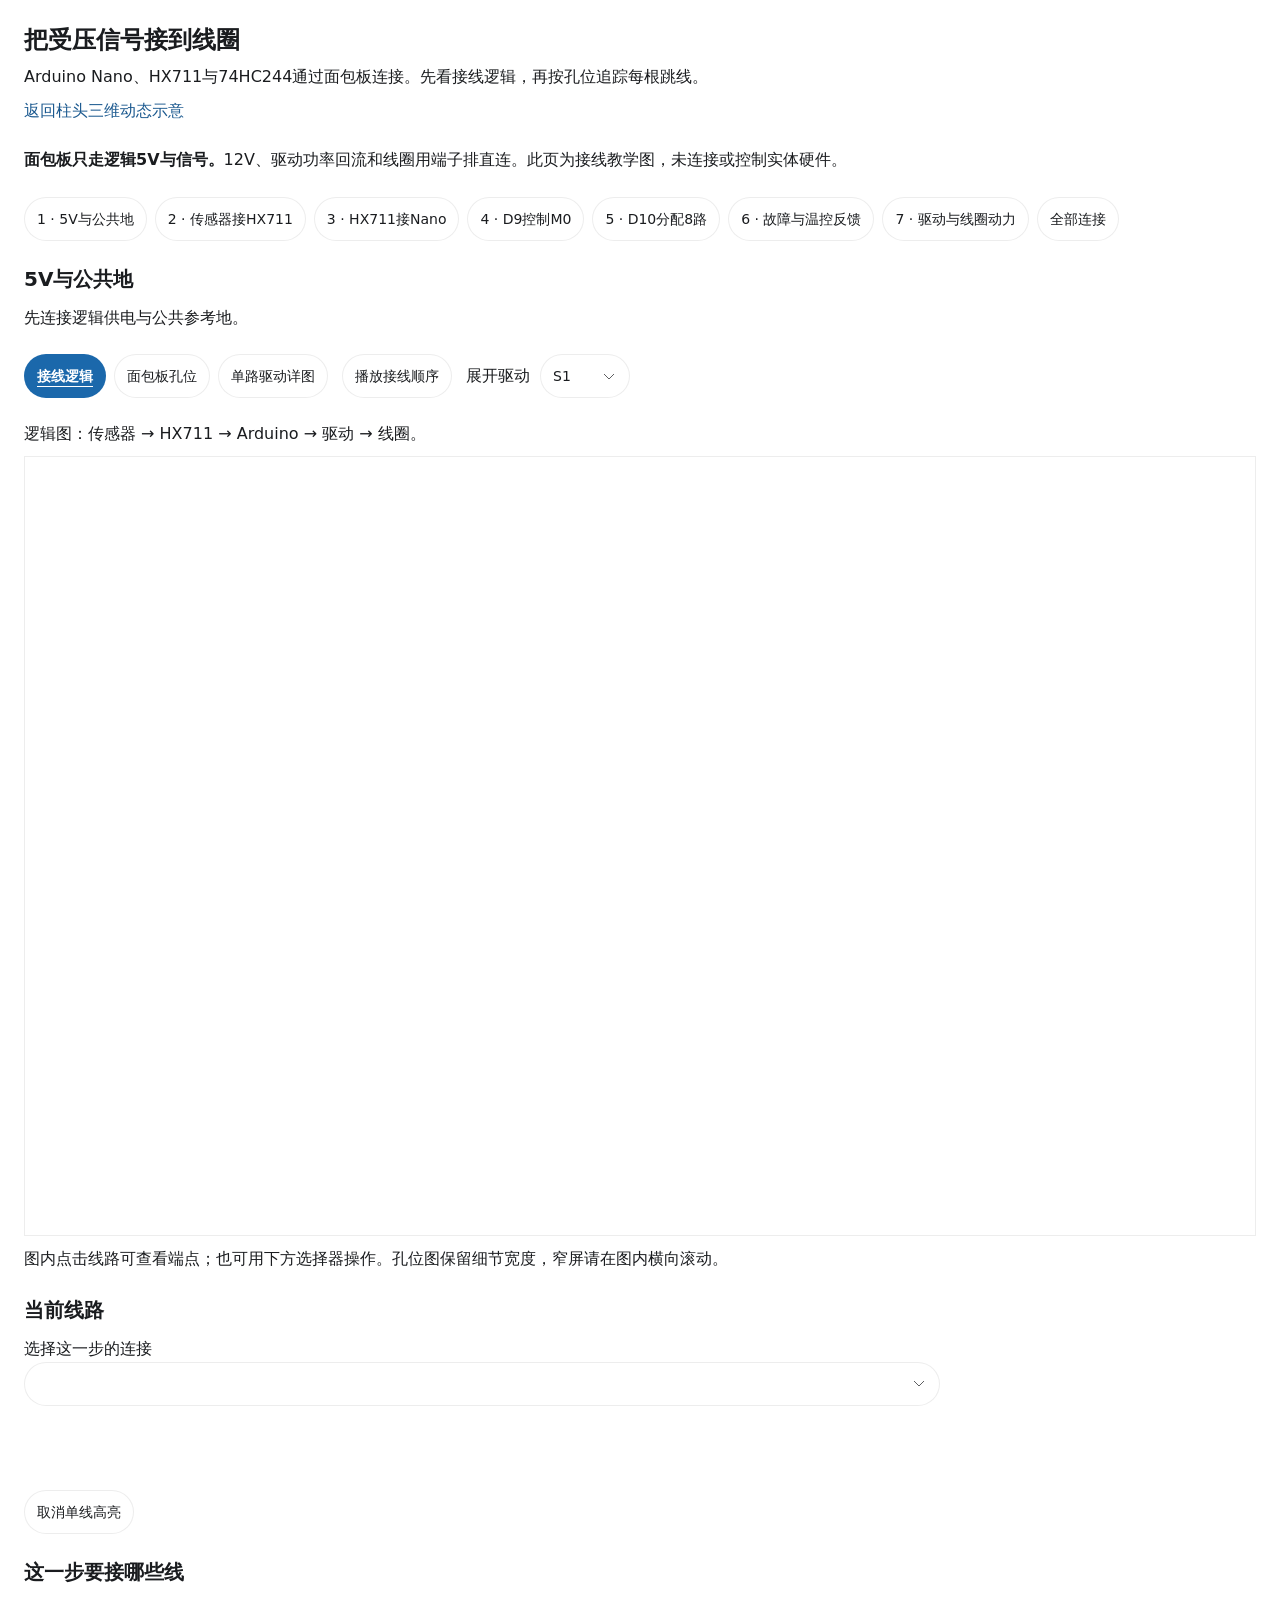
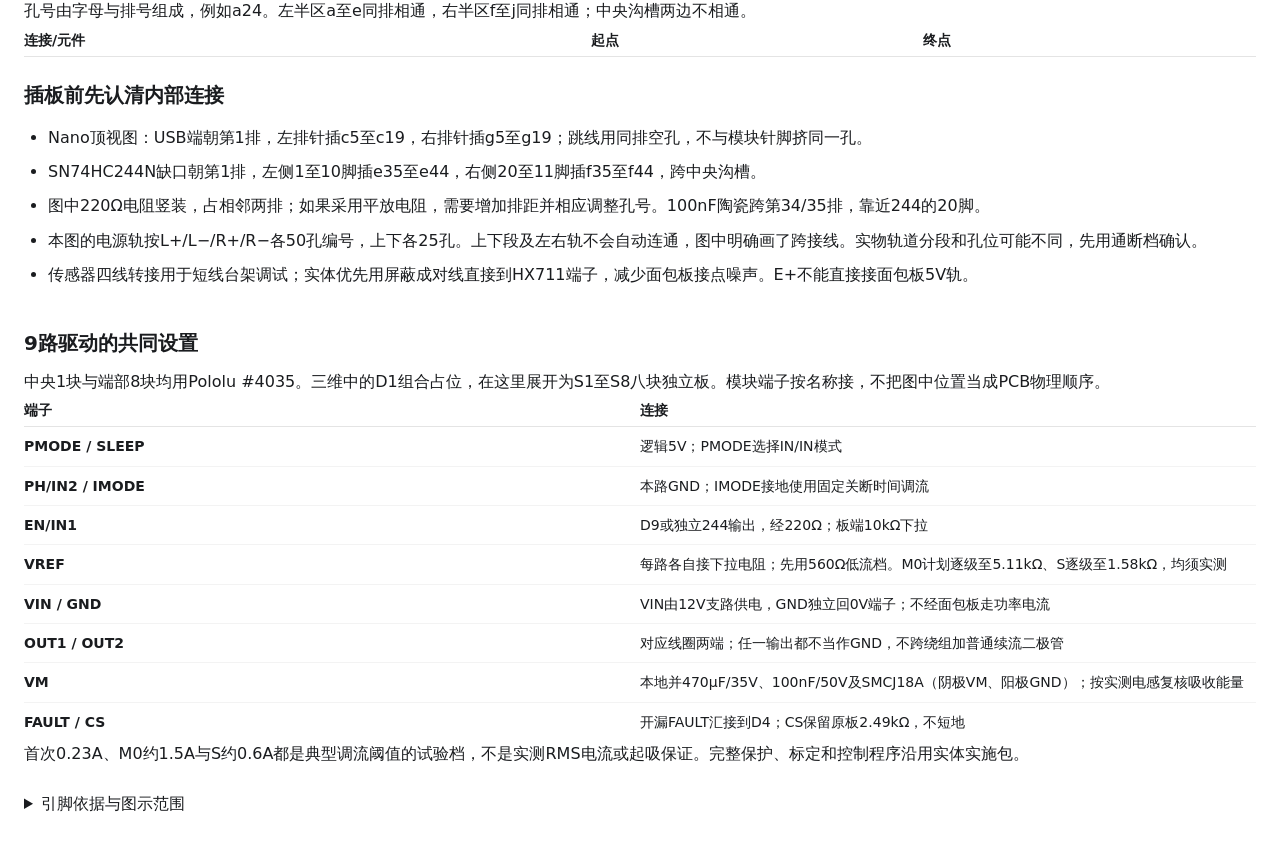
<file: src/breadboard-wiring/page.template.html>
<!doctype html>
<html lang="zh-CN">
<head><meta charset="utf-8"><meta name="viewport" content="width=device-width,initial-scale=1"><title>面包板接线 · 平顶柱头</title>
<style>
:root {
  color-scheme: light dark;
  background-color: var(
    --background,
    var(--color-background-primary, light-dark(rgb(255 255 255), rgb(24 24 24)))
  ) !important;

  /* Agent-facing contract; keep in sync with SKILL.md. */
  --background: var(
    --color-background-primary,
    light-dark(rgb(255 255 255), rgb(24 24 24))
  );
  --foreground: var(
    --color-text-primary,
    light-dark(rgb(26 28 31), rgb(255 255 255))
  );
  --card: color-mix(in oklab, var(--foreground) 5%, var(--background));
  --card-foreground: var(
    --color-text-primary,
    light-dark(rgb(26 28 31), rgb(255 255 255))
  );
  --popover: var(
    --color-background-secondary,
    light-dark(rgb(255 255 255), rgb(45 45 45))
  );
  --popover-foreground: var(
    --color-text-primary,
    light-dark(rgb(26 28 31), rgb(255 255 255))
  );
  --primary: var(
    --color-text-info,
    light-dark(rgb(27 104 171), rgb(131 195 255))
  );
  --primary-foreground: var(
    --color-text-inverse,
    light-dark(rgb(255 255 255), rgb(13 13 13))
  );
  --secondary: var(
    --color-background-secondary,
    light-dark(rgb(255 255 255 / 96%), rgb(54 54 54 / 96%))
  );
  --secondary-foreground: var(
    --color-text-primary,
    light-dark(rgb(26 28 31), rgb(255 255 255))
  );
  --muted: color-mix(in srgb, var(--foreground) 10%, transparent);
  --muted-foreground: var(
    --color-text-secondary,
    light-dark(rgb(26 28 31 / 70%), rgb(255 255 255 / 70%))
  );
  --accent: var(
    --color-background-info,
    light-dark(rgb(229 242 255), rgb(13 39 63))
  );
  --accent-foreground: var(
    --color-text-info,
    light-dark(rgb(27 104 171), rgb(131 195 255))
  );
  --destructive: var(
    --color-text-warning,
    light-dark(rgb(226 85 7), rgb(255 133 73))
  );
  --border: var(
    --color-border-secondary,
    light-dark(rgb(26 28 31 / 8%), rgb(255 255 255 / 8.2%))
  );
  --input: var(
    --color-border-primary,
    light-dark(
      rgb(26 28 31 / 11.8%),
      color-mix(in oklab, rgb(0 0 0) 10%, transparent)
    )
  );
  --ring: var(
    --color-ring-primary,
    light-dark(rgb(51 156 255), rgb(131 195 255 / 76%))
  );
  --font-size-base: var(--font-text-md-size, 16px);
  --blue: light-dark(rgb(27 104 171), rgb(131 195 255));
  --orange: light-dark(rgb(226 85 7), rgb(251 106 34));
  --green: light-dark(rgb(0 162 64), rgb(64 201 119));
  --red: light-dark(rgb(224 46 42), rgb(255 103 100));
  --purple: light-dark(rgb(146 79 247), rgb(173 123 249));
  --yellow: light-dark(rgb(255 195 0), rgb(255 210 64));
  --viz-series-1: var(--primary);
  --viz-series-2: light-dark(rgb(243 136 59), rgb(245 154 86));
  --viz-series-3: light-dark(rgb(93 201 119), rgb(116 213 139));
  --viz-series-4: light-dark(rgb(235 119 177), rgb(240 143 192));
  --viz-series-5: light-dark(rgb(155 121 236), rgb(170 145 239));
  --viz-series-6: light-dark(rgb(58 185 177), rgb(90 203 194));

  /* Internal implementation variables; not part of the agent contract. */
  --font-sans:
    -apple-system-body, ui-sans-serif, -apple-system, system-ui, "Segoe UI",
    Helvetica, "Apple Color Emoji", Arial, sans-serif, "Segoe UI Emoji",
    "Segoe UI Symbol";
  --font-mono:
    ui-monospace, SFMono-Regular, "SF Mono", Menlo, Consolas, "Liberation Mono",
    monospace;
  --font-size-normal: max(11px, var(--font-size-base));
  --font-size-tooltip: calc(var(--font-size-base) - 1px);
  --font-size-small: max(11px, calc(var(--font-size-base) - 2px));
  --font-size-h1: calc(var(--font-size-normal) * 1.7142857143);
  --font-size-h2: calc(var(--font-size-normal) * 1.4285714286);
  --font-size-h3: calc(var(--font-size-normal) * 1.2857142857);
  --font-weight-normal: 400;
  --font-weight-medium: 500;
  --icon-size: 16px;
  --line-height-normal: calc(var(--font-size-normal) * 1.5);
  --line-height-tooltip: calc(var(--font-size-tooltip) * 1.4285714286);
  --line-height-small: calc(var(--font-size-small) + 4px);
  --corner-shape: round;
  --radius: var(--border-radius-lg, 8px);
  --radius-sm: calc(var(--radius) * 0.5);
  --radius-md: calc(var(--radius) * 0.75);
  --radius-lg: var(--radius);
  --radius-2xl: calc(var(--radius) * 2);
  --radius-full: 9999px;
  --shadow-sm: 0 1px 2px -1px rgb(0 0 0 / 8%);
  --checkmark-image: url("data:image/svg+xml,%3Csvg xmlns='http://www.w3.org/2000/svg' viewBox='0 0 17 17'%3E%3Cpath d='M12.8961 3.64101C13.1297 3.41418 13.4984 3.37523 13.7779 3.56581C14.0571 3.75635 14.1554 4.11331 14.0299 4.41347L13.9615 4.53847L7.71151 13.7045C7.59411 13.8767 7.4063 13.9877 7.19881 14.0072C6.99136 14.0267 6.78564 13.9533 6.63826 13.806L2.88826 10.056L2.79842 9.9457C2.6192 9.67407 2.64927 9.30496 2.88826 9.06581C3.12738 8.82669 3.49647 8.79676 3.76815 8.97597L3.8785 9.06581L7.03084 12.2182L12.8053 3.74941L12.8961 3.64101Z'/%3E%3C/svg%3E");

  /* Legacy aliases; not part of the current agent contract. */
  --viz-bg: transparent;
  --viz-panel: var(--card);
  --viz-border: var(--border);
  --viz-text: var(--foreground);
  --viz-muted: var(--muted-foreground);
  --viz-accent: var(--primary);
  --viz-accent-text: var(--primary-foreground);
  --viz-accent-bg: var(--accent);
  --viz-font-size: var(--font-size-base);
  --viz-warning: var(--destructive);
}

:root[data-theme="light"] {
  color-scheme: light;
}

:root[data-theme="dark"] {
  color-scheme: dark;
}

* {
  box-sizing: border-box;
}

html > body {
  /* Preserve MCP aliases for older inline renderers without creating :root cycles. */
  --color-background-primary: var(
    --background,
    light-dark(rgb(255 255 255), rgb(24 24 24))
  );
  --color-text-primary: var(
    --foreground,
    light-dark(rgb(26 28 31), rgb(255 255 255))
  );
  --color-border-secondary: var(
    --border,
    light-dark(rgb(26 28 31 / 8%), rgb(255 255 255 / 8.2%))
  );

  margin: 0;
  padding: var(--visualize-paint-gutter, 0px);
  color: var(--foreground);
  background: transparent !important;
  font-family: var(--font-sans) !important;
  -webkit-font-smoothing: antialiased;
  font-size: var(--font-size-base);
  line-height: calc(var(--font-size-base) * 1.625);
  font-weight: var(--font-weight-normal);
}

.cursor-interaction {
  cursor: var(--cursor-interaction, pointer);
}

a {
  color: color-mix(in srgb, var(--viz-accent) 80%, var(--viz-text) 20%);
  cursor: var(--cursor-interaction, pointer);
  text-decoration: none;
  text-underline-offset: 2px;
  font-weight: inherit;
}

a:is(:hover, :focus-visible) {
  text-decoration-line: underline;
  text-decoration-style: dashed;
  text-decoration-thickness: 0.5px;
}

h1,
h2,
h3,
h4,
h5,
h6,
p {
  margin-block: 0;
}
p,
h1,
h2,
h3,
h4,
h5,
h6,
li,
.table {
  font-family: var(--font-sans);
}

h1 {
  font-size: calc(var(--font-size-base) * 1.5);
  line-height: 1.3333333333;
}

h2 {
  font-size: calc(var(--font-size-base) * 1.25);
  line-height: 1.4;
}
h3 {
  font-size: calc(var(--font-size-base) * 1.125);
  line-height: 1.5555555556;
}
h4 {
  font-size: var(--font-size-base);
  line-height: 1.5;
}
h5,
h6 {
  font-size: var(--font-size-base);
  line-height: calc(var(--font-size-base) * 1.625);
}

h1,
h2,
h3,
h4,
h5,
h6,
b,
strong,
th {
  font-weight: 600;
}

code:not(pre code) {
  display: inline;
  padding: 1px 6px;
  border-radius: var(--radius-sm);
  corner-shape: var(--corner-shape);
  background: var(--muted);
  font-family: var(--font-mono);
  font-size: 0.92em;
  overflow-wrap: anywhere;
  -webkit-box-decoration-break: clone;
  box-decoration-break: clone;
  word-break: break-word;
}
pre,
pre code {
  font-family: var(--font-mono);
  font-size: 12px;
  line-height: 20px;
}

.table-responsive {
  width: 100%;
  overflow-x: auto;
  scrollbar-width: thin;
}

.table {
  width: 100%;
  color: var(--foreground);
  font: inherit;
  text-align: start;
  border-collapse: separate;
  border-spacing: 0;
  font-size: calc(var(--font-size-base) * 0.875);
  line-height: calc(var(--font-size-base) * 1.625);
  font-family: var(--font-sans);
}

.table :is(th, td) {
  padding-block: 10px;
  padding-inline: 0 24px;
  overflow-wrap: anywhere;
  border-bottom: 1px solid var(--border);
  text-align: start;
  vertical-align: top;
  border-bottom-color: color-mix(in srgb, var(--foreground) 5%, transparent);
}
.table :is(th, td):not(:last-child) {
  padding-inline-end: calc(var(--font-size-base) * 1.5);
}

.table-responsive > .table :is(th, td) {
  overflow-wrap: break-word;
}

.table :is(th, td):last-child {
  padding-inline-end: 0;
}

.table :is(caption, thead th) {
  font-weight: 600;
}

.table thead :is(th, td) {
  border-bottom-color: var(--border-strong, var(--input));
  padding-block: calc(var(--font-size-base) / 2);
  line-height: var(--font-size-base);
}

.table tbody tr:last-child :is(th, td) {
  border-bottom: 0;
}
.table tbody :is(th, td) {
  padding-block: calc(var(--font-size-base) * 0.625);
}

.table.table-sm :is(th, td) {
  padding-block: 8px;
}

.table.table-sm :is(th, td):not(:last-child) {
  padding-inline-end: 16px;
}

.table :is(.text-end, [align="right"]) {
  text-align: end;
  font-variant-numeric: tabular-nums;
}

.table :is(.text-center, [align="center"]) {
  text-align: center;
}

.table .text-nowrap {
  white-space: nowrap;
}

#widget {
  display: flex;
  flex-direction: column;
  gap: 12px;
  width: 100%;
  padding: 0;
  background: transparent !important;
}

.card {
  min-width: 0;
  padding: 12px;
  overflow: hidden;
  overflow-wrap: break-word;
  border-radius: var(--radius-2xl);
  corner-shape: var(--corner-shape);
  color: var(--card-foreground);
  background: var(--card);
}

.widget {
  min-width: 0;
  overflow: hidden;
  border: 0;
  border-radius: var(--radius-lg);
  corner-shape: var(--corner-shape);
  box-shadow: 0 0 0 0.5px var(--border-strong, var(--border));
  color: var(--foreground);
  background: var(--background);
}

#widget > :not(.card, .widget, .progress) {
  width: 100% !important;
  max-width: none !important;
  margin: 0 !important;
  padding: 0 !important;
  border: 0 !important;
  border-radius: 0 !important;
  background: transparent !important;
  box-shadow: none !important;
}

.tooltip {
  position: fixed;
  z-index: 50;
  top: 0;
  left: 0;
  width: max-content;
  max-width: min(
    20rem,
    var(--tooltip-available-width, calc(100vw - 10px)),
    calc(100vw - 10px)
  );
  max-height: min(
    var(--tooltip-available-height, calc(100vh - 10px)),
    calc(100vh - 10px)
  );
  border: 1px solid var(--border);
  corner-shape: var(--corner-shape);
  overflow-wrap: break-word;
  white-space: normal;
  pointer-events: none;
  user-select: none;
  font-family: var(--font-sans);
  padding: 5px 12px;
  border-color: color-mix(
    in oklab,
    light-dark(var(--primary-foreground), var(--foreground)) 5%,
    transparent
  );
  border-radius: var(--radius-2xl);
  color: light-dark(var(--primary-foreground), var(--foreground));
  background: light-dark(var(--foreground), var(--popover));
  box-shadow: 0 8px 18px rgb(15 23 42 / 20%);
  letter-spacing: -0.15px;
  font-size: calc(var(--font-size-base) * 14 / 16);
  font-size: round(nearest, calc(var(--font-size-base) * 14 / 16), 1px);
  font-weight: 600;
  line-height: 18px;
  text-align: center;
}

.viz-grid {
  display: grid;
  grid-template-columns: repeat(auto-fit, minmax(max(180px, 24%), 1fr));
  gap: 10px;
}

.viz-stat {
  display: flex;
  flex-direction: column;
  gap: 2px;
}

.viz-stat-value {
  font-size: var(--font-size-h2);
  font-weight: var(--font-weight-medium);
  line-height: 1.25;
}

.viz-row {
  display: flex;
  flex-wrap: wrap;
  align-items: center;
  gap: 10px;
}

hr {
  width: 100%;
  height: 1px;
  margin-block: 6px;
  border: 0;
  background: var(--border);
}

.nav {
  display: flex;
  min-width: 0;
  align-items: center;
  gap: 4px;
}

.progress {
  display: flex;
  height: 8px;
  margin-block: calc((var(--line-height-normal, 1.5em) - 8px) / 2);
  overflow: hidden;
  border: 0;
  border-radius: var(--radius-full);
  background: var(--muted);
}

.progress-bar:only-child {
  border-radius: var(--radius-full);
}

.progress-bar {
  height: 100%;
  flex-shrink: 0;
  border: 0;
  background: var(--viz-series-1);
}

.viz-badge {
  display: inline-flex;
  align-items: center;
  padding: 4px 8px;
  border-radius: var(--radius-sm);
  color: color-mix(in srgb, var(--foreground) 40%, var(--muted-foreground));
  background: color-mix(in srgb, var(--foreground) 5%, transparent);
  font-family: var(--font-sans);
  font-size: calc(var(--font-size-base) * 14 / 16);
  font-size: round(nearest, calc(var(--font-size-base) * 14 / 16), 1px);
  font-weight: var(--font-weight-normal);
  line-height: 1;
}

small,
.text-small {
  font-size: var(--font-size-small);
  line-height: var(--line-height-small);
}

.text-muted {
  color: var(--muted-foreground);
}

.tabular-nums {
  font-variant-numeric: tabular-nums;
}

.sr-only {
  position: absolute;
  width: 1px;
  height: 1px;
  padding: 0;
  overflow: hidden;
  clip: rect(0, 0, 0, 0);
  white-space: nowrap;
  border: 0;
}

.viz-controls {
  display: flex;
  flex-wrap: wrap;
  align-items: center;
  gap: 8px;
}

.viz-controls > .form-label {
  display: grid;
  min-width: min(100%, 260px);
  flex: 1 1 280px;
  grid-template-columns: minmax(0, 1fr) auto;
  align-items: baseline;
  gap: 2px 12px;
  margin-bottom: 0;
}

.viz-controls > .form-label > :is(.form-control, .form-range, .form-select) {
  grid-column: 1 / -1;
}

.btn,
.nav-link,
.form-check-input,
.form-control,
.form-range,
.form-select {
  font: inherit;
}

/* Match inline alignment without overriding a containing flex or grid layout. */
.btn,
.nav-link,
.form-control,
.form-select,
.form-range,
.form-check {
  vertical-align: middle;
}

.btn,
.nav-link {
  --btn-size: calc(12px + 2 * var(--control-spacing, 12px));
  appearance: button;
  display: inline-flex;
  inline-size: fit-content;
  max-inline-size: 100%;
  align-items: center;
  justify-content: center;
  gap: 4px;
  margin: 0;
  padding: 0 8px;
  -webkit-app-region: no-drag;
  border: 1px solid var(--input);
  corner-shape: var(--corner-shape);
  cursor: var(--cursor-interaction, pointer);
  text-align: center;
  text-decoration: none;
  white-space: nowrap;
  user-select: none;
  -webkit-font-smoothing: inherit;
  font-family: var(--font-sans);
  height: fit-content;
  min-height: var(--btn-size);
  padding-inline: var(--control-spacing, 12px);
  border-color: transparent;
  border-radius: var(--radius-full);
  color: var(--foreground);
  background: color-mix(in srgb, var(--foreground) 5%, transparent);
  font-size: calc(var(--font-size-base) * 14 / 16);
  font-size: round(nearest, calc(var(--font-size-base) * 14 / 16), 1px);
  font-weight: var(--font-weight-normal);
  line-height: 18px;
}

.btn {
  border-color: var(--border);
  color: var(--secondary-foreground);
  background: var(--secondary);
}

/* Codex Button size="compact"; appearance stays with the button variant. */
.btn-sm {
  --btn-size: 24px;
  padding-inline: 8px;
  font-size: calc(var(--font-size-base) * 12 / 16);
  font-size: round(nearest, calc(var(--font-size-base) * 12 / 16), 1px);
  line-height: 16px;
}

.btn:is(.btn-block, .viz-tile) {
  inline-size: 100%;
}

.btn.viz-tile {
  min-width: 0;
  overflow-wrap: anywhere;
  white-space: normal;
}

a.btn {
  cursor: var(--cursor-interaction, pointer);
  text-decoration: none;
}

.btn:not(:disabled):hover {
  background: light-dark(
    color-mix(in srgb, var(--foreground) 5.5%, transparent),
    color-mix(in srgb, var(--foreground) 8%, transparent)
  );
}

.nav-link:not(:disabled):not([aria-disabled="true"]):hover {
  background: color-mix(in srgb, var(--foreground) 10%, transparent);
}

.btn-primary {
  border-color: var(--border);
  color: var(--primary-foreground);
  background: var(--foreground);
  background-clip: border-box;
}

.btn-primary .text-muted {
  color: color-mix(in srgb, var(--primary-foreground) 50%, transparent);
}

.btn-primary:not(:disabled):hover {
  background: color-mix(in srgb, var(--foreground) 80%, transparent);
  background-clip: border-box;
}

.btn-ghost {
  border-color: transparent;
  color: var(--muted-foreground);
  background: transparent;
}

.btn-ghost:not(:disabled):hover {
  color: var(--muted-foreground);
  background: light-dark(
    color-mix(in srgb, var(--foreground) 5.5%, transparent),
    color-mix(in srgb, var(--foreground) 8%, transparent)
  );
}

.nav-pills .nav-link {
  min-width: 0;
  border-color: transparent;
  color: var(--muted-foreground);
  background: transparent;
}

.nav-justified .nav-link {
  flex: 1 1 0;
  overflow-wrap: anywhere;
  white-space: normal;
}

.nav-pills .nav-link.active {
  color: var(--foreground);
  background: var(--muted);
}

/* Shared preview chrome; product styles stay inside each variant. */
.viz-dotted-background {
  background-image: radial-gradient(
    circle,
    color-mix(in srgb, var(--foreground) 14%, transparent) 0.8px,
    transparent 0.8px
  );
  background-position: center;
  background-size: 16px 16px;
}

.viz-carousel {
  position: relative;
  min-width: 0;
}

.viz-carousel:has(> .viz-carousel-controls) {
  min-height: calc(60px + var(--viz-carousel-picker-height, 0px));
  padding-bottom: 60px;
}

.viz-carousel > [data-variant][hidden] {
  display: none !important;
}

.viz-carousel > [data-variant] {
  isolation: isolate;
}

.viz-carousel-controls {
  --viz-carousel-hover: light-dark(
    color-mix(in srgb, var(--foreground) 5.4%, transparent),
    color-mix(in srgb, var(--foreground) 7.8%, transparent)
  );
  position: absolute;
  z-index: 2;
  bottom: 8px;
  left: 50%;
  display: flex;
  width: max-content;
  /* Leave room for the host's design-controls launcher at the trailing edge. */
  max-width: calc(100% - 96px);
  align-items: center;
  gap: 0;
  padding: 0;
  border: 1px solid var(--border);
  border-radius: 16px;
  color: var(--foreground);
  background: var(--background);
  font-family: var(--font-sans);
  /* Match the settings dropdown chrome independently of the content font size. */
  font-size: 13px;
  font-weight: var(--font-weight-normal);
  line-height: 18px;
  transform: translateX(-50%);
  user-select: none;
}

/* Keep authored mockup button styles out of the shared carousel chrome. */
.viz-carousel-controls button,
.viz-carousel-picker > summary {
  display: flex !important;
  height: auto !important;
  min-height: 30px;
  align-items: center !important;
  justify-content: center !important;
  gap: 4px;
  padding: 0 6px !important;
  -webkit-app-region: no-drag;
  border: 0 !important;
  border-radius: 14px !important;
  color: inherit !important;
  background: transparent !important;
  font: inherit !important;
  -webkit-tap-highlight-color: transparent;
}

.viz-carousel-controls > button,
.viz-carousel-picker > summary {
  position: relative;
  isolation: isolate;
}

.viz-carousel-controls > button {
  --icon-size: 16px;
  width: 30px !important;
  padding: 0 !important;
}

.viz-carousel-picker > summary {
  padding-inline: 12px !important;
}

.viz-carousel-controls .viz-carousel-caret {
  width: 14px;
  height: 14px;
  flex: none;
  margin: 0;
  color: inherit;
  transform: rotate(180deg);
}

.viz-carousel-controls > button > svg,
.viz-carousel-controls .viz-carousel-caret,
.viz-carousel-count {
  opacity: 0.5;
}

.viz-carousel-controls > button::before,
.viz-carousel-picker > summary::before {
  position: absolute;
  z-index: -1;
  inset: 3px;
  border-radius: 12px;
  content: "";
  pointer-events: none;
}

.viz-carousel-controls > button:hover::before,
.viz-carousel-picker > summary:hover::before {
  background: var(--viz-carousel-hover);
}

.viz-carousel-controls > button,
.viz-carousel-controls [data-lucide],
.viz-carousel-controls .lucide {
  flex-shrink: 0;
}

.viz-carousel-picker {
  min-width: 0;
}

.viz-carousel-picker > summary {
  min-width: 0;
  list-style: none;
}

.viz-carousel-picker > summary::-webkit-details-marker {
  display: none;
}

.viz-carousel-count {
  flex-shrink: 0;
  white-space: nowrap;
}

.viz-carousel-name {
  min-width: 0;
  overflow: hidden;
  text-overflow: ellipsis;
  white-space: nowrap;
}

.viz-carousel-options {
  position: absolute;
  right: 0;
  bottom: calc(100% + 4px);
  left: 0;
  display: flex;
  max-height: 240px;
  flex-direction: column;
  gap: 2px;
  overflow: auto;
  padding: 4px;
  border: 1px solid var(--border);
  border-radius: var(--radius-lg);
  background: var(--background);
  box-shadow: 0 4px 12px light-dark(rgb(0 0 0 / 6%), rgb(0 0 0 / 25%));
}

.viz-carousel-options > button {
  border-radius: max(0px, calc(var(--radius-lg) - 5px)) !important;
  width: 100% !important;
  min-height: 28px;
  justify-content: flex-start !important;
  padding: 4px 8px !important;
  font-size: var(--font-size-small) !important;
  text-align: start;
  white-space: normal;
  overflow-wrap: anywhere;
}

.viz-carousel-options > [aria-current="true"],
.viz-carousel-options > button:hover {
  background: var(--viz-carousel-hover) !important;
}

.btn:disabled,
.nav-link:disabled,
.nav-link[aria-disabled="true"] {
  cursor: not-allowed;
  opacity: 0.4;
}

[data-lucide] {
  stroke-width: 1.6;
}

.form-label {
  display: block;
  margin-bottom: 6px;
  color: var(--foreground);
}

.form-control {
  display: block;
  width: 100%;
  padding: 0 8px;
  outline: none;
  border: 1px solid var(--input);
  corner-shape: var(--corner-shape);
  color: var(--foreground);
  font-family: var(--font-sans);
  height: calc(12px + 2 * var(--control-spacing, 12px));
  min-height: calc(12px + 2 * var(--control-spacing, 12px));
  padding-inline: calc(4px + var(--control-spacing, 12px) / 2);
  border-color: var(--input);
  border-radius: var(--radius-md);
  background: color-mix(in srgb, var(--popover) 96%, transparent);
  font-size: calc(var(--font-size-base) * 14 / 16);
  font-size: round(nearest, calc(var(--font-size-base) * 14 / 16), 1px);
  font-weight: var(--font-weight-normal);
  line-height: 1.4285714286;
}
.form-control:is(
  [type="file"],
  [type="date"],
  [type="datetime-local"],
  [type="month"],
  [type="week"],
  [type="color"]
) {
  height: calc(12px + 2 * var(--control-spacing, 12px));
  min-height: calc(12px + 2 * var(--control-spacing, 12px));
  line-height: 18px;
}
.form-control:is(
  [type="date"],
  [type="datetime-local"],
  [type="month"],
  [type="week"]
) {
  padding-inline: var(--control-spacing, 12px);
}

.form-control::placeholder {
  color: var(--muted-foreground);
}

.form-control[type="file"] {
  overflow: hidden;
  cursor: var(--cursor-interaction, pointer);
  padding: 0;
}

.form-control[type="file"]::file-selector-button {
  padding: 0 8px;
  border: 0;
  border-right: 1px solid var(--input);
  color: var(--secondary-foreground);
  background: var(--secondary);
  cursor: inherit;
  font: inherit;
  min-height: calc(10px + 2 * var(--control-spacing, 12px));
  padding-inline: var(--control-spacing, 12px);
  margin-inline-end: var(--control-spacing, 12px);
}

.form-control[type="file"]:not(:disabled):hover::file-selector-button {
  background: color-mix(in srgb, var(--foreground) 6%, var(--secondary));
}

.form-control-color[type="color"] {
  width: 40px;
  height: calc(12px + 2 * var(--control-spacing, 12px));
  padding: 3px;
  cursor: var(--cursor-interaction, pointer);
}

.form-control-color[type="color"]::-webkit-color-swatch-wrapper {
  padding: 0;
}

.form-control-color[type="color"]::-webkit-color-swatch {
  border: 0;
  border-radius: calc(var(--radius-lg) - 4px);
  corner-shape: var(--corner-shape);
}

textarea.form-control {
  height: auto;
  resize: vertical;
  min-height: 96px;
  padding: 8px 10px;
}

.form-control:focus-visible {
  border-color: var(--ring);
  box-shadow: none;
}
.form-control:disabled {
  color: var(--muted-foreground);
  background: color-mix(in srgb, var(--foreground) 5%, transparent);
  opacity: 1;
}
.form-control[aria-invalid="true"] {
  border-color: var(--red);
  box-shadow: 0 0 0 2px color-mix(in srgb, var(--red) 20%, transparent);
}

.form-control:disabled,
.form-select:disabled {
  cursor: not-allowed;
}

.form-select {
  appearance: none;
  display: block;
  width: 100%;
  height: fit-content;
  min-height: calc(12px + 2 * var(--control-spacing, 12px));
  margin: 0;
  /* The secondary icon role is 14px at compact density and 16px at web density. */
  --icon-size: calc(10px + var(--control-spacing, 12px) / 2);
  /* Settings dropdowns retain a 12px inset and a 4px text-to-chevron gap. */
  padding: 0 calc(16px + var(--icon-size)) 0 12px;
  outline: none;
  border: 1px solid var(--border);
  border-radius: var(--radius-full);
  corner-shape: var(--corner-shape);
  color: var(--foreground);
  background-color: var(--secondary);
  background-image:
    linear-gradient(
      45deg,
      transparent calc(50% - 0.6px),
      var(--muted-foreground) calc(50% - 0.6px) calc(50% + 0.6px),
      transparent calc(50% + 0.6px)
    ),
    linear-gradient(
      135deg,
      transparent calc(50% - 0.6px),
      var(--muted-foreground) calc(50% - 0.6px) calc(50% + 0.6px),
      transparent calc(50% + 0.6px)
    );
  background-position:
    calc(100% - 12px - var(--icon-size) / 2) 50%,
    calc(100% - 12px - var(--icon-size) * 0.18) 50%;
  background-repeat: no-repeat;
  background-size: calc(var(--icon-size) * 0.32) calc(var(--icon-size) * 0.32);
  cursor: var(--cursor-interaction, default);
  font-size: calc(var(--font-size-base) * 14 / 16);
  font-size: round(nearest, calc(var(--font-size-base) * 14 / 16), 1px);
  font-weight: var(--font-weight-normal);
  line-height: 18px;
}

.form-select :is(option, optgroup) {
  color: var(--popover-foreground);
  background-color: var(--popover);
}

.form-select :is(option, optgroup):disabled {
  color: var(--muted-foreground);
}

.form-select:not(:disabled):hover {
  background-color: light-dark(
    color-mix(in srgb, var(--foreground) 5.5%, transparent),
    color-mix(in srgb, var(--foreground) 8%, transparent)
  );
}

.form-select:focus-visible {
  box-shadow: 0 0 0 2px var(--ring);
}
.form-select:disabled {
  opacity: 0.4;
}

.form-check {
  display: flex;
  min-height: calc(12px + 2 * var(--control-spacing, 12px));
  align-items: center;
  gap: 6px;
}

.form-check-input {
  appearance: none;
  width: 14px;
  height: 14px;
  flex: 0 0 auto;
  margin: 0;
  border: 1px solid var(--input);
  color: var(--primary-foreground);
  background-color: transparent;
  cursor: var(--cursor-interaction, default);
  transition:
    background-color 150ms,
    border-color 150ms,
    box-shadow 150ms;
}

.form-check:not(.form-switch) .form-check-input[type="checkbox"] {
  corner-shape: round;
  box-shadow: var(--shadow-sm);
  position: relative;
  width: calc(10px + var(--control-spacing, 12px) / 2);
  height: calc(10px + var(--control-spacing, 12px) / 2);
  border-color: var(--border-strong, var(--input));
  border-radius: calc(var(--radius-sm) / 2);
  background-color: transparent;
  color: var(--foreground);
}

.form-check:not(.form-switch)
  .form-check-input:not(:disabled):not(:checked):hover {
  background-color: var(--card);
}

.form-check:not(.form-switch)
  .form-check-input[type="checkbox"]:is(:checked, :indeterminate) {
  border-color: var(--border-strong, var(--input));
  background-color: color-mix(in srgb, var(--popover) 96%, transparent);
}

.form-check:not(.form-switch)
  .form-check-input[type="checkbox"]:checked::before {
  display: block;
  width: 100%;
  height: 100%;
  background: var(--primary-foreground);
  content: "";
  mask: var(--checkmark-image) center / 12px 12px no-repeat;
  background-color: var(--foreground);
}
.form-check:not(.form-switch)
  .form-check-input[type="checkbox"]:indeterminate::before {
  position: absolute;
  inset: 0;
  display: block;
  width: 65%;
  height: 6.65%;
  margin: auto;
  border-radius: var(--radius-full);
  background: var(--foreground);
  mask: none;
  content: "";
}

.form-check-input[type="radio"] {
  border-radius: var(--radius-full);
  width: 16px;
  height: 16px;
  border: 0;
  box-shadow: inset 0 0 0 1px var(--input);
}

.form-check-input[type="radio"]:checked {
  border: 0;
  background: radial-gradient(
    circle,
    var(--primary-foreground) 0 3px,
    var(--foreground) 3px
  );
  box-shadow: none;
}

.form-check:not(.form-switch) .form-check-input:focus-visible {
  outline: 2px solid var(--ring);
  outline-offset: 2px;
}
.form-check:not(.form-switch) .form-check-input[type="checkbox"]:focus-visible {
  border-color: var(--ring);
  outline: none;
  box-shadow: 0 0 0 2px var(--ring);
}

.form-check:not(.form-switch) .form-check-input:disabled {
  cursor: not-allowed;
  pointer-events: none;
}

.form-check:not(.form-switch) .form-check-input:disabled + .form-check-label {
  cursor: not-allowed;
}
.form-check:not(.form-switch) .form-check-input[type="radio"]:disabled,
.form-check:not(.form-switch)
  .form-check-input[type="radio"]:disabled
  + .form-check-label {
  opacity: 0.5;
}

.form-switch .form-check-input:disabled,
.form-switch .form-check-input:disabled + .form-check-label {
  cursor: not-allowed;
  opacity: 0.6;
}

.form-check-label {
  color: var(--foreground);
  cursor: var(--cursor-interaction, default);
}

.form-switch .form-check-input {
  position: relative;
  width: 32px;
  height: 20px;
  border: 0;
  border-radius: var(--radius-full);
  background: var(--muted);
  box-shadow: none;
  transition: background-color 200ms cubic-bezier(0, 0, 0.2, 1);
}

.form-switch .form-check-input::before {
  position: absolute;
  top: 50%;
  left: 0;
  width: 16px;
  height: 16px;
  box-sizing: border-box;
  border: 1px solid light-dark(var(--primary-foreground), var(--foreground));
  border-radius: var(--radius-full);
  box-shadow: var(--shadow-sm);
  content: "";
  transform: translate(2px, -50%);
  transition: transform 200ms cubic-bezier(0, 0, 0.2, 1);
  border-color: #fff;
  background: #fff;
}

.form-switch .form-check-input:checked {
  background: var(--blue);
}

.form-switch .form-check-input:checked::before {
  transform: translate(14px, -50%);
}

.form-switch .form-check-input:focus-visible {
  box-shadow: 0 0 0 2px var(--ring);
  outline: none;
}

.form-range {
  appearance: none;
  display: block;
  width: 100%;
  flex: 1;
  margin: 0;
  padding: 0;
  border: 0;
  accent-color: var(--primary);
  height: calc(12px + 2 * var(--control-spacing, 12px));
  min-height: calc(12px + 2 * var(--control-spacing, 12px));
  outline: none;
  border-radius: var(--radius-full);
  color: var(--foreground);
  background: transparent;
}

.form-range::-webkit-slider-runnable-track {
  background: var(--form-range-track, var(--border));
  height: 2px;
  border-radius: var(--radius-full);
}

.form-range::-webkit-slider-thumb {
  appearance: none;
  width: 20px;
  height: 20px;
  border: 1px solid var(--border);
  border-radius: var(--radius-full);
  margin-top: -9px;
  border-color: transparent;
  background: currentColor;
  box-shadow: var(--shadow-sm);
}

/* Outline the native track and thumb, preserving the larger input hit area. */
.form-range:focus-visible::-webkit-slider-runnable-track {
  outline: 2px auto Highlight;
  outline-color: -webkit-focus-ring-color;
}

.form-range::-moz-range-track {
  background: var(--form-range-track, var(--border));
  height: 2px;
  border-radius: var(--radius-full);
}

.form-range::-moz-range-thumb {
  width: 20px;
  height: 20px;
  border: 1px solid var(--border);
  border-radius: var(--radius-full);
  border-color: transparent;
  background: currentColor;
  box-shadow: var(--shadow-sm);
}

.form-range:focus-visible::-moz-range-thumb {
  outline: 2px solid Highlight;
  outline-offset: 2px;
}

.form-range:disabled {
  opacity: 1;
  cursor: default;
}

.btn:not(.btn-primary, .viz-tile):is(
  [aria-pressed="true"],
  [aria-selected="true"],
  .is-selected
) {
  border-color: transparent;
  color: var(--primary-foreground);
  background: var(--blue);
}

.btn.viz-tile:is([aria-pressed="true"], [aria-selected="true"], .is-selected) {
  border-color: var(--primary);
  box-shadow: inset 0 0 0 1px var(--primary);
}

.btn:focus-visible,
.nav-link:focus-visible {
  outline-offset: 2px;
  outline: none;
  box-shadow: 0 0 0 2px var(--ring);
}

.viz-carousel-controls :is(button, summary):focus-visible {
  outline: 2px solid var(--ring) !important;
  outline-offset: 2px !important;
}

/* Web recipes are the default, including on renderers without inline style queries. */
@supports (border-radius: if(style(--corner-shape: round): 1px; else: 2px)) {
  /* Match the host's proportional text-sm scale at every text preference. */
  .tooltip,
  .viz-badge,
  .btn,
  .nav-link,
  .form-control,
  .form-select {
    font-size: if(
      style(--corner-shape: round): round(
          nearest,
          calc(var(--font-size-base) * 14 / 16),
          1px
        );
        else: round(nearest, calc(var(--font-size-base) * 13 / 14), 1px)
    );
  }

  .btn-sm {
    font-size: if(
      style(--corner-shape: round): round(
          nearest,
          calc(var(--font-size-base) * 12 / 16),
          1px
        );
        else: round(nearest, calc(var(--font-size-base) * 12 / 14), 1px)
    );
  }

  .btn,
  .nav-link,
  .form-select {
    border-radius: if(
      style(--corner-shape: round): var(--radius-full); else: var(--radius-lg)
    );
  }

  .form-check:not(.form-switch) .form-check-input[type="checkbox"] {
    border-radius: if(
      style(--corner-shape: round): calc(var(--radius-sm) / 2);
        else: calc(var(--radius-lg) * 0.4)
    );
  }

  .tooltip {
    font-weight: if(
      style(--corner-shape: round): 600; else: var(--font-weight-normal)
    );
  }
}

@media (pointer: coarse) {
  .viz-carousel:has(> .viz-carousel-controls) {
    min-height: calc(76px + var(--viz-carousel-picker-height, 0px));
    padding-bottom: 76px;
  }

  .btn,
  .nav-link,
  .viz-carousel-controls button,
  .viz-carousel-picker > summary,
  .form-control,
  .form-select {
    --btn-size: 44px;
    min-width: 44px;
    min-height: 44px;
  }

  /* Keep small-screen WebKit from zooming when a text field receives focus. */
  .form-control,
  .form-select {
    font-size: max(16px, calc(var(--font-size-base) * 14 / 16));
    font-size: max(
      16px,
      round(nearest, calc(var(--font-size-base) * 14 / 16), 1px)
    );
  }
  .form-control:is(
    [type="file"],
    [type="date"],
    [type="datetime-local"],
    [type="month"],
    [type="week"],
    [type="time"],
    [type="color"]
  ) {
    height: 44px;
    min-height: 44px;
    font-size: max(16px, calc(var(--font-size-base) * 14 / 16));
    font-size: max(
      16px,
      round(nearest, calc(var(--font-size-base) * 14 / 16), 1px)
    );
  }

  .form-control[type="file"]::file-selector-button {
    min-width: 44px;
    min-height: 44px;
  }

  .form-control-color[type="color"] {
    width: 44px;
    height: 44px;
  }

  .form-control:is(
    [type="date"],
    [type="datetime-local"],
    [type="month"],
    [type="time"],
    [type="week"]
  ) {
    min-width: 0;
    max-width: 100%;
    padding-block: 8px;
  }

  .form-check {
    min-height: 44px;
    padding-inline: 15px;
  }

  .form-check-input {
    position: relative;
  }

  .form-check-input::after {
    position: absolute;
    top: 50%;
    left: 50%;
    width: 44px;
    height: 44px;
    content: "";
    transform: translate(-50%, -50%);
  }

  .form-check-label {
    display: inline-flex;
    min-width: 44px;
    min-height: 44px;
    align-items: center;
  }

  .form-range {
    height: 44px;
    touch-action: pan-y;
  }
}

svg {
  display: block;
  max-width: 100%;
  height: auto;
}

#widget > svg {
  width: 100%;
}

/* Model-authored chart rules can otherwise stretch icons after these styles load. */
svg.lucide {
  display: block;
  width: var(--icon-size) !important;
  height: var(--icon-size) !important;
  flex: none;
  margin: 0 !important;
  stroke-width: 1.6;
}

.text-warning,
.text-destructive {
  color: var(--destructive);
}

html>body{padding:0}
</style><style>:root{--font-size-base:16px;--wire5:#a43431;--wire0:#405a74;--wireAnalog:#784d93;--wireData:#0a7075;--wireCommand:#195fa6;--wireFeedback:#237049;--wire12:#b04f09;}
@media(prefers-color-scheme:dark){:root{--wire5:#fa9993;--wire0:#a5c9ee;--wireAnalog:#c9a5f0;--wireData:#77d2cf;--wireCommand:#8bbdf5;--wireFeedback:#9bd4b1;--wire12:#ffbd80;}}
html{min-height:100%;overflow-y:auto;}body{margin:0;background:var(--background);color:var(--foreground);}
main{box-sizing:border-box;max-width:1480px;margin:0 auto;padding:24px;display:grid;gap:24px;min-width:0;}
main>*{min-width:0;}p{line-height:1.6;text-wrap:pretty;}h1{margin:0;}h2{margin:0 0 12px;}section{min-width:0;}
.page-head{max-width:74ch;display:grid;gap:8px;}.page-head p{margin:0;}.boundary{max-width:85ch;margin:0;}
.step-nav{display:flex;flex-wrap:wrap;gap:8px;}.step-nav button{padding:9px 12px;min-height:44px;text-align:left;}
.step-nav button[aria-current="step"],button[aria-pressed="true"]{font-weight:600;text-decoration:underline;text-underline-offset:5px;}
.step-heading{max-width:90ch;}.step-heading p{margin:0;}.toolbar{display:flex;align-items:center;flex-wrap:wrap;gap:14px;}
.toolbar fieldset{display:flex;flex-wrap:wrap;gap:8px;margin:0;padding:0;border:0;}.toolbar button,#clear-wire{min-height:44px;}
.branch-label{display:flex;gap:10px;align-items:center;}.branch-label select{width:90px;min-height:44px;}
figure{margin:0;min-width:0;display:grid;gap:10px;}figcaption{font-weight:500;line-height:1.5;}
.diagram-scroll{box-sizing:border-box;padding:12px;max-width:100%;overflow:auto;border:1px solid var(--border);background:var(--background);max-height:780px;overscroll-behavior-x:contain;touch-action:pan-x pan-y;}
#diagram{display:block;width:100%;min-width:1080px;height:auto;font-family:inherit;isolation:isolate;}
.diagram-help{margin:0;max-width:85ch;}.wire-inspector{display:grid;gap:12px;max-width:90ch;}.wire-inspector h2{margin:0;}
.wire-inspector label{margin:0;}.wire-inspector select{max-width:100%;min-height:44px;}.wire-detail{margin:0;font-weight:500;min-height:3em;}.wire-inspector p{margin:0;}
#clear-wire{justify-self:start;}ul{padding-left:24px;line-height:1.65;}li+li{margin-top:8px;}
.table-scroll{overflow:auto;max-width:100%;}table{width:100%;table-layout:fixed;}th,td{overflow-wrap:anywhere;vertical-align:top;line-height:1.6;}
#wire-table th:first-child{width:46%;}#wire-table td:first-child button{background:none;color:var(--foreground);font:inherit;text-align:left;border:0;padding:6px 2px;min-height:44px;text-decoration:underline;text-underline-offset:3px;cursor:pointer;}
#wire-table tr[aria-current="true"]{font-weight:600;}button,select,summary{cursor:pointer;}button:focus-visible,select:focus-visible,summary:focus-visible,.diagram-scroll:focus-visible{outline:2px solid var(--foreground);outline-offset:3px;}
::selection{background:var(--muted);color:var(--foreground);}details{line-height:1.6;}summary{min-height:44px;display:list-item;}
svg .paper{fill:var(--background);}svg .board{fill:var(--muted);stroke:var(--border);stroke-width:2;}
svg .module{fill:var(--background);stroke:var(--muted-foreground);stroke-width:1.5;}svg .chip{fill:var(--muted);stroke:var(--foreground);stroke-width:1.5;}
svg text{fill:var(--foreground);font-size:16px;}svg .small{font-size:13px;}svg .tiny{font-size:12px;}svg .title{font-size:21px;font-weight:600;}svg .subtitle{font-size:16px;}
svg .metal{stroke:var(--border);stroke-width:7;stroke-linecap:round;}svg .hole{fill:var(--background);stroke:var(--muted-foreground);stroke-width:1;}
svg .contact{fill:var(--foreground);}svg .wire{fill:none;stroke-width:3;stroke-linecap:round;stroke-linejoin:round;}
svg .wire-hit{fill:none;stroke:transparent;stroke-width:18;cursor:pointer;}svg .wire-glow{fill:none;stroke-width:7;opacity:.15;}
svg .net5V{stroke:var(--wire5);}svg .netGND{stroke:var(--wire0);}svg .netAnalog{stroke:var(--wireAnalog);}svg .netData{stroke:var(--wireData);}svg .netCommand{stroke:var(--wireCommand);}svg .netFeedback{stroke:var(--wireFeedback);}svg .net12V,svg .netCOIL{stroke:var(--wire12);}
svg .wire-shadow{stroke:var(--background);stroke-width:7;fill:none;stroke-linecap:round;stroke-linejoin:round;}
svg .chosen .wire{stroke-width:5;}svg .chosen .wire-glow{opacity:.35;}svg .other{opacity:.14;}svg .focus-strip{fill:none;stroke:var(--foreground);stroke-width:2;}
svg .component-value{fill:var(--background);stroke:var(--muted-foreground);}svg .flow{stroke-dasharray:9 14;animation:trace 1.4s linear infinite;}
@keyframes trace{to{stroke-dashoffset:-46;}}@media(prefers-reduced-motion:reduce){svg .flow{animation:none;}}
@media(max-width:600px){main{padding:14px;gap:20px;}.toolbar{gap:10px;}.toolbar fieldset{width:100%;}.step-nav button{flex:1 1 140px;}#diagram{min-width:1080px;}.diagram-scroll{max-height:620px;}}
</style></head>
<body><main id="breadboard-app">
<header class="page-head"><h1>把受压信号接到线圈</h1><p>Arduino Nano、HX711与74HC244通过面包板连接。先看接线逻辑，再按孔位追踪每根跳线。</p><p><a href="press-interaction.html">返回柱头三维动态示意</a></p></header>
<p class="boundary"><strong>面包板只走逻辑5V与信号。</strong>12V、驱动功率回流和线圈用端子排直连。此页为接线教学图，未连接或控制实体硬件。</p>
<nav aria-label="分步接线" id="step-nav" class="step-nav"><button type="button" class="btn" data-step="power">1 · 5V与公共地</button><button type="button" class="btn" data-step="sensor">2 · 传感器接HX711</button><button type="button" class="btn" data-step="adc">3 · HX711接Nano</button><button type="button" class="btn" data-step="central">4 · D9控制M0</button><button type="button" class="btn" data-step="branches">5 · D10分配8路</button><button type="button" class="btn" data-step="feedback">6 · 故障与温控反馈</button><button type="button" class="btn" data-step="actuator">7 · 驱动与线圈动力</button><button type="button" class="btn" data-step="all">全部连接</button></nav>
<section class="step-heading" aria-labelledby="step-title"><h2 id="step-title">5V与公共地</h2><p id="step-body">先连接逻辑供电与公共参考地。</p></section>
<div class="toolbar">
<fieldset><legend class="sr-only">图示方式</legend><button type="button" class="btn" data-view="logic" aria-pressed="true">接线逻辑</button><button type="button" class="btn" data-view="board" aria-pressed="false">面包板孔位</button><button type="button" class="btn" data-view="driver" aria-pressed="false">单路驱动详图</button></fieldset>
<button type="button" class="btn" id="play" aria-pressed="false">播放接线顺序</button>
<label for="branch" class="branch-label">展开驱动<select id="branch" class="form-select"><option value="0">M0</option><option value="1" selected>S1</option><option value="2">S2</option><option value="3">S3</option><option value="4">S4</option><option value="5">S5</option><option value="6">S6</option><option value="7">S7</option><option value="8">S8</option></select></label>
</div>
<figure><figcaption id="diagram-caption">逻辑图：传感器 → HX711 → Arduino → 驱动 → 线圈。</figcaption>
<div class="diagram-scroll" id="diagram-scroll" tabindex="0" role="region" aria-label="可横向滚动的接线图；可用方向键滚动"><svg id="diagram" xmlns="http://www.w3.org/2000/svg" viewBox="0 0 1480 1120" role="img" aria-labelledby="svg-title svg-desc"><title id="svg-title">面包板接线教学图</title><desc id="svg-desc">可通过下方线路选择器获取同样的端点和孔位信息。</desc></svg></div>
<p class="diagram-help">图内点击线路可查看端点；也可用下方选择器操作。孔位图保留细节宽度，窄屏请在图内横向滚动。</p></figure>
<section class="wire-inspector" aria-labelledby="wire-title"><h2 id="wire-title">当前线路</h2><label class="form-label" for="wire-select">选择这一步的连接<select class="form-select" id="wire-select"></select></label>
<p id="wire-detail" class="wire-detail" aria-live="polite"></p><p id="strip-detail"></p><button class="btn" type="button" id="clear-wire">取消单线高亮</button></section>
<section class="connections" aria-labelledby="connections-title"><h2 id="connections-title">这一步要接哪些线</h2><p>孔号由字母与排号组成，例如a24。左半区a至e同排相通，右半区f至j同排相通；中央沟槽两边不相通。</p>
<div class="table-scroll"><table class="table table-sm" id="wire-table"><thead><tr><th scope="col">连接/元件</th><th scope="col">起点</th><th scope="col">终点</th></tr></thead><tbody></tbody></table></div></section>
<section aria-labelledby="board-rule-title"><h2 id="board-rule-title">插板前先认清内部连接</h2><ul>
<li>Nano顶视图：USB端朝第1排，左排针插c5至c19，右排针插g5至g19；跳线用同排空孔，不与模块针脚挤同一孔。</li>
<li>SN74HC244N缺口朝第1排，左侧1至10脚插e35至e44，右侧20至11脚插f35至f44，跨中央沟槽。</li>
<li>图中220Ω电阻竖装，占相邻两排；如果采用平放电阻，需要增加排距并相应调整孔号。100nF陶瓷跨第34/35排，靠近244的20脚。</li>
<li>本图的电源轨按L+/L−/R+/R−各50孔编号，上下各25孔。上下段及左右轨不会自动连通，图中明确画了跨接线。实物轨道分段和孔位可能不同，先用通断档确认。</li>
<li>传感器四线转接用于短线台架调试；实体优先用屏蔽成对线直接到HX711端子，减少面包板接点噪声。E+不能直接接面包板5V轨。</li>
</ul></section>
<section aria-labelledby="driver-title"><h2 id="driver-title">9路驱动的共同设置</h2><p>中央1块与端部8块均用Pololu #4035。三维中的D1组合占位，在这里展开为S1至S8八块独立板。模块端子按名称接，不把图中位置当成PCB物理顺序。</p>
<table class="table table-sm"><thead><tr><th scope="col">端子</th><th scope="col">连接</th></tr></thead><tbody>
<tr><th scope="row">PMODE / SLEEP</th><td>逻辑5V；PMODE选择IN/IN模式</td></tr><tr><th scope="row">PH/IN2 / IMODE</th><td>本路GND；IMODE接地使用固定关断时间调流</td></tr>
<tr><th scope="row">EN/IN1</th><td>D9或独立244输出，经220Ω；板端10kΩ下拉</td></tr><tr><th scope="row">VREF</th><td>每路各自接下拉电阻；先用560Ω低流档。M0计划逐级至5.11kΩ、S逐级至1.58kΩ，均须实测</td></tr>
<tr><th scope="row">VIN / GND</th><td>VIN由12V支路供电，GND独立回0V端子；不经面包板走功率电流</td></tr><tr><th scope="row">OUT1 / OUT2</th><td>对应线圈两端；任一输出都不当作GND，不跨绕组加普通续流二极管</td></tr>
<tr><th scope="row">VM</th><td>本地并470µF/35V、100nF/50V及SMCJ18A（阴极VM、阳极GND）；按实测电感复核吸收能量</td></tr><tr><th scope="row">FAULT / CS</th><td>开漏FAULT汇接到D4；CS保留原板2.49kΩ，不短地</td></tr>
</tbody></table><p>首次0.23A、M0约1.5A与S约0.6A都是典型调流阈值的试验档，不是实测RMS电流或起吸保证。完整保护、标定和控制程序沿用实体实施包。</p></section>
<details><summary>引脚依据与图示范围</summary><p>Nano排针方向依据<a href="https://docs.arduino.cc/resources/pinouts/A000005-full-pinout.pdf">Arduino官方Nano引脚图</a>；缓冲器依据<a href="https://www.ti.com/lit/ds/scls130f/scls130f.pdf">TI SN74HC244数据表</a>。驱动设置依据<a href="https://www.pololu.com/product/4035">Pololu #4035模块</a>与既有实体实施包。</p><p>本页用一块63排、两侧分段电源轨的教学面包板表达连接；比例与外部模块端子位置是示意。线路亮点只用于追踪先后，不表示导线传播速度、实际电压、采样周期或磁力。未做实物接线、起吸、温升和干扰测试。</p></details>
<noscript><p>交互图需要JavaScript。上方模块设置、板内连接规则与引脚来源仍可阅读；此文件不依赖外网脚本。</p></noscript>
</main><script>/*DATA*/
/*APP*/</script></body></html>
</file>
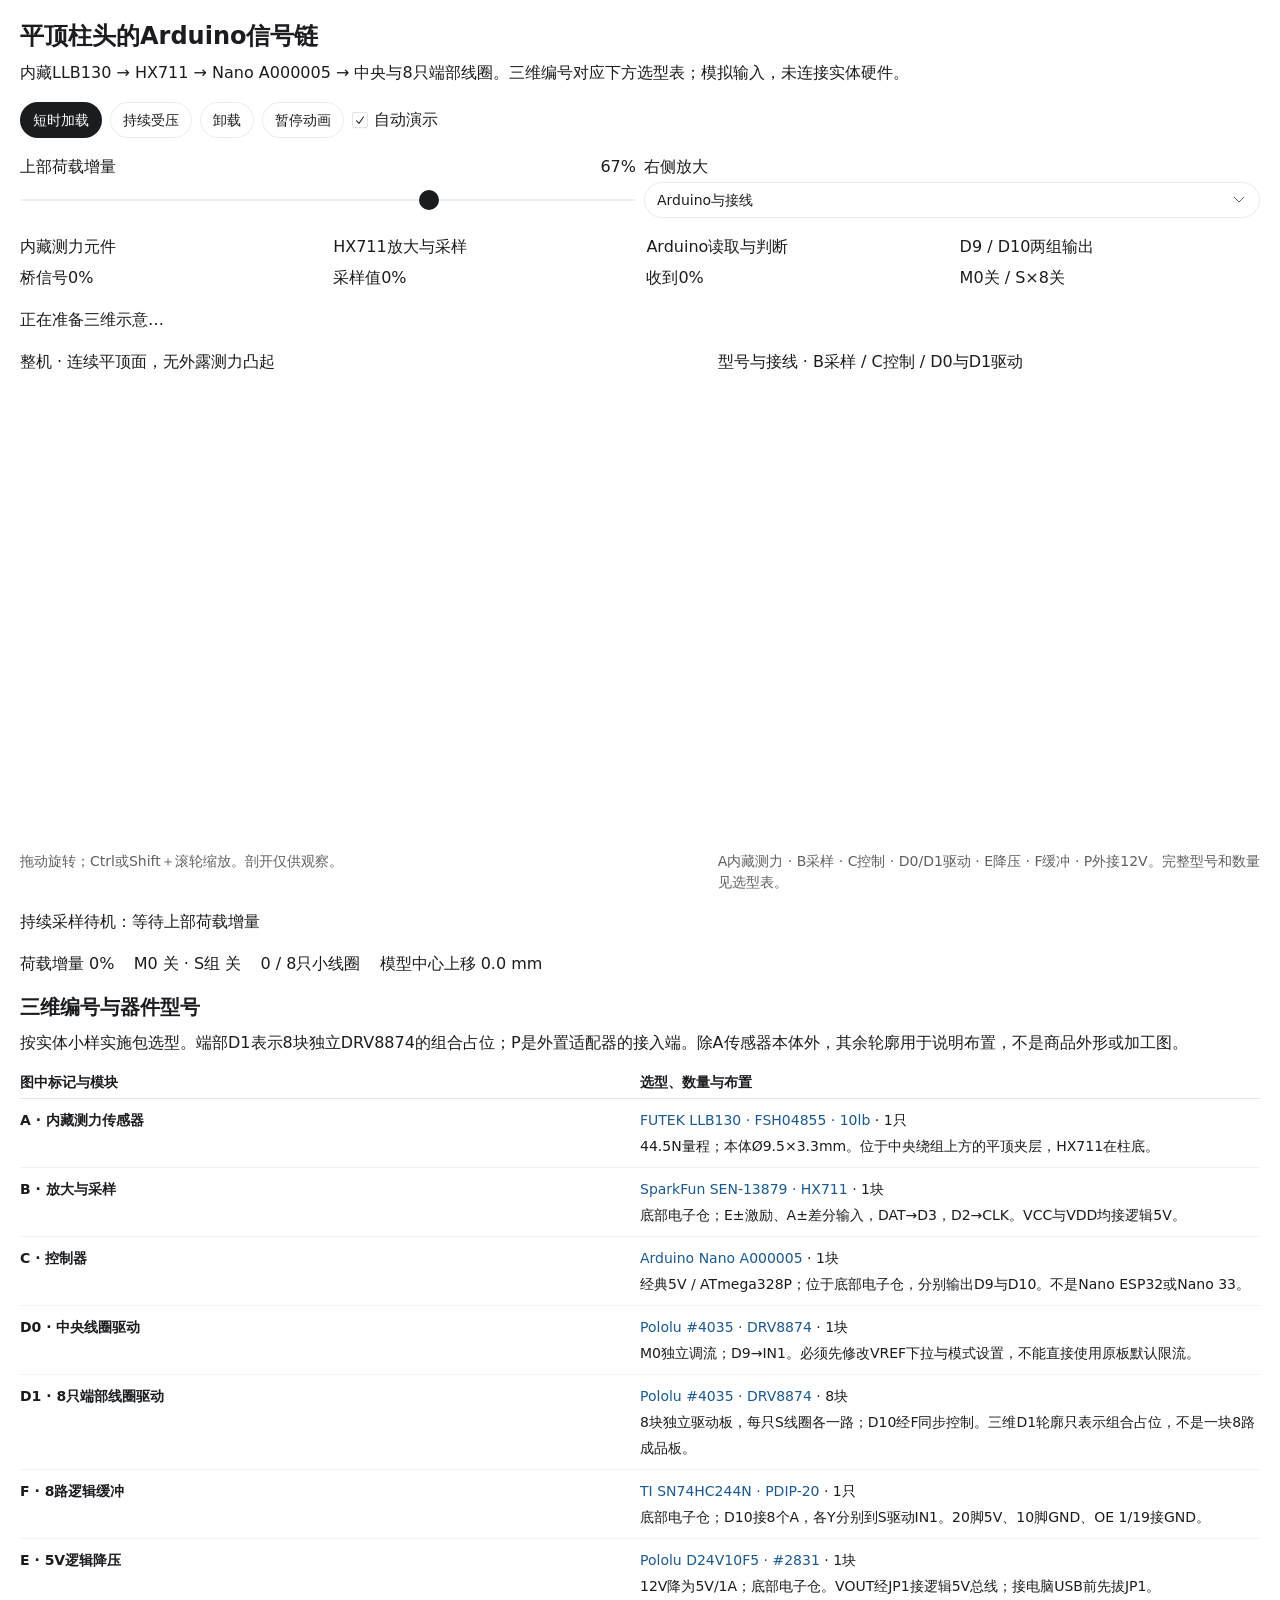
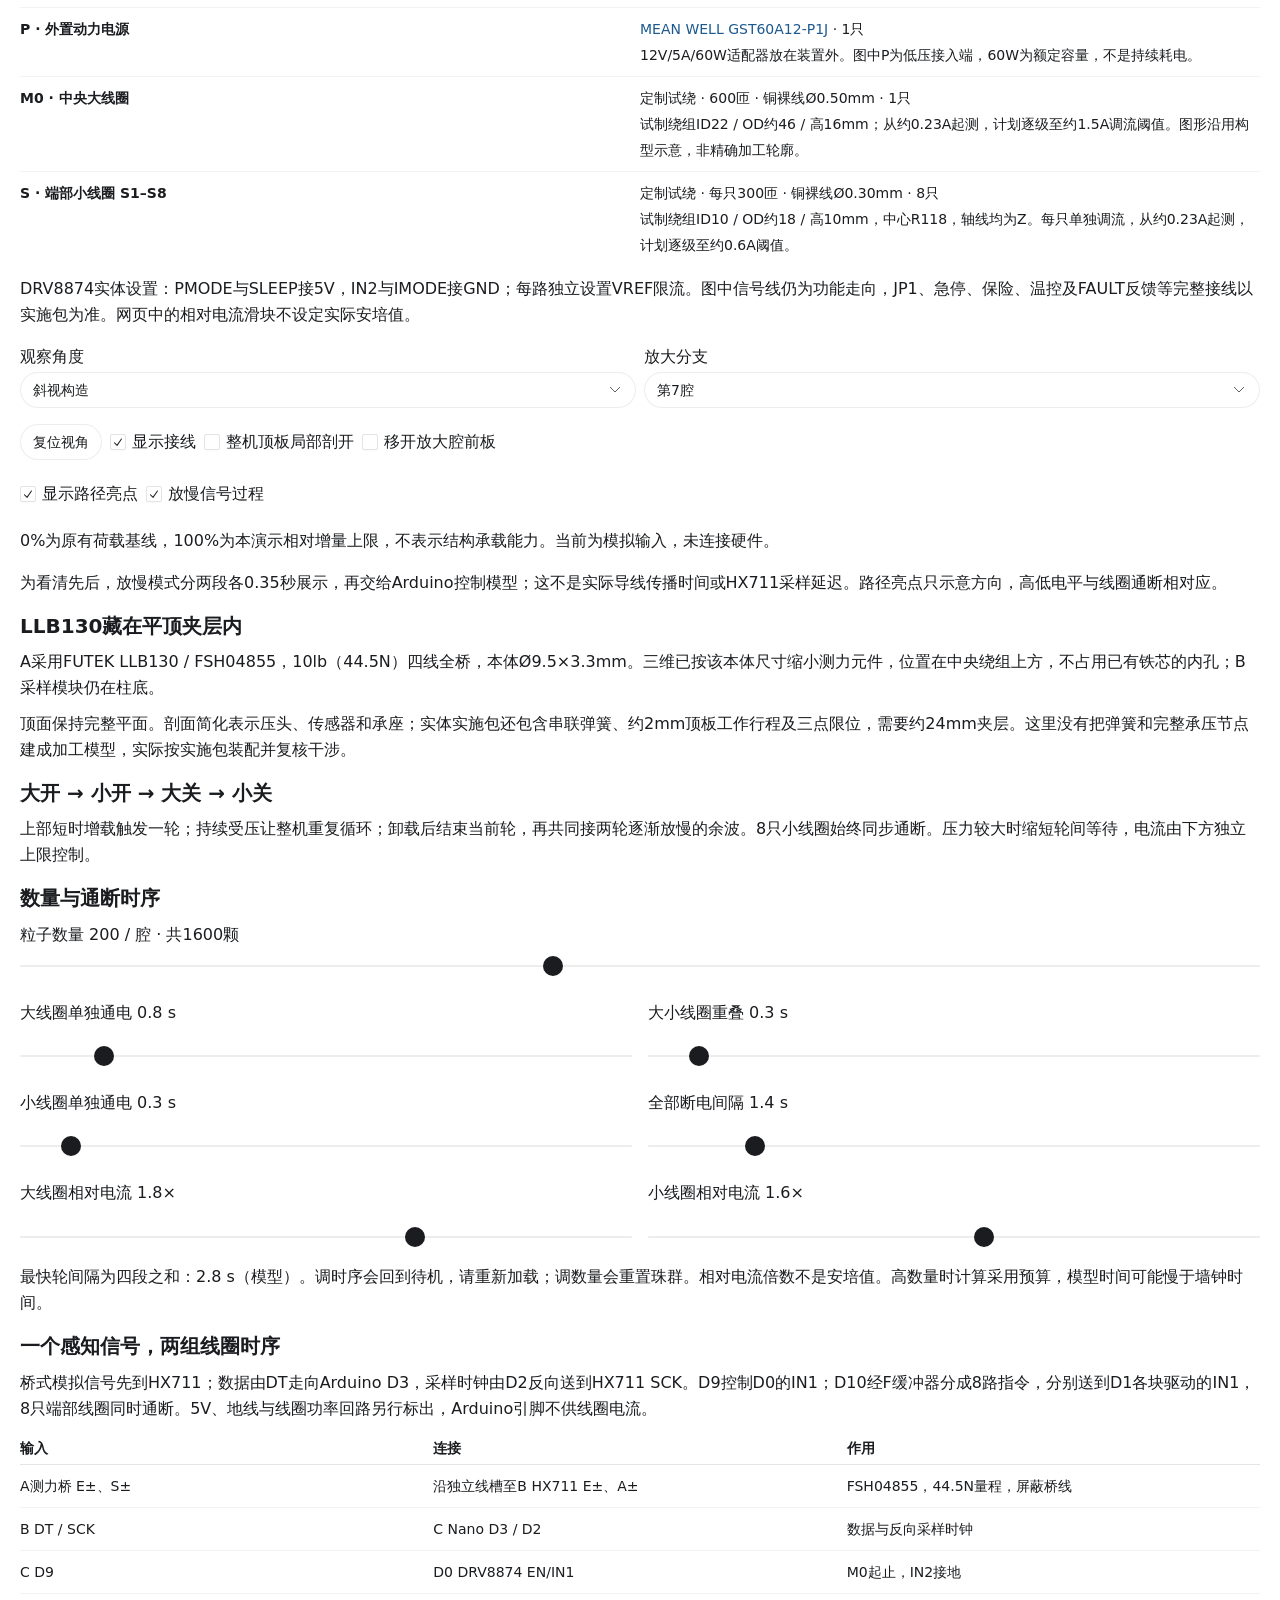
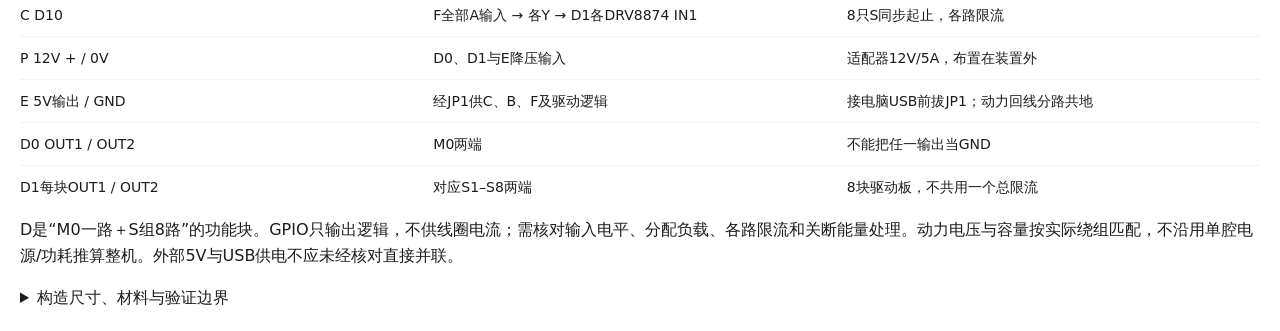
<file: src/press-interaction/page.template.html>
<!doctype html>
<html lang="zh-CN">
<head>
<meta charset="utf-8">
<meta name="viewport" content="width=device-width,initial-scale=1">
<title>平顶受压 · 器件选型与Arduino信号链</title>
<style>

:root {
  color-scheme: light dark;
  background-color: var(
    --background,
    var(--color-background-primary, light-dark(rgb(255 255 255), rgb(24 24 24)))
  ) !important;

  /* Agent-facing contract; keep in sync with SKILL.md. */
  --background: var(
    --color-background-primary,
    light-dark(rgb(255 255 255), rgb(24 24 24))
  );
  --foreground: var(
    --color-text-primary,
    light-dark(rgb(26 28 31), rgb(255 255 255))
  );
  --card: color-mix(in oklab, var(--foreground) 5%, var(--background));
  --card-foreground: var(
    --color-text-primary,
    light-dark(rgb(26 28 31), rgb(255 255 255))
  );
  --popover: var(
    --color-background-secondary,
    light-dark(rgb(255 255 255), rgb(45 45 45))
  );
  --popover-foreground: var(
    --color-text-primary,
    light-dark(rgb(26 28 31), rgb(255 255 255))
  );
  --primary: var(
    --color-text-info,
    light-dark(rgb(27 104 171), rgb(131 195 255))
  );
  --primary-foreground: var(
    --color-text-inverse,
    light-dark(rgb(255 255 255), rgb(13 13 13))
  );
  --secondary: var(
    --color-background-secondary,
    light-dark(rgb(255 255 255 / 96%), rgb(54 54 54 / 96%))
  );
  --secondary-foreground: var(
    --color-text-primary,
    light-dark(rgb(26 28 31), rgb(255 255 255))
  );
  --muted: color-mix(in srgb, var(--foreground) 10%, transparent);
  --muted-foreground: var(
    --color-text-secondary,
    light-dark(rgb(26 28 31 / 70%), rgb(255 255 255 / 70%))
  );
  --accent: var(
    --color-background-info,
    light-dark(rgb(229 242 255), rgb(13 39 63))
  );
  --accent-foreground: var(
    --color-text-info,
    light-dark(rgb(27 104 171), rgb(131 195 255))
  );
  --destructive: var(
    --color-text-warning,
    light-dark(rgb(226 85 7), rgb(255 133 73))
  );
  --border: var(
    --color-border-secondary,
    light-dark(rgb(26 28 31 / 8%), rgb(255 255 255 / 8.2%))
  );
  --input: var(
    --color-border-primary,
    light-dark(
      rgb(26 28 31 / 11.8%),
      color-mix(in oklab, rgb(0 0 0) 10%, transparent)
    )
  );
  --ring: var(
    --color-ring-primary,
    light-dark(rgb(51 156 255), rgb(131 195 255 / 76%))
  );
  --font-size-base: var(--font-text-md-size, 16px);
  --blue: light-dark(rgb(27 104 171), rgb(131 195 255));
  --orange: light-dark(rgb(226 85 7), rgb(251 106 34));
  --green: light-dark(rgb(0 162 64), rgb(64 201 119));
  --red: light-dark(rgb(224 46 42), rgb(255 103 100));
  --purple: light-dark(rgb(146 79 247), rgb(173 123 249));
  --yellow: light-dark(rgb(255 195 0), rgb(255 210 64));
  --viz-series-1: var(--primary);
  --viz-series-2: light-dark(rgb(243 136 59), rgb(245 154 86));
  --viz-series-3: light-dark(rgb(93 201 119), rgb(116 213 139));
  --viz-series-4: light-dark(rgb(235 119 177), rgb(240 143 192));
  --viz-series-5: light-dark(rgb(155 121 236), rgb(170 145 239));
  --viz-series-6: light-dark(rgb(58 185 177), rgb(90 203 194));

  /* Internal implementation variables; not part of the agent contract. */
  --font-sans:
    -apple-system-body, ui-sans-serif, -apple-system, system-ui, "Segoe UI",
    Helvetica, "Apple Color Emoji", Arial, sans-serif, "Segoe UI Emoji",
    "Segoe UI Symbol";
  --font-mono:
    ui-monospace, SFMono-Regular, "SF Mono", Menlo, Consolas, "Liberation Mono",
    monospace;
  --font-size-normal: max(11px, var(--font-size-base));
  --font-size-tooltip: calc(var(--font-size-base) - 1px);
  --font-size-small: max(11px, calc(var(--font-size-base) - 2px));
  --font-size-h1: calc(var(--font-size-normal) * 1.7142857143);
  --font-size-h2: calc(var(--font-size-normal) * 1.4285714286);
  --font-size-h3: calc(var(--font-size-normal) * 1.2857142857);
  --font-weight-normal: 400;
  --font-weight-medium: 500;
  --icon-size: 16px;
  --line-height-normal: calc(var(--font-size-normal) * 1.5);
  --line-height-tooltip: calc(var(--font-size-tooltip) * 1.4285714286);
  --line-height-small: calc(var(--font-size-small) + 4px);
  --corner-shape: round;
  --radius: var(--border-radius-lg, 8px);
  --radius-sm: calc(var(--radius) * 0.5);
  --radius-md: calc(var(--radius) * 0.75);
  --radius-lg: var(--radius);
  --radius-2xl: calc(var(--radius) * 2);
  --radius-full: 9999px;
  --shadow-sm: 0 1px 2px -1px rgb(0 0 0 / 8%);
  --checkmark-image: url("data:image/svg+xml,%3Csvg xmlns='http://www.w3.org/2000/svg' viewBox='0 0 17 17'%3E%3Cpath d='M12.8961 3.64101C13.1297 3.41418 13.4984 3.37523 13.7779 3.56581C14.0571 3.75635 14.1554 4.11331 14.0299 4.41347L13.9615 4.53847L7.71151 13.7045C7.59411 13.8767 7.4063 13.9877 7.19881 14.0072C6.99136 14.0267 6.78564 13.9533 6.63826 13.806L2.88826 10.056L2.79842 9.9457C2.6192 9.67407 2.64927 9.30496 2.88826 9.06581C3.12738 8.82669 3.49647 8.79676 3.76815 8.97597L3.8785 9.06581L7.03084 12.2182L12.8053 3.74941L12.8961 3.64101Z'/%3E%3C/svg%3E");

  /* Legacy aliases; not part of the current agent contract. */
  --viz-bg: transparent;
  --viz-panel: var(--card);
  --viz-border: var(--border);
  --viz-text: var(--foreground);
  --viz-muted: var(--muted-foreground);
  --viz-accent: var(--primary);
  --viz-accent-text: var(--primary-foreground);
  --viz-accent-bg: var(--accent);
  --viz-font-size: var(--font-size-base);
  --viz-warning: var(--destructive);
}

:root[data-theme="light"] {
  color-scheme: light;
}

:root[data-theme="dark"] {
  color-scheme: dark;
}

* {
  box-sizing: border-box;
}

html > body {
  /* Preserve MCP aliases for older inline renderers without creating :root cycles. */
  --color-background-primary: var(
    --background,
    light-dark(rgb(255 255 255), rgb(24 24 24))
  );
  --color-text-primary: var(
    --foreground,
    light-dark(rgb(26 28 31), rgb(255 255 255))
  );
  --color-border-secondary: var(
    --border,
    light-dark(rgb(26 28 31 / 8%), rgb(255 255 255 / 8.2%))
  );

  margin: 0;
  padding: var(--visualize-paint-gutter, 0px);
  color: var(--foreground);
  background: transparent !important;
  font-family: var(--font-sans) !important;
  -webkit-font-smoothing: antialiased;
  font-size: var(--font-size-base);
  line-height: calc(var(--font-size-base) * 1.625);
  font-weight: var(--font-weight-normal);
}

.cursor-interaction {
  cursor: var(--cursor-interaction, pointer);
}

a {
  color: color-mix(in srgb, var(--viz-accent) 80%, var(--viz-text) 20%);
  cursor: var(--cursor-interaction, pointer);
  text-decoration: none;
  text-underline-offset: 2px;
  font-weight: inherit;
}

a:is(:hover, :focus-visible) {
  text-decoration-line: underline;
  text-decoration-style: dashed;
  text-decoration-thickness: 0.5px;
}

h1,
h2,
h3,
h4,
h5,
h6,
p {
  margin-block: 0;
}
p,
h1,
h2,
h3,
h4,
h5,
h6,
li,
.table {
  font-family: var(--font-sans);
}

h1 {
  font-size: calc(var(--font-size-base) * 1.5);
  line-height: 1.3333333333;
}

h2 {
  font-size: calc(var(--font-size-base) * 1.25);
  line-height: 1.4;
}
h3 {
  font-size: calc(var(--font-size-base) * 1.125);
  line-height: 1.5555555556;
}
h4 {
  font-size: var(--font-size-base);
  line-height: 1.5;
}
h5,
h6 {
  font-size: var(--font-size-base);
  line-height: calc(var(--font-size-base) * 1.625);
}

h1,
h2,
h3,
h4,
h5,
h6,
b,
strong,
th {
  font-weight: 600;
}

code:not(pre code) {
  display: inline;
  padding: 1px 6px;
  border-radius: var(--radius-sm);
  corner-shape: var(--corner-shape);
  background: var(--muted);
  font-family: var(--font-mono);
  font-size: 0.92em;
  overflow-wrap: anywhere;
  -webkit-box-decoration-break: clone;
  box-decoration-break: clone;
  word-break: break-word;
}
pre,
pre code {
  font-family: var(--font-mono);
  font-size: 12px;
  line-height: 20px;
}

.table-responsive {
  width: 100%;
  overflow-x: auto;
  scrollbar-width: thin;
}

.table {
  width: 100%;
  color: var(--foreground);
  font: inherit;
  text-align: start;
  border-collapse: separate;
  border-spacing: 0;
  font-size: calc(var(--font-size-base) * 0.875);
  line-height: calc(var(--font-size-base) * 1.625);
  font-family: var(--font-sans);
}

.table :is(th, td) {
  padding-block: 10px;
  padding-inline: 0 24px;
  overflow-wrap: anywhere;
  border-bottom: 1px solid var(--border);
  text-align: start;
  vertical-align: top;
  border-bottom-color: color-mix(in srgb, var(--foreground) 5%, transparent);
}
.table :is(th, td):not(:last-child) {
  padding-inline-end: calc(var(--font-size-base) * 1.5);
}

.table-responsive > .table :is(th, td) {
  overflow-wrap: break-word;
}

.table :is(th, td):last-child {
  padding-inline-end: 0;
}

.table :is(caption, thead th) {
  font-weight: 600;
}

.table thead :is(th, td) {
  border-bottom-color: var(--border-strong, var(--input));
  padding-block: calc(var(--font-size-base) / 2);
  line-height: var(--font-size-base);
}

.table tbody tr:last-child :is(th, td) {
  border-bottom: 0;
}
.table tbody :is(th, td) {
  padding-block: calc(var(--font-size-base) * 0.625);
}

.table.table-sm :is(th, td) {
  padding-block: 8px;
}

.table.table-sm :is(th, td):not(:last-child) {
  padding-inline-end: 16px;
}

.table :is(.text-end, [align="right"]) {
  text-align: end;
  font-variant-numeric: tabular-nums;
}

.table :is(.text-center, [align="center"]) {
  text-align: center;
}

.table .text-nowrap {
  white-space: nowrap;
}

#widget {
  display: flex;
  flex-direction: column;
  gap: 12px;
  width: 100%;
  padding: 0;
  background: transparent !important;
}

.card {
  min-width: 0;
  padding: 12px;
  overflow: hidden;
  overflow-wrap: break-word;
  border-radius: var(--radius-2xl);
  corner-shape: var(--corner-shape);
  color: var(--card-foreground);
  background: var(--card);
}

.widget {
  min-width: 0;
  overflow: hidden;
  border: 0;
  border-radius: var(--radius-lg);
  corner-shape: var(--corner-shape);
  box-shadow: 0 0 0 0.5px var(--border-strong, var(--border));
  color: var(--foreground);
  background: var(--background);
}

#widget > :not(.card, .widget, .progress) {
  width: 100% !important;
  max-width: none !important;
  margin: 0 !important;
  padding: 0 !important;
  border: 0 !important;
  border-radius: 0 !important;
  background: transparent !important;
  box-shadow: none !important;
}

.tooltip {
  position: fixed;
  z-index: 50;
  top: 0;
  left: 0;
  width: max-content;
  max-width: min(
    20rem,
    var(--tooltip-available-width, calc(100vw - 10px)),
    calc(100vw - 10px)
  );
  max-height: min(
    var(--tooltip-available-height, calc(100vh - 10px)),
    calc(100vh - 10px)
  );
  border: 1px solid var(--border);
  corner-shape: var(--corner-shape);
  overflow-wrap: break-word;
  white-space: normal;
  pointer-events: none;
  user-select: none;
  font-family: var(--font-sans);
  padding: 5px 12px;
  border-color: color-mix(
    in oklab,
    light-dark(var(--primary-foreground), var(--foreground)) 5%,
    transparent
  );
  border-radius: var(--radius-2xl);
  color: light-dark(var(--primary-foreground), var(--foreground));
  background: light-dark(var(--foreground), var(--popover));
  box-shadow: 0 8px 18px rgb(15 23 42 / 20%);
  letter-spacing: -0.15px;
  font-size: calc(var(--font-size-base) * 14 / 16);
  font-size: round(nearest, calc(var(--font-size-base) * 14 / 16), 1px);
  font-weight: 600;
  line-height: 18px;
  text-align: center;
}

.viz-grid {
  display: grid;
  grid-template-columns: repeat(auto-fit, minmax(max(180px, 24%), 1fr));
  gap: 10px;
}

.viz-stat {
  display: flex;
  flex-direction: column;
  gap: 2px;
}

.viz-stat-value {
  font-size: var(--font-size-h2);
  font-weight: var(--font-weight-medium);
  line-height: 1.25;
}

.viz-row {
  display: flex;
  flex-wrap: wrap;
  align-items: center;
  gap: 10px;
}

hr {
  width: 100%;
  height: 1px;
  margin-block: 6px;
  border: 0;
  background: var(--border);
}

.nav {
  display: flex;
  min-width: 0;
  align-items: center;
  gap: 4px;
}

.progress {
  display: flex;
  height: 8px;
  margin-block: calc((var(--line-height-normal, 1.5em) - 8px) / 2);
  overflow: hidden;
  border: 0;
  border-radius: var(--radius-full);
  background: var(--muted);
}

.progress-bar:only-child {
  border-radius: var(--radius-full);
}

.progress-bar {
  height: 100%;
  flex-shrink: 0;
  border: 0;
  background: var(--viz-series-1);
}

.viz-badge {
  display: inline-flex;
  align-items: center;
  padding: 4px 8px;
  border-radius: var(--radius-sm);
  color: color-mix(in srgb, var(--foreground) 40%, var(--muted-foreground));
  background: color-mix(in srgb, var(--foreground) 5%, transparent);
  font-family: var(--font-sans);
  font-size: calc(var(--font-size-base) * 14 / 16);
  font-size: round(nearest, calc(var(--font-size-base) * 14 / 16), 1px);
  font-weight: var(--font-weight-normal);
  line-height: 1;
}

small,
.text-small {
  font-size: var(--font-size-small);
  line-height: var(--line-height-small);
}

.text-muted {
  color: var(--muted-foreground);
}

.tabular-nums {
  font-variant-numeric: tabular-nums;
}

.sr-only {
  position: absolute;
  width: 1px;
  height: 1px;
  padding: 0;
  overflow: hidden;
  clip: rect(0, 0, 0, 0);
  white-space: nowrap;
  border: 0;
}

.viz-controls {
  display: flex;
  flex-wrap: wrap;
  align-items: center;
  gap: 8px;
}

.viz-controls > .form-label {
  display: grid;
  min-width: min(100%, 260px);
  flex: 1 1 280px;
  grid-template-columns: minmax(0, 1fr) auto;
  align-items: baseline;
  gap: 2px 12px;
  margin-bottom: 0;
}

.viz-controls > .form-label > :is(.form-control, .form-range, .form-select) {
  grid-column: 1 / -1;
}

.btn,
.nav-link,
.form-check-input,
.form-control,
.form-range,
.form-select {
  font: inherit;
}

/* Match inline alignment without overriding a containing flex or grid layout. */
.btn,
.nav-link,
.form-control,
.form-select,
.form-range,
.form-check {
  vertical-align: middle;
}

.btn,
.nav-link {
  --btn-size: calc(12px + 2 * var(--control-spacing, 12px));
  appearance: button;
  display: inline-flex;
  inline-size: fit-content;
  max-inline-size: 100%;
  align-items: center;
  justify-content: center;
  gap: 4px;
  margin: 0;
  padding: 0 8px;
  -webkit-app-region: no-drag;
  border: 1px solid var(--input);
  corner-shape: var(--corner-shape);
  cursor: var(--cursor-interaction, pointer);
  text-align: center;
  text-decoration: none;
  white-space: nowrap;
  user-select: none;
  -webkit-font-smoothing: inherit;
  font-family: var(--font-sans);
  height: fit-content;
  min-height: var(--btn-size);
  padding-inline: var(--control-spacing, 12px);
  border-color: transparent;
  border-radius: var(--radius-full);
  color: var(--foreground);
  background: color-mix(in srgb, var(--foreground) 5%, transparent);
  font-size: calc(var(--font-size-base) * 14 / 16);
  font-size: round(nearest, calc(var(--font-size-base) * 14 / 16), 1px);
  font-weight: var(--font-weight-normal);
  line-height: 18px;
}

.btn {
  border-color: var(--border);
  color: var(--secondary-foreground);
  background: var(--secondary);
}

/* Codex Button size="compact"; appearance stays with the button variant. */
.btn-sm {
  --btn-size: 24px;
  padding-inline: 8px;
  font-size: calc(var(--font-size-base) * 12 / 16);
  font-size: round(nearest, calc(var(--font-size-base) * 12 / 16), 1px);
  line-height: 16px;
}

.btn:is(.btn-block, .viz-tile) {
  inline-size: 100%;
}

.btn.viz-tile {
  min-width: 0;
  overflow-wrap: anywhere;
  white-space: normal;
}

a.btn {
  cursor: var(--cursor-interaction, pointer);
  text-decoration: none;
}

.btn:not(:disabled):hover {
  background: light-dark(
    color-mix(in srgb, var(--foreground) 5.5%, transparent),
    color-mix(in srgb, var(--foreground) 8%, transparent)
  );
}

.nav-link:not(:disabled):not([aria-disabled="true"]):hover {
  background: color-mix(in srgb, var(--foreground) 10%, transparent);
}

.btn-primary {
  border-color: var(--border);
  color: var(--primary-foreground);
  background: var(--foreground);
  background-clip: border-box;
}

.btn-primary .text-muted {
  color: color-mix(in srgb, var(--primary-foreground) 50%, transparent);
}

.btn-primary:not(:disabled):hover {
  background: color-mix(in srgb, var(--foreground) 80%, transparent);
  background-clip: border-box;
}

.btn-ghost {
  border-color: transparent;
  color: var(--muted-foreground);
  background: transparent;
}

.btn-ghost:not(:disabled):hover {
  color: var(--muted-foreground);
  background: light-dark(
    color-mix(in srgb, var(--foreground) 5.5%, transparent),
    color-mix(in srgb, var(--foreground) 8%, transparent)
  );
}

.nav-pills .nav-link {
  min-width: 0;
  border-color: transparent;
  color: var(--muted-foreground);
  background: transparent;
}

.nav-justified .nav-link {
  flex: 1 1 0;
  overflow-wrap: anywhere;
  white-space: normal;
}

.nav-pills .nav-link.active {
  color: var(--foreground);
  background: var(--muted);
}

/* Shared preview chrome; product styles stay inside each variant. */
.viz-dotted-background {
  background-image: radial-gradient(
    circle,
    color-mix(in srgb, var(--foreground) 14%, transparent) 0.8px,
    transparent 0.8px
  );
  background-position: center;
  background-size: 16px 16px;
}

.viz-carousel {
  position: relative;
  min-width: 0;
}

.viz-carousel:has(> .viz-carousel-controls) {
  min-height: calc(60px + var(--viz-carousel-picker-height, 0px));
  padding-bottom: 60px;
}

.viz-carousel > [data-variant][hidden] {
  display: none !important;
}

.viz-carousel > [data-variant] {
  isolation: isolate;
}

.viz-carousel-controls {
  --viz-carousel-hover: light-dark(
    color-mix(in srgb, var(--foreground) 5.4%, transparent),
    color-mix(in srgb, var(--foreground) 7.8%, transparent)
  );
  position: absolute;
  z-index: 2;
  bottom: 8px;
  left: 50%;
  display: flex;
  width: max-content;
  /* Leave room for the host's design-controls launcher at the trailing edge. */
  max-width: calc(100% - 96px);
  align-items: center;
  gap: 0;
  padding: 0;
  border: 1px solid var(--border);
  border-radius: 16px;
  color: var(--foreground);
  background: var(--background);
  font-family: var(--font-sans);
  /* Match the settings dropdown chrome independently of the content font size. */
  font-size: 13px;
  font-weight: var(--font-weight-normal);
  line-height: 18px;
  transform: translateX(-50%);
  user-select: none;
}

/* Keep authored mockup button styles out of the shared carousel chrome. */
.viz-carousel-controls button,
.viz-carousel-picker > summary {
  display: flex !important;
  height: auto !important;
  min-height: 30px;
  align-items: center !important;
  justify-content: center !important;
  gap: 4px;
  padding: 0 6px !important;
  -webkit-app-region: no-drag;
  border: 0 !important;
  border-radius: 14px !important;
  color: inherit !important;
  background: transparent !important;
  font: inherit !important;
  -webkit-tap-highlight-color: transparent;
}

.viz-carousel-controls > button,
.viz-carousel-picker > summary {
  position: relative;
  isolation: isolate;
}

.viz-carousel-controls > button {
  --icon-size: 16px;
  width: 30px !important;
  padding: 0 !important;
}

.viz-carousel-picker > summary {
  padding-inline: 12px !important;
}

.viz-carousel-controls .viz-carousel-caret {
  width: 14px;
  height: 14px;
  flex: none;
  margin: 0;
  color: inherit;
  transform: rotate(180deg);
}

.viz-carousel-controls > button > svg,
.viz-carousel-controls .viz-carousel-caret,
.viz-carousel-count {
  opacity: 0.5;
}

.viz-carousel-controls > button::before,
.viz-carousel-picker > summary::before {
  position: absolute;
  z-index: -1;
  inset: 3px;
  border-radius: 12px;
  content: "";
  pointer-events: none;
}

.viz-carousel-controls > button:hover::before,
.viz-carousel-picker > summary:hover::before {
  background: var(--viz-carousel-hover);
}

.viz-carousel-controls > button,
.viz-carousel-controls [data-lucide],
.viz-carousel-controls .lucide {
  flex-shrink: 0;
}

.viz-carousel-picker {
  min-width: 0;
}

.viz-carousel-picker > summary {
  min-width: 0;
  list-style: none;
}

.viz-carousel-picker > summary::-webkit-details-marker {
  display: none;
}

.viz-carousel-count {
  flex-shrink: 0;
  white-space: nowrap;
}

.viz-carousel-name {
  min-width: 0;
  overflow: hidden;
  text-overflow: ellipsis;
  white-space: nowrap;
}

.viz-carousel-options {
  position: absolute;
  right: 0;
  bottom: calc(100% + 4px);
  left: 0;
  display: flex;
  max-height: 240px;
  flex-direction: column;
  gap: 2px;
  overflow: auto;
  padding: 4px;
  border: 1px solid var(--border);
  border-radius: var(--radius-lg);
  background: var(--background);
  box-shadow: 0 4px 12px light-dark(rgb(0 0 0 / 6%), rgb(0 0 0 / 25%));
}

.viz-carousel-options > button {
  border-radius: max(0px, calc(var(--radius-lg) - 5px)) !important;
  width: 100% !important;
  min-height: 28px;
  justify-content: flex-start !important;
  padding: 4px 8px !important;
  font-size: var(--font-size-small) !important;
  text-align: start;
  white-space: normal;
  overflow-wrap: anywhere;
}

.viz-carousel-options > [aria-current="true"],
.viz-carousel-options > button:hover {
  background: var(--viz-carousel-hover) !important;
}

.btn:disabled,
.nav-link:disabled,
.nav-link[aria-disabled="true"] {
  cursor: not-allowed;
  opacity: 0.4;
}

[data-lucide] {
  stroke-width: 1.6;
}

.form-label {
  display: block;
  margin-bottom: 6px;
  color: var(--foreground);
}

.form-control {
  display: block;
  width: 100%;
  padding: 0 8px;
  outline: none;
  border: 1px solid var(--input);
  corner-shape: var(--corner-shape);
  color: var(--foreground);
  font-family: var(--font-sans);
  height: calc(12px + 2 * var(--control-spacing, 12px));
  min-height: calc(12px + 2 * var(--control-spacing, 12px));
  padding-inline: calc(4px + var(--control-spacing, 12px) / 2);
  border-color: var(--input);
  border-radius: var(--radius-md);
  background: color-mix(in srgb, var(--popover) 96%, transparent);
  font-size: calc(var(--font-size-base) * 14 / 16);
  font-size: round(nearest, calc(var(--font-size-base) * 14 / 16), 1px);
  font-weight: var(--font-weight-normal);
  line-height: 1.4285714286;
}
.form-control:is(
  [type="file"],
  [type="date"],
  [type="datetime-local"],
  [type="month"],
  [type="week"],
  [type="color"]
) {
  height: calc(12px + 2 * var(--control-spacing, 12px));
  min-height: calc(12px + 2 * var(--control-spacing, 12px));
  line-height: 18px;
}
.form-control:is(
  [type="date"],
  [type="datetime-local"],
  [type="month"],
  [type="week"]
) {
  padding-inline: var(--control-spacing, 12px);
}

.form-control::placeholder {
  color: var(--muted-foreground);
}

.form-control[type="file"] {
  overflow: hidden;
  cursor: var(--cursor-interaction, pointer);
  padding: 0;
}

.form-control[type="file"]::file-selector-button {
  padding: 0 8px;
  border: 0;
  border-right: 1px solid var(--input);
  color: var(--secondary-foreground);
  background: var(--secondary);
  cursor: inherit;
  font: inherit;
  min-height: calc(10px + 2 * var(--control-spacing, 12px));
  padding-inline: var(--control-spacing, 12px);
  margin-inline-end: var(--control-spacing, 12px);
}

.form-control[type="file"]:not(:disabled):hover::file-selector-button {
  background: color-mix(in srgb, var(--foreground) 6%, var(--secondary));
}

.form-control-color[type="color"] {
  width: 40px;
  height: calc(12px + 2 * var(--control-spacing, 12px));
  padding: 3px;
  cursor: var(--cursor-interaction, pointer);
}

.form-control-color[type="color"]::-webkit-color-swatch-wrapper {
  padding: 0;
}

.form-control-color[type="color"]::-webkit-color-swatch {
  border: 0;
  border-radius: calc(var(--radius-lg) - 4px);
  corner-shape: var(--corner-shape);
}

textarea.form-control {
  height: auto;
  resize: vertical;
  min-height: 96px;
  padding: 8px 10px;
}

.form-control:focus-visible {
  border-color: var(--ring);
  box-shadow: none;
}
.form-control:disabled {
  color: var(--muted-foreground);
  background: color-mix(in srgb, var(--foreground) 5%, transparent);
  opacity: 1;
}
.form-control[aria-invalid="true"] {
  border-color: var(--red);
  box-shadow: 0 0 0 2px color-mix(in srgb, var(--red) 20%, transparent);
}

.form-control:disabled,
.form-select:disabled {
  cursor: not-allowed;
}

.form-select {
  appearance: none;
  display: block;
  width: 100%;
  height: fit-content;
  min-height: calc(12px + 2 * var(--control-spacing, 12px));
  margin: 0;
  /* The secondary icon role is 14px at compact density and 16px at web density. */
  --icon-size: calc(10px + var(--control-spacing, 12px) / 2);
  /* Settings dropdowns retain a 12px inset and a 4px text-to-chevron gap. */
  padding: 0 calc(16px + var(--icon-size)) 0 12px;
  outline: none;
  border: 1px solid var(--border);
  border-radius: var(--radius-full);
  corner-shape: var(--corner-shape);
  color: var(--foreground);
  background-color: var(--secondary);
  background-image:
    linear-gradient(
      45deg,
      transparent calc(50% - 0.6px),
      var(--muted-foreground) calc(50% - 0.6px) calc(50% + 0.6px),
      transparent calc(50% + 0.6px)
    ),
    linear-gradient(
      135deg,
      transparent calc(50% - 0.6px),
      var(--muted-foreground) calc(50% - 0.6px) calc(50% + 0.6px),
      transparent calc(50% + 0.6px)
    );
  background-position:
    calc(100% - 12px - var(--icon-size) / 2) 50%,
    calc(100% - 12px - var(--icon-size) * 0.18) 50%;
  background-repeat: no-repeat;
  background-size: calc(var(--icon-size) * 0.32) calc(var(--icon-size) * 0.32);
  cursor: var(--cursor-interaction, default);
  font-size: calc(var(--font-size-base) * 14 / 16);
  font-size: round(nearest, calc(var(--font-size-base) * 14 / 16), 1px);
  font-weight: var(--font-weight-normal);
  line-height: 18px;
}

.form-select :is(option, optgroup) {
  color: var(--popover-foreground);
  background-color: var(--popover);
}

.form-select :is(option, optgroup):disabled {
  color: var(--muted-foreground);
}

.form-select:not(:disabled):hover {
  background-color: light-dark(
    color-mix(in srgb, var(--foreground) 5.5%, transparent),
    color-mix(in srgb, var(--foreground) 8%, transparent)
  );
}

.form-select:focus-visible {
  box-shadow: 0 0 0 2px var(--ring);
}
.form-select:disabled {
  opacity: 0.4;
}

.form-check {
  display: flex;
  min-height: calc(12px + 2 * var(--control-spacing, 12px));
  align-items: center;
  gap: 6px;
}

.form-check-input {
  appearance: none;
  width: 14px;
  height: 14px;
  flex: 0 0 auto;
  margin: 0;
  border: 1px solid var(--input);
  color: var(--primary-foreground);
  background-color: transparent;
  cursor: var(--cursor-interaction, default);
  transition:
    background-color 150ms,
    border-color 150ms,
    box-shadow 150ms;
}

.form-check:not(.form-switch) .form-check-input[type="checkbox"] {
  corner-shape: round;
  box-shadow: var(--shadow-sm);
  position: relative;
  width: calc(10px + var(--control-spacing, 12px) / 2);
  height: calc(10px + var(--control-spacing, 12px) / 2);
  border-color: var(--border-strong, var(--input));
  border-radius: calc(var(--radius-sm) / 2);
  background-color: transparent;
  color: var(--foreground);
}

.form-check:not(.form-switch)
  .form-check-input:not(:disabled):not(:checked):hover {
  background-color: var(--card);
}

.form-check:not(.form-switch)
  .form-check-input[type="checkbox"]:is(:checked, :indeterminate) {
  border-color: var(--border-strong, var(--input));
  background-color: color-mix(in srgb, var(--popover) 96%, transparent);
}

.form-check:not(.form-switch)
  .form-check-input[type="checkbox"]:checked::before {
  display: block;
  width: 100%;
  height: 100%;
  background: var(--primary-foreground);
  content: "";
  mask: var(--checkmark-image) center / 12px 12px no-repeat;
  background-color: var(--foreground);
}
.form-check:not(.form-switch)
  .form-check-input[type="checkbox"]:indeterminate::before {
  position: absolute;
  inset: 0;
  display: block;
  width: 65%;
  height: 6.65%;
  margin: auto;
  border-radius: var(--radius-full);
  background: var(--foreground);
  mask: none;
  content: "";
}

.form-check-input[type="radio"] {
  border-radius: var(--radius-full);
  width: 16px;
  height: 16px;
  border: 0;
  box-shadow: inset 0 0 0 1px var(--input);
}

.form-check-input[type="radio"]:checked {
  border: 0;
  background: radial-gradient(
    circle,
    var(--primary-foreground) 0 3px,
    var(--foreground) 3px
  );
  box-shadow: none;
}

.form-check:not(.form-switch) .form-check-input:focus-visible {
  outline: 2px solid var(--ring);
  outline-offset: 2px;
}
.form-check:not(.form-switch) .form-check-input[type="checkbox"]:focus-visible {
  border-color: var(--ring);
  outline: none;
  box-shadow: 0 0 0 2px var(--ring);
}

.form-check:not(.form-switch) .form-check-input:disabled {
  cursor: not-allowed;
  pointer-events: none;
}

.form-check:not(.form-switch) .form-check-input:disabled + .form-check-label {
  cursor: not-allowed;
}
.form-check:not(.form-switch) .form-check-input[type="radio"]:disabled,
.form-check:not(.form-switch)
  .form-check-input[type="radio"]:disabled
  + .form-check-label {
  opacity: 0.5;
}

.form-switch .form-check-input:disabled,
.form-switch .form-check-input:disabled + .form-check-label {
  cursor: not-allowed;
  opacity: 0.6;
}

.form-check-label {
  color: var(--foreground);
  cursor: var(--cursor-interaction, default);
}

.form-switch .form-check-input {
  position: relative;
  width: 32px;
  height: 20px;
  border: 0;
  border-radius: var(--radius-full);
  background: var(--muted);
  box-shadow: none;
  transition: background-color 200ms cubic-bezier(0, 0, 0.2, 1);
}

.form-switch .form-check-input::before {
  position: absolute;
  top: 50%;
  left: 0;
  width: 16px;
  height: 16px;
  box-sizing: border-box;
  border: 1px solid light-dark(var(--primary-foreground), var(--foreground));
  border-radius: var(--radius-full);
  box-shadow: var(--shadow-sm);
  content: "";
  transform: translate(2px, -50%);
  transition: transform 200ms cubic-bezier(0, 0, 0.2, 1);
  border-color: #fff;
  background: #fff;
}

.form-switch .form-check-input:checked {
  background: var(--blue);
}

.form-switch .form-check-input:checked::before {
  transform: translate(14px, -50%);
}

.form-switch .form-check-input:focus-visible {
  box-shadow: 0 0 0 2px var(--ring);
  outline: none;
}

.form-range {
  appearance: none;
  display: block;
  width: 100%;
  flex: 1;
  margin: 0;
  padding: 0;
  border: 0;
  accent-color: var(--primary);
  height: calc(12px + 2 * var(--control-spacing, 12px));
  min-height: calc(12px + 2 * var(--control-spacing, 12px));
  outline: none;
  border-radius: var(--radius-full);
  color: var(--foreground);
  background: transparent;
}

.form-range::-webkit-slider-runnable-track {
  background: var(--form-range-track, var(--border));
  height: 2px;
  border-radius: var(--radius-full);
}

.form-range::-webkit-slider-thumb {
  appearance: none;
  width: 20px;
  height: 20px;
  border: 1px solid var(--border);
  border-radius: var(--radius-full);
  margin-top: -9px;
  border-color: transparent;
  background: currentColor;
  box-shadow: var(--shadow-sm);
}

/* Outline the native track and thumb, preserving the larger input hit area. */
.form-range:focus-visible::-webkit-slider-runnable-track {
  outline: 2px auto Highlight;
  outline-color: -webkit-focus-ring-color;
}

.form-range::-moz-range-track {
  background: var(--form-range-track, var(--border));
  height: 2px;
  border-radius: var(--radius-full);
}

.form-range::-moz-range-thumb {
  width: 20px;
  height: 20px;
  border: 1px solid var(--border);
  border-radius: var(--radius-full);
  border-color: transparent;
  background: currentColor;
  box-shadow: var(--shadow-sm);
}

.form-range:focus-visible::-moz-range-thumb {
  outline: 2px solid Highlight;
  outline-offset: 2px;
}

.form-range:disabled {
  opacity: 1;
  cursor: default;
}

.btn:not(.btn-primary, .viz-tile):is(
  [aria-pressed="true"],
  [aria-selected="true"],
  .is-selected
) {
  border-color: transparent;
  color: var(--primary-foreground);
  background: var(--blue);
}

.btn.viz-tile:is([aria-pressed="true"], [aria-selected="true"], .is-selected) {
  border-color: var(--primary);
  box-shadow: inset 0 0 0 1px var(--primary);
}

.btn:focus-visible,
.nav-link:focus-visible {
  outline-offset: 2px;
  outline: none;
  box-shadow: 0 0 0 2px var(--ring);
}

.viz-carousel-controls :is(button, summary):focus-visible {
  outline: 2px solid var(--ring) !important;
  outline-offset: 2px !important;
}

/* Web recipes are the default, including on renderers without inline style queries. */
@supports (border-radius: if(style(--corner-shape: round): 1px; else: 2px)) {
  /* Match the host's proportional text-sm scale at every text preference. */
  .tooltip,
  .viz-badge,
  .btn,
  .nav-link,
  .form-control,
  .form-select {
    font-size: if(
      style(--corner-shape: round): round(
          nearest,
          calc(var(--font-size-base) * 14 / 16),
          1px
        );
        else: round(nearest, calc(var(--font-size-base) * 13 / 14), 1px)
    );
  }

  .btn-sm {
    font-size: if(
      style(--corner-shape: round): round(
          nearest,
          calc(var(--font-size-base) * 12 / 16),
          1px
        );
        else: round(nearest, calc(var(--font-size-base) * 12 / 14), 1px)
    );
  }

  .btn,
  .nav-link,
  .form-select {
    border-radius: if(
      style(--corner-shape: round): var(--radius-full); else: var(--radius-lg)
    );
  }

  .form-check:not(.form-switch) .form-check-input[type="checkbox"] {
    border-radius: if(
      style(--corner-shape: round): calc(var(--radius-sm) / 2);
        else: calc(var(--radius-lg) * 0.4)
    );
  }

  .tooltip {
    font-weight: if(
      style(--corner-shape: round): 600; else: var(--font-weight-normal)
    );
  }
}

@media (pointer: coarse) {
  .viz-carousel:has(> .viz-carousel-controls) {
    min-height: calc(76px + var(--viz-carousel-picker-height, 0px));
    padding-bottom: 76px;
  }

  .btn,
  .nav-link,
  .viz-carousel-controls button,
  .viz-carousel-picker > summary,
  .form-control,
  .form-select {
    --btn-size: 44px;
    min-width: 44px;
    min-height: 44px;
  }

  /* Keep small-screen WebKit from zooming when a text field receives focus. */
  .form-control,
  .form-select {
    font-size: max(16px, calc(var(--font-size-base) * 14 / 16));
    font-size: max(
      16px,
      round(nearest, calc(var(--font-size-base) * 14 / 16), 1px)
    );
  }
  .form-control:is(
    [type="file"],
    [type="date"],
    [type="datetime-local"],
    [type="month"],
    [type="week"],
    [type="time"],
    [type="color"]
  ) {
    height: 44px;
    min-height: 44px;
    font-size: max(16px, calc(var(--font-size-base) * 14 / 16));
    font-size: max(
      16px,
      round(nearest, calc(var(--font-size-base) * 14 / 16), 1px)
    );
  }

  .form-control[type="file"]::file-selector-button {
    min-width: 44px;
    min-height: 44px;
  }

  .form-control-color[type="color"] {
    width: 44px;
    height: 44px;
  }

  .form-control:is(
    [type="date"],
    [type="datetime-local"],
    [type="month"],
    [type="time"],
    [type="week"]
  ) {
    min-width: 0;
    max-width: 100%;
    padding-block: 8px;
  }

  .form-check {
    min-height: 44px;
    padding-inline: 15px;
  }

  .form-check-input {
    position: relative;
  }

  .form-check-input::after {
    position: absolute;
    top: 50%;
    left: 50%;
    width: 44px;
    height: 44px;
    content: "";
    transform: translate(-50%, -50%);
  }

  .form-check-label {
    display: inline-flex;
    min-width: 44px;
    min-height: 44px;
    align-items: center;
  }

  .form-range {
    height: 44px;
    touch-action: pan-y;
  }
}

svg {
  display: block;
  max-width: 100%;
  height: auto;
}

#widget > svg {
  width: 100%;
}

/* Model-authored chart rules can otherwise stretch icons after these styles load. */
svg.lucide {
  display: block;
  width: var(--icon-size) !important;
  height: var(--icon-size) !important;
  flex: none;
  margin: 0 !important;
  stroke-width: 1.6;
}

.text-warning,
.text-destructive {
  color: var(--destructive);
}

html>body{padding:0}

</style>
<style>
html{min-height:100%;overflow-y:auto;overflow-x:clip;}
body{margin:0;min-height:100%;height:auto;overflow:visible;background:var(--background);color:var(--foreground);}
:root{--font-size-base:16px;}
main{box-sizing:border-box;width:100%;max-width:1300px;margin:0 auto;padding:20px;min-width:0;}
@media(max-width:600px){main{padding:12px;}}
</style>
</head>
<body><main>
<div id="press-prototype">
<style>
#press-prototype{display:grid;gap:calc(var(--font-size-base)*1);min-width:0;}
#press-prototype .press-heading{display:grid;gap:calc(var(--font-size-base)*.5);padding-right:90px;}
#press-prototype .press-views{display:grid;grid-template-columns:minmax(0,1.25fr) minmax(0,1fr);gap:calc(var(--font-size-base)*1.25);}
#press-prototype figure{margin:0;min-width:0;display:grid;gap:calc(var(--font-size-base)*.5);align-content:start;}
#press-prototype figure p{line-height:1.5;}
#press-prototype canvas{width:100%;height:460px;display:block;touch-action:pan-y;}
#press-prototype .press-readout{display:flex;flex-wrap:wrap;gap:calc(var(--font-size-base)*1.2);}
#press-prototype .press-section{display:grid;gap:calc(var(--font-size-base)*.6);min-width:0;}
#press-prototype .press-sliders{display:grid;grid-template-columns:repeat(2,minmax(0,1fr));gap:calc(var(--font-size-base)*1);}
#press-prototype .press-field{display:grid;gap:calc(var(--font-size-base)*.4);min-width:0;}
#press-prototype table{table-layout:fixed;width:100%;}
#press-prototype th,#press-prototype td{overflow-wrap:anywhere;}
#press-prototype details>*+*{margin-top:calc(var(--font-size-base)*.75);}
#press-prototype .press-status{min-height:1.5em;}
#press-prototype .signal-chain{display:grid;grid-template-columns:repeat(4,minmax(0,1fr));gap:calc(var(--font-size-base)*.8);list-style:none;margin:0;padding:0;}
#press-prototype .signal-chain li{display:grid;gap:calc(var(--font-size-base)*.3);min-width:0;}
#press-prototype .signal-chain li[aria-current="step"]>span{font-weight:500;text-decoration:underline;text-underline-offset:.25em;}
#press-prototype .signal-chain output{font-variant-numeric:tabular-nums;}
@media(max-width:600px){#press-prototype .signal-chain{grid-template-columns:repeat(2,minmax(0,1fr));}}
@media(max-width:780px){#press-prototype .press-views{grid-template-columns:minmax(0,1fr);}#press-prototype canvas{height:390px;}}
@media(max-width:500px){#press-prototype .press-sliders{grid-template-columns:minmax(0,1fr);}#press-prototype .press-heading{padding-right:0;}#press-prototype canvas{height:350px;}}
</style>
<header class="press-heading">
<h1>平顶柱头的Arduino信号链</h1>
<p>内藏LLB130 → HX711 → Nano A000005 → 中央与8只端部线圈。三维编号对应下方选型表；模拟输入，未连接实体硬件。</p>
</header>
<div class="viz-controls" aria-label="上部加载演示">
<button type="button" class="btn btn-primary" id="press-tap">短时加载</button><button type="button" class="btn" id="press-hold" aria-pressed="false">持续受压</button><button type="button" class="btn" id="press-release">卸载</button><button type="button" class="btn" id="press-play">暂停动画</button>
<label class="form-check"><input type="checkbox" class="form-check-input" id="press-auto" checked><span class="form-check-label">自动演示</span></label>
</div>
<div class="viz-controls">
<label class="form-label" for="press-force">上部荷载增量 <output id="press-force-value" class="tabular-nums">67%</output><input type="range" class="form-range" id="press-force" min="0" max="100" step="1" value="67" aria-describedby="press-baseline"></label>
<label class="form-label" for="press-detail-mode">右侧放大<select class="form-select" id="press-detail-mode"><option value="electronics">Arduino与接线</option><option value="sensor">内藏测力剖面</option><option value="chamber">铁珠分支运动</option></select></label>
</div>
<ol class="signal-chain" aria-label="受压信号传递过程"><li id="press-signal-sensor"><span>内藏测力元件</span><output id="press-signal-sensor-value">桥信号0%</output></li><li id="press-signal-hx"><span>HX711放大与采样</span><output id="press-signal-hx-value">采样值0%</output></li><li id="press-signal-arduino"><span>Arduino读取与判断</span><output id="press-signal-arduino-value">收到0%</output></li><li id="press-signal-driver"><span>D9 / D10两组输出</span><output id="press-signal-driver-value">M0关 / S×8关</output></li></ol>
<p id="press-status" class="press-status" aria-live="polite">正在准备三维示意…</p>
<div class="press-views">
<figure><figcaption>整机 · 连续平顶面，无外露测力凸起</figcaption><canvas id="press-whole" role="img" aria-label="平顶板内部隐藏测力元件，中央一只大线圈与8只端部小线圈保持原位；8个放射状弧底薄腔共同响应上部荷载。">测力元件在顶板夹层内，HX711与控制器仍在底部，顶面无凸起。</canvas><p class="text-small text-muted">拖动旋转；Ctrl或Shift＋滚轮缩放。剖开仅供观察。</p></figure>
<figure><figcaption id="press-detail-caption">型号与接线 · B采样 / C控制 / D0与D1驱动</figcaption><canvas id="press-detail" role="img" aria-label="底部电子仓三维接线放大，包括SEN-13879 HX711、Arduino Nano A000005、SN74HC244N、中央与端部DRV8874驱动以及D24V10F5降压。">右侧可选择Arduino接线、内藏测力剖面或铁珠分支。</canvas><p class="text-small text-muted">A内藏测力 · B采样 · C控制 · D0/D1驱动 · E降压 · F缓冲 · P外接12V。完整型号和数量见选型表。</p></figure>
</div>
<p id="press-signal-description">持续采样待机：等待上部荷载增量</p>
<div class="press-readout tabular-nums"><span>荷载增量 <output id="press-pressure">0%</output></span><span id="press-current">M0 关 · S组 关</span><span id="press-active">0 / 8只小线圈</span><span>模型中心上移 <output id="press-rise">0.0 mm</output></span></div>
<section class="press-section" aria-labelledby="press-parts-title"><h2 id="press-parts-title">三维编号与器件型号</h2><p>按实体小样实施包选型。端部D1表示8块独立DRV8874的组合占位；P是外置适配器的接入端。除A传感器本体外，其余轮廓用于说明布置，不是商品外形或加工图。</p>
<table class="table table-sm" id="press-parts"><caption class="sr-only">各模块编号、确定型号、数量和布置说明</caption><thead><tr><th scope="col">图中标记与模块</th><th scope="col">选型、数量与布置</th></tr></thead><tbody><tr data-part="A"><th scope="row">A · 内藏测力传感器</th><td><a href="https://www.futek.com/store/load-cells/load-button/subminiature-load-button-llb130/fsh04855">FUTEK LLB130 · FSH04855 · 10lb</a> · 1只<br>44.5N量程；本体Ø9.5×3.3mm。位于中央绕组上方的平顶夹层，HX711在柱底。</td></tr><tr data-part="B"><th scope="row">B · 放大与采样</th><td><a href="https://www.sparkfun.com/sparkfun-load-cell-amplifier-hx711.html">SparkFun SEN-13879 · HX711</a> · 1块<br>底部电子仓；E±激励、A±差分输入，DAT→D3，D2→CLK。VCC与VDD均接逻辑5V。</td></tr><tr data-part="C"><th scope="row">C · 控制器</th><td><a href="https://store.arduino.cc/products/arduino-nano">Arduino Nano A000005</a> · 1块<br>经典5V / ATmega328P；位于底部电子仓，分别输出D9与D10。不是Nano ESP32或Nano 33。</td></tr><tr data-part="D0"><th scope="row">D0 · 中央线圈驱动</th><td><a href="https://www.pololu.com/product/4035">Pololu #4035 · DRV8874</a> · 1块<br>M0独立调流；D9→IN1。必须先修改VREF下拉与模式设置，不能直接使用原板默认限流。</td></tr><tr data-part="D1"><th scope="row">D1 · 8只端部线圈驱动</th><td><a href="https://www.pololu.com/product/4035">Pololu #4035 · DRV8874</a> · 8块<br>8块独立驱动板，每只S线圈各一路；D10经F同步控制。三维D1轮廓只表示组合占位，不是一块8路成品板。</td></tr><tr data-part="F"><th scope="row">F · 8路逻辑缓冲</th><td><a href="https://www.ti.com/product/SN74HC244/part-details/SN74HC244N">TI SN74HC244N · PDIP-20</a> · 1只<br>底部电子仓；D10接8个A，各Y分别到S驱动IN1。20脚5V、10脚GND、OE 1/19接GND。</td></tr><tr data-part="E"><th scope="row">E · 5V逻辑降压</th><td><a href="https://www.pololu.com/product/2831">Pololu D24V10F5 · #2831</a> · 1块<br>12V降为5V/1A；底部电子仓。VOUT经JP1接逻辑5V总线；接电脑USB前先拔JP1。</td></tr><tr data-part="P"><th scope="row">P · 外置动力电源</th><td><a href="https://www.meanwell.com/Upload/PDF/GST60A/GST60A-SPEC.PDF">MEAN WELL GST60A12-P1J</a> · 1只<br>12V/5A/60W适配器放在装置外。图中P为低压接入端，60W为额定容量，不是持续耗电。</td></tr><tr data-part="M0"><th scope="row">M0 · 中央大线圈</th><td>定制试绕 · 600匝 · 铜裸线Ø0.50mm · 1只<br>试制绕组ID22 / OD约46 / 高16mm；从约0.23A起测，计划逐级至约1.5A调流阈值。图形沿用构型示意，非精确加工轮廓。</td></tr><tr data-part="S"><th scope="row">S · 端部小线圈 S1–S8</th><td>定制试绕 · 每只300匝 · 铜裸线Ø0.30mm · 8只<br>试制绕组ID10 / OD约18 / 高10mm，中心R118，轴线均为Z。每只单独调流，从约0.23A起测，计划逐级至约0.6A阈值。</td></tr></tbody></table>
<p>DRV8874实体设置：PMODE与SLEEP接5V，IN2与IMODE接GND；每路独立设置VREF限流。图中信号线仍为功能走向，JP1、急停、保险、温控及FAULT反馈等完整接线以实施包为准。网页中的相对电流滑块不设定实际安培值。</p></section>
<div class="viz-controls"><label class="form-label" for="press-view">观察角度<select class="form-select" id="press-view"><option value="perspective">斜视构造</option><option value="front">正视</option><option value="top">俯视线圈</option></select></label><label class="form-label" for="press-selected">放大分支<select class="form-select" id="press-selected"><option value="0">第1腔</option><option value="1">第2腔</option><option value="2">第3腔</option><option value="3">第4腔</option><option value="4">第5腔</option><option value="5">第6腔</option><option value="6" selected>第7腔</option><option value="7">第8腔</option></select></label></div>
<div class="viz-controls"><button type="button" class="btn" id="press-fit">复位视角</button><label class="form-check"><input type="checkbox" class="form-check-input" id="press-wires" checked><span class="form-check-label">显示接线</span></label><label class="form-check"><input type="checkbox" class="form-check-input" id="press-topcut"><span class="form-check-label">整机顶板局部剖开</span></label><label class="form-check"><input type="checkbox" class="form-check-input" id="press-open"><span class="form-check-label">移开放大腔前板</span></label></div>
<div class="viz-controls"><label class="form-check"><input type="checkbox" class="form-check-input" id="press-show-flow" checked><span class="form-check-label">显示路径亮点</span></label><label class="form-check"><input type="checkbox" class="form-check-input" id="press-slow-signal" checked><span class="form-check-label">放慢信号过程</span></label></div>
<p id="press-baseline">0%为原有荷载基线，100%为本演示相对增量上限，不表示结构承载能力。当前为模拟输入，未连接硬件。</p>
<p>为看清先后，放慢模式分两段各0.35秒展示，再交给Arduino控制模型；这不是实际导线传播时间或HX711采样延迟。路径亮点只示意方向，高低电平与线圈通断相对应。</p>
<section class="press-section" aria-labelledby="press-flat-title"><h2 id="press-flat-title">LLB130藏在平顶夹层内</h2><p>A采用FUTEK LLB130 / FSH04855，10lb（44.5N）四线全桥，本体Ø9.5×3.3mm。三维已按该本体尺寸缩小测力元件，位置在中央绕组上方，不占用已有铁芯的内孔；B采样模块仍在柱底。</p><p>顶面保持完整平面。剖面简化表示压头、传感器和承座；实体实施包还包含串联弹簧、约2mm顶板工作行程及三点限位，需要约24mm夹层。这里没有把弹簧和完整承压节点建成加工模型，实际按实施包装配并复核干涉。</p></section>
<section class="press-section" aria-labelledby="press-sequence-title"><h2 id="press-sequence-title">大开 → 小开 → 大关 → 小关</h2><p>上部短时增载触发一轮；持续受压让整机重复循环；卸载后结束当前轮，再共同接两轮逐渐放慢的余波。8只小线圈始终同步通断。压力较大时缩短轮间等待，电流由下方独立上限控制。</p></section>
<section class="press-section" aria-labelledby="press-settings-title"><h2 id="press-settings-title">数量与通断时序</h2>
<label class="form-label" for="press-count">粒子数量 <output id="press-count-value" class="tabular-nums">200 / 腔 · 共1600颗</output><input type="range" class="form-range" id="press-count" min="50" max="400" step="25" value="200"></label>
<div class="press-sliders">
<div class="press-field"><label class="form-label" for="press-lead">大线圈单独通电 <output id="press-lead-value">0.8 s</output></label><input class="form-range" type="range" id="press-lead" min="0.2" max="5" step="0.1" value="0.8"></div>
<div class="press-field"><label class="form-label" for="press-overlap">大小线圈重叠 <output id="press-overlap-value">0.3 s</output></label><input class="form-range" type="range" id="press-overlap" min="0.1" max="3" step="0.1" value="0.3"></div>
<div class="press-field"><label class="form-label" for="press-hold">小线圈单独通电 <output id="press-hold-value">0.3 s</output></label><input class="form-range" type="range" id="press-hold" min="0.1" max="3" step="0.1" value="0.3"></div>
<div class="press-field"><label class="form-label" for="press-allOff">全部断电间隔 <output id="press-allOff-value">1.4 s</output></label><input class="form-range" type="range" id="press-allOff" min="0.5" max="6" step="0.1" value="1.4"></div>
<div class="press-field"><label class="form-label" for="press-current-big">大线圈相对电流 <output id="press-current-big-value">1.8×</output></label><input class="form-range" type="range" id="press-current-big" min="0.5" max="2.5" step="0.1" value="1.8"></div>
<div class="press-field"><label class="form-label" for="press-current-small">小线圈相对电流 <output id="press-current-small-value">1.6×</output></label><input class="form-range" type="range" id="press-current-small" min="0.5" max="2.5" step="0.1" value="1.6"></div>
</div><p>最快轮间隔为四段之和：<output id="press-period">2.8 s</output>（模型）。调时序会回到待机，请重新加载；调数量会重置珠群。相对电流倍数不是安培值。高数量时计算采用预算，模型时间可能慢于墙钟时间。</p></section>
<section class="press-section" aria-labelledby="press-wire-title"><h2 id="press-wire-title">一个感知信号，两组线圈时序</h2>
<p>桥式模拟信号先到HX711；数据由DT走向Arduino D3，采样时钟由D2反向送到HX711 SCK。D9控制D0的IN1；D10经F缓冲器分成8路指令，分别送到D1各块驱动的IN1，8只端部线圈同时通断。5V、地线与线圈功率回路另行标出，Arduino引脚不供线圈电流。</p>
<table class="table table-sm"><caption class="sr-only">功能接线示意，驱动器接口须按实际型号核对</caption><thead><tr><th scope="col">输入</th><th scope="col">连接</th><th scope="col">作用</th></tr></thead><tbody>
<tr><td>A测力桥 E±、S±</td><td>沿独立线槽至B HX711 E±、A±</td><td>FSH04855，44.5N量程，屏蔽桥线</td></tr><tr><td>B DT / SCK</td><td>C Nano D3 / D2</td><td>数据与反向采样时钟</td></tr>
<tr><td>C D9</td><td>D0 DRV8874 EN/IN1</td><td>M0起止，IN2接地</td></tr><tr><td>C D10</td><td>F全部A输入 → 各Y → D1各DRV8874 IN1</td><td>8只S同步起止，各路限流</td></tr>
<tr><td>P 12V + / 0V</td><td>D0、D1与E降压输入</td><td>适配器12V/5A，布置在装置外</td></tr><tr><td>E 5V输出 / GND</td><td>经JP1供C、B、F及驱动逻辑</td><td>接电脑USB前拔JP1；动力回线分路共地</td></tr>
<tr><td>D0 OUT1 / OUT2</td><td>M0两端</td><td>不能把任一输出当GND</td></tr><tr><td>D1每块OUT1 / OUT2</td><td>对应S1–S8两端</td><td>8块驱动板，不共用一个总限流</td></tr></tbody></table>
<p>D是“M0一路＋S组8路”的功能块。GPIO只输出逻辑，不供线圈电流；需核对输入电平、分配负载、各路限流和关断能量处理。动力电压与容量按实际绕组匹配，不沿用单腔电源/功耗推算整机。外部5V与USB供电不应未经核对直接并联。</p></section>
<details><summary>构造尺寸、材料与验证边界</summary>
<table class="table table-sm"><thead><tr><th scope="col">部件</th><th scope="col">示意参数</th></tr></thead><tbody>
<tr><td>总体与薄腔</td><td>8腔等分45°；壳体R130、弧底R126；底板300×280 mm；平顶面标高266 mm，顶板整体厚16 mm（示意）</td></tr><tr><td>单腔与铁珠</td><td>径向净宽96、净隙2.8 mm，透明板各1.5 mm；Ø2 mm珠，每腔50–400颗</td></tr>
<tr><td>中央线圈 M0</td><td>定制试绕600匝、铜裸线Ø0.50mm；试制绕组外径约46、内径22、高16mm。三维沿用原构型轮廓，实际骨架需另核对</td></tr><tr><td>端部线圈 S1–S8</td><td>各300匝、铜裸线Ø0.30mm；试制绕组外径约18、内径10、高10mm。中心R118，9只轴线均为Z，温升及磁力待测</td></tr><tr><td>采样、控制与驱动</td><td>A–P编号对应上方器件表；完整8分支共9块DRV8874，首轮只装M0与S1两路</td></tr>
</tbody></table>
<p>顶板正常受力时，载荷须经过压头和测力元件；导向及限位保留工作间隙，不能让固定外框把载荷旁路。图中0.2 mm外框间隙仅供看清关系，实际须按测力元件允许变形和公差确定。承压座需单独接到柱身固定受力构件，不以绕组或磁芯作为承压柱；图中尚未完成该节点的承载设计。</p>
<p>内藏位置靠近磁场和热源，需测量“同一静载、线圈开/关”的零点差，分辨载荷与电磁/温度干扰；桥线用屏蔽双绞、避开动力线，放大采样板置于柱底。需要按实际工作温度校准，不能靠软件归零掩盖线圈引起的假信号。传感器尺寸与线色依据：<a href="https://media.futek.com/content/futek/files/pdf/productdrawings/llb130.pdf">FUTEK LLB130原厂资料</a>。</p>
<p>图示保留中央＋8端部构型。线圈参数来自实施包的试绕方案，不是已经验证的吸力、功耗或运动行程；不套用此前U形磁路小样的性能。商品型号已确定，模块组合与承压节点仍需实物装配核对。实体程序初测4秒，网页2.8秒及粒子数量均为模型演示。</p>
<p>压力以稳定基线F₀上的增量ΔF触发，持续增载期间不自动归零。演示滤波80 ms，高于相对刻度8%约100 ms时触发，低于约3.3%约150 ms时释放；实体阈值需标定。</p>
<p>粒子运动沿用原网页的磁吸代理、重力与接触计算；为减轻负荷，8腔复制一个腔的定性轨迹，展示统一指令。没有求解真实磁场、磁路耦合、摩擦、剩磁和温升，不能用动画证明1600颗实体可按2.8 s循环或产生涌现。先验证单腔吸起与可靠释放，再逐步扩展。</p>
</details>
<noscript><p>请启用JavaScript查看动画；上方接线与尺寸表仍可阅读。</p></noscript>
<script>
/*__ENGINE__*/
/*__APP__*/
</script>
</div>

</main></body>
</html>
</file>
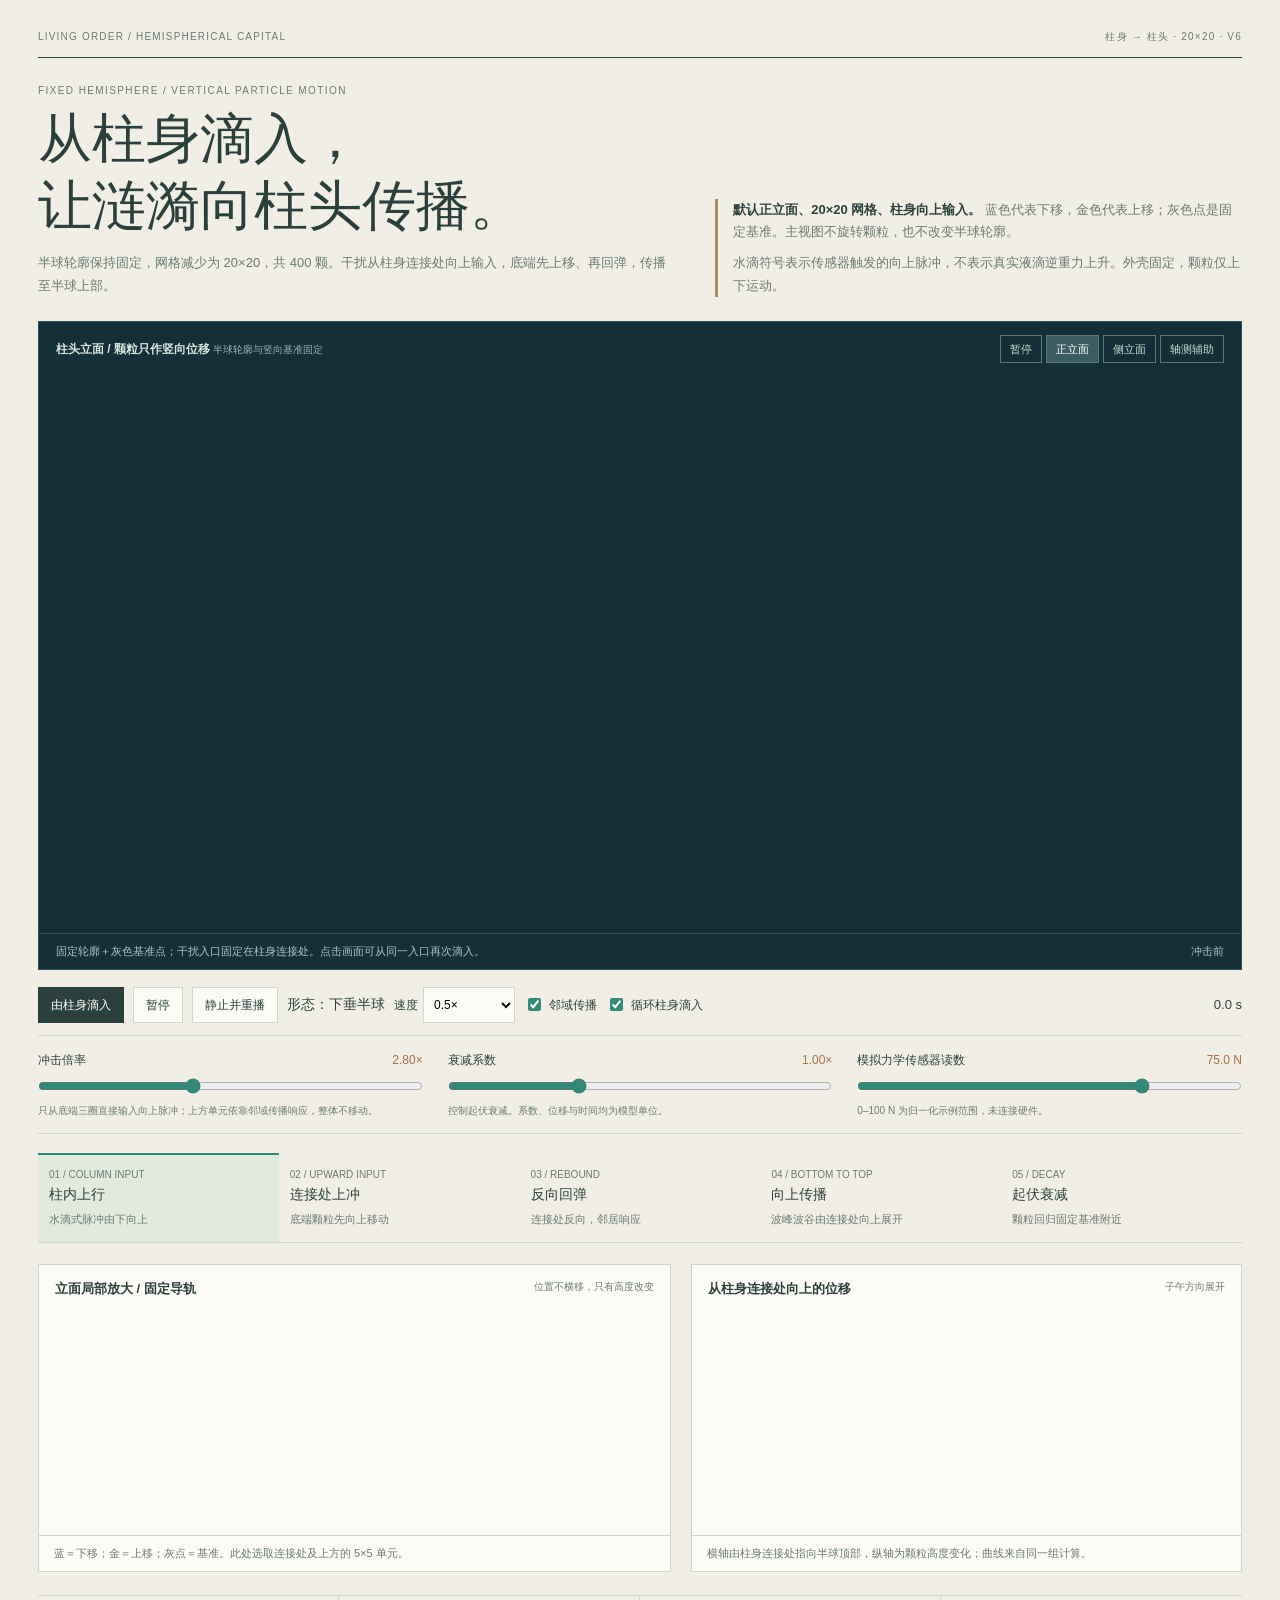
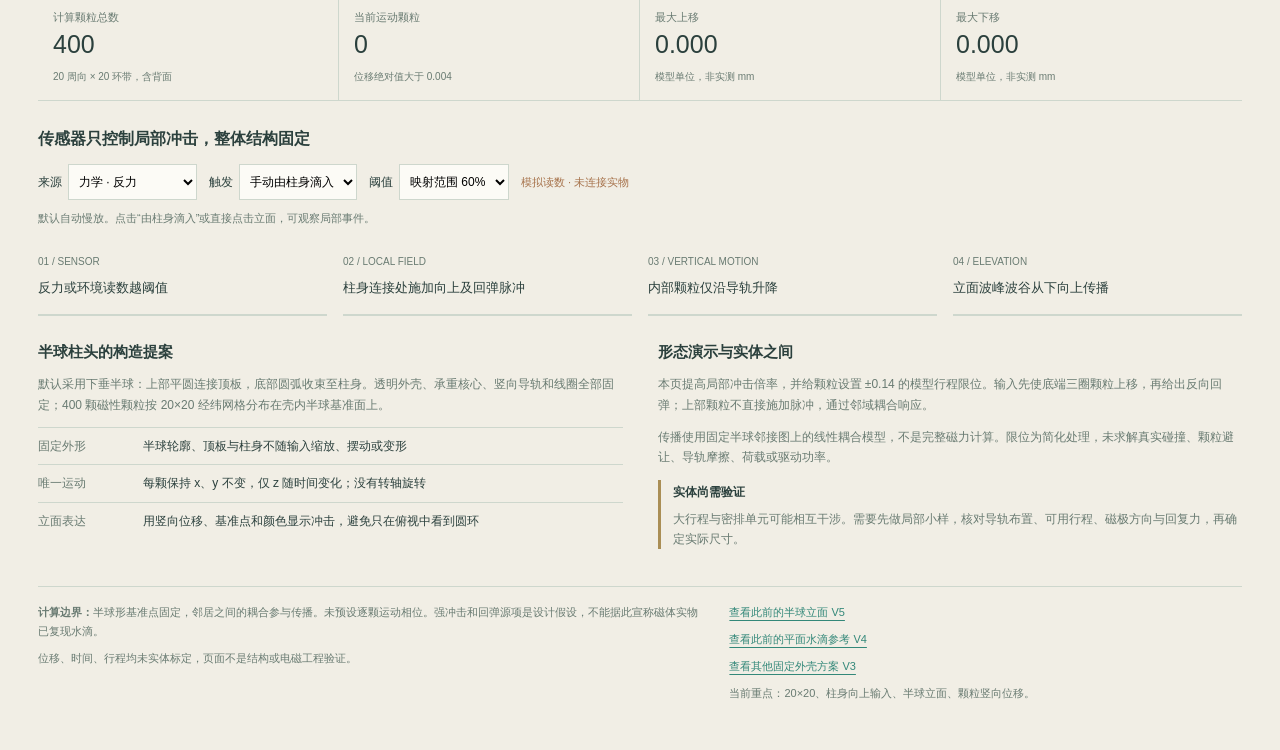
<file: src/history/v6/page.template.html>
<!doctype html><html lang="zh-CN"><head><meta charset="utf-8"><meta name="viewport" content="width=device-width,initial-scale=1"><title>半球柱头 · 柱身向上干扰 · 20×20 V6</title><meta name="description" content="固定半球柱头，20×20共400颗磁体颗粒。水滴式脉冲从柱身连接处向上输入，颗粒只沿竖向运动。"><style>
:root{--bg:#f1eee5;--ink:#2b403d;--muted:#697b72;--line:#ced7cd;--green:#338879;--blue:#5688b7;--gold:#d9ad61;--paper:#fcfbf6}*{box-sizing:border-box}body{margin:0;background:var(--bg);color:var(--ink);font:14px/1.7 "Segoe UI","Microsoft YaHei",sans-serif}main{max-width:1460px;margin:auto;padding:28px 38px 40px}button,input,select{font:inherit}button{cursor:pointer;color:inherit}button,input,select,a{touch-action:manipulation}button:focus-visible,input:focus-visible,select:focus-visible,a:focus-visible{outline:3px solid var(--green);outline-offset:3px}a{color:var(--green);text-underline-offset:4px}.top{display:flex;justify-content:space-between;gap:18px;border-bottom:1px solid var(--ink);padding-bottom:12px;font-size:10px;letter-spacing:.12em;color:var(--muted)}header{display:grid;grid-template-columns:1.2fr 1fr;align-items:end;gap:45px;padding:24px 0}.eyebrow{font-size:10px;letter-spacing:.14em;color:var(--muted)}h1{font:400 clamp(34px,4.2vw,56px)/1.25 Georgia,SimSun,serif;margin:7px 0 12px}header p{font-size:13px;color:var(--muted);margin:0}.intro{border-left:3px solid #aa8e55;padding-left:15px}.intro b{color:var(--ink)}.visual{background:#142f37;border:1px solid #36515a;min-width:0}.visual-top{padding:13px 17px 0;display:flex;justify-content:space-between;align-items:center;gap:12px;color:#d8e6df;font-size:12px}.visual-top small{font-size:10px;color:#9cb8b7}.view-buttons{display:flex;gap:4px;flex-wrap:wrap}.view-buttons button{border:1px solid #5c787c;color:#c8dbd4;background:transparent;padding:4px 9px;font-size:11px}.view-buttons button[aria-pressed=true]{background:#3b5d62;color:#fff}.main-canvas{height:570px}canvas{display:block;width:100%;height:100%}.visual-footer{border-top:1px solid #36515a;color:#adc4be;padding:8px 17px;font-size:11px;display:flex;justify-content:space-between;gap:15px;flex-wrap:wrap}.controls{display:flex;align-items:center;gap:9px;flex-wrap:wrap;margin:17px 0 12px}.btn{border:1px solid var(--line);background:var(--paper);padding:6px 12px;min-height:36px;font-size:12px}.btn.primary{background:var(--ink);border-color:var(--ink);color:white}.controls label{font-size:12px;display:flex;align-items:center;gap:5px}select{border:1px solid var(--line);background:var(--paper);padding:6px;font-size:12px;min-height:36px}input[type=checkbox],input[type=range]{accent-color:var(--green)}.clock{font-size:13px;font-variant-numeric:tabular-nums;margin-left:auto}.parameters{display:grid;grid-template-columns:repeat(3,1fr);gap:25px;padding:14px 0;border-top:1px solid var(--line);border-bottom:1px solid var(--line)}.range-label{font-size:12px;display:flex;justify-content:space-between;gap:12px}.range-label output{color:#ae7044;font-variant-numeric:tabular-nums}.parameters input[type=range]{display:block;width:100%;margin:8px 0}.parameters p{font-size:10px;color:var(--muted);margin:0}.phases{display:grid;grid-template-columns:repeat(5,1fr);border-bottom:1px solid var(--line);margin:19px 0 21px}.phase{background:transparent;border:0;border-top:2px solid transparent;text-align:left;padding:11px}.phase[aria-pressed=true]{border-top-color:var(--green);background:#e2e9dd}.phase small{display:block;font-size:10px;color:var(--muted)}.phase b{display:block;font-size:14px;font-weight:500}.phase span{font-size:11px;color:var(--muted)}.lower{display:grid;grid-template-columns:1.15fr 1fr;gap:20px}.panel{background:var(--paper);border:1px solid var(--line);min-width:0}.panel-head{padding:13px 16px 0;display:flex;justify-content:space-between;gap:15px;font-size:13px}.panel-head small{color:var(--muted);font-size:10px}.local-canvas,.profile-canvas{height:235px}.caption{padding:8px 15px;border-top:1px solid var(--line);font-size:11px;color:var(--muted)}.stats{display:grid;grid-template-columns:repeat(4,1fr);border-top:1px solid var(--line);border-bottom:1px solid var(--line);margin:23px 0}.stat{padding:12px 15px;border-right:1px solid var(--line)}.stat:last-child{border:0}.stat small{font-size:11px;color:var(--muted);display:block}.stat strong{font-size:25px;font-weight:450;display:block;line-height:1.5;font-variant-numeric:tabular-nums}.stat span{font-size:10px;color:var(--muted)}.section-head{font-size:16px;font-weight:600;margin:24px 0 12px}.sensor-controls{display:flex;align-items:center;gap:12px;flex-wrap:wrap}.sensor-controls label{font-size:12px;display:flex;gap:6px;align-items:center}.badge{font-size:11px;color:#a7734c}.status{min-height:20px;font-size:11px;color:var(--muted);margin:9px 0}.chain{display:grid;grid-template-columns:repeat(4,1fr);gap:16px;margin:20px 0 23px}.chain div{border-bottom:2px solid var(--line);padding-bottom:11px}.chain small{font-size:10px;color:var(--muted)}.chain p{font-size:13px;margin:4px 0}.explain{display:grid;grid-template-columns:1fr 1fr;gap:35px}.explain h3{font-size:15px;font-weight:600;margin:0 0 10px}.explain p{font-size:12px;color:var(--muted);margin:0 0 12px}.spec{display:grid;grid-template-columns:90px 1fr;gap:15px;border-top:1px solid var(--line);padding:8px 0;font-size:12px}.spec span:first-child{color:var(--muted)}.note{border-left:3px solid #aa8e55;padding-left:12px;margin-top:12px}.note b{font-size:12px}.note p{margin-top:5px}.foot{border-top:1px solid var(--line);padding-top:16px;margin-top:25px;display:grid;grid-template-columns:1.3fr 1fr;gap:25px;font-size:11px;color:var(--muted)}.foot p{margin:0 0 8px}button:disabled,input:disabled{opacity:.45;cursor:default}@media(max-width:850px){main{padding:22px}.main-canvas{height:510px}.parameters{gap:15px}.visual-top{align-items:start}}@media(max-width:650px){main{padding:17px 13px}header,.lower,.explain,.foot{grid-template-columns:1fr;gap:19px}.main-canvas{height:440px}.visual-top{padding:12px 12px 0;display:block}.visual-top small{display:none}.view-buttons{margin-top:9px}.visual-footer{padding:8px 12px}.parameters{grid-template-columns:1fr;gap:12px}.phases{grid-template-columns:repeat(3,1fr)}.chain{grid-template-columns:1fr 1fr}.stats{grid-template-columns:1fr 1fr}.stat{border-bottom:1px solid var(--line)}.clock{margin-left:0}.btn,select{min-height:44px}.view-buttons button{min-height:36px}.top{font-size:9px}}@media print{.controls,.parameters,.phases,.sensor-controls{display:none}.visual,.lower{break-inside:avoid}}
</style></head><body><main>
<div class="top"><span>LIVING ORDER / HEMISPHERICAL CAPITAL</span><span>柱身 → 柱头 · 20×20 · V6</span></div>
<header><div><div class="eyebrow">FIXED HEMISPHERE / VERTICAL PARTICLE MOTION</div><h1>从柱身滴入，<br>让涟漪向柱头传播。</h1><p>半球轮廓保持固定，网格减少为 20×20，共 400 颗。干扰从柱身连接处向上输入，底端先上移、再回弹，传播至半球上部。</p></div><div class="intro"><p><b>默认正立面、20×20 网格、柱身向上输入。</b> 蓝色代表下移，金色代表上移；灰色点是固定基准。主视图不旋转颗粒，也不改变半球轮廓。</p><p style="margin-top:9px">水滴符号表示传感器触发的向上脉冲，不表示真实液滴逆重力上升。外壳固定，颗粒仅上下运动。</p></div></header>
<section class="visual"><div class="visual-top"><div><b>柱头立面 / 颗粒只作竖向位移</b> <small>半球轮廓与竖向基准固定</small></div><div class="view-buttons"><button id="play-top">暂停</button><button data-view="front" aria-pressed="true">正立面</button><button data-view="side" aria-pressed="false">侧立面</button><button data-view="iso" aria-pressed="false">轴测辅助</button></div></div><div class="main-canvas"><canvas id="main-view" role="img" aria-label="固定半球形柱头的正立面，干扰从柱身向柱头输入，内部颗粒沿固定竖向导轨先上移、反向回弹并向上传播。"></canvas></div><div class="visual-footer"><span>固定轮廓＋灰色基准点；干扰入口固定在柱身连接处。点击画面可从同一入口再次滴入。</span><span id="phase-label">冲击前</span></div></section>
<div class="controls"><button class="btn primary" id="impact">由柱身滴入</button><button class="btn" id="play">暂停</button><button class="btn" id="reset">静止并重播</button><span>形态：下垂半球</span><input id="orientation" type="hidden" value="down"><label>速度 <select id="speed"><option value="0.25">慢放 0.25×</option><option value="0.5" selected>0.5×</option><option value="1">1×</option></select></label><label><input id="coupled" type="checkbox" checked>邻域传播</label><label><input id="loop" type="checkbox" checked>循环柱身滴入</label><span id="clock" class="clock">0.0 s</span></div>
<div class="parameters"><div><label class="range-label" for="strength"><span>冲击倍率</span><output id="strength-value">2.80×</output></label><input id="strength" type="range" min="100" max="550" step="10" value="280"><p>只从底端三圈直接输入向上脉冲；上方单元依靠邻域传播响应，整体不移动。</p></div><div><label class="range-label" for="damping"><span>衰减系数</span><output id="damping-value">1.00×</output></label><input id="damping" type="range" min="40" max="220" value="100"><p>控制起伏衰减。系数、位移与时间均为模型单位。</p></div><div><label class="range-label" for="reading"><span id="reading-label">模拟力学传感器读数</span><output id="reading-value">75.0 N</output></label><input id="reading" type="range" min="0" max="100" value="75"><p id="reading-range">0–100 N 为归一化示例范围，未连接硬件。</p></div></div>
<div class="phases"><button class="phase" data-time="0.45" aria-pressed="true"><small>01 / COLUMN INPUT</small><b>柱内上行</b><span>水滴式脉冲由下向上</span></button><button class="phase" data-time="1.04" aria-pressed="false"><small>02 / UPWARD INPUT</small><b>连接处上冲</b><span>底端颗粒先向上移动</span></button><button class="phase" data-time="1.28" aria-pressed="false"><small>03 / REBOUND</small><b>反向回弹</b><span>连接处反向，邻居响应</span></button><button class="phase" data-time="2.8" aria-pressed="false"><small>04 / BOTTOM TO TOP</small><b>向上传播</b><span>波峰波谷由连接处向上展开</span></button><button class="phase" data-time="4.8" aria-pressed="false"><small>05 / DECAY</small><b>起伏衰减</b><span>颗粒回归固定基准附近</span></button></div>
<div class="lower"><div class="panel"><div class="panel-head"><b>立面局部放大 / 固定导轨</b><small>位置不横移，只有高度改变</small></div><div class="local-canvas"><canvas id="local-view" role="img" aria-label="立面局部放大，灰点为静止基准，各颗粒只沿竖直导轨上下移动。"></canvas></div><div class="caption">蓝＝下移；金＝上移；灰点＝基准。此处选取连接处及上方的 5×5 单元。</div></div><div class="panel"><div class="panel-head"><b>从柱身连接处向上的位移</b><small>子午方向展开</small></div><div class="profile-canvas"><canvas id="profile-view" role="img" aria-label="从柱身连接处到半球顶部，各环带颗粒的竖向位移。"></canvas></div><div class="caption">横轴由柱身连接处指向半球顶部，纵轴为颗粒高度变化；曲线来自同一组计算。</div></div></div>
<div class="stats"><div class="stat"><small>计算颗粒总数</small><strong>400</strong><span>20 周向 × 20 环带，含背面</span></div><div class="stat"><small>当前运动颗粒</small><strong id="moving-count">0</strong><span>位移绝对值大于 0.004</span></div><div class="stat"><small>最大上移</small><strong id="up-value">0.000</strong><span>模型单位，非实测 mm</span></div><div class="stat"><small>最大下移</small><strong id="down-value">0.000</strong><span>模型单位，非实测 mm</span></div></div>
<h2 class="section-head">传感器只控制局部冲击，整体结构固定</h2><div class="sensor-controls"><label>来源 <select id="sensor"><option value="force">力学 · 反力</option><option value="light">光学 · 照度</option><option value="temperature">温湿度 · 温度</option><option value="humidity">温湿度 · 相对湿度</option></select></label><label>触发 <select id="trigger"><option value="manual">手动由柱身滴入</option><option value="threshold">读数越阈值</option></select></label><label>阈值 <select id="threshold"><option value="0.4">映射范围 40%</option><option value="0.6" selected>映射范围 60%</option><option value="0.8">映射范围 80%</option></select></label><span class="badge">模拟读数 · 未连接实物</span></div><p class="status" id="status" role="status" aria-live="polite">默认自动慢放。点击“由柱身滴入”或直接点击立面，可观察局部事件。</p>
<div class="chain"><div><small>01 / SENSOR</small><p>反力或环境读数越阈值</p></div><div><small>02 / LOCAL FIELD</small><p>柱身连接处施加向上及回弹脉冲</p></div><div><small>03 / VERTICAL MOTION</small><p>内部颗粒仅沿导轨升降</p></div><div><small>04 / ELEVATION</small><p>立面波峰波谷从下向上传播</p></div></div>
<div class="explain"><div><h3>半球柱头的构造提案</h3><p>默认采用下垂半球：上部平圆连接顶板，底部圆弧收束至柱身。透明外壳、承重核心、竖向导轨和线圈全部固定；400 颗磁性颗粒按 20×20 经纬网格分布在壳内半球基准面上。</p><div class="spec"><span>固定外形</span><span>半球轮廓、顶板与柱身不随输入缩放、摆动或变形</span></div><div class="spec"><span>唯一运动</span><span>每颗保持 x、y 不变，仅 z 随时间变化；没有转轴旋转</span></div><div class="spec"><span>立面表达</span><span>用竖向位移、基准点和颜色显示冲击，避免只在俯视中看到圆环</span></div></div><div><h3>形态演示与实体之间</h3><p>本页提高局部冲击倍率，并给颗粒设置 ±0.14 的模型行程限位。输入先使底端三圈颗粒上移，再给出反向回弹；上部颗粒不直接施加脉冲，通过邻域耦合响应。</p><p>传播使用固定半球邻接图上的线性耦合模型，不是完整磁力计算。限位为简化处理，未求解真实碰撞、颗粒避让、导轨摩擦、荷载或驱动功率。</p><div class="note"><b>实体尚需验证</b><p>大行程与密排单元可能相互干涉。需要先做局部小样，核对导轨布置、可用行程、磁极方向与回复力，再确定实际尺寸。</p></div></div></div>
<footer class="foot"><div><p><b>计算边界：</b>半球形基准点固定，邻居之间的耦合参与传播。未预设逐颗运动相位。强冲击和回弹源项是设计假设，不能据此宣称磁体实物已复现水滴。</p><p>位移、时间、行程均未实体标定，页面不是结构或电磁工程验证。</p></div><div><p><a href="archive/hemisphere-v5.html">查看此前的半球立面 V5</a></p><p><a href="archive/ripple-v4.html">查看此前的平面水滴参考 V4</a></p><p><a href="archive/magnet-v3.html">查看其他固定外壳方案 V3</a></p><p>当前重点：20×20、柱身向上输入、半球立面、颗粒竖向位移。</p></div></footer>
</main><script>
/*__ENGINE__*/
/*__APP__*/
</script></body></html>
</file>
